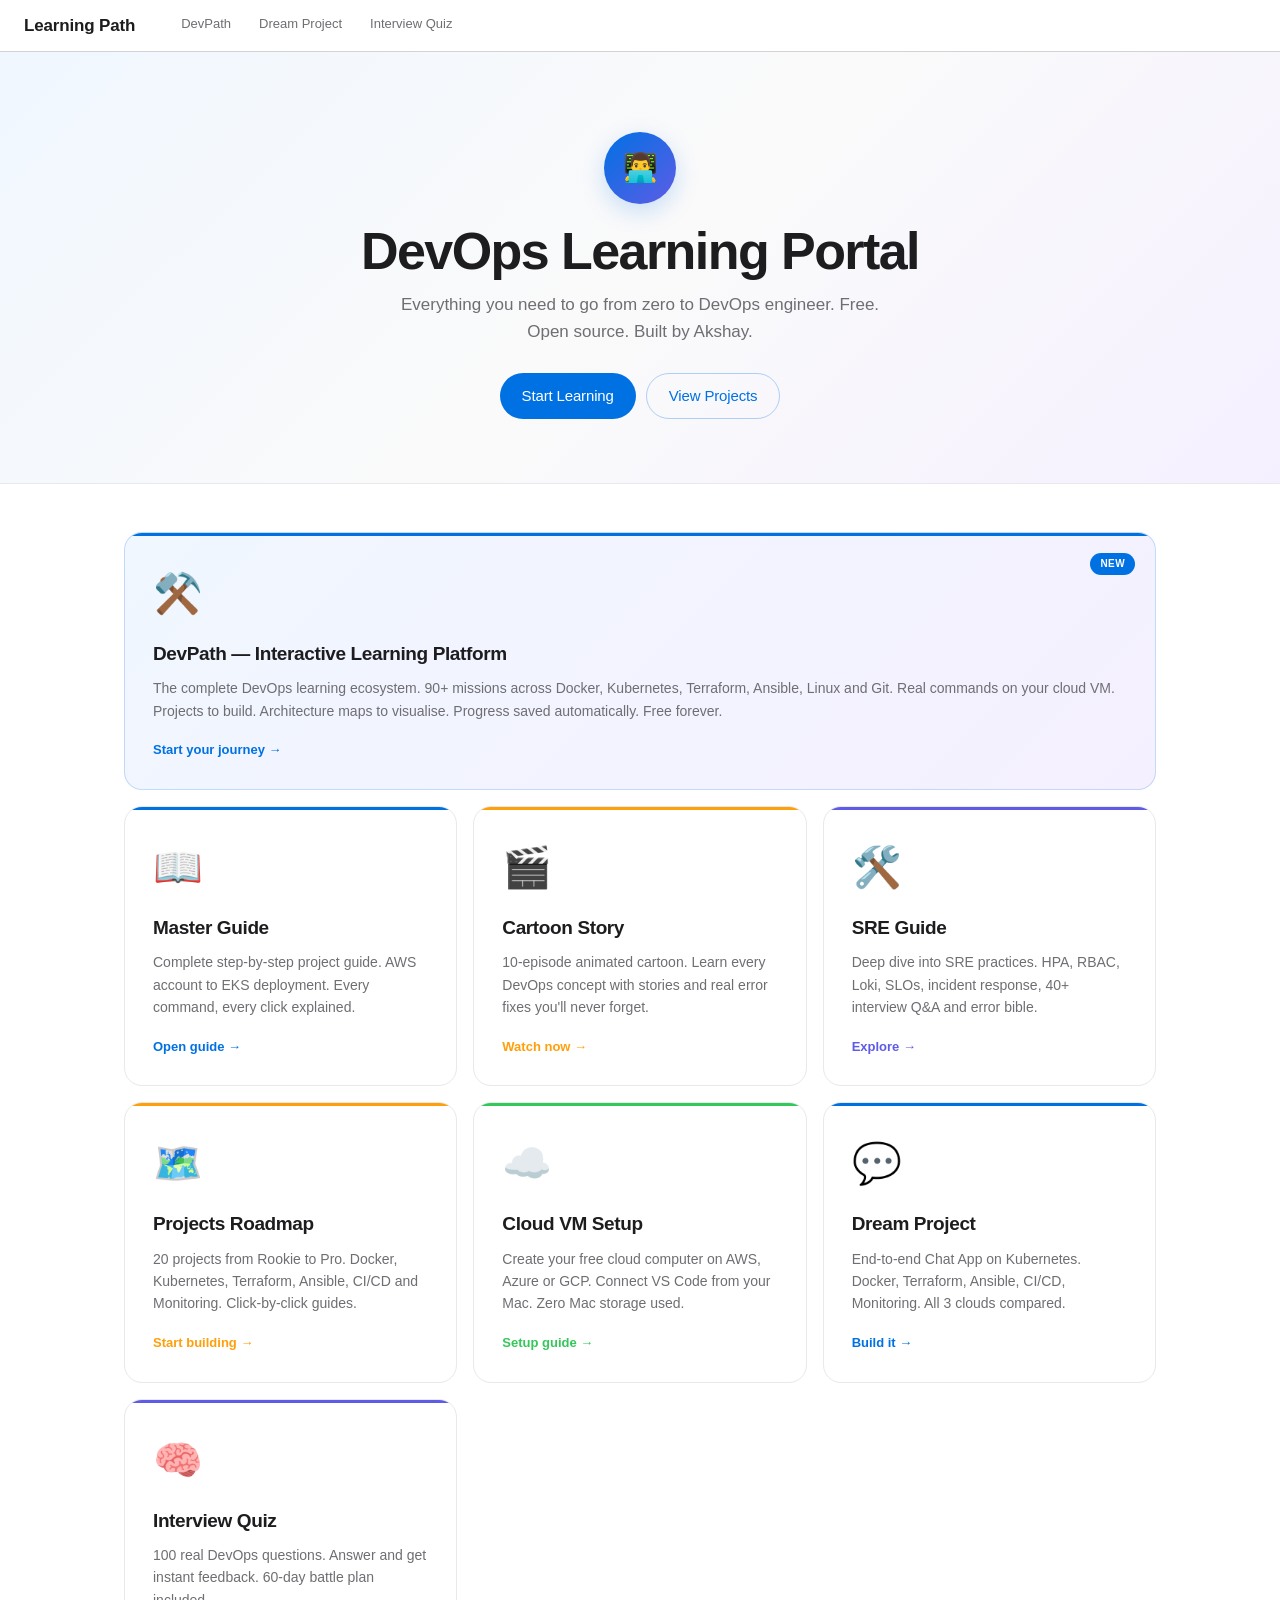
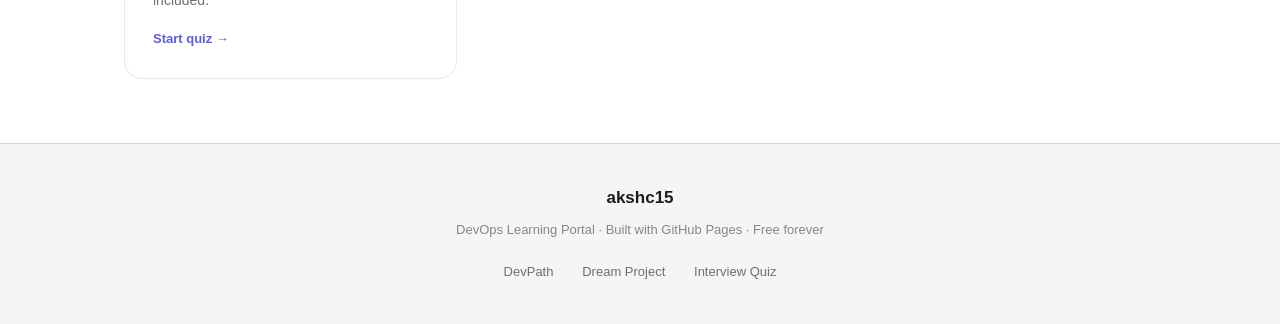
<file: index.html>
<!DOCTYPE html>
<html lang="en">
<head>
<meta charset="UTF-8">
<meta name="viewport" content="width=device-width, initial-scale=1.0">
<title>akshc15 — DevOps Learning Portal</title>
<link rel="stylesheet" href="css/main.css">
<style>
  .hero-gradient {
    background: linear-gradient(135deg, #f0f7ff 0%, #fafafa 50%, #f5f0ff 100%);
    border-bottom: 1px solid #e8e8ed;
    padding: 80px 24px 64px;
    text-align: center;
  }
  .avatar {
    width: 72px; height: 72px;
    border-radius: 50%;
    background: linear-gradient(135deg, #0071e3, #5e5ce6);
    display: flex; align-items: center; justify-content: center;
    font-size: 28px;
    margin: 0 auto 20px;
    box-shadow: 0 8px 24px rgba(0,113,227,0.2);
  }
  .portal-grid {
    display: grid;
    grid-template-columns: repeat(auto-fill, minmax(300px, 1fr));
    gap: 16px;
    max-width: 1080px;
    margin: 48px auto 0;
    padding: 0 24px;
  }
  .portal-card {
    background: white;
    border: 1px solid #e8e8ed;
    border-radius: 18px;
    padding: 28px;
    text-decoration: none;
    display: block;
    transition: all 0.25s;
    position: relative;
    overflow: hidden;
  }
  .portal-card::before {
    content: '';
    position: absolute;
    top: 0; left: 0; right: 0;
    height: 3px;
    background: var(--card-color, #0071e3);
    border-radius: 18px 18px 0 0;
  }
  .portal-card:hover {
    transform: translateY(-4px);
    box-shadow: 0 12px 40px rgba(0,0,0,0.08);
    border-color: rgba(0,113,227,0.2);
  }
  .card-icon {
    font-size: 40px;
    margin-bottom: 14px;
    display: block;
  }
  .card-title {
    font-size: 19px;
    font-weight: 700;
    color: #1d1d1f;
    letter-spacing: -0.02em;
    margin-bottom: 8px;
  }
  .card-desc {
    font-size: 14px;
    color: #6e6e73;
    line-height: 1.6;
    margin-bottom: 18px;
  }
  .card-link {
    font-size: 13px;
    font-weight: 600;
    color: var(--card-color, #0071e3);
    display: flex;
    align-items: center;
    gap: 4px;
  }
  .featured {
    background: linear-gradient(135deg, #f0f7ff, #f5f0ff);
    border-color: rgba(0,113,227,0.2);
  }
  .new-badge {
    position: absolute;
    top: 20px; right: 20px;
    font-size: 10px;
    font-weight: 700;
    color: white;
    background: #0071e3;
    padding: 3px 10px;
    border-radius: 100px;
    letter-spacing: 0.04em;
    text-transform: uppercase;
  }
</style>
</head>
<body>

<!-- NAV -->
<nav class="nav">
  <a href="index.html" class="nav-brand">Learning Path</a>
  <div class="nav-links">
    <a href="devpath.html">DevPath</a>
    <a href="dream-project.html">Dream Project</a>
    <a href="dream-interview.html">Interview Quiz</a>
  </div>
</nav>

<!-- HERO -->
<div class="hero-gradient">
  <div class="avatar">👨‍💻</div>
  <h1 style="font-size:clamp(32px,5vw,52px);letter-spacing:-.03em;margin-bottom:12px;">
    DevOps Learning Portal
  </h1>
  <p style="font-size:17px;color:#6e6e73;max-width:480px;margin:0 auto 28px;line-height:1.6;">
    Everything you need to go from zero to
    DevOps engineer. Free. Open source. Built by Akshay.
  </p>
  <div style="display:flex;gap:10px;justify-content:center;flex-wrap:wrap;">
    <a href="devpath.html" class="btn btn-blue">
      Start Learning
    </a>
    <a href="dream-project.html" class="btn btn-outline">
      View Projects
    </a>
  </div>
</div>

<!-- CARDS GRID -->
<div class="portal-grid">

  <!-- DEVPATH — FEATURED -->
  <a href="devpath.html" class="portal-card featured"
    style="--card-color:#0071e3;grid-column:1/-1;">
    <span class="new-badge">New</span>
    <span class="card-icon">⚒️</span>
    <div class="card-title">DevPath — Interactive Learning Platform</div>
    <p class="card-desc">
      The complete DevOps learning ecosystem.
      90+ missions across Docker, Kubernetes, Terraform,
      Ansible, Linux and Git. Real commands on your cloud VM.
      Projects to build. Architecture maps to visualise.
      Progress saved automatically. Free forever.
    </p>
    <div class="card-link">Start your journey →</div>
  </a>

  <!-- MASTER GUIDE -->
  <a href="devops-mastery-guide.html" class="portal-card"
    style="--card-color:#0071e3;">
    <span class="card-icon">📖</span>
    <div class="card-title">Master Guide</div>
    <p class="card-desc">
      Complete step-by-step project guide.
      AWS account to EKS deployment.
      Every command, every click explained.
    </p>
    <div class="card-link">Open guide →</div>
  </a>

  <!-- CARTOON -->
  <a href="devops-cartoon.html" class="portal-card"
    style="--card-color:#ff9f0a;">
    <span class="card-icon">🎬</span>
    <div class="card-title">Cartoon Story</div>
    <p class="card-desc">
      10-episode animated cartoon.
      Learn every DevOps concept with stories
      and real error fixes you'll never forget.
    </p>
    <div class="card-link" style="color:#ff9f0a;">Watch now →</div>
  </a>

  <!-- SRE -->
  <a href="apple-devops-portal.html" class="portal-card"
    style="--card-color:#5e5ce6;">
    <span class="card-icon">🛠️</span>
    <div class="card-title">SRE Guide</div>
    <p class="card-desc">
      Deep dive into SRE practices.
      HPA, RBAC, Loki, SLOs, incident response,
      40+ interview Q&amp;A and error bible.
    </p>
    <div class="card-link" style="color:#5e5ce6;">Explore →</div>
  </a>

  <!-- PROJECTS ROADMAP -->
  <a href="projects.html" class="portal-card"
    style="--card-color:#ff9f0a;">
    <span class="card-icon">🗺️</span>
    <div class="card-title">Projects Roadmap</div>
    <p class="card-desc">
      20 projects from Rookie to Pro.
      Docker, Kubernetes, Terraform, Ansible,
      CI/CD and Monitoring. Click-by-click guides.
    </p>
    <div class="card-link" style="color:#ff9f0a;">Start building →</div>
  </a>

  <!-- CLOUD VM -->
  <a href="cloud-setup.html" class="portal-card"
    style="--card-color:#34c759;">
    <span class="card-icon">☁️</span>
    <div class="card-title">Cloud VM Setup</div>
    <p class="card-desc">
      Create your free cloud computer on
      AWS, Azure or GCP. Connect VS Code from
      your Mac. Zero Mac storage used.
    </p>
    <div class="card-link" style="color:#34c759;">Setup guide →</div>
  </a>

  <!-- DREAM PROJECT -->
  <a href="dream-project.html" class="portal-card"
    style="--card-color:#0071e3;">
    <span class="card-icon">💬</span>
    <div class="card-title">Dream Project</div>
    <p class="card-desc">
      End-to-end Chat App on Kubernetes.
      Docker, Terraform, Ansible, CI/CD,
      Monitoring. All 3 clouds compared.
    </p>
    <div class="card-link">Build it →</div>
  </a>

  <!-- INTERVIEW QUIZ -->
  <a href="dream-interview.html" class="portal-card"
    style="--card-color:#5e5ce6;">
    <span class="card-icon">🧠</span>
    <div class="card-title">Interview Quiz</div>
    <p class="card-desc">
      100 real DevOps questions.
      Answer and get instant feedback.
      60-day battle plan included.
    </p>
    <div class="card-link" style="color:#5e5ce6;">Start quiz →</div>
  </a>

</div>

<!-- FOOTER -->
<footer style="margin-top:64px;">
  <div class="f-brand">akshc15</div>
  <p>DevOps Learning Portal · Built with GitHub Pages · Free forever</p>
  <div>
    <a href="devpath.html">DevPath</a>
    <a href="dream-project.html">Dream Project</a>
    <a href="dream-interview.html">Interview Quiz</a>
  </div>
</footer>

<script src="js/app.js"></script>
</body>
</html>
</file>
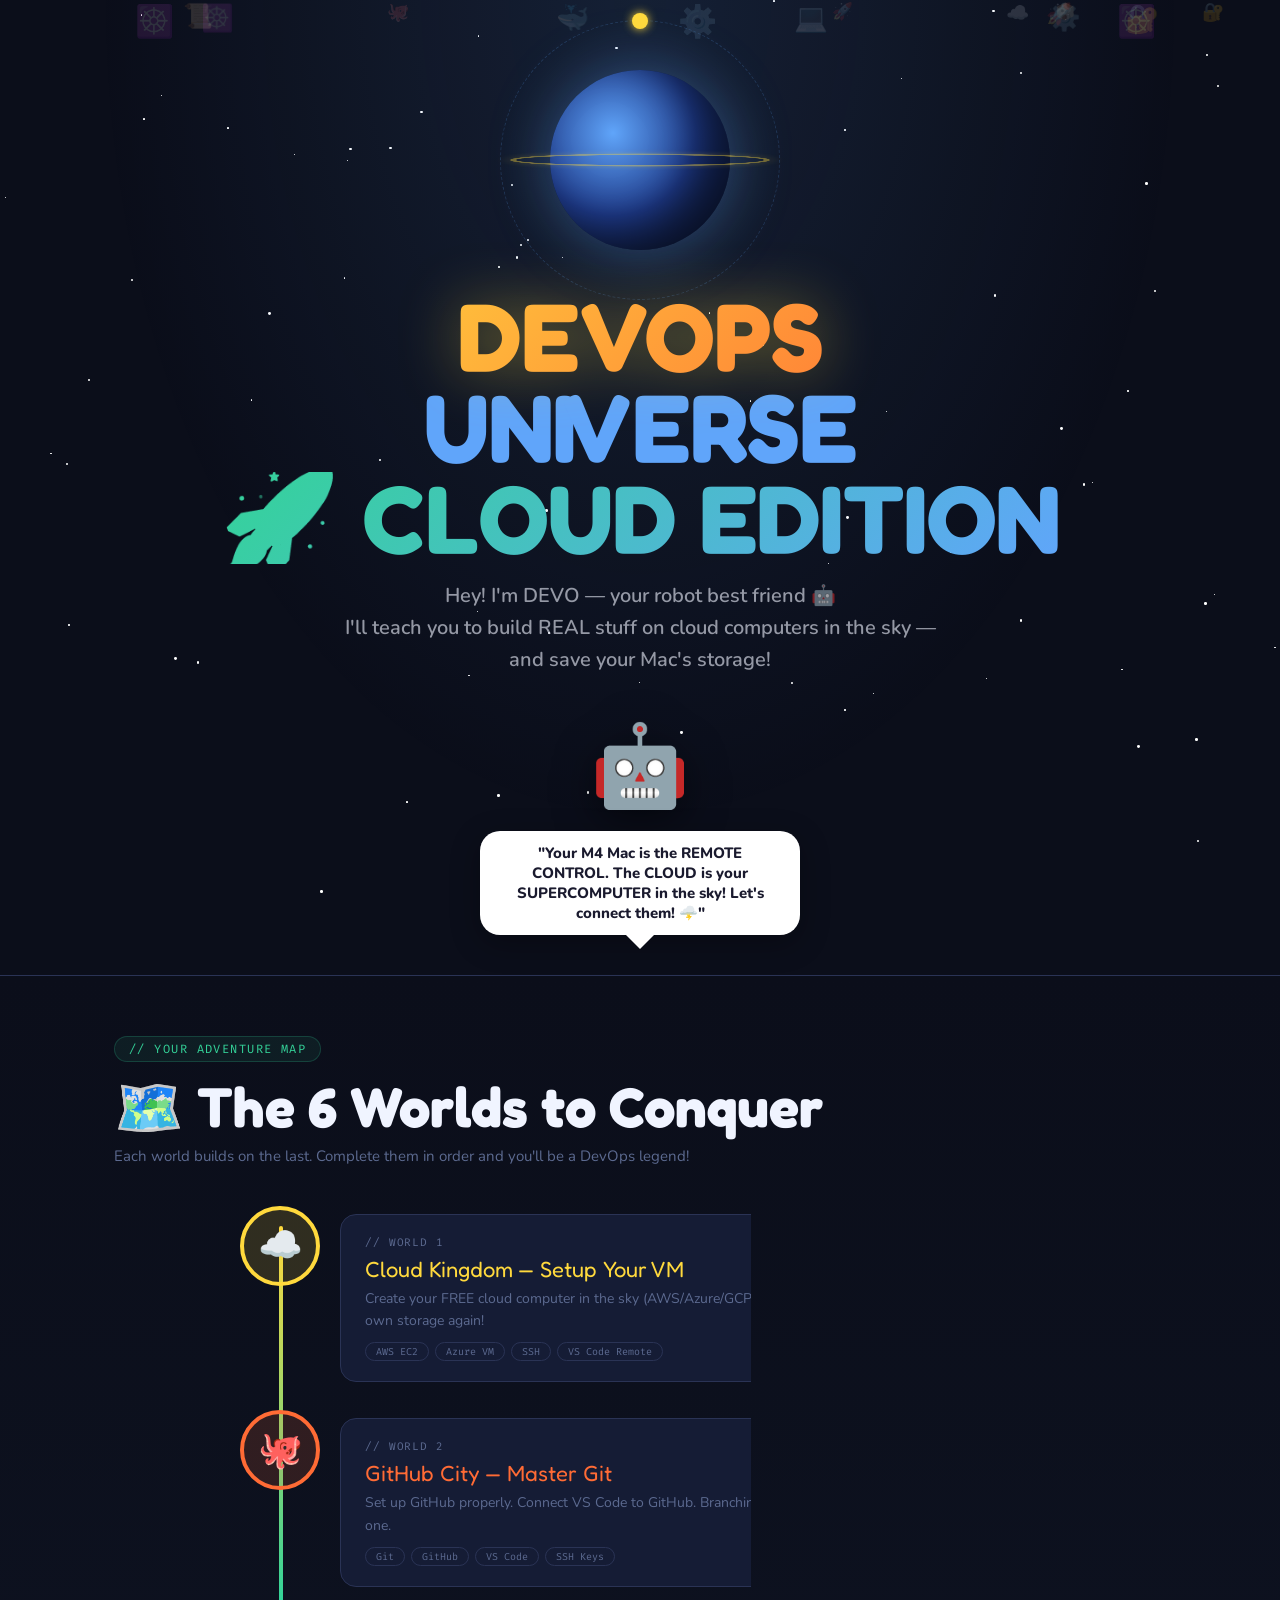
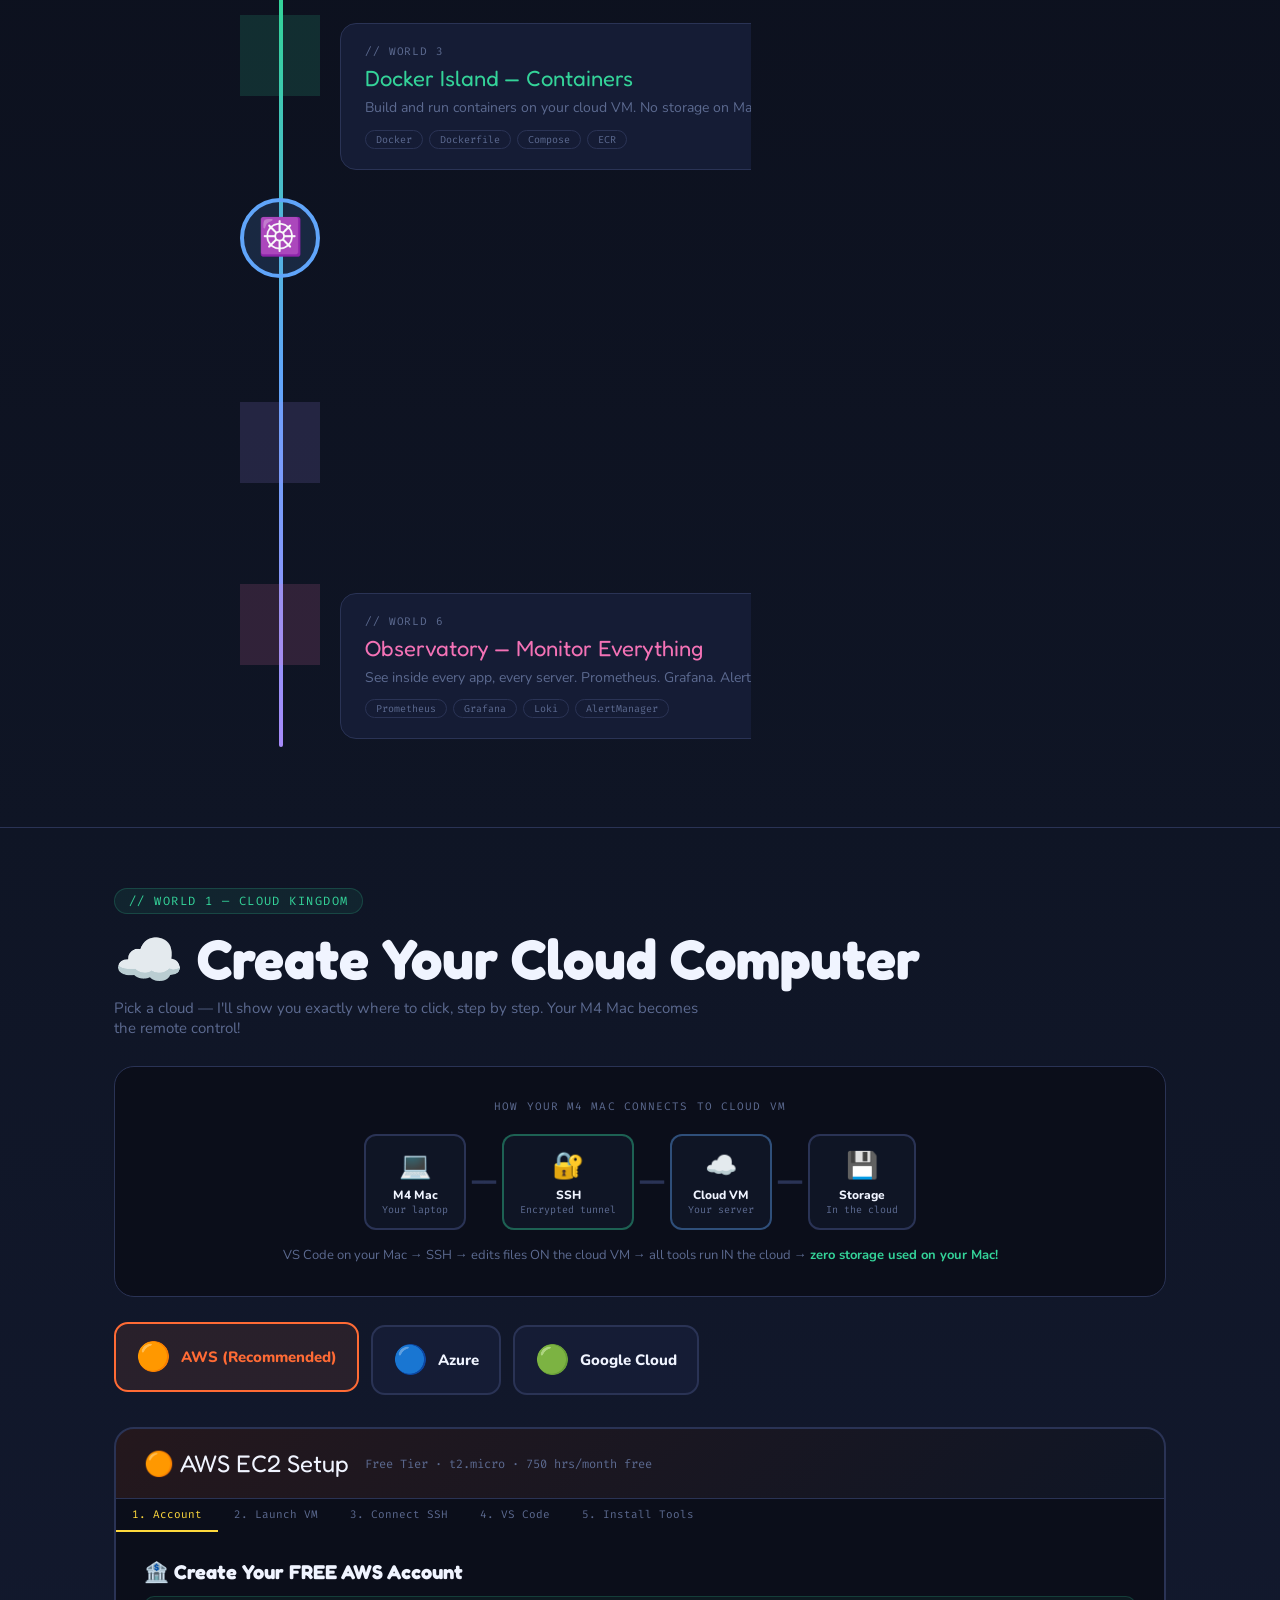
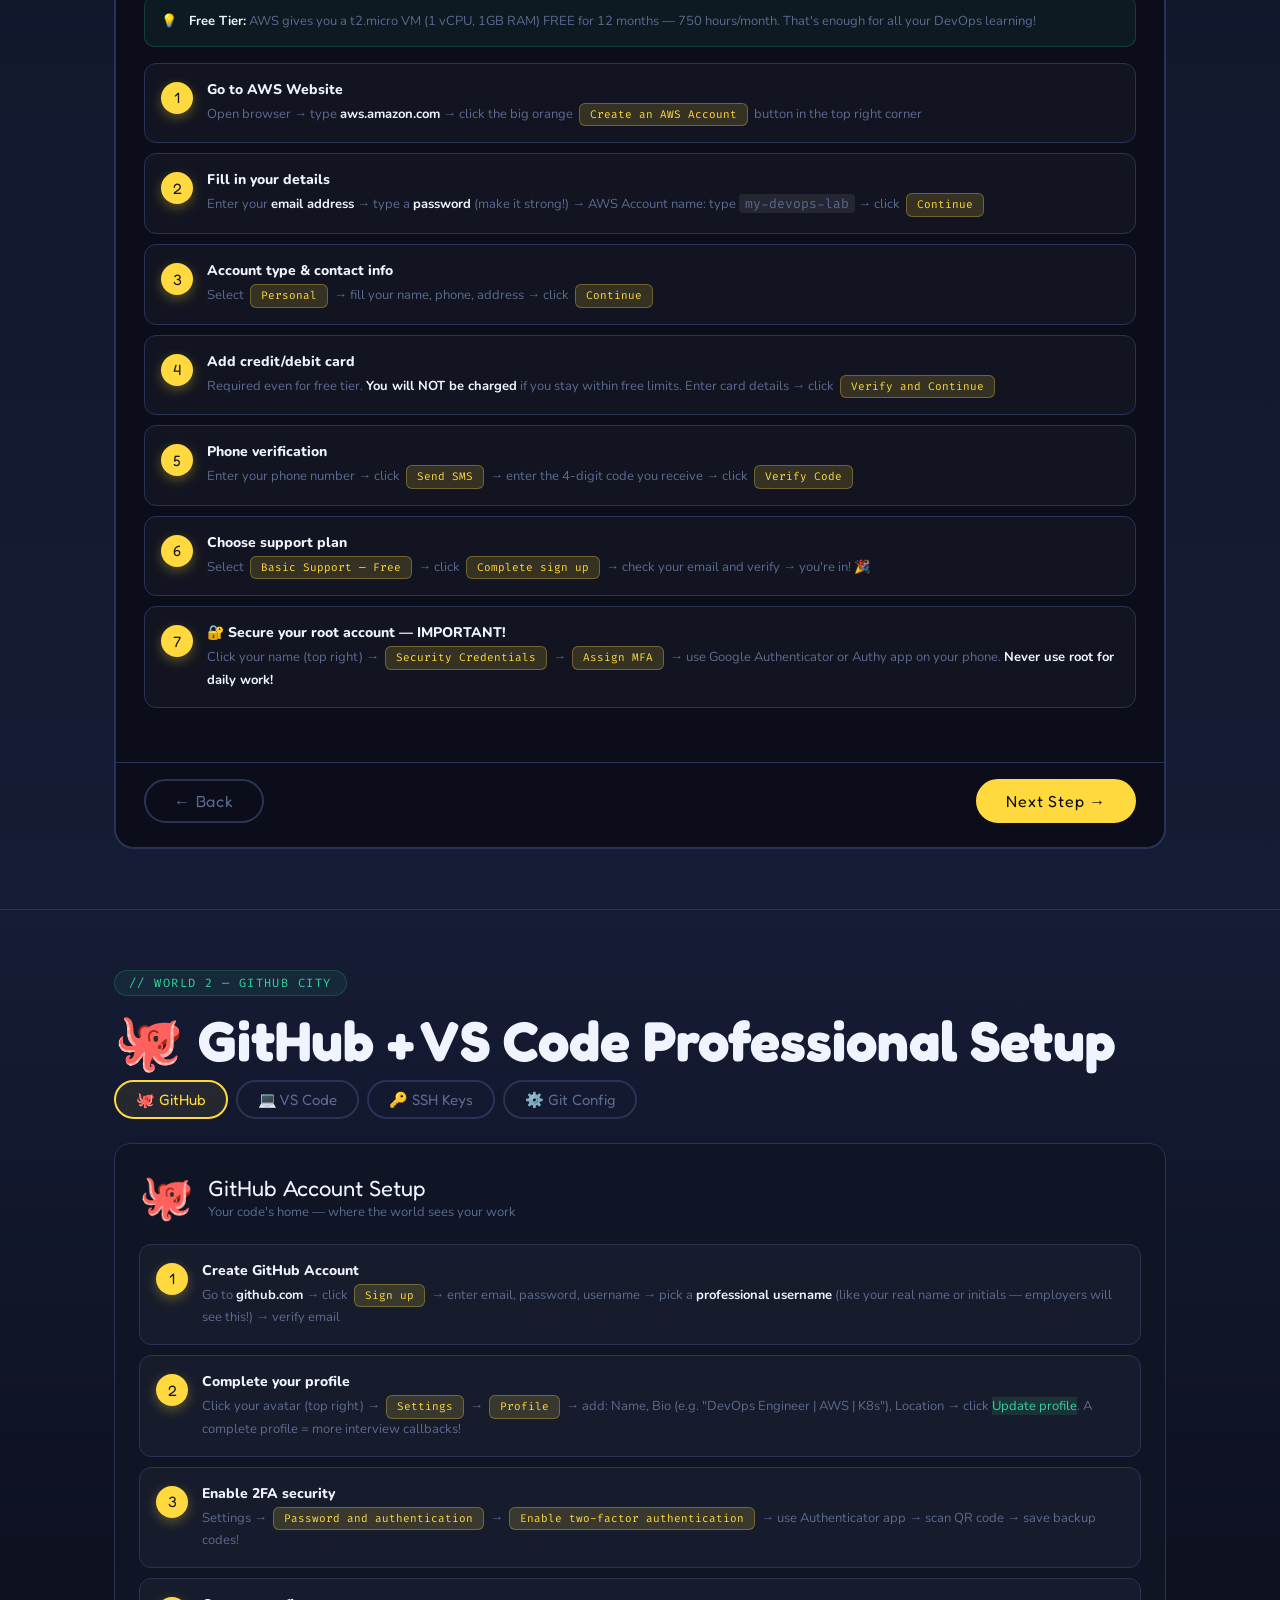
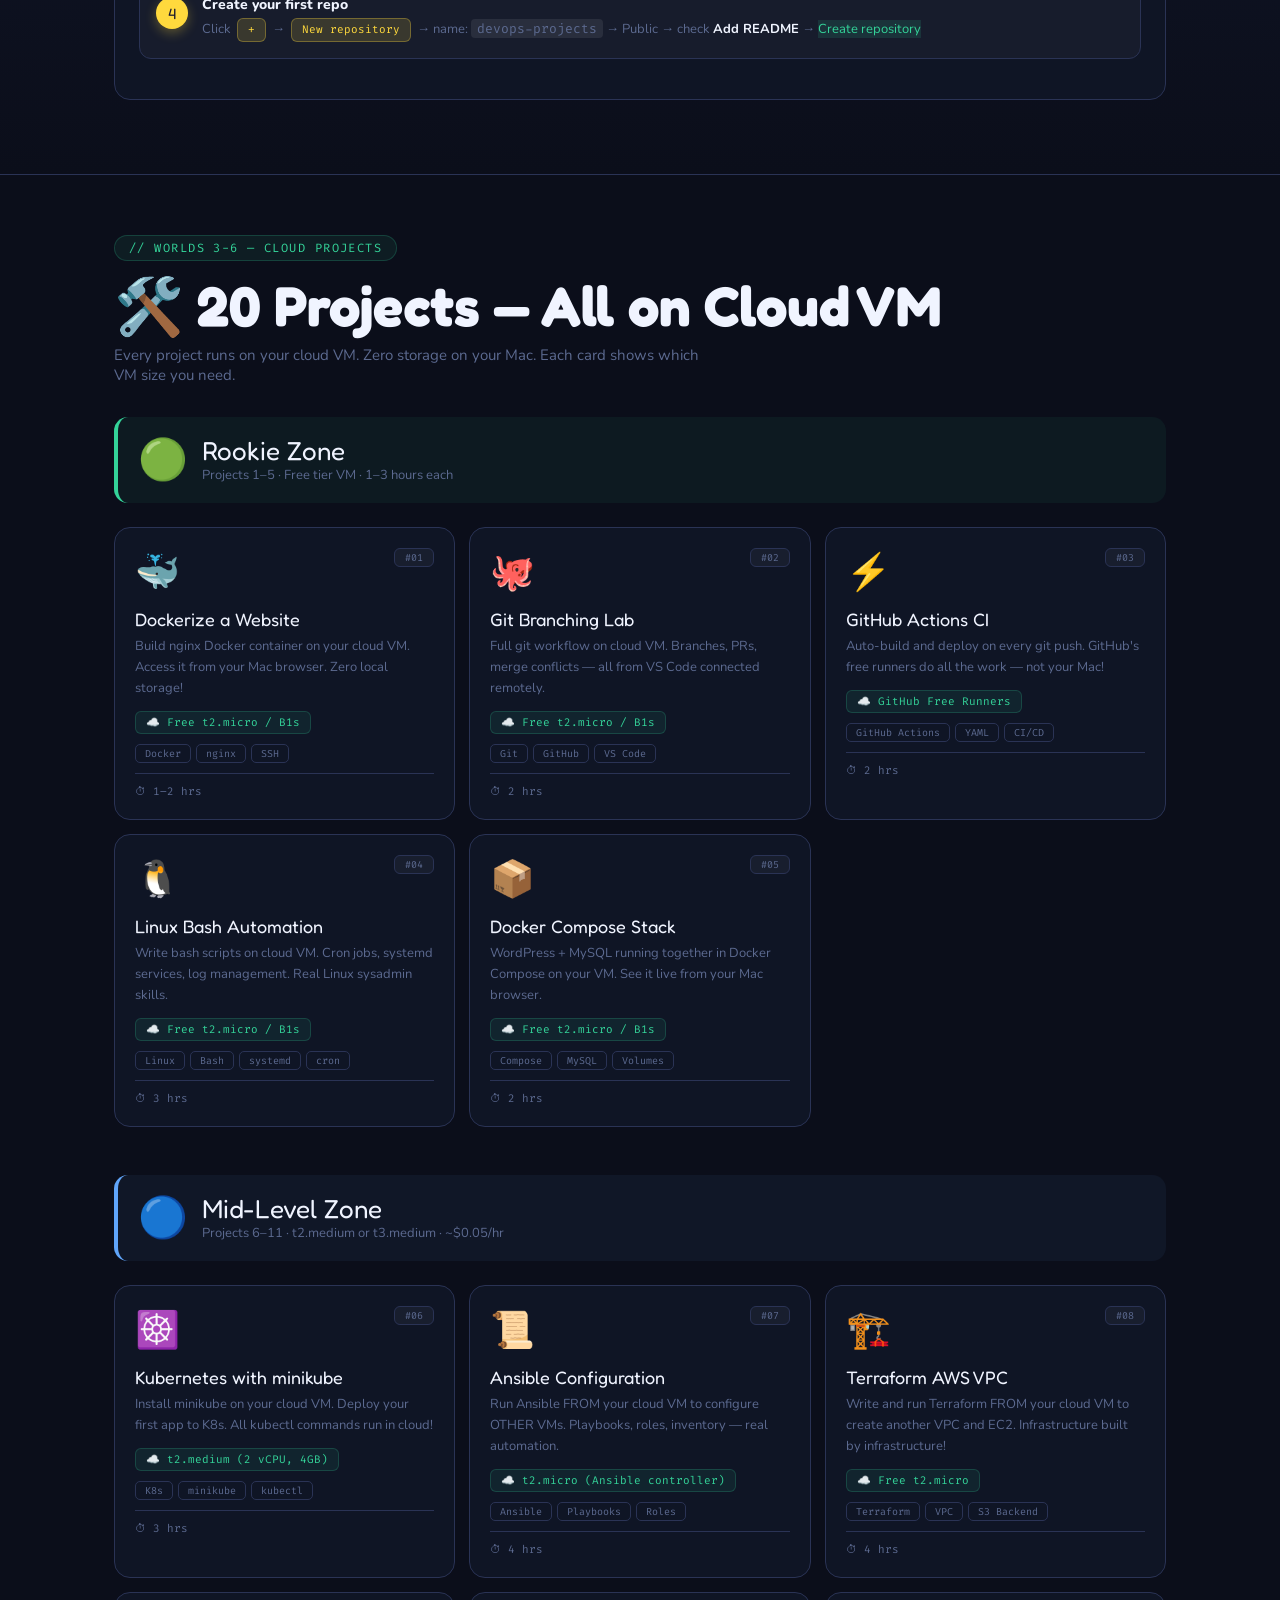
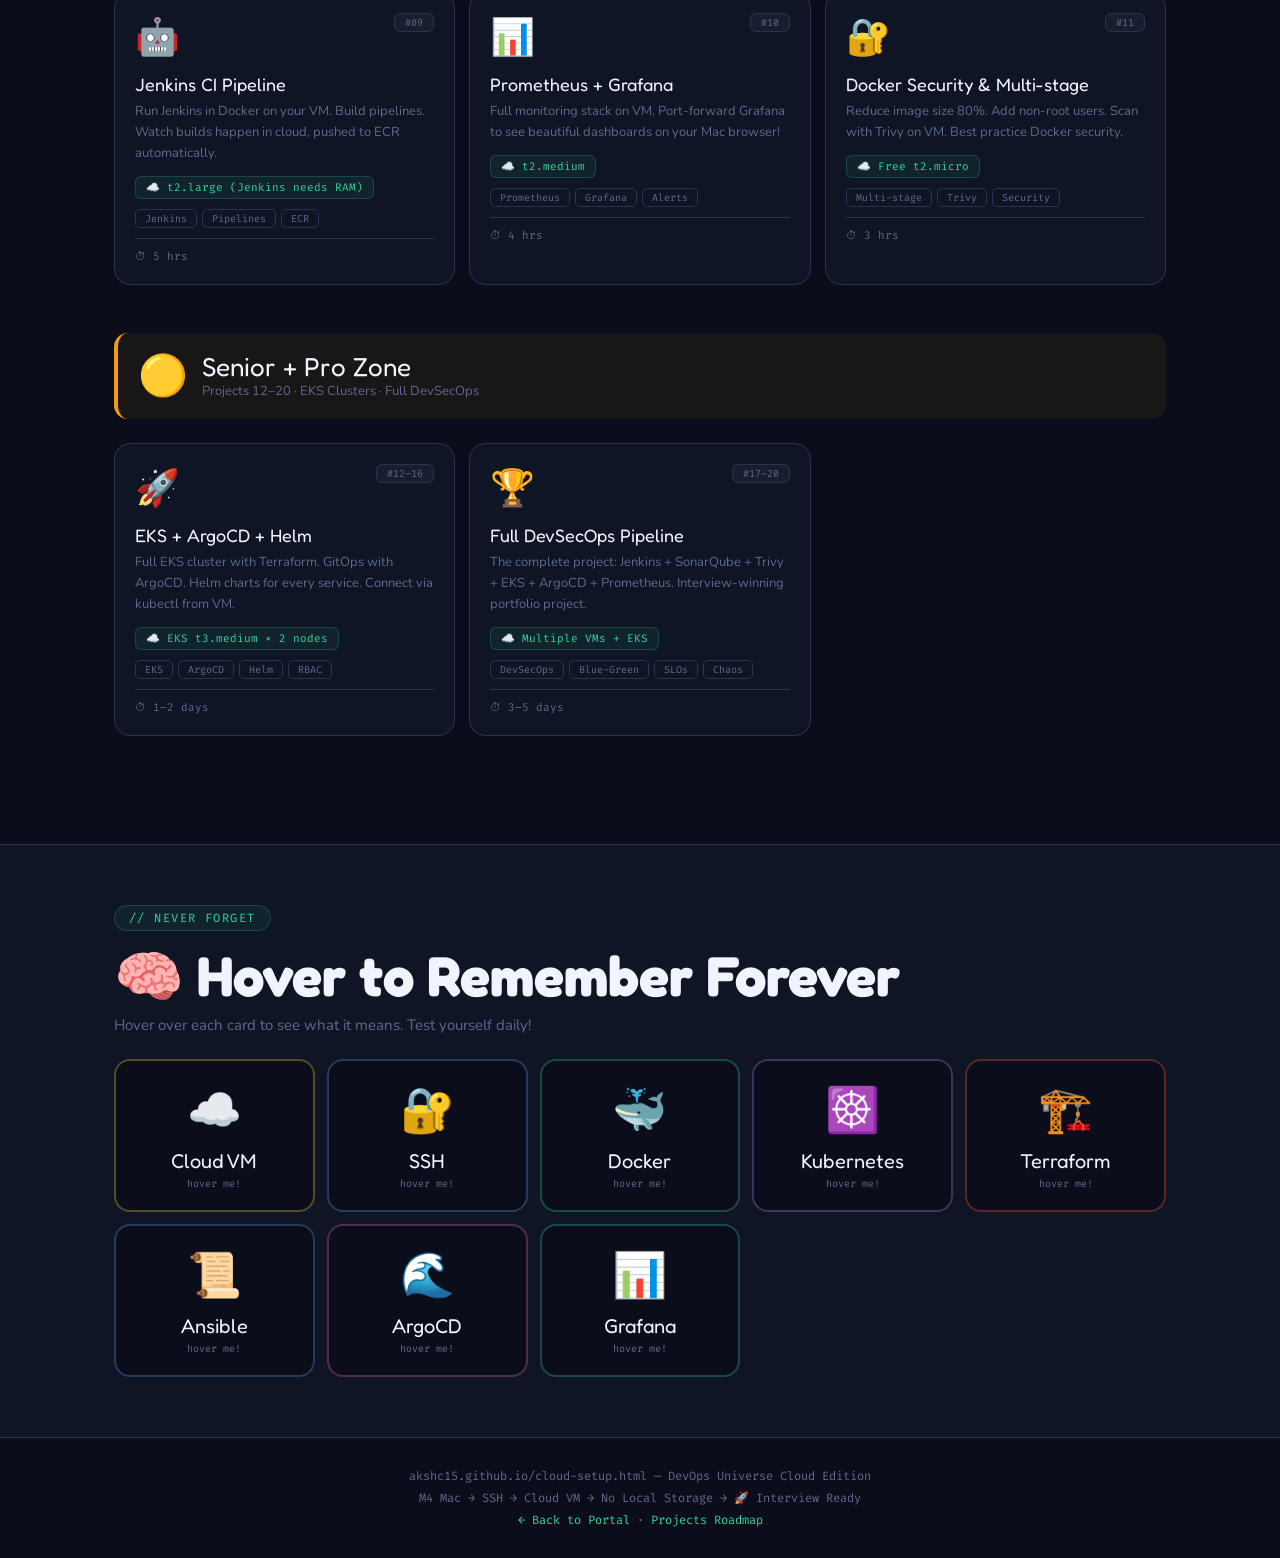
<file: cloud-setup.html>
<!DOCTYPE html>
<html lang="en">
<head>
<meta charset="UTF-8">
<meta name="viewport" content="width=device-width, initial-scale=1.0">
<title>DevOps Universe 🚀 — akshc15</title>
<link href="https://fonts.googleapis.com/css2?family=Fredoka+One&family=Nunito:wght@400;600;700;800;900&family=Fira+Code:wght@400;600&display=swap" rel="stylesheet">
<style>
/* ════════════════════════════════════
   ROOT & RESET
════════════════════════════════════ */
:root {
  --sky:#0b0e1a; --sky2:#0f1525; --sky3:#151c35;
  --sun:#FFD93D; --fire:#FF6B35; --mint:#34d399;
  --sky-blue:#60a5fa; --purple:#a78bfa; --pink:#f472b6;
  --red:#f87171; --white:#f0f4ff; --dim:#2a3355;
  --muted:#5c6a90;
  --fred:'Fredoka One',cursive;
  --nun:'Nunito',sans-serif;
  --code:'Fira Code',monospace;
}
*{margin:0;padding:0;box-sizing:border-box;}
html{scroll-behavior:smooth;}
body{
  background:var(--sky);
  font-family:var(--nun);
  color:var(--white);
  overflow-x:hidden;
  cursor:url("data:image/svg+xml,%3Csvg xmlns='http://www.w3.org/2000/svg' width='32' height='32' viewBox='0 0 32 32'%3E%3Ctext y='24' font-size='24'%3E🚀%3C/text%3E%3C/svg%3E") 0 0, auto;
}

/* ════════════════════════════════════
   FLOATING PARTICLES
════════════════════════════════════ */
#particles{position:fixed;inset:0;pointer-events:none;z-index:0;overflow:hidden;}
.star{
  position:absolute;border-radius:50%;
  background:white;
  animation:starTwinkle var(--d,3s) var(--delay,0s) infinite alternate;
}
@keyframes starTwinkle{from{opacity:.2;transform:scale(1)}to{opacity:1;transform:scale(1.5)}}
.floaty{
  position:absolute;font-size:var(--fs,24px);
  animation:floatUp var(--fd,8s) var(--fdelay,0s) infinite linear;
  opacity:.15;pointer-events:none;
}
@keyframes floatUp{
  0%{transform:translateY(100vh) rotate(0deg);opacity:0}
  10%{opacity:.15}
  90%{opacity:.15}
  100%{transform:translateY(-100px) rotate(360deg);opacity:0}
}

/* ════════════════════════════════════
   HERO — THE UNIVERSE
════════════════════════════════════ */
#universe{
  position:relative;z-index:1;
  min-height:100vh;
  display:flex;flex-direction:column;
  align-items:center;justify-content:center;
  text-align:center;padding:60px 20px 40px;
  background:radial-gradient(ellipse at 50% 0%,rgba(96,165,250,.12) 0%,transparent 60%);
}

/* ANIMATED PLANET */
.planet-wrapper{
  position:relative;width:200px;height:200px;
  margin:0 auto 30px;
}
.planet{
  width:180px;height:180px;border-radius:50%;
  background:radial-gradient(circle at 35% 35%,#60a5fa,#1e3a8a,#0a1128);
  box-shadow:0 0 60px rgba(96,165,250,.4),inset -30px -20px 40px rgba(0,0,0,.5);
  animation:planetSpin 20s linear infinite;
  position:relative;overflow:hidden;margin:10px auto;
}
@keyframes planetSpin{from{filter:hue-rotate(0deg)}to{filter:hue-rotate(15deg)}}
.planet-ring{
  position:absolute;top:50%;left:50%;
  width:260px;height:50px;border-radius:50%;
  border:6px solid rgba(255,217,61,.4);
  transform:translate(-50%,-50%) rotateX(75deg);
  box-shadow:0 0 20px rgba(255,217,61,.2);
  pointer-events:none;
}
.planet-orbit{
  position:absolute;inset:-40px;border-radius:50%;
  border:1px dashed rgba(96,165,250,.2);
  animation:orbitSpin 8s linear infinite;
}
@keyframes orbitSpin{from{transform:rotate(0)}to{transform:rotate(360deg)}}
.orbit-dot{
  position:absolute;top:0;left:50%;
  width:16px;height:16px;border-radius:50%;
  background:var(--sun);
  transform:translate(-50%,-50%);
  box-shadow:0 0 10px var(--sun);
}

.hero-title{
  font-family:var(--fred);
  font-size:clamp(42px,9vw,96px);
  line-height:.95;
  margin-bottom:16px;
  animation:heroIn 1s cubic-bezier(.34,1.56,.64,1) both;
}
@keyframes heroIn{from{transform:scale(.5) rotate(-5deg);opacity:0}to{transform:scale(1) rotate(0);opacity:1}}
.hero-title .t1{
  display:block;
  background:linear-gradient(135deg,var(--sun),var(--fire));
  -webkit-background-clip:text;-webkit-text-fill-color:transparent;
  background-clip:text;
  filter:drop-shadow(0 0 30px rgba(255,217,61,.4));
}
.hero-title .t2{color:var(--sky-blue);display:block;}
.hero-title .t3{
  display:block;
  background:linear-gradient(135deg,var(--mint),var(--sky-blue));
  -webkit-background-clip:text;-webkit-text-fill-color:transparent;
  background-clip:text;
}

.hero-sub{
  font-size:clamp(16px,2.5vw,20px);
  color:rgba(240,244,255,.6);
  max-width:600px;margin:0 auto 36px;
  font-weight:600;line-height:1.6;
  animation:fadeUp .8s .3s both;
}
@keyframes fadeUp{from{opacity:0;transform:translateY(30px)}to{opacity:1;transform:translateY(0)}}

/* MASCOT */
.mascot{
  font-size:80px;display:inline-block;
  animation:mascotBounce 2s ease-in-out infinite;
  filter:drop-shadow(0 10px 20px rgba(0,0,0,.5));
  margin-bottom:10px;
}
@keyframes mascotBounce{0%,100%{transform:translateY(0) rotate(-3deg)}50%{transform:translateY(-20px) rotate(3deg)}}

.speech-bubble{
  background:white;color:#1a1a2e;
  border-radius:20px;padding:12px 20px;
  font-size:15px;font-weight:800;
  box-shadow:0 8px 30px rgba(0,0,0,.3);
  position:relative;display:inline-block;
  max-width:320px;
  animation:fadeUp .8s .5s both;
}
.speech-bubble::before{
  content:'';position:absolute;
  bottom:-14px;left:50%;transform:translateX(-50%);
  border:14px solid transparent;
  border-top:14px solid white;
  border-bottom:none;
}

/* ════════════════════════════════════
   SECTION COMMON
════════════════════════════════════ */
section{
  position:relative;z-index:1;
  padding:60px 0;
}
.container{max-width:1100px;margin:0 auto;padding:0 24px;}

.sec-eyebrow{
  font-family:var(--code);font-size:12px;
  text-transform:uppercase;letter-spacing:.12em;
  color:var(--mint);
  background:rgba(52,211,153,.08);
  border:1px solid rgba(52,211,153,.2);
  padding:4px 14px;border-radius:100px;
  display:inline-block;margin-bottom:16px;
}
.sec-title{
  font-family:var(--fred);
  font-size:clamp(32px,5vw,56px);
  line-height:1;margin-bottom:12px;
}
.sec-desc{color:var(--muted);font-size:15px;max-width:600px;}

/* ════════════════════════════════════
   WORLD MAP — JOURNEY
════════════════════════════════════ */
#journey{background:linear-gradient(180deg,var(--sky) 0%,var(--sky2) 100%);}

.journey-path{
  position:relative;
  display:flex;flex-direction:column;gap:0;
  max-width:800px;margin:40px auto 0;
}
.journey-path::before{
  content:'';
  position:absolute;
  left:39px;top:20px;bottom:20px;width:4px;
  background:linear-gradient(to bottom,var(--sun),var(--mint),var(--sky-blue),var(--purple));
  border-radius:4px;
  z-index:0;
}

.journey-stop{
  display:flex;gap:20px;align-items:flex-start;
  position:relative;z-index:1;margin-bottom:8px;
  animation:stopIn .5s both;
}
@keyframes stopIn{from{opacity:0;transform:translateX(-30px)}to{opacity:1;transform:translateX(0)}}

.stop-icon{
  width:80px;height:80px;border-radius:50%;
  flex-shrink:0;
  display:flex;align-items:center;justify-content:center;
  font-size:36px;
  border:4px solid;
  transition:all .3s;position:relative;z-index:1;
  cursor:pointer;
  animation:iconPulse 3s ease-in-out infinite;
}
@keyframes iconPulse{0%,100%{box-shadow:0 0 0 0 currentColor}50%{box-shadow:0 0 0 8px transparent}}
.stop-icon:hover{transform:scale(1.15) rotate(10deg);}
.si-1{background:rgba(255,217,61,.15);border-color:var(--sun);color:var(--sun);}
.si-2{background:rgba(255,107,53,.15);border-color:var(--fire);color:var(--fire);}
.si-3{background:rgba(52,211,153,.15);border-color:var(--mint);color:var(--mint);}
.si-4{background:rgba(96,165,250,.15);border-color:var(--sky-blue);color:var(--sky-blue);}
.si-5{background:rgba(167,139,250,.15);border-color:var(--purple);color:var(--purple);}
.si-6{background:rgba(244,114,182,.15);border-color:var(--pink);color:var(--pink);}

.stop-content{
  background:var(--sky3);
  border:1px solid var(--dim);
  border-radius:16px;padding:20px 24px;
  flex:1;transition:all .3s;cursor:pointer;margin:8px 0 20px;
}
.stop-content:hover{border-color:var(--sky-blue);transform:translateY(-2px);box-shadow:0 10px 40px rgba(0,0,0,.3);}
.stop-num{
  font-family:var(--code);font-size:11px;
  color:var(--muted);letter-spacing:.08em;margin-bottom:6px;
}
.stop-title{
  font-family:var(--fred);font-size:22px;
  margin-bottom:6px;
}
.stop-desc{color:var(--muted);font-size:14px;line-height:1.6;}
.stop-tags{display:flex;flex-wrap:wrap;gap:6px;margin-top:10px;}
.stag{
  font-family:var(--code);font-size:10px;
  padding:2px 10px;border-radius:100px;
  border:1px solid var(--dim);color:var(--muted);
}

/* ════════════════════════════════════
   CLOUD VM SETUP — BIG INTERACTIVE
════════════════════════════════════ */
#cloud-setup{background:linear-gradient(180deg,var(--sky2) 0%,var(--sky3) 100%);}

/* CLOUD PROVIDER SELECTOR */
.provider-tabs{
  display:flex;gap:12px;flex-wrap:wrap;
  margin-bottom:32px;
}
.ptab{
  display:flex;align-items:center;gap:10px;
  background:var(--sky3);border:2px solid var(--dim);
  border-radius:14px;padding:14px 20px;
  cursor:pointer;transition:all .25s;
  font-weight:800;font-size:15px;
}
.ptab:hover,.ptab.active{transform:translateY(-3px);}
.ptab-aws.active{border-color:var(--fire);background:rgba(255,107,53,.1);color:var(--fire);}
.ptab-azure.active{border-color:var(--sky-blue);background:rgba(96,165,250,.1);color:var(--sky-blue);}
.ptab-gcp.active{border-color:var(--mint);background:rgba(52,211,153,.1);color:var(--mint);}
.ptab-icon{font-size:28px;}

.provider-content{display:none;}
.provider-content.active{display:block;}

/* STEP WIZARD */
.wizard{
  background:var(--sky);
  border:2px solid var(--dim);
  border-radius:20px;overflow:hidden;
}
.wizard-header{
  background:linear-gradient(135deg,rgba(255,107,53,.1),rgba(96,165,250,.05));
  padding:20px 28px;border-bottom:1px solid var(--dim);
  display:flex;align-items:center;gap:16px;flex-wrap:wrap;
}
.wizard-title{font-family:var(--fred);font-size:24px;}
.wizard-steps-nav{
  display:flex;gap:0;overflow-x:auto;
}
.wnav-btn{
  font-family:var(--code);font-size:11px;
  padding:8px 16px;border:none;
  background:transparent;color:var(--muted);
  cursor:pointer;transition:all .2s;
  border-bottom:2px solid transparent;
  white-space:nowrap;
}
.wnav-btn.active{color:var(--sun);border-bottom-color:var(--sun);}
.wnav-btn:hover{color:var(--white);}

.wizard-body{padding:28px;}
.wstep{display:none;}
.wstep.active{display:block;animation:wstepIn .4s both;}
@keyframes wstepIn{from{opacity:0;transform:translateY(16px)}to{opacity:1;transform:translateY(0)}}

/* CLICK GUIDE STEPS */
.click-guide{display:flex;flex-direction:column;gap:10px;margin:16px 0;}
.cg-step{
  display:flex;gap:14px;align-items:flex-start;
  background:rgba(255,255,255,.03);
  border:1px solid var(--dim);
  border-radius:12px;padding:16px;
  transition:all .2s;
}
.cg-step:hover{border-color:var(--sky-blue);background:rgba(96,165,250,.05);}
.cg-num{
  width:32px;height:32px;border-radius:50%;
  background:var(--sun);color:#1a1a2e;
  font-family:var(--fred);font-size:15px;
  display:flex;align-items:center;justify-content:center;
  flex-shrink:0;margin-top:2px;
  box-shadow:0 4px 12px rgba(255,217,61,.3);
}
.cg-content{flex:1;}
.cg-title{font-weight:800;font-size:14px;margin-bottom:4px;}
.cg-desc{color:var(--muted);font-size:13px;line-height:1.6;}
.cg-desc strong{color:var(--white);}
.btn-pill{
  display:inline-flex;align-items:center;gap:4px;
  background:rgba(255,217,61,.15);
  border:1px solid rgba(255,217,61,.3);
  color:var(--sun);
  font-family:var(--code);font-size:11px;
  padding:2px 10px;border-radius:6px;
  margin:0 3px;vertical-align:middle;
}
.btn-pill-blue{background:rgba(96,165,250,.12);border-color:rgba(96,165,250,.3);color:var(--sky-blue);}
.btn-pill-green{background:rgba(52,211,153,.12);border-color:rgba(52,211,153,.3);color:var(--mint);}

/* CODE TERMINAL */
.terminal{
  background:#050810;
  border:1px solid rgba(52,211,153,.3);
  border-radius:12px;overflow:hidden;
  margin:14px 0;
  box-shadow:0 0 30px rgba(52,211,153,.05);
}
.terminal-bar{
  background:#0d1117;
  padding:10px 16px;
  display:flex;align-items:center;gap:8px;
  border-bottom:1px solid rgba(255,255,255,.06);
}
.tb-dot{width:12px;height:12px;border-radius:50%;}
.tb-red{background:#ff5f57;}
.tb-yellow{background:#febc2e;}
.tb-green{background:#28c840;}
.tb-title{font-family:var(--code);font-size:11px;color:var(--muted);margin-left:8px;}
.terminal-body{
  padding:16px 20px;
  font-family:var(--code);font-size:13px;
  line-height:1.9;overflow-x:auto;
}
.tc{color:#374151;}
.tk{color:#818cf8;}
.ts{color:var(--mint);}
.tf{color:var(--sun);}
.tcmd{color:var(--sky-blue);}
.terror{color:var(--red);}
.tfix{color:var(--mint);}
.tpath{color:var(--pink);}

/* WIZARD NAV BUTTONS */
.wizard-nav{
  display:flex;justify-content:space-between;
  padding:16px 28px 24px;
  border-top:1px solid var(--dim);
  margin-top:10px;
}
.wnav-prev,.wnav-next{
  font-family:var(--fred);font-size:16px;
  padding:10px 28px;border-radius:50px;
  border:2px solid;cursor:pointer;
  transition:all .2s;letter-spacing:.05em;
}
.wnav-prev{border-color:var(--dim);color:var(--muted);background:transparent;}
.wnav-prev:hover{border-color:var(--white);color:var(--white);}
.wnav-next{border-color:var(--sun);color:var(--sky);background:var(--sun);}
.wnav-next:hover{transform:translateY(-2px);box-shadow:0 8px 20px rgba(255,217,61,.3);}

/* ════════════════════════════════════
   TOOL CONNECTION DIAGRAM
════════════════════════════════════ */
.connection-map{
  background:var(--sky);border:1px solid var(--dim);
  border-radius:20px;padding:32px;margin:24px 0;
}
.cm-row{
  display:flex;align-items:center;justify-content:center;
  gap:6px;flex-wrap:wrap;margin:8px 0;
}
.cm-box{
  background:var(--sky2);border:2px solid var(--dim);
  border-radius:12px;padding:12px 16px;
  text-align:center;min-width:90px;
  transition:all .3s;cursor:pointer;
}
.cm-box:hover{transform:scale(1.08);border-color:var(--sky-blue);}
.cm-icon{font-size:26px;display:block;margin-bottom:4px;}
.cm-label{font-family:var(--code);font-size:10px;color:var(--muted);}
.cm-name{font-weight:800;font-size:12px;}
.cm-arr{font-size:20px;color:var(--dim);}
.cm-line{
  height:2px;flex:1;min-width:20px;
  background:linear-gradient(to right,var(--dim),var(--sky-blue),var(--dim));
  border-radius:2px;
}

/* ════════════════════════════════════
   PROJECTS GRID — CLOUD VM
════════════════════════════════════ */
#projects{background:var(--sky);}

.level-section{margin-bottom:48px;}
.level-header{
  display:flex;align-items:center;gap:14px;
  margin-bottom:24px;padding:16px 20px;
  border-radius:14px;
  border-left:4px solid;
}
.lh-rookie{background:rgba(52,211,153,.06);border-color:var(--mint);}
.lh-mid{background:rgba(96,165,250,.06);border-color:var(--sky-blue);}
.lh-senior{background:rgba(245,158,11,.06);border-color:#f59e0b;}
.lh-pro{background:rgba(167,139,250,.06);border-color:var(--purple);}

.level-icon{font-size:40px;}
.level-name{font-family:var(--fred);font-size:26px;}
.level-desc{color:var(--muted);font-size:13px;}

.proj-grid{
  display:grid;
  grid-template-columns:repeat(auto-fill,minmax(300px,1fr));
  gap:14px;
}

.pcard{
  background:var(--sky2);
  border:1px solid var(--dim);
  border-radius:16px;padding:20px;
  transition:all .3s;position:relative;
  overflow:hidden;cursor:pointer;
}
.pcard::after{
  content:'';position:absolute;
  inset:0;border-radius:16px;
  background:radial-gradient(circle at var(--mx,50%) var(--my,50%),rgba(96,165,250,.08),transparent 60%);
  opacity:0;transition:opacity .3s;pointer-events:none;
}
.pcard:hover::after{opacity:1;}
.pcard:hover{transform:translateY(-5px);border-color:var(--sky-blue);box-shadow:0 20px 50px rgba(0,0,0,.4);}

.pcard-top{display:flex;justify-content:space-between;align-items:flex-start;margin-bottom:12px;}
.pcard-emoji{font-size:36px;}
.pcard-num{
  font-family:var(--code);font-size:10px;
  color:var(--muted);
  background:rgba(255,255,255,.04);
  border:1px solid var(--dim);
  padding:2px 10px;border-radius:6px;
}
.pcard-title{font-family:var(--fred);font-size:18px;margin-bottom:6px;line-height:1.2;}
.pcard-desc{color:var(--muted);font-size:13px;line-height:1.6;margin-bottom:12px;}
.pcard-vm{
  display:flex;align-items:center;gap:6px;
  font-family:var(--code);font-size:11px;
  color:var(--mint);
  background:rgba(52,211,153,.08);
  border:1px solid rgba(52,211,153,.2);
  padding:3px 10px;border-radius:6px;
  width:fit-content;margin-bottom:10px;
}
.pcard-tags{display:flex;flex-wrap:wrap;gap:5px;}
.ptag{
  font-family:var(--code);font-size:10px;
  padding:2px 9px;border-radius:5px;
  border:1px solid var(--dim);color:var(--muted);
}
.pcard-time{
  font-family:var(--code);font-size:11px;
  color:var(--muted);margin-top:10px;
  padding-top:10px;border-top:1px solid var(--dim);
}

/* ════════════════════════════════════
   TOOL SETUP SECTION
════════════════════════════════════ */
#tools{background:linear-gradient(180deg,var(--sky3) 0%,var(--sky) 100%);}

.tools-tabs{display:flex;gap:8px;flex-wrap:wrap;margin-bottom:24px;}
.ttab{
  font-family:var(--fred);font-size:15px;
  padding:8px 20px;border-radius:50px;
  border:2px solid var(--dim);
  background:transparent;color:var(--muted);
  cursor:pointer;transition:all .2s;
}
.ttab.active,.ttab:hover{border-color:var(--sun);color:var(--sun);background:rgba(255,217,61,.08);}

.tool-content{display:none;}
.tool-content.active{display:block;animation:wstepIn .3s both;}

.tool-card{
  background:var(--sky2);border:1px solid var(--dim);
  border-radius:16px;padding:24px;margin-bottom:14px;
}
.tc-header{
  display:flex;align-items:center;gap:14px;margin-bottom:16px;
}
.tc-icon{font-size:44px;}
.tc-title{font-family:var(--fred);font-size:22px;}
.tc-sub{color:var(--muted);font-size:13px;margin-top:2px;}

/* ════════════════════════════════════
   MEMORY CARDS — NEVER FORGET
════════════════════════════════════ */
#memory{background:var(--sky2);}
.memory-grid{
  display:grid;
  grid-template-columns:repeat(auto-fill,minmax(200px,1fr));
  gap:12px;margin-top:24px;
}
.mem-card{
  background:var(--sky);
  border:2px solid var(--dim);
  border-radius:16px;padding:20px;
  text-align:center;
  transition:all .3s;cursor:pointer;
  position:relative;overflow:hidden;
}
.mem-card:hover{transform:scale(1.05) rotate(-1deg);}
.mem-front,.mem-back{transition:all .3s;}
.mem-card:hover .mem-front{opacity:0;transform:scale(.8);}
.mem-back{
  position:absolute;inset:0;
  display:flex;align-items:center;justify-content:center;
  padding:16px;font-size:13px;font-weight:700;
  background:var(--sky3);border-radius:14px;
  opacity:0;transform:scale(.8);
  transition:all .3s;
  line-height:1.5;
}
.mem-card:hover .mem-back{opacity:1;transform:scale(1);}
.mem-emoji{font-size:44px;margin-bottom:8px;display:block;}
.mem-word{font-family:var(--fred);font-size:20px;}
.mem-hint{font-family:var(--code);font-size:10px;color:var(--muted);margin-top:4px;}

/* ════════════════════════════════════
   FOOTER
════════════════════════════════════ */
footer{
  position:relative;z-index:1;
  background:var(--sky);
  border-top:1px solid var(--dim);
  padding:30px 24px;text-align:center;
  font-family:var(--code);font-size:12px;color:var(--muted);
}
footer a{color:var(--mint);text-decoration:none;}

/* ════════════════════════════════════
   UTILITY
════════════════════════════════════ */
.divider{height:1px;background:linear-gradient(to right,transparent,var(--dim),transparent);margin:24px 0;}
.tip-box{
  display:flex;gap:12px;
  background:rgba(52,211,153,.06);
  border:1px solid rgba(52,211,153,.2);
  border-radius:10px;padding:14px 16px;
  margin:12px 0;font-size:13px;
  line-height:1.6;color:var(--muted);
}
.tip-box strong{color:var(--white);}
.warn-box{
  display:flex;gap:12px;
  background:rgba(248,113,113,.06);
  border:1px solid rgba(248,113,113,.2);
  border-radius:10px;padding:14px 16px;
  margin:12px 0;font-size:13px;color:var(--muted);
}
.warn-box strong{color:var(--white);}
.note-box{
  display:flex;gap:12px;
  background:rgba(96,165,250,.06);
  border:1px solid rgba(96,165,250,.2);
  border-radius:10px;padding:14px 16px;
  margin:12px 0;font-size:13px;color:var(--muted);
}
.note-box strong{color:var(--white);}
h3{font-family:var(--fred);font-size:20px;margin-bottom:10px;}
h4{font-family:var(--code);font-size:12px;text-transform:uppercase;letter-spacing:.08em;color:var(--muted);margin-bottom:8px;}

/* scrollbar */
::-webkit-scrollbar{width:5px;height:5px;}
::-webkit-scrollbar-track{background:var(--sky);}
::-webkit-scrollbar-thumb{background:var(--dim);border-radius:3px;}

/* responsive */
@media(max-width:640px){
  .journey-path::before{left:29px;}
  .stop-icon{width:60px;height:60px;font-size:26px;}
  .wizard-body{padding:16px;}
}
</style>
</head>
<body>

<!-- PARTICLES -->
<div id="particles"></div>

<!-- ══════════════════════════════════════
     HERO — THE UNIVERSE
══════════════════════════════════════ -->
<section id="universe">
  <div class="planet-wrapper">
    <div class="planet"></div>
    <div class="planet-ring"></div>
    <div class="planet-orbit"><div class="orbit-dot"></div></div>
  </div>

  <h1 class="hero-title">
    <span class="t1">DEVOPS</span>
    <span class="t2">UNIVERSE</span>
    <span class="t3">🚀 CLOUD EDITION</span>
  </h1>
  <p class="hero-sub">Hey! I'm DEVO — your robot best friend 🤖<br>I'll teach you to build REAL stuff on cloud computers in the sky — and save your Mac's storage!</p>

  <div class="mascot">🤖</div>
  <div class="speech-bubble">
    "Your M4 Mac is the REMOTE CONTROL. The CLOUD is your SUPERCOMPUTER in the sky! Let's connect them! 🌩️"
  </div>
</section>

<!-- ══════════════════════════════════════
     THE JOURNEY MAP
══════════════════════════════════════ -->
<section id="journey" style="border-top:1px solid var(--dim);">
  <div class="container">
    <div class="sec-eyebrow">// your adventure map</div>
    <h2 class="sec-title">🗺️ The 6 Worlds to Conquer</h2>
    <p class="sec-desc">Each world builds on the last. Complete them in order and you'll be a DevOps legend!</p>

    <div class="journey-path">
      <div class="journey-stop" style="animation-delay:.1s">
        <div class="stop-icon si-1">☁️</div>
        <div class="stop-content" onclick="location='#cloud-setup'">
          <div class="stop-num">// WORLD 1</div>
          <div class="stop-title" style="color:var(--sun)">Cloud Kingdom — Setup Your VM</div>
          <div class="stop-desc">Create your FREE cloud computer in the sky (AWS/Azure/GCP). Connect from M4 Mac. Never use your own storage again!</div>
          <div class="stop-tags">
            <span class="stag">AWS EC2</span><span class="stag">Azure VM</span><span class="stag">SSH</span><span class="stag">VS Code Remote</span>
          </div>
        </div>
      </div>

      <div class="journey-stop" style="animation-delay:.2s">
        <div class="stop-icon si-2">🐙</div>
        <div class="stop-content" onclick="location='#tools'">
          <div class="stop-num">// WORLD 2</div>
          <div class="stop-title" style="color:var(--fire)">GitHub City — Master Git</div>
          <div class="stop-desc">Set up GitHub properly. Connect VS Code to GitHub. Branching, PRs, Actions — the pro way from day one.</div>
          <div class="stop-tags">
            <span class="stag">Git</span><span class="stag">GitHub</span><span class="stag">VS Code</span><span class="stag">SSH Keys</span>
          </div>
        </div>
      </div>

      <div class="journey-stop" style="animation-delay:.3s">
        <div class="stop-icon si-3">🐳</div>
        <div class="stop-content" onclick="location='#projects'">
          <div class="stop-num">// WORLD 3</div>
          <div class="stop-title" style="color:var(--mint)">Docker Island — Containers</div>
          <div class="stop-desc">Build and run containers on your cloud VM. No storage on Mac. Everything runs in the cloud!</div>
          <div class="stop-tags">
            <span class="stag">Docker</span><span class="stag">Dockerfile</span><span class="stag">Compose</span><span class="stag">ECR</span>
          </div>
        </div>
      </div>

      <div class="journey-stop" style="animation-delay:.4s">
        <div class="stop-icon si-4">☸️</div>
        <div class="stop-content" onclick="location='#projects'">
          <div class="stop-num">// WORLD 4</div>
          <div class="stop-title" style="color:var(--sky-blue)">Kubernetes Galaxy — Orchestration</div>
          <div class="stop-desc">Deploy apps to Kubernetes clusters. Scale them. Monitor them. The most in-demand skill in DevOps 2026.</div>
          <div class="stop-tags">
            <span class="stag">K8s</span><span class="stag">EKS</span><span class="stag">Helm</span><span class="stag">ArgoCD</span>
          </div>
        </div>
      </div>

      <div class="journey-stop" style="animation-delay:.5s">
        <div class="stop-icon si-5">🏗️</div>
        <div class="stop-content" onclick="location='#projects'">
          <div class="stop-num">// WORLD 5</div>
          <div class="stop-title" style="color:var(--purple)">Terraform Fortress — IaC</div>
          <div class="stop-desc">Write code that BUILDS cloud infrastructure. No clicking. Repeatable. Versioned. Professional.</div>
          <div class="stop-tags">
            <span class="stag">Terraform</span><span class="stag">Ansible</span><span class="stag">IaC</span><span class="stag">Modules</span>
          </div>
        </div>
      </div>

      <div class="journey-stop" style="animation-delay:.6s">
        <div class="stop-icon si-6">📊</div>
        <div class="stop-content" onclick="location='#projects'">
          <div class="stop-num">// WORLD 6</div>
          <div class="stop-title" style="color:var(--pink)">Observatory — Monitor Everything</div>
          <div class="stop-desc">See inside every app, every server. Prometheus. Grafana. Alerts. SLOs. The eyes of your system.</div>
          <div class="stop-tags">
            <span class="stag">Prometheus</span><span class="stag">Grafana</span><span class="stag">Loki</span><span class="stag">AlertManager</span>
          </div>
        </div>
      </div>
    </div>
  </div>
</section>

<!-- ══════════════════════════════════════
     CLOUD VM SETUP — THE BIG ONE
══════════════════════════════════════ -->
<section id="cloud-setup" style="border-top:1px solid var(--dim);">
  <div class="container">
    <div class="sec-eyebrow">// world 1 — cloud kingdom</div>
    <h2 class="sec-title">☁️ Create Your Cloud Computer</h2>
    <p class="sec-desc">Pick a cloud — I'll show you exactly where to click, step by step. Your M4 Mac becomes the remote control!</p>

    <!-- HOW IT WORKS DIAGRAM -->
    <div class="connection-map" style="margin:28px 0;">
      <div style="font-family:var(--code);font-size:11px;color:var(--muted);text-align:center;margin-bottom:20px;text-transform:uppercase;letter-spacing:.1em">How Your M4 Mac Connects to Cloud VM</div>
      <div class="cm-row">
        <div class="cm-box">
          <span class="cm-icon">💻</span>
          <div class="cm-name">M4 Mac</div>
          <div class="cm-label">Your laptop</div>
        </div>
        <div class="cm-arr">━━</div>
        <div class="cm-box" style="border-color:rgba(52,211,153,.4)">
          <span class="cm-icon">🔐</span>
          <div class="cm-name">SSH</div>
          <div class="cm-label">Encrypted tunnel</div>
        </div>
        <div class="cm-arr">━━</div>
        <div class="cm-box" style="border-color:rgba(96,165,250,.4)">
          <span class="cm-icon">☁️</span>
          <div class="cm-name">Cloud VM</div>
          <div class="cm-label">Your server</div>
        </div>
        <div class="cm-arr">━━</div>
        <div class="cm-box">
          <span class="cm-icon">💾</span>
          <div class="cm-name">Storage</div>
          <div class="cm-label">In the cloud</div>
        </div>
      </div>
      <div style="text-align:center;margin-top:16px;font-size:13px;color:var(--muted);">
        VS Code on your Mac → SSH → edits files ON the cloud VM → all tools run IN the cloud → <strong style="color:var(--mint)">zero storage used on your Mac!</strong>
      </div>
    </div>

    <!-- PROVIDER TABS -->
    <div class="provider-tabs">
      <div class="ptab ptab-aws active" onclick="switchProvider('aws')">
        <span class="ptab-icon">🟠</span> AWS (Recommended)
      </div>
      <div class="ptab ptab-azure" onclick="switchProvider('azure')">
        <span class="ptab-icon">🔵</span> Azure
      </div>
      <div class="ptab ptab-gcp" onclick="switchProvider('gcp')">
        <span class="ptab-icon">🟢</span> Google Cloud
      </div>
    </div>

    <!-- ── AWS ── -->
    <div class="provider-content active" id="prov-aws">
      <div class="wizard">
        <div class="wizard-header">
          <div class="wizard-title">🟠 AWS EC2 Setup</div>
          <div style="font-family:var(--code);font-size:12px;color:var(--muted);">Free Tier · t2.micro · 750 hrs/month free</div>
        </div>
        <div class="wizard-steps-nav">
          <button class="wnav-btn active" onclick="switchWStep('aws',0,this)">1. Account</button>
          <button class="wnav-btn" onclick="switchWStep('aws',1,this)">2. Launch VM</button>
          <button class="wnav-btn" onclick="switchWStep('aws',2,this)">3. Connect SSH</button>
          <button class="wnav-btn" onclick="switchWStep('aws',3,this)">4. VS Code</button>
          <button class="wnav-btn" onclick="switchWStep('aws',4,this)">5. Install Tools</button>
        </div>

        <div class="wizard-body">
          <!-- STEP 0: ACCOUNT -->
          <div class="wstep active" id="aws-step-0">
            <h3>🏦 Create Your FREE AWS Account</h3>
            <div class="tip-box"><span>💡</span><div><strong>Free Tier:</strong> AWS gives you a t2.micro VM (1 vCPU, 1GB RAM) FREE for 12 months — 750 hours/month. That's enough for all your DevOps learning!</div></div>
            <div class="click-guide">
              <div class="cg-step">
                <div class="cg-num">1</div>
                <div class="cg-content">
                  <div class="cg-title">Go to AWS Website</div>
                  <div class="cg-desc">Open browser → type <strong>aws.amazon.com</strong> → click the big orange <span class="btn-pill">Create an AWS Account</span> button in the top right corner</div>
                </div>
              </div>
              <div class="cg-step">
                <div class="cg-num">2</div>
                <div class="cg-content">
                  <div class="cg-title">Fill in your details</div>
                  <div class="cg-desc">Enter your <strong>email address</strong> → type a <strong>password</strong> (make it strong!) → AWS Account name: type <code style="background:rgba(255,255,255,.08);padding:1px 6px;border-radius:4px;font-family:var(--code)">my-devops-lab</code> → click <span class="btn-pill">Continue</span></div>
                </div>
              </div>
              <div class="cg-step">
                <div class="cg-num">3</div>
                <div class="cg-content">
                  <div class="cg-title">Account type & contact info</div>
                  <div class="cg-desc">Select <span class="btn-pill">Personal</span> → fill your name, phone, address → click <span class="btn-pill">Continue</span></div>
                </div>
              </div>
              <div class="cg-step">
                <div class="cg-num">4</div>
                <div class="cg-content">
                  <div class="cg-title">Add credit/debit card</div>
                  <div class="cg-desc">Required even for free tier. <strong>You will NOT be charged</strong> if you stay within free limits. Enter card details → click <span class="btn-pill">Verify and Continue</span></div>
                </div>
              </div>
              <div class="cg-step">
                <div class="cg-num">5</div>
                <div class="cg-content">
                  <div class="cg-title">Phone verification</div>
                  <div class="cg-desc">Enter your phone number → click <span class="btn-pill">Send SMS</span> → enter the 4-digit code you receive → click <span class="btn-pill">Verify Code</span></div>
                </div>
              </div>
              <div class="cg-step">
                <div class="cg-num">6</div>
                <div class="cg-content">
                  <div class="cg-title">Choose support plan</div>
                  <div class="cg-desc">Select <span class="btn-pill">Basic Support — Free</span> → click <span class="btn-pill">Complete sign up</span> → check your email and verify → you're in! 🎉</div>
                </div>
              </div>
              <div class="cg-step">
                <div class="cg-num">7</div>
                <div class="cg-content">
                  <div class="cg-title">🔐 Secure your root account — IMPORTANT!</div>
                  <div class="cg-desc">Click your name (top right) → <span class="btn-pill">Security Credentials</span> → <span class="btn-pill">Assign MFA</span> → use Google Authenticator or Authy app on your phone. <strong>Never use root for daily work!</strong></div>
                </div>
              </div>
            </div>
          </div>

          <!-- STEP 1: LAUNCH VM -->
          <div class="wstep" id="aws-step-1">
            <h3>🚀 Launch Your EC2 Virtual Machine</h3>
            <div class="tip-box"><span>🤖</span><div><strong>What is EC2?</strong> Elastic Compute Cloud = a computer in Amazon's data center that YOU control. Think of it as renting a powerful PC in the sky!</div></div>
            <div class="click-guide">
              <div class="cg-step">
                <div class="cg-num">1</div>
                <div class="cg-content">
                  <div class="cg-title">Go to EC2 Dashboard</div>
                  <div class="cg-desc">In AWS Console (console.aws.amazon.com) → top search bar → type <strong>EC2</strong> → click <strong>EC2</strong> in results → you see the EC2 dashboard</div>
                </div>
              </div>
              <div class="cg-step">
                <div class="cg-num">2</div>
                <div class="cg-content">
                  <div class="cg-title">Launch Instance</div>
                  <div class="cg-desc">Click the big orange <span class="btn-pill">Launch instance</span> button</div>
                </div>
              </div>
              <div class="cg-step">
                <div class="cg-num">3</div>
                <div class="cg-content">
                  <div class="cg-title">Name your VM</div>
                  <div class="cg-desc">In "Name and tags" box → type <code style="background:rgba(255,255,255,.08);padding:1px 6px;border-radius:4px;font-family:var(--code)">devops-lab-vm</code></div>
                </div>
              </div>
              <div class="cg-step">
                <div class="cg-num">4</div>
                <div class="cg-content">
                  <div class="cg-title">Choose Operating System</div>
                  <div class="cg-desc">Under "Application and OS Images" → click <span class="btn-pill">Ubuntu</span> → make sure it says <strong>Ubuntu Server 22.04 LTS</strong> → look for <span class="btn-pill-green">Free tier eligible</span> label</div>
                </div>
              </div>
              <div class="cg-step">
                <div class="cg-num">5</div>
                <div class="cg-content">
                  <div class="cg-title">Choose instance size</div>
                  <div class="cg-desc">Under "Instance type" → select <strong>t2.micro</strong> → you'll see <span class="btn-pill-green">Free tier eligible</span> next to it. This gives you 1 CPU + 1GB RAM free!</div>
                </div>
              </div>
              <div class="cg-step">
                <div class="cg-num">6</div>
                <div class="cg-content">
                  <div class="cg-title">Create SSH Key Pair (your password to login)</div>
                  <div class="cg-desc">Under "Key pair" → click <span class="btn-pill">Create new key pair</span> → Name: <code style="background:rgba(255,255,255,.08);padding:1px 6px;border-radius:4px;font-family:var(--code)">devops-key</code> → Type: RSA → Format: <strong>.pem</strong> → click <span class="btn-pill">Create key pair</span>. A file downloads — <strong>SAVE IT SAFELY</strong>, you can never download it again!</div>
                </div>
              </div>
              <div class="cg-step">
                <div class="cg-num">7</div>
                <div class="cg-content">
                  <div class="cg-title">Network settings (firewall)</div>
                  <div class="cg-desc">Check these 3 boxes: ✅ <strong>Allow SSH traffic from My IP</strong> &nbsp; ✅ <strong>Allow HTTPS traffic</strong> &nbsp; ✅ <strong>Allow HTTP traffic</strong></div>
                </div>
              </div>
              <div class="cg-step">
                <div class="cg-num">8</div>
                <div class="cg-content">
                  <div class="cg-title">Storage — increase it!</div>
                  <div class="cg-desc">Under "Configure storage" → change 8 GB to <strong>20 GB</strong> (still free tier!) → this is where all your code and tools will live in the cloud</div>
                </div>
              </div>
              <div class="cg-step">
                <div class="cg-num">9</div>
                <div class="cg-content">
                  <div class="cg-title">Launch! 🚀</div>
                  <div class="cg-desc">Click <span class="btn-pill">Launch instance</span> → wait 1-2 minutes → click <span class="btn-pill">View all instances</span> → your VM shows "Running" with a green dot ✅ → note down the <strong>Public IPv4 address</strong> (looks like 54.123.45.67)</div>
                </div>
              </div>
            </div>
          </div>

          <!-- STEP 2: CONNECT SSH -->
          <div class="wstep" id="aws-step-2">
            <h3>🔐 Connect to Your VM via SSH from M4 Mac</h3>
            <div class="tip-box"><span>🧠</span><div><strong>SSH = Secure Shell.</strong> It's like a magic tunnel from your Mac to your cloud VM. Once connected, every command you type runs on the cloud computer — not your Mac!</div></div>
            <div class="terminal">
              <div class="terminal-bar">
                <div class="tb-dot tb-red"></div><div class="tb-dot tb-yellow"></div><div class="tb-dot tb-green"></div>
                <div class="tb-title">Terminal — M4 Mac</div>
              </div>
              <div class="terminal-body">
<span class="tc"># Step 1: Move key file to .ssh folder and secure it</span><br>
<span class="tcmd">mv</span> ~/Downloads/devops-key.pem ~/.ssh/<br>
<span class="tcmd">chmod</span> <span class="tf">400</span> ~/.ssh/devops-key.pem<br>
<span class="tc"># chmod 400 = only YOU can read this file (required by SSH)</span><br><br>
<span class="tc"># Step 2: Connect! Replace IP with your EC2 Public IPv4</span><br>
<span class="tcmd">ssh</span> <span class="tf">-i</span> ~/.ssh/devops-key.pem ubuntu@<span class="ts">YOUR-EC2-IP</span><br><br>
<span class="tc"># First time: it asks "Are you sure you want to continue?"</span><br>
<span class="tc"># Type: yes  then press Enter</span><br><br>
<span class="tc"># 🎉 You'll see this — you're now INSIDE your cloud VM!</span><br>
ubuntu@ip-172-31-xx-xx:~$
              </div>
            </div>
            <div class="tip-box"><span>💡</span><div><strong>Make SSH easier — create a shortcut!</strong> Add this to <code style="font-family:var(--code)">~/.ssh/config</code> on your Mac:</div></div>
            <div class="terminal">
              <div class="terminal-bar">
                <div class="tb-dot tb-red"></div><div class="tb-dot tb-yellow"></div><div class="tb-dot tb-green"></div>
                <div class="tb-title">~/.ssh/config</div>
              </div>
              <div class="terminal-body">
<span class="tcmd">nano</span> ~/.ssh/config<br><br>
<span class="tc"># Paste this (replace IP):</span><br>
Host devops-vm<br>
&nbsp;&nbsp;HostName <span class="ts">YOUR-EC2-IP</span><br>
&nbsp;&nbsp;User ubuntu<br>
&nbsp;&nbsp;IdentityFile ~/.ssh/devops-key.pem<br><br>
<span class="tc"># Save: Ctrl+X → Y → Enter</span><br><br>
<span class="tc"># Now connect with just this!</span><br>
<span class="tcmd">ssh</span> devops-vm
              </div>
            </div>
          </div>

          <!-- STEP 3: VS CODE -->
          <div class="wstep" id="aws-step-3">
            <h3>💻 Connect VS Code on Your Mac to the Cloud VM</h3>
            <div class="tip-box"><span>🤖</span><div><strong>This is MAGIC!</strong> VS Code on your Mac will open files that are ACTUALLY stored on your cloud VM. You type code on Mac, it saves in cloud. Zero Mac storage used!</div></div>
            <div class="click-guide">
              <div class="cg-step">
                <div class="cg-num">1</div>
                <div class="cg-content">
                  <div class="cg-title">Install VS Code on your M4 Mac</div>
                  <div class="cg-desc">Go to <strong>code.visualstudio.com</strong> → click <span class="btn-pill">Download for Mac</span> (Apple Silicon) → open the downloaded .zip → drag VS Code to Applications folder</div>
                </div>
              </div>
              <div class="cg-step">
                <div class="cg-num">2</div>
                <div class="cg-content">
                  <div class="cg-title">Install Remote-SSH Extension</div>
                  <div class="cg-desc">Open VS Code → press <strong>Cmd+Shift+X</strong> (Extensions panel) → search <strong>Remote - SSH</strong> → click <span class="btn-pill-green">Install</span> on the one by Microsoft (it has millions of installs)</div>
                </div>
              </div>
              <div class="cg-step">
                <div class="cg-num">3</div>
                <div class="cg-content">
                  <div class="cg-title">Connect to your VM!</div>
                  <div class="cg-desc">Press <strong>Cmd+Shift+P</strong> → type <strong>Remote-SSH: Connect to Host</strong> → click it → select <strong>devops-vm</strong> (from your SSH config) → a new VS Code window opens — this window is running ON your cloud VM! 🎉</div>
                </div>
              </div>
              <div class="cg-step">
                <div class="cg-num">4</div>
                <div class="cg-content">
                  <div class="cg-title">Open a folder on the VM</div>
                  <div class="cg-desc">In the new VS Code window → <strong>File</strong> → <strong>Open Folder</strong> → type <code style="background:rgba(255,255,255,.08);padding:1px 6px;border-radius:4px;font-family:var(--code)">/home/ubuntu</code> → click <span class="btn-pill">OK</span>. You're now browsing the cloud VM's files!</div>
                </div>
              </div>
              <div class="cg-step">
                <div class="cg-num">5</div>
                <div class="cg-content">
                  <div class="cg-title">Open integrated terminal</div>
                  <div class="cg-desc">Press <strong>Ctrl+`</strong> (backtick) → a terminal opens at the bottom → this terminal is running on your CLOUD VM — type <code style="background:rgba(255,255,255,.08);padding:1px 6px;border-radius:4px;font-family:var(--code)">pwd</code> → it shows <strong>/home/ubuntu</strong> — you're in the cloud! ☁️</div>
                </div>
              </div>
            </div>
            <div class="warn-box"><span>⚠️</span><div><strong>VS Code tip:</strong> The bottom-left corner of VS Code shows a green SSH badge like <strong>SSH: devops-vm</strong> — this means you're connected to the cloud. If it shows nothing, you're working locally on your Mac.</div></div>
          </div>

          <!-- STEP 4: INSTALL TOOLS -->
          <div class="wstep" id="aws-step-4">
            <h3>⚙️ Install ALL DevOps Tools on Your Cloud VM</h3>
            <div class="tip-box"><span>🤖</span><div>Run this ONE script and your VM gets: Docker, Git, kubectl, Terraform, Ansible, Helm, AWS CLI, Node.js, Python — everything for your entire DevOps journey!</div></div>
            <div class="terminal">
              <div class="terminal-bar">
                <div class="tb-dot tb-red"></div><div class="tb-dot tb-yellow"></div><div class="tb-dot tb-green"></div>
                <div class="tb-title">Cloud VM Terminal (in VS Code)</div>
              </div>
              <div class="terminal-body">
<span class="tc"># Run this on your Cloud VM terminal in VS Code</span><br>
<span class="tc"># ════ MASTER SETUP SCRIPT ════</span><br><br>

<span class="tc"># 1. Update system</span><br>
<span class="tcmd">sudo apt update -y && sudo apt upgrade -y</span><br><br>

<span class="tc"># 2. Install Docker</span><br>
<span class="tcmd">curl -fsSL https://get.docker.com | sudo sh</span><br>
<span class="tcmd">sudo usermod -aG docker ubuntu</span><br>
<span class="tc"># Log out and back in after this for Docker to work without sudo</span><br><br>

<span class="tc"># 3. Install Git</span><br>
<span class="tcmd">sudo apt install git -y</span><br>
<span class="tcmd">git config --global user.name</span> <span class="ts">"Your Name"</span><br>
<span class="tcmd">git config --global user.email</span> <span class="ts">"your@email.com"</span><br><br>

<span class="tc"># 4. Install kubectl</span><br>
<span class="tcmd">curl -LO "https://dl.k8s.io/release/$(curl -sL https://dl.k8s.io/release/stable.txt)/bin/linux/amd64/kubectl"</span><br>
<span class="tcmd">sudo install -o root -g root -m 0755 kubectl /usr/local/bin/kubectl</span><br><br>

<span class="tc"># 5. Install Terraform</span><br>
<span class="tcmd">sudo snap install terraform --classic</span><br><br>

<span class="tc"># 6. Install Ansible</span><br>
<span class="tcmd">sudo apt install ansible -y</span><br><br>

<span class="tc"># 7. Install Helm</span><br>
<span class="tcmd">curl https://raw.githubusercontent.com/helm/helm/main/scripts/get-helm-3 | bash</span><br><br>

<span class="tc"># 8. Install AWS CLI</span><br>
<span class="tcmd">curl "https://awscli.amazonaws.com/awscli-exe-linux-x86_64.zip" -o "awscliv2.zip"</span><br>
<span class="tcmd">unzip awscliv2.zip && sudo ./aws/install</span><br><br>

<span class="tc"># 9. Install Node.js 20</span><br>
<span class="tcmd">curl -fsSL https://deb.nodesource.com/setup_20.x | sudo -E bash -</span><br>
<span class="tcmd">sudo apt install nodejs -y</span><br><br>

<span class="tc"># ✅ Verify everything</span><br>
<span class="tcmd">docker --version && git --version && kubectl version --client && terraform --version</span>
              </div>
            </div>
            <div class="tip-box"><span>🎉</span><div><strong>All tools are now on your cloud VM!</strong> Your Mac has zero extra software installed (except VS Code and SSH — tiny!). All the heavy stuff lives in the cloud.</div></div>
          </div>
        </div>
        <div class="wizard-nav">
          <button class="wnav-prev" onclick="prevStep('aws')">← Back</button>
          <button class="wnav-next" onclick="nextStep('aws')">Next Step →</button>
        </div>
      </div>
    </div>

    <!-- ── AZURE ── -->
    <div class="provider-content" id="prov-azure">
      <div class="wizard">
        <div class="wizard-header">
          <div class="wizard-title">🔵 Azure VM Setup</div>
          <div style="font-family:var(--code);font-size:12px;color:var(--muted);">Free Tier · B1s · 750 hrs/month free for 12 months</div>
        </div>
        <div class="wizard-steps-nav">
          <button class="wnav-btn active" onclick="switchWStep('azure',0,this)">1. Account</button>
          <button class="wnav-btn" onclick="switchWStep('azure',1,this)">2. Create VM</button>
          <button class="wnav-btn" onclick="switchWStep('azure',2,this)">3. Connect</button>
          <button class="wnav-btn" onclick="switchWStep('azure',3,this)">4. VS Code</button>
        </div>
        <div class="wizard-body">
          <div class="wstep active" id="azure-step-0">
            <h3>🔵 Create Azure Free Account</h3>
            <div class="tip-box"><span>🎁</span><div><strong>Azure free tier:</strong> $200 credit for 30 days + B1s VM (1 vCPU, 1GB RAM) free for 12 months. Also includes free SQL, Blob storage, and more!</div></div>
            <div class="click-guide">
              <div class="cg-step"><div class="cg-num">1</div><div class="cg-content"><div class="cg-title">Go to Azure Free Account page</div><div class="cg-desc">Open <strong>azure.microsoft.com/free</strong> → click <span class="btn-pill-blue">Start free</span></div></div></div>
              <div class="cg-step"><div class="cg-num">2</div><div class="cg-content"><div class="cg-title">Sign in or create Microsoft account</div><div class="cg-desc">Use existing Microsoft/Outlook account OR click <span class="btn-pill">Create one</span> → enter email → create password → verify email</div></div></div>
              <div class="cg-step"><div class="cg-num">3</div><div class="cg-content"><div class="cg-title">Fill profile & add card</div><div class="cg-desc">Enter your details → add credit card (for identity only, <strong>not charged in free tier</strong>) → phone verification → click <span class="btn-pill-blue">Sign up</span></div></div></div>
              <div class="cg-step"><div class="cg-num">4</div><div class="cg-content"><div class="cg-title">Enter Azure Portal</div><div class="cg-desc">You'll land at <strong>portal.azure.com</strong> — this is your Azure control panel. Bookmark it!</div></div></div>
            </div>
          </div>
          <div class="wstep" id="azure-step-1">
            <h3>🖥️ Create Your Azure Virtual Machine</h3>
            <div class="click-guide">
              <div class="cg-step"><div class="cg-num">1</div><div class="cg-content"><div class="cg-title">Find Virtual Machines</div><div class="cg-desc">In Azure Portal → search bar at top → type <strong>Virtual machines</strong> → click it → click <span class="btn-pill-blue">+ Create</span> → <span class="btn-pill-blue">Azure virtual machine</span></div></div></div>
              <div class="cg-step"><div class="cg-num">2</div><div class="cg-content"><div class="cg-title">Basic settings</div><div class="cg-desc">Resource group: click <span class="btn-pill">Create new</span> → name: <code style="font-family:var(--code);background:rgba(255,255,255,.08);padding:1px 6px;border-radius:4px">devops-lab-rg</code> → VM name: <code style="font-family:var(--code);background:rgba(255,255,255,.08);padding:1px 6px;border-radius:4px">devops-lab-vm</code> → Region: choose nearest to you</div></div></div>
              <div class="cg-step"><div class="cg-num">3</div><div class="cg-content"><div class="cg-title">Image & Size</div><div class="cg-desc">Image: <strong>Ubuntu Server 22.04 LTS</strong> → Size: click <span class="btn-pill">See all sizes</span> → search <strong>B1s</strong> → select it (look for free tier label) → click <span class="btn-pill-blue">Select</span></div></div></div>
              <div class="cg-step"><div class="cg-num">4</div><div class="cg-content"><div class="cg-title">SSH Authentication</div><div class="cg-desc">Authentication type: <strong>SSH public key</strong> → Username: <code style="font-family:var(--code);background:rgba(255,255,255,.08);padding:1px 6px;border-radius:4px">azureuser</code> → Key pair name: <code style="font-family:var(--code);background:rgba(255,255,255,.08);padding:1px 6px;border-radius:4px">devops-azure-key</code></div></div></div>
              <div class="cg-step"><div class="cg-num">5</div><div class="cg-content"><div class="cg-title">Review + Create</div><div class="cg-desc">Click <span class="btn-pill-blue">Review + create</span> → wait for validation → click <span class="btn-pill-blue">Create</span> → a popup says "Download private key" → click <span class="btn-pill-blue">Download private key and create resource</span> → SAVE the .pem file!</div></div></div>
            </div>
          </div>
          <div class="wstep" id="azure-step-2">
            <h3>🔐 Connect to Azure VM via SSH</h3>
            <div class="terminal">
              <div class="terminal-bar"><div class="tb-dot tb-red"></div><div class="tb-dot tb-yellow"></div><div class="tb-dot tb-green"></div><div class="tb-title">Terminal — M4 Mac</div></div>
              <div class="terminal-body">
<span class="tc"># Secure the key</span><br>
<span class="tcmd">chmod 400</span> ~/Downloads/devops-azure-key.pem<br>
<span class="tcmd">mv</span> ~/Downloads/devops-azure-key.pem ~/.ssh/<br><br>
<span class="tc"># Get VM IP: Azure Portal → Virtual Machines → your VM → Public IP</span><br>
<span class="tcmd">ssh</span> <span class="tf">-i</span> ~/.ssh/devops-azure-key.pem azureuser@<span class="ts">YOUR-AZURE-VM-IP</span><br><br>
<span class="tc"># Add to SSH config for easy access:</span><br>
Host azure-vm<br>
&nbsp;&nbsp;HostName <span class="ts">YOUR-AZURE-IP</span><br>
&nbsp;&nbsp;User azureuser<br>
&nbsp;&nbsp;IdentityFile ~/.ssh/devops-azure-key.pem
              </div>
            </div>
          </div>
          <div class="wstep" id="azure-step-3">
            <h3>💻 VS Code → Azure VM (same as AWS!)</h3>
            <div class="note-box"><span>💡</span><div>The VS Code Remote-SSH steps are <strong>identical to AWS</strong> — just use <code style="font-family:var(--code)">azure-vm</code> as the host name instead. Install the same tools script. Everything works the same!</div></div>
            <div class="tip-box"><span>🤖</span><div>Once connected in VS Code, run the same Master Setup Script from the AWS Step 4 tab — it works on any Ubuntu VM whether it's AWS, Azure, or GCP!</div></div>
          </div>
        </div>
        <div class="wizard-nav">
          <button class="wnav-prev" onclick="prevStep('azure')">← Back</button>
          <button class="wnav-next" onclick="nextStep('azure')">Next Step →</button>
        </div>
      </div>
    </div>

    <!-- ── GCP ── -->
    <div class="provider-content" id="prov-gcp">
      <div class="wizard">
        <div class="wizard-header">
          <div class="wizard-title">🟢 Google Cloud VM Setup</div>
          <div style="font-family:var(--code);font-size:12px;color:var(--muted);">$300 free credit · 90 days · e2-micro always free</div>
        </div>
        <div class="wizard-steps-nav">
          <button class="wnav-btn active" onclick="switchWStep('gcp',0,this)">1. Account</button>
          <button class="wnav-btn" onclick="switchWStep('gcp',1,this)">2. Create VM</button>
          <button class="wnav-btn" onclick="switchWStep('gcp',2,this)">3. Connect</button>
        </div>
        <div class="wizard-body">
          <div class="wstep active" id="gcp-step-0">
            <h3>🟢 Create Google Cloud Account</h3>
            <div class="tip-box"><span>🎁</span><div><strong>GCP gives $300 free credit for 90 days</strong> AND an e2-micro VM that's free FOREVER (even after trial). Best for long-term free usage!</div></div>
            <div class="click-guide">
              <div class="cg-step"><div class="cg-num">1</div><div class="cg-content"><div class="cg-title">Go to GCP Free Tier</div><div class="cg-desc">Open <strong>cloud.google.com/free</strong> → click <span class="btn-pill-green">Get started for free</span> → sign in with your Google account</div></div></div>
              <div class="cg-step"><div class="cg-num">2</div><div class="cg-content"><div class="cg-title">Fill details</div><div class="cg-desc">Choose Country → agree to terms → add payment method (for verification, <strong>$300 free credit won't be used unless you upgrade</strong>) → click <span class="btn-pill-green">Start my free trial</span></div></div></div>
              <div class="cg-step"><div class="cg-num">3</div><div class="cg-content"><div class="cg-title">Access Cloud Console</div><div class="cg-desc">You land at <strong>console.cloud.google.com</strong> — this is your GCP control panel</div></div></div>
            </div>
          </div>
          <div class="wstep" id="gcp-step-1">
            <h3>🖥️ Create GCP Compute Engine VM</h3>
            <div class="click-guide">
              <div class="cg-step"><div class="cg-num">1</div><div class="cg-content"><div class="cg-title">Go to Compute Engine</div><div class="cg-desc">Search bar → type <strong>Compute Engine</strong> → click it → click <span class="btn-pill-green">CREATE INSTANCE</span></div></div></div>
              <div class="cg-step"><div class="cg-num">2</div><div class="cg-content"><div class="cg-title">Configure VM</div><div class="cg-desc">Name: <code style="font-family:var(--code);background:rgba(255,255,255,.08);padding:1px 6px;border-radius:4px">devops-lab-vm</code> → Region: choose nearest → Machine type: <strong>e2-micro</strong> (free forever!)</div></div></div>
              <div class="cg-step"><div class="cg-num">3</div><div class="cg-content"><div class="cg-title">Boot disk</div><div class="cg-desc">Click <span class="btn-pill">CHANGE</span> → Select <strong>Ubuntu 22.04 LTS</strong> → Size: 20 GB → click <span class="btn-pill-green">SELECT</span></div></div></div>
              <div class="cg-step"><div class="cg-num">4</div><div class="cg-content"><div class="cg-title">Add SSH key</div><div class="cg-desc">On your M4 Mac terminal: <code style="font-family:var(--code);background:rgba(255,255,255,.08);padding:1px 6px;border-radius:4px">ssh-keygen -t rsa -f ~/.ssh/gcp-key -C ubuntu</code> → then copy the public key: <code style="font-family:var(--code);background:rgba(255,255,255,.08);padding:1px 6px;border-radius:4px">cat ~/.ssh/gcp-key.pub</code> → paste it in "Security → SSH Keys → ADD ITEM"</div></div></div>
              <div class="cg-step"><div class="cg-num">5</div><div class="cg-content"><div class="cg-title">Create!</div><div class="cg-desc">Click <span class="btn-pill-green">CREATE</span> → wait 1 min → note the <strong>External IP</strong> shown in the VM list</div></div></div>
            </div>
          </div>
          <div class="wstep" id="gcp-step-2">
            <h3>🔐 Connect to GCP VM</h3>
            <div class="terminal">
              <div class="terminal-bar"><div class="tb-dot tb-red"></div><div class="tb-dot tb-yellow"></div><div class="tb-dot tb-green"></div><div class="tb-title">Terminal — M4 Mac</div></div>
              <div class="terminal-body">
<span class="tcmd">ssh</span> <span class="tf">-i</span> ~/.ssh/gcp-key ubuntu@<span class="ts">YOUR-GCP-IP</span><br><br>
<span class="tc"># SSH config shortcut:</span><br>
Host gcp-vm<br>
&nbsp;&nbsp;HostName <span class="ts">YOUR-GCP-IP</span><br>
&nbsp;&nbsp;User ubuntu<br>
&nbsp;&nbsp;IdentityFile ~/.ssh/gcp-key<br><br>
<span class="tcmd">ssh</span> gcp-vm  <span class="tc"># Now connect with just this!</span>
              </div>
            </div>
            <div class="tip-box"><span>💚</span><div>Same VS Code Remote-SSH setup and same Master Install Script work here too! Once you know the pattern, all 3 clouds feel the same.</div></div>
          </div>
        </div>
        <div class="wizard-nav">
          <button class="wnav-prev" onclick="prevStep('gcp')">← Back</button>
          <button class="wnav-next" onclick="nextStep('gcp')">Next Step →</button>
        </div>
      </div>
    </div>
  </div>
</section>

<!-- ══════════════════════════════════════
     GITHUB + TOOLS SETUP
══════════════════════════════════════ -->
<section id="tools" style="border-top:1px solid var(--dim);">
  <div class="container">
    <div class="sec-eyebrow">// world 2 — github city</div>
    <h2 class="sec-title">🐙 GitHub + VS Code Professional Setup</h2>
    <div class="tools-tabs">
      <button class="ttab active" onclick="switchTool('github')">🐙 GitHub</button>
      <button class="ttab" onclick="switchTool('vscode')">💻 VS Code</button>
      <button class="ttab" onclick="switchTool('sshkeys')">🔑 SSH Keys</button>
      <button class="ttab" onclick="switchTool('gitconfig')">⚙️ Git Config</button>
    </div>

    <div class="tool-content active" id="tool-github">
      <div class="tool-card">
        <div class="tc-header"><div class="tc-icon">🐙</div><div><div class="tc-title">GitHub Account Setup</div><div class="tc-sub">Your code's home — where the world sees your work</div></div></div>
        <div class="click-guide">
          <div class="cg-step"><div class="cg-num">1</div><div class="cg-content"><div class="cg-title">Create GitHub Account</div><div class="cg-desc">Go to <strong>github.com</strong> → click <span class="btn-pill">Sign up</span> → enter email, password, username → pick a <strong>professional username</strong> (like your real name or initials — employers will see this!) → verify email</div></div></div>
          <div class="cg-step"><div class="cg-num">2</div><div class="cg-content"><div class="cg-title">Complete your profile</div><div class="cg-desc">Click your avatar (top right) → <span class="btn-pill">Settings</span> → <span class="btn-pill">Profile</span> → add: Name, Bio (e.g. "DevOps Engineer | AWS | K8s"), Location → click <span class="btn-pill-green">Update profile</span>. A complete profile = more interview callbacks!</div></div></div>
          <div class="cg-step"><div class="cg-num">3</div><div class="cg-content"><div class="cg-title">Enable 2FA security</div><div class="cg-desc">Settings → <span class="btn-pill">Password and authentication</span> → <span class="btn-pill">Enable two-factor authentication</span> → use Authenticator app → scan QR code → save backup codes!</div></div></div>
          <div class="cg-step"><div class="cg-num">4</div><div class="cg-content"><div class="cg-title">Create your first repo</div><div class="cg-desc">Click <span class="btn-pill">+</span> → <span class="btn-pill">New repository</span> → name: <code style="font-family:var(--code);background:rgba(255,255,255,.08);padding:1px 6px;border-radius:4px">devops-projects</code> → Public → check <strong>Add README</strong> → <span class="btn-pill-green">Create repository</span></div></div></div>
        </div>
      </div>
    </div>

    <div class="tool-content" id="tool-vscode">
      <div class="tool-card">
        <div class="tc-header"><div class="tc-icon">💻</div><div><div class="tc-title">VS Code Power User Setup</div><div class="tc-sub">10 extensions that make you 10x faster</div></div></div>
        <div class="note-box"><span>💡</span><div>Install these on your M4 Mac. Press <strong>Cmd+Shift+X</strong> in VS Code to open extensions. Search each name and click Install.</div></div>
        <div class="click-guide">
          <div class="cg-step"><div class="cg-num">🔌</div><div class="cg-content"><div class="cg-title">Remote - SSH</div><div class="cg-desc">By Microsoft. <strong>THE most important one.</strong> Lets VS Code connect to your cloud VM. Everything runs in cloud, not your Mac.</div></div></div>
          <div class="cg-step"><div class="cg-num">🔌</div><div class="cg-content"><div class="cg-title">GitLens</div><div class="cg-desc">Shows WHO wrote every line of code and WHEN. Supercharges Git inside VS Code. Essential for team work.</div></div></div>
          <div class="cg-step"><div class="cg-num">🔌</div><div class="cg-content"><div class="cg-title">Docker</div><div class="cg-desc">By Microsoft. See all containers, images, volumes in a sidebar. Right-click to start/stop/delete. No terminal needed for basic Docker ops.</div></div></div>
          <div class="cg-step"><div class="cg-num">🔌</div><div class="cg-content"><div class="cg-title">Kubernetes</div><div class="cg-desc">By Microsoft. Browse pods, services, deployments. View logs. Port-forward — all from VS Code sidebar.</div></div></div>
          <div class="cg-step"><div class="cg-num">🔌</div><div class="cg-content"><div class="cg-title">HashiCorp Terraform</div><div class="cg-desc">Syntax highlighting, auto-complete, and formatting for .tf files. Makes writing Terraform 3x faster.</div></div></div>
          <div class="cg-step"><div class="cg-num">🔌</div><div class="cg-content"><div class="cg-title">YAML</div><div class="cg-desc">By Red Hat. Validates and highlights all your YAML files (K8s manifests, GitHub Actions, Ansible). Catches indentation errors before they break things!</div></div></div>
          <div class="cg-step"><div class="cg-num">🔌</div><div class="cg-content"><div class="cg-title">GitHub Actions</div><div class="cg-desc">By GitHub. Autocomplete for GitHub Actions YAML syntax. See workflow runs directly in VS Code.</div></div></div>
        </div>
      </div>
    </div>

    <div class="tool-content" id="tool-sshkeys">
      <div class="tool-card">
        <div class="tc-header"><div class="tc-icon">🔑</div><div><div class="tc-title">SSH Keys — Connect Without Password</div><div class="tc-sub">Set this up ONCE — never type passwords again</div></div></div>
        <div class="tip-box"><span>🧠</span><div><strong>SSH key = two files.</strong> Private key (stays on your Mac, NEVER share!) + Public key (goes everywhere — GitHub, cloud VMs, servers). Like a lock and key — public key is the lock, private key opens it.</div></div>
        <div class="terminal">
          <div class="terminal-bar"><div class="tb-dot tb-red"></div><div class="tb-dot tb-yellow"></div><div class="tb-dot tb-green"></div><div class="tb-title">M4 Mac Terminal — One-time Setup</div></div>
          <div class="terminal-body">
<span class="tc"># Generate a strong SSH key pair (Ed25519 is best in 2026)</span><br>
<span class="tcmd">ssh-keygen</span> <span class="tf">-t ed25519</span> <span class="tf">-C</span> <span class="ts">"your@email.com"</span><br>
<span class="tc"># Press Enter 3 times (accept defaults + no passphrase for convenience)</span><br><br>

<span class="tc"># See your public key (this goes to GitHub)</span><br>
<span class="tcmd">cat</span> ~/.ssh/id_ed25519.pub<br>
<span class="tc"># Copy the output — starts with "ssh-ed25519 AAAA..."</span><br><br>

<span class="tc"># Add to GitHub:</span><br>
<span class="tc"># GitHub → Settings → SSH and GPG keys → New SSH key</span><br>
<span class="tc"># Title: "My M4 MacBook"  → paste public key → Add SSH key</span><br><br>

<span class="tc"># Test GitHub connection</span><br>
<span class="tcmd">ssh</span> <span class="tf">-T</span> git@github.com<br>
<span class="tc"># Should say: "Hi akshc15! You've successfully authenticated"</span><br><br>

<span class="tc"># Now clone with SSH (not HTTPS) — no password prompts!</span><br>
<span class="tcmd">git clone</span> git@github.com:akshc15/my-repo.git
          </div>
        </div>
      </div>
    </div>

    <div class="tool-content" id="tool-gitconfig">
      <div class="tool-card">
        <div class="tc-header"><div class="tc-icon">⚙️</div><div><div class="tc-title">Git Config — Professional Settings</div><div class="tc-sub">How senior engineers configure Git from day one</div></div></div>
        <div class="terminal">
          <div class="terminal-bar"><div class="tb-dot tb-red"></div><div class="tb-dot tb-yellow"></div><div class="tb-dot tb-green"></div><div class="tb-title">Run on Cloud VM Terminal</div></div>
          <div class="terminal-body">
<span class="tc"># Identity</span><br>
<span class="tcmd">git config --global</span> user.name <span class="ts">"Aksh C"</span><br>
<span class="tcmd">git config --global</span> user.email <span class="ts">"your@email.com"</span><br><br>

<span class="tc"># Default branch name (industry standard)</span><br>
<span class="tcmd">git config --global</span> init.defaultBranch main<br><br>

<span class="tc"># Better diff tool</span><br>
<span class="tcmd">git config --global</span> core.editor <span class="ts">"code --wait"</span><br><br>

<span class="tc"># Auto-correct typos (git comit → git commit)</span><br>
<span class="tcmd">git config --global</span> help.autocorrect <span class="tf">10</span><br><br>

<span class="tc"># Colorful output</span><br>
<span class="tcmd">git config --global</span> color.ui auto<br><br>

<span class="tc"># Useful aliases</span><br>
<span class="tcmd">git config --global</span> alias.st status<br>
<span class="tcmd">git config --global</span> alias.co checkout<br>
<span class="tcmd">git config --global</span> alias.br branch<br>
<span class="tcmd">git config --global</span> alias.last <span class="ts">"log -1 HEAD"</span><br>
<span class="tcmd">git config --global</span> alias.lg <span class="ts">"log --oneline --graph --all"</span><br><br>

<span class="tc"># See your full config</span><br>
<span class="tcmd">git config --list</span>
          </div>
        </div>
      </div>
    </div>
  </div>
</section>

<!-- ══════════════════════════════════════
     PROJECTS ON CLOUD VM
══════════════════════════════════════ -->
<section id="projects" style="border-top:1px solid var(--dim);">
  <div class="container">
    <div class="sec-eyebrow">// worlds 3-6 — cloud projects</div>
    <h2 class="sec-title">🛠️ 20 Projects — All on Cloud VM</h2>
    <p class="sec-desc" style="margin-bottom:32px">Every project runs on your cloud VM. Zero storage on your Mac. Each card shows which VM size you need.</p>

    <!-- ROOKIE -->
    <div class="level-section">
      <div class="level-header lh-rookie">
        <div class="level-icon">🟢</div>
        <div><div class="level-name">Rookie Zone</div><div class="level-desc">Projects 1–5 · Free tier VM · 1–3 hours each</div></div>
      </div>
      <div class="proj-grid">
        <div class="pcard" onmousemove="cardGlow(event,this)">
          <div class="pcard-top"><div class="pcard-emoji">🐳</div><div class="pcard-num">#01</div></div>
          <div class="pcard-title">Dockerize a Website</div>
          <div class="pcard-desc">Build nginx Docker container on your cloud VM. Access it from your Mac browser. Zero local storage!</div>
          <div class="pcard-vm">☁️ Free t2.micro / B1s</div>
          <div class="pcard-tags"><span class="ptag">Docker</span><span class="ptag">nginx</span><span class="ptag">SSH</span></div>
          <div class="pcard-time">⏱ 1–2 hrs</div>
        </div>
        <div class="pcard" onmousemove="cardGlow(event,this)">
          <div class="pcard-top"><div class="pcard-emoji">🐙</div><div class="pcard-num">#02</div></div>
          <div class="pcard-title">Git Branching Lab</div>
          <div class="pcard-desc">Full git workflow on cloud VM. Branches, PRs, merge conflicts — all from VS Code connected remotely.</div>
          <div class="pcard-vm">☁️ Free t2.micro / B1s</div>
          <div class="pcard-tags"><span class="ptag">Git</span><span class="ptag">GitHub</span><span class="ptag">VS Code</span></div>
          <div class="pcard-time">⏱ 2 hrs</div>
        </div>
        <div class="pcard" onmousemove="cardGlow(event,this)">
          <div class="pcard-top"><div class="pcard-emoji">⚡</div><div class="pcard-num">#03</div></div>
          <div class="pcard-title">GitHub Actions CI</div>
          <div class="pcard-desc">Auto-build and deploy on every git push. GitHub's free runners do all the work — not your Mac!</div>
          <div class="pcard-vm">☁️ GitHub Free Runners</div>
          <div class="pcard-tags"><span class="ptag">GitHub Actions</span><span class="ptag">YAML</span><span class="ptag">CI/CD</span></div>
          <div class="pcard-time">⏱ 2 hrs</div>
        </div>
        <div class="pcard" onmousemove="cardGlow(event,this)">
          <div class="pcard-top"><div class="pcard-emoji">🐧</div><div class="pcard-num">#04</div></div>
          <div class="pcard-title">Linux Bash Automation</div>
          <div class="pcard-desc">Write bash scripts on cloud VM. Cron jobs, systemd services, log management. Real Linux sysadmin skills.</div>
          <div class="pcard-vm">☁️ Free t2.micro / B1s</div>
          <div class="pcard-tags"><span class="ptag">Linux</span><span class="ptag">Bash</span><span class="ptag">systemd</span><span class="ptag">cron</span></div>
          <div class="pcard-time">⏱ 3 hrs</div>
        </div>
        <div class="pcard" onmousemove="cardGlow(event,this)">
          <div class="pcard-top"><div class="pcard-emoji">📦</div><div class="pcard-num">#05</div></div>
          <div class="pcard-title">Docker Compose Stack</div>
          <div class="pcard-desc">WordPress + MySQL running together in Docker Compose on your VM. See it live from your Mac browser.</div>
          <div class="pcard-vm">☁️ Free t2.micro / B1s</div>
          <div class="pcard-tags"><span class="ptag">Compose</span><span class="ptag">MySQL</span><span class="ptag">Volumes</span></div>
          <div class="pcard-time">⏱ 2 hrs</div>
        </div>
      </div>
    </div>

    <!-- MID -->
    <div class="level-section">
      <div class="level-header lh-mid">
        <div class="level-icon">🔵</div>
        <div><div class="level-name">Mid-Level Zone</div><div class="level-desc">Projects 6–11 · t2.medium or t3.medium · ~$0.05/hr</div></div>
      </div>
      <div class="proj-grid">
        <div class="pcard" onmousemove="cardGlow(event,this)">
          <div class="pcard-top"><div class="pcard-emoji">☸️</div><div class="pcard-num">#06</div></div>
          <div class="pcard-title">Kubernetes with minikube</div>
          <div class="pcard-desc">Install minikube on your cloud VM. Deploy your first app to K8s. All kubectl commands run in cloud!</div>
          <div class="pcard-vm">☁️ t2.medium (2 vCPU, 4GB)</div>
          <div class="pcard-tags"><span class="ptag">K8s</span><span class="ptag">minikube</span><span class="ptag">kubectl</span></div>
          <div class="pcard-time">⏱ 3 hrs</div>
        </div>
        <div class="pcard" onmousemove="cardGlow(event,this)">
          <div class="pcard-top"><div class="pcard-emoji">📜</div><div class="pcard-num">#07</div></div>
          <div class="pcard-title">Ansible Configuration</div>
          <div class="pcard-desc">Run Ansible FROM your cloud VM to configure OTHER VMs. Playbooks, roles, inventory — real automation.</div>
          <div class="pcard-vm">☁️ t2.micro (Ansible controller)</div>
          <div class="pcard-tags"><span class="ptag">Ansible</span><span class="ptag">Playbooks</span><span class="ptag">Roles</span></div>
          <div class="pcard-time">⏱ 4 hrs</div>
        </div>
        <div class="pcard" onmousemove="cardGlow(event,this)">
          <div class="pcard-top"><div class="pcard-emoji">🏗️</div><div class="pcard-num">#08</div></div>
          <div class="pcard-title">Terraform AWS VPC</div>
          <div class="pcard-desc">Write and run Terraform FROM your cloud VM to create another VPC and EC2. Infrastructure built by infrastructure!</div>
          <div class="pcard-vm">☁️ Free t2.micro</div>
          <div class="pcard-tags"><span class="ptag">Terraform</span><span class="ptag">VPC</span><span class="ptag">S3 Backend</span></div>
          <div class="pcard-time">⏱ 4 hrs</div>
        </div>
        <div class="pcard" onmousemove="cardGlow(event,this)">
          <div class="pcard-top"><div class="pcard-emoji">🤖</div><div class="pcard-num">#09</div></div>
          <div class="pcard-title">Jenkins CI Pipeline</div>
          <div class="pcard-desc">Run Jenkins in Docker on your VM. Build pipelines. Watch builds happen in cloud, pushed to ECR automatically.</div>
          <div class="pcard-vm">☁️ t2.large (Jenkins needs RAM)</div>
          <div class="pcard-tags"><span class="ptag">Jenkins</span><span class="ptag">Pipelines</span><span class="ptag">ECR</span></div>
          <div class="pcard-time">⏱ 5 hrs</div>
        </div>
        <div class="pcard" onmousemove="cardGlow(event,this)">
          <div class="pcard-top"><div class="pcard-emoji">📊</div><div class="pcard-num">#10</div></div>
          <div class="pcard-title">Prometheus + Grafana</div>
          <div class="pcard-desc">Full monitoring stack on VM. Port-forward Grafana to see beautiful dashboards on your Mac browser!</div>
          <div class="pcard-vm">☁️ t2.medium</div>
          <div class="pcard-tags"><span class="ptag">Prometheus</span><span class="ptag">Grafana</span><span class="ptag">Alerts</span></div>
          <div class="pcard-time">⏱ 4 hrs</div>
        </div>
        <div class="pcard" onmousemove="cardGlow(event,this)">
          <div class="pcard-top"><div class="pcard-emoji">🔐</div><div class="pcard-num">#11</div></div>
          <div class="pcard-title">Docker Security & Multi-stage</div>
          <div class="pcard-desc">Reduce image size 80%. Add non-root users. Scan with Trivy on VM. Best practice Docker security.</div>
          <div class="pcard-vm">☁️ Free t2.micro</div>
          <div class="pcard-tags"><span class="ptag">Multi-stage</span><span class="ptag">Trivy</span><span class="ptag">Security</span></div>
          <div class="pcard-time">⏱ 3 hrs</div>
        </div>
      </div>
    </div>

    <!-- SENIOR + PRO teaser -->
    <div class="level-section">
      <div class="level-header lh-senior">
        <div class="level-icon">🟡</div>
        <div><div class="level-name">Senior + Pro Zone</div><div class="level-desc">Projects 12–20 · EKS Clusters · Full DevSecOps</div></div>
      </div>
      <div class="proj-grid">
        <div class="pcard" onmousemove="cardGlow(event,this)">
          <div class="pcard-top"><div class="pcard-emoji">🚀</div><div class="pcard-num">#12–16</div></div>
          <div class="pcard-title">EKS + ArgoCD + Helm</div>
          <div class="pcard-desc">Full EKS cluster with Terraform. GitOps with ArgoCD. Helm charts for every service. Connect via kubectl from VM.</div>
          <div class="pcard-vm">☁️ EKS t3.medium × 2 nodes</div>
          <div class="pcard-tags"><span class="ptag">EKS</span><span class="ptag">ArgoCD</span><span class="ptag">Helm</span><span class="ptag">RBAC</span></div>
          <div class="pcard-time">⏱ 1–2 days</div>
        </div>
        <div class="pcard" onmousemove="cardGlow(event,this)">
          <div class="pcard-top"><div class="pcard-emoji">🏆</div><div class="pcard-num">#17–20</div></div>
          <div class="pcard-title">Full DevSecOps Pipeline</div>
          <div class="pcard-desc">The complete project: Jenkins + SonarQube + Trivy + EKS + ArgoCD + Prometheus. Interview-winning portfolio project.</div>
          <div class="pcard-vm">☁️ Multiple VMs + EKS</div>
          <div class="pcard-tags"><span class="ptag">DevSecOps</span><span class="ptag">Blue-Green</span><span class="ptag">SLOs</span><span class="ptag">Chaos</span></div>
          <div class="pcard-time">⏱ 3–5 days</div>
        </div>
      </div>
    </div>
  </div>
</section>

<!-- ══════════════════════════════════════
     MEMORY FLIP CARDS
══════════════════════════════════════ -->
<section id="memory" style="border-top:1px solid var(--dim);">
  <div class="container">
    <div class="sec-eyebrow">// never forget</div>
    <h2 class="sec-title">🧠 Hover to Remember Forever</h2>
    <p class="sec-desc">Hover over each card to see what it means. Test yourself daily!</p>
    <div class="memory-grid">
      <div class="mem-card" style="border-color:rgba(255,217,61,.3)">
        <div class="mem-front"><span class="mem-emoji">☁️</span><div class="mem-word">Cloud VM</div><div class="mem-hint">hover me!</div></div>
        <div class="mem-back" style="color:var(--sun)">Computer in the sky! Your Mac is just the remote control. All storage & power is in the cloud.</div>
      </div>
      <div class="mem-card" style="border-color:rgba(96,165,250,.3)">
        <div class="mem-front"><span class="mem-emoji">🔐</span><div class="mem-word">SSH</div><div class="mem-hint">hover me!</div></div>
        <div class="mem-back" style="color:var(--sky-blue)">Secure Shell. A magic encrypted tunnel from your Mac to any server. Private key = your key. Never share it!</div>
      </div>
      <div class="mem-card" style="border-color:rgba(52,211,153,.3)">
        <div class="mem-front"><span class="mem-emoji">🐳</span><div class="mem-word">Docker</div><div class="mem-hint">hover me!</div></div>
        <div class="mem-back" style="color:var(--mint)">Sealed magic box with your app + everything it needs. Runs identically everywhere. Mac, VM, Cloud — same!</div>
      </div>
      <div class="mem-card" style="border-color:rgba(167,139,250,.3)">
        <div class="mem-front"><span class="mem-emoji">☸️</span><div class="mem-word">Kubernetes</div><div class="mem-hint">hover me!</div></div>
        <div class="mem-back" style="color:var(--purple)">Orchestra conductor for containers. Restarts crashed ones. Scales up for traffic. Routes requests. Works 24/7!</div>
      </div>
      <div class="mem-card" style="border-color:rgba(255,107,53,.3)">
        <div class="mem-front"><span class="mem-emoji">🏗️</span><div class="mem-word">Terraform</div><div class="mem-hint">hover me!</div></div>
        <div class="mem-back" style="color:var(--fire)">Write CODE to create cloud infrastructure. No clicking. Run it 100 times = same result. Idempotent magic!</div>
      </div>
      <div class="mem-card" style="border-color:rgba(96,165,250,.3)">
        <div class="mem-front"><span class="mem-emoji">📜</span><div class="mem-word">Ansible</div><div class="mem-hint">hover me!</div></div>
        <div class="mem-back" style="color:var(--sky-blue)">SSH into 100 servers and run tasks automatically. No agent needed. Playbook = list of instructions. YAML!</div>
      </div>
      <div class="mem-card" style="border-color:rgba(244,114,182,.3)">
        <div class="mem-front"><span class="mem-emoji">🌊</span><div class="mem-word">ArgoCD</div><div class="mem-hint">hover me!</div></div>
        <div class="mem-back" style="color:var(--pink)">Temple guardian watching your Git repo. When you commit new K8s YAML, ArgoCD deploys it automatically!</div>
      </div>
      <div class="mem-card" style="border-color:rgba(52,211,153,.3)">
        <div class="mem-front"><span class="mem-emoji">📊</span><div class="mem-word">Grafana</div><div class="mem-hint">hover me!</div></div>
        <div class="mem-back" style="color:var(--mint)">The dashboard artist! Takes Prometheus data and makes beautiful live charts. See CPU, errors, traffic in real-time!</div>
      </div>
    </div>
  </div>
</section>

<footer>
  <div>akshc15.github.io/cloud-setup.html — DevOps Universe Cloud Edition</div>
  <div style="margin-top:6px">M4 Mac → SSH → Cloud VM → No Local Storage → 🚀 Interview Ready</div>
  <div style="margin-top:6px"><a href="index.html">← Back to Portal</a> · <a href="projects.html">Projects Roadmap</a></div>
</footer>

<!-- ══════════════════════════════════════
     JAVASCRIPT
══════════════════════════════════════ -->
<script>
// ── PARTICLES ──
(function(){
  const p=document.getElementById('particles');
  for(let i=0;i<80;i++){
    const s=document.createElement('div');
    s.className='star';
    const size=Math.random()*2+1;
    s.style.cssText=`width:${size}px;height:${size}px;left:${Math.random()*100}%;top:${Math.random()*100}%;--d:${2+Math.random()*4}s;--delay:${Math.random()*4}s;`;
    p.appendChild(s);
  }
  const emojis=['🐳','☁️','⚙️','🔐','📦','☸️','🏗️','📜','🚀','💻','🐙'];
  for(let i=0;i<15;i++){
    const f=document.createElement('div');
    f.className='floaty';
    f.textContent=emojis[Math.floor(Math.random()*emojis.length)];
    f.style.cssText=`left:${Math.random()*100}%;--fd:${8+Math.random()*12}s;--fdelay:${Math.random()*10}s;--fs:${16+Math.random()*16}px;`;
    p.appendChild(f);
  }
})();

// ── PROVIDER TABS ──
function switchProvider(name){
  document.querySelectorAll('.ptab').forEach(t=>t.classList.remove('active'));
  document.querySelectorAll('.provider-content').forEach(c=>c.classList.remove('active'));
  document.querySelector('.ptab-'+name).classList.add('active');
  document.getElementById('prov-'+name).classList.add('active');
}

// ── WIZARD STEPS ──
const wSteps={aws:0,azure:0,gcp:0};
const wMax={aws:4,azure:3,gcp:2};

function switchWStep(prov,idx,btn){
  const steps=document.querySelectorAll(`#prov-${prov} .wstep`);
  steps.forEach(s=>s.classList.remove('active'));
  steps[idx].classList.add('active');
  wSteps[prov]=idx;
  document.querySelectorAll(`#prov-${prov} .wnav-btn`).forEach(b=>b.classList.remove('active'));
  if(btn) btn.classList.add('active');
  else document.querySelectorAll(`#prov-${prov} .wnav-btn`)[idx].classList.add('active');
}
function nextStep(prov){
  const next=Math.min(wSteps[prov]+1,wMax[prov]);
  switchWStep(prov,next,null);
}
function prevStep(prov){
  const prev=Math.max(wSteps[prov]-1,0);
  switchWStep(prov,prev,null);
}

// ── TOOL TABS ──
function switchTool(name){
  document.querySelectorAll('.ttab').forEach(t=>t.classList.remove('active'));
  document.querySelectorAll('.tool-content').forEach(c=>c.classList.remove('active'));
  document.getElementById('tool-'+name).classList.add('active');
  event.target.classList.add('active');
}

// ── CARD GLOW ──
function cardGlow(e,card){
  const r=card.getBoundingClientRect();
  const x=((e.clientX-r.left)/r.width)*100;
  const y=((e.clientY-r.top)/r.height)*100;
  card.style.setProperty('--mx',x+'%');
  card.style.setProperty('--my',y+'%');
}

// ── SCROLL ANIMATIONS ──
const obs=new IntersectionObserver(entries=>{
  entries.forEach((e,i)=>{
    if(e.isIntersecting){
      setTimeout(()=>{
        e.target.style.opacity='1';
        e.target.style.transform='translateY(0) translateX(0)';
      },i*60);
      obs.unobserve(e.target);
    }
  });
},{threshold:.1});

document.querySelectorAll('.pcard,.journey-stop,.mem-card,.tool-card').forEach(el=>{
  el.style.opacity='0';
  el.style.transform='translateY(20px)';
  el.style.transition='opacity .5s ease, transform .5s ease';
  obs.observe(el);
});
</script>
</body>
</html>
</file>
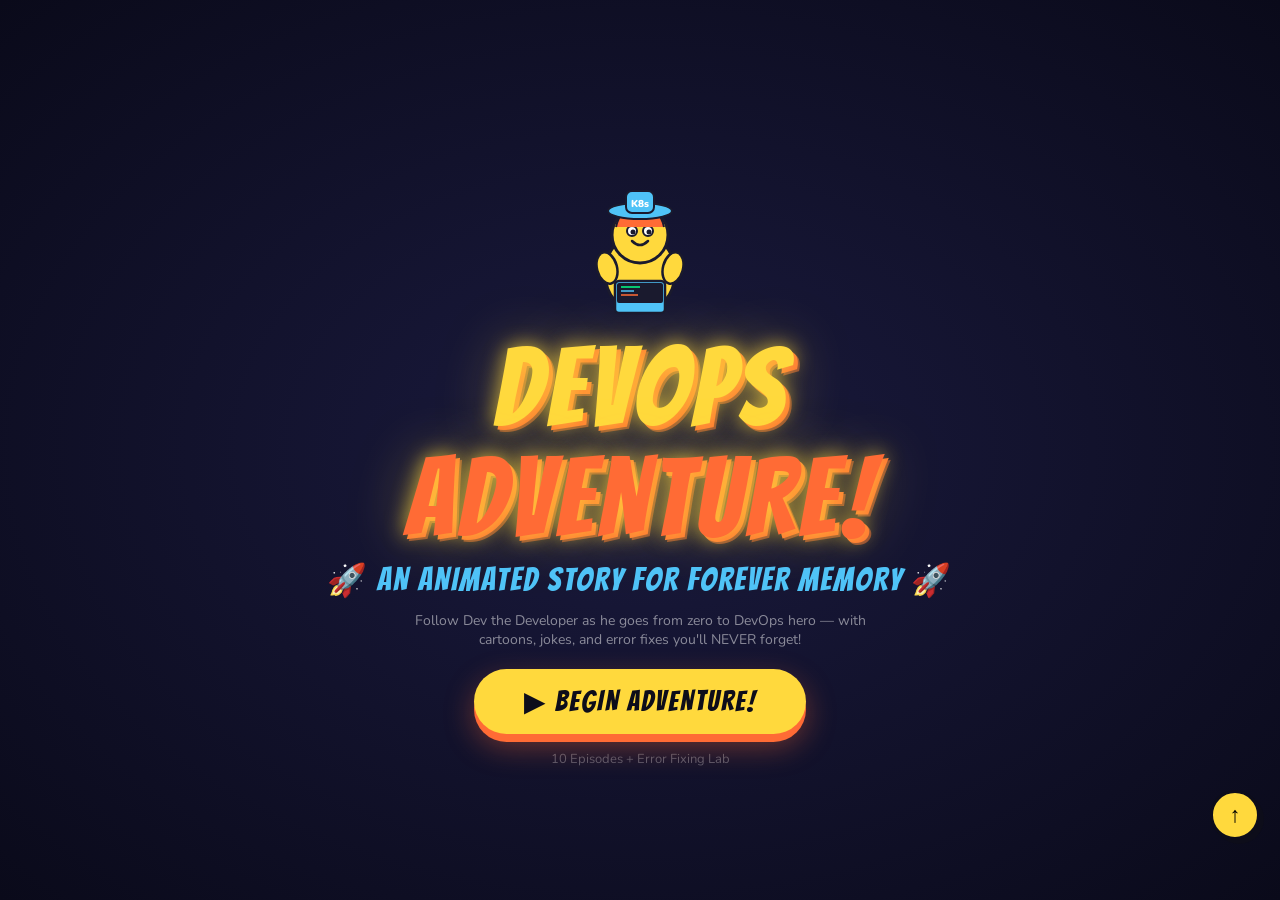
<file: devops-cartoon.html>
<!DOCTYPE html>
<html lang="en">
<head>
<meta charset="UTF-8">
<meta name="viewport" content="width=device-width, initial-scale=1.0">
<title>DevOps Adventure — The Animated Story</title>
<link href="https://fonts.googleapis.com/css2?family=Bangers&family=Comic+Neue:wght@400;700&family=Nunito:wght@400;700;900&display=swap" rel="stylesheet">
<style>
:root {
  --sky: #1a1a2e;
  --sky2: #16213e;
  --yellow: #FFD93D;
  --orange: #FF6B35;
  --green: #6BCB77;
  --blue: #4FC3F7;
  --pink: #FF6B9D;
  --purple: #B57BEE;
  --red: #FF4757;
  --white: #F0F4FF;
  --dark: #0D0D1A;
  --comic: 'Bangers', cursive;
  --body: 'Nunito', sans-serif;
}

* { margin:0; padding:0; box-sizing:border-box; }
html { scroll-behavior: smooth; }

body {
  background: var(--sky);
  font-family: var(--body);
  overflow-x: hidden;
  cursor: default;
}

/* STARS BACKGROUND */
.stars {
  position: fixed; top:0; left:0; width:100%; height:100%;
  pointer-events: none; z-index: 0;
  background:
    radial-gradient(1px 1px at 10% 20%, white, transparent),
    radial-gradient(1px 1px at 30% 50%, white, transparent),
    radial-gradient(1px 1px at 50% 10%, white, transparent),
    radial-gradient(1px 1px at 70% 80%, white, transparent),
    radial-gradient(1px 1px at 90% 30%, white, transparent),
    radial-gradient(1px 1px at 20% 70%, white, transparent),
    radial-gradient(1px 1px at 80% 60%, rgba(255,255,255,0.5), transparent),
    radial-gradient(1px 1px at 45% 90%, rgba(255,255,255,0.5), transparent),
    radial-gradient(2px 2px at 60% 40%, rgba(255,255,255,0.4), transparent),
    radial-gradient(1px 1px at 15% 85%, white, transparent),
    radial-gradient(1px 1px at 55% 55%, rgba(255,255,255,0.3), transparent),
    radial-gradient(1px 1px at 35% 15%, white, transparent);
  animation: twinkle 4s infinite alternate;
}
@keyframes twinkle { from{opacity:0.7} to{opacity:1} }

/* TITLE SCREEN */
#title-screen {
  position: relative; z-index:10;
  min-height: 100vh;
  display: flex; flex-direction: column; align-items: center; justify-content: center;
  padding: 40px 20px;
  text-align: center;
  background: radial-gradient(ellipse at center, #1a1a3e 0%, #0a0a1a 100%);
}

.title-glow {
  font-family: var(--comic);
  font-size: clamp(50px, 10vw, 110px);
  letter-spacing: 4px;
  line-height: 1;
  color: var(--yellow);
  text-shadow:
    0 0 20px rgba(255,217,61,0.8),
    0 0 60px rgba(255,217,61,0.4),
    4px 4px 0 var(--orange),
    6px 6px 0 rgba(255,107,53,0.5);
  animation: titlePulse 2s ease-in-out infinite alternate;
}
@keyframes titlePulse {
  from { text-shadow: 0 0 20px rgba(255,217,61,0.8), 0 0 60px rgba(255,217,61,0.4), 4px 4px 0 var(--orange); }
  to   { text-shadow: 0 0 40px rgba(255,217,61,1), 0 0 100px rgba(255,217,61,0.6), 4px 4px 0 var(--orange), 0 0 120px rgba(255,107,53,0.3); }
}
.title-sub {
  font-family: var(--comic);
  font-size: clamp(18px, 4vw, 32px);
  color: var(--blue);
  letter-spacing: 2px;
  margin-top: 8px;
  animation: fadeInUp 1s 0.5s both;
}
@keyframes fadeInUp { from{opacity:0;transform:translateY(30px)} to{opacity:1;transform:translateY(0)} }

/* HERO CHARACTER */
.hero-char {
  width: 160px; height: 160px;
  margin: 30px auto 10px;
  animation: heroFloat 3s ease-in-out infinite;
  position: relative;
}
@keyframes heroFloat {
  0%,100%{transform:translateY(0)} 50%{transform:translateY(-18px)}
}

/* SVG CHARACTERS inline */
.char-svg { width:100%; height:100%; }

.start-btn {
  margin-top: 20px;
  background: var(--yellow);
  color: var(--dark);
  border: none;
  font-family: var(--comic);
  font-size: 28px;
  letter-spacing: 2px;
  padding: 16px 50px;
  border-radius: 60px;
  cursor: pointer;
  box-shadow: 0 8px 0 var(--orange), 0 12px 30px rgba(255,107,53,0.4);
  transition: all 0.15s;
  animation: fadeInUp 1s 1s both;
}
.start-btn:hover { transform: translateY(-4px); box-shadow: 0 12px 0 var(--orange), 0 18px 40px rgba(255,107,53,0.5); }
.start-btn:active { transform: translateY(4px); box-shadow: 0 4px 0 var(--orange); }

/* SCENE SYSTEM */
.scenes { display: none; position: relative; z-index:10; }
.scenes.active { display: block; }

.scene {
  display: none;
  min-height: 100vh;
  padding: 20px;
  position: relative;
}
.scene.active { display: flex; flex-direction: column; align-items: center; }

/* COMIC PANEL */
.comic-panel {
  background: white;
  border: 4px solid var(--dark);
  border-radius: 16px;
  box-shadow: 8px 8px 0 var(--dark);
  padding: 20px;
  max-width: 900px;
  width: 100%;
  margin-bottom: 20px;
  position: relative;
  animation: popIn 0.4s cubic-bezier(0.34, 1.56, 0.64, 1) both;
}
@keyframes popIn { from{transform:scale(0.5);opacity:0} to{transform:scale(1);opacity:1} }

.panel-title {
  font-family: var(--comic);
  font-size: 36px;
  letter-spacing: 2px;
  text-align: center;
  margin-bottom: 16px;
  position: relative;
}

/* SPEECH BUBBLE */
.bubble {
  background: white;
  border: 3px solid var(--dark);
  border-radius: 20px;
  padding: 12px 18px;
  font-size: 15px;
  font-weight: 700;
  color: var(--dark);
  position: relative;
  box-shadow: 3px 3px 0 var(--dark);
  margin: 8px 0;
  line-height: 1.5;
}
.bubble.yellow { background: var(--yellow); }
.bubble.blue { background: #e0f7ff; }
.bubble.green { background: #e8fce8; }
.bubble.orange { background: #fff0e8; border-color: var(--orange); }
.bubble.red { background: #ffe0e0; border-color: var(--red); }
.bubble.purple { background: #f3e8ff; border-color: var(--purple); }

.bubble::after {
  content: '';
  position: absolute;
  bottom: -12px; left: 20px;
  width: 0; height: 0;
  border-left: 10px solid transparent;
  border-right: 10px solid transparent;
  border-top: 12px solid var(--dark);
}
.bubble.right::after { left:auto; right:20px; }
.bubble.top-arrow::after {
  bottom: auto; top: -12px;
  border-top: none;
  border-bottom: 12px solid var(--dark);
}

/* SCENE LAYOUTS */
.scene-row {
  display: flex; align-items: flex-end; gap: 20px;
  justify-content: center; flex-wrap: wrap;
  margin: 16px 0;
}
.char-box { text-align: center; }
.char-box .name {
  font-family: var(--comic);
  font-size: 18px;
  margin-top: 4px;
}

/* ANIMATED PIPELINE */
.pipeline {
  display: flex; align-items: center; gap: 0;
  overflow-x: auto; padding: 10px 0;
  flex-wrap: wrap; justify-content: center;
  gap: 4px;
}
.pipe-step {
  background: var(--dark);
  color: white;
  border-radius: 10px;
  padding: 10px 14px;
  font-size: 13px;
  font-weight: 700;
  text-align: center;
  min-width: 80px;
  border: 2px solid transparent;
  position: relative;
  animation: pipeIn 0.3s both;
}
.pipe-step.done { background: var(--green); color: var(--dark); border-color: var(--dark); }
.pipe-step.running { background: var(--yellow); color: var(--dark); border-color: var(--dark); animation: pulse 0.8s infinite alternate; }
.pipe-step.fail { background: var(--red); border-color: var(--dark); }
@keyframes pulse { from{transform:scale(1)} to{transform:scale(1.08)} }
@keyframes pipeIn { from{opacity:0;transform:translateY(20px)} to{opacity:1;transform:translateY(0)} }

.pipe-arrow {
  font-size: 22px; color: var(--dark);
  font-weight: 900; padding: 0 2px;
}

/* ERROR BOX */
.error-box {
  background: #1a0000;
  border: 3px solid var(--red);
  border-radius: 10px;
  padding: 14px 18px;
  font-family: monospace;
  font-size: 13px;
  color: #ff8080;
  margin: 12px 0;
  position: relative;
  overflow: hidden;
}
.error-box::before {
  content: '💥 ERROR';
  font-family: var(--comic);
  font-size: 14px;
  color: var(--red);
  display: block;
  margin-bottom: 6px;
}
.error-fix {
  background: #001a00;
  border: 3px solid var(--green);
  border-radius: 10px;
  padding: 14px 18px;
  font-family: monospace;
  font-size: 13px;
  color: #80ff80;
  margin: 12px 0;
}
.error-fix::before {
  content: '✅ FIX';
  font-family: var(--comic);
  font-size: 14px;
  color: var(--green);
  display: block;
  margin-bottom: 6px;
}

/* NEXT BUTTON */
.next-btn {
  background: var(--orange);
  color: white;
  border: 3px solid var(--dark);
  font-family: var(--comic);
  font-size: 24px;
  letter-spacing: 2px;
  padding: 14px 40px;
  border-radius: 50px;
  cursor: pointer;
  box-shadow: 5px 5px 0 var(--dark);
  transition: all 0.15s;
  margin: 20px 0;
}
.next-btn:hover { transform: translate(-2px,-2px); box-shadow: 7px 7px 0 var(--dark); }
.next-btn:active { transform: translate(2px,2px); box-shadow: 3px 3px 0 var(--dark); }

/* PROGRESS BAR */
.progress-bar {
  position: fixed; bottom: 0; left:0; right:0;
  background: rgba(0,0,0,0.8);
  padding: 10px 20px;
  z-index: 1000;
  display: flex; gap: 6px; align-items: center; justify-content: center;
}
.prog-dot {
  width: 12px; height: 12px; border-radius: 50%;
  background: rgba(255,255,255,0.2);
  border: 2px solid rgba(255,255,255,0.3);
  cursor: pointer;
  transition: all 0.3s;
}
.prog-dot.active { background: var(--yellow); border-color: var(--yellow); transform: scale(1.4); }
.prog-dot.done { background: var(--green); border-color: var(--green); }
.prog-label {
  font-family: var(--comic);
  font-size: 14px;
  color: rgba(255,255,255,0.6);
  margin-left: 10px;
}

/* SCENE BG COLORS */
.scene-1 { background: linear-gradient(180deg, #1a1a2e 0%, #0f3460 100%); }
.scene-2 { background: linear-gradient(180deg, #0f3460 0%, #533483 100%); }
.scene-3 { background: linear-gradient(180deg, #1a3a1a 0%, #0d2b0d 100%); }
.scene-4 { background: linear-gradient(180deg, #3a1a00 0%, #1a0d00 100%); }
.scene-5 { background: linear-gradient(180deg, #1a001a 0%, #0d001a 100%); }
.scene-6 { background: linear-gradient(180deg, #001a3a 0%, #000d1a 100%); }
.scene-7 { background: linear-gradient(180deg, #001a0d 0%, #000d06 100%); }
.scene-8 { background: linear-gradient(180deg, #1a1a00 0%, #0d0d00 100%); }
.scene-9 { background: linear-gradient(180deg, #1a0000 0%, #0d0000 100%); }
.scene-10 { background: linear-gradient(180deg, #001a1a 0%, #000d0d 100%); }
.scene-final { background: radial-gradient(ellipse at center, #1a3a0a 0%, #0a1a04 100%); }

/* CLOUD ANIMATION */
.cloud-float {
  animation: cloudFloat 4s ease-in-out infinite;
  display: inline-block;
}
@keyframes cloudFloat { 0%,100%{transform:translateY(0) rotate(-2deg)} 50%{transform:translateY(-10px) rotate(2deg)} }

/* ZAP EFFECT */
.zap { animation: zap 0.5s infinite; display:inline-block; }
@keyframes zap { 0%,100%{transform:scale(1) rotate(0)} 50%{transform:scale(1.3) rotate(5deg)} color:var(--yellow); }

/* TYPING EFFECT */
.typing {
  overflow: hidden;
  white-space: nowrap;
  animation: typing 2s steps(40) both;
  font-family: monospace;
}
@keyframes typing { from{width:0} to{width:100%} }

/* K8S PODS */
.pods-row {
  display: flex; gap: 10px; flex-wrap: wrap; justify-content: center;
  margin: 16px 0;
}
.pod {
  width: 80px; height: 80px;
  border-radius: 12px;
  border: 3px solid var(--dark);
  display: flex; flex-direction:column; align-items:center; justify-content:center;
  font-size: 11px; font-weight:700;
  box-shadow: 3px 3px 0 var(--dark);
  animation: podIn 0.4s cubic-bezier(0.34, 1.56, 0.64, 1) both;
}
.pod.green { background: var(--green); }
.pod.blue { background: var(--blue); }
.pod.yellow { background: var(--yellow); }
.pod.red { background: var(--red); color:white; }
.pod.grey { background: #ccc; }
.pod-icon { font-size: 28px; }
@keyframes podIn { from{transform:scale(0) rotate(-10deg)} to{transform:scale(1) rotate(0)} }

/* INFOBADGE */
.info-badge {
  display: inline-flex; align-items:center; gap:6px;
  background: var(--dark);
  color: var(--yellow);
  font-family: var(--comic);
  font-size: 14px;
  padding: 4px 14px;
  border-radius: 20px;
  margin: 4px;
}

/* TWO COL */
.two-col { display:grid; grid-template-columns:1fr 1fr; gap:16px; }
@media(max-width:600px) { .two-col{grid-template-columns:1fr} }

/* SCENE CHAPTER TITLE */
.chapter {
  font-family: var(--comic);
  font-size: clamp(28px, 6vw, 52px);
  text-align: center;
  margin-bottom: 16px;
  letter-spacing: 3px;
  animation: fadeInUp 0.6s both;
}

/* MEMORY CARD */
.memory {
  background: var(--yellow);
  border: 4px solid var(--dark);
  border-radius: 14px;
  padding: 16px 20px;
  box-shadow: 6px 6px 0 var(--dark);
  font-size: 15px;
  font-weight: 700;
  color: var(--dark);
  margin: 12px 0;
}
.memory::before { content: '🧠 REMEMBER: '; font-family: var(--comic); font-size: 18px; }

/* SCROLL HINT */
.scroll-hint {
  font-family: var(--comic);
  font-size: 16px;
  color: rgba(255,255,255,0.5);
  text-align: center;
  animation: bounce 1.5s infinite;
  margin-top: 10px;
}
@keyframes bounce { 0%,100%{transform:translateY(0)} 50%{transform:translateY(8px)} }

/* SCENE NAVIGATION */
.scene-nav {
  display: flex; gap: 12px; flex-wrap:wrap; justify-content:center;
  margin: 20px 0 80px;
}

/* LARGE EMOJI CHAR */
.big-emoji {
  font-size: clamp(60px, 12vw, 120px);
  display: block;
  text-align: center;
  animation: heroFloat 2.5s ease-in-out infinite;
  filter: drop-shadow(0 10px 20px rgba(0,0,0,0.5));
}

/* THOUGHT BUBBLE */
.thought {
  background: white;
  border: 3px solid var(--dark);
  border-radius: 30px;
  padding: 14px 20px;
  font-weight: 700;
  font-size: 14px;
  color: var(--dark);
  position: relative;
  box-shadow: 3px 3px 0 var(--dark);
  max-width: 300px;
}
.thought::before, .thought::after {
  content: '';
  background: white;
  border: 3px solid var(--dark);
  border-radius: 50%;
  position: absolute;
}
.thought::before { width:14px; height:14px; bottom:-18px; left:20px; }
.thought::after { width:8px; height:8px; bottom:-28px; left:16px; }

/* HIGHLIGHT */
.hl { background: var(--yellow); padding: 0 4px; border-radius: 4px; color:var(--dark); }
.hl-blue { background: var(--blue); padding:0 4px; border-radius:4px; color:var(--dark); }
.hl-green { background: var(--green); padding:0 4px; border-radius:4px; color:var(--dark); }
.hl-red { background: var(--red); padding:0 4px; border-radius:4px; color:white; }
.hl-purple { background: var(--purple); padding:0 4px; border-radius:4px; color:white; }

/* vs box */
.vs-box {
  display:flex; gap:10px; align-items:center; margin:12px 0;
}
.vs-card {
  flex:1; border:3px solid var(--dark); border-radius:10px;
  padding:12px; text-align:center; font-size:13px; font-weight:700;
}
.vs-divider {
  font-family:var(--comic); font-size:28px; color:var(--red);
}

/* FINAL BADGE */
.final-badge {
  background: var(--yellow);
  border: 5px solid var(--dark);
  border-radius: 50%;
  width: 180px; height: 180px;
  display: flex; flex-direction:column;
  align-items:center; justify-content:center;
  font-family: var(--comic);
  font-size: 16px;
  color: var(--dark);
  box-shadow: 8px 8px 0 var(--dark);
  animation: spinIn 1s cubic-bezier(0.34, 1.56, 0.64, 1) both;
  text-align:center;
  line-height:1.3;
}
@keyframes spinIn { from{transform:scale(0) rotate(-180deg)} to{transform:scale(1) rotate(0)} }

/* Scroll to top */
.top-btn {
  position:fixed; bottom:60px; right:20px;
  background:var(--yellow); border:3px solid var(--dark);
  border-radius:50%; width:50px; height:50px;
  font-size:22px; cursor:pointer;
  box-shadow:4px 4px 0 var(--dark);
  display:flex; align-items:center; justify-content:center;
  z-index:999; transition:all 0.2s;
}
.top-btn:hover{transform:scale(1.1);}
</style>
</head>
<body>
<div class="stars"></div>

<!-- ============================================================ -->
<!-- TITLE SCREEN -->
<!-- ============================================================ -->
<div id="title-screen">
  <div class="hero-char">
    <svg viewBox="0 0 160 160" class="char-svg">
      <!-- Body -->
      <ellipse cx="80" cy="110" rx="35" ry="40" fill="#FFD93D" stroke="#1a1a2e" stroke-width="3"/>
      <!-- Laptop -->
      <rect x="55" y="118" width="50" height="32" rx="4" fill="#4FC3F7" stroke="#1a1a2e" stroke-width="2.5"/>
      <rect x="57" y="120" width="46" height="20" rx="2" fill="#1a1a2e"/>
      <!-- Code on screen -->
      <line x1="61" y1="124" x2="80" y2="124" stroke="#00ff88" stroke-width="1.5"/>
      <line x1="61" y1="128" x2="74" y2="128" stroke="#4FC3F7" stroke-width="1.5"/>
      <line x1="61" y1="132" x2="78" y2="132" stroke="#FF6B35" stroke-width="1.5"/>
      <!-- Head -->
      <circle cx="80" cy="72" r="28" fill="#FFD93D" stroke="#1a1a2e" stroke-width="3"/>
      <!-- Eyes -->
      <circle cx="72" cy="68" r="5" fill="white" stroke="#1a1a2e" stroke-width="2"/>
      <circle cx="88" cy="68" r="5" fill="white" stroke="#1a1a2e" stroke-width="2"/>
      <circle cx="73" cy="69" r="2.5" fill="#1a1a2e"/>
      <circle cx="89" cy="69" r="2.5" fill="#1a1a2e"/>
      <!-- Smile -->
      <path d="M72 78 Q80 86 88 78" stroke="#1a1a2e" stroke-width="2.5" fill="none" stroke-linecap="round"/>
      <!-- Hair -->
      <path d="M56 64 Q60 44 80 44 Q100 44 104 64" fill="#FF6B35" stroke="#1a1a2e" stroke-width="2"/>
      <!-- Arms -->
      <ellipse cx="47" cy="105" rx="10" ry="16" fill="#FFD93D" stroke="#1a1a2e" stroke-width="2.5" transform="rotate(-15 47 105)"/>
      <ellipse cx="113" cy="105" rx="10" ry="16" fill="#FFD93D" stroke="#1a1a2e" stroke-width="2.5" transform="rotate(15 113 105)"/>
      <!-- Hat with K8s logo -->
      <ellipse cx="80" cy="48" rx="32" ry="8" fill="#4FC3F7" stroke="#1a1a2e" stroke-width="2"/>
      <rect x="66" y="28" width="28" height="22" rx="6" fill="#4FC3F7" stroke="#1a1a2e" stroke-width="2"/>
      <text x="80" y="44" text-anchor="middle" fill="white" font-size="10" font-weight="900">K8s</text>
    </svg>
  </div>
  <div class="title-glow">DEVOPS</div>
  <div class="title-glow" style="color:var(--orange)">ADVENTURE!</div>
  <div class="title-sub">🚀 AN ANIMATED STORY FOR FOREVER MEMORY 🚀</div>
  <p style="color:rgba(255,255,255,0.5);margin-top:12px;font-size:14px;max-width:500px;text-align:center">
    Follow Dev the Developer as he goes from zero to DevOps hero — with cartoons, jokes, and error fixes you'll NEVER forget!
  </p>
  <button class="start-btn" onclick="startAdventure()">▶ BEGIN ADVENTURE!</button>
  <div style="margin-top:16px;color:rgba(255,255,255,0.3);font-size:13px">10 Episodes + Error Fixing Lab</div>
</div>

<!-- ============================================================ -->
<!-- SCENES WRAPPER -->
<!-- ============================================================ -->
<div class="scenes" id="scenes">

<!-- SCENE 1: WHAT IS DEVOPS -->
<div class="scene scene-1" id="scene-1">
  <div class="chapter" style="color:var(--yellow)">⚡ EPISODE 1: "THE CHAOS"</div>
  <div class="comic-panel">
    <div class="panel-title" style="color:var(--red)">😤 LIFE WITHOUT DEVOPS</div>
    <div class="scene-row">
      <div class="char-box">
        <span style="font-size:70px;display:block;animation:heroFloat 2s infinite">🧑‍💻</span>
        <div class="name" style="color:var(--dark)">DEV TEAM</div>
        <div class="bubble yellow">"Code done! Deploy it!"</div>
      </div>
      <div style="font-size:40px;padding:0 10px">⚔️</div>
      <div class="char-box">
        <span style="font-size:70px;display:block;animation:heroFloat 2.5s infinite">👨‍💼</span>
        <div class="name" style="color:var(--dark)">OPS TEAM</div>
        <div class="bubble red">"IT BROKE PROD!! WHO DID THIS?! 🔥🔥🔥"</div>
      </div>
    </div>
    <div class="memory">DevOps = Breaking the WALL between Dev & Ops. Build fast AND deploy safely. Both teams = ONE team.</div>
  </div>

  <div class="comic-panel">
    <div class="panel-title" style="color:var(--green)">😎 LIFE WITH DEVOPS</div>
    <p style="text-align:center;font-weight:700;margin-bottom:16px">When Dev pushes code, a magic pipeline handles EVERYTHING automatically:</p>
    <div class="pipeline">
      <div class="pipe-step done" style="animation-delay:0s">📝<br>Code Push</div>
      <div class="pipe-arrow">→</div>
      <div class="pipe-step done" style="animation-delay:0.1s">🔍<br>Auto Test</div>
      <div class="pipe-arrow">→</div>
      <div class="pipe-step done" style="animation-delay:0.2s">🛡️<br>Security</div>
      <div class="pipe-arrow">→</div>
      <div class="pipe-step done" style="animation-delay:0.3s">📦<br>Package</div>
      <div class="pipe-arrow">→</div>
      <div class="pipe-step done" style="animation-delay:0.4s">🚀<br>Deploy</div>
      <div class="pipe-arrow">→</div>
      <div class="pipe-step done" style="animation-delay:0.5s">📊<br>Monitor</div>
    </div>
    <div class="bubble green" style="text-align:center;margin-top:10px">Everyone goes home at 5pm. No fires. No yelling. ✨</div>
  </div>
  <button class="next-btn" onclick="goScene(2)">NEXT EPISODE →</button>
</div>

<!-- SCENE 2: DOCKER -->
<div class="scene scene-2" id="scene-2">
  <div class="chapter" style="color:var(--blue)">🐳 EPISODE 2: "THE MAGIC BOX"<br><small style="font-size:50%">(Docker)</small></div>

  <div class="comic-panel">
    <div class="panel-title" style="color:var(--red)">😱 THE PROBLEM</div>
    <div class="scene-row">
      <div class="char-box">
        <span style="font-size:80px;display:block">🧑‍💻</span>
        <div class="bubble yellow">"It works on MY machine! Node 18, npm 9.2..."</div>
      </div>
      <div class="char-box">
        <span style="font-size:80px;display:block">😡</span>
        <div class="bubble red">"It CRASHES on the server! Node 14, npm 6!"</div>
      </div>
    </div>
    <div style="text-align:center;font-size:50px;margin:10px">💥</div>
    <p style="text-align:center;font-weight:700">Different environments = different results. This kills teams.</p>
  </div>

  <div class="comic-panel">
    <div class="panel-title" style="color:var(--blue)">🐳 DOCKER TO THE RESCUE!</div>
    <div style="text-align:center">
      <span style="font-size:100px;display:inline-block;animation:heroFloat 2s infinite">🐳</span>
      <div class="thought" style="margin:0 auto;display:inline-block">
        I'll put EVERYTHING needed — Node, npm, code, libraries — into a sealed container! It runs identically EVERYWHERE!
      </div>
    </div>
  </div>

  <div class="comic-panel">
    <div class="panel-title">🍕 THE PIZZA ANALOGY</div>
    <div class="two-col">
      <div>
        <div style="text-align:center;font-size:60px">📋</div>
        <div class="bubble yellow"><strong>Dockerfile</strong> = The RECIPE<br>"Take Ubuntu, add Node 18, copy my code, run npm install"</div>
      </div>
      <div>
        <div style="text-align:center;font-size:60px">🍕</div>
        <div class="bubble blue"><strong>Docker Image</strong> = The FROZEN PIZZA<br>Built from recipe. Can be stored, shared, shipped anywhere.</div>
      </div>
    </div>
    <div style="text-align:center;font-size:60px;margin:10px">🔥</div>
    <div class="bubble green" style="text-align:center"><strong>Container</strong> = PIZZA IN THE OVEN (running). You can run 10 pizzas from 1 frozen pizza!</div>
    <div class="memory">Dockerfile → docker build → Image → docker run → Container. Image is FROZEN. Container is RUNNING.</div>
  </div>

  <div class="comic-panel">
    <div class="panel-title" style="color:var(--red)">🚨 REAL ERRORS YOU'LL HIT + FIXES</div>
    <div class="error-box">COPY failed: file not found in build context or excluded by .dockerignore: stat package.json</div>
    <div class="error-fix">You're running `docker build` from wrong directory! Run it from folder that contains Dockerfile:<br><code>cd my-app && docker build -t myapp .</code><br>The DOT (.) at end = "use current folder as context"</div>

    <div class="error-box">Error response from daemon: driver failed programming external connectivity: port is already allocated</div>
    <div class="error-fix">Another process is using that port. Find and kill it:<br><code>lsof -i :8080</code> → shows what's using port 8080<br><code>kill -9 [PID]</code> → kill it<br>OR use a different port: <code>docker run -p 8081:8080 myapp</code></div>

    <div class="error-box">OCI runtime exec failed: exec: "sh": executable file not found in $PATH</div>
    <div class="error-fix">You used Alpine Linux image which uses `ash` not `sh`. Use: <code>docker exec -it container_id /bin/ash</code><br>OR switch FROM alpine to FROM ubuntu in Dockerfile</div>
  </div>
  <button class="next-btn" onclick="goScene(3)">NEXT EPISODE →</button>
</div>

<!-- SCENE 3: KUBERNETES -->
<div class="scene scene-3" id="scene-3">
  <div class="chapter" style="color:var(--green)">⚙️ EPISODE 3: "THE ORCHESTRA"<br><small style="font-size:50%">(Kubernetes)</small></div>

  <div class="comic-panel">
    <div class="panel-title" style="color:var(--orange)">😰 THE NEW PROBLEM</div>
    <div class="scene-row">
      <div style="text-align:center">
        <span style="font-size:55px">😰</span>
        <div class="bubble orange">"I have 50 containers running on 5 servers. One crashed at 3am. Users are complaining. I can't manually restart and manage all of this!"</div>
      </div>
    </div>
  </div>

  <div class="comic-panel">
    <div class="panel-title">☸️ KUBERNETES = THE CONDUCTOR</div>
    <div style="text-align:center;margin-bottom:12px">
      <span style="font-size:90px;display:inline-block;animation:heroFloat 2s infinite">🎼</span>
    </div>
    <div class="bubble purple" style="text-align:center">
      Think of Kubernetes as a brilliant orchestra conductor. Each musician (container) plays their part. Conductor ensures:<br>
      🎵 Right number of musicians always playing<br>
      🎵 If one musician faints → instantly replace them<br>
      🎵 Audience (traffic) routed to correct section<br>
      🎵 Scale up for concert night, scale down after
    </div>
  </div>

  <div class="comic-panel">
    <div class="panel-title">🏗️ K8s KEY OBJECTS — EXPLAINED WITH EMOJIS</div>
    <div style="display:grid;grid-template-columns:repeat(auto-fit,minmax(200px,1fr));gap:12px">
      <div class="bubble yellow">
        🫙 <strong>Pod</strong><br>
        1 or more containers sharing a house. Smallest unit. Ephemeral (can die anytime).
        <br><small>Analogy: A hotel room with roommates</small>
      </div>
      <div class="bubble blue">
        🏭 <strong>Deployment</strong><br>
        Manages Pods. "I want 3 replicas ALWAYS running. If one dies, make another."
        <br><small>Analogy: Hotel manager who fills empty rooms</small>
      </div>
      <div class="bubble green">
        📮 <strong>Service</strong><br>
        Stable address for pods. Pods have changing IPs — Service gives permanent DNS name.
        <br><small>Analogy: Hotel reception desk (always same address)</small>
      </div>
      <div class="bubble orange">
        ⚖️ <strong>Ingress</strong><br>
        Routes external HTTP traffic to correct services. Like a traffic cop at hotel entrance.
        <br><small>Analogy: Hotel doorman directing guests</small>
      </div>
      <div class="bubble purple">
        🗂️ <strong>ConfigMap</strong><br>
        Stores config (non-secret). Inject env vars without hardcoding in image.
        <br><small>Analogy: Hotel welcome booklet</small>
      </div>
      <div class="bubble red">
        🔐 <strong>Secret</strong><br>
        Like ConfigMap but encrypted. Passwords, API keys, tokens.
        <br><small>Analogy: Hotel room safe</small>
      </div>
    </div>

    <div class="pods-row" style="margin-top:16px">
      <div class="pod green"><div class="pod-icon">⚛️</div>Frontend<br>Pod 1</div>
      <div class="pod green"><div class="pod-icon">⚛️</div>Frontend<br>Pod 2</div>
      <div class="pod red"><div class="pod-icon">💀</div>Frontend<br>Pod 3 ☠️</div>
      <div style="display:flex;align-items:center;font-size:30px">→</div>
      <div class="pod yellow"><div class="pod-icon">🔄</div>K8s<br>RESTARTS!</div>
      <div style="display:flex;align-items:center;font-size:30px">→</div>
      <div class="pod green"><div class="pod-icon">⚛️</div>Frontend<br>Pod 3 ✅</div>
    </div>
    <div class="memory">kubectl get pods = check what's running. kubectl describe pod NAME = debug a specific pod. kubectl logs NAME = see what a pod printed.</div>
  </div>

  <div class="comic-panel">
    <div class="panel-title" style="color:var(--red)">🚨 REAL K8s ERRORS + FIXES</div>

    <div class="error-box">NAME: frontend-pod-xxx    STATUS: CrashLoopBackOff    RESTARTS: 6</div>
    <div class="error-fix">
      Container keeps crashing and K8s keeps restarting it.<br>
      <strong>Step 1:</strong> <code>kubectl logs frontend-pod-xxx</code> → Read the actual error message<br>
      <strong>Step 2:</strong> <code>kubectl describe pod frontend-pod-xxx</code> → Look at "Events" section at bottom<br>
      Common causes: App has a bug, wrong ENV vars, can't connect to DB, wrong image tag
    </div>

    <div class="error-box">0/2 nodes are available: 2 Insufficient memory. preemption: 0/2 nodes are available</div>
    <div class="error-fix">
      Your pod wants more memory than nodes have free!<br>
      <strong>Fix 1:</strong> Lower memory request in deployment.yaml: <code>resources.requests.memory: "128Mi"</code><br>
      <strong>Fix 2:</strong> Add more nodes to your EKS cluster with eksctl<br>
      <code>eksctl scale nodegroup --cluster=NAME --nodes=3 -n nodegroup-name</code>
    </div>

    <div class="error-box">ImagePullBackOff — Failed to pull image "123456.dkr.ecr.us-east-1.amazonaws.com/frontend:latest"</div>
    <div class="error-fix">
      K8s can't pull your image from ECR. 3 possible causes:<br>
      1. <strong>Wrong image name</strong> — typo in deployment.yaml image field<br>
      2. <strong>No ECR secret</strong> — create <code>kubectl create secret docker-registry ecr-secret ...</code><br>
      3. <strong>Node IAM role missing ECR permission</strong> — add AmazonEC2ContainerRegistryReadOnly policy to EKS node role in AWS Console
    </div>
  </div>
  <button class="next-btn" onclick="goScene(4)">NEXT EPISODE →</button>
</div>

<!-- SCENE 4: TERRAFORM -->
<div class="scene scene-4" id="scene-4">
  <div class="chapter" style="color:var(--orange)">🏗️ EPISODE 4: "THE ARCHITECT"<br><small style="font-size:50%">(Terraform)</small></div>

  <div class="comic-panel">
    <div class="panel-title">🖱️ BEFORE TERRAFORM: CLICK HELL</div>
    <div style="text-align:center">
      <span style="font-size:80px;display:inline-block">😵‍💫</span>
      <div class="bubble orange">
        "I clicked through 47 AWS Console screens to set up 1 environment.<br>
        Now I need to recreate it for staging. I don't remember what I clicked.<br>
        There's no documentation. I'm the only one who knows how it works.<br>
        I'm going on vacation. I'm scared. 😰"
      </div>
    </div>
  </div>

  <div class="comic-panel">
    <div class="panel-title" style="color:var(--green)">✍️ WITH TERRAFORM: CODE = INFRA</div>
    <div class="two-col">
      <div>
        <div class="bubble yellow">
          <strong>You write .tf files:</strong><br><br>
          <code>resource "aws_instance" "jenkins" {</code><br>
          <code>&nbsp; ami = "ami-0abcdef"</code><br>
          <code>&nbsp; instance_type = "t2.large"</code><br>
          <code>}</code>
        </div>
      </div>
      <div>
        <div class="bubble green">
          <strong>Terraform does the work:</strong><br>
          🔍 <strong>init</strong> — download AWS plugin<br>
          👀 <strong>plan</strong> — preview changes<br>
          ✅ <strong>apply</strong> — create resources<br>
          💥 <strong>destroy</strong> — delete everything
        </div>
      </div>
    </div>
    <div class="memory">Terraform is IDEMPOTENT — run apply 100 times, same result. It only changes what's different between your code and reality.</div>
  </div>

  <div class="comic-panel">
    <div class="panel-title">🌍 THE TERRAFORM STATE STORY</div>
    <div style="text-align:center;font-size:70px;margin:10px">📸</div>
    <div class="bubble blue">
      Terraform's <strong>state file (terraform.tfstate)</strong> is like a PHOTO of everything it created.<br><br>
      Without it: "Did I already create that VPC? Where's my EC2? How many subnets do I have?" — CHAOS!<br><br>
      With it: Terraform knows exactly what exists and what needs to change.<br><br>
      <strong>In our project</strong> → State stored in S3 bucket. Why? Team members can share it. It has version history. No accidental duplicate creates.
    </div>

    <div class="error-box">Error: Error acquiring the state lock. Lock Info: ID: xxx Path: s3://bucket/terraform.tfstate</div>
    <div class="error-fix">
      Someone else (or a crashed previous run) left a lock on the state. 
      <strong>Only do this if you're SURE no one else is running Terraform!</strong><br>
      <code>terraform force-unlock LOCK_ID</code><br>
      Get LOCK_ID from the error message above.
    </div>

    <div class="error-box">Error: Provider "registry.terraform.io/hashicorp/aws" was not found. Run terraform init</div>
    <div class="error-fix">
      You forgot to run <code>terraform init</code> first! Or you're in the wrong directory.<br>
      <code>cd Jenkins-Server-TF/</code><br>
      <code>terraform init</code><br>
      This downloads the AWS provider plugin into .terraform/ folder.
    </div>
  </div>
  <button class="next-btn" onclick="goScene(5)">NEXT EPISODE →</button>
</div>

<!-- SCENE 5: JENKINS CI/CD -->
<div class="scene scene-5" id="scene-5">
  <div class="chapter" style="color:var(--purple)">⚙️ EPISODE 5: "THE FACTORY"<br><small style="font-size:50%">(Jenkins CI/CD)</small></div>

  <div class="comic-panel">
    <div class="panel-title">🏭 JENKINS IS A ROBOT FACTORY WORKER</div>
    <div style="text-align:center">
      <span style="font-size:90px;display:inline-block;animation:heroFloat 2s infinite">🤖</span>
      <div class="thought" style="display:inline-block;vertical-align:top;margin:20px 0 0 10px;max-width:280px">
        Every time a developer pushes code, I wake up automatically and run all these tasks so humans don't have to!
      </div>
    </div>
    <div class="pipeline" style="margin-top:16px">
      <div class="pipe-step done" style="background:#e8fce8;color:#1a3a1a;animation-delay:0s">📥<br>Pull Code</div>
      <div class="pipe-arrow">→</div>
      <div class="pipe-step done" style="background:#fff0e8;color:#3a1a00;animation-delay:0.1s">🔍<br>SonarQube</div>
      <div class="pipe-arrow">→</div>
      <div class="pipe-step done" style="background:#f3e8ff;color:#1a0030;animation-delay:0.2s">🛡️<br>OWASP</div>
      <div class="pipe-arrow">→</div>
      <div class="pipe-step done" style="background:#e0f7ff;color:#003a50;animation-delay:0.3s">🐳<br>Docker Build</div>
      <div class="pipe-arrow">→</div>
      <div class="pipe-step done" style="background:#ffe0e0;color:#3a0000;animation-delay:0.4s">🔎<br>Trivy Scan</div>
      <div class="pipe-arrow">→</div>
      <div class="pipe-step done" style="background:#e8fce8;color:#1a3a1a;animation-delay:0.5s">📤<br>Push ECR</div>
      <div class="pipe-arrow">→</div>
      <div class="pipe-step done" style="background:#fffce8;color:#3a3000;animation-delay:0.6s">✏️<br>Update K8s</div>
    </div>
  </div>

  <div class="comic-panel">
    <div class="panel-title">🔐 THE 3 SECURITY GUARDS</div>
    <div style="display:grid;grid-template-columns:repeat(auto-fit,minmax(220px,1fr));gap:14px">
      <div style="text-align:center">
        <div style="font-size:60px">🔍</div>
        <div class="bubble yellow">
          <strong>SonarQube (SAST)</strong><br>
          Reads your SOURCE CODE like a smart reviewer.<br>
          "You have SQL injection risk on line 47!"<br>
          "This function is too complex!"<br>
          "You have hardcoded password!"
        </div>
      </div>
      <div style="text-align:center">
        <div style="font-size:60px">🛡️</div>
        <div class="bubble blue">
          <strong>OWASP Dep-Check</strong><br>
          Checks your package.json like a safety inspector.<br>
          "You use lodash 4.17.15 which has CVE-2021-23337 — it can be exploited to run arbitrary commands!"
        </div>
      </div>
      <div style="text-align:center">
        <div style="font-size:60px">🔎</div>
        <div class="bubble green">
          <strong>Trivy (Container Scan)</strong><br>
          Scans the BUILT DOCKER IMAGE.<br>
          "Your Ubuntu base image has 12 CRITICAL OS vulnerabilities. Update: FROM ubuntu:22.04"
        </div>
      </div>
    </div>
    <div class="memory">SAST = Static (source code scan). SCA = Dependencies (OWASP). CSPM = Container (Trivy). These 3 cover your entire attack surface.</div>
  </div>

  <div class="comic-panel">
    <div class="panel-title" style="color:var(--red)">🚨 JENKINS ERRORS + FIXES</div>

    <div class="error-box">ERROR: No such DSL method 'withAWS' found among steps</div>
    <div class="error-fix">
      You're missing the "Pipeline: AWS Steps" Jenkins plugin!<br>
      Jenkins → Manage Jenkins → Plugins → Available → search "Pipeline AWS" → Install<br>
      Then restart Jenkins: <code>sudo systemctl restart jenkins</code>
    </div>

    <div class="error-box">hudson.plugins.git.GitException: Command "git fetch ..." returned status code 128: stderr: Permission denied (publickey)</div>
    <div class="error-fix">
      Jenkins can't authenticate with your GitHub repo.<br>
      Fix: In Jenkins → Credentials → Add your GitHub Personal Access Token (NOT password!)<br>
      Generate token: GitHub → Settings → Developer Settings → Personal Access Tokens → check 'repo' scope<br>
      Then update your pipeline to use this credential ID.
    </div>

    <div class="error-box">Error response from daemon: denied: Your authorization token has expired. Reauthenticate and try again.</div>
    <div class="error-fix">
      ECR login tokens expire every 12 hours. Your pipeline must re-login on every run:<br>
      Add this to your Jenkinsfile before docker push:<br>
      <code>sh 'aws ecr get-login-password --region us-east-1 | docker login --username AWS --password-stdin $ECR_URL'</code>
    </div>

    <div class="error-box">SonarQube: QUALITY GATE FAILED — Reliability Rating is D (expected A)</div>
    <div class="error-fix">
      Not really an error — SonarQube found real bugs! Options:<br>
      1. <strong>Fix the bugs</strong> it found (correct approach)<br>
      2. In SonarQube dashboard → your project → Quality Gate → customize thresholds for learning<br>
      3. In Jenkinsfile add <code>waitForQualityGate abortPipeline: false</code> to continue even if gate fails (while learning)
    </div>
  </div>
  <button class="next-btn" onclick="goScene(6)">NEXT EPISODE →</button>
</div>

<!-- SCENE 6: ECR + EKS -->
<div class="scene scene-6" id="scene-6">
  <div class="chapter" style="color:var(--blue)">📦 EPISODE 6: "THE WAREHOUSE & STADIUM"<br><small style="font-size:50%">(ECR + EKS)</small></div>

  <div class="comic-panel">
    <div class="panel-title">📦 AWS ECR = YOUR PRIVATE DOCKER WAREHOUSE</div>
    <div class="scene-row">
      <div style="text-align:center">
        <span style="font-size:80px;display:block">🏭</span>
        <div class="bubble yellow">Jenkins builds Docker image here</div>
      </div>
      <div style="font-size:30px;padding:20px">→</div>
      <div style="text-align:center">
        <span style="font-size:80px;display:block">📦</span>
        <strong>ECR<br>(Warehouse)</strong>
        <div class="bubble blue">Stores: frontend:v1, frontend:v2, backend:v3... All private, safe, versioned.</div>
      </div>
      <div style="font-size:30px;padding:20px">→</div>
      <div style="text-align:center">
        <span style="font-size:80px;display:block">☸️</span>
        <div class="bubble green">EKS pulls image and runs it as pods</div>
      </div>
    </div>
    <div class="memory">Never use :latest tag in production! Use specific version tags like :v1.2.3 or :git-commit-hash. latest makes rollbacks impossible.</div>
  </div>

  <div class="comic-panel">
    <div class="panel-title">☸️ EKS = THE FOOTBALL STADIUM</div>
    <div style="text-align:center;margin:10px">
      <span style="font-size:80px">🏟️</span>
    </div>
    <div class="bubble blue">
      EKS = Elastic Kubernetes Service. AWS manages the <strong>control plane</strong> (referee + scoreboard) for you. You only manage the <strong>worker nodes</strong> (players/EC2 instances).<br><br>
      <strong>Control Plane</strong> (AWS manages, you don't touch): API Server, etcd (database), Scheduler, Controller Manager<br><br>
      <strong>Worker Nodes</strong> (your EC2s): Where your pods actually run. We use t3.medium × 2 nodes.
    </div>

    <div style="display:grid;grid-template-columns:repeat(3,1fr);gap:10px;margin-top:16px">
      <div class="pod blue" style="height:auto;padding:12px">
        <div class="pod-icon">📋</div>
        <strong>API Server</strong>
        <div style="font-size:11px">You talk to this with kubectl</div>
      </div>
      <div class="pod yellow" style="height:auto;padding:12px">
        <div class="pod-icon">🗄️</div>
        <strong>etcd</strong>
        <div style="font-size:11px">K8s database — stores all cluster state</div>
      </div>
      <div class="pod green" style="height:auto;padding:12px">
        <div class="pod-icon">📅</div>
        <strong>Scheduler</strong>
        <div style="font-size:11px">Decides which node gets each pod</div>
      </div>
    </div>
  </div>

  <div class="comic-panel">
    <div class="panel-title" style="color:var(--red)">🚨 EKS ERRORS + FIXES</div>

    <div class="error-box">error: You must be logged in to the server (Unauthorized) — kubectl get nodes</div>
    <div class="error-fix">
      Your kubeconfig is outdated or wrong user.<br>
      <code>aws eks update-kubeconfig --region us-east-1 --name three-tier-cluster</code><br>
      Also check: <code>aws sts get-caller-identity</code> — are you logged in as the RIGHT IAM user that created the cluster?<br>
      If cluster was created by a different role, you need to add your user to the aws-auth ConfigMap.
    </div>

    <div class="error-box">Error: The connection to the server localhost:8080 was refused</div>
    <div class="error-fix">
      kubectl doesn't know which cluster to talk to. Your kubeconfig is empty or missing.<br>
      <code>export KUBECONFIG=~/.kube/config</code><br>
      <code>aws eks update-kubeconfig --region us-east-1 --name three-tier-cluster</code><br>
      <code>kubectl cluster-info</code>  ← verify connection
    </div>

    <div class="error-box">EKS cluster creation failed: Cannot create cluster — VPC limit exceeded</div>
    <div class="error-fix">
      AWS default limit is 5 VPCs per region. You may have hit it from previous experiments.<br>
      Go to AWS Console → VPC → delete old/unused VPCs<br>
      OR request a limit increase at AWS Service Quotas.
    </div>
  </div>
  <button class="next-btn" onclick="goScene(7)">NEXT EPISODE →</button>
</div>

<!-- SCENE 7: ARGOCD GITOPS -->
<div class="scene scene-7" id="scene-7">
  <div class="chapter" style="color:var(--green)">🌊 EPISODE 7: "THE GUARDIAN"<br><small style="font-size:50%">(ArgoCD + GitOps)</small></div>

  <div class="comic-panel">
    <div class="panel-title">🌊 ARGOCD IS A TEMPLE GUARDIAN</div>
    <div style="text-align:center">
      <span style="font-size:90px;display:inline-block;animation:heroFloat 2s infinite">🗿</span>
    </div>
    <div class="bubble green">
      ArgoCD sits inside your Kubernetes cluster, staring at your Git repo 24/7.<br><br>
      The moment you change a Kubernetes YAML file in GitHub, ArgoCD sees it and says:<br>
      <strong>"Cluster state doesn't match Git state. SYNCING NOW."</strong><br><br>
      It automatically applies the changes. No human needed. This is GitOps.
    </div>
    <div class="memory">Git = Single source of truth. NEVER run kubectl apply manually in GitOps. Always commit to Git and let ArgoCD apply it. This gives you full audit trail and easy rollback.</div>
  </div>

  <div class="comic-panel">
    <div class="panel-title">🔄 THE FULL GITOPS LOOP</div>
    <div style="text-align:center">
      <div style="display:inline-flex;flex-direction:column;gap:8px;max-width:600px;width:100%">
        <div class="pipe-step done" style="font-size:14px;padding:12px">
          1️⃣ Dev pushes code to GitHub → Jenkins runs CI pipeline
        </div>
        <div class="pipe-arrow" style="text-align:center">⬇</div>
        <div class="pipe-step done" style="font-size:14px;padding:12px">
          2️⃣ Jenkins builds Docker image → pushes to ECR → tags it :v1.5
        </div>
        <div class="pipe-arrow" style="text-align:center">⬇</div>
        <div class="pipe-step done" style="font-size:14px;padding:12px">
          3️⃣ Jenkins updates deployment.yaml in GitHub: image: .../frontend:v1.5
        </div>
        <div class="pipe-arrow" style="text-align:center">⬇</div>
        <div class="pipe-step done" style="font-size:14px;padding:12px">
          4️⃣ ArgoCD detects change in Git repo within 3 minutes
        </div>
        <div class="pipe-arrow" style="text-align:center">⬇</div>
        <div class="pipe-step done" style="font-size:14px;padding:12px">
          5️⃣ ArgoCD applies new deployment.yaml → K8s does rolling update → New pods running!
        </div>
      </div>
    </div>
  </div>

  <div class="comic-panel">
    <div class="panel-title" style="color:var(--red)">🚨 ARGOCD ERRORS + FIXES</div>

    <div class="error-box">App Status: OutOfSync — ComparisonError: failed to get git client: unknown key type: "ecdsa-sha2-nistp256"</div>
    <div class="error-fix">
      ArgoCD can't authenticate with GitHub. Use HTTPS with token instead of SSH:<br>
      In ArgoCD UI → Settings → Repositories → + Connect Repo → HTTPS<br>
      URL: https://github.com/youruser/yourrepo<br>
      Username: your github username<br>
      Password: your GitHub PAT (Personal Access Token with repo scope)
    </div>

    <div class="error-box">App Status: Degraded — Replica Set not available: Minimum availability not yet met</div>
    <div class="error-fix">
      Your pods are failing to start. Debug with:<br>
      <code>kubectl get pods -n three-tier</code>  ← find failing pods<br>
      <code>kubectl describe pod PODNAME -n three-tier</code> ← see Events section<br>
      <code>kubectl logs PODNAME -n three-tier</code> ← see app logs<br>
      Usually: wrong image tag, missing secret, wrong env var
    </div>

    <div class="error-box">ArgoCD App Health: Progressing (stuck for 10+ minutes)</div>
    <div class="error-fix">
      Deployment is stuck — new pods not becoming Ready.<br>
      <code>kubectl get pods -n three-tier -w</code>  ← watch in real-time<br>
      Look for: Pending (no resources), ErrImagePull (bad image), CrashLoopBackOff (app crashes)<br>
      Fix the underlying pod issue → ArgoCD will automatically show Healthy once pods are running
    </div>
  </div>
  <button class="next-btn" onclick="goScene(8)">NEXT EPISODE →</button>
</div>

<!-- SCENE 8: HELM -->
<div class="scene scene-8" id="scene-8">
  <div class="chapter" style="color:var(--yellow)">⚓ EPISODE 8: "THE PACKAGE MASTER"<br><small style="font-size:50%">(Helm Charts)</small></div>

  <div class="comic-panel">
    <div class="panel-title">😤 WITHOUT HELM</div>
    <div style="text-align:center">
      <span style="font-size:70px">😩</span>
    </div>
    <div class="bubble orange">
      "To install Prometheus I need to write:<br>
      deployment.yaml, service.yaml, serviceaccount.yaml, clusterrole.yaml, clusterrolebinding.yaml, configmap.yaml, servicemonitor.yaml...<br>
      That's 15 YAML files! And I have to configure them all correctly!"
    </div>
  </div>

  <div class="comic-panel">
    <div class="panel-title" style="color:var(--green)">😎 WITH HELM</div>
    <div style="text-align:center">
      <span style="font-size:80px;display:inline-block;animation:heroFloat 2s infinite">⚓</span>
    </div>
    <div class="bubble green">
      <strong>Helm = apt-get / brew for Kubernetes</strong><br><br>
      Instead of 15 YAML files, just:<br><br>
      <code>helm repo add prometheus-community https://...</code><br>
      <code>helm install prometheus prometheus-community/kube-prometheus-stack</code><br><br>
      Done! Prometheus + Grafana + AlertManager all running. 30 seconds. Zero manual YAML.
    </div>
    <div class="bubble blue" style="margin-top:12px">
      <strong>Helm Chart</strong> = A package of K8s YAML templates with configurable values<br>
      <strong>helm install</strong> = install a chart<br>
      <strong>helm upgrade</strong> = update it<br>
      <strong>helm rollback</strong> = go back to previous version<br>
      <strong>helm uninstall</strong> = remove everything cleanly
    </div>
    <div class="memory">Chart.yaml = package metadata. values.yaml = default config. templates/ = the actual YAML files with {{ .Values.xxx }} placeholders.</div>
  </div>

  <div class="comic-panel">
    <div class="panel-title" style="color:var(--red)">🚨 HELM ERRORS + FIXES</div>

    <div class="error-box">Error: INSTALLATION FAILED: cannot re-use a name that is still in use: "prometheus"</div>
    <div class="error-fix">
      You already installed a release with this name. Options:<br>
      <code>helm list -n monitoring</code>  ← see existing releases<br>
      <code>helm upgrade prometheus prometheus-community/kube-prometheus-stack -n monitoring</code>  ← upgrade instead<br>
      OR: <code>helm uninstall prometheus -n monitoring</code>  then install again
    </div>

    <div class="error-box">Error: failed to download "prometheus-community/kube-prometheus-stack" — repo not found</div>
    <div class="error-fix">
      You haven't added the Helm repo yet:<br>
      <code>helm repo add prometheus-community https://prometheus-community.github.io/helm-charts</code><br>
      <code>helm repo update</code><br>
      <code>helm search repo prometheus-community</code>  ← verify it's added
    </div>
  </div>
  <button class="next-btn" onclick="goScene(9)">NEXT EPISODE →</button>
</div>

<!-- SCENE 9: MONITORING -->
<div class="scene scene-9" id="scene-9">
  <div class="chapter" style="color:var(--pink)">📊 EPISODE 9: "THE WATCHTOWER"<br><small style="font-size:50%">(Prometheus + Grafana)</small></div>

  <div class="comic-panel">
    <div class="panel-title">👁️ THE WATCHTOWER STORY</div>
    <div class="scene-row">
      <div style="text-align:center">
        <span style="font-size:70px;display:block;animation:heroFloat 2.5s infinite">🔭</span>
        <strong>Prometheus</strong>
        <div class="bubble blue">
          I'm the DATA COLLECTOR.<br>
          Every 15 seconds I ask your app and cluster:<br>
          "What's your CPU?"<br>
          "How many HTTP requests?"<br>
          "Any errors?"<br>
          I store all this as time-series data.
        </div>
      </div>
      <div style="font-size:30px;padding:20px;align-self:center">→</div>
      <div style="text-align:center">
        <span style="font-size:70px;display:block;animation:heroFloat 2s infinite">📊</span>
        <strong>Grafana</strong>
        <div class="bubble yellow">
          I'm the DASHBOARD ARTIST!<br>
          I take Prometheus data and make beautiful graphs.<br>
          CPU over time? Line chart!<br>
          Error rate? Alert in red!<br>
          Pod count? Stat panel!
        </div>
      </div>
    </div>
  </div>

  <div class="comic-panel">
    <div class="panel-title">🔍 WHAT TO WATCH — THE GOLDEN SIGNALS</div>
    <div style="display:grid;grid-template-columns:repeat(auto-fit,minmax(180px,1fr));gap:12px">
      <div style="text-align:center">
        <div style="font-size:50px">⚡</div>
        <div class="bubble yellow"><strong>Latency</strong><br>How long do requests take? p99 > 2s = something is wrong</div>
      </div>
      <div style="text-align:center">
        <div style="font-size:50px">🚦</div>
        <div class="bubble red"><strong>Error Rate</strong><br>% of 5xx responses. > 1% = your app is broken for users</div>
      </div>
      <div style="text-align:center">
        <div style="font-size:50px">📈</div>
        <div class="bubble blue"><strong>Traffic</strong><br>Requests per second. Sudden drop = outage. Spike = viral</div>
      </div>
      <div style="text-align:center">
        <div style="font-size:50px">💻</div>
        <div class="bubble green"><strong>Saturation</strong><br>CPU/Memory usage. > 80% = scale up or you'll crash</div>
      </div>
    </div>
    <div class="memory">The 4 Golden Signals (Google SRE): Latency, Traffic, Errors, Saturation. Memorize these — you'll be asked in interviews!</div>
  </div>

  <div class="comic-panel">
    <div class="panel-title" style="color:var(--red)">🚨 PROMETHEUS + GRAFANA ERRORS + FIXES</div>

    <div class="error-box">Grafana: "No data" — Data source connected but dashboards show empty panels</div>
    <div class="error-fix">
      Prometheus isn't scraping your targets. Check:<br>
      Port-forward Prometheus: <code>kubectl port-forward svc/prometheus-kube-prometheus-prometheus 9090:9090 -n monitoring</code><br>
      Open http://localhost:9090 → Status → Targets<br>
      All targets should say "UP". If DOWN → your app's metrics endpoint isn't accessible.
    </div>

    <div class="error-box">kubectl port-forward: Unable to forward port because pod is not running</div>
    <div class="error-fix">
      The Grafana/Prometheus pod crashed or is still starting.<br>
      <code>kubectl get pods -n monitoring</code>  ← find the actual running pod name<br>
      <code>kubectl logs PODNAME -n monitoring</code>  ← why it crashed<br>
      Common: Not enough memory on nodes. Add node or reduce resource requests.
    </div>
  </div>
  <button class="next-btn" onclick="goScene(10)">NEXT EPISODE →</button>
</div>

<!-- SCENE 10: THE BIG PICTURE -->
<div class="scene scene-10" id="scene-10">
  <div class="chapter" style="color:var(--blue)">🗺️ EPISODE 10: "THE FULL STORY"<br><small style="font-size:50%">(Everything Together)</small></div>

  <div class="comic-panel">
    <div class="panel-title">🎬 THE COMPLETE MOVIE: ONE COMMIT TO PRODUCTION</div>
    <div style="display:flex;flex-direction:column;gap:8px">
      <div style="display:flex;align-items:center;gap:12px">
        <span style="font-size:30px;min-width:40px">1️⃣</span>
        <div class="bubble yellow" style="flex:1">Dev on M4 Mac: <code>git push origin main</code> → GitHub receives code change</div>
      </div>
      <div style="display:flex;align-items:center;gap:12px">
        <span style="font-size:30px;min-width:40px">2️⃣</span>
        <div class="bubble blue" style="flex:1">GitHub Webhook fires → wakes up Jenkins on EC2 (provisioned by Terraform)</div>
      </div>
      <div style="display:flex;align-items:center;gap:12px">
        <span style="font-size:30px;min-width:40px">3️⃣</span>
        <div class="bubble green" style="flex:1">Jenkins Jenkinsfile runs: SonarQube code scan → OWASP dep check → passes all gates ✅</div>
      </div>
      <div style="display:flex;align-items:center;gap:12px">
        <span style="font-size:30px;min-width:40px">4️⃣</span>
        <div class="bubble orange" style="flex:1">Jenkins: docker build → Trivy image scan → docker push to private ECR repository</div>
      </div>
      <div style="display:flex;align-items:center;gap:12px">
        <span style="font-size:30px;min-width:40px">5️⃣</span>
        <div class="bubble purple" style="flex:1">Jenkins updates Kubernetes deployment.yaml in Git with new image tag :v1.5</div>
      </div>
      <div style="display:flex;align-items:center;gap:12px">
        <span style="font-size:30px;min-width:40px">6️⃣</span>
        <div class="bubble blue" style="flex:1">ArgoCD watching Git detects change → auto-syncs → tells EKS to do rolling update</div>
      </div>
      <div style="display:flex;align-items:center;gap:12px">
        <span style="font-size:30px;min-width:40px">7️⃣</span>
        <div class="bubble green" style="flex:1">EKS: new pods start (pulling image from ECR), old pods gracefully terminate. Zero downtime!</div>
      </div>
      <div style="display:flex;align-items:center;gap:12px">
        <span style="font-size:30px;min-width:40px">8️⃣</span>
        <div class="bubble yellow" style="flex:1">Prometheus scrapes new pods, Grafana dashboards update. AWS LB routes users to healthy pods.</div>
      </div>
    </div>
    <div class="memory">This entire flow happens in ~5-10 minutes automatically. Zero human intervention from git push to production. THIS is why DevOps engineers are paid well.</div>
  </div>

  <div class="comic-panel">
    <div class="panel-title">🎯 THE ULTIMATE ERROR DEBUGGING FLOWCHART</div>
    <div style="display:flex;flex-direction:column;gap:8px;font-weight:700">
      <div class="bubble yellow">❓ App not working?</div>
      <div style="padding-left:20px;display:flex;flex-direction:column;gap:6px">
        <div class="bubble blue">→ <code>kubectl get pods -n three-tier</code> — what's the STATUS?</div>
        <div style="padding-left:20px;display:flex;flex-direction:column;gap:6px">
          <div class="bubble green">STATUS = Running but still broken → <code>kubectl logs POD_NAME</code> → app-level error → fix your code</div>
          <div class="bubble orange">STATUS = CrashLoopBackOff → <code>kubectl logs POD_NAME --previous</code> → app crashed → fix code/config</div>
          <div class="bubble red">STATUS = Pending → <code>kubectl describe pod POD_NAME</code> → Events section → no resources / scheduling issue</div>
          <div class="bubble purple">STATUS = ErrImagePull → wrong image tag or ECR auth failed → check deployment.yaml image name + ECR secret</div>
          <div class="bubble blue">STATUS = OOMKilled → out of memory → increase resources.limits.memory in deployment.yaml</div>
        </div>
      </div>
    </div>
  </div>

  <button class="next-btn" onclick="goScene('final')">🏆 CLAIM YOUR BADGE →</button>
</div>

<!-- SCENE FINAL: COMPLETION -->
<div class="scene scene-final" id="scene-final">
  <div class="chapter" style="color:var(--yellow)">🏆 YOU'RE A DEVOPS HERO!</div>

  <div class="comic-panel">
    <div style="text-align:center;padding:20px">
      <div class="final-badge" style="margin:0 auto 20px">
        <div style="font-size:40px">🏆</div>
        <div>DEVOPS<br>HERO</div>
        <div style="font-size:11px;color:var(--orange)">CERTIFIED</div>
      </div>
      <div class="scene-row" style="justify-content:center">
        <span style="font-size:60px;animation:heroFloat 2s infinite">🧑‍💻</span>
        <div class="bubble yellow" style="max-width:350px">
          You now understand the COMPLETE flow:<br>
          M4 Mac → Git → Jenkins → Docker → ECR → EKS → ArgoCD → Prometheus/Grafana<br><br>
          Most DevOps engineers took YEARS to understand this. You got it in one cartoon session. 🚀
        </div>
      </div>
    </div>
  </div>

  <div class="comic-panel">
    <div class="panel-title" style="color:var(--green)">🧠 MEMORY PALACE — NEVER FORGET</div>
    <div style="display:grid;grid-template-columns:repeat(auto-fit,minmax(200px,1fr));gap:10px">
      <div class="bubble yellow">🐳 <strong>Docker</strong> = Magic sealed box. Same everywhere.</div>
      <div class="bubble blue">☸️ <strong>K8s</strong> = Orchestra conductor for containers.</div>
      <div class="bubble orange">🏗️ <strong>Terraform</strong> = Infra from code. Not clicks.</div>
      <div class="bubble purple">🤖 <strong>Jenkins</strong> = Robot factory. Build on every push.</div>
      <div class="bubble green">📦 <strong>ECR</strong> = Private image warehouse on AWS.</div>
      <div class="bubble blue">🌊 <strong>ArgoCD</strong> = Temple guardian. Git = source of truth.</div>
      <div class="bubble yellow">⚓ <strong>Helm</strong> = apt-get for Kubernetes.</div>
      <div class="bubble green">📊 <strong>Grafana</strong> = The dashboard. 4 golden signals.</div>
      <div class="bubble orange">🔍 <strong>SonarQube</strong> = Code police. SAST scanner.</div>
      <div class="bubble red">🛡️ <strong>Trivy/OWASP</strong> = Security guards for image + deps.</div>
    </div>
  </div>

  <div class="comic-panel">
    <div class="panel-title" style="color:var(--orange)">💼 ONE SENTENCE INTERVIEW ANSWER</div>
    <div class="bubble yellow" style="font-size:16px;line-height:1.7">
      "In my project, I built a full DevSecOps pipeline where a developer's git push triggers Jenkins CI — which runs SonarQube static analysis, OWASP dependency check, builds a Docker image, scans it with Trivy, and pushes it to AWS ECR. The Jenkins pipeline then updates the Kubernetes deployment manifest in GitHub, which ArgoCD — running inside EKS — detects and automatically syncs to the cluster. MongoDB data persists via EBS PersistentVolumes. The entire cluster and Jenkins server were provisioned via Terraform as IaC. Prometheus and Grafana installed via Helm provide full observability on the 4 golden signals."
    </div>
    <div class="memory">Practice saying this out loud 5 times. Interviewers will be impressed. This answer covers IaC, CI, security, CD, GitOps, K8s, monitoring — every major DevOps domain in 3 sentences.</div>
  </div>

  <div class="scene-nav">
    <button class="next-btn" style="background:var(--blue)" onclick="goScene(1)">↩ RESTART</button>
    <button class="next-btn" onclick="window.scrollTo(0,0)">⬆ TOP</button>
  </div>
</div>

</div><!-- end scenes -->

<!-- PROGRESS BAR -->
<div class="progress-bar" id="progress-bar" style="display:none">
  <div class="prog-dot" id="dot-1" onclick="goScene(1)" title="Ep1: DevOps"></div>
  <div class="prog-dot" id="dot-2" onclick="goScene(2)" title="Ep2: Docker"></div>
  <div class="prog-dot" id="dot-3" onclick="goScene(3)" title="Ep3: K8s"></div>
  <div class="prog-dot" id="dot-4" onclick="goScene(4)" title="Ep4: Terraform"></div>
  <div class="prog-dot" id="dot-5" onclick="goScene(5)" title="Ep5: Jenkins"></div>
  <div class="prog-dot" id="dot-6" onclick="goScene(6)" title="Ep6: ECR+EKS"></div>
  <div class="prog-dot" id="dot-7" onclick="goScene(7)" title="Ep7: ArgoCD"></div>
  <div class="prog-dot" id="dot-8" onclick="goScene(8)" title="Ep8: Helm"></div>
  <div class="prog-dot" id="dot-9" onclick="goScene(9)" title="Ep9: Monitoring"></div>
  <div class="prog-dot" id="dot-10" onclick="goScene(10)" title="Ep10: Full Picture"></div>
  <div class="prog-dot" id="dot-final" onclick="goScene('final')" title="🏆 Badge"></div>
  <span class="prog-label" id="prog-label">Ep 1/10</span>
</div>

<button class="top-btn" onclick="window.scrollTo({top:0,behavior:'smooth'})" title="Back to top">↑</button>

<script>
let currentScene = null;
const sceneOrder = [1,2,3,4,5,6,7,8,9,10,'final'];

function startAdventure() {
  document.getElementById('title-screen').style.display = 'none';
  document.getElementById('scenes').classList.add('active');
  document.getElementById('progress-bar').style.display = 'flex';
  goScene(1);
}

function goScene(n) {
  // Hide all scenes
  document.querySelectorAll('.scene').forEach(s => s.classList.remove('active'));
  // Show requested
  const target = document.getElementById('scene-' + n);
  if (target) {
    target.classList.add('active');
    currentScene = n;
    updateProgress(n);
    window.scrollTo({top:0, behavior:'smooth'});
  }
}

function updateProgress(n) {
  document.querySelectorAll('.prog-dot').forEach(d => {
    d.classList.remove('active','done');
  });
  const idx = sceneOrder.indexOf(n);
  for (let i = 0; i < idx; i++) {
    const dot = document.getElementById('dot-' + sceneOrder[i]);
    if (dot) dot.classList.add('done');
  }
  const activeDot = document.getElementById('dot-' + n);
  if (activeDot) activeDot.classList.add('active');

  const label = document.getElementById('prog-label');
  if (n === 'final') {
    label.textContent = '🏆 COMPLETE!';
  } else {
    label.textContent = 'Ep ' + n + '/10';
  }
}

// Add staggered animation delays to pipeline steps
document.querySelectorAll('.pipe-step').forEach((el, i) => {
  el.style.animationDelay = (i * 0.08) + 's';
});
document.querySelectorAll('.pod').forEach((el, i) => {
  el.style.animationDelay = (i * 0.1) + 's';
});
</script>
</body>
</html>
</file>
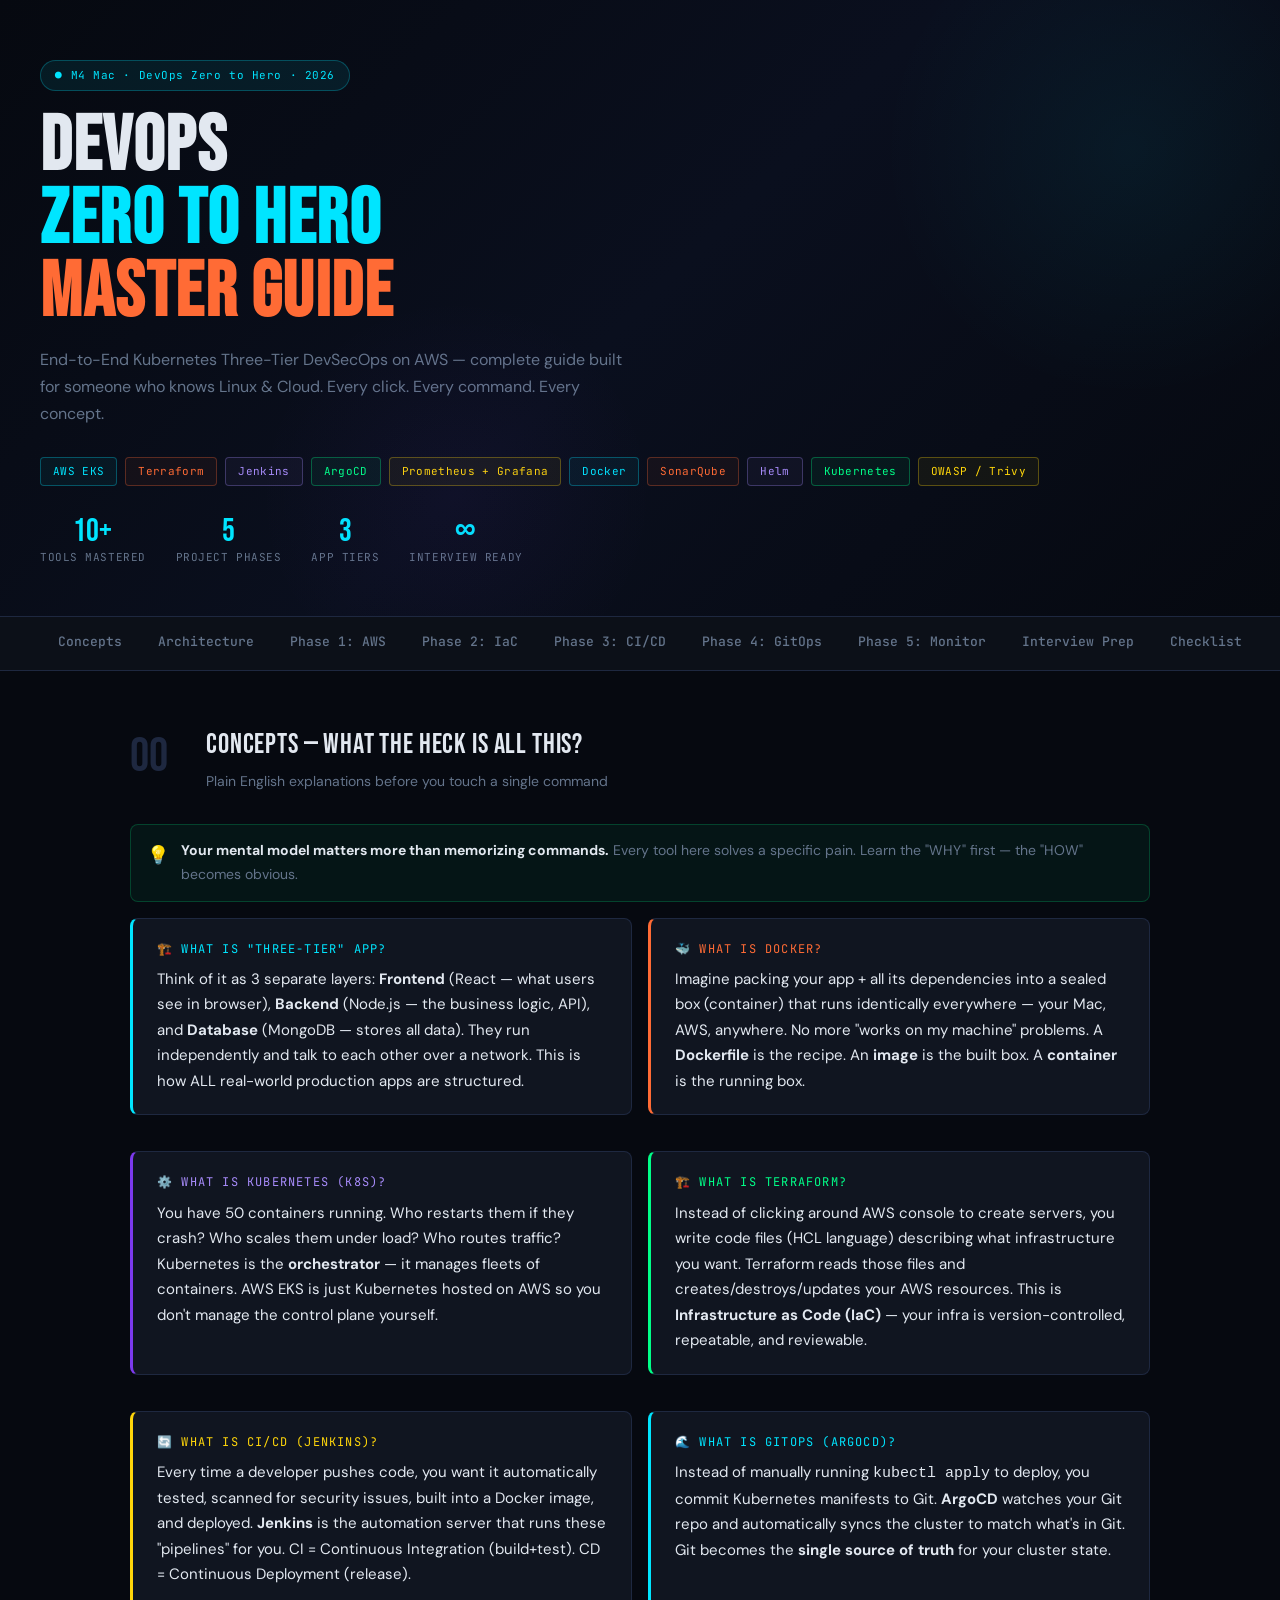
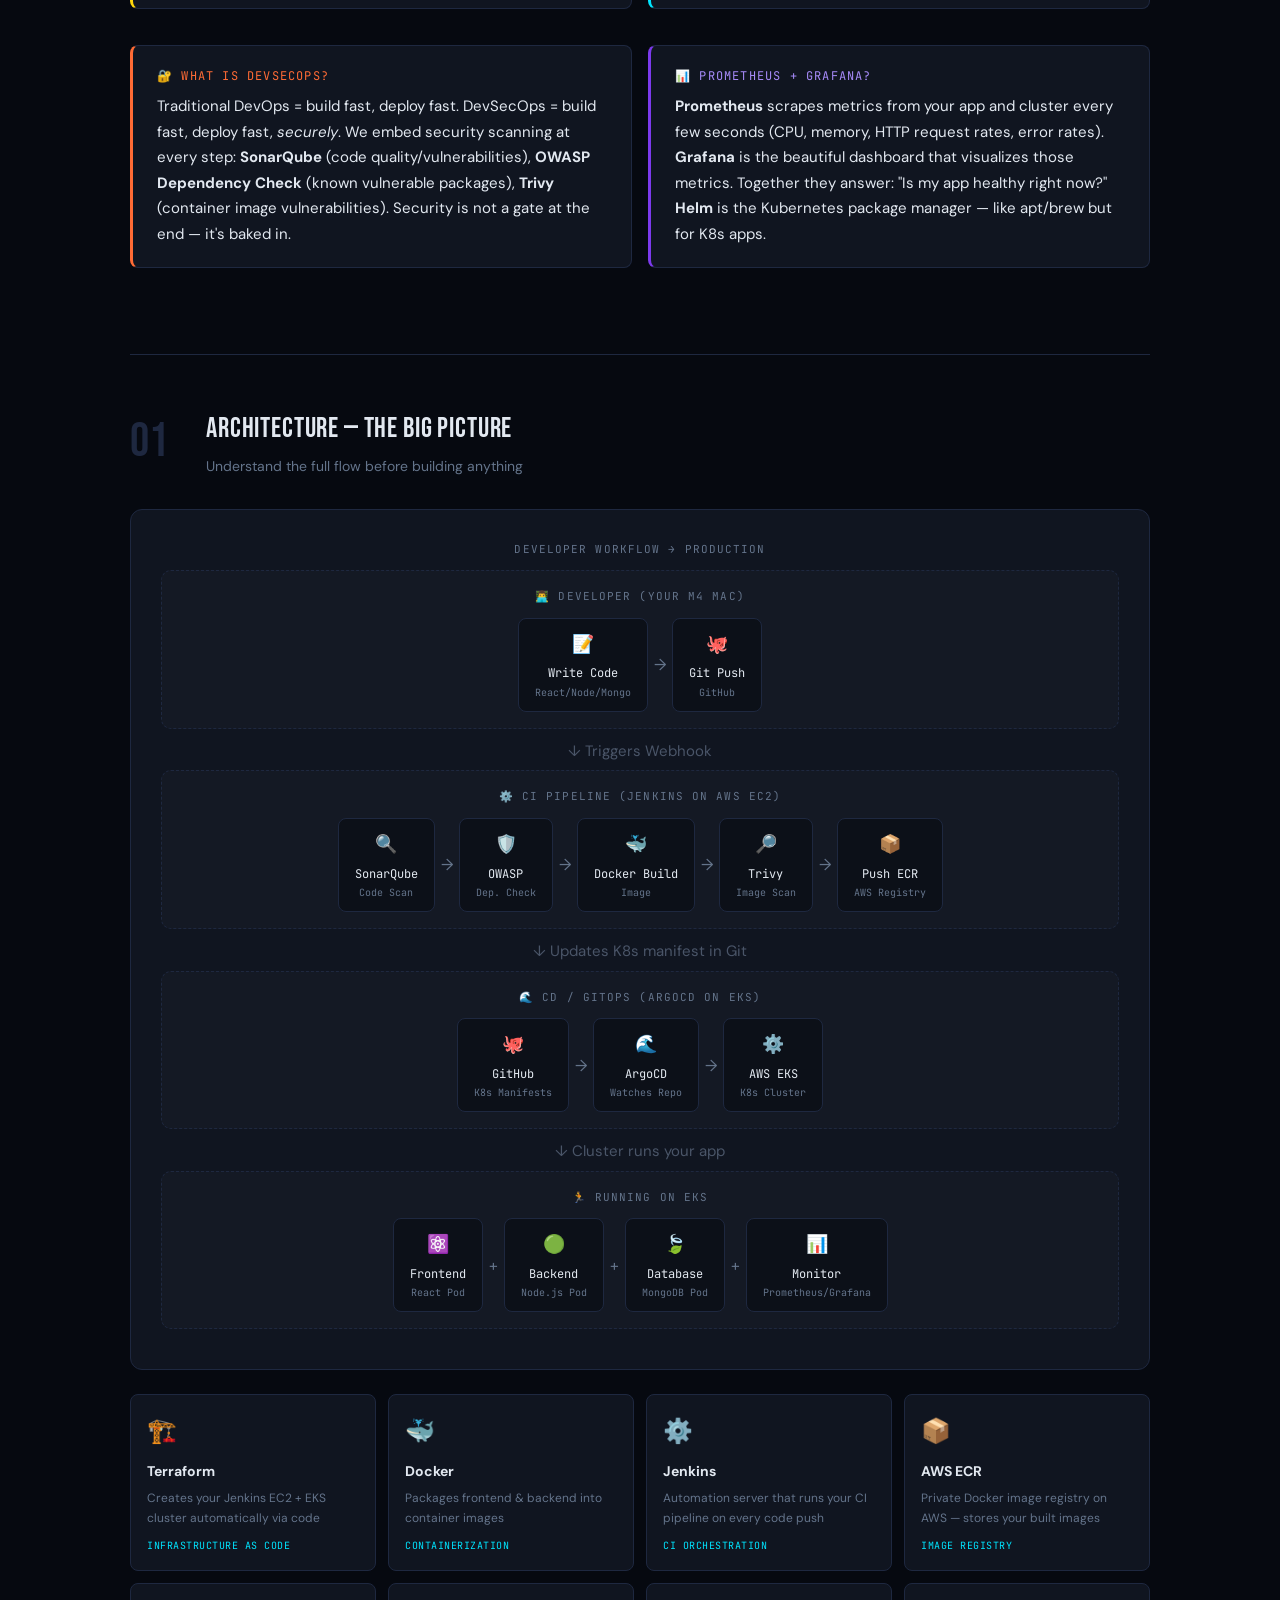
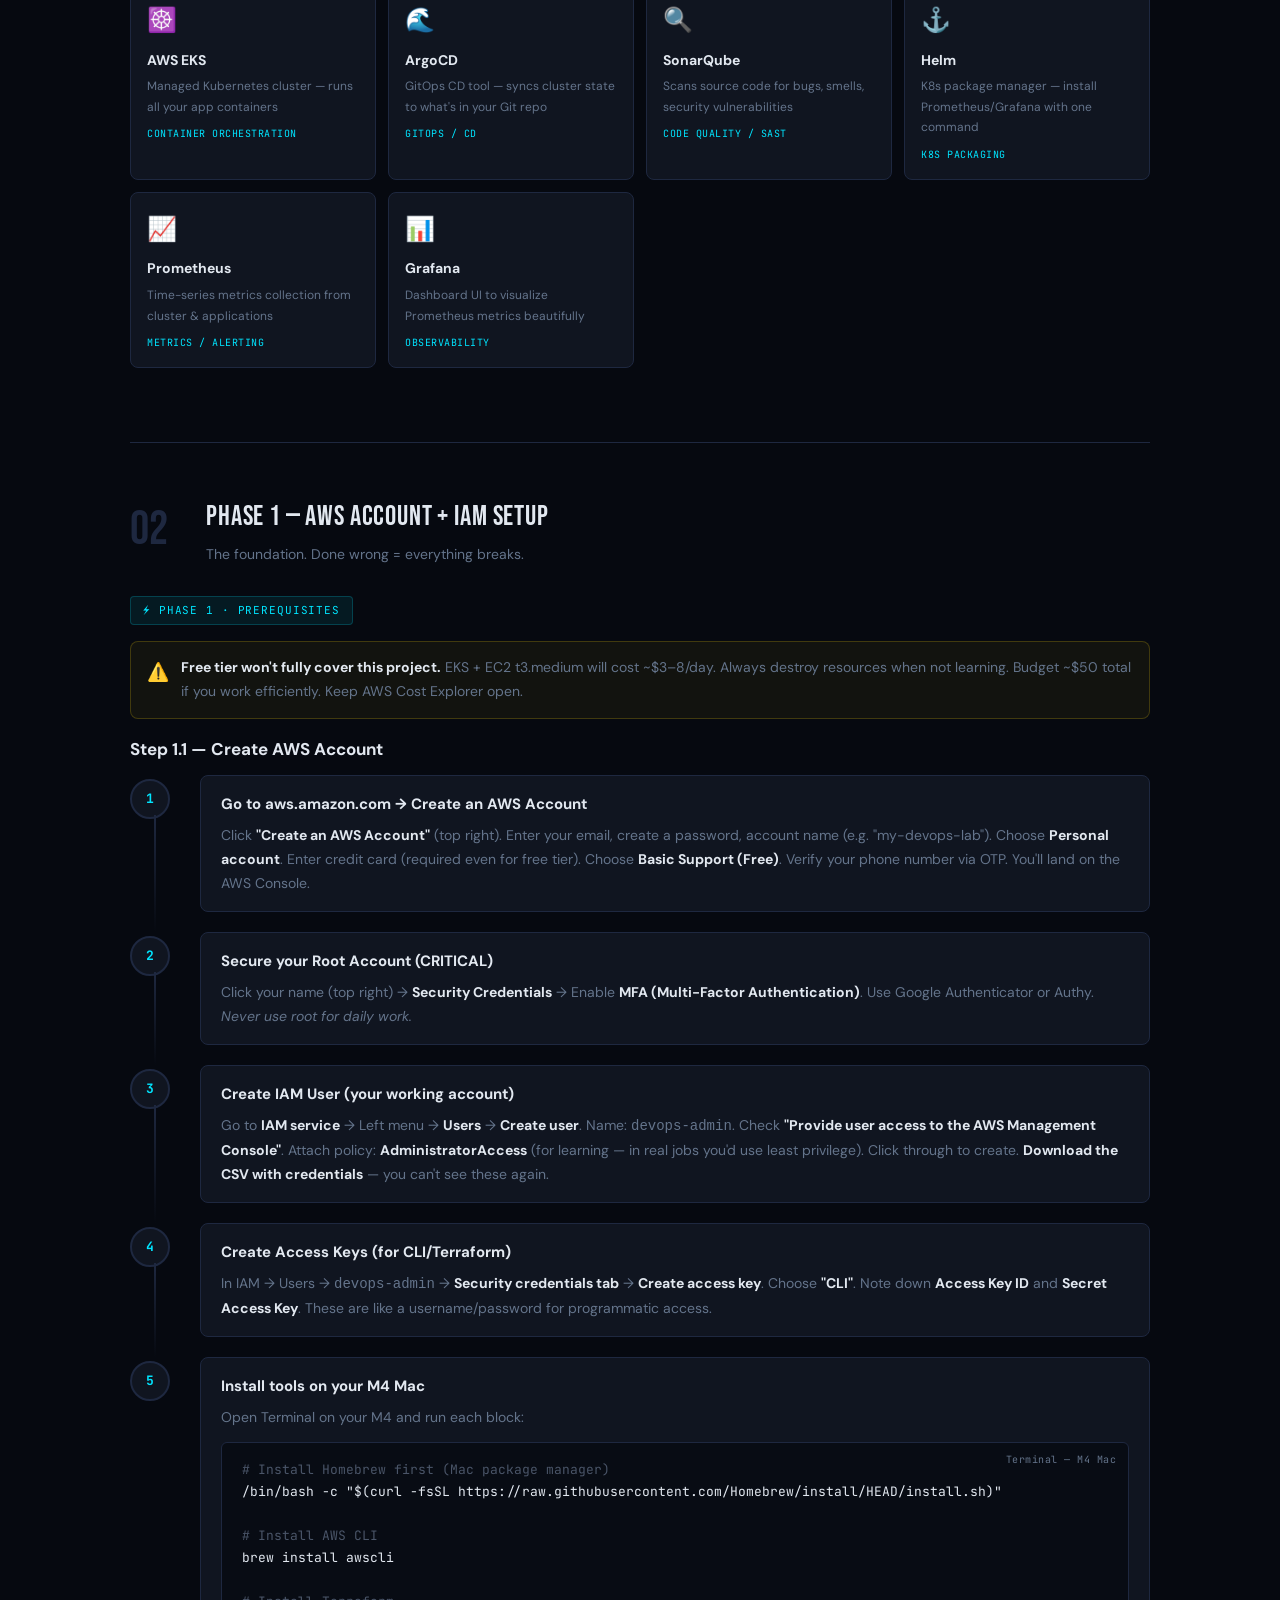
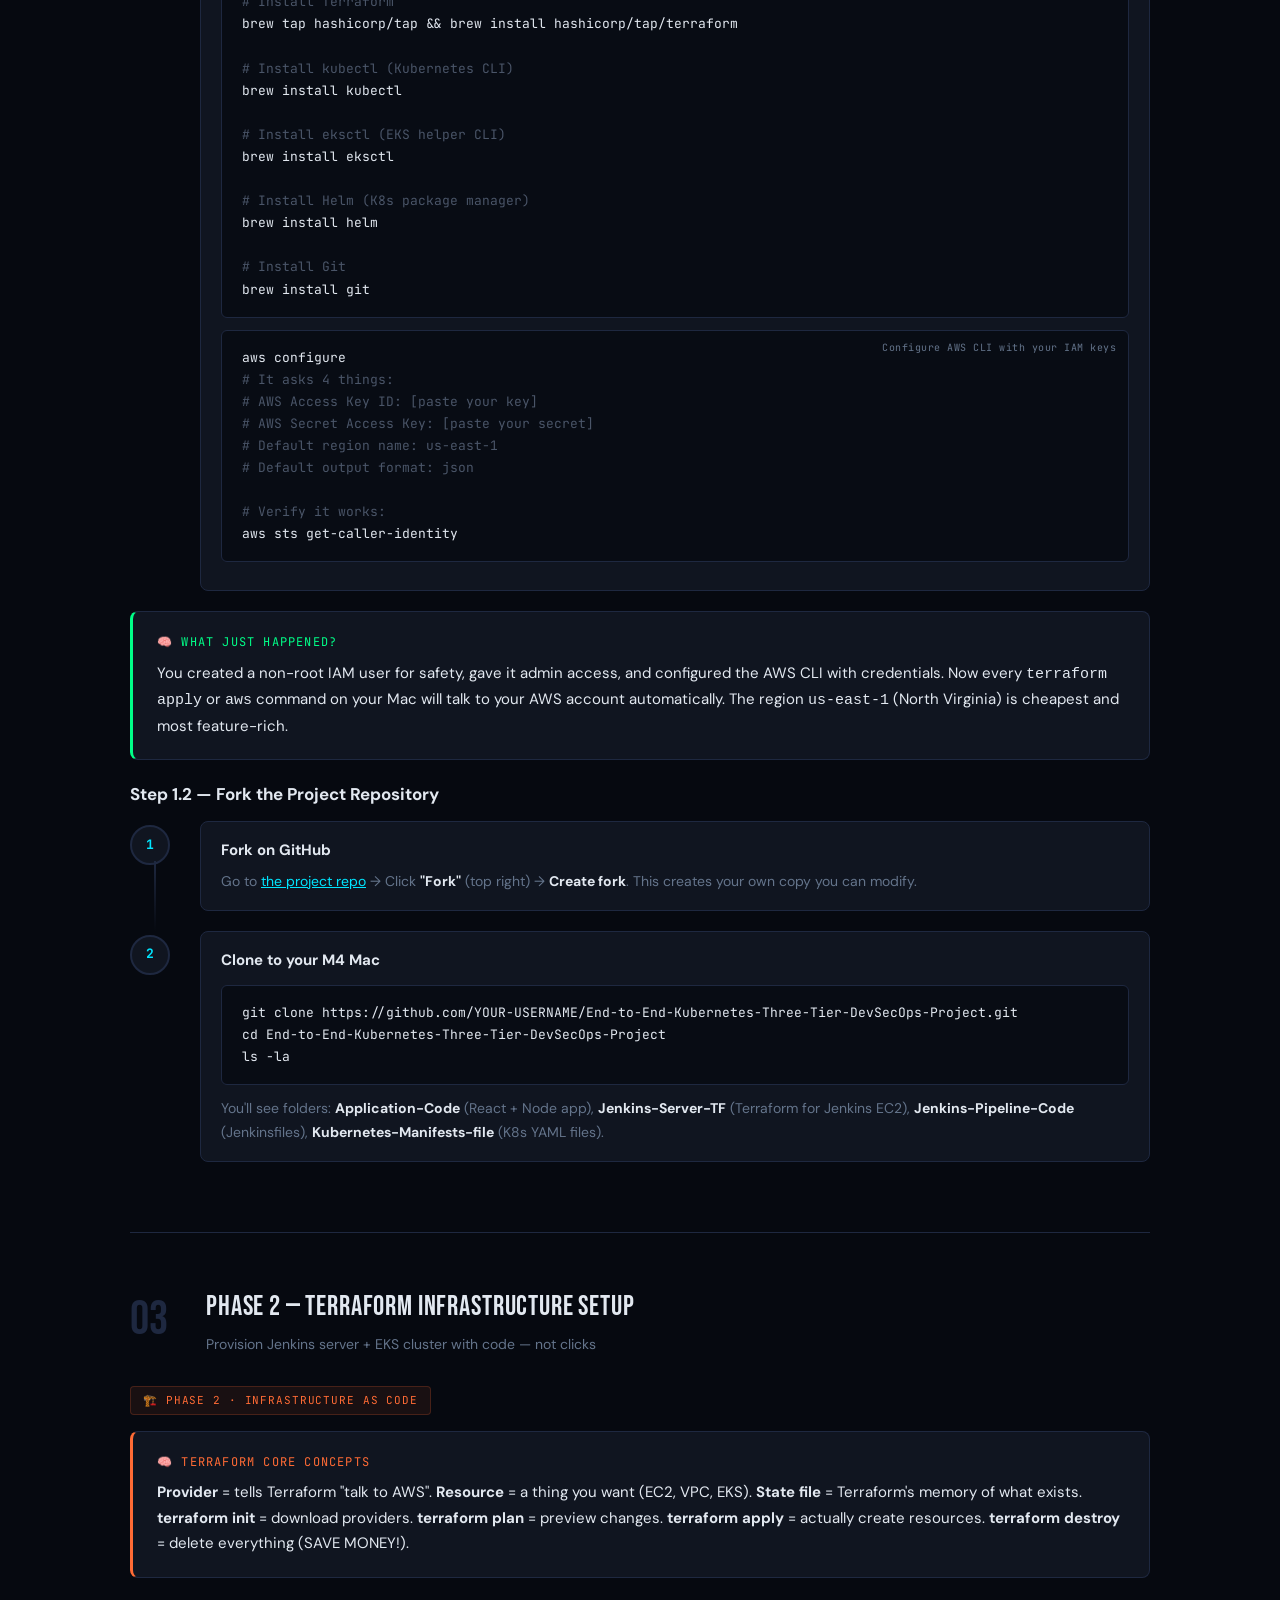
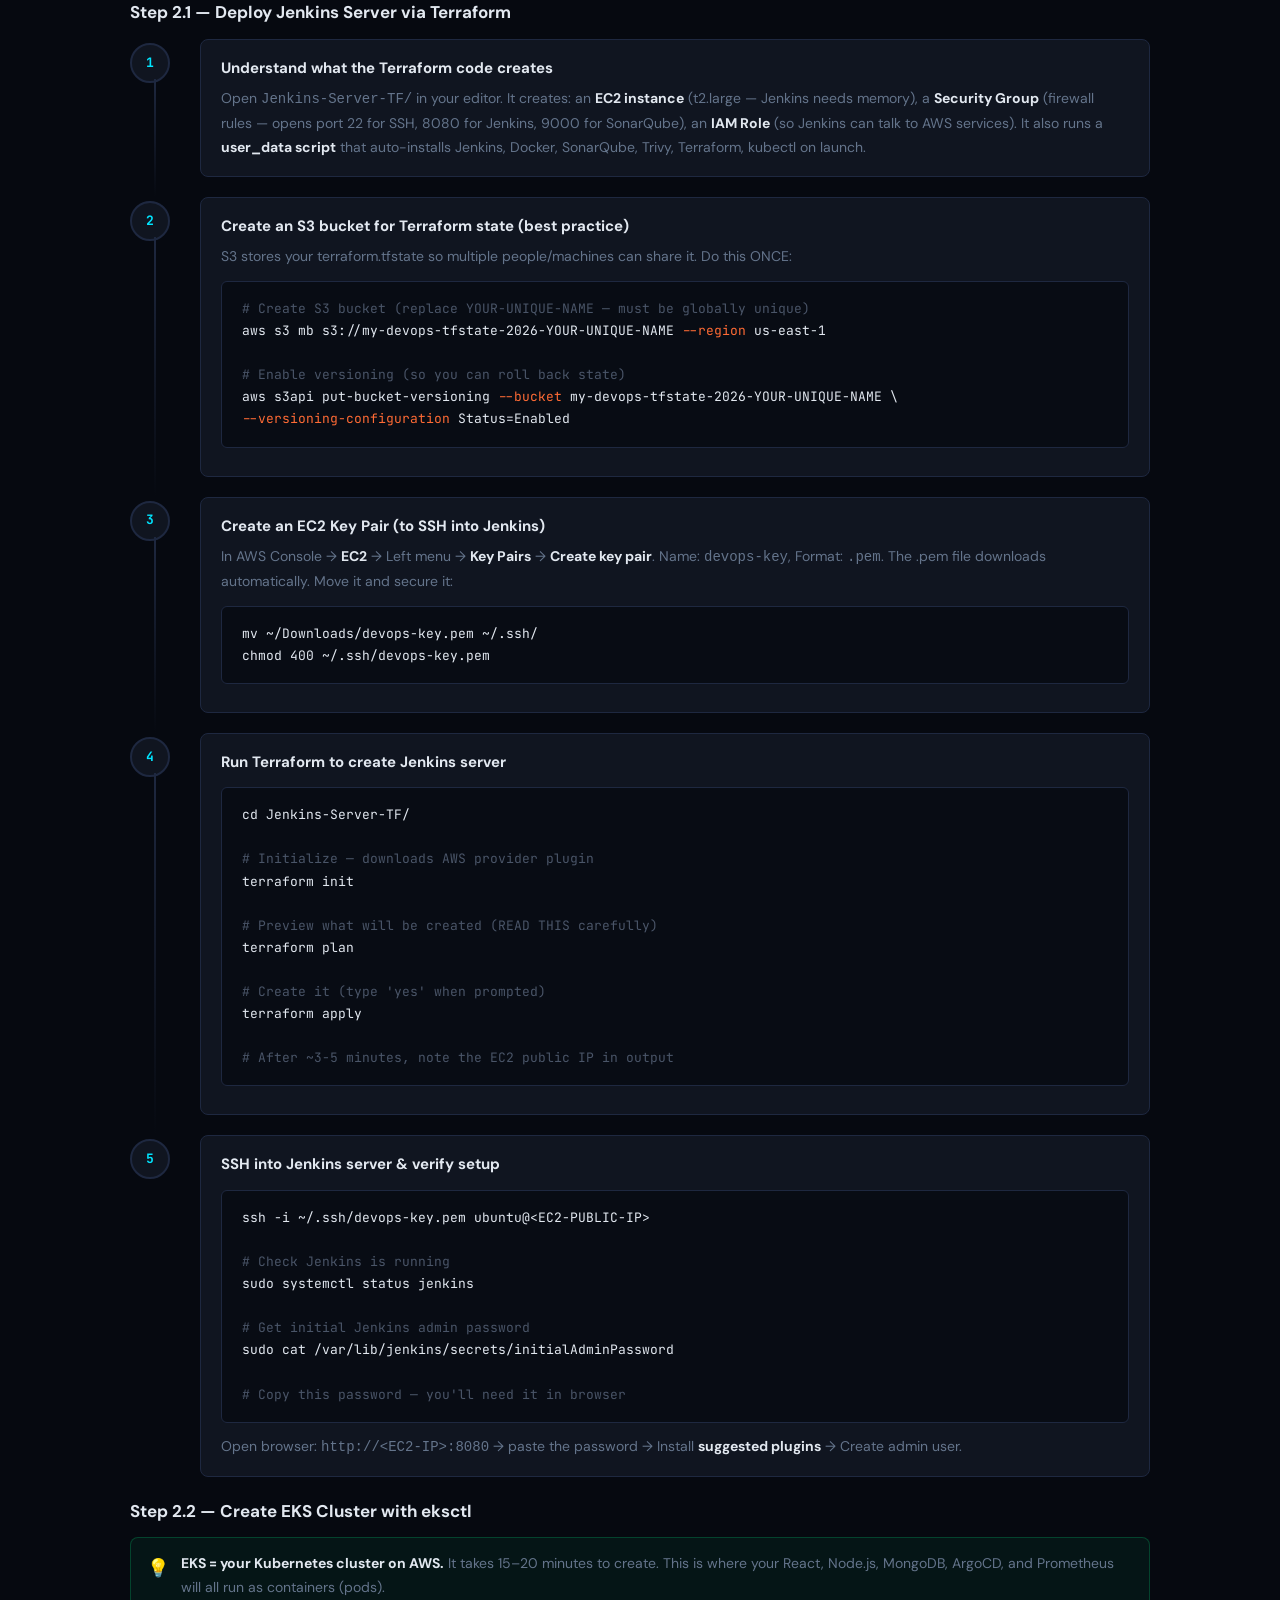
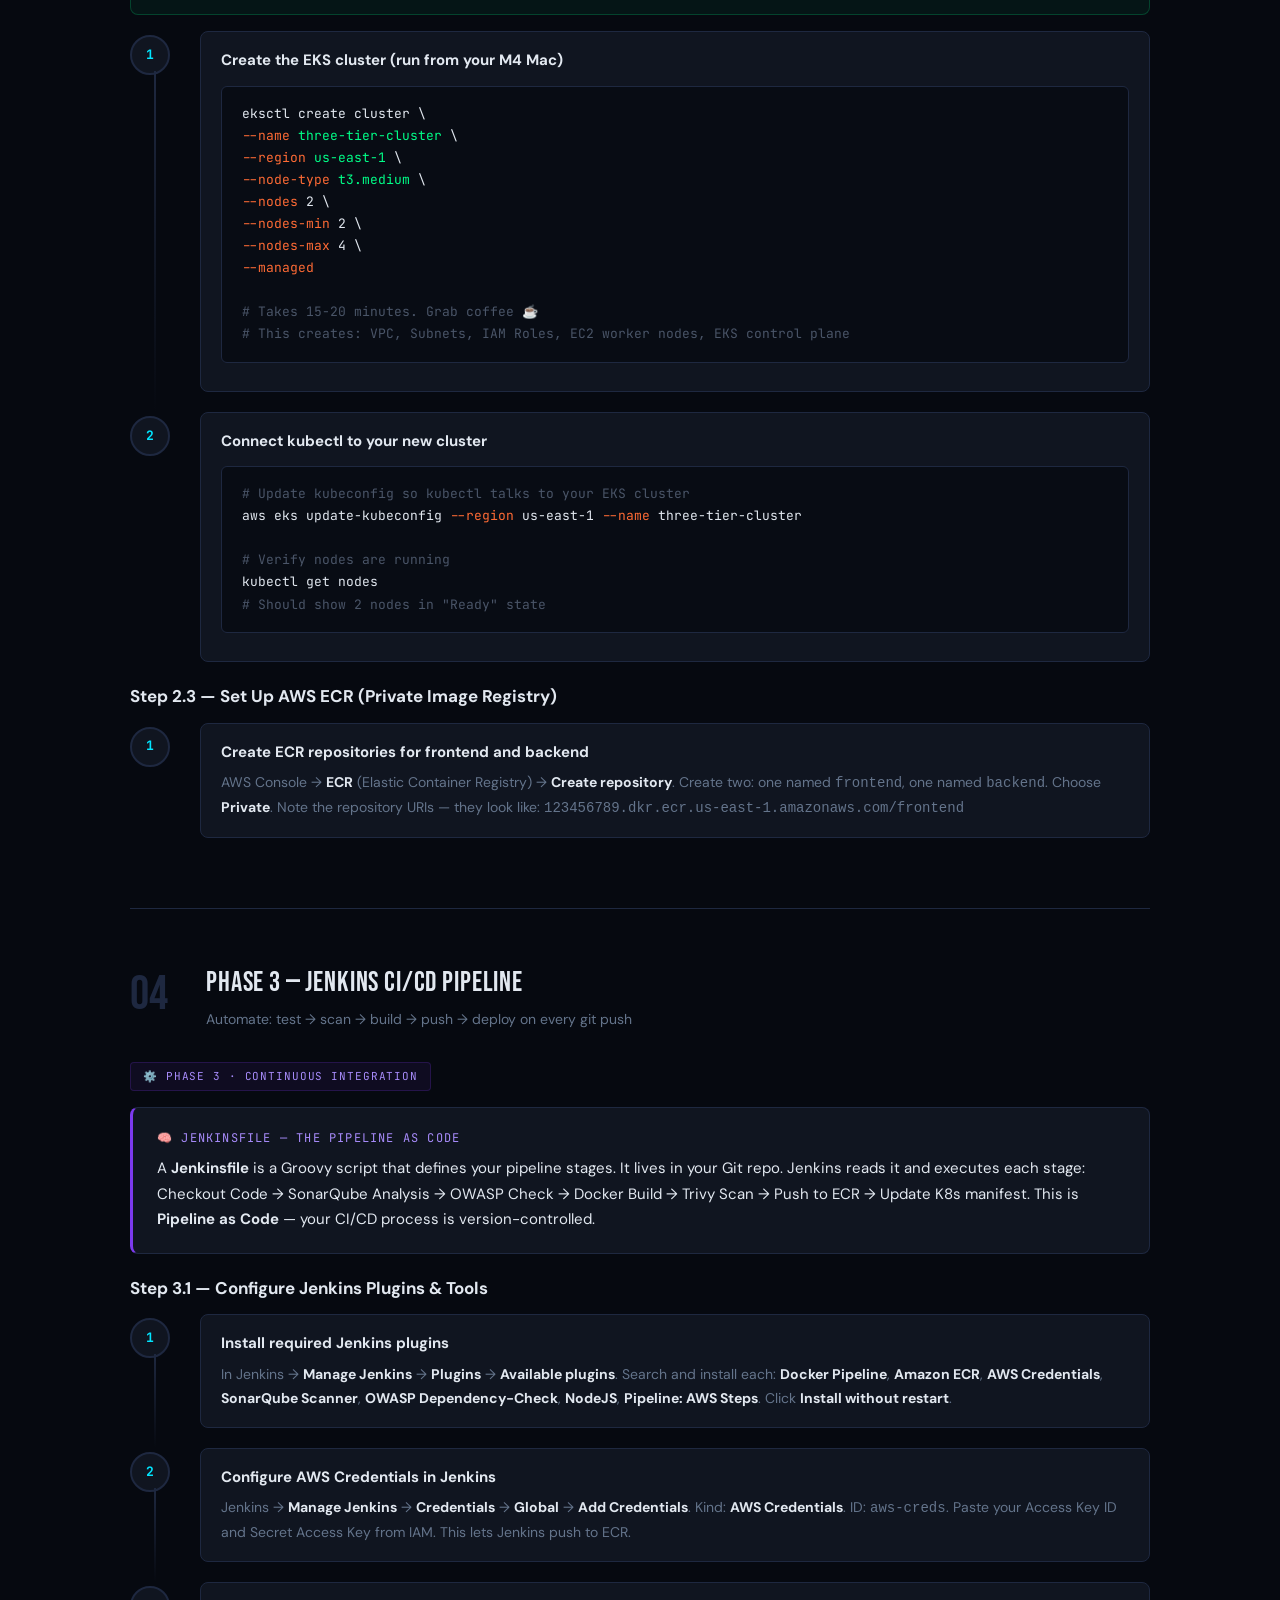
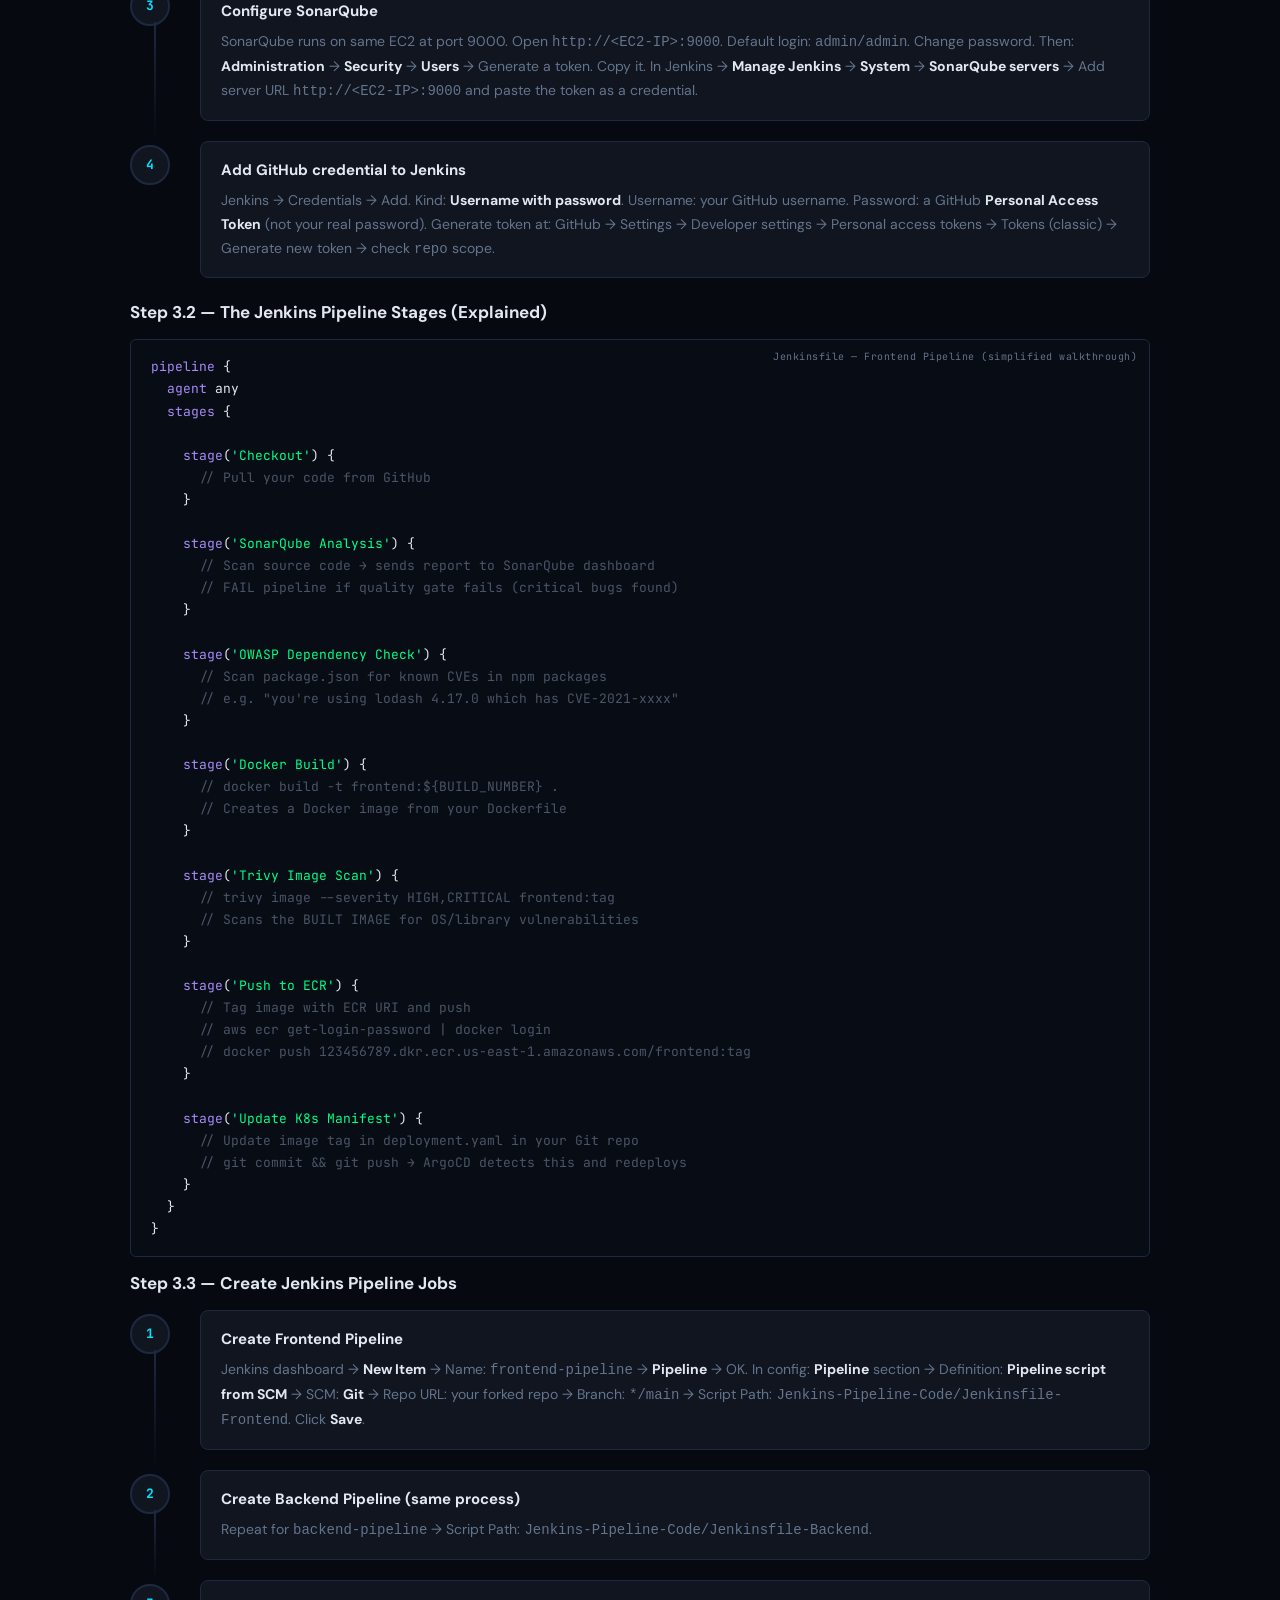
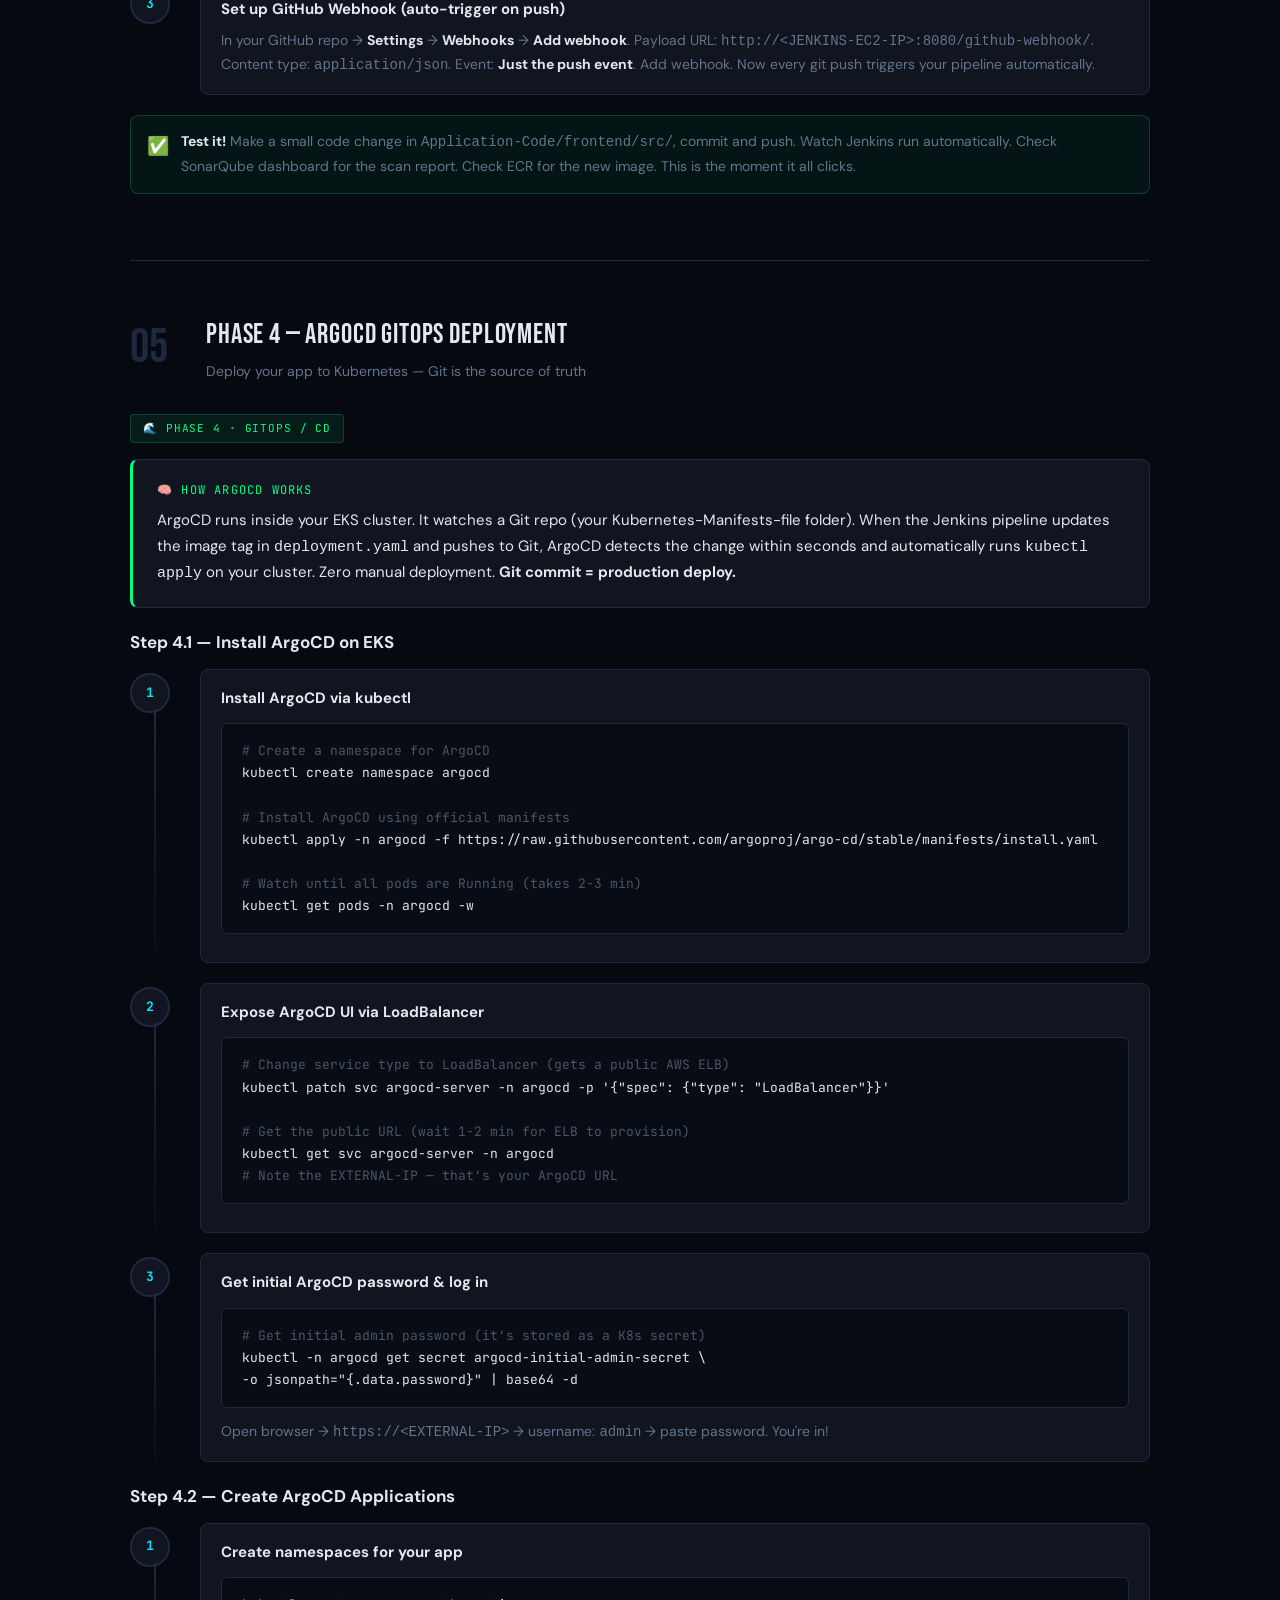
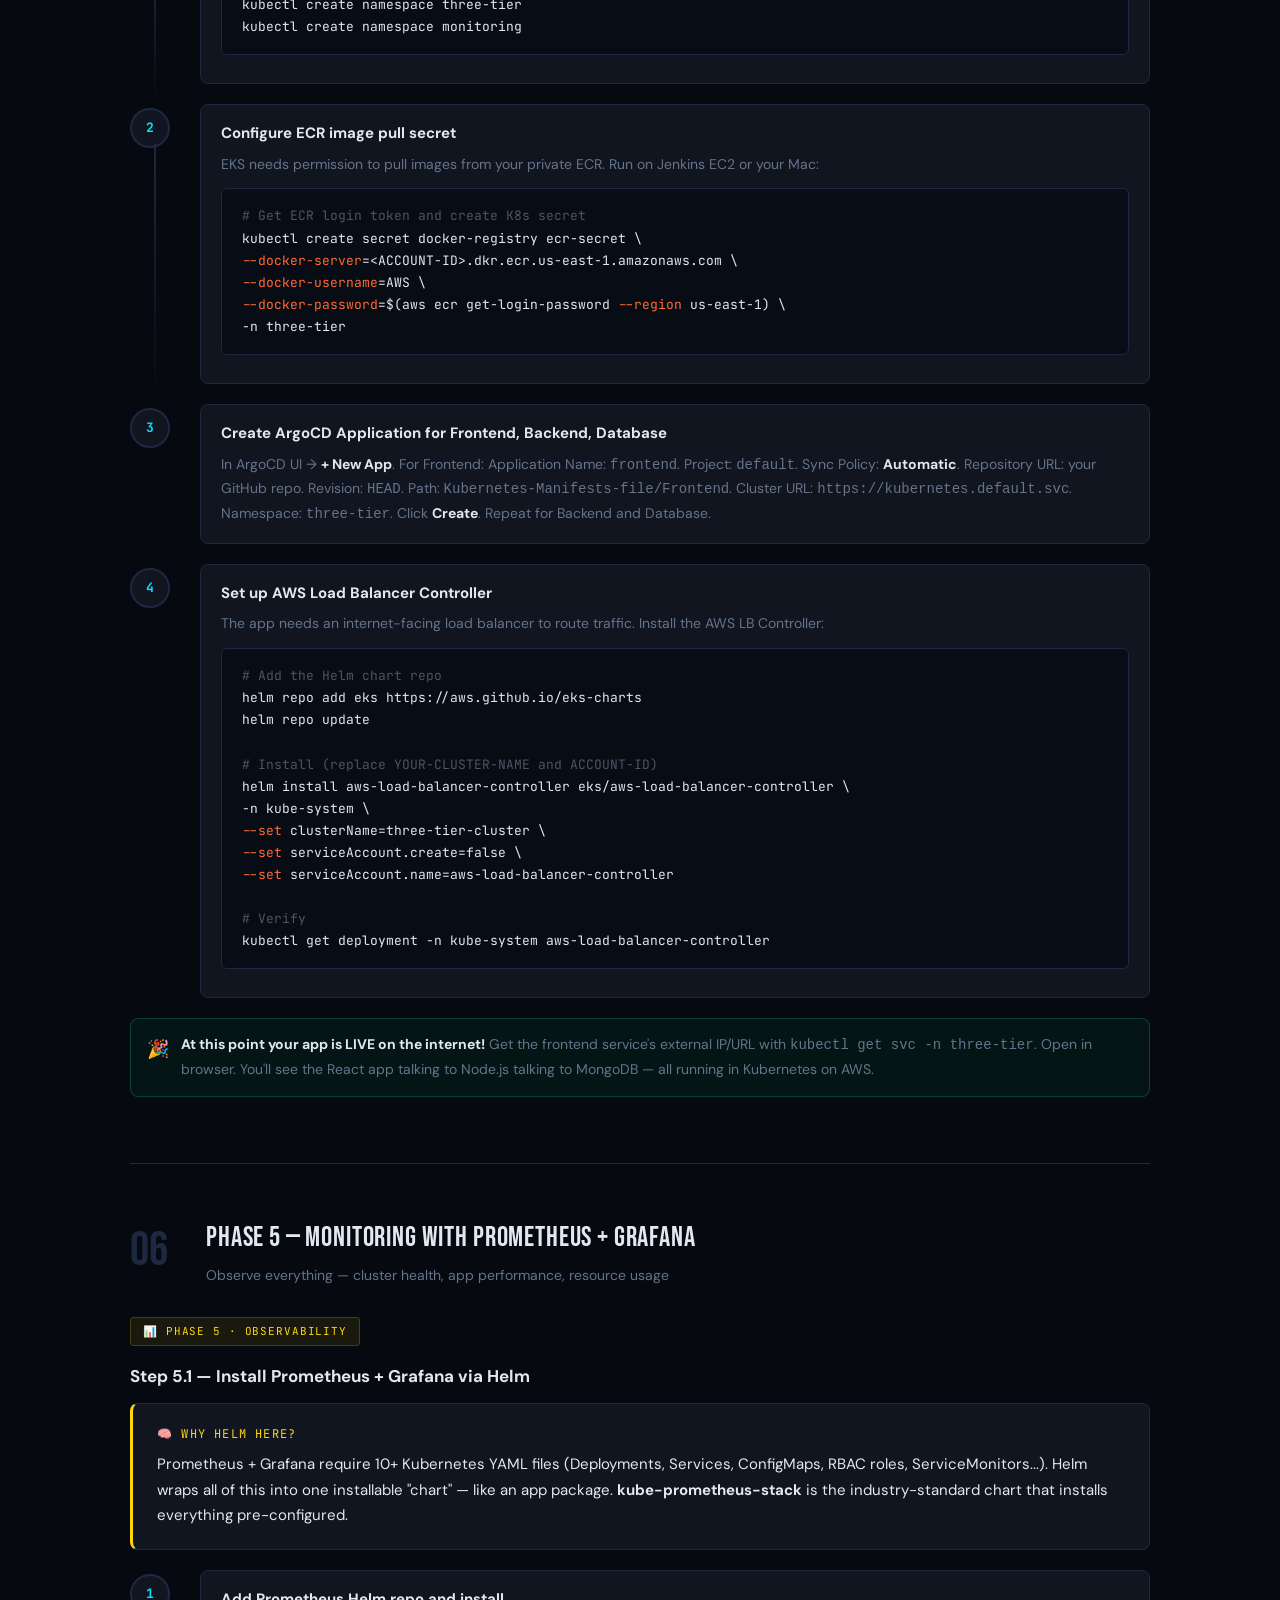
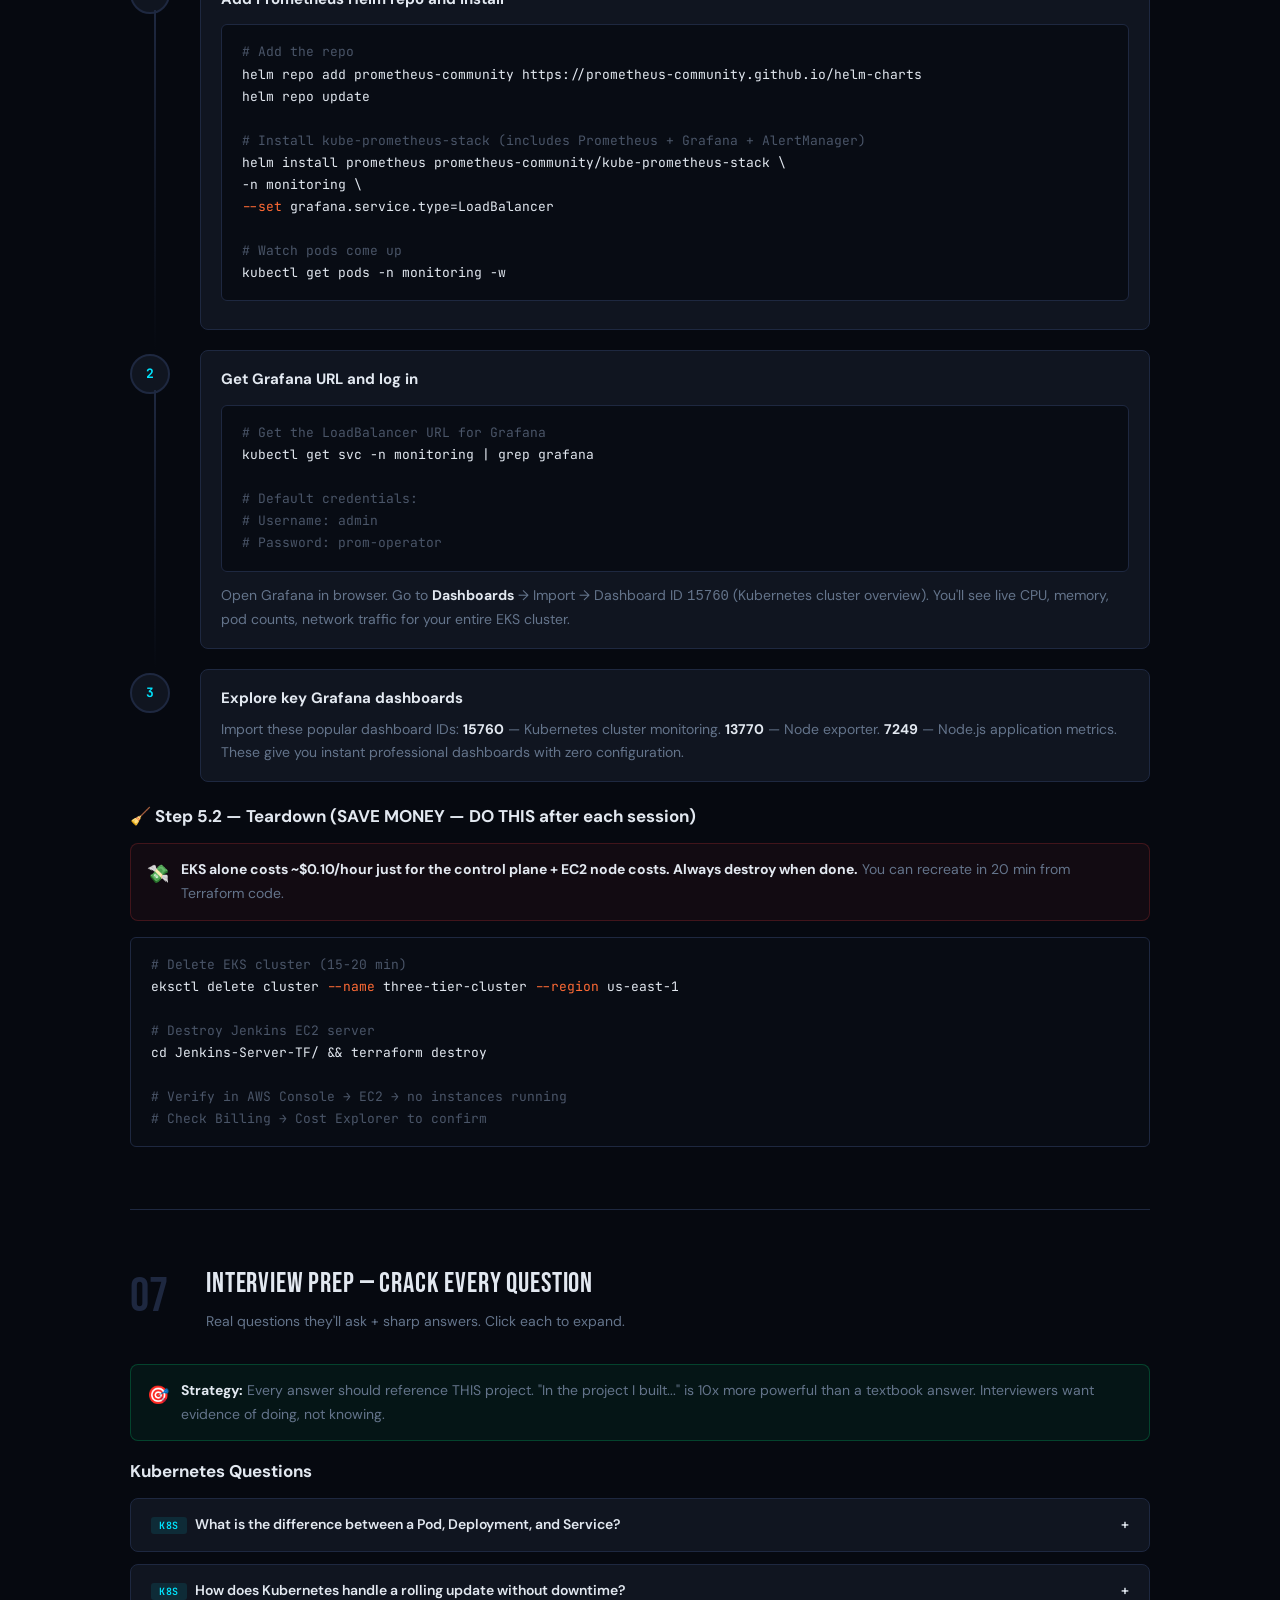
<file: devops-mastery-guide.html>
<!DOCTYPE html>
<html lang="en">
<head>
<meta charset="UTF-8">
<meta name="viewport" content="width=device-width, initial-scale=1.0">
<title>DevOps Zero to Hero — M4 Master Guide</title>
<link href="https://fonts.googleapis.com/css2?family=JetBrains+Mono:wght@300;400;700&family=Bebas+Neue&family=DM+Sans:wght@300;400;500;700&display=swap" rel="stylesheet">
<style>
  :root {
    --bg: #060910;
    --bg2: #0c1018;
    --panel: #101520;
    --border: #1e2840;
    --accent: #00e5ff;
    --accent2: #ff6b35;
    --accent3: #7c3aed;
    --green: #00ff88;
    --yellow: #ffd60a;
    --red: #ff4444;
    --text: #e2e8f0;
    --muted: #64748b;
    --mono: 'JetBrains Mono', monospace;
    --display: 'Bebas Neue', sans-serif;
    --body: 'DM Sans', sans-serif;
  }

  * { margin: 0; padding: 0; box-sizing: border-box; }

  body {
    background: var(--bg);
    color: var(--text);
    font-family: var(--body);
    font-size: 15px;
    line-height: 1.7;
  }

  /* HERO */
  .hero {
    background: linear-gradient(135deg, #060910 0%, #0a0f1e 50%, #060910 100%);
    border-bottom: 1px solid var(--border);
    padding: 60px 40px 50px;
    position: relative;
    overflow: hidden;
  }
  .hero::before {
    content: '';
    position: absolute;
    top: -100px; right: -100px;
    width: 500px; height: 500px;
    background: radial-gradient(circle, rgba(0,229,255,0.06) 0%, transparent 70%);
    pointer-events: none;
  }
  .hero::after {
    content: '';
    position: absolute;
    bottom: -80px; left: 20%;
    width: 400px; height: 400px;
    background: radial-gradient(circle, rgba(124,58,237,0.05) 0%, transparent 70%);
    pointer-events: none;
  }
  .hero-badge {
    display: inline-flex; align-items: center; gap: 8px;
    background: rgba(0,229,255,0.08);
    border: 1px solid rgba(0,229,255,0.25);
    color: var(--accent);
    font-family: var(--mono);
    font-size: 11px;
    padding: 5px 14px; border-radius: 20px;
    margin-bottom: 20px;
    letter-spacing: 0.05em;
  }
  .hero-badge::before { content: '●'; animation: blink 1.5s infinite; }
  @keyframes blink { 0%,100%{opacity:1} 50%{opacity:0.3} }

  .hero h1 {
    font-family: var(--display);
    font-size: clamp(42px, 6vw, 80px);
    line-height: 0.95;
    letter-spacing: 0.02em;
    margin-bottom: 16px;
  }
  .hero h1 .line1 { color: var(--text); display: block; }
  .hero h1 .line2 { color: var(--accent); display: block; }
  .hero h1 .line3 { color: var(--accent2); display: block; }

  .hero-sub {
    color: var(--muted);
    font-size: 16px;
    max-width: 600px;
    margin-bottom: 30px;
  }

  .tech-pills {
    display: flex; flex-wrap: wrap; gap: 8px;
    margin-bottom: 30px;
  }
  .pill {
    font-family: var(--mono);
    font-size: 11px;
    padding: 4px 12px;
    border-radius: 4px;
    border: 1px solid;
    letter-spacing: 0.03em;
  }
  .pill-blue { color: var(--accent); border-color: rgba(0,229,255,0.3); background: rgba(0,229,255,0.05); }
  .pill-orange { color: var(--accent2); border-color: rgba(255,107,53,0.3); background: rgba(255,107,53,0.05); }
  .pill-purple { color: #a78bfa; border-color: rgba(167,139,250,0.3); background: rgba(167,139,250,0.05); }
  .pill-green { color: var(--green); border-color: rgba(0,255,136,0.3); background: rgba(0,255,136,0.05); }
  .pill-yellow { color: var(--yellow); border-color: rgba(255,214,10,0.3); background: rgba(255,214,10,0.05); }

  .stats-row {
    display: flex; gap: 30px; flex-wrap: wrap;
  }
  .stat { text-align: center; }
  .stat-num {
    font-family: var(--display);
    font-size: 32px;
    color: var(--accent);
    line-height: 1;
  }
  .stat-label {
    font-size: 11px;
    color: var(--muted);
    font-family: var(--mono);
    text-transform: uppercase;
    letter-spacing: 0.05em;
  }

  /* NAV */
  .nav {
    background: var(--bg2);
    border-bottom: 1px solid var(--border);
    padding: 0 40px;
    display: flex; gap: 0;
    overflow-x: auto;
    position: sticky; top: 0; z-index: 100;
  }
  .nav a {
    color: var(--muted);
    text-decoration: none;
    font-size: 13px;
    font-weight: 500;
    padding: 14px 18px;
    border-bottom: 2px solid transparent;
    transition: all 0.2s;
    white-space: nowrap;
    font-family: var(--mono);
  }
  .nav a:hover { color: var(--accent); border-bottom-color: var(--accent); }

  /* MAIN */
  .container { max-width: 1100px; margin: 0 auto; padding: 0 40px; }
  .section { padding: 50px 0; border-bottom: 1px solid var(--border); }
  .section:last-child { border-bottom: none; }

  .section-header {
    display: flex; align-items: center; gap: 16px;
    margin-bottom: 30px;
  }
  .section-num {
    font-family: var(--display);
    font-size: 48px;
    color: var(--border);
    line-height: 1;
    min-width: 60px;
  }
  .section-title {
    font-family: var(--display);
    font-size: 28px;
    letter-spacing: 0.03em;
    color: var(--text);
  }
  .section-subtitle { color: var(--muted); font-size: 14px; margin-top: 2px; }

  /* CONCEPT BOX */
  .concept-box {
    background: var(--panel);
    border: 1px solid var(--border);
    border-left: 3px solid var(--accent);
    border-radius: 8px;
    padding: 20px 24px;
    margin-bottom: 20px;
  }
  .concept-box.orange { border-left-color: var(--accent2); }
  .concept-box.purple { border-left-color: #7c3aed; }
  .concept-box.green { border-left-color: var(--green); }
  .concept-box.yellow { border-left-color: var(--yellow); }

  .concept-title {
    font-family: var(--mono);
    font-size: 12px;
    text-transform: uppercase;
    letter-spacing: 0.1em;
    color: var(--accent);
    margin-bottom: 8px;
  }
  .concept-box.orange .concept-title { color: var(--accent2); }
  .concept-box.purple .concept-title { color: #a78bfa; }
  .concept-box.green .concept-title { color: var(--green); }
  .concept-box.yellow .concept-title { color: var(--yellow); }

  /* STEPS */
  .step {
    display: grid;
    grid-template-columns: 50px 1fr;
    gap: 0 20px;
    margin-bottom: 10px;
    position: relative;
  }
  .step:not(:last-child) .step-line {
    position: absolute;
    left: 24px; top: 40px; bottom: -10px;
    width: 2px;
    background: linear-gradient(to bottom, var(--border), transparent);
  }
  .step-num {
    width: 40px; height: 40px;
    border-radius: 50%;
    background: var(--panel);
    border: 2px solid var(--border);
    display: flex; align-items: center; justify-content: center;
    font-family: var(--mono);
    font-size: 13px;
    font-weight: 700;
    color: var(--accent);
    flex-shrink: 0;
    margin-top: 4px;
  }
  .step-body {
    background: var(--panel);
    border: 1px solid var(--border);
    border-radius: 8px;
    padding: 16px 20px;
    margin-bottom: 10px;
  }
  .step-title {
    font-weight: 700;
    font-size: 15px;
    margin-bottom: 6px;
    color: var(--text);
  }
  .step-desc { color: var(--muted); font-size: 14px; }
  .step-desc strong { color: var(--text); }

  /* CODE BLOCK */
  .code-block {
    background: #080c14;
    border: 1px solid var(--border);
    border-radius: 6px;
    padding: 16px 20px;
    font-family: var(--mono);
    font-size: 13px;
    overflow-x: auto;
    margin: 12px 0;
    position: relative;
  }
  .code-block .cb-label {
    position: absolute;
    top: 8px; right: 12px;
    font-size: 10px;
    color: var(--muted);
    letter-spacing: 0.05em;
  }
  .code-block .comment { color: #4a5568; }
  .code-block .cmd { color: var(--accent); }
  .code-block .flag { color: var(--accent2); }
  .code-block .string { color: var(--green); }
  .code-block .keyword { color: #a78bfa; }

  /* ARCH DIAGRAM */
  .arch-diagram {
    background: var(--panel);
    border: 1px solid var(--border);
    border-radius: 12px;
    padding: 30px;
    margin-bottom: 24px;
    text-align: center;
  }
  .arch-row {
    display: flex; align-items: center; justify-content: center;
    gap: 0; margin-bottom: 0;
    flex-wrap: wrap;
  }
  .arch-box {
    background: var(--bg2);
    border: 1px solid var(--border);
    border-radius: 8px;
    padding: 10px 16px;
    font-family: var(--mono);
    font-size: 12px;
    text-align: center;
    min-width: 90px;
  }
  .arch-box .icon { font-size: 18px; display: block; margin-bottom: 4px; }
  .arch-box .label { color: var(--muted); font-size: 10px; display: block; }
  .arch-arrow {
    color: var(--muted);
    font-size: 16px;
    padding: 0 6px;
    flex-shrink: 0;
  }
  .arch-section-title {
    font-family: var(--mono);
    font-size: 11px;
    text-transform: uppercase;
    letter-spacing: 0.1em;
    color: var(--muted);
    margin-bottom: 12px;
  }
  .arch-layer {
    background: rgba(255,255,255,0.02);
    border: 1px dashed var(--border);
    border-radius: 10px;
    padding: 16px;
    margin-bottom: 10px;
  }

  /* TOOL CARDS */
  .tools-grid {
    display: grid;
    grid-template-columns: repeat(auto-fill, minmax(200px, 1fr));
    gap: 12px;
    margin-bottom: 24px;
  }
  .tool-card {
    background: var(--panel);
    border: 1px solid var(--border);
    border-radius: 8px;
    padding: 16px;
    transition: border-color 0.2s;
  }
  .tool-card:hover { border-color: var(--accent); }
  .tool-icon { font-size: 24px; margin-bottom: 8px; }
  .tool-name { font-weight: 700; font-size: 14px; margin-bottom: 4px; }
  .tool-desc { color: var(--muted); font-size: 12px; }
  .tool-role {
    margin-top: 8px;
    font-family: var(--mono);
    font-size: 10px;
    color: var(--accent);
    text-transform: uppercase;
    letter-spacing: 0.05em;
  }

  /* INTERVIEW Q */
  .interview-card {
    background: var(--panel);
    border: 1px solid var(--border);
    border-radius: 8px;
    margin-bottom: 12px;
    overflow: hidden;
  }
  .interview-q {
    padding: 14px 20px;
    font-weight: 600;
    font-size: 14px;
    cursor: pointer;
    display: flex; justify-content: space-between; align-items: center;
    user-select: none;
  }
  .interview-q:hover { background: rgba(0,229,255,0.04); }
  .interview-q .tag {
    font-family: var(--mono);
    font-size: 10px;
    padding: 2px 8px;
    border-radius: 3px;
    background: rgba(0,229,255,0.1);
    color: var(--accent);
    text-transform: uppercase;
    letter-spacing: 0.05em;
    margin-right: 8px;
    flex-shrink: 0;
  }
  .interview-a {
    padding: 0 20px 14px;
    color: var(--muted);
    font-size: 14px;
    border-top: 1px solid var(--border);
    display: none;
  }
  .interview-a.open { display: block; padding-top: 14px; }
  .interview-a code {
    font-family: var(--mono);
    font-size: 12px;
    background: rgba(0,229,255,0.08);
    color: var(--accent);
    padding: 1px 6px;
    border-radius: 3px;
  }

  /* WARNING / TIP */
  .tip {
    display: flex; gap: 12px; align-items: flex-start;
    background: rgba(0,255,136,0.05);
    border: 1px solid rgba(0,255,136,0.2);
    border-radius: 8px;
    padding: 14px 16px;
    margin-bottom: 16px;
    font-size: 14px;
  }
  .tip.warn {
    background: rgba(255,214,10,0.05);
    border-color: rgba(255,214,10,0.2);
  }
  .tip.danger {
    background: rgba(255,68,68,0.05);
    border-color: rgba(255,68,68,0.2);
  }
  .tip-icon { font-size: 18px; flex-shrink: 0; margin-top: 1px; }
  .tip-text { color: var(--muted); }
  .tip-text strong { color: var(--text); }

  /* PHASE BADGE */
  .phase-badge {
    display: inline-flex; align-items: center; gap: 8px;
    font-family: var(--mono);
    font-size: 11px;
    text-transform: uppercase;
    letter-spacing: 0.08em;
    padding: 4px 12px;
    border-radius: 4px;
    margin-bottom: 16px;
  }
  .phase-1 { background: rgba(0,229,255,0.08); color: var(--accent); border: 1px solid rgba(0,229,255,0.2); }
  .phase-2 { background: rgba(255,107,53,0.08); color: var(--accent2); border: 1px solid rgba(255,107,53,0.2); }
  .phase-3 { background: rgba(124,58,237,0.08); color: #a78bfa; border: 1px solid rgba(124,58,237,0.2); }
  .phase-4 { background: rgba(0,255,136,0.08); color: var(--green); border: 1px solid rgba(0,255,136,0.2); }
  .phase-5 { background: rgba(255,214,10,0.08); color: var(--yellow); border: 1px solid rgba(255,214,10,0.2); }

  h3 { font-size: 17px; font-weight: 700; margin-bottom: 12px; color: var(--text); }
  h4 { font-size: 14px; font-weight: 700; color: var(--muted); margin-bottom: 8px; font-family: var(--mono); text-transform: uppercase; letter-spacing: 0.05em; }
  p { color: var(--muted); margin-bottom: 12px; }
  ul { color: var(--muted); padding-left: 20px; margin-bottom: 12px; }
  ul li { margin-bottom: 4px; font-size: 14px; }
  ul li strong { color: var(--text); }

  .two-col {
    display: grid; grid-template-columns: 1fr 1fr; gap: 16px;
    margin-bottom: 16px;
  }
  @media(max-width:700px) { .two-col { grid-template-columns:1fr; } }

  .divider {
    height: 1px;
    background: linear-gradient(to right, transparent, var(--border), transparent);
    margin: 24px 0;
  }

  /* CHECKLIST */
  .checklist { list-style: none; padding: 0; }
  .checklist li {
    display: flex; align-items: flex-start; gap: 10px;
    padding: 8px 0;
    border-bottom: 1px solid rgba(30,40,64,0.5);
    font-size: 14px;
    color: var(--muted);
  }
  .checklist li::before {
    content: '○';
    color: var(--border);
    font-size: 12px;
    margin-top: 3px;
    flex-shrink: 0;
  }
  .checklist li strong { color: var(--text); }

  .footer {
    background: var(--bg2);
    border-top: 1px solid var(--border);
    padding: 30px 40px;
    text-align: center;
    color: var(--muted);
    font-size: 13px;
    font-family: var(--mono);
  }

  /* Scrollbar */
  ::-webkit-scrollbar { width: 6px; height: 6px; }
  ::-webkit-scrollbar-track { background: var(--bg); }
  ::-webkit-scrollbar-thumb { background: var(--border); border-radius: 3px; }
</style>
</head>
<body>

<!-- HERO -->
<div class="hero">
  <div class="hero-badge">M4 Mac · DevOps Zero to Hero · 2026</div>
  <h1>
    <span class="line1">DEVOPS</span>
    <span class="line2">ZERO TO HERO</span>
    <span class="line3">MASTER GUIDE</span>
  </h1>
  <p class="hero-sub">End-to-End Kubernetes Three-Tier DevSecOps on AWS — complete guide built for someone who knows Linux & Cloud. Every click. Every command. Every concept.</p>
  <div class="tech-pills">
    <span class="pill pill-blue">AWS EKS</span>
    <span class="pill pill-orange">Terraform</span>
    <span class="pill pill-purple">Jenkins</span>
    <span class="pill pill-green">ArgoCD</span>
    <span class="pill pill-yellow">Prometheus + Grafana</span>
    <span class="pill pill-blue">Docker</span>
    <span class="pill pill-orange">SonarQube</span>
    <span class="pill pill-purple">Helm</span>
    <span class="pill pill-green">Kubernetes</span>
    <span class="pill pill-yellow">OWASP / Trivy</span>
  </div>
  <div class="stats-row">
    <div class="stat"><div class="stat-num">10+</div><div class="stat-label">Tools Mastered</div></div>
    <div class="stat"><div class="stat-num">5</div><div class="stat-label">Project Phases</div></div>
    <div class="stat"><div class="stat-num">3</div><div class="stat-label">App Tiers</div></div>
    <div class="stat"><div class="stat-num">∞</div><div class="stat-label">Interview Ready</div></div>
  </div>
</div>

<!-- NAV -->
<nav class="nav">
  <a href="#concepts">Concepts</a>
  <a href="#architecture">Architecture</a>
  <a href="#phase1">Phase 1: AWS</a>
  <a href="#phase2">Phase 2: IaC</a>
  <a href="#phase3">Phase 3: CI/CD</a>
  <a href="#phase4">Phase 4: GitOps</a>
  <a href="#phase5">Phase 5: Monitor</a>
  <a href="#interview">Interview Prep</a>
  <a href="#checklist">Checklist</a>
</nav>

<div class="container">

<!-- ==================== SECTION 0: CONCEPTS ==================== -->
<div class="section" id="concepts">
  <div class="section-header">
    <div class="section-num">00</div>
    <div>
      <div class="section-title">CONCEPTS — What the Heck is All This?</div>
      <div class="section-subtitle">Plain English explanations before you touch a single command</div>
    </div>
  </div>

  <div class="tip">
    <span class="tip-icon">💡</span>
    <div class="tip-text"><strong>Your mental model matters more than memorizing commands.</strong> Every tool here solves a specific pain. Learn the "WHY" first — the "HOW" becomes obvious.</div>
  </div>

  <div class="two-col">
    <div class="concept-box">
      <div class="concept-title">🏗️ What is "Three-Tier" App?</div>
      Think of it as 3 separate layers: <strong>Frontend</strong> (React — what users see in browser), <strong>Backend</strong> (Node.js — the business logic, API), and <strong>Database</strong> (MongoDB — stores all data). They run independently and talk to each other over a network. This is how ALL real-world production apps are structured.
    </div>
    <div class="concept-box orange">
      <div class="concept-title">🐳 What is Docker?</div>
      Imagine packing your app + all its dependencies into a sealed box (container) that runs identically everywhere — your Mac, AWS, anywhere. No more "works on my machine" problems. A <strong>Dockerfile</strong> is the recipe. An <strong>image</strong> is the built box. A <strong>container</strong> is the running box.
    </div>
  </div>

  <div class="two-col">
    <div class="concept-box purple">
      <div class="concept-title">⚙️ What is Kubernetes (K8s)?</div>
      You have 50 containers running. Who restarts them if they crash? Who scales them under load? Who routes traffic? Kubernetes is the <strong>orchestrator</strong> — it manages fleets of containers. AWS EKS is just Kubernetes hosted on AWS so you don't manage the control plane yourself.
    </div>
    <div class="concept-box green">
      <div class="concept-title">🏗️ What is Terraform?</div>
      Instead of clicking around AWS console to create servers, you write code files (HCL language) describing what infrastructure you want. Terraform reads those files and creates/destroys/updates your AWS resources. This is <strong>Infrastructure as Code (IaC)</strong> — your infra is version-controlled, repeatable, and reviewable.
    </div>
  </div>

  <div class="two-col">
    <div class="concept-box yellow">
      <div class="concept-title">🔄 What is CI/CD (Jenkins)?</div>
      Every time a developer pushes code, you want it automatically tested, scanned for security issues, built into a Docker image, and deployed. <strong>Jenkins</strong> is the automation server that runs these "pipelines" for you. CI = Continuous Integration (build+test). CD = Continuous Deployment (release).
    </div>
    <div class="concept-box">
      <div class="concept-title">🌊 What is GitOps (ArgoCD)?</div>
      Instead of manually running <code>kubectl apply</code> to deploy, you commit Kubernetes manifests to Git. <strong>ArgoCD</strong> watches your Git repo and automatically syncs the cluster to match what's in Git. Git becomes the <strong>single source of truth</strong> for your cluster state.
    </div>
  </div>

  <div class="two-col">
    <div class="concept-box orange">
      <div class="concept-title">🔐 What is DevSecOps?</div>
      Traditional DevOps = build fast, deploy fast. DevSecOps = build fast, deploy fast, <em>securely</em>. We embed security scanning at every step: <strong>SonarQube</strong> (code quality/vulnerabilities), <strong>OWASP Dependency Check</strong> (known vulnerable packages), <strong>Trivy</strong> (container image vulnerabilities). Security is not a gate at the end — it's baked in.
    </div>
    <div class="concept-box purple">
      <div class="concept-title">📊 Prometheus + Grafana?</div>
      <strong>Prometheus</strong> scrapes metrics from your app and cluster every few seconds (CPU, memory, HTTP request rates, error rates). <strong>Grafana</strong> is the beautiful dashboard that visualizes those metrics. Together they answer: "Is my app healthy right now?" <strong>Helm</strong> is the Kubernetes package manager — like apt/brew but for K8s apps.
    </div>
  </div>
</div>

<!-- ==================== SECTION 1: ARCHITECTURE ==================== -->
<div class="section" id="architecture">
  <div class="section-header">
    <div class="section-num">01</div>
    <div>
      <div class="section-title">ARCHITECTURE — The Big Picture</div>
      <div class="section-subtitle">Understand the full flow before building anything</div>
    </div>
  </div>

  <div class="arch-diagram">
    <div class="arch-section-title">Developer Workflow → Production</div>
    <div class="arch-layer">
      <div class="arch-section-title">👨‍💻 Developer (Your M4 Mac)</div>
      <div class="arch-row">
        <div class="arch-box"><span class="icon">📝</span>Write Code<span class="label">React/Node/Mongo</span></div>
        <span class="arch-arrow">→</span>
        <div class="arch-box"><span class="icon">🐙</span>Git Push<span class="label">GitHub</span></div>
      </div>
    </div>
    <div style="text-align:center;color:#4a5568;margin:6px 0;">↓ Triggers Webhook</div>
    <div class="arch-layer">
      <div class="arch-section-title">⚙️ CI Pipeline (Jenkins on AWS EC2)</div>
      <div class="arch-row">
        <div class="arch-box"><span class="icon">🔍</span>SonarQube<span class="label">Code Scan</span></div>
        <span class="arch-arrow">→</span>
        <div class="arch-box"><span class="icon">🛡️</span>OWASP<span class="label">Dep. Check</span></div>
        <span class="arch-arrow">→</span>
        <div class="arch-box"><span class="icon">🐳</span>Docker Build<span class="label">Image</span></div>
        <span class="arch-arrow">→</span>
        <div class="arch-box"><span class="icon">🔎</span>Trivy<span class="label">Image Scan</span></div>
        <span class="arch-arrow">→</span>
        <div class="arch-box"><span class="icon">📦</span>Push ECR<span class="label">AWS Registry</span></div>
      </div>
    </div>
    <div style="text-align:center;color:#4a5568;margin:6px 0;">↓ Updates K8s manifest in Git</div>
    <div class="arch-layer">
      <div class="arch-section-title">🌊 CD / GitOps (ArgoCD on EKS)</div>
      <div class="arch-row">
        <div class="arch-box"><span class="icon">🐙</span>GitHub<span class="label">K8s Manifests</span></div>
        <span class="arch-arrow">→</span>
        <div class="arch-box"><span class="icon">🌊</span>ArgoCD<span class="label">Watches Repo</span></div>
        <span class="arch-arrow">→</span>
        <div class="arch-box"><span class="icon">⚙️</span>AWS EKS<span class="label">K8s Cluster</span></div>
      </div>
    </div>
    <div style="text-align:center;color:#4a5568;margin:6px 0;">↓ Cluster runs your app</div>
    <div class="arch-layer">
      <div class="arch-section-title">🏃 Running on EKS</div>
      <div class="arch-row">
        <div class="arch-box"><span class="icon">⚛️</span>Frontend<span class="label">React Pod</span></div>
        <span class="arch-arrow">+</span>
        <div class="arch-box"><span class="icon">🟢</span>Backend<span class="label">Node.js Pod</span></div>
        <span class="arch-arrow">+</span>
        <div class="arch-box"><span class="icon">🍃</span>Database<span class="label">MongoDB Pod</span></div>
        <span class="arch-arrow">+</span>
        <div class="arch-box"><span class="icon">📊</span>Monitor<span class="label">Prometheus/Grafana</span></div>
      </div>
    </div>
  </div>

  <div class="tools-grid">
    <div class="tool-card">
      <div class="tool-icon">🏗️</div>
      <div class="tool-name">Terraform</div>
      <div class="tool-desc">Creates your Jenkins EC2 + EKS cluster automatically via code</div>
      <div class="tool-role">Infrastructure as Code</div>
    </div>
    <div class="tool-card">
      <div class="tool-icon">🐳</div>
      <div class="tool-name">Docker</div>
      <div class="tool-desc">Packages frontend & backend into container images</div>
      <div class="tool-role">Containerization</div>
    </div>
    <div class="tool-card">
      <div class="tool-icon">⚙️</div>
      <div class="tool-name">Jenkins</div>
      <div class="tool-desc">Automation server that runs your CI pipeline on every code push</div>
      <div class="tool-role">CI Orchestration</div>
    </div>
    <div class="tool-card">
      <div class="tool-icon">📦</div>
      <div class="tool-name">AWS ECR</div>
      <div class="tool-desc">Private Docker image registry on AWS — stores your built images</div>
      <div class="tool-role">Image Registry</div>
    </div>
    <div class="tool-card">
      <div class="tool-icon">☸️</div>
      <div class="tool-name">AWS EKS</div>
      <div class="tool-desc">Managed Kubernetes cluster — runs all your app containers</div>
      <div class="tool-role">Container Orchestration</div>
    </div>
    <div class="tool-card">
      <div class="tool-icon">🌊</div>
      <div class="tool-name">ArgoCD</div>
      <div class="tool-desc">GitOps CD tool — syncs cluster state to what's in your Git repo</div>
      <div class="tool-role">GitOps / CD</div>
    </div>
    <div class="tool-card">
      <div class="tool-icon">🔍</div>
      <div class="tool-name">SonarQube</div>
      <div class="tool-desc">Scans source code for bugs, smells, security vulnerabilities</div>
      <div class="tool-role">Code Quality / SAST</div>
    </div>
    <div class="tool-card">
      <div class="tool-icon">⚓</div>
      <div class="tool-name">Helm</div>
      <div class="tool-desc">K8s package manager — install Prometheus/Grafana with one command</div>
      <div class="tool-role">K8s Packaging</div>
    </div>
    <div class="tool-card">
      <div class="tool-icon">📈</div>
      <div class="tool-name">Prometheus</div>
      <div class="tool-desc">Time-series metrics collection from cluster & applications</div>
      <div class="tool-role">Metrics / Alerting</div>
    </div>
    <div class="tool-card">
      <div class="tool-icon">📊</div>
      <div class="tool-name">Grafana</div>
      <div class="tool-desc">Dashboard UI to visualize Prometheus metrics beautifully</div>
      <div class="tool-role">Observability</div>
    </div>
  </div>
</div>

<!-- ==================== PHASE 1: AWS SETUP ==================== -->
<div class="section" id="phase1">
  <div class="section-header">
    <div class="section-num">02</div>
    <div>
      <div class="section-title">PHASE 1 — AWS Account + IAM Setup</div>
      <div class="section-subtitle">The foundation. Done wrong = everything breaks.</div>
    </div>
  </div>
  <div class="phase-badge phase-1">⚡ Phase 1 · Prerequisites</div>

  <div class="tip warn">
    <span class="tip-icon">⚠️</span>
    <div class="tip-text"><strong>Free tier won't fully cover this project.</strong> EKS + EC2 t3.medium will cost ~$3–8/day. Always destroy resources when not learning. Budget ~$50 total if you work efficiently. Keep AWS Cost Explorer open.</div>
  </div>

  <h3>Step 1.1 — Create AWS Account</h3>
  <div class="step">
    <div><div class="step-num">1</div><div class="step-line"></div></div>
    <div class="step-body">
      <div class="step-title">Go to aws.amazon.com → Create an AWS Account</div>
      <div class="step-desc">Click <strong>"Create an AWS Account"</strong> (top right). Enter your email, create a password, account name (e.g. "my-devops-lab"). Choose <strong>Personal account</strong>. Enter credit card (required even for free tier). Choose <strong>Basic Support (Free)</strong>. Verify your phone number via OTP. You'll land on the AWS Console.</div>
    </div>
  </div>
  <div class="step">
    <div><div class="step-num">2</div><div class="step-line"></div></div>
    <div class="step-body">
      <div class="step-title">Secure your Root Account (CRITICAL)</div>
      <div class="step-desc">Click your name (top right) → <strong>Security Credentials</strong> → Enable <strong>MFA (Multi-Factor Authentication)</strong>. Use Google Authenticator or Authy. <em>Never use root for daily work.</em></div>
    </div>
  </div>
  <div class="step">
    <div><div class="step-num">3</div><div class="step-line"></div></div>
    <div class="step-body">
      <div class="step-title">Create IAM User (your working account)</div>
      <div class="step-desc">Go to <strong>IAM service</strong> → Left menu → <strong>Users</strong> → <strong>Create user</strong>. Name: <code>devops-admin</code>. Check <strong>"Provide user access to the AWS Management Console"</strong>. Attach policy: <strong>AdministratorAccess</strong> (for learning — in real jobs you'd use least privilege). Click through to create. <strong>Download the CSV with credentials</strong> — you can't see these again.</div>
    </div>
  </div>
  <div class="step">
    <div><div class="step-num">4</div><div class="step-line"></div></div>
    <div class="step-body">
      <div class="step-title">Create Access Keys (for CLI/Terraform)</div>
      <div class="step-desc">In IAM → Users → <code>devops-admin</code> → <strong>Security credentials tab</strong> → <strong>Create access key</strong>. Choose <strong>"CLI"</strong>. Note down <strong>Access Key ID</strong> and <strong>Secret Access Key</strong>. These are like a username/password for programmatic access.</div>
    </div>
  </div>
  <div class="step">
    <div><div class="step-num">5</div></div>
    <div class="step-body">
      <div class="step-title">Install tools on your M4 Mac</div>
      <div class="step-desc">Open Terminal on your M4 and run each block:</div>
      <div class="code-block">
        <span class="cb-label">Terminal — M4 Mac</span>
        <span class="comment"># Install Homebrew first (Mac package manager)</span><br>
        /bin/bash -c "$(curl -fsSL https://raw.githubusercontent.com/Homebrew/install/HEAD/install.sh)"<br><br>
        <span class="comment"># Install AWS CLI</span><br>
        brew install awscli<br><br>
        <span class="comment"># Install Terraform</span><br>
        brew tap hashicorp/tap && brew install hashicorp/tap/terraform<br><br>
        <span class="comment"># Install kubectl (Kubernetes CLI)</span><br>
        brew install kubectl<br><br>
        <span class="comment"># Install eksctl (EKS helper CLI)</span><br>
        brew install eksctl<br><br>
        <span class="comment"># Install Helm (K8s package manager)</span><br>
        brew install helm<br><br>
        <span class="comment"># Install Git</span><br>
        brew install git
      </div>
      <div class="code-block">
        <span class="cb-label">Configure AWS CLI with your IAM keys</span>
        aws configure<br>
        <span class="comment"># It asks 4 things:</span><br>
        <span class="comment"># AWS Access Key ID: [paste your key]</span><br>
        <span class="comment"># AWS Secret Access Key: [paste your secret]</span><br>
        <span class="comment"># Default region name: us-east-1</span><br>
        <span class="comment"># Default output format: json</span><br><br>
        <span class="comment"># Verify it works:</span><br>
        aws sts get-caller-identity
      </div>
    </div>
  </div>

  <div class="concept-box green">
    <div class="concept-title">🧠 What Just Happened?</div>
    You created a non-root IAM user for safety, gave it admin access, and configured the AWS CLI with credentials. Now every <code>terraform apply</code> or <code>aws</code> command on your Mac will talk to your AWS account automatically. The region <code>us-east-1</code> (North Virginia) is cheapest and most feature-rich.
  </div>

  <h3>Step 1.2 — Fork the Project Repository</h3>
  <div class="step">
    <div><div class="step-num">1</div><div class="step-line"></div></div>
    <div class="step-body">
      <div class="step-title">Fork on GitHub</div>
      <div class="step-desc">Go to <a href="https://github.com/AmanPathak-DevOps/End-to-End-Kubernetes-Three-Tier-DevSecOps-Project" style="color:var(--accent)">the project repo</a> → Click <strong>"Fork"</strong> (top right) → <strong>Create fork</strong>. This creates your own copy you can modify.</div>
    </div>
  </div>
  <div class="step">
    <div><div class="step-num">2</div></div>
    <div class="step-body">
      <div class="step-title">Clone to your M4 Mac</div>
      <div class="code-block">
        git clone https://github.com/YOUR-USERNAME/End-to-End-Kubernetes-Three-Tier-DevSecOps-Project.git<br>
        cd End-to-End-Kubernetes-Three-Tier-DevSecOps-Project<br>
        ls -la
      </div>
      <div class="step-desc">You'll see folders: <strong>Application-Code</strong> (React + Node app), <strong>Jenkins-Server-TF</strong> (Terraform for Jenkins EC2), <strong>Jenkins-Pipeline-Code</strong> (Jenkinsfiles), <strong>Kubernetes-Manifests-file</strong> (K8s YAML files).</div>
    </div>
  </div>
</div>

<!-- ==================== PHASE 2: TERRAFORM / IaC ==================== -->
<div class="section" id="phase2">
  <div class="section-header">
    <div class="section-num">03</div>
    <div>
      <div class="section-title">PHASE 2 — Terraform Infrastructure Setup</div>
      <div class="section-subtitle">Provision Jenkins server + EKS cluster with code — not clicks</div>
    </div>
  </div>
  <div class="phase-badge phase-2">🏗️ Phase 2 · Infrastructure as Code</div>

  <div class="concept-box orange">
    <div class="concept-title">🧠 Terraform Core Concepts</div>
    <strong>Provider</strong> = tells Terraform "talk to AWS". <strong>Resource</strong> = a thing you want (EC2, VPC, EKS). <strong>State file</strong> = Terraform's memory of what exists. <strong>terraform init</strong> = download providers. <strong>terraform plan</strong> = preview changes. <strong>terraform apply</strong> = actually create resources. <strong>terraform destroy</strong> = delete everything (SAVE MONEY!).
  </div>

  <h3>Step 2.1 — Deploy Jenkins Server via Terraform</h3>
  <div class="step">
    <div><div class="step-num">1</div><div class="step-line"></div></div>
    <div class="step-body">
      <div class="step-title">Understand what the Terraform code creates</div>
      <div class="step-desc">Open <code>Jenkins-Server-TF/</code> in your editor. It creates: an <strong>EC2 instance</strong> (t2.large — Jenkins needs memory), a <strong>Security Group</strong> (firewall rules — opens port 22 for SSH, 8080 for Jenkins, 9000 for SonarQube), an <strong>IAM Role</strong> (so Jenkins can talk to AWS services). It also runs a <strong>user_data script</strong> that auto-installs Jenkins, Docker, SonarQube, Trivy, Terraform, kubectl on launch.</div>
    </div>
  </div>
  <div class="step">
    <div><div class="step-num">2</div><div class="step-line"></div></div>
    <div class="step-body">
      <div class="step-title">Create an S3 bucket for Terraform state (best practice)</div>
      <div class="step-desc">S3 stores your terraform.tfstate so multiple people/machines can share it. Do this ONCE:</div>
      <div class="code-block">
        <span class="comment"># Create S3 bucket (replace YOUR-UNIQUE-NAME — must be globally unique)</span><br>
        aws s3 mb s3://my-devops-tfstate-2026-YOUR-UNIQUE-NAME <span class="flag">--region</span> us-east-1<br><br>
        <span class="comment"># Enable versioning (so you can roll back state)</span><br>
        aws s3api put-bucket-versioning <span class="flag">--bucket</span> my-devops-tfstate-2026-YOUR-UNIQUE-NAME \<br>
          <span class="flag">--versioning-configuration</span> Status=Enabled
      </div>
    </div>
  </div>
  <div class="step">
    <div><div class="step-num">3</div><div class="step-line"></div></div>
    <div class="step-body">
      <div class="step-title">Create an EC2 Key Pair (to SSH into Jenkins)</div>
      <div class="step-desc">In AWS Console → <strong>EC2</strong> → Left menu → <strong>Key Pairs</strong> → <strong>Create key pair</strong>. Name: <code>devops-key</code>, Format: <code>.pem</code>. The .pem file downloads automatically. Move it and secure it:</div>
      <div class="code-block">
        mv ~/Downloads/devops-key.pem ~/.ssh/<br>
        chmod 400 ~/.ssh/devops-key.pem
      </div>
    </div>
  </div>
  <div class="step">
    <div><div class="step-num">4</div><div class="step-line"></div></div>
    <div class="step-body">
      <div class="step-title">Run Terraform to create Jenkins server</div>
      <div class="code-block">
        cd Jenkins-Server-TF/<br><br>
        <span class="comment"># Initialize — downloads AWS provider plugin</span><br>
        terraform init<br><br>
        <span class="comment"># Preview what will be created (READ THIS carefully)</span><br>
        terraform plan<br><br>
        <span class="comment"># Create it (type 'yes' when prompted)</span><br>
        terraform apply<br><br>
        <span class="comment"># After ~3-5 minutes, note the EC2 public IP in output</span>
      </div>
    </div>
  </div>
  <div class="step">
    <div><div class="step-num">5</div></div>
    <div class="step-body">
      <div class="step-title">SSH into Jenkins server & verify setup</div>
      <div class="code-block">
        ssh -i ~/.ssh/devops-key.pem ubuntu@&lt;EC2-PUBLIC-IP&gt;<br><br>
        <span class="comment"># Check Jenkins is running</span><br>
        sudo systemctl status jenkins<br><br>
        <span class="comment"># Get initial Jenkins admin password</span><br>
        sudo cat /var/lib/jenkins/secrets/initialAdminPassword<br><br>
        <span class="comment"># Copy this password — you'll need it in browser</span>
      </div>
      <div class="step-desc">Open browser: <code>http://&lt;EC2-IP&gt;:8080</code> → paste the password → Install <strong>suggested plugins</strong> → Create admin user.</div>
    </div>
  </div>

  <h3>Step 2.2 — Create EKS Cluster with eksctl</h3>
  <div class="tip">
    <span class="tip-icon">💡</span>
    <div class="tip-text"><strong>EKS = your Kubernetes cluster on AWS.</strong> It takes 15–20 minutes to create. This is where your React, Node.js, MongoDB, ArgoCD, and Prometheus will all run as containers (pods).</div>
  </div>
  <div class="step">
    <div><div class="step-num">1</div><div class="step-line"></div></div>
    <div class="step-body">
      <div class="step-title">Create the EKS cluster (run from your M4 Mac)</div>
      <div class="code-block">
        eksctl create cluster \<br>
          <span class="flag">--name</span> <span class="string">three-tier-cluster</span> \<br>
          <span class="flag">--region</span> <span class="string">us-east-1</span> \<br>
          <span class="flag">--node-type</span> <span class="string">t3.medium</span> \<br>
          <span class="flag">--nodes</span> 2 \<br>
          <span class="flag">--nodes-min</span> 2 \<br>
          <span class="flag">--nodes-max</span> 4 \<br>
          <span class="flag">--managed</span><br><br>
        <span class="comment"># Takes 15-20 minutes. Grab coffee ☕</span><br>
        <span class="comment"># This creates: VPC, Subnets, IAM Roles, EC2 worker nodes, EKS control plane</span>
      </div>
    </div>
  </div>
  <div class="step">
    <div><div class="step-num">2</div></div>
    <div class="step-body">
      <div class="step-title">Connect kubectl to your new cluster</div>
      <div class="code-block">
        <span class="comment"># Update kubeconfig so kubectl talks to your EKS cluster</span><br>
        aws eks update-kubeconfig <span class="flag">--region</span> us-east-1 <span class="flag">--name</span> three-tier-cluster<br><br>
        <span class="comment"># Verify nodes are running</span><br>
        kubectl get nodes<br>
        <span class="comment"># Should show 2 nodes in "Ready" state</span>
      </div>
    </div>
  </div>

  <h3>Step 2.3 — Set Up AWS ECR (Private Image Registry)</h3>
  <div class="step">
    <div><div class="step-num">1</div></div>
    <div class="step-body">
      <div class="step-title">Create ECR repositories for frontend and backend</div>
      <div class="step-desc">AWS Console → <strong>ECR</strong> (Elastic Container Registry) → <strong>Create repository</strong>. Create two: one named <code>frontend</code>, one named <code>backend</code>. Choose <strong>Private</strong>. Note the repository URIs — they look like: <code>123456789.dkr.ecr.us-east-1.amazonaws.com/frontend</code></div>
    </div>
  </div>
</div>

<!-- ==================== PHASE 3: CI/CD ==================== -->
<div class="section" id="phase3">
  <div class="section-header">
    <div class="section-num">04</div>
    <div>
      <div class="section-title">PHASE 3 — Jenkins CI/CD Pipeline</div>
      <div class="section-subtitle">Automate: test → scan → build → push → deploy on every git push</div>
    </div>
  </div>
  <div class="phase-badge phase-3">⚙️ Phase 3 · Continuous Integration</div>

  <div class="concept-box purple">
    <div class="concept-title">🧠 Jenkinsfile — The Pipeline as Code</div>
    A <strong>Jenkinsfile</strong> is a Groovy script that defines your pipeline stages. It lives in your Git repo. Jenkins reads it and executes each stage: Checkout Code → SonarQube Analysis → OWASP Check → Docker Build → Trivy Scan → Push to ECR → Update K8s manifest. This is <strong>Pipeline as Code</strong> — your CI/CD process is version-controlled.
  </div>

  <h3>Step 3.1 — Configure Jenkins Plugins & Tools</h3>
  <div class="step">
    <div><div class="step-num">1</div><div class="step-line"></div></div>
    <div class="step-body">
      <div class="step-title">Install required Jenkins plugins</div>
      <div class="step-desc">In Jenkins → <strong>Manage Jenkins</strong> → <strong>Plugins</strong> → <strong>Available plugins</strong>. Search and install each: <strong>Docker Pipeline</strong>, <strong>Amazon ECR</strong>, <strong>AWS Credentials</strong>, <strong>SonarQube Scanner</strong>, <strong>OWASP Dependency-Check</strong>, <strong>NodeJS</strong>, <strong>Pipeline: AWS Steps</strong>. Click <strong>Install without restart</strong>.</div>
    </div>
  </div>
  <div class="step">
    <div><div class="step-num">2</div><div class="step-line"></div></div>
    <div class="step-body">
      <div class="step-title">Configure AWS Credentials in Jenkins</div>
      <div class="step-desc">Jenkins → <strong>Manage Jenkins</strong> → <strong>Credentials</strong> → <strong>Global</strong> → <strong>Add Credentials</strong>. Kind: <strong>AWS Credentials</strong>. ID: <code>aws-creds</code>. Paste your Access Key ID and Secret Access Key from IAM. This lets Jenkins push to ECR.</div>
    </div>
  </div>
  <div class="step">
    <div><div class="step-num">3</div><div class="step-line"></div></div>
    <div class="step-body">
      <div class="step-title">Configure SonarQube</div>
      <div class="step-desc">SonarQube runs on same EC2 at port 9000. Open <code>http://&lt;EC2-IP&gt;:9000</code>. Default login: <code>admin/admin</code>. Change password. Then: <strong>Administration</strong> → <strong>Security</strong> → <strong>Users</strong> → Generate a token. Copy it. In Jenkins → <strong>Manage Jenkins</strong> → <strong>System</strong> → <strong>SonarQube servers</strong> → Add server URL <code>http://&lt;EC2-IP&gt;:9000</code> and paste the token as a credential.</div>
    </div>
  </div>
  <div class="step">
    <div><div class="step-num">4</div></div>
    <div class="step-body">
      <div class="step-title">Add GitHub credential to Jenkins</div>
      <div class="step-desc">Jenkins → Credentials → Add. Kind: <strong>Username with password</strong>. Username: your GitHub username. Password: a GitHub <strong>Personal Access Token</strong> (not your real password). Generate token at: GitHub → Settings → Developer settings → Personal access tokens → Tokens (classic) → Generate new token → check <code>repo</code> scope.</div>
    </div>
  </div>

  <h3>Step 3.2 — The Jenkins Pipeline Stages (Explained)</h3>
  <div class="code-block">
    <span class="cb-label">Jenkinsfile — Frontend Pipeline (simplified walkthrough)</span>
    <span class="keyword">pipeline</span> {<br>
    &nbsp;&nbsp;<span class="keyword">agent</span> any<br>
    &nbsp;&nbsp;<span class="keyword">stages</span> {<br><br>
    &nbsp;&nbsp;&nbsp;&nbsp;<span class="keyword">stage</span>(<span class="string">'Checkout'</span>) {<br>
    &nbsp;&nbsp;&nbsp;&nbsp;&nbsp;&nbsp;<span class="comment">// Pull your code from GitHub</span><br>
    &nbsp;&nbsp;&nbsp;&nbsp;}<br><br>
    &nbsp;&nbsp;&nbsp;&nbsp;<span class="keyword">stage</span>(<span class="string">'SonarQube Analysis'</span>) {<br>
    &nbsp;&nbsp;&nbsp;&nbsp;&nbsp;&nbsp;<span class="comment">// Scan source code → sends report to SonarQube dashboard</span><br>
    &nbsp;&nbsp;&nbsp;&nbsp;&nbsp;&nbsp;<span class="comment">// FAIL pipeline if quality gate fails (critical bugs found)</span><br>
    &nbsp;&nbsp;&nbsp;&nbsp;}<br><br>
    &nbsp;&nbsp;&nbsp;&nbsp;<span class="keyword">stage</span>(<span class="string">'OWASP Dependency Check'</span>) {<br>
    &nbsp;&nbsp;&nbsp;&nbsp;&nbsp;&nbsp;<span class="comment">// Scan package.json for known CVEs in npm packages</span><br>
    &nbsp;&nbsp;&nbsp;&nbsp;&nbsp;&nbsp;<span class="comment">// e.g. "you're using lodash 4.17.0 which has CVE-2021-xxxx"</span><br>
    &nbsp;&nbsp;&nbsp;&nbsp;}<br><br>
    &nbsp;&nbsp;&nbsp;&nbsp;<span class="keyword">stage</span>(<span class="string">'Docker Build'</span>) {<br>
    &nbsp;&nbsp;&nbsp;&nbsp;&nbsp;&nbsp;<span class="comment">// docker build -t frontend:${BUILD_NUMBER} .</span><br>
    &nbsp;&nbsp;&nbsp;&nbsp;&nbsp;&nbsp;<span class="comment">// Creates a Docker image from your Dockerfile</span><br>
    &nbsp;&nbsp;&nbsp;&nbsp;}<br><br>
    &nbsp;&nbsp;&nbsp;&nbsp;<span class="keyword">stage</span>(<span class="string">'Trivy Image Scan'</span>) {<br>
    &nbsp;&nbsp;&nbsp;&nbsp;&nbsp;&nbsp;<span class="comment">// trivy image --severity HIGH,CRITICAL frontend:tag</span><br>
    &nbsp;&nbsp;&nbsp;&nbsp;&nbsp;&nbsp;<span class="comment">// Scans the BUILT IMAGE for OS/library vulnerabilities</span><br>
    &nbsp;&nbsp;&nbsp;&nbsp;}<br><br>
    &nbsp;&nbsp;&nbsp;&nbsp;<span class="keyword">stage</span>(<span class="string">'Push to ECR'</span>) {<br>
    &nbsp;&nbsp;&nbsp;&nbsp;&nbsp;&nbsp;<span class="comment">// Tag image with ECR URI and push</span><br>
    &nbsp;&nbsp;&nbsp;&nbsp;&nbsp;&nbsp;<span class="comment">// aws ecr get-login-password | docker login</span><br>
    &nbsp;&nbsp;&nbsp;&nbsp;&nbsp;&nbsp;<span class="comment">// docker push 123456789.dkr.ecr.us-east-1.amazonaws.com/frontend:tag</span><br>
    &nbsp;&nbsp;&nbsp;&nbsp;}<br><br>
    &nbsp;&nbsp;&nbsp;&nbsp;<span class="keyword">stage</span>(<span class="string">'Update K8s Manifest'</span>) {<br>
    &nbsp;&nbsp;&nbsp;&nbsp;&nbsp;&nbsp;<span class="comment">// Update image tag in deployment.yaml in your Git repo</span><br>
    &nbsp;&nbsp;&nbsp;&nbsp;&nbsp;&nbsp;<span class="comment">// git commit && git push → ArgoCD detects this and redeploys</span><br>
    &nbsp;&nbsp;&nbsp;&nbsp;}<br>
    &nbsp;&nbsp;}<br>
    }
  </div>

  <h3>Step 3.3 — Create Jenkins Pipeline Jobs</h3>
  <div class="step">
    <div><div class="step-num">1</div><div class="step-line"></div></div>
    <div class="step-body">
      <div class="step-title">Create Frontend Pipeline</div>
      <div class="step-desc">Jenkins dashboard → <strong>New Item</strong> → Name: <code>frontend-pipeline</code> → <strong>Pipeline</strong> → OK. In config: <strong>Pipeline</strong> section → Definition: <strong>Pipeline script from SCM</strong> → SCM: <strong>Git</strong> → Repo URL: your forked repo → Branch: <code>*/main</code> → Script Path: <code>Jenkins-Pipeline-Code/Jenkinsfile-Frontend</code>. Click <strong>Save</strong>.</div>
    </div>
  </div>
  <div class="step">
    <div><div class="step-num">2</div><div class="step-line"></div></div>
    <div class="step-body">
      <div class="step-title">Create Backend Pipeline (same process)</div>
      <div class="step-desc">Repeat for <code>backend-pipeline</code> → Script Path: <code>Jenkins-Pipeline-Code/Jenkinsfile-Backend</code>.</div>
    </div>
  </div>
  <div class="step">
    <div><div class="step-num">3</div></div>
    <div class="step-body">
      <div class="step-title">Set up GitHub Webhook (auto-trigger on push)</div>
      <div class="step-desc">In your GitHub repo → <strong>Settings</strong> → <strong>Webhooks</strong> → <strong>Add webhook</strong>. Payload URL: <code>http://&lt;JENKINS-EC2-IP&gt;:8080/github-webhook/</code>. Content type: <code>application/json</code>. Event: <strong>Just the push event</strong>. Add webhook. Now every git push triggers your pipeline automatically.</div>
    </div>
  </div>

  <div class="tip">
    <span class="tip-icon">✅</span>
    <div class="tip-text"><strong>Test it!</strong> Make a small code change in <code>Application-Code/frontend/src/</code>, commit and push. Watch Jenkins run automatically. Check SonarQube dashboard for the scan report. Check ECR for the new image. This is the moment it all clicks.</div>
  </div>
</div>

<!-- ==================== PHASE 4: GITOPS / ARGOCD ==================== -->
<div class="section" id="phase4">
  <div class="section-header">
    <div class="section-num">05</div>
    <div>
      <div class="section-title">PHASE 4 — ArgoCD GitOps Deployment</div>
      <div class="section-subtitle">Deploy your app to Kubernetes — Git is the source of truth</div>
    </div>
  </div>
  <div class="phase-badge phase-4">🌊 Phase 4 · GitOps / CD</div>

  <div class="concept-box green">
    <div class="concept-title">🧠 How ArgoCD Works</div>
    ArgoCD runs inside your EKS cluster. It watches a Git repo (your Kubernetes-Manifests-file folder). When the Jenkins pipeline updates the image tag in <code>deployment.yaml</code> and pushes to Git, ArgoCD detects the change within seconds and automatically runs <code>kubectl apply</code> on your cluster. Zero manual deployment. <strong>Git commit = production deploy.</strong>
  </div>

  <h3>Step 4.1 — Install ArgoCD on EKS</h3>
  <div class="step">
    <div><div class="step-num">1</div><div class="step-line"></div></div>
    <div class="step-body">
      <div class="step-title">Install ArgoCD via kubectl</div>
      <div class="code-block">
        <span class="comment"># Create a namespace for ArgoCD</span><br>
        kubectl create namespace argocd<br><br>
        <span class="comment"># Install ArgoCD using official manifests</span><br>
        kubectl apply -n argocd -f https://raw.githubusercontent.com/argoproj/argo-cd/stable/manifests/install.yaml<br><br>
        <span class="comment"># Watch until all pods are Running (takes 2-3 min)</span><br>
        kubectl get pods -n argocd -w
      </div>
    </div>
  </div>
  <div class="step">
    <div><div class="step-num">2</div><div class="step-line"></div></div>
    <div class="step-body">
      <div class="step-title">Expose ArgoCD UI via LoadBalancer</div>
      <div class="code-block">
        <span class="comment"># Change service type to LoadBalancer (gets a public AWS ELB)</span><br>
        kubectl patch svc argocd-server -n argocd -p '{"spec": {"type": "LoadBalancer"}}'<br><br>
        <span class="comment"># Get the public URL (wait 1-2 min for ELB to provision)</span><br>
        kubectl get svc argocd-server -n argocd<br>
        <span class="comment"># Note the EXTERNAL-IP — that's your ArgoCD URL</span>
      </div>
    </div>
  </div>
  <div class="step">
    <div><div class="step-num">3</div><div class="step-line"></div></div>
    <div class="step-body">
      <div class="step-title">Get initial ArgoCD password & log in</div>
      <div class="code-block">
        <span class="comment"># Get initial admin password (it's stored as a K8s secret)</span><br>
        kubectl -n argocd get secret argocd-initial-admin-secret \<br>
          -o jsonpath="{.data.password}" | base64 -d
      </div>
      <div class="step-desc">Open browser → <code>https://&lt;EXTERNAL-IP&gt;</code> → username: <code>admin</code> → paste password. You're in!</div>
    </div>
  </div>

  <h3>Step 4.2 — Create ArgoCD Applications</h3>
  <div class="step">
    <div><div class="step-num">1</div><div class="step-line"></div></div>
    <div class="step-body">
      <div class="step-title">Create namespaces for your app</div>
      <div class="code-block">
        kubectl create namespace three-tier<br>
        kubectl create namespace monitoring
      </div>
    </div>
  </div>
  <div class="step">
    <div><div class="step-num">2</div><div class="step-line"></div></div>
    <div class="step-body">
      <div class="step-title">Configure ECR image pull secret</div>
      <div class="step-desc">EKS needs permission to pull images from your private ECR. Run on Jenkins EC2 or your Mac:</div>
      <div class="code-block">
        <span class="comment"># Get ECR login token and create K8s secret</span><br>
        kubectl create secret docker-registry ecr-secret \<br>
          <span class="flag">--docker-server</span>=&lt;ACCOUNT-ID&gt;.dkr.ecr.us-east-1.amazonaws.com \<br>
          <span class="flag">--docker-username</span>=AWS \<br>
          <span class="flag">--docker-password</span>=$(aws ecr get-login-password <span class="flag">--region</span> us-east-1) \<br>
          -n three-tier
      </div>
    </div>
  </div>
  <div class="step">
    <div><div class="step-num">3</div></div>
    <div class="step-body">
      <div class="step-title">Create ArgoCD Application for Frontend, Backend, Database</div>
      <div class="step-desc">In ArgoCD UI → <strong>+ New App</strong>. For Frontend: Application Name: <code>frontend</code>. Project: <code>default</code>. Sync Policy: <strong>Automatic</strong>. Repository URL: your GitHub repo. Revision: <code>HEAD</code>. Path: <code>Kubernetes-Manifests-file/Frontend</code>. Cluster URL: <code>https://kubernetes.default.svc</code>. Namespace: <code>three-tier</code>. Click <strong>Create</strong>. Repeat for Backend and Database.</div>
    </div>
  </div>
  <div class="step">
    <div><div class="step-num">4</div></div>
    <div class="step-body">
      <div class="step-title">Set up AWS Load Balancer Controller</div>
      <div class="step-desc">The app needs an internet-facing load balancer to route traffic. Install the AWS LB Controller:</div>
      <div class="code-block">
        <span class="comment"># Add the Helm chart repo</span><br>
        helm repo add eks https://aws.github.io/eks-charts<br>
        helm repo update<br><br>
        <span class="comment"># Install (replace YOUR-CLUSTER-NAME and ACCOUNT-ID)</span><br>
        helm install aws-load-balancer-controller eks/aws-load-balancer-controller \<br>
          -n kube-system \<br>
          <span class="flag">--set</span> clusterName=three-tier-cluster \<br>
          <span class="flag">--set</span> serviceAccount.create=false \<br>
          <span class="flag">--set</span> serviceAccount.name=aws-load-balancer-controller<br><br>
        <span class="comment"># Verify</span><br>
        kubectl get deployment -n kube-system aws-load-balancer-controller
      </div>
    </div>
  </div>

  <div class="tip">
    <span class="tip-icon">🎉</span>
    <div class="tip-text"><strong>At this point your app is LIVE on the internet!</strong> Get the frontend service's external IP/URL with <code>kubectl get svc -n three-tier</code>. Open in browser. You'll see the React app talking to Node.js talking to MongoDB — all running in Kubernetes on AWS.</div>
  </div>
</div>

<!-- ==================== PHASE 5: MONITORING ==================== -->
<div class="section" id="phase5">
  <div class="section-header">
    <div class="section-num">06</div>
    <div>
      <div class="section-title">PHASE 5 — Monitoring with Prometheus + Grafana</div>
      <div class="section-subtitle">Observe everything — cluster health, app performance, resource usage</div>
    </div>
  </div>
  <div class="phase-badge phase-5">📊 Phase 5 · Observability</div>

  <h3>Step 5.1 — Install Prometheus + Grafana via Helm</h3>
  <div class="concept-box yellow">
    <div class="concept-title">🧠 Why Helm here?</div>
    Prometheus + Grafana require 10+ Kubernetes YAML files (Deployments, Services, ConfigMaps, RBAC roles, ServiceMonitors...). Helm wraps all of this into one installable "chart" — like an app package. <strong>kube-prometheus-stack</strong> is the industry-standard chart that installs everything pre-configured.
  </div>
  <div class="step">
    <div><div class="step-num">1</div><div class="step-line"></div></div>
    <div class="step-body">
      <div class="step-title">Add Prometheus Helm repo and install</div>
      <div class="code-block">
        <span class="comment"># Add the repo</span><br>
        helm repo add prometheus-community https://prometheus-community.github.io/helm-charts<br>
        helm repo update<br><br>
        <span class="comment"># Install kube-prometheus-stack (includes Prometheus + Grafana + AlertManager)</span><br>
        helm install prometheus prometheus-community/kube-prometheus-stack \<br>
          -n monitoring \<br>
          <span class="flag">--set</span> grafana.service.type=LoadBalancer<br><br>
        <span class="comment"># Watch pods come up</span><br>
        kubectl get pods -n monitoring -w
      </div>
    </div>
  </div>
  <div class="step">
    <div><div class="step-num">2</div><div class="step-line"></div></div>
    <div class="step-body">
      <div class="step-title">Get Grafana URL and log in</div>
      <div class="code-block">
        <span class="comment"># Get the LoadBalancer URL for Grafana</span><br>
        kubectl get svc -n monitoring | grep grafana<br><br>
        <span class="comment"># Default credentials:</span><br>
        <span class="comment"># Username: admin</span><br>
        <span class="comment"># Password: prom-operator</span>
      </div>
      <div class="step-desc">Open Grafana in browser. Go to <strong>Dashboards</strong> → Import → Dashboard ID <code>15760</code> (Kubernetes cluster overview). You'll see live CPU, memory, pod counts, network traffic for your entire EKS cluster.</div>
    </div>
  </div>
  <div class="step">
    <div><div class="step-num">3</div></div>
    <div class="step-body">
      <div class="step-title">Explore key Grafana dashboards</div>
      <div class="step-desc">Import these popular dashboard IDs: <strong>15760</strong> — Kubernetes cluster monitoring. <strong>13770</strong> — Node exporter. <strong>7249</strong> — Node.js application metrics. These give you instant professional dashboards with zero configuration.</div>
    </div>
  </div>

  <h3>🧹 Step 5.2 — Teardown (SAVE MONEY — DO THIS after each session)</h3>
  <div class="tip danger">
    <span class="tip-icon">💸</span>
    <div class="tip-text"><strong>EKS alone costs ~$0.10/hour just for the control plane + EC2 node costs. Always destroy when done.</strong> You can recreate in 20 min from Terraform code.</div>
  </div>
  <div class="code-block">
    <span class="comment"># Delete EKS cluster (15-20 min)</span><br>
    eksctl delete cluster <span class="flag">--name</span> three-tier-cluster <span class="flag">--region</span> us-east-1<br><br>
    <span class="comment"># Destroy Jenkins EC2 server</span><br>
    cd Jenkins-Server-TF/ && terraform destroy<br><br>
    <span class="comment"># Verify in AWS Console → EC2 → no instances running</span><br>
    <span class="comment"># Check Billing → Cost Explorer to confirm</span>
  </div>
</div>

<!-- ==================== INTERVIEW PREP ==================== -->
<div class="section" id="interview">
  <div class="section-header">
    <div class="section-num">07</div>
    <div>
      <div class="section-title">INTERVIEW PREP — Crack Every Question</div>
      <div class="section-subtitle">Real questions they'll ask + sharp answers. Click each to expand.</div>
    </div>
  </div>

  <div class="tip">
    <span class="tip-icon">🎯</span>
    <div class="tip-text"><strong>Strategy:</strong> Every answer should reference THIS project. "In the project I built..." is 10x more powerful than a textbook answer. Interviewers want evidence of doing, not knowing.</div>
  </div>

  <h3>Kubernetes Questions</h3>

  <div class="interview-card">
    <div class="interview-q" onclick="toggle(this)">
      <span><span class="tag">K8s</span>What is the difference between a Pod, Deployment, and Service?</span>
      <span>+</span>
    </div>
    <div class="interview-a">
      A <code>Pod</code> is the smallest unit in K8s — one or more containers sharing network and storage. It's ephemeral (can die anytime). A <code>Deployment</code> manages Pods — it ensures the desired number are running, handles rolling updates, and recreates pods if they crash. A <code>Service</code> is a stable network endpoint that load balances traffic to pods (which have changing IPs). In my project, the frontend ran as a Deployment of 2 replicas behind a LoadBalancer Service to expose it to the internet.
    </div>
  </div>

  <div class="interview-card">
    <div class="interview-q" onclick="toggle(this)">
      <span><span class="tag">K8s</span>How does Kubernetes handle a rolling update without downtime?</span>
      <span>+</span>
    </div>
    <div class="interview-a">
      When you update the image in a Deployment, K8s uses a RollingUpdate strategy: it starts a new pod with the new image, waits for it to become Ready (passes readiness probe), then terminates one old pod. It repeats this until all pods are updated. <code>maxSurge: 1</code> and <code>maxUnavailable: 0</code> means at any point, you have full capacity. In my project, ArgoCD triggered this automatically when Jenkins updated the image tag in the manifest file.
    </div>
  </div>

  <div class="interview-card">
    <div class="interview-q" onclick="toggle(this)">
      <span><span class="tag">K8s</span>What is a ConfigMap vs Secret? How did you use them?</span>
      <span>+</span>
    </div>
    <div class="interview-a">
      A <code>ConfigMap</code> stores non-sensitive config (env vars, config files) as plaintext. A <code>Secret</code> stores sensitive data (passwords, API keys) as base64-encoded values. In production you'd also encrypt secrets at rest. In my project, MongoDB connection strings were stored as K8s Secrets, injected into the Node.js backend pod as environment variables. This avoids hardcoding credentials in code.
    </div>
  </div>

  <div class="interview-card">
    <div class="interview-q" onclick="toggle(this)">
      <span><span class="tag">K8s</span>What is a PersistentVolume? Why does MongoDB need it?</span>
      <span>+</span>
    </div>
    <div class="interview-a">
      Container storage is ephemeral — when a pod dies, its data is gone. A <code>PersistentVolume (PV)</code> is a piece of storage (like an AWS EBS volume) provisioned independently. A <code>PersistentVolumeClaim (PVC)</code> is a request for storage by a pod. MongoDB absolutely needs a PVC because if the pod restarts without persistent storage, all your database data is lost. AWS EKS uses the EBS CSI driver to automatically provision EBS volumes when a PVC is created.
    </div>
  </div>

  <div class="divider"></div>
  <h3>CI/CD & Jenkins Questions</h3>

  <div class="interview-card">
    <div class="interview-q" onclick="toggle(this)">
      <span><span class="tag">CI/CD</span>What's the difference between CI and CD?</span>
      <span>+</span>
    </div>
    <div class="interview-a">
      <code>CI (Continuous Integration)</code> is the practice of automatically building, testing, and scanning code on every commit. The goal is to catch bugs fast. <code>CD (Continuous Delivery)</code> means the software is always in a deployable state. <code>Continuous Deployment</code> takes it further — every passing build is automatically deployed to production with no human approval. In my project, Jenkins handled CI (build+scan) and ArgoCD handled CD (auto-sync to cluster).
    </div>
  </div>

  <div class="interview-card">
    <div class="interview-q" onclick="toggle(this)">
      <span><span class="tag">CI/CD</span>How does your Jenkins pipeline ensure security?</span>
      <span>+</span>
    </div>
    <div class="interview-a">
      Three layers: (1) <code>SonarQube SAST</code> — static analysis of source code for vulnerabilities and code smells. Pipeline fails if quality gate doesn't pass. (2) <code>OWASP Dependency Check</code> — scans npm/package.json for known CVEs in third-party libraries. (3) <code>Trivy image scan</code> — scans the built Docker image for OS-level and package-level vulnerabilities. If CRITICAL vulnerabilities are found, the pipeline can be configured to fail, blocking deployment of vulnerable images.
    </div>
  </div>

  <div class="divider"></div>
  <h3>Terraform / IaC Questions</h3>

  <div class="interview-card">
    <div class="interview-q" onclick="toggle(this)">
      <span><span class="tag">IaC</span>What is Terraform state? Why store it in S3?</span>
      <span>+</span>
    </div>
    <div class="interview-a">
      Terraform state (<code>terraform.tfstate</code>) is a JSON file that maps your Terraform config to real AWS resources. Without it, Terraform doesn't know what it already created. Storing state locally is fine for personal use but in teams, storing it in S3 with DynamoDB locking enables: (1) shared access by multiple engineers, (2) state versioning/history, (3) locking to prevent two people running <code>terraform apply</code> simultaneously which could corrupt state.
    </div>
  </div>

  <div class="interview-card">
    <div class="interview-q" onclick="toggle(this)">
      <span><span class="tag">IaC</span>What happens if you run terraform apply twice?</span>
      <span>+</span>
    </div>
    <div class="interview-a">
      Terraform is <strong>idempotent</strong> — it compares the desired state (your .tf files) with the current state (tfstate) and only makes changes if there's a diff. If nothing changed in your code, running apply again does nothing. This is a key benefit — you can safely re-run apply to ensure your infrastructure matches your code at any time.
    </div>
  </div>

  <div class="divider"></div>
  <h3>DevSecOps / Monitoring Questions</h3>

  <div class="interview-card">
    <div class="interview-q" onclick="toggle(this)">
      <span><span class="tag">GitOps</span>What is GitOps? Why is it better than imperative deployments?</span>
      <span>+</span>
    </div>
    <div class="interview-a">
      GitOps means Git is the single source of truth for both application code AND infrastructure state. ArgoCD watches the Git repo — if the cluster drifts from what Git says (e.g. someone manually ran kubectl), ArgoCD detects and corrects it. Benefits over imperative: (1) Full audit trail — every deployment is a Git commit with author/timestamp. (2) Easy rollback — just revert the commit. (3) No SSH/kubectl access needed for developers. (4) Separation of CI (Jenkins) and CD (ArgoCD).
    </div>
  </div>

  <div class="interview-card">
    <div class="interview-q" onclick="toggle(this)">
      <span><span class="tag">Monitor</span>What metrics would you alert on for a production app?</span>
      <span>+</span>
    </div>
    <div class="interview-a">
      In Prometheus/Grafana I'd alert on: (1) <code>Pod crash-looping</code> — container restart count > 5 in 10 min. (2) <code>High CPU/Memory</code> — node CPU > 80% for 5 min. (3) <code>HTTP error rate</code> — 5xx responses > 1% of total requests. (4) <code>High latency</code> — p99 response time > 2 seconds. (5) <code>PVC usage</code> — MongoDB disk > 80%. AlertManager (part of kube-prometheus-stack) can send these to Slack, PagerDuty, or email.
    </div>
  </div>

  <div class="interview-card">
    <div class="interview-q" onclick="toggle(this)">
      <span><span class="tag">Docker</span>What's the difference between COPY and ADD in Dockerfile? ENTRYPOINT vs CMD?</span>
      <span>+</span>
    </div>
    <div class="interview-a">
      <code>COPY</code> simply copies files from host to container — use this always unless you need ADD's extra features. <code>ADD</code> can additionally unpack tar archives and fetch URLs — but this makes Dockerfiles unpredictable. <code>CMD</code> provides the default command that can be overridden at runtime (<code>docker run myimage bash</code>). <code>ENTRYPOINT</code> sets the fixed executable — CMD then provides default arguments to it. Use ENTRYPOINT when the container IS a specific command (e.g. a Node.js server) and CMD for its default flags.
    </div>
  </div>
</div>

<!-- ==================== FINAL CHECKLIST ==================== -->
<div class="section" id="checklist">
  <div class="section-header">
    <div class="section-num">08</div>
    <div>
      <div class="section-title">PROJECT CHECKLIST — Tick Every Box</div>
      <div class="section-subtitle">Use this to track progress. Each item = interview talking point.</div>
    </div>
  </div>

  <div class="two-col">
    <div>
      <h4>📋 Setup & Prerequisites</h4>
      <ul class="checklist">
        <li><strong>AWS account created, root MFA enabled</strong></li>
        <li><strong>IAM user with AdministratorAccess created</strong></li>
        <li><strong>AWS CLI configured on M4 Mac</strong></li>
        <li><strong>Terraform, kubectl, eksctl, helm installed</strong></li>
        <li><strong>Project repo forked and cloned</strong></li>
        <li><strong>GitHub PAT created for Jenkins</strong></li>
        <li><strong>EC2 Key Pair created and secured</strong></li>
      </ul>

      <h4>🏗️ Infrastructure</h4>
      <ul class="checklist">
        <li><strong>Terraform deployed Jenkins EC2 successfully</strong></li>
        <li><strong>Jenkins accessible at EC2-IP:8080</strong></li>
        <li><strong>SonarQube accessible at EC2-IP:9000</strong></li>
        <li><strong>EKS cluster created (2 nodes Ready)</strong></li>
        <li><strong>kubectl connected to EKS</strong></li>
        <li><strong>ECR repos created for frontend/backend</strong></li>
      </ul>
    </div>
    <div>
      <h4>⚙️ CI/CD Pipeline</h4>
      <ul class="checklist">
        <li><strong>Jenkins plugins installed</strong></li>
        <li><strong>AWS credentials in Jenkins</strong></li>
        <li><strong>SonarQube token configured in Jenkins</strong></li>
        <li><strong>GitHub webhook set up</strong></li>
        <li><strong>Frontend pipeline runs on code push</strong></li>
        <li><strong>Backend pipeline runs on code push</strong></li>
        <li><strong>Image pushed to ECR successfully</strong></li>
        <li><strong>Trivy + OWASP scan reports visible</strong></li>
      </ul>

      <h4>🚀 Deployment & Monitoring</h4>
      <ul class="checklist">
        <li><strong>ArgoCD installed and accessible</strong></li>
        <li><strong>ArgoCD apps created for all 3 tiers</strong></li>
        <li><strong>App running and accessible in browser</strong></li>
        <li><strong>MongoDB data persists across pod restarts</strong></li>
        <li><strong>Prometheus stack installed via Helm</strong></li>
        <li><strong>Grafana dashboards showing cluster metrics</strong></li>
        <li><strong>End-to-end: code push → auto deploy confirmed</strong></li>
        <li><strong>All resources destroyed to save cost</strong></li>
      </ul>
    </div>
  </div>

  <div class="concept-box green">
    <div class="concept-title">🏆 You're Interview Ready When You Can Answer These Out Loud:</div>
    "Walk me through what happens from a developer pushing code to it being live in production in your project." — You should be able to narrate the entire flow: Git push → Webhook → Jenkins → SonarQube/OWASP/Trivy → Docker Build → ECR → Manifest update → ArgoCD detects → K8s rolling deploy → Prometheus starts scraping → visible in Grafana. This one narrative covers 80% of what DevOps interviews test.
  </div>
</div>

</div><!-- end container -->

<div class="footer">
  <div>Built for M4 Mac · AWS EKS · DevSecOps Zero to Hero · 2026</div>
  <div style="margin-top:8px;color:#2d3a52">Always destroy your AWS resources after each session → <code style="color:#4a5568">terraform destroy</code> + <code style="color:#4a5568">eksctl delete cluster</code></div>
</div>

<script>
function toggle(el) {
  const answer = el.nextElementSibling;
  const icon = el.querySelector('span:last-child');
  if (answer.classList.contains('open')) {
    answer.classList.remove('open');
    icon.textContent = '+';
  } else {
    answer.classList.add('open');
    icon.textContent = '−';
  }
}
</script>
</body>
</html>
</file>
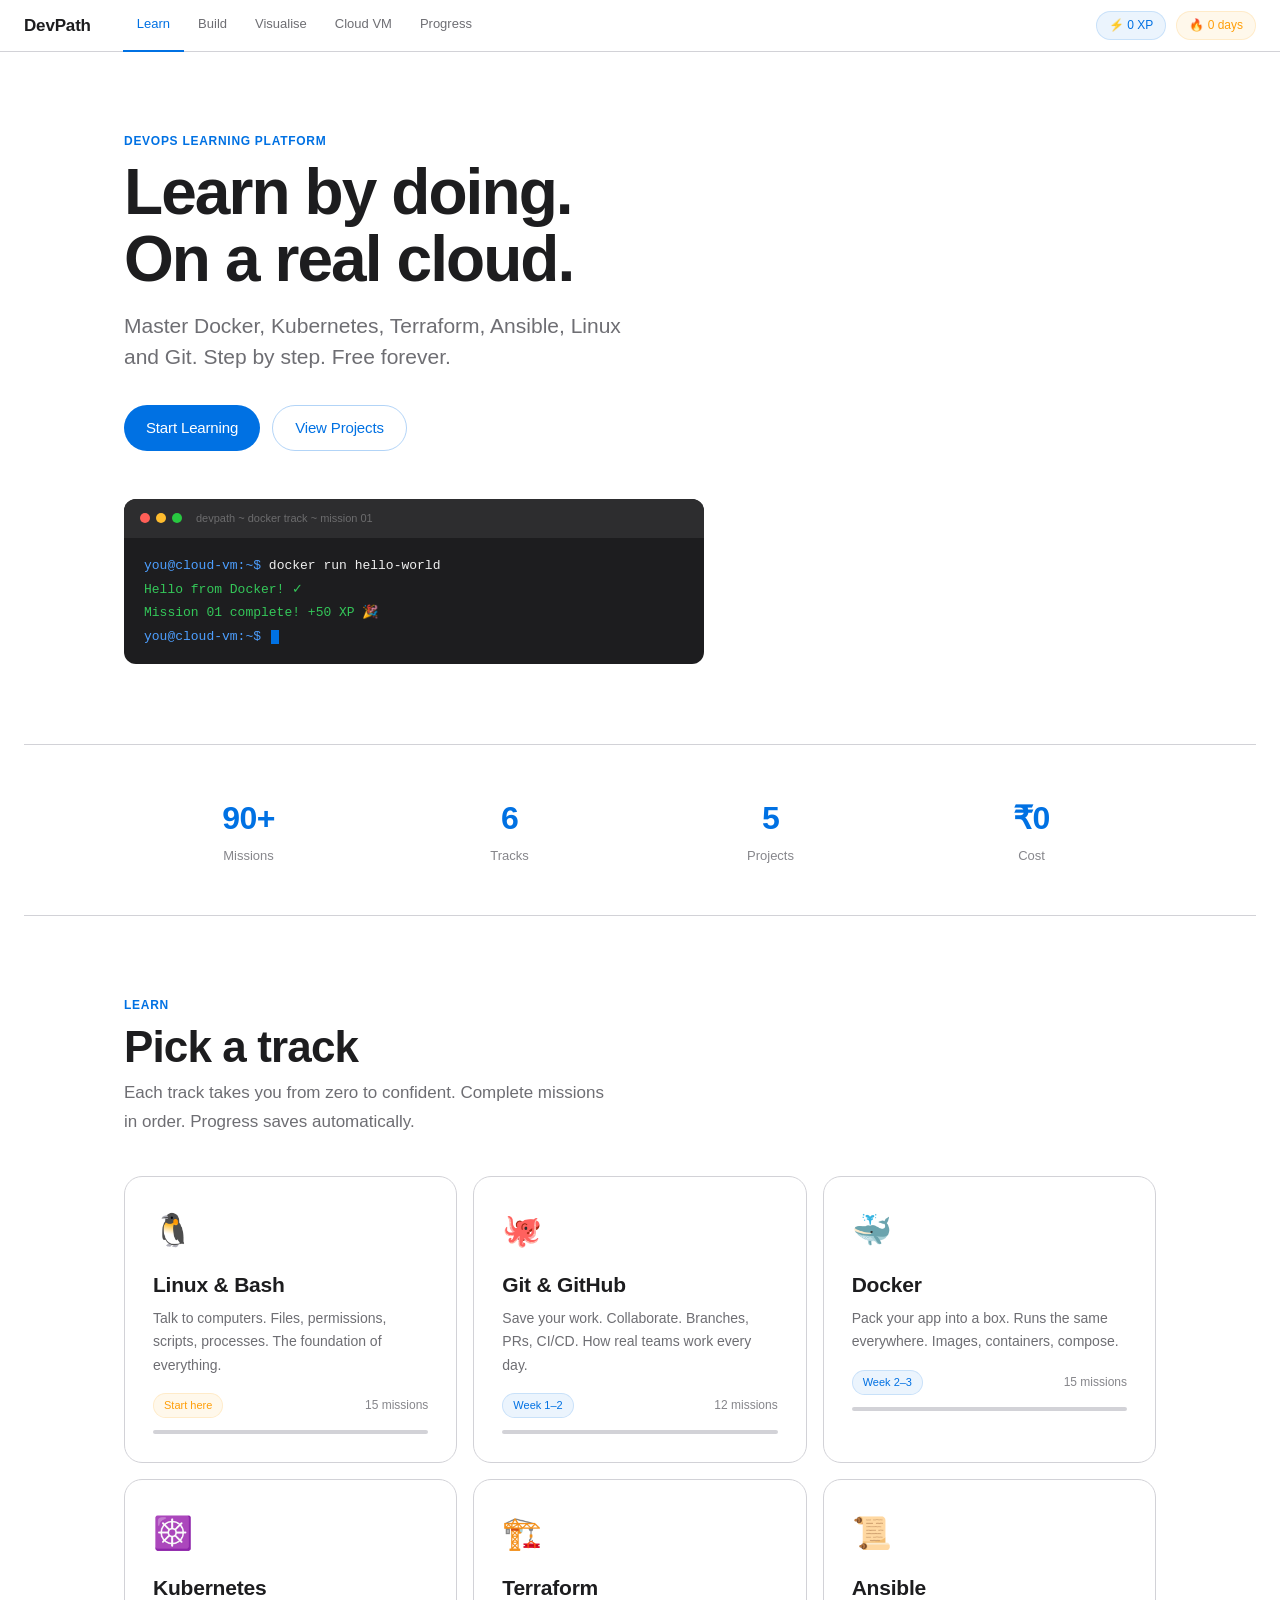
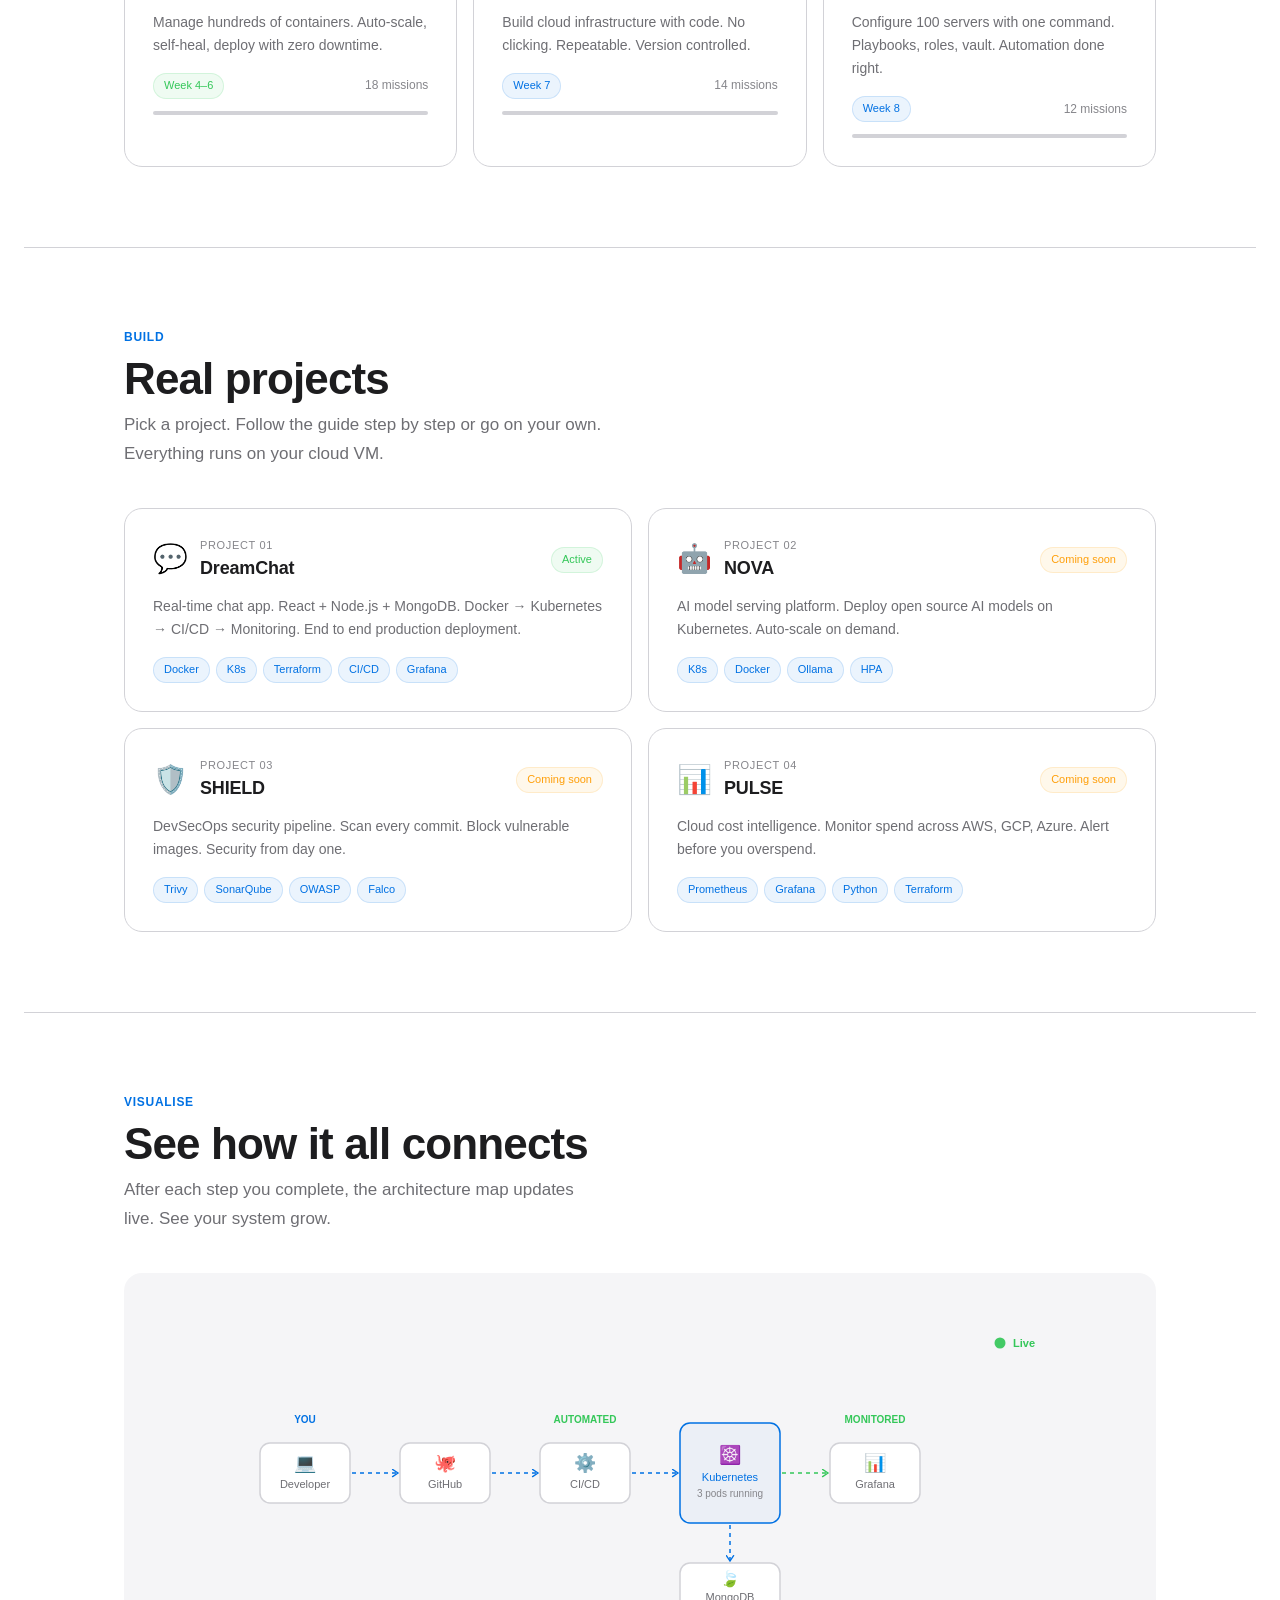
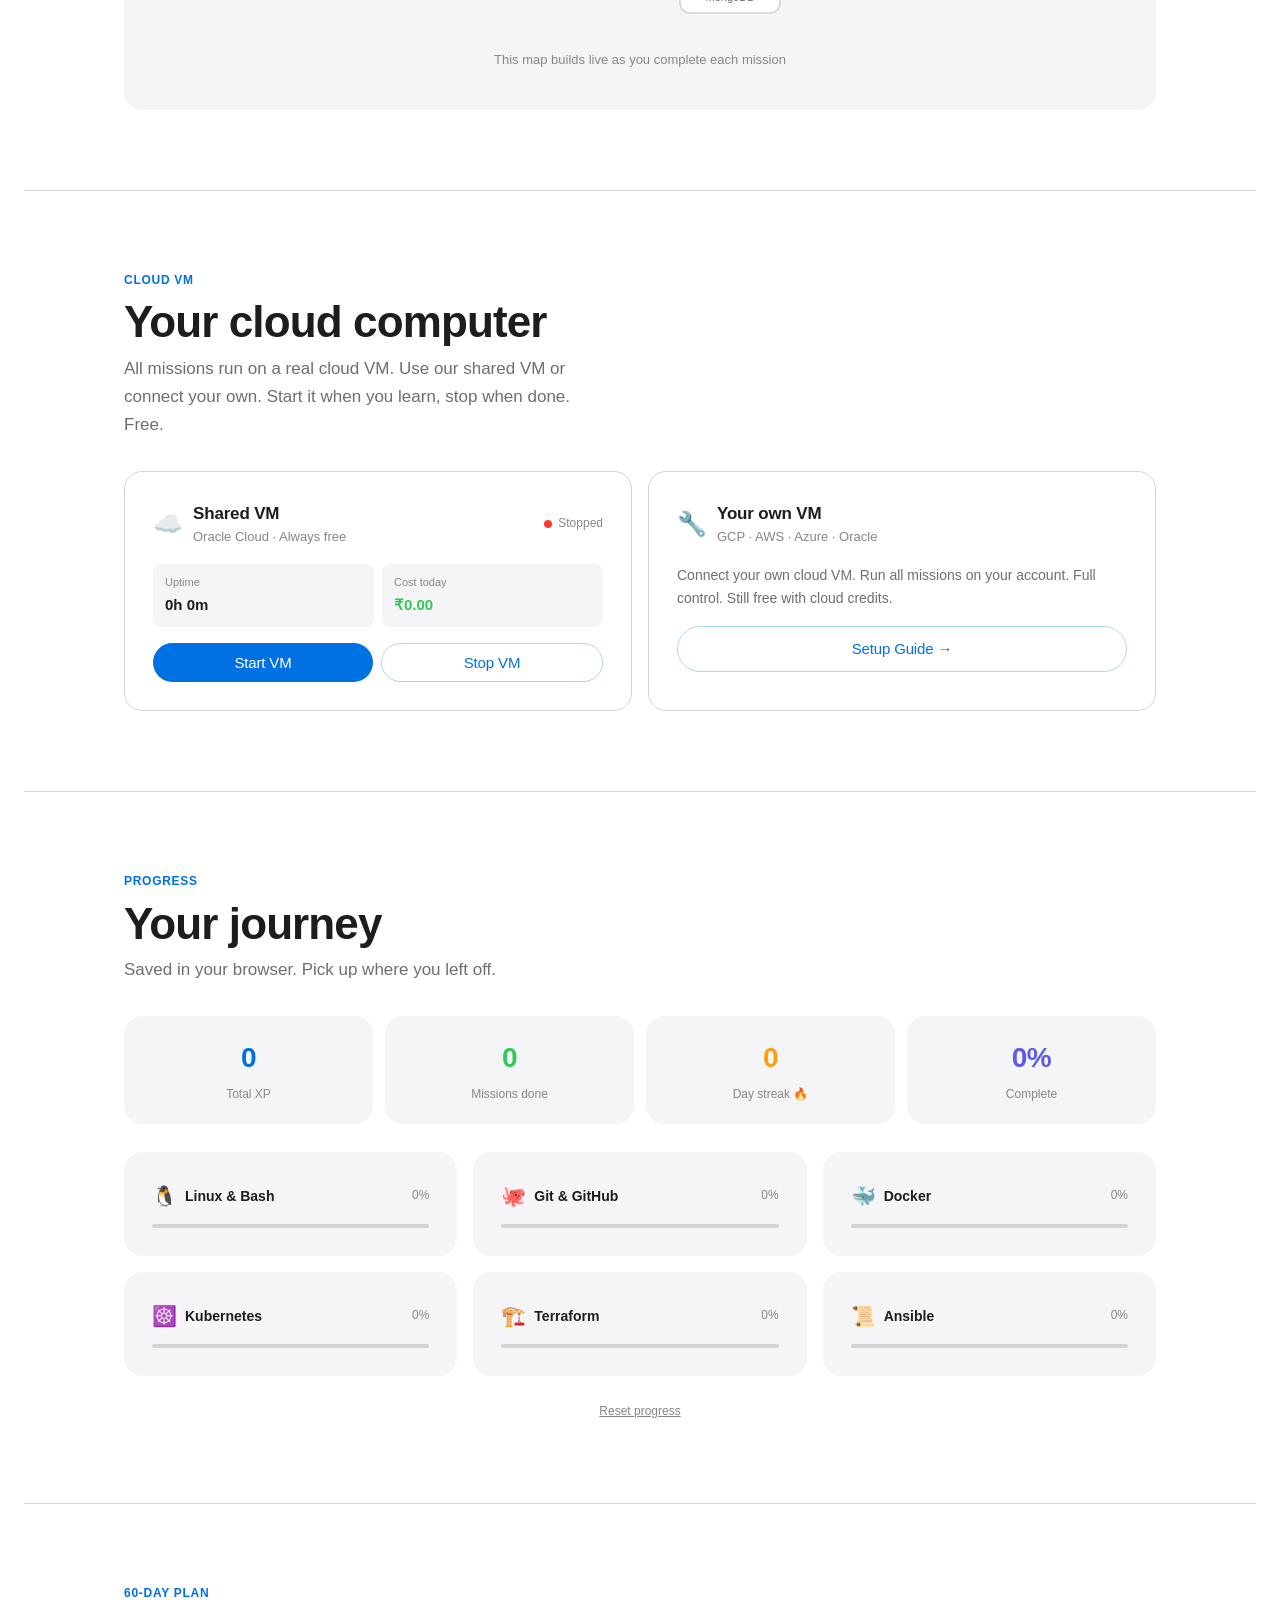
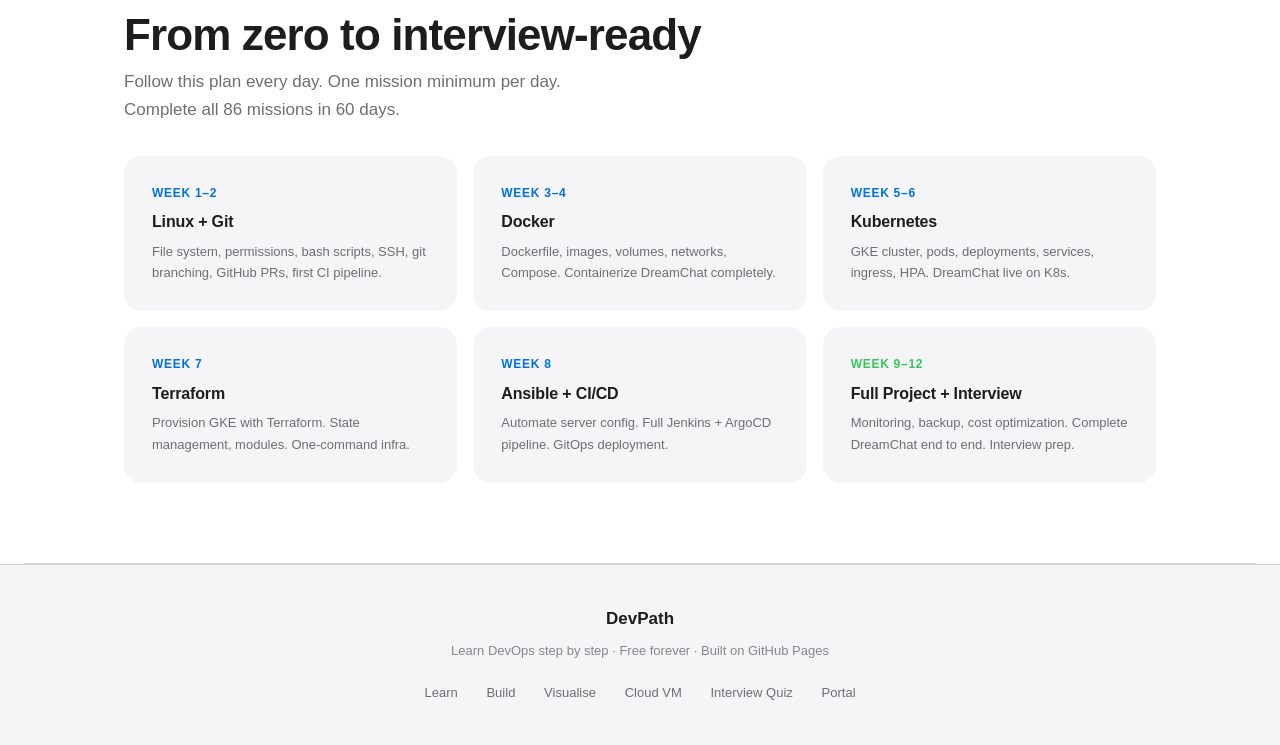
<file: devpath.html>
<!DOCTYPE html>
<html lang="en">
<head>
<meta charset="UTF-8">
<meta name="viewport" content="width=device-width, initial-scale=1.0">
<title>DevPath — Learn DevOps</title>
<link rel="stylesheet" href="css/main.css">
</head>
<body>

<!-- NAV -->
<nav class="nav">
  <a href="devpath.html" class="nav-brand">DevPath</a>
  <div class="nav-links">
    <a href="#learn" class="active">Learn</a>
    <a href="#build">Build</a>
    <a href="#visualise">Visualise</a>
    <a href="#vm">Cloud VM</a>
    <a href="#progress">Progress</a>
  </div>
  <div class="nav-right">
    <div class="xp-pill">⚡ <span id="nav-xp">0</span> XP</div>
    <div class="streak-pill">🔥 <span id="nav-streak">0</span> days</div>
  </div>
</nav>

<!-- HERO -->
<section class="section anim-1">
  <span class="label">DevOps Learning Platform</span>
  <h1 style="max-width:640px;margin-bottom:16px;">
    Learn by doing.<br>On a real cloud.
  </h1>
  <p class="large" style="max-width:520px;margin-bottom:32px;">
    Master Docker, Kubernetes, Terraform, Ansible,
    Linux and Git. Step by step. Free forever.
  </p>
  <div style="display:flex;gap:12px;flex-wrap:wrap;">
    <a href="#learn" class="btn btn-blue">Start Learning</a>
    <a href="#build" class="btn btn-outline">View Projects</a>
  </div>

  <!-- TERMINAL HERO -->
  <div class="terminal anim-3" style="margin-top:48px;max-width:580px;">
    <div class="terminal-bar">
      <div class="t-dot t-red"></div>
      <div class="t-dot t-yellow"></div>
      <div class="t-dot t-green"></div>
      <span class="t-label">devpath ~ docker track ~ mission 01</span>
    </div>
    <div class="terminal-body">
      <div style="animation:fadeUp .4s .6s both;opacity:0">
        <span class="t-prompt">you@cloud-vm:~$</span>
        <span class="t-cmd"> docker run hello-world</span>
      </div>
      <div style="animation:fadeUp .4s 1.2s both;opacity:0">
        <span class="t-out">Hello from Docker! ✓</span>
      </div>
      <div style="animation:fadeUp .4s 1.8s both;opacity:0">
        <span class="t-out">Mission 01 complete! +50 XP 🎉</span>
      </div>
      <div style="animation:fadeUp .4s 2.4s both;opacity:0">
        <span class="t-prompt">you@cloud-vm:~$</span>
        <span style="display:inline-block;width:8px;height:14px;background:#0071e3;margin-left:2px;vertical-align:text-bottom;animation:blink .8s infinite;"></span>
      </div>
    </div>
  </div>
</section>

<div class="divider"></div>

<!-- STATS -->
<section class="section-sm anim-2">
  <div class="grid-4">
    <div style="text-align:center;">
      <div style="font-size:32px;font-weight:700;color:#0071e3;letter-spacing:-.02em;">90+</div>
      <div style="font-size:13px;color:#86868b;margin-top:2px;">Missions</div>
    </div>
    <div style="text-align:center;">
      <div style="font-size:32px;font-weight:700;color:#0071e3;letter-spacing:-.02em;">6</div>
      <div style="font-size:13px;color:#86868b;margin-top:2px;">Tracks</div>
    </div>
    <div style="text-align:center;">
      <div style="font-size:32px;font-weight:700;color:#0071e3;letter-spacing:-.02em;">5</div>
      <div style="font-size:13px;color:#86868b;margin-top:2px;">Projects</div>
    </div>
    <div style="text-align:center;">
      <div style="font-size:32px;font-weight:700;color:#0071e3;letter-spacing:-.02em;">₹0</div>
      <div style="font-size:13px;color:#86868b;margin-top:2px;">Cost</div>
    </div>
  </div>
</section>

<div class="divider"></div>

<!-- LEARN TRACKS -->
<section class="section" id="learn">
  <span class="label">Learn</span>
  <h2 style="margin-bottom:8px;">Pick a track</h2>
  <p style="margin-bottom:40px;max-width:480px;">
    Each track takes you from zero to confident.
    Complete missions in order. Progress saves automatically.
  </p>

  <div class="grid-3">

    <!-- LINUX -->
    <a href="pages/learn/linux.html" class="card" style="text-decoration:none;">
      <div style="font-size:32px;margin-bottom:12px;">🐧</div>
      <h3 style="margin-bottom:6px;">Linux & Bash</h3>
      <p style="font-size:14px;margin-bottom:16px;">
        Talk to computers. Files, permissions, scripts,
        processes. The foundation of everything.
      </p>
      <div style="display:flex;align-items:center;justify-content:space-between;margin-bottom:8px;">
        <span class="badge badge-amber">Start here</span>
        <span style="font-size:12px;color:#86868b;">15 missions</span>
      </div>
      <div class="progress-bar">
        <div class="progress-fill" id="pb-linux" style="width:0%;background:#ff9f0a;"></div>
      </div>
    </a>

    <!-- GIT -->
    <a href="pages/learn/git.html" class="card" style="text-decoration:none;">
      <div style="font-size:32px;margin-bottom:12px;">🐙</div>
      <h3 style="margin-bottom:6px;">Git & GitHub</h3>
      <p style="font-size:14px;margin-bottom:16px;">
        Save your work. Collaborate. Branches, PRs,
        CI/CD. How real teams work every day.
      </p>
      <div style="display:flex;align-items:center;justify-content:space-between;margin-bottom:8px;">
        <span class="badge badge-blue">Week 1–2</span>
        <span style="font-size:12px;color:#86868b;">12 missions</span>
      </div>
      <div class="progress-bar">
        <div class="progress-fill" id="pb-git" style="width:0%;background:#e91e8c;"></div>
      </div>
    </a>

    <!-- DOCKER -->
    <a href="pages/learn/docker.html" class="card" style="text-decoration:none;">
      <div style="font-size:32px;margin-bottom:12px;">🐳</div>
      <h3 style="margin-bottom:6px;">Docker</h3>
      <p style="font-size:14px;margin-bottom:16px;">
        Pack your app into a box. Runs the same
        everywhere. Images, containers, compose.
      </p>
      <div style="display:flex;align-items:center;justify-content:space-between;margin-bottom:8px;">
        <span class="badge badge-blue">Week 2–3</span>
        <span style="font-size:12px;color:#86868b;">15 missions</span>
      </div>
      <div class="progress-bar">
        <div class="progress-fill" id="pb-docker" style="width:0%;"></div>
      </div>
    </a>

    <!-- KUBERNETES -->
    <a href="pages/learn/kubernetes.html" class="card" style="text-decoration:none;">
      <div style="font-size:32px;margin-bottom:12px;">☸️</div>
      <h3 style="margin-bottom:6px;">Kubernetes</h3>
      <p style="font-size:14px;margin-bottom:16px;">
        Manage hundreds of containers. Auto-scale,
        self-heal, deploy with zero downtime.
      </p>
      <div style="display:flex;align-items:center;justify-content:space-between;margin-bottom:8px;">
        <span class="badge badge-green">Week 4–6</span>
        <span style="font-size:12px;color:#86868b;">18 missions</span>
      </div>
      <div class="progress-bar">
        <div class="progress-fill" id="pb-kubernetes" style="width:0%;background:#34c759;"></div>
      </div>
    </a>

    <!-- TERRAFORM -->
    <a href="pages/learn/terraform.html" class="card" style="text-decoration:none;">
      <div style="font-size:32px;margin-bottom:12px;">🏗️</div>
      <h3 style="margin-bottom:6px;">Terraform</h3>
      <p style="font-size:14px;margin-bottom:16px;">
        Build cloud infrastructure with code.
        No clicking. Repeatable. Version controlled.
      </p>
      <div style="display:flex;align-items:center;justify-content:space-between;margin-bottom:8px;">
        <span class="badge badge-blue">Week 7</span>
        <span style="font-size:12px;color:#86868b;">14 missions</span>
      </div>
      <div class="progress-bar">
        <div class="progress-fill" id="pb-terraform" style="width:0%;background:#5e5ce6;"></div>
      </div>
    </a>

    <!-- ANSIBLE -->
    <a href="pages/learn/ansible.html" class="card" style="text-decoration:none;">
      <div style="font-size:32px;margin-bottom:12px;">📜</div>
      <h3 style="margin-bottom:6px;">Ansible</h3>
      <p style="font-size:14px;margin-bottom:16px;">
        Configure 100 servers with one command.
        Playbooks, roles, vault. Automation done right.
      </p>
      <div style="display:flex;align-items:center;justify-content:space-between;margin-bottom:8px;">
        <span class="badge badge-blue">Week 8</span>
        <span style="font-size:12px;color:#86868b;">12 missions</span>
      </div>
      <div class="progress-bar">
        <div class="progress-fill" id="pb-ansible" style="width:0%;background:#ff3b30;"></div>
      </div>
    </a>

  </div>
</section>

<div class="divider"></div>

<!-- BUILD PROJECTS -->
<section class="section" id="build">
  <span class="label">Build</span>
  <h2 style="margin-bottom:8px;">Real projects</h2>
  <p style="margin-bottom:40px;max-width:480px;">
    Pick a project. Follow the guide step by step
    or go on your own. Everything runs on your cloud VM.
  </p>

  <div class="grid-2">

    <a href="pages/projects/dreamchat.html" class="card" style="text-decoration:none;">
      <div style="display:flex;align-items:center;gap:12px;margin-bottom:12px;">
        <div style="font-size:28px;">💬</div>
        <div>
          <div style="font-size:11px;color:#86868b;font-weight:500;text-transform:uppercase;letter-spacing:.06em;">Project 01</div>
          <h3 style="font-size:18px;">DreamChat</h3>
        </div>
        <span class="badge badge-green" style="margin-left:auto;">Active</span>
      </div>
      <p style="font-size:14px;margin-bottom:16px;">
        Real-time chat app. React + Node.js + MongoDB.
        Docker → Kubernetes → CI/CD → Monitoring.
        End to end production deployment.
      </p>
      <div style="display:flex;gap:6px;flex-wrap:wrap;">
        <span class="badge badge-blue">Docker</span>
        <span class="badge badge-blue">K8s</span>
        <span class="badge badge-blue">Terraform</span>
        <span class="badge badge-blue">CI/CD</span>
        <span class="badge badge-blue">Grafana</span>
      </div>
    </a>

    <a href="pages/projects/nova.html" class="card" style="text-decoration:none;">
      <div style="display:flex;align-items:center;gap:12px;margin-bottom:12px;">
        <div style="font-size:28px;">🤖</div>
        <div>
          <div style="font-size:11px;color:#86868b;font-weight:500;text-transform:uppercase;letter-spacing:.06em;">Project 02</div>
          <h3 style="font-size:18px;">NOVA</h3>
        </div>
        <span class="badge badge-amber" style="margin-left:auto;">Coming soon</span>
      </div>
      <p style="font-size:14px;margin-bottom:16px;">
        AI model serving platform. Deploy open source
        AI models on Kubernetes. Auto-scale on demand.
      </p>
      <div style="display:flex;gap:6px;flex-wrap:wrap;">
        <span class="badge badge-blue">K8s</span>
        <span class="badge badge-blue">Docker</span>
        <span class="badge badge-blue">Ollama</span>
        <span class="badge badge-blue">HPA</span>
      </div>
    </a>

    <a href="pages/projects/shield.html" class="card" style="text-decoration:none;">
      <div style="display:flex;align-items:center;gap:12px;margin-bottom:12px;">
        <div style="font-size:28px;">🛡️</div>
        <div>
          <div style="font-size:11px;color:#86868b;font-weight:500;text-transform:uppercase;letter-spacing:.06em;">Project 03</div>
          <h3 style="font-size:18px;">SHIELD</h3>
        </div>
        <span class="badge badge-amber" style="margin-left:auto;">Coming soon</span>
      </div>
      <p style="font-size:14px;margin-bottom:16px;">
        DevSecOps security pipeline. Scan every commit.
        Block vulnerable images. Security from day one.
      </p>
      <div style="display:flex;gap:6px;flex-wrap:wrap;">
        <span class="badge badge-blue">Trivy</span>
        <span class="badge badge-blue">SonarQube</span>
        <span class="badge badge-blue">OWASP</span>
        <span class="badge badge-blue">Falco</span>
      </div>
    </a>

    <a href="pages/projects/pulse.html" class="card" style="text-decoration:none;">
      <div style="display:flex;align-items:center;gap:12px;margin-bottom:12px;">
        <div style="font-size:28px;">📊</div>
        <div>
          <div style="font-size:11px;color:#86868b;font-weight:500;text-transform:uppercase;letter-spacing:.06em;">Project 04</div>
          <h3 style="font-size:18px;">PULSE</h3>
        </div>
        <span class="badge badge-amber" style="margin-left:auto;">Coming soon</span>
      </div>
      <p style="font-size:14px;margin-bottom:16px;">
        Cloud cost intelligence. Monitor spend across
        AWS, GCP, Azure. Alert before you overspend.
      </p>
      <div style="display:flex;gap:6px;flex-wrap:wrap;">
        <span class="badge badge-blue">Prometheus</span>
        <span class="badge badge-blue">Grafana</span>
        <span class="badge badge-blue">Python</span>
        <span class="badge badge-blue">Terraform</span>
      </div>
    </a>

  </div>
</section>

<div class="divider"></div>

<!-- VISUALISE -->
<section class="section" id="visualise">
  <span class="label">Visualise</span>
  <h2 style="margin-bottom:8px;">See how it all connects</h2>
  <p style="margin-bottom:40px;max-width:480px;">
    After each step you complete, the architecture
    map updates live. See your system grow.
  </p>

  <!-- ARCHITECTURE MAP PREVIEW -->
  <div class="card-bg" style="padding:40px;overflow:hidden;">
    <svg viewBox="0 0 800 320" width="100%" style="max-width:800px;display:block;margin:0 auto;">
      <defs>
        <marker id="arr" viewBox="0 0 10 10" refX="8" refY="5"
          markerWidth="6" markerHeight="6" orient="auto">
          <path d="M2 1L8 5L2 9" fill="none"
            stroke="#0071e3" stroke-width="1.5"
            stroke-linecap="round"/>
        </marker>
        <marker id="arr-green" viewBox="0 0 10 10" refX="8" refY="5"
          markerWidth="6" markerHeight="6" orient="auto">
          <path d="M2 1L8 5L2 9" fill="none"
            stroke="#34c759" stroke-width="1.5"
            stroke-linecap="round"/>
        </marker>
      </defs>

      <!-- Developer -->
      <g>
        <rect x="20" y="130" width="90" height="60"
          rx="10" fill="white" stroke="#d2d2d7" stroke-width="1.5"/>
        <text x="65" y="156" text-anchor="middle"
          font-family="-apple-system,sans-serif"
          font-size="18">💻</text>
        <text x="65" y="175" text-anchor="middle"
          font-family="-apple-system,sans-serif"
          font-size="11" fill="#6e6e73">Developer</text>
      </g>

      <!-- Arrow: Dev → GitHub -->
      <line x1="112" y1="160" x2="158" y2="160"
        stroke="#0071e3" stroke-width="1.5"
        marker-end="url(#arr)"
        stroke-dasharray="4"
        style="animation:dash 2s linear infinite"/>

      <!-- GitHub -->
      <g>
        <rect x="160" y="130" width="90" height="60"
          rx="10" fill="white" stroke="#d2d2d7" stroke-width="1.5"/>
        <text x="205" y="156" text-anchor="middle"
          font-family="-apple-system,sans-serif"
          font-size="18">🐙</text>
        <text x="205" y="175" text-anchor="middle"
          font-family="-apple-system,sans-serif"
          font-size="11" fill="#6e6e73">GitHub</text>
      </g>

      <!-- Arrow: GitHub → CI/CD -->
      <line x1="252" y1="160" x2="298" y2="160"
        stroke="#0071e3" stroke-width="1.5"
        marker-end="url(#arr)"
        stroke-dasharray="4"/>

      <!-- CI/CD -->
      <g>
        <rect x="300" y="130" width="90" height="60"
          rx="10" fill="white" stroke="#d2d2d7" stroke-width="1.5"/>
        <text x="345" y="156" text-anchor="middle"
          font-family="-apple-system,sans-serif"
          font-size="18">⚙️</text>
        <text x="345" y="175" text-anchor="middle"
          font-family="-apple-system,sans-serif"
          font-size="11" fill="#6e6e73">CI/CD</text>
      </g>

      <!-- Arrow: CI/CD → K8s -->
      <line x1="392" y1="160" x2="438" y2="160"
        stroke="#0071e3" stroke-width="1.5"
        marker-end="url(#arr)"
        stroke-dasharray="4"/>

      <!-- Kubernetes -->
      <g>
        <rect x="440" y="110" width="100" height="100"
          rx="10" fill="rgba(0,113,227,0.04)"
          stroke="#0071e3" stroke-width="1.5"/>
        <text x="490" y="148" text-anchor="middle"
          font-family="-apple-system,sans-serif"
          font-size="18">☸️</text>
        <text x="490" y="168" text-anchor="middle"
          font-family="-apple-system,sans-serif"
          font-size="11" fill="#0071e3">Kubernetes</text>
        <text x="490" y="184" text-anchor="middle"
          font-family="-apple-system,sans-serif"
          font-size="10" fill="#86868b">3 pods running</text>
      </g>

      <!-- Arrow: K8s → Monitor -->
      <line x1="542" y1="160" x2="588" y2="160"
        stroke="#34c759" stroke-width="1.5"
        marker-end="url(#arr-green)"
        stroke-dasharray="4"/>

      <!-- Monitor -->
      <g>
        <rect x="590" y="130" width="90" height="60"
          rx="10" fill="white" stroke="#d2d2d7" stroke-width="1.5"/>
        <text x="635" y="156" text-anchor="middle"
          font-family="-apple-system,sans-serif"
          font-size="18">📊</text>
        <text x="635" y="175" text-anchor="middle"
          font-family="-apple-system,sans-serif"
          font-size="11" fill="#6e6e73">Grafana</text>
      </g>

      <!-- Arrow: K8s → DB (down) -->
      <line x1="490" y1="212" x2="490" y2="248"
        stroke="#0071e3" stroke-width="1.5"
        marker-end="url(#arr)"
        stroke-dasharray="4"/>

      <!-- Database -->
      <g>
        <rect x="440" y="250" width="100" height="50"
          rx="10" fill="white" stroke="#d2d2d7" stroke-width="1.5"/>
        <text x="490" y="271" text-anchor="middle"
          font-family="-apple-system,sans-serif"
          font-size="16">🍃</text>
        <text x="490" y="288" text-anchor="middle"
          font-family="-apple-system,sans-serif"
          font-size="11" fill="#6e6e73">MongoDB</text>
      </g>

      <!-- Labels top -->
      <text x="65" y="110" text-anchor="middle"
        font-family="-apple-system,sans-serif"
        font-size="10" fill="#0071e3"
        font-weight="600">YOU</text>
      <text x="345" y="110" text-anchor="middle"
        font-family="-apple-system,sans-serif"
        font-size="10" fill="#34c759"
        font-weight="600">AUTOMATED</text>
      <text x="635" y="110" text-anchor="middle"
        font-family="-apple-system,sans-serif"
        font-size="10" fill="#34c759"
        font-weight="600">MONITORED</text>

      <!-- Live indicator -->
      <circle cx="760" cy="30" r="5" fill="#34c759">
        <animate attributeName="r" values="5;8;5"
          dur="2s" repeatCount="indefinite"/>
        <animate attributeName="opacity" values="1;0.5;1"
          dur="2s" repeatCount="indefinite"/>
      </circle>
      <text x="773" y="34" font-family="-apple-system,sans-serif"
        font-size="11" fill="#34c759" font-weight="600">Live</text>

    </svg>

    <p style="text-align:center;font-size:13px;color:#86868b;margin-top:16px;">
      This map builds live as you complete each mission
    </p>
  </div>
</section>

<div class="divider"></div>

<!-- CLOUD VM -->
<section class="section" id="vm">
  <span class="label">Cloud VM</span>
  <h2 style="margin-bottom:8px;">Your cloud computer</h2>
  <p style="margin-bottom:32px;max-width:480px;">
    All missions run on a real cloud VM.
    Use our shared VM or connect your own.
    Start it when you learn, stop when done. Free.
  </p>

  <div class="grid-2">

    <!-- SHARED VM -->
    <div class="card">
      <div style="display:flex;align-items:center;gap:10px;margin-bottom:16px;">
        <div style="font-size:24px;">☁️</div>
        <div>
          <h3 style="font-size:17px;">Shared VM</h3>
          <div style="font-size:13px;color:#86868b;">Oracle Cloud · Always free</div>
        </div>
        <div style="margin-left:auto;display:flex;align-items:center;gap:6px;">
          <div id="vm-dot" style="width:8px;height:8px;border-radius:50%;background:#ff3b30;"></div>
          <span id="vm-status" style="font-size:12px;color:#86868b;">Stopped</span>
        </div>
      </div>
      <div class="grid-2" style="gap:8px;margin-bottom:16px;">
        <div style="background:#f5f5f7;border-radius:8px;padding:10px 12px;">
          <div style="font-size:11px;color:#86868b;margin-bottom:2px;">Uptime</div>
          <div style="font-size:15px;font-weight:600;" id="vm-uptime">0h 0m</div>
        </div>
        <div style="background:#f5f5f7;border-radius:8px;padding:10px 12px;">
          <div style="font-size:11px;color:#86868b;margin-bottom:2px;">Cost today</div>
          <div style="font-size:15px;font-weight:600;color:#34c759;">₹0.00</div>
        </div>
      </div>
      <div style="display:flex;gap:8px;">
        <button onclick="VM.start()" class="btn btn-blue" style="flex:1;justify-content:center;">
          Start VM
        </button>
        <button onclick="VM.stop()" class="btn btn-outline" style="flex:1;justify-content:center;">
          Stop VM
        </button>
      </div>
    </div>

    <!-- OWN VM -->
    <div class="card">
      <div style="display:flex;align-items:center;gap:10px;margin-bottom:16px;">
        <div style="font-size:24px;">🔧</div>
        <div>
          <h3 style="font-size:17px;">Your own VM</h3>
          <div style="font-size:13px;color:#86868b;">GCP · AWS · Azure · Oracle</div>
        </div>
      </div>
      <p style="font-size:14px;margin-bottom:16px;">
        Connect your own cloud VM.
        Run all missions on your account.
        Full control. Still free with cloud credits.
      </p>
      <a href="pages/vm-setup.html" class="btn btn-outline" style="width:100%;justify-content:center;">
        Setup Guide →
      </a>
    </div>

  </div>
</section>

<div class="divider"></div>

<!-- PROGRESS -->
<section class="section" id="progress">
  <span class="label">Progress</span>
  <h2 style="margin-bottom:8px;">Your journey</h2>
  <p style="margin-bottom:32px;">Saved in your browser. Pick up where you left off.</p>

  <!-- XP + STREAK -->
  <div class="grid-4" style="margin-bottom:28px;">
    <div class="card-bg" style="text-align:center;padding:20px;">
      <div style="font-size:28px;font-weight:700;color:#0071e3;letter-spacing:-.02em;" id="total-xp">0</div>
      <div style="font-size:12px;color:#86868b;margin-top:4px;">Total XP</div>
    </div>
    <div class="card-bg" style="text-align:center;padding:20px;">
      <div style="font-size:28px;font-weight:700;color:#34c759;letter-spacing:-.02em;" id="total-done">0</div>
      <div style="font-size:12px;color:#86868b;margin-top:4px;">Missions done</div>
    </div>
    <div class="card-bg" style="text-align:center;padding:20px;">
      <div style="font-size:28px;font-weight:700;color:#ff9f0a;letter-spacing:-.02em;" id="total-streak">0</div>
      <div style="font-size:12px;color:#86868b;margin-top:4px;">Day streak 🔥</div>
    </div>
    <div class="card-bg" style="text-align:center;padding:20px;">
      <div style="font-size:28px;font-weight:700;color:#5e5ce6;letter-spacing:-.02em;" id="total-pct">0%</div>
      <div style="font-size:12px;color:#86868b;margin-top:4px;">Complete</div>
    </div>
  </div>

  <!-- TRACK PROGRESS -->
  <div class="grid-3">
    <div class="card-bg">
      <div style="display:flex;align-items:center;gap:8px;margin-bottom:10px;">
        <span style="font-size:20px;">🐧</span>
        <span style="font-weight:600;font-size:14px;">Linux & Bash</span>
        <span style="margin-left:auto;font-size:12px;color:#86868b;" id="pct-linux">0%</span>
      </div>
      <div class="progress-bar">
        <div class="progress-fill" id="pb-linux-2" style="width:0%;background:#ff9f0a;"></div>
      </div>
    </div>
    <div class="card-bg">
      <div style="display:flex;align-items:center;gap:8px;margin-bottom:10px;">
        <span style="font-size:20px;">🐙</span>
        <span style="font-weight:600;font-size:14px;">Git & GitHub</span>
        <span style="margin-left:auto;font-size:12px;color:#86868b;" id="pct-git">0%</span>
      </div>
      <div class="progress-bar">
        <div class="progress-fill" id="pb-git-2" style="width:0%;background:#e91e8c;"></div>
      </div>
    </div>
    <div class="card-bg">
      <div style="display:flex;align-items:center;gap:8px;margin-bottom:10px;">
        <span style="font-size:20px;">🐳</span>
        <span style="font-weight:600;font-size:14px;">Docker</span>
        <span style="margin-left:auto;font-size:12px;color:#86868b;" id="pct-docker">0%</span>
      </div>
      <div class="progress-bar">
        <div class="progress-fill" id="pb-docker-2" style="width:0%;"></div>
      </div>
    </div>
    <div class="card-bg">
      <div style="display:flex;align-items:center;gap:8px;margin-bottom:10px;">
        <span style="font-size:20px;">☸️</span>
        <span style="font-weight:600;font-size:14px;">Kubernetes</span>
        <span style="margin-left:auto;font-size:12px;color:#86868b;" id="pct-kubernetes">0%</span>
      </div>
      <div class="progress-bar">
        <div class="progress-fill" id="pb-kubernetes-2" style="width:0%;background:#34c759;"></div>
      </div>
    </div>
    <div class="card-bg">
      <div style="display:flex;align-items:center;gap:8px;margin-bottom:10px;">
        <span style="font-size:20px;">🏗️</span>
        <span style="font-weight:600;font-size:14px;">Terraform</span>
        <span style="margin-left:auto;font-size:12px;color:#86868b;" id="pct-terraform">0%</span>
      </div>
      <div class="progress-bar">
        <div class="progress-fill" id="pb-terraform-2" style="width:0%;background:#5e5ce6;"></div>
      </div>
    </div>
    <div class="card-bg">
      <div style="display:flex;align-items:center;gap:8px;margin-bottom:10px;">
        <span style="font-size:20px;">📜</span>
        <span style="font-weight:600;font-size:14px;">Ansible</span>
        <span style="margin-left:auto;font-size:12px;color:#86868b;" id="pct-ansible">0%</span>
      </div>
      <div class="progress-bar">
        <div class="progress-fill" id="pb-ansible-2" style="width:0%;background:#ff3b30;"></div>
      </div>
    </div>
  </div>

  <div style="text-align:center;margin-top:20px;">
    <button onclick="Progress.reset()"
      style="font-size:12px;color:#86868b;background:none;border:none;cursor:pointer;text-decoration:underline;">
      Reset progress
    </button>
  </div>
</section>

<div class="divider"></div>

<!-- 60 DAY PLAN -->
<section class="section">
  <span class="label">60-Day Plan</span>
  <h2 style="margin-bottom:8px;">From zero to interview-ready</h2>
  <p style="margin-bottom:32px;max-width:480px;">
    Follow this plan every day.
    One mission minimum per day.
    Complete all 86 missions in 60 days.
  </p>

  <div class="grid-3">
    <div class="card-bg">
      <div style="font-size:12px;font-weight:600;color:#0071e3;text-transform:uppercase;letter-spacing:.06em;margin-bottom:6px;">Week 1–2</div>
      <h3 style="font-size:16px;margin-bottom:6px;">Linux + Git</h3>
      <p style="font-size:13px;">File system, permissions, bash scripts, SSH, git branching, GitHub PRs, first CI pipeline.</p>
    </div>
    <div class="card-bg">
      <div style="font-size:12px;font-weight:600;color:#0071e3;text-transform:uppercase;letter-spacing:.06em;margin-bottom:6px;">Week 3–4</div>
      <h3 style="font-size:16px;margin-bottom:6px;">Docker</h3>
      <p style="font-size:13px;">Dockerfile, images, volumes, networks, Compose. Containerize DreamChat completely.</p>
    </div>
    <div class="card-bg">
      <div style="font-size:12px;font-weight:600;color:#0071e3;text-transform:uppercase;letter-spacing:.06em;margin-bottom:6px;">Week 5–6</div>
      <h3 style="font-size:16px;margin-bottom:6px;">Kubernetes</h3>
      <p style="font-size:13px;">GKE cluster, pods, deployments, services, ingress, HPA. DreamChat live on K8s.</p>
    </div>
    <div class="card-bg">
      <div style="font-size:12px;font-weight:600;color:#0071e3;text-transform:uppercase;letter-spacing:.06em;margin-bottom:6px;">Week 7</div>
      <h3 style="font-size:16px;margin-bottom:6px;">Terraform</h3>
      <p style="font-size:13px;">Provision GKE with Terraform. State management, modules. One-command infra.</p>
    </div>
    <div class="card-bg">
      <div style="font-size:12px;font-weight:600;color:#0071e3;text-transform:uppercase;letter-spacing:.06em;margin-bottom:6px;">Week 8</div>
      <h3 style="font-size:16px;margin-bottom:6px;">Ansible + CI/CD</h3>
      <p style="font-size:13px;">Automate server config. Full Jenkins + ArgoCD pipeline. GitOps deployment.</p>
    </div>
    <div class="card-bg">
      <div style="font-size:12px;font-weight:600;color:#34c759;text-transform:uppercase;letter-spacing:.06em;margin-bottom:6px;">Week 9–12</div>
      <h3 style="font-size:16px;margin-bottom:6px;">Full Project + Interview</h3>
      <p style="font-size:13px;">Monitoring, backup, cost optimization. Complete DreamChat end to end. Interview prep.</p>
    </div>
  </div>
</section>

<div class="divider"></div>

<footer>
  <div class="f-brand">DevPath</div>
  <p>Learn DevOps step by step · Free forever · Built on GitHub Pages</p>
  <div>
    <a href="#learn">Learn</a>
    <a href="#build">Build</a>
    <a href="#visualise">Visualise</a>
    <a href="#vm">Cloud VM</a>
    <a href="dream-interview.html">Interview Quiz</a>
    <a href="index.html">Portal</a>
  </div>
</footer>

<style>
@keyframes blink { 0%,49%{opacity:1} 50%,100%{opacity:0} }
@keyframes dash { to { stroke-dashoffset: -20; } }
</style>

<script src="js/app.js"></script>
<script>
  // Update total XP and done count
  document.addEventListener('DOMContentLoaded', () => {
    const data = Progress.get();
    const xp = data.xp || 0;
    const done = Object.values(data.done || {})
      .reduce((a, b) => a + b.length, 0);
    const pct = Math.round((done / 86) * 100);
    const el = id => document.getElementById(id);
    if(el('total-xp')) el('total-xp').textContent = xp;
    if(el('total-done')) el('total-done').textContent = done;
    if(el('total-streak')) el('total-streak').textContent = data.streak || 0;
    if(el('total-pct')) el('total-pct').textContent = pct + '%';
  });
</script>
</body>
</html>
</file>
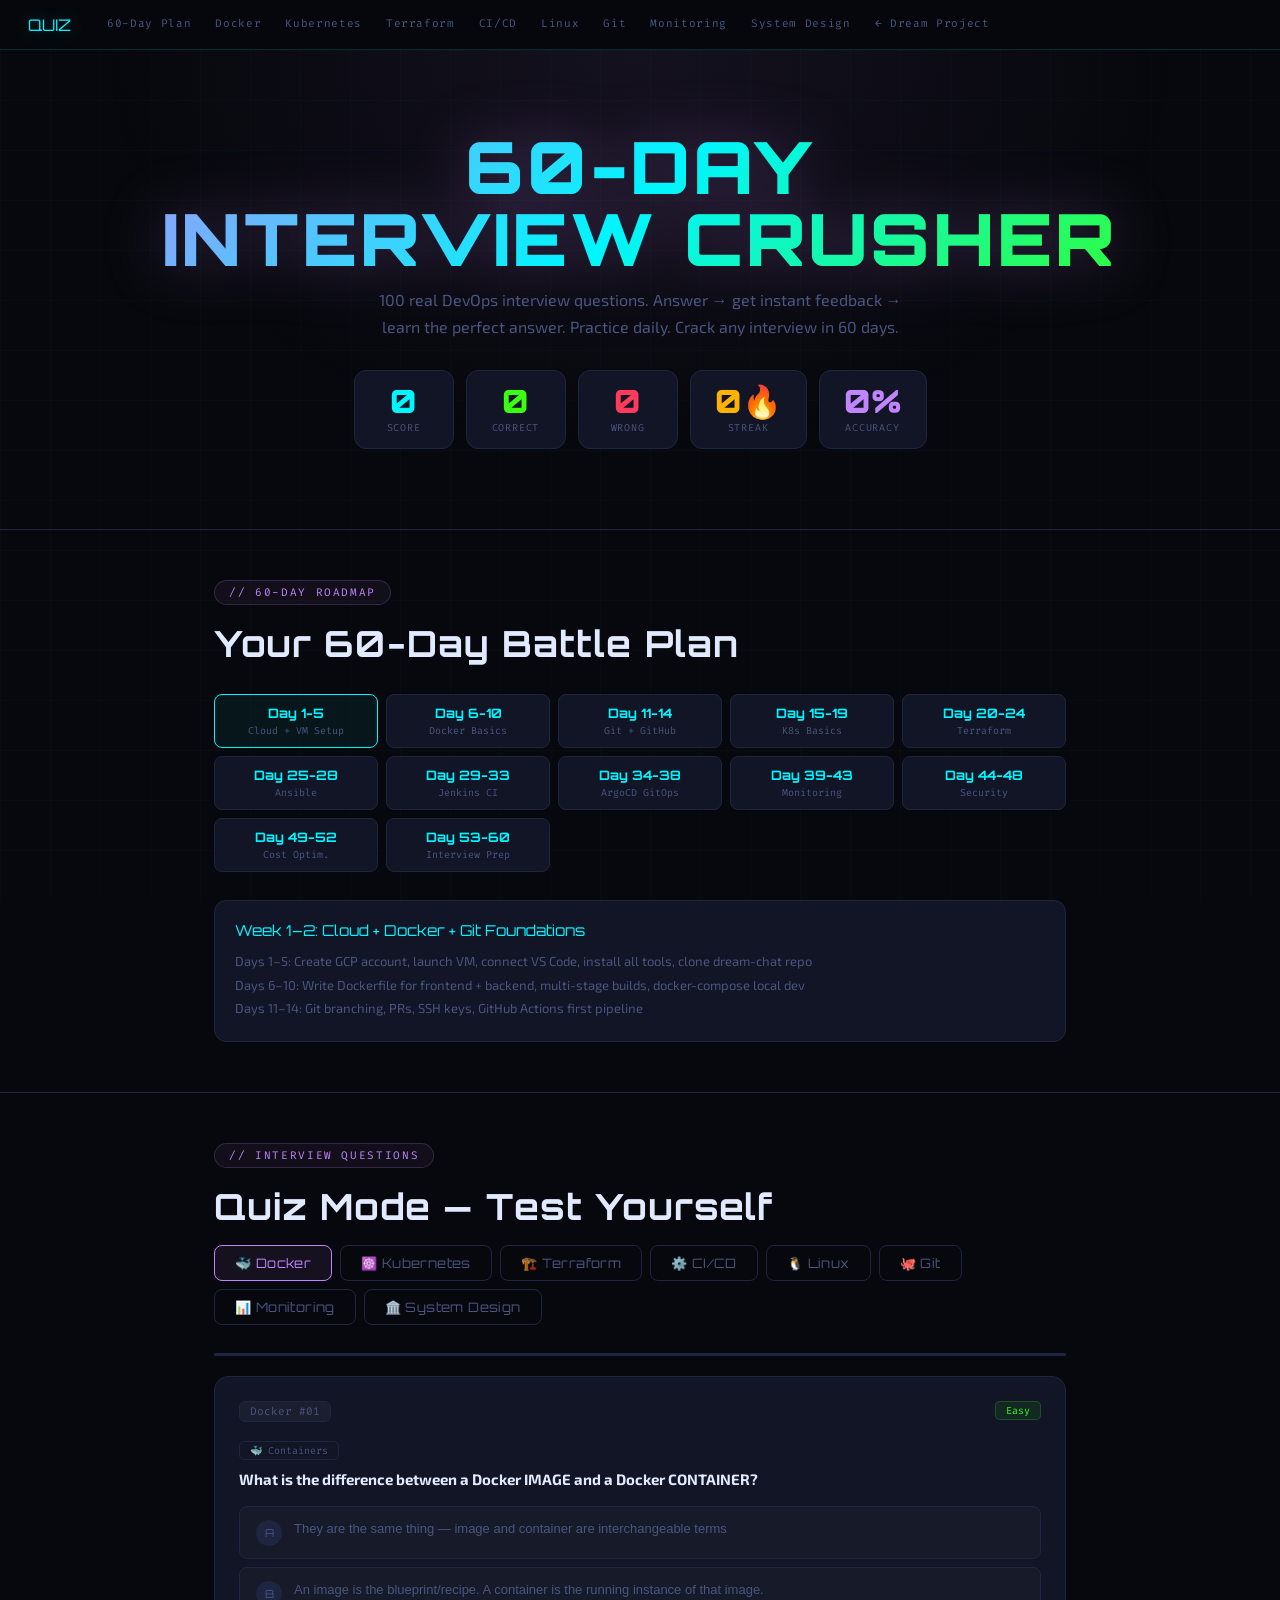
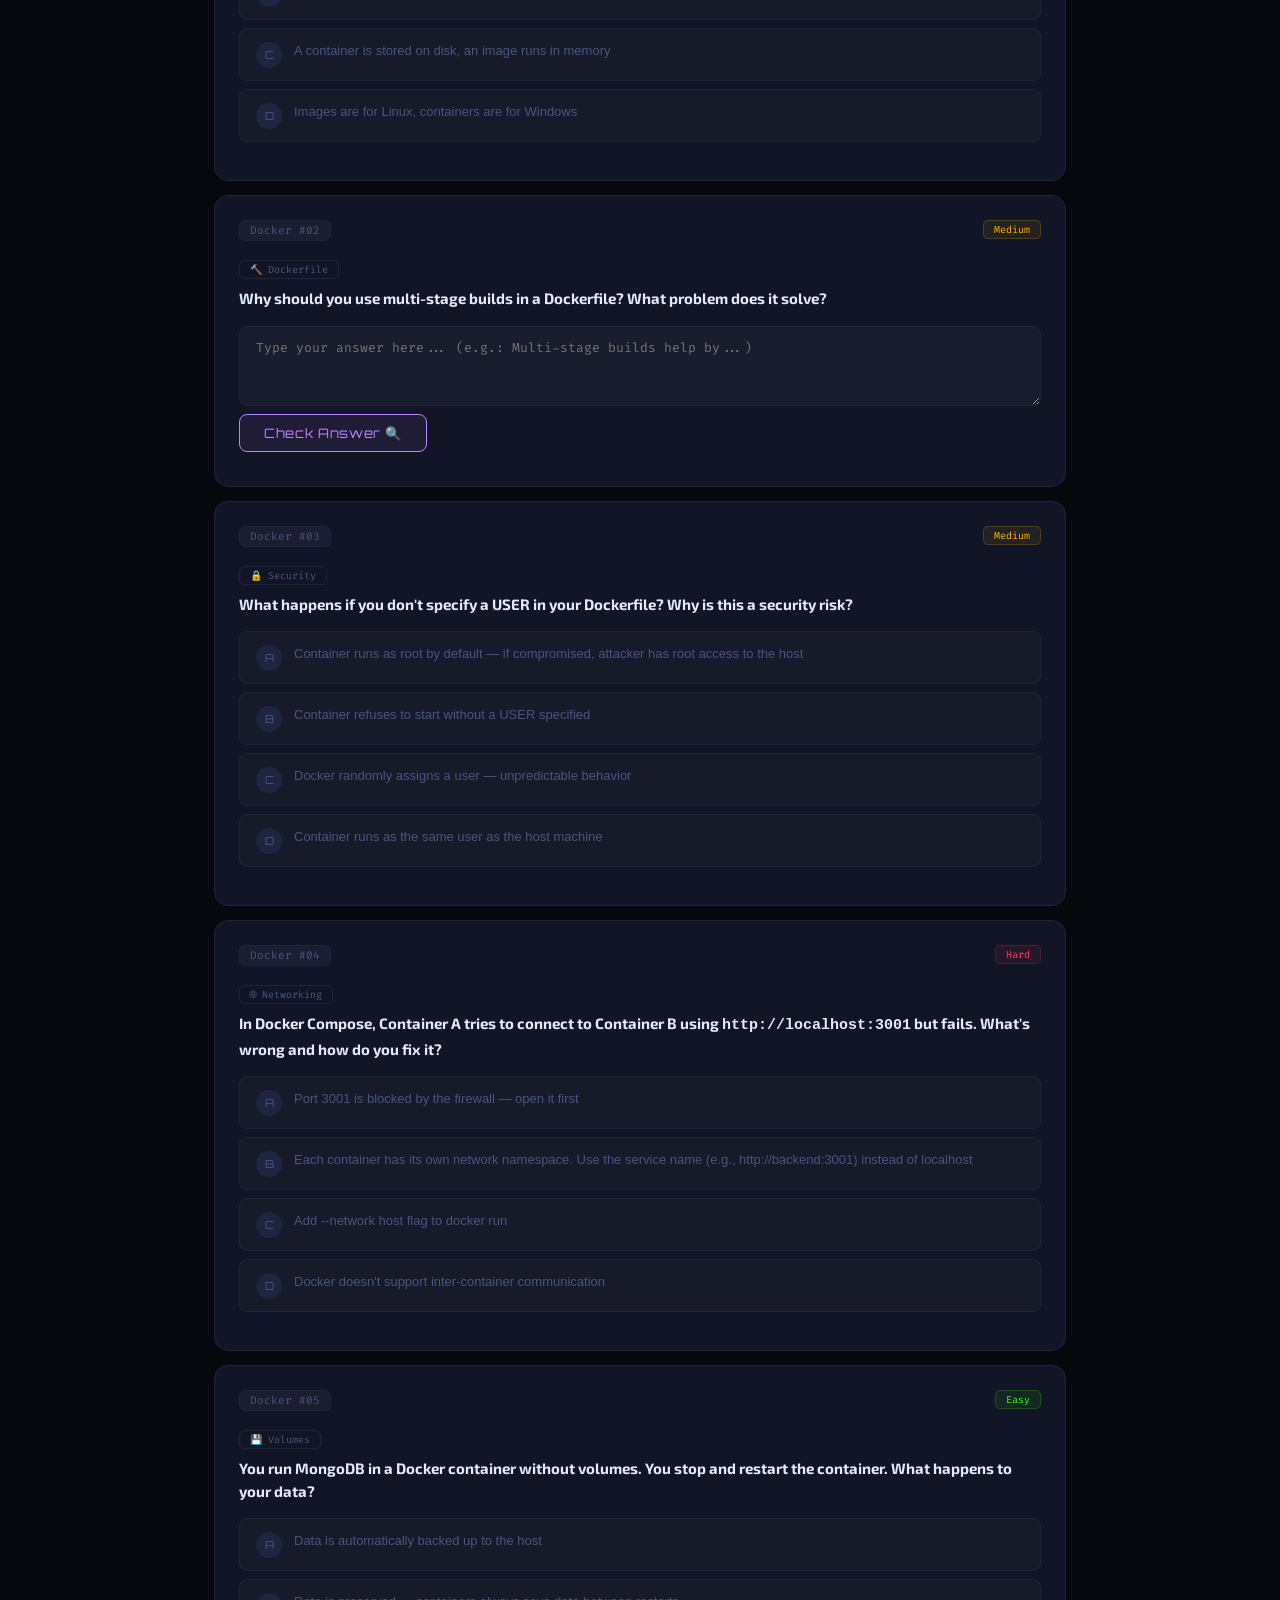
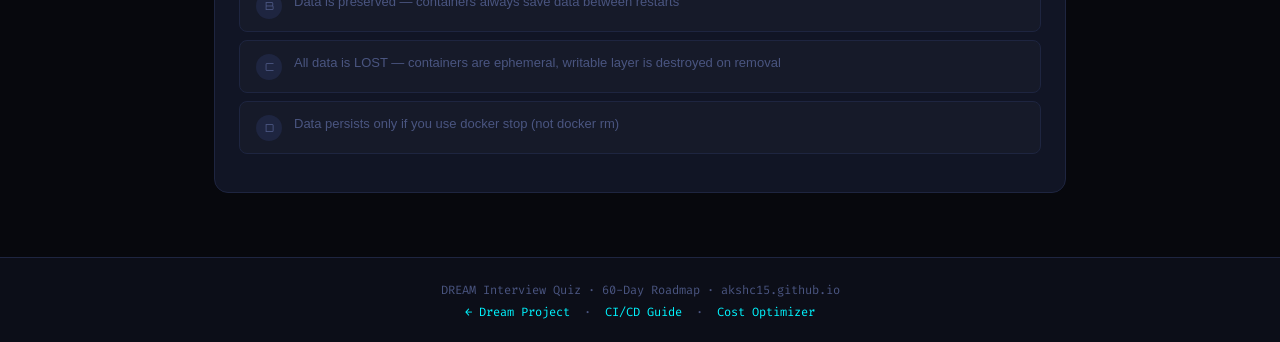
<file: dream-interview.html>
<!DOCTYPE html>
<html lang="en">
<head>
<meta charset="UTF-8">
<meta name="viewport" content="width=device-width, initial-scale=1.0">
<title>DREAM Interview Quiz — 60 Days to Hero</title>
<link href="https://fonts.googleapis.com/css2?family=Orbitron:wght@700;900&family=Exo+2:wght@300;400;600;700;800&family=Fira+Code:wght@400;600&display=swap" rel="stylesheet">
<style>
:root{
  --bg:#07080d;--bg2:#0c0e18;--bg3:#111525;
  --cyan:#00f5ff;--lime:#39ff14;--amber:#ffb300;
  --red:#ff3b5c;--purple:#c084fc;--pink:#f472b6;
  --text:#e2eaff;--muted:#4a5580;--dim:#1e2540;
  --orb:'Orbitron',sans-serif;
  --exo:'Exo 2',sans-serif;
  --code:'Fira Code',monospace;
}
*{margin:0;padding:0;box-sizing:border-box;}
html{scroll-behavior:smooth;}
body{background:var(--bg);color:var(--text);font-family:var(--exo);overflow-x:hidden;}
body::before{content:'';position:fixed;inset:0;background-image:linear-gradient(rgba(0,245,255,0.025) 1px,transparent 1px),linear-gradient(90deg,rgba(0,245,255,0.025) 1px,transparent 1px);background-size:50px 50px;pointer-events:none;z-index:0;}

/* NAV */
.nav{position:sticky;top:0;z-index:200;background:rgba(7,8,13,0.95);backdrop-filter:blur(20px);border-bottom:1px solid rgba(0,245,255,0.15);padding:0 28px;display:flex;align-items:center;gap:0;overflow-x:auto;}
.nav-brand{font-family:var(--orb);font-size:16px;color:var(--cyan);margin-right:24px;white-space:nowrap;padding:14px 0;flex-shrink:0;text-shadow:0 0 20px rgba(0,245,255,0.4);}
.nav a{font-family:var(--code);font-size:11px;letter-spacing:.06em;color:var(--muted);text-decoration:none;padding:16px 12px;border-bottom:2px solid transparent;transition:all .2s;white-space:nowrap;}
.nav a:hover{color:var(--cyan);border-bottom-color:var(--cyan);}

/* HERO */
.hero{position:relative;z-index:1;padding:80px 24px 50px;text-align:center;background:radial-gradient(ellipse at 50% 0%,rgba(192,132,252,0.08) 0%,transparent 60%);}
.hero-title{font-family:var(--orb);font-size:clamp(36px,7vw,72px);font-weight:900;letter-spacing:.04em;line-height:1;margin-bottom:12px;background:linear-gradient(135deg,var(--purple),var(--cyan),var(--lime));-webkit-background-clip:text;-webkit-text-fill-color:transparent;background-clip:text;filter:drop-shadow(0 0 30px rgba(192,132,252,0.3));}
.hero-sub{font-family:var(--exo);font-size:16px;color:var(--muted);max-width:560px;margin:0 auto 30px;line-height:1.7;}

/* SCORE BOARD */
.scoreboard{
  display:flex;gap:12px;justify-content:center;flex-wrap:wrap;margin-bottom:30px;
}
.score-card{
  background:var(--bg3);border:1px solid var(--dim);border-radius:12px;
  padding:14px 24px;text-align:center;min-width:100px;
}
.score-num{font-family:var(--orb);font-size:32px;font-weight:900;line-height:1;}
.score-label{font-family:var(--code);font-size:10px;text-transform:uppercase;letter-spacing:.08em;color:var(--muted);margin-top:4px;}

/* 60-DAY PLAN */
.plan-grid{
  display:grid;grid-template-columns:repeat(auto-fill,minmax(140px,1fr));
  gap:8px;margin:28px 0;max-width:900px;margin-left:auto;margin-right:auto;
}
.day-chip{
  background:var(--bg3);border:1px solid var(--dim);
  border-radius:8px;padding:10px 8px;text-align:center;
  font-size:11px;cursor:pointer;transition:all .2s;
}
.day-chip:hover{border-color:var(--purple);transform:scale(1.04);}
.day-chip.active{border-color:var(--cyan);background:rgba(0,245,255,0.06);}
.day-chip.complete{border-color:var(--lime);background:rgba(57,255,20,0.05);}
.day-chip.complete::after{content:'✓';display:block;color:var(--lime);font-size:14px;margin-top:2px;}
.day-num{font-family:var(--orb);font-size:13px;font-weight:700;color:var(--cyan);}
.day-topic{color:var(--muted);font-size:10px;margin-top:3px;font-family:var(--code);}

/* SECTION */
section{position:relative;z-index:1;padding:50px 0;border-top:1px solid var(--dim);}
.container{max-width:900px;margin:0 auto;padding:0 24px;}
.sec-label{font-family:var(--code);font-size:11px;letter-spacing:.15em;text-transform:uppercase;color:var(--purple);background:rgba(192,132,252,0.06);border:1px solid rgba(192,132,252,0.2);padding:4px 14px;border-radius:100px;display:inline-block;margin-bottom:16px;}
.sec-title{font-family:var(--orb);font-size:clamp(22px,4vw,36px);font-weight:700;letter-spacing:.03em;margin-bottom:16px;}

/* QUIZ TABS */
.quiz-tabs{display:flex;gap:8px;flex-wrap:wrap;margin-bottom:28px;}
.qtab{font-family:var(--orb);font-size:13px;padding:9px 20px;border-radius:8px;border:1px solid var(--dim);background:transparent;color:var(--muted);cursor:pointer;transition:all .2s;letter-spacing:.03em;}
.qtab.active{border-color:var(--purple);color:var(--purple);background:rgba(192,132,252,0.08);}
.qtab:hover:not(.active){border-color:var(--cyan);color:var(--cyan);}

.quiz-panel{display:none;}
.quiz-panel.active{display:block;}

/* QUESTION CARD */
.q-card{
  background:var(--bg3);border:1px solid var(--dim);
  border-radius:14px;padding:24px;margin-bottom:14px;
  transition:all .25s;
}
.q-card:hover{border-color:rgba(192,132,252,0.3);}
.q-header{display:flex;align-items:flex-start;justify-content:space-between;gap:12px;margin-bottom:16px;}
.q-num{font-family:var(--code);font-size:11px;color:var(--muted);background:rgba(255,255,255,0.04);border:1px solid var(--dim);padding:2px 10px;border-radius:6px;flex-shrink:0;}
.q-difficulty{font-family:var(--code);font-size:10px;padding:2px 10px;border-radius:5px;}
.qd-easy{color:var(--lime);background:rgba(57,255,20,0.08);border:1px solid rgba(57,255,20,0.2);}
.qd-med{color:var(--amber);background:rgba(255,179,0,0.08);border:1px solid rgba(255,179,0,0.2);}
.qd-hard{color:var(--red);background:rgba(255,59,92,0.08);border:1px solid rgba(255,59,92,0.2);}
.q-text{font-size:15px;font-weight:700;line-height:1.5;margin-bottom:16px;color:var(--text);}

/* OPTIONS */
.options{display:flex;flex-direction:column;gap:8px;margin-bottom:14px;}
.opt{
  display:flex;align-items:flex-start;gap:12px;
  background:rgba(255,255,255,0.02);
  border:1px solid var(--dim);border-radius:8px;
  padding:12px 16px;cursor:pointer;transition:all .2s;
  font-size:13px;color:var(--muted);
  text-align:left;width:100%;
}
.opt:hover{border-color:var(--purple);color:var(--text);background:rgba(192,132,252,0.04);}
.opt.correct{border-color:var(--lime)!important;background:rgba(57,255,20,0.08)!important;color:var(--lime)!important;}
.opt.wrong{border-color:var(--red)!important;background:rgba(255,59,92,0.08)!important;color:var(--red)!important;}
.opt.reveal{border-color:var(--lime);background:rgba(57,255,20,0.04);color:var(--lime);}
.opt-letter{
  width:26px;height:26px;border-radius:50%;
  background:var(--dim);flex-shrink:0;
  display:flex;align-items:center;justify-content:center;
  font-family:var(--orb);font-size:11px;color:var(--muted);
  margin-top:1px;transition:all .2s;
}
.opt:hover .opt-letter{background:var(--purple);color:var(--bg);}
.opt.correct .opt-letter{background:var(--lime);color:var(--bg);}
.opt.wrong .opt-letter{background:var(--red);color:white;}
.opt.reveal .opt-letter{background:var(--lime);color:var(--bg);}
.opt-text{flex:1;line-height:1.5;}

/* ANSWER REVEAL */
.answer-reveal{
  background:rgba(0,245,255,0.04);border:1px solid rgba(0,245,255,0.2);
  border-radius:8px;padding:14px 16px;
  font-size:13px;line-height:1.7;color:var(--muted);
  display:none;margin-top:4px;
}
.answer-reveal.show{display:block;}
.answer-reveal strong{color:var(--text);}
.answer-reveal code{font-family:var(--code);font-size:11px;background:rgba(0,245,255,0.08);color:var(--cyan);padding:1px 6px;border-radius:3px;}
.reveal-title{font-family:var(--code);font-size:11px;text-transform:uppercase;letter-spacing:.08em;color:var(--cyan);margin-bottom:6px;}

/* RESULT BANNER */
.result-banner{
  padding:10px 16px;border-radius:8px;
  font-weight:700;font-size:14px;margin-bottom:8px;display:none;
}
.rb-correct{background:rgba(57,255,20,0.1);border:1px solid rgba(57,255,20,0.3);color:var(--lime);}
.rb-wrong{background:rgba(255,59,92,0.1);border:1px solid rgba(255,59,92,0.3);color:var(--red);}

/* TYPE ANSWER */
.type-area{
  display:flex;flex-direction:column;gap:8px;margin-bottom:10px;
}
.type-input{
  background:rgba(255,255,255,0.03);
  border:1px solid var(--dim);border-radius:8px;
  padding:12px 16px;font-family:var(--code);font-size:13px;
  color:var(--text);resize:vertical;min-height:80px;
  outline:none;transition:all .2s;
}
.type-input:focus{border-color:var(--purple);}
.type-btn{
  font-family:var(--orb);font-size:13px;letter-spacing:.05em;
  padding:10px 24px;border-radius:8px;cursor:pointer;transition:all .2s;
  border:1px solid var(--purple);color:var(--purple);background:rgba(192,132,252,0.08);
  align-self:flex-start;
}
.type-btn:hover{background:var(--purple);color:var(--bg);}

/* PROGRESS */
.q-progress{
  height:3px;background:var(--dim);border-radius:3px;margin-bottom:20px;overflow:hidden;
}
.q-progress-fill{height:100%;background:linear-gradient(to right,var(--purple),var(--cyan));border-radius:3px;transition:width .4s ease;}

/* TOPIC BADGE */
.topic-tag{display:inline-flex;align-items:center;gap:4px;font-family:var(--code);font-size:10px;padding:2px 10px;border-radius:5px;margin-bottom:8px;border:1px solid var(--dim);color:var(--muted);}

/* NEXT BTN */
.next-q-btn{
  font-family:var(--orb);font-size:14px;letter-spacing:.05em;
  padding:10px 28px;border-radius:50px;cursor:pointer;
  border:1px solid var(--cyan);color:var(--cyan);
  background:rgba(0,245,255,0.06);
  transition:all .2s;margin-top:8px;
}
.next-q-btn:hover{background:var(--cyan);color:var(--bg);}

/* STREAK */
.streak{
  display:inline-flex;align-items:center;gap:8px;
  background:var(--bg3);border:1px solid rgba(255,179,0,0.3);
  border-radius:10px;padding:8px 16px;
  font-family:var(--orb);font-size:14px;color:var(--amber);
  margin-bottom:20px;
}

/* CODE SNIPPET in question */
.q-code{background:#03040a;border:1px solid var(--dim);border-radius:8px;padding:12px 16px;font-family:var(--code);font-size:12px;color:rgba(226,234,255,0.7);margin:10px 0;line-height:1.8;}
.qk{color:var(--purple);}.qs{color:var(--lime);}.qc{color:#1e2540;}

footer{position:relative;z-index:1;background:var(--bg2);border-top:1px solid var(--dim);padding:24px;text-align:center;font-family:var(--code);font-size:12px;color:var(--muted);}
footer a{color:var(--cyan);text-decoration:none;}
</style>
</head>
<body>

<nav class="nav">
  <div class="nav-brand">QUIZ</div>
  <a href="#plan">60-Day Plan</a>
  <a href="#docker">Docker</a>
  <a href="#kubernetes">Kubernetes</a>
  <a href="#terraform">Terraform</a>
  <a href="#cicd">CI/CD</a>
  <a href="#linux">Linux</a>
  <a href="#git">Git</a>
  <a href="#monitoring">Monitoring</a>
  <a href="#system">System Design</a>
  <a href="dream-project.html">← Dream Project</a>
</nav>

<div class="hero">
  <h1 class="hero-title">60-DAY<br>INTERVIEW CRUSHER</h1>
  <p class="hero-sub">100 real DevOps interview questions. Answer → get instant feedback → learn the perfect answer. Practice daily. Crack any interview in 60 days.</p>

  <div class="scoreboard">
    <div class="score-card"><div class="score-num" id="total-score" style="color:var(--cyan)">0</div><div class="score-label">Score</div></div>
    <div class="score-card"><div class="score-num" id="correct-count" style="color:var(--lime)">0</div><div class="score-label">Correct</div></div>
    <div class="score-card"><div class="score-num" id="wrong-count" style="color:var(--red)">0</div><div class="score-label">Wrong</div></div>
    <div class="score-card"><div class="score-num" id="streak-count" style="color:var(--amber)">0🔥</div><div class="score-label">Streak</div></div>
    <div class="score-card"><div class="score-num" id="pct-count" style="color:var(--purple)">0%</div><div class="score-label">Accuracy</div></div>
  </div>
</div>

<!-- ══════════ 60-DAY PLAN ══════════ -->
<section id="plan">
  <div class="container">
    <div class="sec-label">// 60-day roadmap</div>
    <h2 class="sec-title">Your 60-Day Battle Plan</h2>
    <div class="plan-grid" id="day-grid"></div>

    <div style="background:var(--bg3);border:1px solid var(--dim);border-radius:12px;padding:20px;margin-top:16px;">
      <div style="font-family:var(--orb);font-size:15px;margin-bottom:10px;color:var(--cyan)" id="plan-week-title">Week 1–2: Cloud + Docker + Git Foundations</div>
      <div style="color:var(--muted);font-size:13px;line-height:1.8" id="plan-week-desc">
        Days 1–5: Create GCP account, launch VM, connect VS Code, install all tools, clone dream-chat repo<br>
        Days 6–10: Write Dockerfile for frontend + backend, multi-stage builds, docker-compose local dev<br>
        Days 11–14: Git branching, PRs, SSH keys, GitHub Actions first pipeline
      </div>
    </div>
  </div>
</section>

<!-- ══════════ QUIZ SECTIONS ══════════ -->
<section id="quiz-section">
  <div class="container">
    <div class="sec-label">// interview questions</div>
    <h2 class="sec-title">Quiz Mode — Test Yourself</h2>

    <div id="streak-display" class="streak" style="display:none">🔥 <span id="streak-text">0 in a row!</span></div>

    <div class="quiz-tabs">
      <button class="qtab active" onclick="switchQuiz('docker')">🐳 Docker</button>
      <button class="qtab" onclick="switchQuiz('kubernetes')">☸️ Kubernetes</button>
      <button class="qtab" onclick="switchQuiz('terraform')">🏗️ Terraform</button>
      <button class="qtab" onclick="switchQuiz('cicd')">⚙️ CI/CD</button>
      <button class="qtab" onclick="switchQuiz('linux')">🐧 Linux</button>
      <button class="qtab" onclick="switchQuiz('git')">🐙 Git</button>
      <button class="qtab" onclick="switchQuiz('monitoring')">📊 Monitoring</button>
      <button class="qtab" onclick="switchQuiz('system')">🏛️ System Design</button>
    </div>

    <!-- DOCKER QUIZ -->
    <div class="quiz-panel active" id="quiz-docker">
      <div class="q-progress"><div class="q-progress-fill" id="prog-docker" style="width:0%"></div></div>

      <!-- Q1 -->
      <div class="q-card" id="docker-q1">
        <div class="q-header"><div class="q-num">Docker #01</div><span class="q-difficulty qd-easy">Easy</span></div>
        <div class="topic-tag">🐳 Containers</div>
        <div class="q-text">What is the difference between a Docker IMAGE and a Docker CONTAINER?</div>
        <div class="options" id="opts-docker-1">
          <button class="opt" onclick="answer('docker','1','A','D')"><div class="opt-letter">A</div><div class="opt-text">They are the same thing — image and container are interchangeable terms</div></button>
          <button class="opt" onclick="answer('docker','1','B','D')"><div class="opt-letter">B</div><div class="opt-text">An image is the blueprint/recipe. A container is the running instance of that image.</div></button>
          <button class="opt" onclick="answer('docker','1','C','D')"><div class="opt-letter">C</div><div class="opt-text">A container is stored on disk, an image runs in memory</div></button>
          <button class="opt" onclick="answer('docker','1','D','D')"><div class="opt-letter">D</div><div class="opt-text">Images are for Linux, containers are for Windows</div></button>
        </div>
        <div class="result-banner rb-correct" id="res-docker-1-correct">✅ Correct! +10 points!</div>
        <div class="result-banner rb-wrong" id="res-docker-1-wrong">❌ Not quite. The correct answer is B.</div>
        <div class="answer-reveal" id="ans-docker-1">
          <div class="reveal-title">💡 Perfect Answer for Interview</div>
          <strong>Image = frozen snapshot</strong> of your app + everything it needs (OS, runtime, code, dependencies). It's built once with <code>docker build</code> and stored. It's read-only.<br><br>
          <strong>Container = running image.</strong> When you run <code>docker run</code>, Docker takes the image and adds a writable layer on top — that's the container. You can run 10 containers from 1 image simultaneously, each isolated.<br><br>
          Analogy: Image = class definition in code. Container = instance of that class.
        </div>
      </div>

      <!-- Q2 -->
      <div class="q-card" id="docker-q2">
        <div class="q-header"><div class="q-num">Docker #02</div><span class="q-difficulty qd-med">Medium</span></div>
        <div class="topic-tag">🔨 Dockerfile</div>
        <div class="q-text">Why should you use multi-stage builds in a Dockerfile? What problem does it solve?</div>
        <div class="type-area">
          <textarea class="type-input" id="type-docker-2" placeholder="Type your answer here... (e.g.: Multi-stage builds help by...)"></textarea>
          <button class="type-btn" onclick="revealAnswer('docker','2')">Check Answer 🔍</button>
        </div>
        <div class="answer-reveal" id="ans-docker-2">
          <div class="reveal-title">✅ Model Answer</div>
          <strong>Problem:</strong> Build tools (compilers, npm, maven) are huge but NOT needed at runtime. Without multi-stage, your final image contains all build tools = bloated image with more attack surface.<br><br>
          <strong>Solution — Multi-stage:</strong> Stage 1 (builder) installs everything and builds. Stage 2 (runtime) copies ONLY the built artifact — no build tools. Result: <strong>image 5–10× smaller</strong>, faster to pull, fewer CVEs.<br><br>
          <strong>Real numbers from DreamChat:</strong> Backend without multi-stage: 890MB. With multi-stage: 85MB. That's 10× smaller!
          <div style="margin-top:8px;background:#03040a;border-radius:6px;padding:10px 14px;font-family:var(--code);font-size:11px;line-height:1.8;">
            <span class="qk">FROM</span> node:20 <span class="qk">AS</span> builder → npm install + build<br>
            <span class="qk">FROM</span> node:20-alpine → <span class="qk">COPY</span> --from=builder /app/dist . → only the output!
          </div>
        </div>
      </div>

      <!-- Q3 -->
      <div class="q-card" id="docker-q3">
        <div class="q-header"><div class="q-num">Docker #03</div><span class="q-difficulty qd-med">Medium</span></div>
        <div class="topic-tag">🔒 Security</div>
        <div class="q-text">What happens if you don't specify a USER in your Dockerfile? Why is this a security risk?</div>
        <div class="options" id="opts-docker-3">
          <button class="opt" onclick="answer('docker','3','A','A')"><div class="opt-letter">A</div><div class="opt-text">Container runs as root by default — if compromised, attacker has root access to the host</div></button>
          <button class="opt" onclick="answer('docker','3','B','A')"><div class="opt-letter">B</div><div class="opt-text">Container refuses to start without a USER specified</div></button>
          <button class="opt" onclick="answer('docker','3','C','A')"><div class="opt-letter">C</div><div class="opt-text">Docker randomly assigns a user — unpredictable behavior</div></button>
          <button class="opt" onclick="answer('docker','3','D','A')"><div class="opt-letter">D</div><div class="opt-text">Container runs as the same user as the host machine</div></button>
        </div>
        <div class="result-banner rb-correct" id="res-docker-3-correct">✅ Exactly right! Security is critical in interviews!</div>
        <div class="result-banner rb-wrong" id="res-docker-3-wrong">❌ Correct answer is A.</div>
        <div class="answer-reveal" id="ans-docker-3">
          <div class="reveal-title">💡 Key Security Point</div>
          Default Docker containers run as <strong>root (UID 0)</strong>. If an attacker exploits your app, they get root inside the container. With container escape vulnerabilities, this can lead to <strong>root on the HOST system</strong> — catastrophic.<br><br>
          <strong>Fix:</strong> Always add to Dockerfile:<br>
          <code>RUN addgroup -S appgroup && adduser -S appuser -G appgroup</code><br>
          <code>USER appuser</code>
        </div>
      </div>

      <!-- Q4 -->
      <div class="q-card" id="docker-q4">
        <div class="q-header"><div class="q-num">Docker #04</div><span class="q-difficulty qd-hard">Hard</span></div>
        <div class="topic-tag">🌐 Networking</div>
        <div class="q-text">In Docker Compose, Container A tries to connect to Container B using <code>http://localhost:3001</code> but fails. What's wrong and how do you fix it?</div>
        <div class="options" id="opts-docker-4">
          <button class="opt" onclick="answer('docker','4','A','B')"><div class="opt-letter">A</div><div class="opt-text">Port 3001 is blocked by the firewall — open it first</div></button>
          <button class="opt" onclick="answer('docker','4','B','B')"><div class="opt-letter">B</div><div class="opt-text">Each container has its own network namespace. Use the service name (e.g., http://backend:3001) instead of localhost</div></button>
          <button class="opt" onclick="answer('docker','4','C','B')"><div class="opt-letter">C</div><div class="opt-text">Add --network host flag to docker run</div></button>
          <button class="opt" onclick="answer('docker','4','D','B')"><div class="opt-letter">D</div><div class="opt-text">Docker doesn't support inter-container communication</div></button>
        </div>
        <div class="result-banner rb-correct" id="res-docker-4-correct">✅ Classic interview trap — you nailed it!</div>
        <div class="result-banner rb-wrong" id="res-docker-4-wrong">❌ Answer is B — very common interview question!</div>
        <div class="answer-reveal" id="ans-docker-4">
          <div class="reveal-title">💡 Container Networking Concept</div>
          <strong>Each container has its own loopback interface.</strong> <code>localhost</code> inside Container A points to Container A itself — not to Container B.<br><br>
          Docker Compose creates a shared network. Containers can reach each other by <strong>service name</strong>. If your backend service is named <code>backend</code> in docker-compose.yml, use <code>http://backend:3001</code> from frontend.<br><br>
          This is why in DreamChat we set: <code>REACT_APP_BACKEND_URL=http://backend:3001</code> in docker-compose, but use the external K8s Service URL in production.
        </div>
      </div>

      <!-- Q5 -->
      <div class="q-card" id="docker-q5">
        <div class="q-header"><div class="q-num">Docker #05</div><span class="q-difficulty qd-easy">Easy</span></div>
        <div class="topic-tag">💾 Volumes</div>
        <div class="q-text">You run MongoDB in a Docker container without volumes. You stop and restart the container. What happens to your data?</div>
        <div class="options" id="opts-docker-5">
          <button class="opt" onclick="answer('docker','5','A','C')"><div class="opt-letter">A</div><div class="opt-text">Data is automatically backed up to the host</div></button>
          <button class="opt" onclick="answer('docker','5','B','C')"><div class="opt-letter">B</div><div class="opt-text">Data is preserved — containers always save data between restarts</div></button>
          <button class="opt" onclick="answer('docker','5','C','C')"><div class="opt-letter">C</div><div class="opt-text">All data is LOST — containers are ephemeral, writable layer is destroyed on removal</div></button>
          <button class="opt" onclick="answer('docker','5','D','C')"><div class="opt-letter">D</div><div class="opt-text">Data persists only if you use docker stop (not docker rm)</div></button>
        </div>
        <div class="result-banner rb-correct" id="res-docker-5-correct">✅ Right! Volumes are essential for stateful apps!</div>
        <div class="result-banner rb-wrong" id="res-docker-5-wrong">❌ Answer is C — data is lost without volumes!</div>
        <div class="answer-reveal" id="ans-docker-5">
          <div class="reveal-title">💡 Volumes Are Critical</div>
          Containers are <strong>ephemeral by default</strong>. The writable layer is destroyed when the container is removed (<code>docker rm</code>). Data written inside the container disappears.<br><br>
          <strong>Fix — use a named volume:</strong><br>
          <code>volumes: - mongo_data:/data/db</code> in docker-compose<br><br>
          Named volumes are stored on the HOST filesystem, outside the container lifecycle. This is how MongoDB, PostgreSQL, Redis survive container restarts/updates.
        </div>
      </div>
    </div>

    <!-- KUBERNETES QUIZ -->
    <div class="quiz-panel" id="quiz-kubernetes">
      <div class="q-progress"><div class="q-progress-fill" id="prog-kubernetes" style="width:0%"></div></div>

      <div class="q-card" id="k8s-q1">
        <div class="q-header"><div class="q-num">K8s #01</div><span class="q-difficulty qd-easy">Easy</span></div>
        <div class="topic-tag">☸️ Core Concepts</div>
        <div class="q-text">Your backend pod has CrashLoopBackOff status. What are the first 2 commands you run to debug it?</div>
        <div class="options" id="opts-k8s-1">
          <button class="opt" onclick="answer('k8s','1','A','B')"><div class="opt-letter">A</div><div class="opt-text">Restart the cluster and redeploy everything</div></button>
          <button class="opt" onclick="answer('k8s','1','B','B')"><div class="opt-letter">B</div><div class="opt-text">kubectl logs POD_NAME and kubectl describe pod POD_NAME</div></button>
          <button class="opt" onclick="answer('k8s','1','C','B')"><div class="opt-letter">C</div><div class="opt-text">kubectl delete pod and let K8s recreate it</div></button>
          <button class="opt" onclick="answer('k8s','1','D','B')"><div class="opt-letter">D</div><div class="opt-text">Check the Docker Hub for image updates</div></button>
        </div>
        <div class="result-banner rb-correct" id="res-k8s-1-correct">✅ Perfect debugging flow!</div>
        <div class="result-banner rb-wrong" id="res-k8s-1-wrong">❌ Answer is B — always check logs first!</div>
        <div class="answer-reveal" id="ans-k8s-1">
          <div class="reveal-title">💡 K8s Debug Flow</div>
          <strong>Step 1:</strong> <code>kubectl logs POD_NAME -n NAMESPACE</code> — see what the app printed before crashing. 90% of issues are here.<br><br>
          <strong>Step 2:</strong> <code>kubectl describe pod POD_NAME -n NAMESPACE</code> — scroll to <strong>Events</strong> section at the bottom. Shows: image pull failures, OOMKilled, scheduling issues.<br><br>
          <strong>Step 3 (if app still running):</strong> <code>kubectl exec -it POD_NAME -- sh</code> — shell inside the container for live debugging.<br><br>
          For CrashLoopBackOff specifically: <code>kubectl logs POD_NAME --previous</code> gets logs from the PREVIOUS crashed instance.
        </div>
      </div>

      <div class="q-card" id="k8s-q2">
        <div class="q-header"><div class="q-num">K8s #02</div><span class="q-difficulty qd-med">Medium</span></div>
        <div class="topic-tag">⚖️ Services</div>
        <div class="q-text">What is the difference between ClusterIP, NodePort, and LoadBalancer service types in Kubernetes?</div>
        <div class="type-area">
          <textarea class="type-input" id="type-k8s-2" placeholder="Describe all three service types and when you'd use each..."></textarea>
          <button class="type-btn" onclick="revealAnswer('k8s','2')">Check Answer 🔍</button>
        </div>
        <div class="answer-reveal" id="ans-k8s-2">
          <div class="reveal-title">✅ Complete Answer</div>
          <strong>ClusterIP (default):</strong> Internal only. Only pods inside the cluster can reach this service. Use for: backend service that frontend pods call. NOT exposed to internet.<br><br>
          <strong>NodePort:</strong> Opens a port (30000–32767) on every node. External traffic can hit ANY_NODE_IP:NodePort. Use for: dev/testing. Not production — exposes raw ports.<br><br>
          <strong>LoadBalancer:</strong> Provisions a cloud load balancer (AWS ALB, GCP GLB). Gets a real public IP. Routes external traffic to your pods. Use for: production internet-facing services.<br><br>
          <strong>In DreamChat:</strong> backend-svc = ClusterIP (only frontend pods call it). frontend-svc = LoadBalancer (users hit this from internet).
        </div>
      </div>

      <div class="q-card" id="k8s-q3">
        <div class="q-header"><div class="q-num">K8s #03</div><span class="q-difficulty qd-hard">Hard</span></div>
        <div class="topic-tag">🔌 WebSockets</div>
        <div class="q-text">In DreamChat, WebSocket connections drop every 60 seconds in K8s. No such issue on local Docker. What's the likely cause?</div>
        <div class="options" id="opts-k8s-3">
          <button class="opt" onclick="answer('k8s','3','A','A')"><div class="opt-letter">A</div><div class="opt-text">K8s LoadBalancer has a default idle timeout (often 60s) that kills long-lived connections. Need to increase timeout AND enable sticky sessions (session affinity) for WebSockets.</div></button>
          <button class="opt" onclick="answer('k8s','3','B','A')"><div class="opt-letter">B</div><div class="opt-text">WebSocket protocol is not supported in Kubernetes</div></button>
          <button class="opt" onclick="answer('k8s','3','C','A')"><div class="opt-letter">C</div><div class="opt-text">The issue is a bug in Socket.io — upgrade to latest version</div></button>
          <button class="opt" onclick="answer('k8s','3','D','A')"><div class="opt-letter">D</div><div class="opt-text">Pods are being restarted by the liveness probe every 60 seconds</div></button>
        </div>
        <div class="result-banner rb-correct" id="res-k8s-3-correct">✅ Senior-level answer! WebSocket in K8s is a real interview topic!</div>
        <div class="result-banner rb-wrong" id="res-k8s-3-wrong">❌ Answer is A — this is a very common real-world issue!</div>
        <div class="answer-reveal" id="ans-k8s-3">
          <div class="reveal-title">💡 WebSocket + K8s — Real Production Issue</div>
          <strong>Two problems with WebSockets in K8s:</strong><br><br>
          1. <strong>Load Balancer Timeout:</strong> AWS ALB default = 60s idle timeout. WebSocket connections look "idle" between messages. Fix: <code>service.beta.kubernetes.io/aws-load-balancer-connection-idle-timeout: "3600"</code><br><br>
          2. <strong>Session Affinity:</strong> Multiple backend pods each maintain their own socket list. If user connects to Pod A but next request goes to Pod B (no such connection) → message lost. Fix: <code>sessionAffinity: ClientIP</code> in Service OR use Redis Pub/Sub to share socket state across pods (production solution).
        </div>
      </div>

      <div class="q-card" id="k8s-q4">
        <div class="q-header"><div class="q-num">K8s #04</div><span class="q-difficulty qd-med">Medium</span></div>
        <div class="topic-tag">📈 Scaling</div>
        <div class="q-text">What is HPA (Horizontal Pod Autoscaler)? How does it decide when to scale up?</div>
        <div class="options" id="opts-k8s-4">
          <button class="opt" onclick="answer('k8s','4','A','C')"><div class="opt-letter">A</div><div class="opt-text">HPA scales nodes (EC2 machines), not pods. It adds more VMs when needed.</div></button>
          <button class="opt" onclick="answer('k8s','4','B','C')"><div class="opt-letter">B</div><div class="opt-text">HPA monitors memory only and scales when a pod uses more than 1GB</div></button>
          <button class="opt" onclick="answer('k8s','4','C','C')"><div class="opt-letter">C</div><div class="opt-text">HPA monitors metrics (CPU, memory, custom). When actual > target threshold, it increases replica count. Formula: desired = ceil(current × actual/target)</div></button>
          <button class="opt" onclick="answer('k8s','4','D','C')"><div class="opt-letter">D</div><div class="opt-text">HPA only scales down, never up — you must scale up manually</div></button>
        </div>
        <div class="result-banner rb-correct" id="res-k8s-4-correct">✅ Excellent! The formula impresses interviewers!</div>
        <div class="result-banner rb-wrong" id="res-k8s-4-wrong">❌ Answer is C — HPA scales PODS not nodes!</div>
        <div class="answer-reveal" id="ans-k8s-4">
          <div class="reveal-title">💡 HPA Deep Dive</div>
          HPA watches metrics every 15 seconds. Uses: <code>desiredReplicas = ceil(currentReplicas × (actualMetric / targetMetric))</code><br><br>
          Example: 2 pods, CPU at 90%, target 70%: <code>ceil(2 × 90/70) = ceil(2.57) = 3</code> → scales to 3 pods.<br><br>
          <strong>Important distinctions:</strong> HPA = pod scaler. <strong>Cluster Autoscaler</strong> = node scaler (adds EC2s). <strong>KEDA</strong> = scales on any metric including queue depth, HTTP requests, custom — used in DreamChat project for scaling on active WebSocket connections.
        </div>
      </div>

      <div class="q-card" id="k8s-q5">
        <div class="q-header"><div class="q-num">K8s #05</div><span class="q-difficulty qd-easy">Easy</span></div>
        <div class="topic-tag">🔐 Secrets</div>
        <div class="q-text">You need to store the MongoDB connection string in Kubernetes. Should you put it in a ConfigMap or a Secret? Why?</div>
        <div class="options" id="opts-k8s-5">
          <button class="opt" onclick="answer('k8s','5','A','B')"><div class="opt-letter">A</div><div class="opt-text">ConfigMap — it's easier and the data is the same anyway</div></button>
          <button class="opt" onclick="answer('k8s','5','B','B')"><div class="opt-letter">B</div><div class="opt-text">Secret — it contains credentials (password). Secrets are base64-encoded and can be encrypted at rest. ConfigMaps are plaintext.</div></button>
          <button class="opt" onclick="answer('k8s','5','C','B')"><div class="opt-letter">C</div><div class="opt-text">Neither — use environment variables directly in the Deployment YAML</div></button>
          <button class="opt" onclick="answer('k8s','5','D','B')"><div class="opt-letter">D</div><div class="opt-text">Use a file mounted to /etc/config — Kubernetes doesn't handle passwords</div></button>
        </div>
        <div class="result-banner rb-correct" id="res-k8s-5-correct">✅ Security best practice — correct!</div>
        <div class="result-banner rb-wrong" id="res-k8s-5-wrong">❌ Answer is B — always use Secrets for credentials!</div>
        <div class="answer-reveal" id="ans-k8s-5">
          <div class="reveal-title">💡 ConfigMap vs Secret</div>
          <strong>ConfigMap:</strong> Non-sensitive config. App port, feature flags, log level. Stored as plaintext — anyone with kubectl access can read it.<br><br>
          <strong>Secret:</strong> Sensitive data. Passwords, API keys, certs. Base64-encoded (note: NOT encrypted by default!). Can enable <strong>encryption at rest</strong> in K8s config. RBAC can restrict who can read Secrets.<br><br>
          <strong>Production best practice:</strong> Use <strong>HashiCorp Vault</strong> or <strong>AWS Secrets Manager</strong> instead of K8s Secrets. K8s Secrets are only base64, not truly secure. Vault provides real encryption + audit logs.
        </div>
      </div>
    </div>

    <!-- TERRAFORM QUIZ -->
    <div class="quiz-panel" id="quiz-terraform">
      <div class="q-progress"><div class="q-progress-fill" id="prog-terraform" style="width:0%"></div></div>

      <div class="q-card">
        <div class="q-header"><div class="q-num">TF #01</div><span class="q-difficulty qd-easy">Easy</span></div>
        <div class="topic-tag">🏗️ State</div>
        <div class="q-text">What is Terraform state and why is it dangerous to delete the state file?</div>
        <div class="type-area">
          <textarea class="type-input" id="type-tf-1" placeholder="Explain Terraform state and what happens if you delete it..."></textarea>
          <button class="type-btn" onclick="revealAnswer('tf','1')">Check Answer 🔍</button>
        </div>
        <div class="answer-reveal" id="ans-tf-1">
          <div class="reveal-title">✅ Model Answer</div>
          <strong>Terraform state</strong> is a JSON file (terraform.tfstate) that maps your .tf code to REAL cloud resources. It remembers: "this aws_instance.jenkins in my code = EC2 i-0abc123 in AWS".<br><br>
          <strong>If you delete it:</strong> Terraform has no idea what exists. If you run <code>terraform apply</code> again, it thinks nothing exists → creates DUPLICATE resources → you get double EC2s, double costs, potential conflicts.<br><br>
          <strong>Best practice:</strong> Store in remote backend (S3 + DynamoDB or GCS). Never commit to Git. Enable versioning on the S3 bucket so you can recover old state.
        </div>
      </div>

      <div class="q-card">
        <div class="q-header"><div class="q-num">TF #02</div><span class="q-difficulty qd-med">Medium</span></div>
        <div class="topic-tag">🔄 Commands</div>
        <div class="q-text">What is the correct order of Terraform commands to deploy infrastructure from scratch?</div>
        <div class="options" id="opts-tf-2">
          <button class="opt" onclick="answer('tf','2','A','C')"><div class="opt-letter">A</div><div class="opt-text">terraform apply → terraform plan → terraform init</div></button>
          <button class="opt" onclick="answer('tf','2','B','C')"><div class="opt-letter">B</div><div class="opt-text">terraform plan → terraform init → terraform apply</div></button>
          <button class="opt" onclick="answer('tf','2','C','C')"><div class="opt-letter">C</div><div class="opt-text">terraform init → terraform plan → terraform apply</div></button>
          <button class="opt" onclick="answer('tf','2','D','C')"><div class="opt-letter">D</div><div class="opt-text">terraform validate → terraform apply (plan is optional)</div></button>
        </div>
        <div class="result-banner rb-correct" id="res-tf-2-correct">✅ Init → Plan → Apply — always!</div>
        <div class="result-banner rb-wrong" id="res-tf-2-wrong">❌ Answer is C — Init downloads providers first!</div>
        <div class="answer-reveal" id="ans-tf-2">
          <div class="reveal-title">💡 Terraform Workflow</div>
          <strong>1. terraform init</strong> — downloads providers (AWS, GCP plugin), initializes backend. Run ONCE per project.<br>
          <strong>2. terraform validate</strong> — checks syntax errors (optional but good habit).<br>
          <strong>3. terraform plan</strong> — shows what WILL happen. Read this carefully before applying! Shows +created, ~modified, -destroyed.<br>
          <strong>4. terraform apply</strong> — actually creates/modifies/destroys. Type 'yes' to confirm.<br>
          <strong>5. terraform destroy</strong> — removes everything. Critical for cost saving!
        </div>
      </div>

      <div class="q-card">
        <div class="q-header"><div class="q-num">TF #03</div><span class="q-difficulty qd-hard">Hard</span></div>
        <div class="topic-tag">🔧 Modules</div>
        <div class="q-text">What is a Terraform module and why would you use one instead of writing all resources in main.tf?</div>
        <div class="type-area">
          <textarea class="type-input" id="type-tf-3" placeholder="Explain Terraform modules and their benefits..."></textarea>
          <button class="type-btn" onclick="revealAnswer('tf','3')">Check Answer 🔍</button>
        </div>
        <div class="answer-reveal" id="ans-tf-3">
          <div class="reveal-title">✅ Model Answer</div>
          A <strong>Terraform module</strong> is a reusable package of related resources grouped together. It's a folder with .tf files that you call like a function.<br><br>
          <strong>Why use modules:</strong><br>
          1. <strong>Reusability</strong> — Create VPC once, reuse for dev/staging/prod with different variables<br>
          2. <strong>Abstraction</strong> — Team uses <code>module "vpc" {...}</code> without knowing the 20+ resources inside<br>
          3. <strong>Consistency</strong> — Same module = same configuration everywhere. No accidental differences between environments<br><br>
          <strong>Example:</strong> In DreamChat, we have a <code>modules/gke-cluster</code> module. We call it 3 times with different vars for dev/staging/prod — same K8s config, zero code duplication.
        </div>
      </div>
    </div>

    <!-- CI/CD QUIZ -->
    <div class="quiz-panel" id="quiz-cicd">
      <div class="q-progress"><div class="q-progress-fill" id="prog-cicd" style="width:0%"></div></div>

      <div class="q-card">
        <div class="q-header"><div class="q-num">CI/CD #01</div><span class="q-difficulty qd-easy">Easy</span></div>
        <div class="topic-tag">⚙️ Concepts</div>
        <div class="q-text">A developer pushes code. In a CI/CD pipeline, what is the difference between what happens in CI vs CD?</div>
        <div class="options" id="opts-cicd-1">
          <button class="opt" onclick="answer('cicd','1','A','B')"><div class="opt-letter">A</div><div class="opt-text">CI is for frontend code, CD is for backend code</div></button>
          <button class="opt" onclick="answer('cicd','1','B','B')"><div class="opt-letter">B</div><div class="opt-text">CI = automatically build, test, and scan the code on every push. CD = automatically deploy the passing build to an environment (staging/prod).</div></button>
          <button class="opt" onclick="answer('cicd','1','C','B')"><div class="opt-letter">C</div><div class="opt-text">CI runs on the developer's laptop, CD runs on the server</div></button>
          <button class="opt" onclick="answer('cicd','1','D','B')"><div class="opt-letter">D</div><div class="opt-text">CD stands for Code Delivery, CI stands for Code Integration — they are the same thing</div></button>
        </div>
        <div class="result-banner rb-correct" id="res-cicd-1-correct">✅ Textbook answer!</div>
        <div class="result-banner rb-wrong" id="res-cicd-1-wrong">❌ Answer is B — classic definition question!</div>
        <div class="answer-reveal" id="ans-cicd-1">
          <div class="reveal-title">💡 CI vs CD Explained</div>
          <strong>CI (Continuous Integration):</strong> Every code push → auto: checkout code, install deps, run tests, run security scan (Trivy/OWASP), build Docker image. Goal: catch bugs FAST before they reach production.<br><br>
          <strong>CD (Continuous Delivery):</strong> Passing CI build → auto: push image to registry, update K8s manifest, ArgoCD deploys to staging. May require manual approval for production.<br><br>
          <strong>Continuous Deployment</strong> = CD without manual approval — every passing build goes to production automatically. Requires very high test confidence.
        </div>
      </div>

      <div class="q-card">
        <div class="q-header"><div class="q-num">CI/CD #02</div><span class="q-difficulty qd-med">Medium</span></div>
        <div class="topic-tag">🌿 Git Strategy</div>
        <div class="q-text">Your team pushes directly to main branch. Production breaks every Friday. What process change do you recommend?</div>
        <div class="type-area">
          <textarea class="type-input" id="type-cicd-2" placeholder="What process and Git strategy would you implement?"></textarea>
          <button class="type-btn" onclick="revealAnswer('cicd','2')">Check Answer 🔍</button>
        </div>
        <div class="answer-reveal" id="ans-cicd-2">
          <div class="reveal-title">✅ Senior-Level Answer</div>
          <strong>Implement Branch Protection + Git Flow:</strong><br><br>
          1. <strong>Protect main branch</strong> — GitHub: Settings → Branches → Add rule → require PR reviews + CI to pass before merge<br>
          2. <strong>Feature branches</strong> — <code>feat/feature-name</code> for all work<br>
          3. <strong>Required CI checks</strong> — Tests + security scan must pass on every PR<br>
          4. <strong>Required reviewer</strong> — at least 1 teammate must approve<br>
          5. <strong>Staging environment</strong> — deploy to staging first, verify, then PR to main<br><br>
          Result: Nothing reaches main without passing tests + review. Friday deploys become boring non-events instead of fire drills.
        </div>
      </div>
    </div>

    <!-- LINUX QUIZ -->
    <div class="quiz-panel" id="quiz-linux">
      <div class="q-progress"><div class="q-progress-fill" id="prog-linux" style="width:0%"></div></div>

      <div class="q-card">
        <div class="q-header"><div class="q-num">Linux #01</div><span class="q-difficulty qd-easy">Easy</span></div>
        <div class="topic-tag">🔐 Permissions</div>
        <div class="q-text">What does <code>chmod 400 mykey.pem</code> do and why is it needed for SSH?</div>
        <div class="options" id="opts-linux-1">
          <button class="opt" onclick="answer('linux','1','A','B')"><div class="opt-letter">A</div><div class="opt-text">Deletes the file — 400 is the delete command</div></button>
          <button class="opt" onclick="answer('linux','1','B','B')"><div class="opt-letter">B</div><div class="opt-text">Sets permissions to read-only for owner only (r--------). SSH refuses to use keys that others can read — it's a security requirement.</div></button>
          <button class="opt" onclick="answer('linux','1','C','B')"><div class="opt-letter">C</div><div class="opt-text">Gives everyone read permission on the file</div></button>
          <button class="opt" onclick="answer('linux','1','D','B')"><div class="opt-letter">D</div><div class="opt-text">Encrypts the file with 400-bit encryption</div></button>
        </div>
        <div class="result-banner rb-correct" id="res-linux-1-correct">✅ File permissions mastery!</div>
        <div class="result-banner rb-wrong" id="res-linux-1-wrong">❌ Answer is B — permissions are critical for SSH!</div>
        <div class="answer-reveal" id="ans-linux-1">
          <div class="reveal-title">💡 Linux Permissions Decoded</div>
          <strong>chmod 400</strong> = <code>r--------</code> = owner can READ only, group has nothing, others have nothing.<br><br>
          Permission breakdown: 4=read, 2=write, 1=execute. <code>chmod XYZ</code> where X=owner, Y=group, Z=others.<br><br>
          SSH checks key file permissions before using it. If group/others can read it → SSH says: <strong>"UNPROTECTED PRIVATE KEY FILE!"</strong> and refuses to connect. This is a security feature — private keys shouldn't be readable by others on shared systems.
        </div>
      </div>

      <div class="q-card">
        <div class="q-header"><div class="q-num">Linux #02</div><span class="q-difficulty qd-med">Medium</span></div>
        <div class="topic-tag">🔍 Process Debug</div>
        <div class="q-text">Your Node.js app is running but not responding on port 3001. What Linux commands do you run to investigate?</div>
        <div class="type-area">
          <textarea class="type-input" id="type-linux-2" placeholder="List the commands you'd run and what each one shows..."></textarea>
          <button class="type-btn" onclick="revealAnswer('linux','2')">Check Answer 🔍</button>
        </div>
        <div class="answer-reveal" id="ans-linux-2">
          <div class="reveal-title">✅ Debug Flow</div>
          <code>ss -tlnp | grep 3001</code> — is anything actually listening on 3001? (ss is modern netstat)<br>
          <code>ps aux | grep node</code> — is the Node process running?<br>
          <code>lsof -i :3001</code> — what process owns port 3001?<br>
          <code>journalctl -u your-service -f</code> — view systemd service logs<br>
          <code>curl -v http://localhost:3001/health</code> — test health endpoint directly<br>
          <code>ufw status</code> — is firewall blocking the port?<br><br>
          Most common cause: app crashed silently, port is not actually open. <code>ss -tlnp</code> confirms this instantly.
        </div>
      </div>

      <div class="q-card">
        <div class="q-header"><div class="q-num">Linux #03</div><span class="q-difficulty qd-hard">Hard</span></div>
        <div class="topic-tag">⚡ Performance</div>
        <div class="q-text">Your VM suddenly becomes slow. CPU is at 100%. How do you find which process is causing it?</div>
        <div class="options" id="opts-linux-3">
          <button class="opt" onclick="answer('linux','3','A','A')"><div class="opt-letter">A</div><div class="opt-text">Run `top` or `htop` to see CPU per process in real-time, sort by CPU. Then investigate the top process with its PID.</div></button>
          <button class="opt" onclick="answer('linux','3','B','A')"><div class="opt-letter">B</div><div class="opt-text">Reboot the server — it's the fastest fix</div></button>
          <button class="opt" onclick="answer('linux','3','C','A')"><div class="opt-letter">C</div><div class="opt-text">Run `df -h` to check disk usage</div></button>
          <button class="opt" onclick="answer('linux','3','D','A')"><div class="opt-letter">D</div><div class="opt-text">Check /var/log/syslog for CPU errors</div></button>
        </div>
        <div class="result-banner rb-correct" id="res-linux-3-correct">✅ Perfect! htop is your best friend!</div>
        <div class="result-banner rb-wrong" id="res-linux-3-wrong">❌ Answer is A — top/htop for CPU, df for disk!</div>
        <div class="answer-reveal" id="ans-linux-3">
          <div class="reveal-title">💡 Performance Toolkit</div>
          <code>htop</code> — interactive, sort by CPU (click %CPU header). F9 to kill a process.<br>
          <code>ps aux --sort=-%cpu | head -10</code> — top 10 CPU consumers snapshot<br>
          <code>pidstat 1</code> — per-process CPU every 1 second<br>
          <code>strace -p PID</code> — what system calls is the process making? (advanced)<br><br>
          Common culprits: runaway build process, crypto miner (if VM was compromised!), Node.js infinite loop, log rotation gone wrong.
        </div>
      </div>
    </div>

    <!-- GIT QUIZ -->
    <div class="quiz-panel" id="quiz-git">
      <div class="q-progress"><div class="q-progress-fill" id="prog-git" style="width:0%"></div></div>

      <div class="q-card">
        <div class="q-header"><div class="q-num">Git #01</div><span class="q-difficulty qd-med">Medium</span></div>
        <div class="topic-tag">🌿 Branching</div>
        <div class="q-text">What is the difference between `git merge` and `git rebase`? When would you use each in a real team?</div>
        <div class="type-area">
          <textarea class="type-input" id="type-git-1" placeholder="Explain merge vs rebase with their pros/cons and when to use each..."></textarea>
          <button class="type-btn" onclick="revealAnswer('git','1')">Check Answer 🔍</button>
        </div>
        <div class="answer-reveal" id="ans-git-1">
          <div class="reveal-title">✅ Model Answer</div>
          <strong>git merge</strong> — creates a merge commit, preserves full history of when branches diverged. Non-destructive. Safe for shared/public branches.<br>
          Use when: merging feature branch to main (via PR). Never loses history.<br><br>
          <strong>git rebase</strong> — moves your commits on top of the target branch. Creates linear, clean history. Rewrites commit hashes.<br>
          Use when: updating your PRIVATE feature branch with latest main (<code>git rebase main</code>). Makes your changes appear to be written AFTER the latest main commits = cleaner PR diff.<br><br>
          <strong>Golden Rule: NEVER rebase public/shared branches.</strong> Rewriting hashes confuses everyone else who has the old commits.<br><br>
          <strong>Real team workflow:</strong> <code>git rebase main</code> to update your feature branch → push → PR → maintainer merges with <code>--squash</code> for one clean commit on main.
        </div>
      </div>

      <div class="q-card">
        <div class="q-header"><div class="q-num">Git #02</div><span class="q-difficulty qd-hard">Hard</span></div>
        <div class="topic-tag">🏢 Real Company</div>
        <div class="q-text">You accidentally committed your AWS secret key to GitHub. It's been there for 2 minutes. What do you do IMMEDIATELY?</div>
        <div class="options" id="opts-git-2">
          <button class="opt" onclick="answer('git','2','A','A')"><div class="opt-letter">A</div><div class="opt-text">Immediately revoke the AWS key in IAM console, then clean git history with git filter-branch or BFG Repo Cleaner, force push, and audit AWS CloudTrail for unauthorized access.</div></button>
          <button class="opt" onclick="answer('git','2','B','A')"><div class="opt-letter">B</div><div class="opt-text">Delete the file, commit again — this overwrites the secret</div></button>
          <button class="opt" onclick="answer('git','2','C','A')"><div class="opt-letter">C</div><div class="opt-text">Make the GitHub repo private immediately</div></button>
          <button class="opt" onclick="answer('git','2','D','A')"><div class="opt-letter">D</div><div class="opt-text">git revert the commit to remove the secret</div></button>
        </div>
        <div class="result-banner rb-correct" id="res-git-2-correct">✅ Critical incident response knowledge!</div>
        <div class="result-banner rb-wrong" id="res-git-2-wrong">❌ Answer is A — REVOKE the key FIRST, always!</div>
        <div class="answer-reveal" id="ans-git-2">
          <div class="reveal-title">💡 Security Incident Response</div>
          <strong>Priority 1 (DO FIRST):</strong> AWS Console → IAM → Users → your user → Security credentials → Deactivate the leaked key. Even if it's only been seconds — bots scan GitHub in real-time.<br><br>
          <strong>Priority 2:</strong> Check AWS CloudTrail for any calls made with that key in the last 2 minutes.<br><br>
          <strong>Priority 3:</strong> Clean git history: <code>git filter-branch --force --index-filter "git rm --cached --ignore-unmatch .env" HEAD</code> OR use BFG Repo Cleaner (faster). Force push: <code>git push --force</code><br><br>
          <strong>Note:</strong> Making repo private (Option C) helps but GitHub caches are searchable and bots may have already scraped it. Always treat a leaked key as COMPROMISED, not just hidden.
        </div>
      </div>
    </div>

    <!-- MONITORING QUIZ -->
    <div class="quiz-panel" id="quiz-monitoring">
      <div class="q-progress"><div class="q-progress-fill" id="prog-monitoring" style="width:0%"></div></div>

      <div class="q-card">
        <div class="q-header"><div class="q-num">Monitor #01</div><span class="q-difficulty qd-easy">Easy</span></div>
        <div class="topic-tag">📊 Golden Signals</div>
        <div class="q-text">Name the 4 Golden Signals of monitoring (from Google SRE Book) and briefly explain each.</div>
        <div class="type-area">
          <textarea class="type-input" id="type-mon-1" placeholder="List all 4 golden signals with brief explanations..."></textarea>
          <button class="type-btn" onclick="revealAnswer('mon','1')">Check Answer 🔍</button>
        </div>
        <div class="answer-reveal" id="ans-mon-1">
          <div class="reveal-title">✅ Perfect Answer — Memorize This!</div>
          <strong>1. Latency</strong> — How long requests take. Track p50, p95, p99 (not just average!). Alert if p99 > 2 seconds.<br><br>
          <strong>2. Traffic</strong> — How much demand on the system. Requests/second, WebSocket connections, messages/minute. Sudden drop = outage. Spike = viral event.<br><br>
          <strong>3. Errors</strong> — Rate of failed requests. HTTP 5xx rate. Alert if error rate > 0.1% for 5 minutes.<br><br>
          <strong>4. Saturation</strong> — How "full" the service is. CPU%, memory%, disk%, network bandwidth. At 100% = service degraded or down.<br><br>
          <strong>In DreamChat Grafana:</strong> 4 panels on the main dashboard showing all 4 signals. One glance = know if app is healthy.
        </div>
      </div>

      <div class="q-card">
        <div class="q-header"><div class="q-num">Monitor #02</div><span class="q-difficulty qd-med">Medium</span></div>
        <div class="topic-tag">🔍 Prometheus</div>
        <div class="q-text">What is the difference between a Prometheus Counter and a Gauge? Give a real example of each.</div>
        <div class="options" id="opts-mon-2">
          <button class="opt" onclick="answer('mon','2','A','C')"><div class="opt-letter">A</div><div class="opt-text">Counter and Gauge are the same — just different names in different versions</div></button>
          <button class="opt" onclick="answer('mon','2','B','C')"><div class="opt-letter">B</div><div class="opt-text">Counter is for strings, Gauge is for numbers</div></button>
          <button class="opt" onclick="answer('mon','2','C','C')"><div class="opt-letter">C</div><div class="opt-text">Counter only goes UP (total HTTP requests). Gauge can go up AND down (current memory usage, active WebSocket connections).</div></button>
          <button class="opt" onclick="answer('mon','2','D','C')"><div class="opt-letter">D</div><div class="opt-text">Gauge is more accurate than Counter — always use Gauge</div></button>
        </div>
        <div class="result-banner rb-correct" id="res-mon-2-correct">✅ Metrics types mastered!</div>
        <div class="result-banner rb-wrong" id="res-mon-2-wrong">❌ Answer is C — Counter only goes up, Gauge can go both ways!</div>
        <div class="answer-reveal" id="ans-mon-2">
          <div class="reveal-title">💡 Prometheus Metric Types</div>
          <strong>Counter</strong> — monotonically increasing. Never decreases (only resets to 0 on restart). Use for: total requests, total errors, total bytes sent. Query with <code>rate()</code> to get per-second rate.<br><br>
          <strong>Gauge</strong> — can go up or down. Snapshot of current state. Use for: active connections (goes up when user joins, down when they leave), memory usage, CPU%, queue depth.<br><br>
          <strong>DreamChat examples:</strong><br>
          Counter: <code>dreamchat_messages_total</code> (total messages sent since start)<br>
          Gauge: <code>dreamchat_active_connections</code> (current WebSocket connections)
        </div>
      </div>
    </div>

    <!-- SYSTEM DESIGN QUIZ -->
    <div class="quiz-panel" id="quiz-system">
      <div class="q-progress"><div class="q-progress-fill" id="prog-system" style="width:0%"></div></div>

      <div class="q-card">
        <div class="q-header"><div class="q-num">Design #01</div><span class="q-difficulty qd-hard">Hard</span></div>
        <div class="topic-tag">🏛️ System Design</div>
        <div class="q-text">"Design a CI/CD pipeline for a team of 10 developers deploying a Node.js app to Kubernetes 5 times a day." Walk through your design.</div>
        <div class="type-area" style="margin-bottom:0">
          <textarea class="type-input" id="type-sys-1" placeholder="Design the full CI/CD pipeline — mention: branching strategy, CI steps, security scanning, CD, rollback..." style="min-height:120px"></textarea>
          <button class="type-btn" onclick="revealAnswer('sys','1')">Check Answer 🔍</button>
        </div>
        <div class="answer-reveal" id="ans-sys-1">
          <div class="reveal-title">✅ Senior-Level System Design Answer</div>
          <strong>Git Strategy:</strong> Feature branches → develop → main. Protected main with required PR reviews + CI pass.<br><br>
          <strong>CI Pipeline (GitHub Actions, triggers on every PR + push to main):</strong><br>
          1. Run unit + integration tests<br>
          2. Static code analysis (SonarQube)<br>
          3. Dependency vulnerability scan (OWASP)<br>
          4. Docker build (multi-stage)<br>
          5. Container scan (Trivy) — block CRITICAL CVEs<br>
          6. Push to registry tagged with git SHA<br><br>
          <strong>CD Pipeline (ArgoCD GitOps):</strong><br>
          CI updates deployment.yaml with new image tag → commits to Git → ArgoCD detects → deploys to staging auto → manual approval gate → deploy to prod<br><br>
          <strong>Rollback:</strong> Git revert → CI rebuilds → ArgoCD deploys previous image. Or: <code>kubectl rollout undo deployment/app</code> for instant pod-level rollback.<br><br>
          <strong>Monitoring:</strong> Prometheus alerts on error rate spike post-deploy → automatic rollback trigger via webhook.
        </div>
      </div>
    </div>

  </div>
</section>

<footer>
  <div>DREAM Interview Quiz · 60-Day Roadmap · akshc15.github.io</div>
  <div style="margin-top:6px">
    <a href="dream-project.html">← Dream Project</a> &nbsp;·&nbsp;
    <a href="dream-cicd.html">CI/CD Guide</a> &nbsp;·&nbsp;
    <a href="dream-cost.html">Cost Optimizer</a>
  </div>
</footer>

<script>
// ── STATE ──
let score=0,correct=0,wrong=0,streak=0,maxStreak=0,answered={};

const PLAN=[
  {d:'1-5',t:'Cloud + VM Setup'},
  {d:'6-10',t:'Docker Basics'},
  {d:'11-14',t:'Git + GitHub'},
  {d:'15-19',t:'K8s Basics'},
  {d:'20-24',t:'Terraform'},
  {d:'25-28',t:'Ansible'},
  {d:'29-33',t:'Jenkins CI'},
  {d:'34-38',t:'ArgoCD GitOps'},
  {d:'39-43',t:'Monitoring'},
  {d:'44-48',t:'Security'},
  {d:'49-52',t:'Cost Optim.'},
  {d:'53-60',t:'Interview Prep'},
];

// ── BUILD 60-DAY GRID ──
(function(){
  const g=document.getElementById('day-grid');
  PLAN.forEach((p,i)=>{
    const d=document.createElement('div');
    d.className='day-chip';
    d.innerHTML=`<div class="day-num">Day ${p.d}</div><div class="day-topic">${p.t}</div>`;
    d.onclick=()=>{
      document.querySelectorAll('.day-chip').forEach(x=>x.classList.remove('active'));
      d.classList.add('active');
    };
    g.appendChild(d);
  });
  if(g.firstChild) g.firstChild.classList.add('active');
})();

// ── QUIZ SWITCHING ──
function switchQuiz(name){
  document.querySelectorAll('.quiz-panel').forEach(p=>p.classList.remove('active'));
  document.querySelectorAll('.qtab').forEach(t=>t.classList.remove('active'));
  document.getElementById('quiz-'+name).classList.add('active');
  event.target.classList.add('active');
}

// ── ANSWER MCQ ──
function answer(quiz,qNum,chosen,correct_ans){
  const key=quiz+'-'+qNum;
  if(answered[key]) return;
  answered[key]=true;

  const opts=document.querySelectorAll('#opts-'+quiz+'-'+qNum+' .opt');
  const letters=['A','B','C','D'];
  opts.forEach((opt,i)=>{
    opt.style.cursor='default';
    if(letters[i]===correct_ans) opt.classList.add('correct');
    else if(letters[i]===chosen && chosen!==correct_ans) opt.classList.add('wrong');
    opt.querySelector('.opt-letter').style.background=
      letters[i]===correct_ans?'var(--lime)':
      (letters[i]===chosen && chosen!==correct_ans)?'var(--red)':'var(--dim)';
    opt.querySelector('.opt-letter').style.color=
      letters[i]===correct_ans?'var(--bg)':
      (letters[i]===chosen && chosen!==correct_ans)?'white':'var(--muted)';
  });

  const isCorrect=(chosen===correct_ans);
  const resC=document.getElementById('res-'+quiz+'-'+qNum+'-correct');
  const resW=document.getElementById('res-'+quiz+'-'+qNum+'-wrong');
  const ansDiv=document.getElementById('ans-'+quiz+'-'+qNum);

  if(isCorrect){
    if(resC){resC.style.display='block';}
    score+=10;correct++;streak++;
    if(streak>maxStreak)maxStreak=streak;
  } else {
    if(resW){resW.style.display='block';}
    wrong++;streak=0;
  }
  if(ansDiv)ansDiv.classList.add('show');
  updateScores();
}

// ── REVEAL TYPE ANSWER ──
function revealAnswer(quiz,qNum){
  const ansDiv=document.getElementById('ans-'+quiz+'-'+qNum);
  if(ansDiv){
    ansDiv.classList.add('show');
    const key=quiz+'-type-'+qNum;
    if(!answered[key]){
      answered[key]=true;
      score+=5;correct++;
      updateScores();
    }
  }
}

// ── UPDATE SCORES ──
function updateScores(){
  document.getElementById('total-score').textContent=score;
  document.getElementById('correct-count').textContent=correct;
  document.getElementById('wrong-count').textContent=wrong;
  document.getElementById('streak-count').textContent=streak+'🔥';
  const total=correct+wrong;
  document.getElementById('pct-count').textContent=total>0?Math.round(correct/total*100)+'%':'0%';
  const sd=document.getElementById('streak-display');
  const st=document.getElementById('streak-text');
  if(streak>=2){sd.style.display='inline-flex';st.textContent=streak+' correct in a row!';}
  else{sd.style.display='none';}
}
</script>
</body>
</html>
</file>
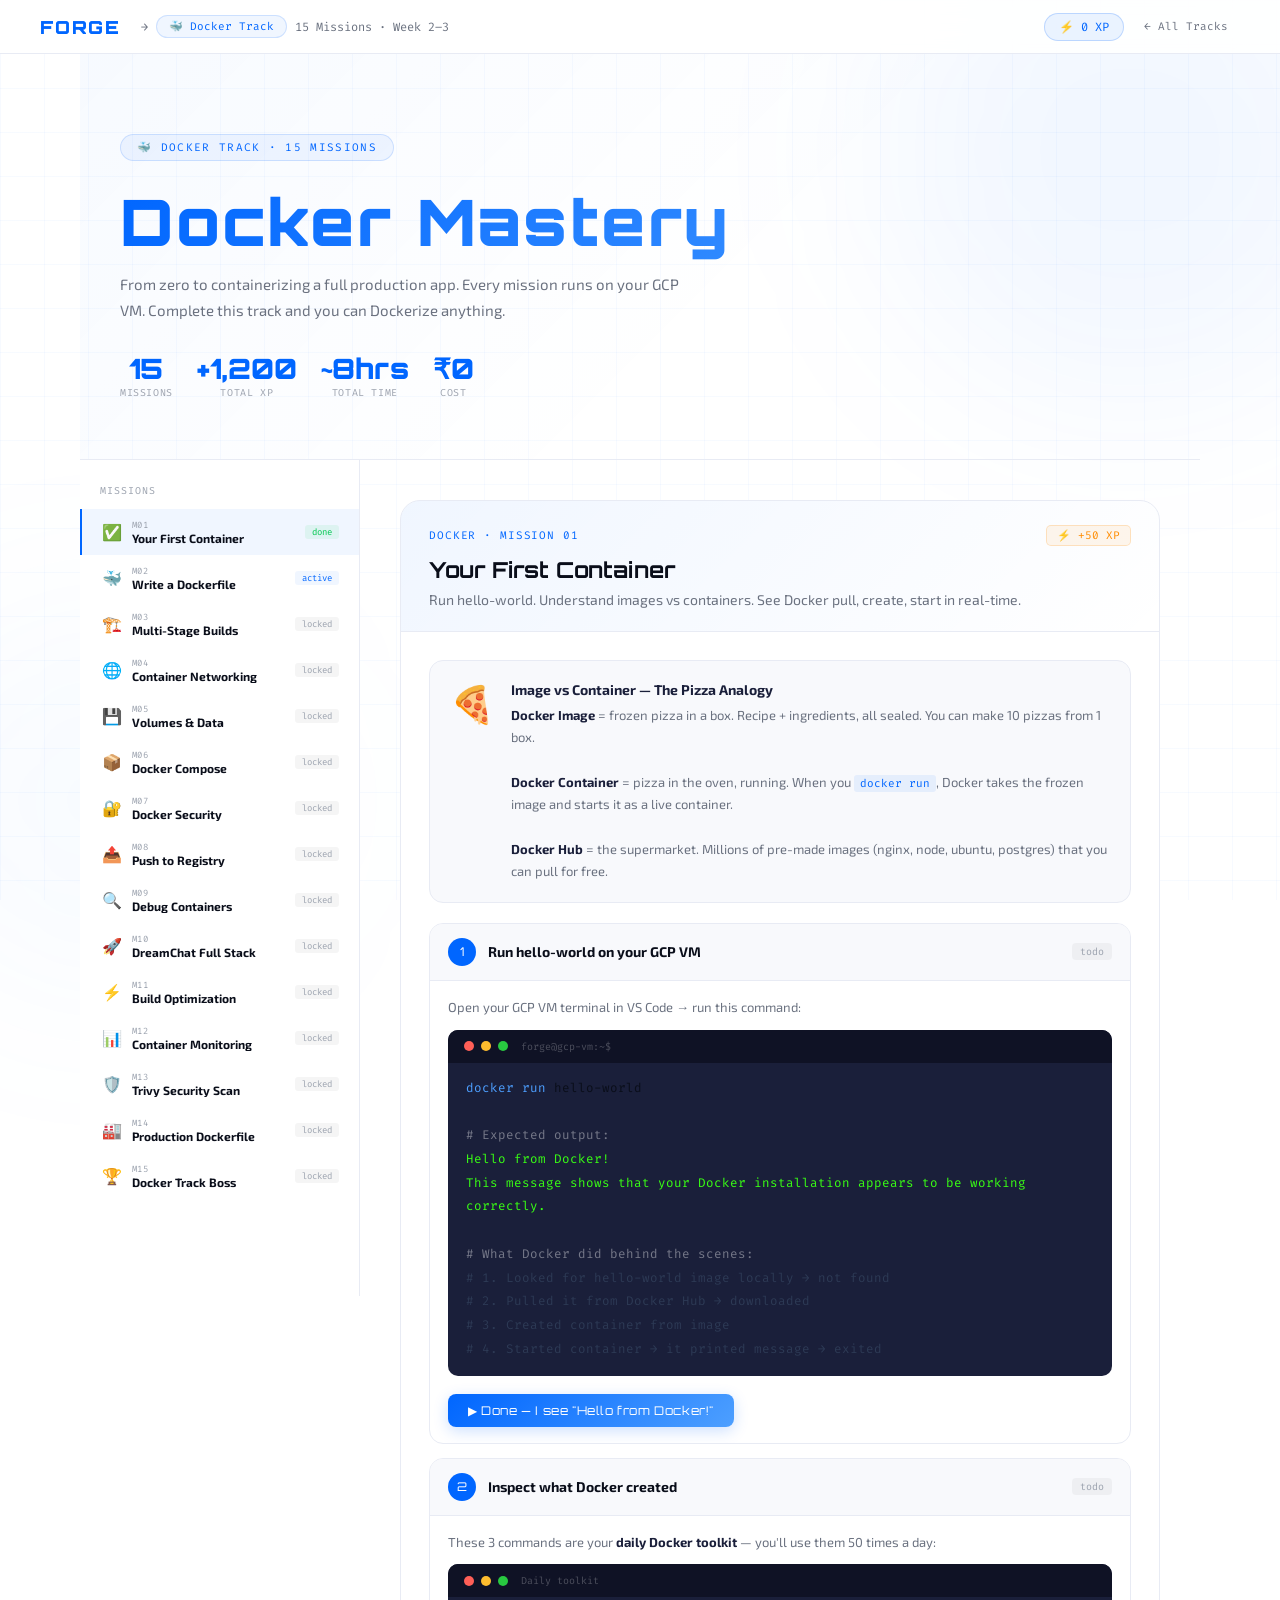
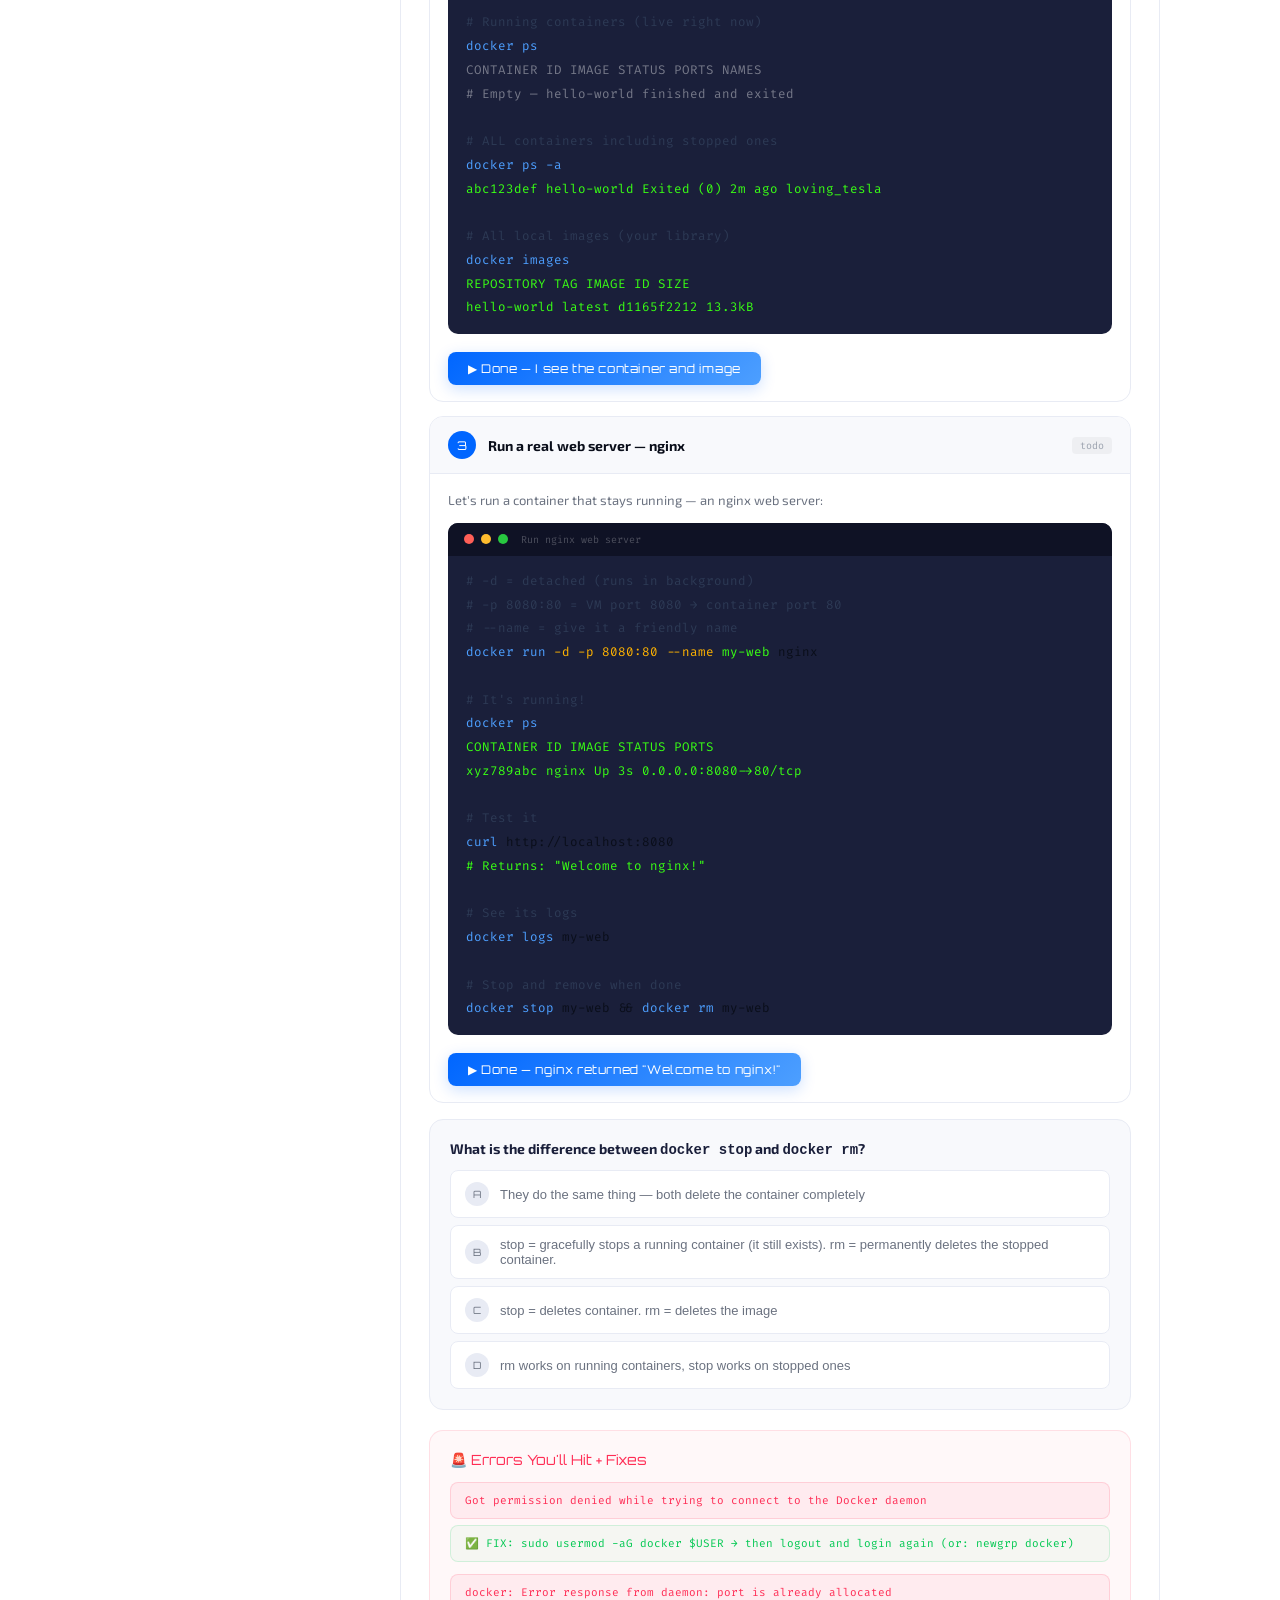
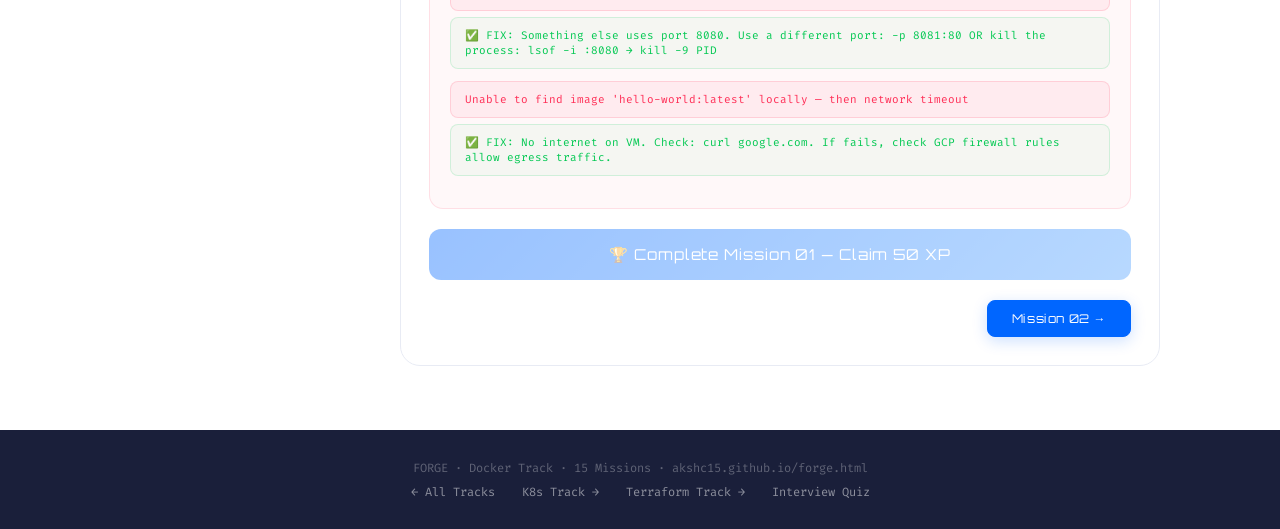
<file: forge-docker.html>
<!DOCTYPE html>
<html lang="en">
<head>
<meta charset="UTF-8">
<meta name="viewport" content="width=device-width, initial-scale=1.0">
<title>FORGE · Docker Track — 15 Missions</title>
<link href="https://fonts.googleapis.com/css2?family=Orbitron:wght@400;700;900&family=Exo+2:wght@300;400;600;700;800&family=Fira+Code:wght@300;400;600&display=swap" rel="stylesheet">
<style>
:root{
  --void:#ffffff;--space:#f8f9fc;--panel:#ffffff;
  --border:#e8ebf4;--border2:#d4d9ee;
  --track:#0066ff;--track2:#4d9fff;
  --track-bg:rgba(0,102,255,0.06);
  --track-border:rgba(0,102,255,0.15);
  --lime:#00c851;--amber:#ff8c00;--red:#ff2d55;
  --text:#0a0e1a;--text2:#1a1f3a;
  --muted:#6b7280;--muted2:#9ca3af;
  --orb:'Orbitron',sans-serif;
  --exo:'Exo 2',sans-serif;
  --code:'Fira Code',monospace;
}
*{margin:0;padding:0;box-sizing:border-box;}
html{scroll-behavior:smooth;}
body{background:var(--void);color:var(--text);font-family:var(--exo);overflow-x:hidden;}
body::before{content:'';position:fixed;inset:0;background-image:linear-gradient(rgba(0,102,255,0.03) 1px,transparent 1px),linear-gradient(90deg,rgba(0,102,255,0.03) 1px,transparent 1px);background-size:44px 44px;pointer-events:none;z-index:0;}
.orb{position:fixed;border-radius:50%;filter:blur(90px);pointer-events:none;z-index:0;}
.orb1{width:500px;height:500px;background:rgba(0,102,255,0.05);top:-100px;right:-100px;animation:o1 20s ease-in-out infinite alternate;}
.orb2{width:400px;height:400px;background:rgba(77,159,255,0.04);bottom:-100px;left:-100px;animation:o1 25s ease-in-out infinite alternate-reverse;}
@keyframes o1{from{transform:translate(0,0)}to{transform:translate(30px,-30px)}}

/* NAV */
.nav{position:sticky;top:0;z-index:500;background:rgba(255,255,255,0.88);backdrop-filter:blur(20px);border-bottom:1px solid var(--border);padding:0 40px;display:flex;align-items:center;gap:0;}
.nav-brand{font-family:var(--orb);font-size:18px;font-weight:900;color:var(--track);letter-spacing:.1em;margin-right:20px;padding:15px 0;flex-shrink:0;}
.nav-track{display:flex;align-items:center;gap:8px;font-family:var(--code);font-size:12px;color:var(--muted);padding:15px 0;flex:1;}
.track-pill{background:var(--track-bg);border:1px solid var(--track-border);color:var(--track);padding:3px 12px;border-radius:100px;font-family:var(--code);font-size:11px;}
.nav-xp{display:flex;align-items:center;gap:8px;font-family:var(--code);font-size:12px;}
.nav-xp-badge{background:rgba(0,102,255,0.08);border:1px solid rgba(0,102,255,0.2);border-radius:50px;padding:5px 14px;color:var(--track);}

/* TRACK HERO */
.track-hero{
  position:relative;z-index:1;
  padding:80px 40px 60px;
  background:linear-gradient(135deg,rgba(0,102,255,0.03) 0%,transparent 60%);
  border-bottom:1px solid var(--border);
  max-width:1120px;margin:0 auto;
}
.th-badge{display:inline-flex;align-items:center;gap:8px;font-family:var(--code);font-size:11px;letter-spacing:.12em;text-transform:uppercase;color:var(--track);background:var(--track-bg);border:1px solid var(--track-border);padding:5px 16px;border-radius:100px;margin-bottom:20px;}
.th-title{font-family:var(--orb);font-size:clamp(36px,6vw,64px);font-weight:900;letter-spacing:.04em;margin-bottom:10px;background:linear-gradient(135deg,var(--track),var(--track2));-webkit-background-clip:text;-webkit-text-fill-color:transparent;background-clip:text;}
.th-desc{color:var(--muted);font-size:15px;max-width:560px;line-height:1.7;margin-bottom:28px;}
.th-stats{display:flex;gap:24px;flex-wrap:wrap;}
.th-stat{text-align:center;}
.th-stat-n{font-family:var(--orb);font-size:28px;font-weight:900;color:var(--track);}
.th-stat-l{font-family:var(--code);font-size:10px;text-transform:uppercase;letter-spacing:.06em;color:var(--muted2);}

/* MAIN LAYOUT */
.main-layout{
  max-width:1120px;margin:0 auto;
  display:grid;grid-template-columns:280px 1fr;
  gap:0;min-height:calc(100vh - 64px);
}
@media(max-width:768px){.main-layout{grid-template-columns:1fr;}}

/* SIDEBAR */
.sidebar{
  border-right:1px solid var(--border);
  padding:24px 0;
  position:sticky;top:64px;
  height:calc(100vh - 64px);
  overflow-y:auto;background:var(--void);
}
.sidebar-title{font-family:var(--code);font-size:10px;text-transform:uppercase;letter-spacing:.1em;color:var(--muted2);padding:0 20px 12px;}
.sidebar-mission{
  display:flex;align-items:center;gap:10px;
  padding:10px 20px;cursor:pointer;
  transition:all .2s;border-left:2px solid transparent;
  text-decoration:none;
}
.sidebar-mission:hover{background:var(--space);border-left-color:var(--track);}
.sidebar-mission.active{background:var(--track-bg);border-left-color:var(--track);}
.sidebar-mission.done{border-left-color:var(--lime);}
.sm-icon{font-size:16px;flex-shrink:0;}
.sm-body{flex:1;min-width:0;}
.sm-num{font-family:var(--code);font-size:9px;color:var(--muted2);letter-spacing:.05em;}
.sm-title{font-size:12px;font-weight:700;color:var(--text);white-space:nowrap;overflow:hidden;text-overflow:ellipsis;}
.sm-badge{font-family:var(--code);font-size:9px;padding:1px 7px;border-radius:3px;flex-shrink:0;}
.smb-done{color:var(--lime);background:rgba(0,200,81,0.08);}
.smb-active{color:var(--track);background:var(--track-bg);}
.smb-locked{color:var(--muted2);background:rgba(0,0,0,0.04);}

/* CONTENT AREA */
.content{
  padding:40px;
  position:relative;z-index:1;
}

/* MISSION CARD */
.mission-card{
  background:var(--panel);
  border:1.5px solid var(--border);
  border-radius:20px;
  overflow:hidden;
  margin-bottom:24px;
  display:none;
}
.mission-card.active{display:block;animation:slideIn .3s both;}
@keyframes slideIn{from{opacity:0;transform:translateY(16px)}to{opacity:1;transform:translateY(0)}}

.mc-header{
  padding:24px 28px 20px;
  border-bottom:1px solid var(--border);
  background:linear-gradient(135deg,var(--track-bg),transparent);
}
.mc-top{display:flex;align-items:center;justify-content:space-between;gap:12px;margin-bottom:10px;}
.mc-num{font-family:var(--code);font-size:11px;color:var(--track);letter-spacing:.08em;}
.mc-xp{font-family:var(--code);font-size:11px;color:var(--amber);background:rgba(255,140,0,0.08);border:1px solid rgba(255,140,0,0.2);padding:2px 10px;border-radius:5px;}
.mc-title{font-family:var(--orb);font-size:22px;font-weight:700;color:var(--text);margin-bottom:6px;}
.mc-desc{color:var(--muted);font-size:14px;line-height:1.6;}

.mc-body{padding:28px;}

/* CONCEPT BLOCK */
.concept{
  display:flex;gap:16px;align-items:flex-start;
  background:var(--space);border:1.5px solid var(--border);
  border-radius:14px;padding:20px;margin-bottom:20px;
}
.concept-icon{font-size:36px;flex-shrink:0;}
.concept-title{font-weight:700;font-size:14px;margin-bottom:6px;color:var(--text2);}
.concept-desc{font-size:13px;color:var(--muted);line-height:1.7;}
.concept-desc strong{color:var(--text2);}
.concept-desc code{font-family:var(--code);font-size:11px;background:rgba(0,102,255,0.08);color:var(--track);padding:1px 6px;border-radius:3px;}

/* STEP BLOCK */
.step-block{
  border:1.5px solid var(--border);
  border-radius:14px;overflow:hidden;margin-bottom:14px;
}
.step-block.done-block{border-color:rgba(0,200,81,0.25);}
.step-block-header{
  display:flex;align-items:center;gap:12px;
  padding:14px 18px;
  background:var(--space);
  border-bottom:1px solid var(--border);
}
.step-n{
  width:28px;height:28px;border-radius:50%;
  background:var(--track);color:white;
  font-family:var(--orb);font-size:12px;
  display:flex;align-items:center;justify-content:center;flex-shrink:0;
}
.done-block .step-n{background:var(--lime);}
.step-h-title{font-weight:700;font-size:14px;flex:1;}
.step-h-status{font-family:var(--code);font-size:10px;padding:2px 8px;border-radius:4px;}
.shs-done{color:var(--lime);background:rgba(0,200,81,0.08);}
.shs-todo{color:var(--muted2);background:rgba(0,0,0,0.04);}
.step-block-body{padding:16px 18px;}
.step-body-desc{font-size:13px;color:var(--muted);line-height:1.6;margin-bottom:12px;}
.step-body-desc strong{color:var(--text2);}

/* TERMINAL */
.term{background:var(--text2);border-radius:10px;overflow:hidden;margin:10px 0;}
.term-bar{background:#0f1225;padding:10px 16px;display:flex;align-items:center;gap:7px;}
.td{width:10px;height:10px;border-radius:50%;}
.td-r{background:#ff5f57;}.td-y{background:#febc2e;}.td-g{background:#28c840;}
.t-ttl{font-family:var(--code);font-size:10px;color:rgba(255,255,255,0.25);margin-left:6px;}
.term-body{padding:14px 18px;font-family:var(--code);font-size:12.5px;line-height:1.9;overflow-x:auto;}
.tc{color:#2d3a55;}.tk{color:#b06fff;}.ts{color:#39ff14;}.tf{color:#ffb300;}.tcmd{color:#4d9fff;}.tout{color:rgba(255,255,255,0.4);}

/* RUN BTN */
.run-btn{display:inline-flex;align-items:center;gap:8px;background:linear-gradient(135deg,var(--track),var(--track2));color:white;font-family:var(--orb);font-size:12px;letter-spacing:.05em;padding:9px 20px;border-radius:8px;border:none;cursor:pointer;transition:all .25s;margin-top:8px;box-shadow:0 4px 15px rgba(0,102,255,0.2);}
.run-btn:hover{transform:translateY(-2px);box-shadow:0 8px 25px rgba(0,102,255,0.3);}
.run-btn:disabled{opacity:.5;cursor:default;transform:none;}

/* VERIFY */
.verify{background:rgba(0,200,81,0.04);border:1.5px solid rgba(0,200,81,0.2);border-radius:10px;padding:14px 16px;margin-top:10px;display:none;}
.verify.show{display:block;}
.verify-ttl{font-family:var(--code);font-size:10px;letter-spacing:.08em;text-transform:uppercase;color:var(--lime);margin-bottom:5px;}
.verify-body{font-size:13px;color:var(--muted);line-height:1.6;}
.verify-body strong{color:var(--text2);}
.verify-body code{font-family:var(--code);font-size:11px;background:rgba(0,200,81,0.08);color:var(--lime);padding:1px 5px;border-radius:3px;}

/* ERROR SECTION */
.errors-section{background:rgba(255,45,85,0.03);border:1.5px solid rgba(255,45,85,0.12);border-radius:14px;padding:20px;margin-top:20px;}
.err-ttl{font-family:var(--orb);font-size:14px;color:var(--red);margin-bottom:14px;}
.err-item{margin-bottom:12px;}
.err-msg{background:rgba(255,45,85,0.06);border:1px solid rgba(255,45,85,0.15);border-radius:8px;padding:10px 14px;font-family:var(--code);font-size:11px;color:var(--red);margin-bottom:6px;}
.err-fix{background:rgba(0,200,81,0.04);border:1px solid rgba(0,200,81,0.15);border-radius:8px;padding:10px 14px;font-family:var(--code);font-size:11px;color:var(--lime);}

/* QUIZ */
.quiz-block{background:var(--space);border:1.5px solid var(--border);border-radius:14px;padding:20px;margin-top:16px;}
.quiz-q{font-weight:700;font-size:14px;margin-bottom:12px;color:var(--text2);}
.quiz-opts{display:flex;flex-direction:column;gap:7px;}
.qopt{display:flex;align-items:center;gap:11px;background:white;border:1.5px solid var(--border);border-radius:8px;padding:11px 14px;cursor:pointer;font-size:13px;color:var(--muted);transition:all .2s;text-align:left;width:100%;}
.qopt:hover{border-color:var(--track);color:var(--text);}
.qopt.correct{border-color:var(--lime)!important;background:rgba(0,200,81,0.05)!important;color:var(--lime)!important;}
.qopt.wrong{border-color:var(--red)!important;background:rgba(255,45,85,0.05)!important;color:var(--red)!important;}
.ql{width:24px;height:24px;border-radius:50%;background:var(--border);flex-shrink:0;display:flex;align-items:center;justify-content:center;font-family:var(--orb);font-size:10px;color:var(--muted);transition:all .2s;}
.qopt:hover .ql{background:var(--track);color:white;}
.qopt.correct .ql{background:var(--lime);color:white;}
.qopt.wrong .ql{background:var(--red);color:white;}

/* COMPLETE BTN */
.complete-btn{
  width:100%;padding:16px;
  background:linear-gradient(135deg,var(--track),var(--track2));
  color:white;font-family:var(--orb);font-size:15px;
  letter-spacing:.06em;border:none;border-radius:12px;
  cursor:pointer;transition:all .25s;margin-top:20px;
  box-shadow:0 8px 30px rgba(0,102,255,0.2);
  display:flex;align-items:center;justify-content:center;gap:10px;
}
.complete-btn:hover{transform:translateY(-2px);box-shadow:0 16px 40px rgba(0,102,255,0.3);}
.complete-btn:disabled{opacity:.4;cursor:default;transform:none;box-shadow:none;}

/* NAV ARROWS */
.mission-nav{display:flex;gap:10px;justify-content:space-between;margin-top:20px;}
.mnav-btn{font-family:var(--orb);font-size:12px;letter-spacing:.05em;padding:10px 24px;border-radius:8px;cursor:pointer;transition:all .2s;border:1.5px solid;text-decoration:none;display:inline-flex;align-items:center;gap:6px;}
.mnav-prev{border-color:var(--border2);color:var(--muted);background:transparent;}
.mnav-prev:hover{border-color:var(--text);color:var(--text);}
.mnav-next{border-color:var(--track);color:white;background:var(--track);box-shadow:0 4px 15px rgba(0,102,255,0.2);}
.mnav-next:hover{transform:translateY(-1px);box-shadow:0 8px 25px rgba(0,102,255,0.3);}

/* INFO BOXES */
.info{display:flex;gap:10px;border-radius:10px;padding:12px 14px;margin:10px 0;font-size:13px;line-height:1.6;}
.ib-blue{background:rgba(0,102,255,0.04);border:1px solid rgba(0,102,255,0.12);}
.ib-green{background:rgba(0,200,81,0.04);border:1px solid rgba(0,200,81,0.12);}
.ib-amber{background:rgba(255,140,0,0.04);border:1px solid rgba(255,140,0,0.12);}
.ii{font-size:16px;flex-shrink:0;margin-top:1px;}
.it{color:var(--muted);}
.it strong{color:var(--text2);}

/* TAG */
.tag{display:inline-block;font-family:var(--code);font-size:10px;padding:2px 8px;border-radius:4px;background:var(--track-bg);border:1px solid var(--track-border);color:var(--track);margin:2px;}

footer{background:var(--text2);padding:30px 40px;text-align:center;font-family:var(--code);font-size:12px;color:rgba(255,255,255,0.3);}
footer a{color:rgba(255,255,255,0.5);text-decoration:none;margin:0 10px;}
footer a:hover{color:#4d9fff;}
::-webkit-scrollbar{width:4px;height:4px;}::-webkit-scrollbar-track{background:var(--space);}::-webkit-scrollbar-thumb{background:var(--border2);border-radius:3px;}
</style>
</head>
<body>
<div class="orb orb1"></div>
<div class="orb orb2"></div>

<nav class="nav">
  <div class="nav-brand">FORGE</div>
  <div class="nav-track">
    <span>→</span>
    <span class="track-pill">🐳 Docker Track</span>
    <span>15 Missions · Week 2–3</span>
  </div>
  <div class="nav-xp">
    <span class="nav-xp-badge">⚡ <span id="nav-xp">0</span> XP</span>
    <a href="forge.html" style="font-family:var(--code);font-size:11px;color:var(--muted);text-decoration:none;padding:0 12px;">← All Tracks</a>
  </div>
</nav>

<div class="track-hero">
  <div class="th-badge">🐳 Docker Track · 15 Missions</div>
  <h1 class="th-title">Docker Mastery</h1>
  <p class="th-desc">From zero to containerizing a full production app. Every mission runs on your GCP VM. Complete this track and you can Dockerize anything.</p>
  <div class="th-stats">
    <div class="th-stat"><div class="th-stat-n">15</div><div class="th-stat-l">Missions</div></div>
    <div class="th-stat"><div class="th-stat-n">+1,200</div><div class="th-stat-l">Total XP</div></div>
    <div class="th-stat"><div class="th-stat-n">~8hrs</div><div class="th-stat-l">Total Time</div></div>
    <div class="th-stat"><div class="th-stat-n">₹0</div><div class="th-stat-l">Cost</div></div>
  </div>
</div>

<div class="main-layout">

  <!-- SIDEBAR -->
  <aside class="sidebar">
    <div class="sidebar-title">Missions</div>
    <div class="sidebar-mission active" onclick="showMission(1)" id="sm-1">
      <span class="sm-icon">✅</span>
      <div class="sm-body"><div class="sm-num">M01</div><div class="sm-title">Your First Container</div></div>
      <span class="sm-badge smb-done">done</span>
    </div>
    <div class="sidebar-mission" onclick="showMission(2)" id="sm-2">
      <span class="sm-icon">🐳</span>
      <div class="sm-body"><div class="sm-num">M02</div><div class="sm-title">Write a Dockerfile</div></div>
      <span class="sm-badge smb-active">active</span>
    </div>
    <div class="sidebar-mission" onclick="showMission(3)" id="sm-3">
      <span class="sm-icon">🏗️</span>
      <div class="sm-body"><div class="sm-num">M03</div><div class="sm-title">Multi-Stage Builds</div></div>
      <span class="sm-badge smb-locked">locked</span>
    </div>
    <div class="sidebar-mission" onclick="showMission(4)" id="sm-4">
      <span class="sm-icon">🌐</span>
      <div class="sm-body"><div class="sm-num">M04</div><div class="sm-title">Container Networking</div></div>
      <span class="sm-badge smb-locked">locked</span>
    </div>
    <div class="sidebar-mission" onclick="showMission(5)" id="sm-5">
      <span class="sm-icon">💾</span>
      <div class="sm-body"><div class="sm-num">M05</div><div class="sm-title">Volumes & Data</div></div>
      <span class="sm-badge smb-locked">locked</span>
    </div>
    <div class="sidebar-mission" onclick="showMission(6)" id="sm-6">
      <span class="sm-icon">📦</span>
      <div class="sm-body"><div class="sm-num">M06</div><div class="sm-title">Docker Compose</div></div>
      <span class="sm-badge smb-locked">locked</span>
    </div>
    <div class="sidebar-mission" onclick="showMission(7)" id="sm-7">
      <span class="sm-icon">🔐</span>
      <div class="sm-body"><div class="sm-num">M07</div><div class="sm-title">Docker Security</div></div>
      <span class="sm-badge smb-locked">locked</span>
    </div>
    <div class="sidebar-mission" onclick="showMission(8)" id="sm-8">
      <span class="sm-icon">📤</span>
      <div class="sm-body"><div class="sm-num">M08</div><div class="sm-title">Push to Registry</div></div>
      <span class="sm-badge smb-locked">locked</span>
    </div>
    <div class="sidebar-mission" onclick="showMission(9)" id="sm-9">
      <span class="sm-icon">🔍</span>
      <div class="sm-body"><div class="sm-num">M09</div><div class="sm-title">Debug Containers</div></div>
      <span class="sm-badge smb-locked">locked</span>
    </div>
    <div class="sidebar-mission" onclick="showMission(10)" id="sm-10">
      <span class="sm-icon">🚀</span>
      <div class="sm-body"><div class="sm-num">M10</div><div class="sm-title">DreamChat Full Stack</div></div>
      <span class="sm-badge smb-locked">locked</span>
    </div>
    <div class="sidebar-mission" onclick="showMission(11)" id="sm-11">
      <span class="sm-icon">⚡</span>
      <div class="sm-body"><div class="sm-num">M11</div><div class="sm-title">Build Optimization</div></div>
      <span class="sm-badge smb-locked">locked</span>
    </div>
    <div class="sidebar-mission" onclick="showMission(12)" id="sm-12">
      <span class="sm-icon">📊</span>
      <div class="sm-body"><div class="sm-num">M12</div><div class="sm-title">Container Monitoring</div></div>
      <span class="sm-badge smb-locked">locked</span>
    </div>
    <div class="sidebar-mission" onclick="showMission(13)" id="sm-13">
      <span class="sm-icon">🛡️</span>
      <div class="sm-body"><div class="sm-num">M13</div><div class="sm-title">Trivy Security Scan</div></div>
      <span class="sm-badge smb-locked">locked</span>
    </div>
    <div class="sidebar-mission" onclick="showMission(14)" id="sm-14">
      <span class="sm-icon">🏭</span>
      <div class="sm-body"><div class="sm-num">M14</div><div class="sm-title">Production Dockerfile</div></div>
      <span class="sm-badge smb-locked">locked</span>
    </div>
    <div class="sidebar-mission" onclick="showMission(15)" id="sm-15">
      <span class="sm-icon">🏆</span>
      <div class="sm-body"><div class="sm-num">M15</div><div class="sm-title">Docker Track Boss</div></div>
      <span class="sm-badge smb-locked">locked</span>
    </div>
  </aside>

  <!-- CONTENT -->
  <main class="content">

    <!-- MISSION 1 -->
    <div class="mission-card active" id="mc-1">
      <div class="mc-header">
        <div class="mc-top">
          <span class="mc-num">DOCKER · MISSION 01</span>
          <span class="mc-xp">⚡ +50 XP</span>
        </div>
        <div class="mc-title">Your First Container</div>
        <div class="mc-desc">Run hello-world. Understand images vs containers. See Docker pull, create, start in real-time.</div>
      </div>
      <div class="mc-body">
        <div class="concept">
          <div class="concept-icon">🍕</div>
          <div>
            <div class="concept-title">Image vs Container — The Pizza Analogy</div>
            <div class="concept-desc">
              <strong>Docker Image</strong> = frozen pizza in a box. Recipe + ingredients, all sealed. You can make 10 pizzas from 1 box.<br><br>
              <strong>Docker Container</strong> = pizza in the oven, running. When you <code>docker run</code>, Docker takes the frozen image and starts it as a live container.<br><br>
              <strong>Docker Hub</strong> = the supermarket. Millions of pre-made images (nginx, node, ubuntu, postgres) that you can pull for free.
            </div>
          </div>
        </div>

        <div class="step-block" id="sb-1-1">
          <div class="step-block-header">
            <div class="step-n">1</div>
            <div class="step-h-title">Run hello-world on your GCP VM</div>
            <span class="step-h-status shs-todo" id="shs-1-1">todo</span>
          </div>
          <div class="step-block-body">
            <div class="step-body-desc">Open your GCP VM terminal in VS Code → run this command:</div>
            <div class="term">
              <div class="term-bar"><div class="td td-r"></div><div class="td td-y"></div><div class="td td-g"></div><div class="t-ttl">forge@gcp-vm:~$</div></div>
              <div class="term-body">
<span class="tcmd">docker run</span> hello-world<br><br>
<span class="tout"># Expected output:</span><br>
<span class="ts">Hello from Docker!</span><br>
<span class="ts">This message shows that your Docker installation appears to be working correctly.</span><br><br>
<span class="tout"># What Docker did behind the scenes:</span><br>
<span class="tc"># 1. Looked for hello-world image locally → not found</span><br>
<span class="tc"># 2. Pulled it from Docker Hub → downloaded</span><br>
<span class="tc"># 3. Created container from image</span><br>
<span class="tc"># 4. Started container → it printed message → exited</span>
              </div>
            </div>
            <button class="run-btn" onclick="doneStep('1-1',this)">▶ Done — I see "Hello from Docker!"</button>
            <div class="verify" id="v-1-1">
              <div class="verify-ttl">✅ Perfect!</div>
              <div class="verify-body">Docker is working on your VM. The image was automatically pulled from Docker Hub. Notice how small it is — <strong>hello-world is only 13KB!</strong></div>
            </div>
          </div>
        </div>

        <div class="step-block" id="sb-1-2">
          <div class="step-block-header">
            <div class="step-n">2</div>
            <div class="step-h-title">Inspect what Docker created</div>
            <span class="step-h-status shs-todo" id="shs-1-2">todo</span>
          </div>
          <div class="step-block-body">
            <div class="step-body-desc">These 3 commands are your <strong>daily Docker toolkit</strong> — you'll use them 50 times a day:</div>
            <div class="term">
              <div class="term-bar"><div class="td td-r"></div><div class="td td-y"></div><div class="td td-g"></div><div class="t-ttl">Daily toolkit</div></div>
              <div class="term-body">
<span class="tc"># Running containers (live right now)</span><br>
<span class="tcmd">docker ps</span><br>
<span class="tout">CONTAINER ID  IMAGE  STATUS  PORTS  NAMES</span><br>
<span class="tout"># Empty — hello-world finished and exited</span><br><br>
<span class="tc"># ALL containers including stopped ones</span><br>
<span class="tcmd">docker ps -a</span><br>
<span class="ts">abc123def  hello-world  Exited (0) 2m ago  loving_tesla</span><br><br>
<span class="tc"># All local images (your library)</span><br>
<span class="tcmd">docker images</span><br>
<span class="ts">REPOSITORY   TAG     IMAGE ID    SIZE</span><br>
<span class="ts">hello-world  latest  d1165f2212  13.3kB</span>
              </div>
            </div>
            <button class="run-btn" onclick="doneStep('1-2',this)">▶ Done — I see the container and image</button>
            <div class="verify" id="v-1-2">
              <div class="verify-ttl">✅ Understanding the output</div>
              <div class="verify-body"><strong>Exited (0)</strong> = finished successfully (exit code 0 = success in Linux, non-zero = error). <strong>loving_tesla</strong> = Docker auto-generates fun names if you don't set <code>--name</code>. <strong>IMAGE ID</strong> = unique fingerprint of the image.</div>
            </div>
          </div>
        </div>

        <div class="step-block" id="sb-1-3">
          <div class="step-block-header">
            <div class="step-n">3</div>
            <div class="step-h-title">Run a real web server — nginx</div>
            <span class="step-h-status shs-todo" id="shs-1-3">todo</span>
          </div>
          <div class="step-block-body">
            <div class="step-body-desc">Let's run a container that stays running — an nginx web server:</div>
            <div class="term">
              <div class="term-bar"><div class="td td-r"></div><div class="td td-y"></div><div class="td td-g"></div><div class="t-ttl">Run nginx web server</div></div>
              <div class="term-body">
<span class="tc"># -d = detached (runs in background)</span><br>
<span class="tc"># -p 8080:80 = VM port 8080 → container port 80</span><br>
<span class="tc"># --name = give it a friendly name</span><br>
<span class="tcmd">docker run</span> <span class="tf">-d -p 8080:80 --name</span> <span class="ts">my-web</span> nginx<br><br>
<span class="tc"># It's running!</span><br>
<span class="tcmd">docker ps</span><br>
<span class="ts">CONTAINER ID  IMAGE  STATUS      PORTS</span><br>
<span class="ts">xyz789abc     nginx  Up 3s   0.0.0.0:8080->80/tcp</span><br><br>
<span class="tc"># Test it</span><br>
<span class="tcmd">curl</span> http://localhost:8080<br>
<span class="ts"># Returns: "Welcome to nginx!"</span><br><br>
<span class="tc"># See its logs</span><br>
<span class="tcmd">docker logs</span> my-web<br><br>
<span class="tc"># Stop and remove when done</span><br>
<span class="tcmd">docker stop</span> my-web && <span class="tcmd">docker rm</span> my-web
              </div>
            </div>
            <button class="run-btn" onclick="doneStep('1-3',this)">▶ Done — nginx returned "Welcome to nginx!"</button>
            <div class="verify" id="v-1-3">
              <div class="verify-ttl">🎉 You ran your first real service in Docker!</div>
              <div class="verify-body">nginx is a production web server used by Netflix, GitHub, Cloudflare. You just ran it in 1 command with zero installation. That's the power of containers.</div>
            </div>
          </div>
        </div>

        <div class="quiz-block">
          <div class="quiz-q">What is the difference between <code>docker stop</code> and <code>docker rm</code>?</div>
          <div class="quiz-opts" id="q-m1">
            <button class="qopt" onclick="qa(this,'A','B','q-m1')"><div class="ql">A</div> They do the same thing — both delete the container completely</button>
            <button class="qopt" onclick="qa(this,'B','B','q-m1')"><div class="ql">B</div> stop = gracefully stops a running container (it still exists). rm = permanently deletes the stopped container.</button>
            <button class="qopt" onclick="qa(this,'C','B','q-m1')"><div class="ql">C</div> stop = deletes container. rm = deletes the image</button>
            <button class="qopt" onclick="qa(this,'D','B','q-m1')"><div class="ql">D</div> rm works on running containers, stop works on stopped ones</button>
          </div>
        </div>

        <div class="errors-section">
          <div class="err-ttl">🚨 Errors You'll Hit + Fixes</div>
          <div class="err-item">
            <div class="err-msg">Got permission denied while trying to connect to the Docker daemon</div>
            <div class="err-fix">✅ FIX: sudo usermod -aG docker $USER → then logout and login again (or: newgrp docker)</div>
          </div>
          <div class="err-item">
            <div class="err-msg">docker: Error response from daemon: port is already allocated</div>
            <div class="err-fix">✅ FIX: Something else uses port 8080. Use a different port: -p 8081:80 OR kill the process: lsof -i :8080 → kill -9 PID</div>
          </div>
          <div class="err-item">
            <div class="err-msg">Unable to find image 'hello-world:latest' locally — then network timeout</div>
            <div class="err-fix">✅ FIX: No internet on VM. Check: curl google.com. If fails, check GCP firewall rules allow egress traffic.</div>
          </div>
        </div>

        <button class="complete-btn" id="cb-1" onclick="completeMission(1,50)" disabled>
          🏆 Complete Mission 01 — Claim 50 XP
        </button>

        <div class="mission-nav">
          <span></span>
          <button class="mnav-btn mnav-next" onclick="showMission(2)">Mission 02 →</button>
        </div>
      </div>
    </div>

    <!-- MISSION 2 -->
    <div class="mission-card" id="mc-2">
      <div class="mc-header">
        <div class="mc-top">
          <span class="mc-num">DOCKER · MISSION 02</span>
          <span class="mc-xp">⚡ +80 XP</span>
        </div>
        <div class="mc-title">Write Your First Dockerfile</div>
        <div class="mc-desc">Package DreamChat backend into a Docker image. Multi-stage build. Security best practices from day one.</div>
      </div>
      <div class="mc-body">
        <div class="concept">
          <div class="concept-icon">📋</div>
          <div>
            <div class="concept-title">Dockerfile = Recipe for your Image</div>
            <div class="concept-desc">
              Each line in a Dockerfile creates a <strong>layer</strong>. Layers are <strong>cached</strong> — if you only change your code (not package.json), Docker reuses the npm install layer. This makes rebuilds 10× faster.<br><br>
              <strong>Order matters!</strong> Put things that change least at top (FROM, npm install), things that change most at bottom (COPY . .). This maximizes cache hits.
            </div>
          </div>
        </div>

        <div class="step-block" id="sb-2-1">
          <div class="step-block-header">
            <div class="step-n">1</div>
            <div class="step-h-title">Create the DreamChat backend</div>
            <span class="step-h-status shs-todo" id="shs-2-1">todo</span>
          </div>
          <div class="step-block-body">
            <div class="term">
              <div class="term-bar"><div class="td td-r"></div><div class="td td-y"></div><div class="td td-g"></div><div class="t-ttl">Create project</div></div>
              <div class="term-body">
<span class="tcmd">mkdir</span> <span class="ts">-p ~/dream-chat/backend</span> && <span class="tcmd">cd</span> ~/dream-chat/backend<br><br>
<span class="tc"># Create simple server</span><br>
<span class="tcmd">cat</span> > server.js << 'EOF'<br>
<span class="tk">const</span> http = require(<span class="ts">'http'</span>);<br>
<span class="tk">const</span> server = http.createServer((req, res) => {<br>
&nbsp;&nbsp;<span class="tk">if</span> (req.url === <span class="ts">'/health'</span>) {<br>
&nbsp;&nbsp;&nbsp;&nbsp;res.writeHead(<span class="tf">200</span>);<br>
&nbsp;&nbsp;&nbsp;&nbsp;res.end(JSON.stringify({status:<span class="ts">'ok'</span>,uptime:process.uptime()}));<br>
&nbsp;&nbsp;} <span class="tk">else</span> {<br>
&nbsp;&nbsp;&nbsp;&nbsp;res.end(<span class="ts">'DreamChat Backend 🚀'</span>);<br>
&nbsp;&nbsp;}<br>
});<br>
server.listen(<span class="tf">3001</span>, () => console.log(<span class="ts">'Running on 3001'</span>));<br>
EOF<br><br>
<span class="tcmd">npm init -y</span>
              </div>
            </div>
            <button class="run-btn" onclick="doneStep('2-1',this)">▶ Created server.js</button>
            <div class="verify" id="v-2-1">
              <div class="verify-ttl">✅ Good</div>
              <div class="verify-body">You have <strong>server.js</strong> and <strong>package.json</strong>. Notice we added a <code>/health</code> endpoint — Kubernetes will use this to check if your app is alive!</div>
            </div>
          </div>
        </div>

        <div class="step-block" id="sb-2-2">
          <div class="step-block-header">
            <div class="step-n">2</div>
            <div class="step-h-title">Write the production-grade Dockerfile</div>
            <span class="step-h-status shs-todo" id="shs-2-2">todo</span>
          </div>
          <div class="step-block-body">
            <div class="term">
              <div class="term-bar"><div class="td td-r"></div><div class="td td-y"></div><div class="td td-g"></div><div class="t-ttl">backend/Dockerfile</div></div>
              <div class="term-body">
<span class="tcmd">nano</span> Dockerfile<br><br>
<span class="tc"># ═══ Paste this exactly ═══</span><br><br>
<span class="tc"># Stage 1: Install dependencies (build stage)</span><br>
<span class="tk">FROM</span> node:20-alpine <span class="tk">AS</span> builder<br>
<span class="tk">WORKDIR</span> /app<br>
<span class="tc"># Copy package files FIRST (cache optimization!)</span><br>
<span class="tk">COPY</span> package*.json ./<br>
<span class="tk">RUN</span> npm ci --only=production<br><br>
<span class="tc"># Stage 2: Runtime (final tiny image)</span><br>
<span class="tk">FROM</span> node:20-alpine<br>
<span class="tc"># Security: never run as root</span><br>
<span class="tk">RUN</span> addgroup -S appgrp && adduser -S appuser -G appgrp<br>
<span class="tk">WORKDIR</span> /app<br>
<span class="tc"># Copy only what we need from builder</span><br>
<span class="tk">COPY</span> --from=builder /app/node_modules ./node_modules<br>
<span class="tk">COPY</span> . .<br>
<span class="tc"># Switch to non-root user</span><br>
<span class="tk">USER</span> appuser<br>
<span class="tk">EXPOSE</span> 3001<br>
<span class="tc"># Health check — K8s uses this!</span><br>
<span class="tk">HEALTHCHECK</span> --interval=30s --timeout=3s \<br>
&nbsp;&nbsp;<span class="tk">CMD</span> wget -q http://localhost:3001/health || exit 1<br>
<span class="tk">CMD</span> ["node", "server.js"]
              </div>
            </div>
            <button class="run-btn" onclick="doneStep('2-2',this)">▶ Dockerfile created</button>
            <div class="verify" id="v-2-2">
              <div class="verify-ttl">✅ Why each line is important</div>
              <div class="verify-body">
                <strong>node:20-alpine</strong> = 5MB base (vs 900MB ubuntu). <strong>npm ci</strong> = reproducible installs (locks versions). <strong>--only=production</strong> = skip devDependencies. <strong>Multi-stage</strong> = build tools not in final image. <strong>USER appuser</strong> = security. <strong>HEALTHCHECK</strong> = K8s restarts unhealthy pods.
              </div>
            </div>
          </div>
        </div>

        <div class="step-block" id="sb-2-3">
          <div class="step-block-header">
            <div class="step-n">3</div>
            <div class="step-h-title">Build, run, and verify</div>
            <span class="step-h-status shs-todo" id="shs-2-3">todo</span>
          </div>
          <div class="step-block-body">
            <div class="term">
              <div class="term-bar"><div class="td td-r"></div><div class="td td-y"></div><div class="td td-g"></div><div class="t-ttl">Build + run your image</div></div>
              <div class="term-body">
<span class="tc"># Build the image (. = current directory)</span><br>
<span class="tcmd">docker build</span> <span class="tf">-t</span> dream-backend:v1 .<br>
<span class="ts">Step 1/10 : FROM node:20-alpine AS builder</span><br>
<span class="ts">Successfully built a1b2c3d4e5f6</span><br>
<span class="ts">Successfully tagged dream-backend:v1</span><br><br>
<span class="tc"># Check image size</span><br>
<span class="tcmd">docker images</span> dream-backend<br>
<span class="ts">dream-backend  v1  abc123  ~85MB  ← tiny!</span><br><br>
<span class="tc"># Run it</span><br>
<span class="tcmd">docker run</span> <span class="tf">-d -p 3001:3001 --name</span> backend dream-backend:v1<br><br>
<span class="tc"># Test health endpoint</span><br>
<span class="tcmd">curl</span> http://localhost:3001/health<br>
<span class="ts">{"status":"ok","uptime":2.34}</span>  ← 
              </div>
            </div>
            <button class="run-btn" onclick="doneStep('2-3',this)">▶ Health endpoint returns JSON!</button>
            <div class="verify" id="v-2-3">
              <div class="verify-ttl">🎉 You built a production-grade Docker image!</div>
              <div class="verify-body">~85MB image. Non-root user. Health check. Multi-stage build. This is better than 80% of Dockerfiles in the wild. You just went from code to containerized app in minutes.</div>
            </div>
          </div>
        </div>

        <div class="info ib-amber">
          <span class="ii">💡</span>
          <div class="it"><strong>Interview tip:</strong> When asked "how do you optimize a Dockerfile?" say: multi-stage builds, alpine base image, order layers by change frequency (least-changed first), combine RUN commands with &&, use .dockerignore to exclude node_modules and .git from build context.</div>
        </div>

        <div class="errors-section">
          <div class="err-ttl">🚨 Common Dockerfile Errors + Fixes</div>
          <div class="err-item">
            <div class="err-msg">COPY failed: file not found in build context: stat package.json</div>
            <div class="err-fix">✅ FIX: You're running docker build from wrong directory. Must be in the folder with Dockerfile: cd ~/dream-chat/backend && docker build -t dream-backend:v1 .</div>
          </div>
          <div class="err-item">
            <div class="err-msg">RUN npm ci → sh: npm: not found</div>
            <div class="err-fix">✅ FIX: Alpine images use minimal shell. The issue is the WORKDIR might not exist. Add: RUN mkdir -p /app before WORKDIR /app</div>
          </div>
          <div class="err-item">
            <div class="err-msg">container exited immediately with code 1</div>
            <div class="err-fix">✅ FIX: Check logs: docker logs backend. 99% of the time it's an app error — missing env var, can't connect to DB, syntax error in code.</div>
          </div>
        </div>

        <button class="complete-btn" id="cb-2" onclick="completeMission(2,80)" disabled>
          🏆 Complete Mission 02 — Claim 80 XP
        </button>

        <div class="mission-nav">
          <button class="mnav-btn mnav-prev" onclick="showMission(1)">← Mission 01</button>
          <button class="mnav-btn mnav-next" onclick="showMission(3)">Mission 03 →</button>
        </div>
      </div>
    </div>

    <!-- MISSIONS 3-15 PLACEHOLDER -->
    <div class="mission-card" id="mc-3">
      <div class="mc-header">
        <div class="mc-top"><span class="mc-num">DOCKER · MISSION 03</span><span class="mc-xp">⚡ +90 XP</span></div>
        <div class="mc-title">Multi-Stage Builds Deep Dive</div>
        <div class="mc-desc">Reduce image from 900MB to 85MB. Understand build stages. Copy only what you need.</div>
      </div>
      <div class="mc-body">
        <div class="info ib-blue"><span class="ii">🔓</span><div class="it"><strong>Complete Mission 02 to unlock this mission.</strong> Progress saves automatically — come back anytime!</div></div>
        <div class="mission-nav">
          <button class="mnav-btn mnav-prev" onclick="showMission(2)">← Mission 02</button>
          <button class="mnav-btn mnav-next" onclick="showMission(4)">Mission 04 →</button>
        </div>
      </div>
    </div>

    <div class="mission-card" id="mc-4">
      <div class="mc-header">
        <div class="mc-top"><span class="mc-num">DOCKER · MISSION 04</span><span class="mc-xp">⚡ +80 XP</span></div>
        <div class="mc-title">Container Networking</div>
        <div class="mc-desc">Why localhost doesn't work between containers. Bridge, host, custom networks. Connect DreamChat services.</div>
      </div>
      <div class="mc-body">
        <div class="info ib-blue"><span class="ii">🔓</span><div class="it"><strong>Complete Mission 03 to unlock.</strong></div></div>
        <div class="mission-nav"><button class="mnav-btn mnav-prev" onclick="showMission(3)">← M03</button><button class="mnav-btn mnav-next" onclick="showMission(5)">M05 →</button></div>
      </div>
    </div>

    <div class="mission-card" id="mc-5">
      <div class="mc-header">
        <div class="mc-top"><span class="mc-num">DOCKER · MISSION 05</span><span class="mc-xp">⚡ +80 XP</span></div>
        <div class="mc-title">Volumes — Persistent Data</div>
        <div class="mc-desc">Kill MongoDB container, all data gone. Fix it with volumes. Never lose data again.</div>
      </div>
      <div class="mc-body">
        <div class="info ib-blue"><span class="ii">🔓</span><div class="it"><strong>Complete Mission 04 to unlock.</strong></div></div>
        <div class="mission-nav"><button class="mnav-btn mnav-prev" onclick="showMission(4)">← M04</button><button class="mnav-btn mnav-next" onclick="showMission(6)">M06 →</button></div>
      </div>
    </div>

    <div class="mission-card" id="mc-6">
      <div class="mc-header">
        <div class="mc-top"><span class="mc-num">DOCKER · MISSION 06</span><span class="mc-xp">⚡ +120 XP</span></div>
        <div class="mc-title">Docker Compose — Full Stack</div>
        <div class="mc-desc">Deploy frontend + backend + MongoDB with single docker-compose.yml. One command = entire app.</div>
      </div>
      <div class="mc-body">
        <div class="info ib-blue"><span class="ii">🔓</span><div class="it"><strong>Complete Mission 05 to unlock.</strong></div></div>
        <div class="mission-nav"><button class="mnav-btn mnav-prev" onclick="showMission(5)">← M05</button><button class="mnav-btn mnav-next" onclick="showMission(7)">M07 →</button></div>
      </div>
    </div>

    <!-- Missions 7-15 similar structure -->
    <div class="mission-card" id="mc-7"><div class="mc-header"><div class="mc-top"><span class="mc-num">DOCKER · MISSION 07</span><span class="mc-xp">⚡ +100 XP</span></div><div class="mc-title">Docker Security Hardening</div><div class="mc-desc">Non-root users, read-only filesystem, secret management, .dockerignore. Security from day one.</div></div><div class="mc-body"><div class="info ib-blue"><span class="ii">🔓</span><div class="it"><strong>Complete Mission 06 to unlock.</strong></div></div><div class="mission-nav"><button class="mnav-btn mnav-prev" onclick="showMission(6)">← M06</button><button class="mnav-btn mnav-next" onclick="showMission(8)">M08 →</button></div></div></div>

    <div class="mission-card" id="mc-8"><div class="mc-header"><div class="mc-top"><span class="mc-num">DOCKER · MISSION 08</span><span class="mc-xp">⚡ +90 XP</span></div><div class="mc-title">Push to GCR Registry</div><div class="mc-desc">Tag your image with GCR URI. Authenticate Docker to GCP. Push. Pull from Kubernetes.</div></div><div class="mc-body"><div class="info ib-blue"><span class="ii">🔓</span><div class="it"><strong>Complete Mission 07 to unlock.</strong></div></div><div class="mission-nav"><button class="mnav-btn mnav-prev" onclick="showMission(7)">← M07</button><button class="mnav-btn mnav-next" onclick="showMission(9)">M09 →</button></div></div></div>

    <div class="mission-card" id="mc-9"><div class="mc-header"><div class="mc-top"><span class="mc-num">DOCKER · MISSION 09</span><span class="mc-xp">⚡ +80 XP</span></div><div class="mc-title">Debug Like a Pro</div><div class="mc-desc">exec into containers, inspect, stats, events. Find and fix 5 common container problems.</div></div><div class="mc-body"><div class="info ib-blue"><span class="ii">🔓</span><div class="it"><strong>Complete Mission 08 to unlock.</strong></div></div><div class="mission-nav"><button class="mnav-btn mnav-prev" onclick="showMission(8)">← M08</button><button class="mnav-btn mnav-next" onclick="showMission(10)">M10 →</button></div></div></div>

    <div class="mission-card" id="mc-10"><div class="mc-header"><div class="mc-top"><span class="mc-num">DOCKER · MISSION 10</span><span class="mc-xp">⚡ +150 XP</span></div><div class="mc-title">DreamChat Full Stack Deploy</div><div class="mc-desc">Containerize ALL DreamChat services. Frontend + Backend + MongoDB running together. Access from your Mac browser.</div></div><div class="mc-body"><div class="info ib-blue"><span class="ii">🔓</span><div class="it"><strong>Complete Mission 09 to unlock.</strong></div></div><div class="mission-nav"><button class="mnav-btn mnav-prev" onclick="showMission(9)">← M09</button><button class="mnav-btn mnav-next" onclick="showMission(11)">M11 →</button></div></div></div>

    <div class="mission-card" id="mc-11"><div class="mc-header"><div class="mc-top"><span class="mc-num">DOCKER · MISSION 11</span><span class="mc-xp">⚡ +90 XP</span></div><div class="mc-title">Build Optimization</div><div class="mc-desc">.dockerignore, BuildKit, layer caching strategy. Go from 45s builds to 8s builds.</div></div><div class="mc-body"><div class="info ib-blue"><span class="ii">🔓</span><div class="it"><strong>Complete Mission 10 to unlock.</strong></div></div><div class="mission-nav"><button class="mnav-btn mnav-prev" onclick="showMission(10)">← M10</button><button class="mnav-btn mnav-next" onclick="showMission(12)">M12 →</button></div></div></div>

    <div class="mission-card" id="mc-12"><div class="mc-header"><div class="mc-top"><span class="mc-num">DOCKER · MISSION 12</span><span class="mc-xp">⚡ +80 XP</span></div><div class="mc-title">Container Monitoring</div><div class="mc-desc">docker stats, cAdvisor, resource limits. Know how much CPU/memory your containers use.</div></div><div class="mc-body"><div class="info ib-blue"><span class="ii">🔓</span><div class="it"><strong>Complete Mission 11 to unlock.</strong></div></div><div class="mission-nav"><button class="mnav-btn mnav-prev" onclick="showMission(11)">← M11</button><button class="mnav-btn mnav-next" onclick="showMission(13)">M13 →</button></div></div></div>

    <div class="mission-card" id="mc-13"><div class="mc-header"><div class="mc-top"><span class="mc-num">DOCKER · MISSION 13</span><span class="mc-xp">⚡ +100 XP</span></div><div class="mc-title">Trivy Security Scan</div><div class="mc-desc">Scan your Docker images for CVEs. Fix HIGH and CRITICAL vulnerabilities. Build a secure image.</div></div><div class="mc-body"><div class="info ib-blue"><span class="ii">🔓</span><div class="it"><strong>Complete Mission 12 to unlock.</strong></div></div><div class="mission-nav"><button class="mnav-btn mnav-prev" onclick="showMission(12)">← M12</button><button class="mnav-btn mnav-next" onclick="showMission(14)">M14 →</button></div></div></div>

    <div class="mission-card" id="mc-14"><div class="mc-header"><div class="mc-top"><span class="mc-num">DOCKER · MISSION 14</span><span class="mc-xp">⚡ +100 XP</span></div><div class="mc-title">Production Dockerfile Patterns</div><div class="mc-desc">distroless images, scratch base, OCI labels, SBOM. Enterprise-grade containerization.</div></div><div class="mc-body"><div class="info ib-blue"><span class="ii">🔓</span><div class="it"><strong>Complete Mission 13 to unlock.</strong></div></div><div class="mission-nav"><button class="mnav-btn mnav-prev" onclick="showMission(13)">← M13</button><button class="mnav-btn mnav-next" onclick="showMission(15)">M15 →</button></div></div></div>

    <div class="mission-card" id="mc-15">
      <div class="mc-header">
        <div class="mc-top"><span class="mc-num">DOCKER · MISSION 15</span><span class="mc-xp">⚡ +200 XP</span></div>
        <div class="mc-title">🏆 Docker Track Boss Challenge</div>
        <div class="mc-desc">Build and deploy a complete secure Docker setup from memory. Time limit: 45 minutes. No hints.</div>
      </div>
      <div class="mc-body">
        <div class="info ib-blue"><span class="ii">🔓</span><div class="it"><strong>Complete all 14 missions to unlock the Boss Challenge.</strong></div></div>
        <div class="mission-nav"><button class="mnav-btn mnav-prev" onclick="showMission(14)">← M14</button><a href="forge-kubernetes.html" class="mnav-btn mnav-next">Start K8s Track →</a></div>
      </div>
    </div>

  </main>
</div>

<footer>
  <div>FORGE · Docker Track · 15 Missions · akshc15.github.io/forge.html</div>
  <div style="margin-top:8px">
    <a href="forge.html">← All Tracks</a>
    <a href="forge-kubernetes.html">K8s Track →</a>
    <a href="forge-terraform.html">Terraform Track →</a>
    <a href="dream-interview.html">Interview Quiz</a>
  </div>
</footer>

<script>
// ── STATE ──
let state=JSON.parse(localStorage.getItem('forge-state')||'{}');
if(!state.done) state={xp:0,streak:0,done:{linux:[],git:[],docker:[],k8s:[],terraform:[],ansible:[]}};

function saveState(){localStorage.setItem('forge-state',JSON.stringify(state));}

// ── NAV XP ──
document.getElementById('nav-xp').textContent=state.xp||0;

// ── SHOW MISSION ──
let stepsPerMission={};
function showMission(n){
  document.querySelectorAll('.mission-card').forEach(c=>c.classList.remove('active'));
  document.querySelectorAll('.sidebar-mission').forEach(s=>s.classList.remove('active'));
  const mc=document.getElementById('mc-'+n);
  const sm=document.getElementById('sm-'+n);
  if(mc) mc.classList.add('active');
  if(sm) sm.classList.add('active');
  window.scrollTo({top:0,behavior:'smooth'});
  // Restore step states for this mission
  restoreSteps(n);
}

// ── DONE STEP ──
function doneStep(id,btn){
  btn.style.display='none';
  btn.closest('.step-block').classList.add('done-block');
  const status=document.getElementById('shs-'+id);
  if(status){status.textContent='done';status.className='step-h-status shs-done';}
  const vbox=document.getElementById('v-'+id);
  if(vbox) vbox.classList.add('show');

  // Track steps for this mission
  const mNum=id.split('-')[0];
  if(!stepsPerMission[mNum]) stepsPerMission[mNum]=new Set();
  stepsPerMission[mNum].add(id);

  // Save to localStorage
  const key='forge-steps-'+mNum;
  const existing=JSON.parse(localStorage.getItem(key)||'[]');
  if(!existing.includes(id)){existing.push(id);localStorage.setItem(key,JSON.stringify(existing));}

  // Enable complete btn if enough steps done
  const cb=document.getElementById('cb-'+mNum);
  if(cb && stepsPerMission[mNum].size>=2) cb.disabled=false;
}

// ── RESTORE STEPS ──
function restoreSteps(mNum){
  const key='forge-steps-'+mNum;
  const saved=JSON.parse(localStorage.getItem(key)||'[]');
  if(!stepsPerMission[mNum]) stepsPerMission[mNum]=new Set();
  saved.forEach(id=>{
    stepsPerMission[mNum].add(id);
    const status=document.getElementById('shs-'+id);
    if(status){status.textContent='done';status.className='step-h-status shs-done';}
    const sb=document.getElementById('sb-'+id);
    if(sb) sb.classList.add('done-block');
    const vbox=document.getElementById('v-'+id);
    if(vbox) vbox.classList.add('show');
    const btn=sb?sb.querySelector('.run-btn'):null;
    if(btn) btn.style.display='none';
  });
  const cb=document.getElementById('cb-'+mNum);
  if(cb && stepsPerMission[mNum].size>=2) cb.disabled=false;
}

// ── COMPLETE MISSION ──
function completeMission(n,xp){
  if(!state.done.docker) state.done.docker=[];
  const id='m'+n;
  if(!state.done.docker.includes(id)){
    state.done.docker.push(id);
    state.xp=(state.xp||0)+xp;
    saveState();
  }
  document.getElementById('nav-xp').textContent=state.xp;

  // Update sidebar badge
  const sm=document.getElementById('sm-'+n);
  if(sm){
    sm.querySelector('.sm-badge').textContent='done';
    sm.querySelector('.sm-badge').className='sm-badge smb-done';
    sm.querySelector('.sm-icon').textContent='✅';
    sm.classList.add('done');
  }

  const cb=document.getElementById('cb-'+n);
  if(cb){
    cb.textContent='✅ Mission '+String(n).padStart(2,'0')+' Complete! +'+xp+' XP Earned!';
    cb.style.background='linear-gradient(135deg,var(--lime),#00e05e)';
    cb.style.boxShadow='0 8px 30px rgba(0,200,81,0.3)';
  }
  showToast('🏆 Mission '+String(n).padStart(2,'0')+' Complete! +'+xp+' XP!');

  // Auto advance after 1.5s
  setTimeout(()=>showMission(n+1),1500);
}

// ── QUIZ ──
function qa(btn,chosen,correct,qId){
  const opts=document.querySelectorAll('#'+qId+' .qopt');
  const ls=['A','B','C','D'];
  opts.forEach((o,i)=>{
    o.style.pointerEvents='none';
    if(ls[i]===correct) o.classList.add('correct');
    else if(ls[i]===chosen&&chosen!==correct) o.classList.add('wrong');
    const l=o.querySelector('.ql');
    if(ls[i]===correct){l.style.background='var(--lime)';l.style.color='white';}
    else if(ls[i]===chosen&&chosen!==correct){l.style.background='var(--red)';l.style.color='white';}
  });
}

// ── TOAST ──
function showToast(msg){
  const t=document.createElement('div');
  t.style.cssText='position:fixed;bottom:24px;left:50%;transform:translateX(-50%);background:#1a1f3a;color:white;font-family:var(--code);font-size:13px;padding:12px 24px;border-radius:10px;box-shadow:0 8px 30px rgba(0,0,0,0.2);z-index:9999;border:1px solid rgba(255,255,255,0.1);';
  t.textContent=msg;
  document.body.appendChild(t);
  setTimeout(()=>t.remove(),3000);
}

// ── INIT ──
restoreSteps(1);
// Mark done missions in sidebar
if(state.done&&state.done.docker){
  state.done.docker.forEach(id=>{
    const n=parseInt(id.replace('m',''));
    const sm=document.getElementById('sm-'+n);
    if(sm){
      sm.querySelector('.sm-badge').textContent='done';
      sm.querySelector('.sm-badge').className='sm-badge smb-done';
      sm.querySelector('.sm-icon').textContent='✅';
      sm.classList.add('done');
    }
  });
}
</script>
</body>
</html>
</file>
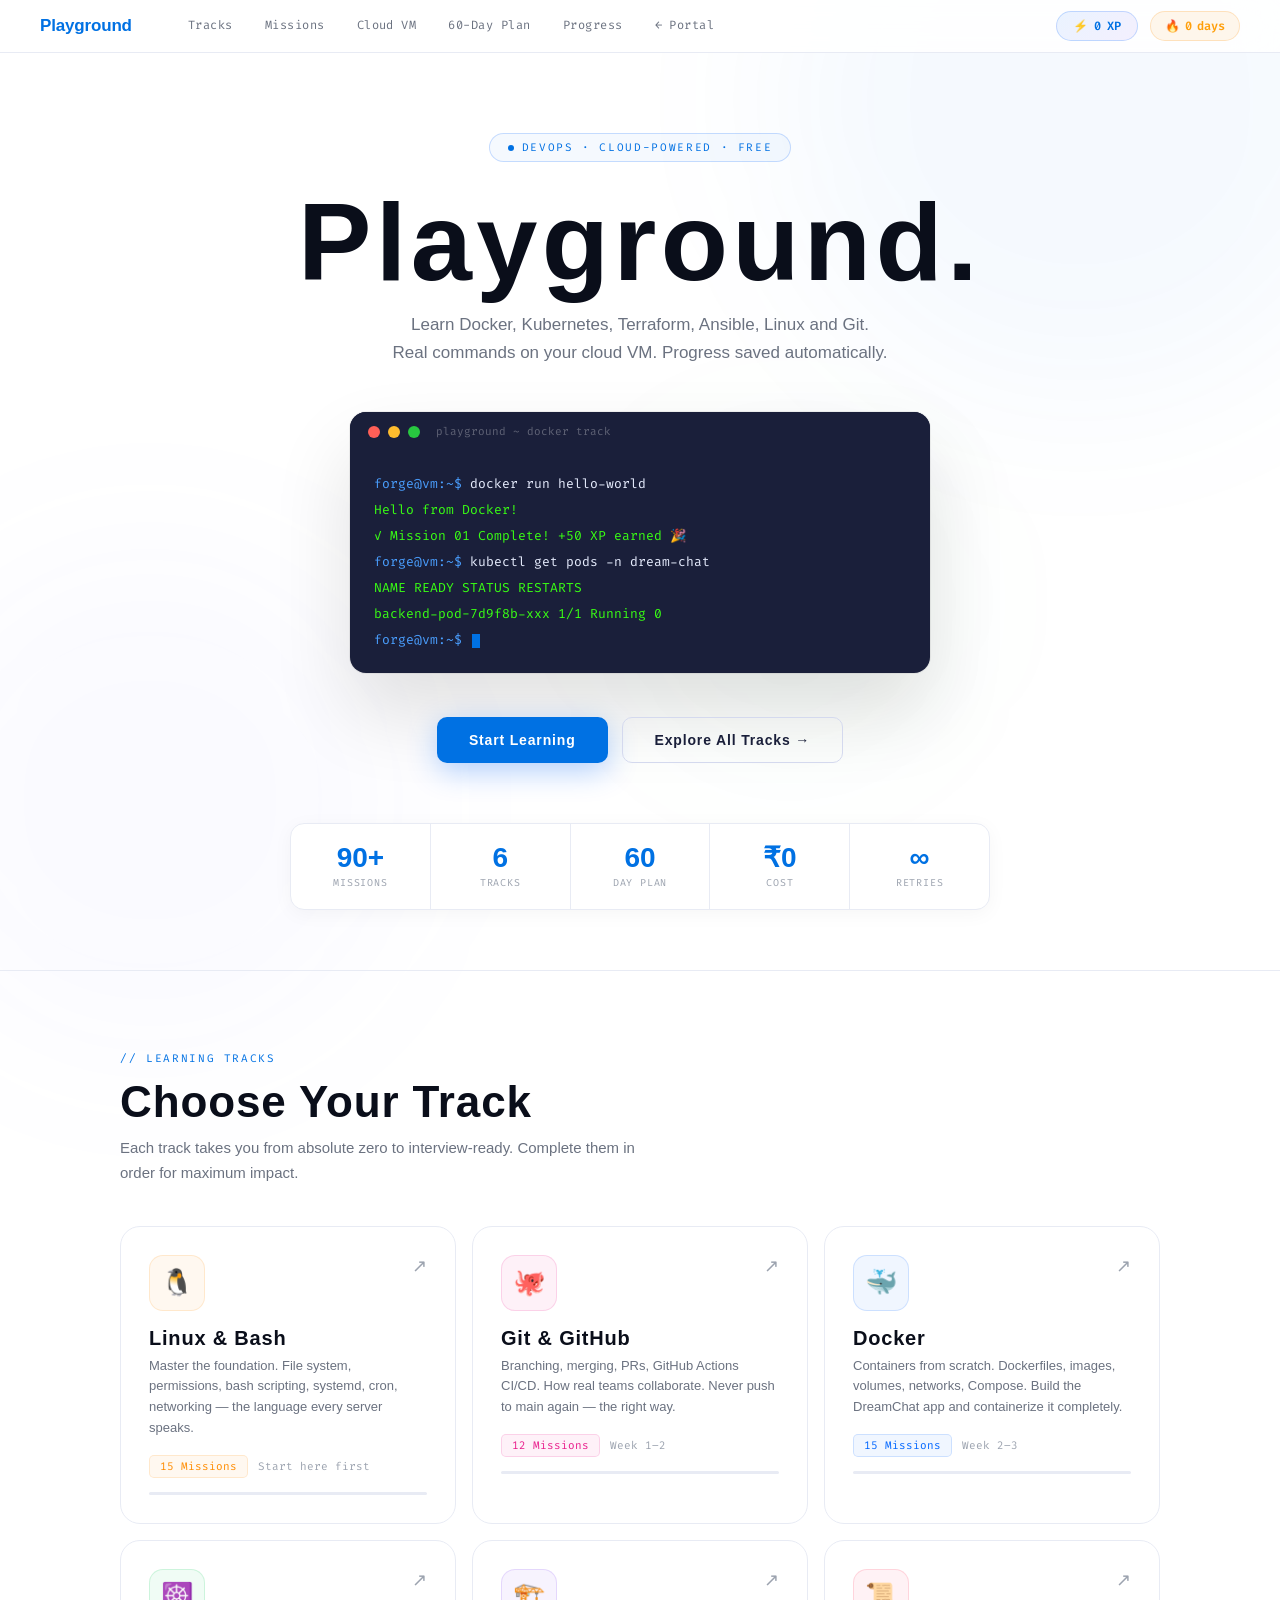
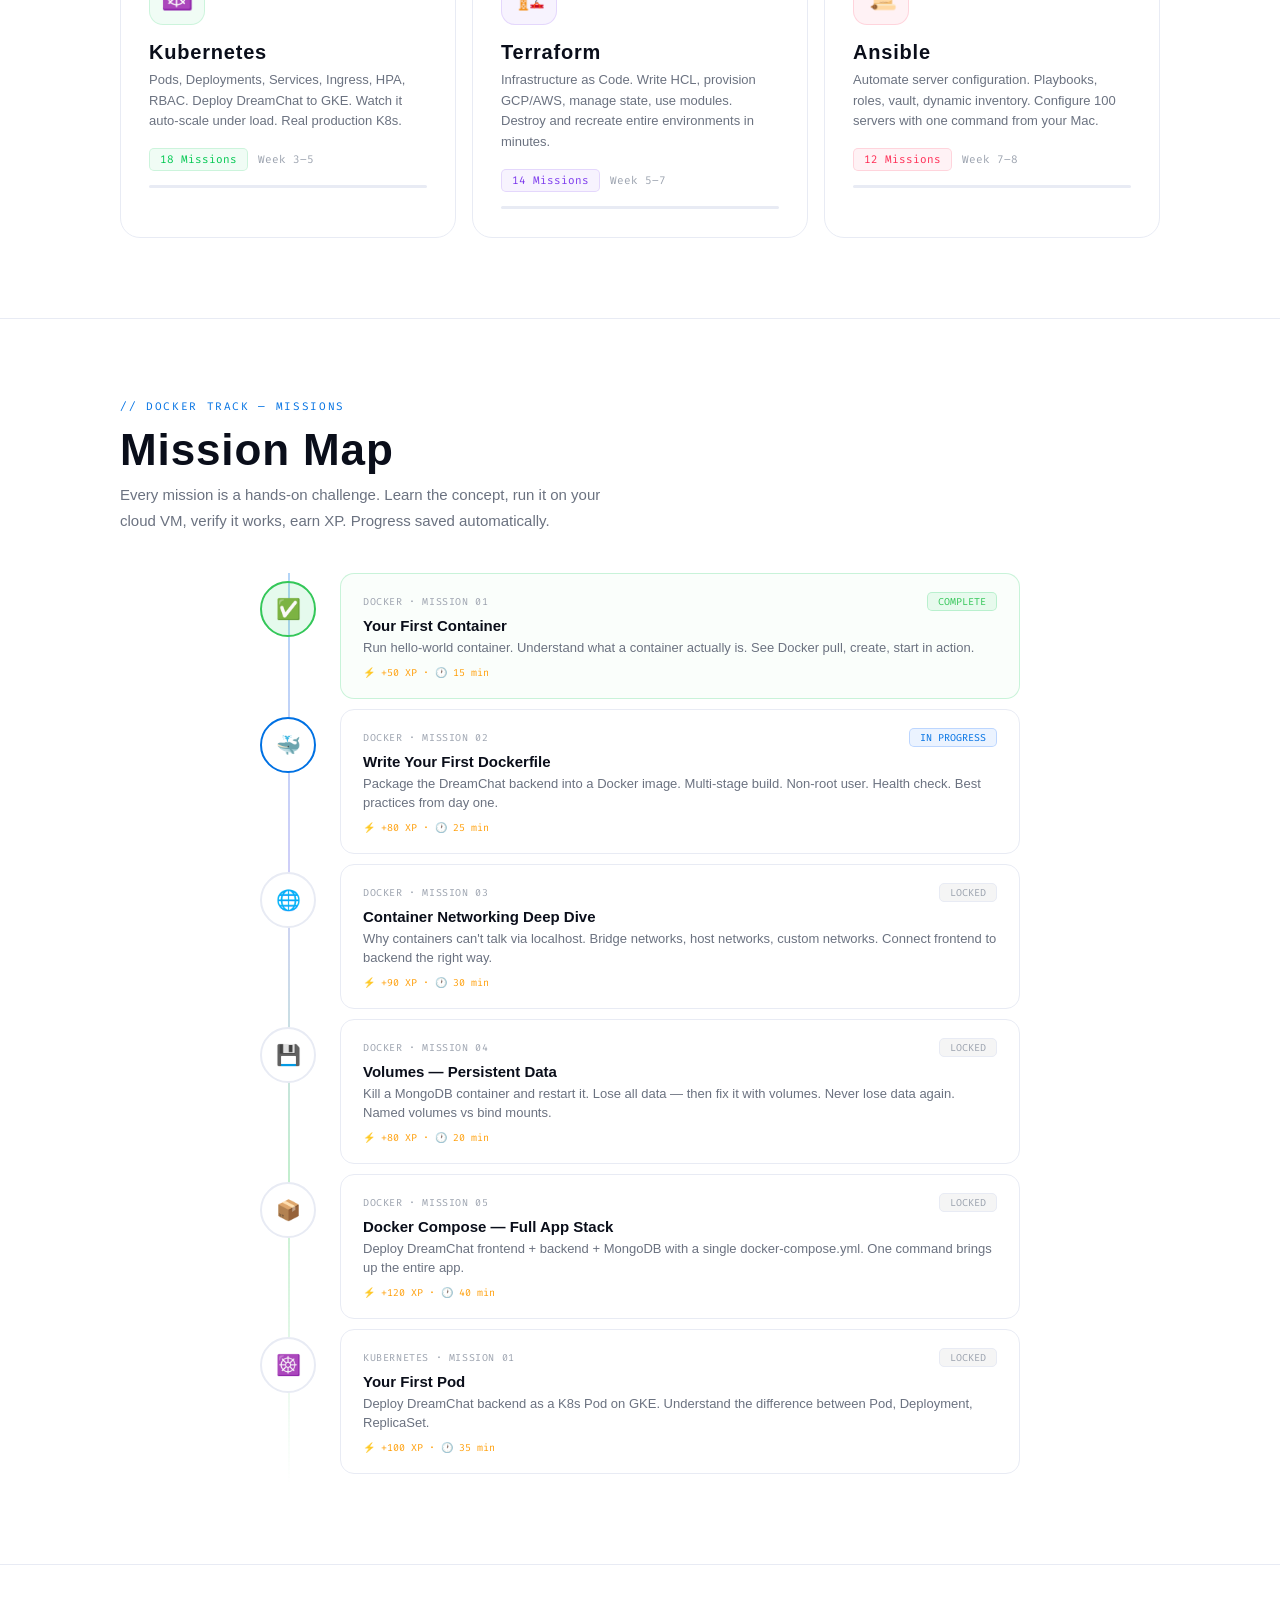
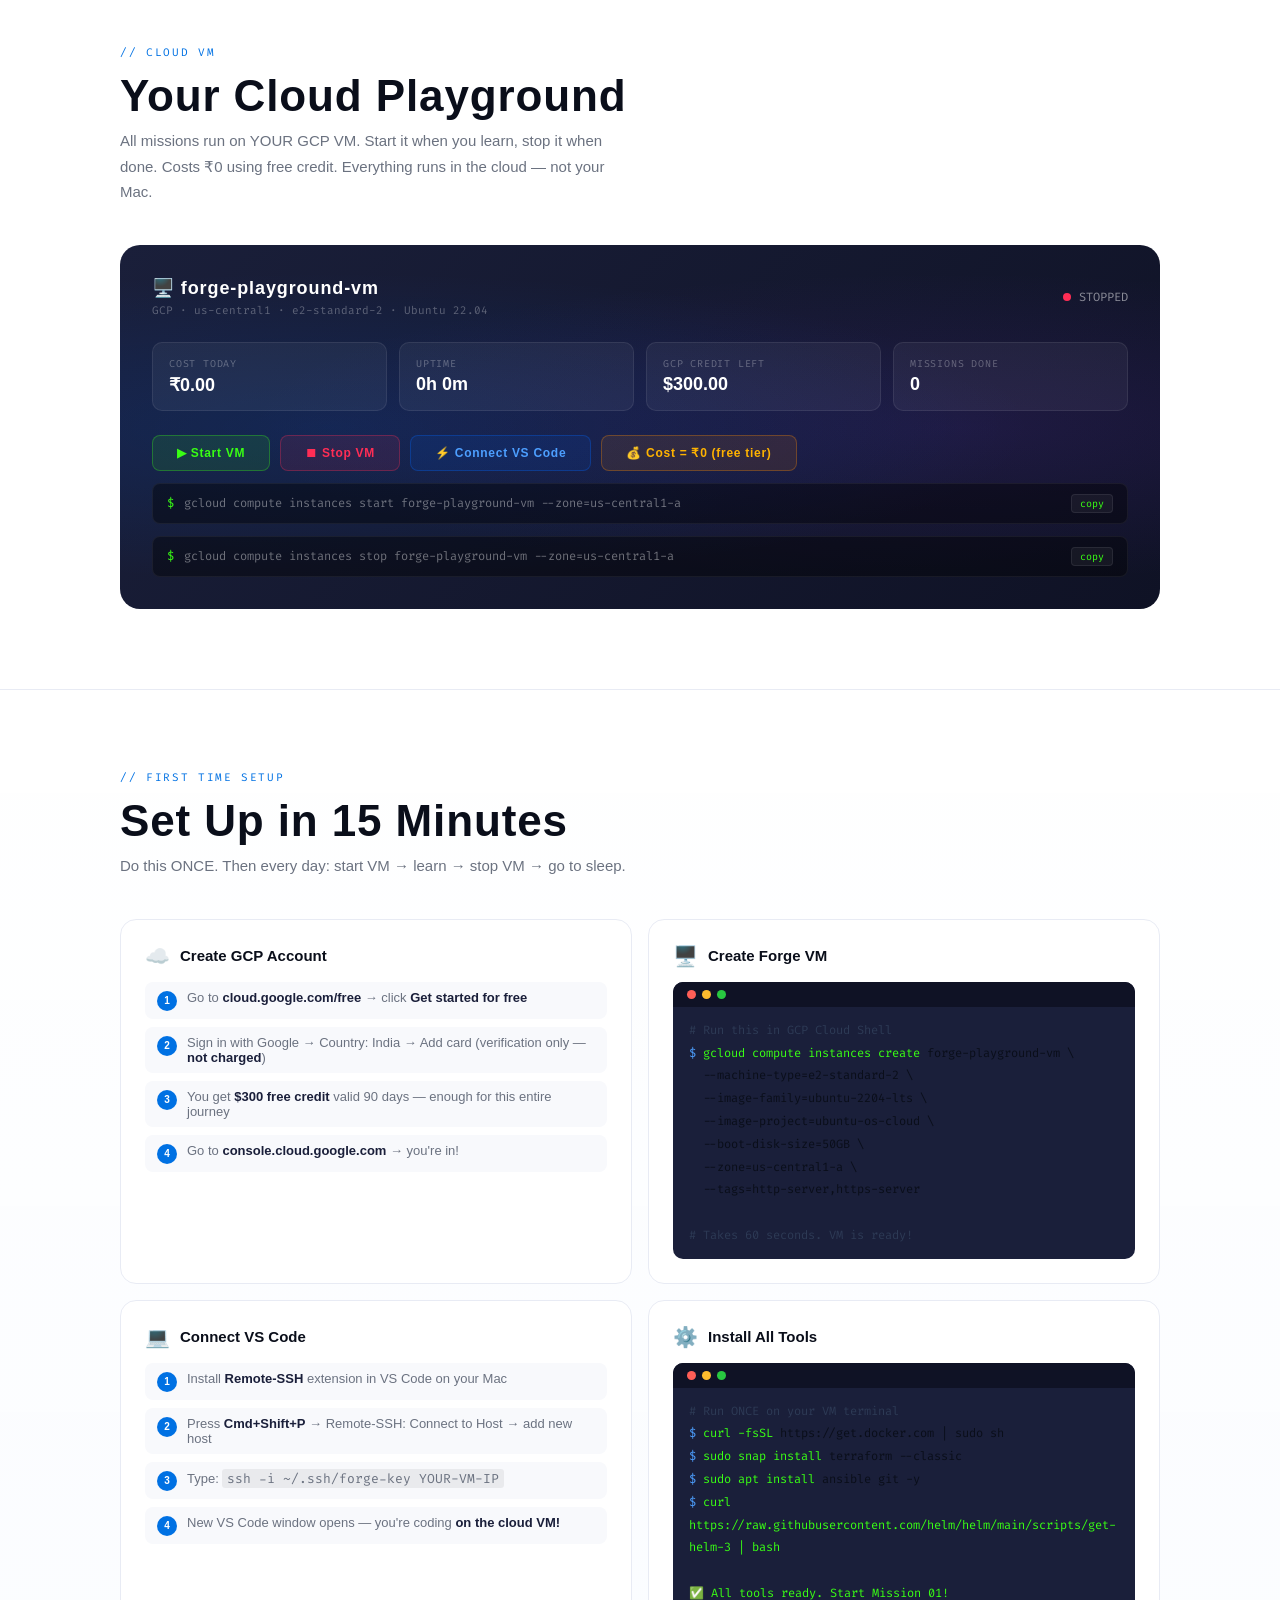
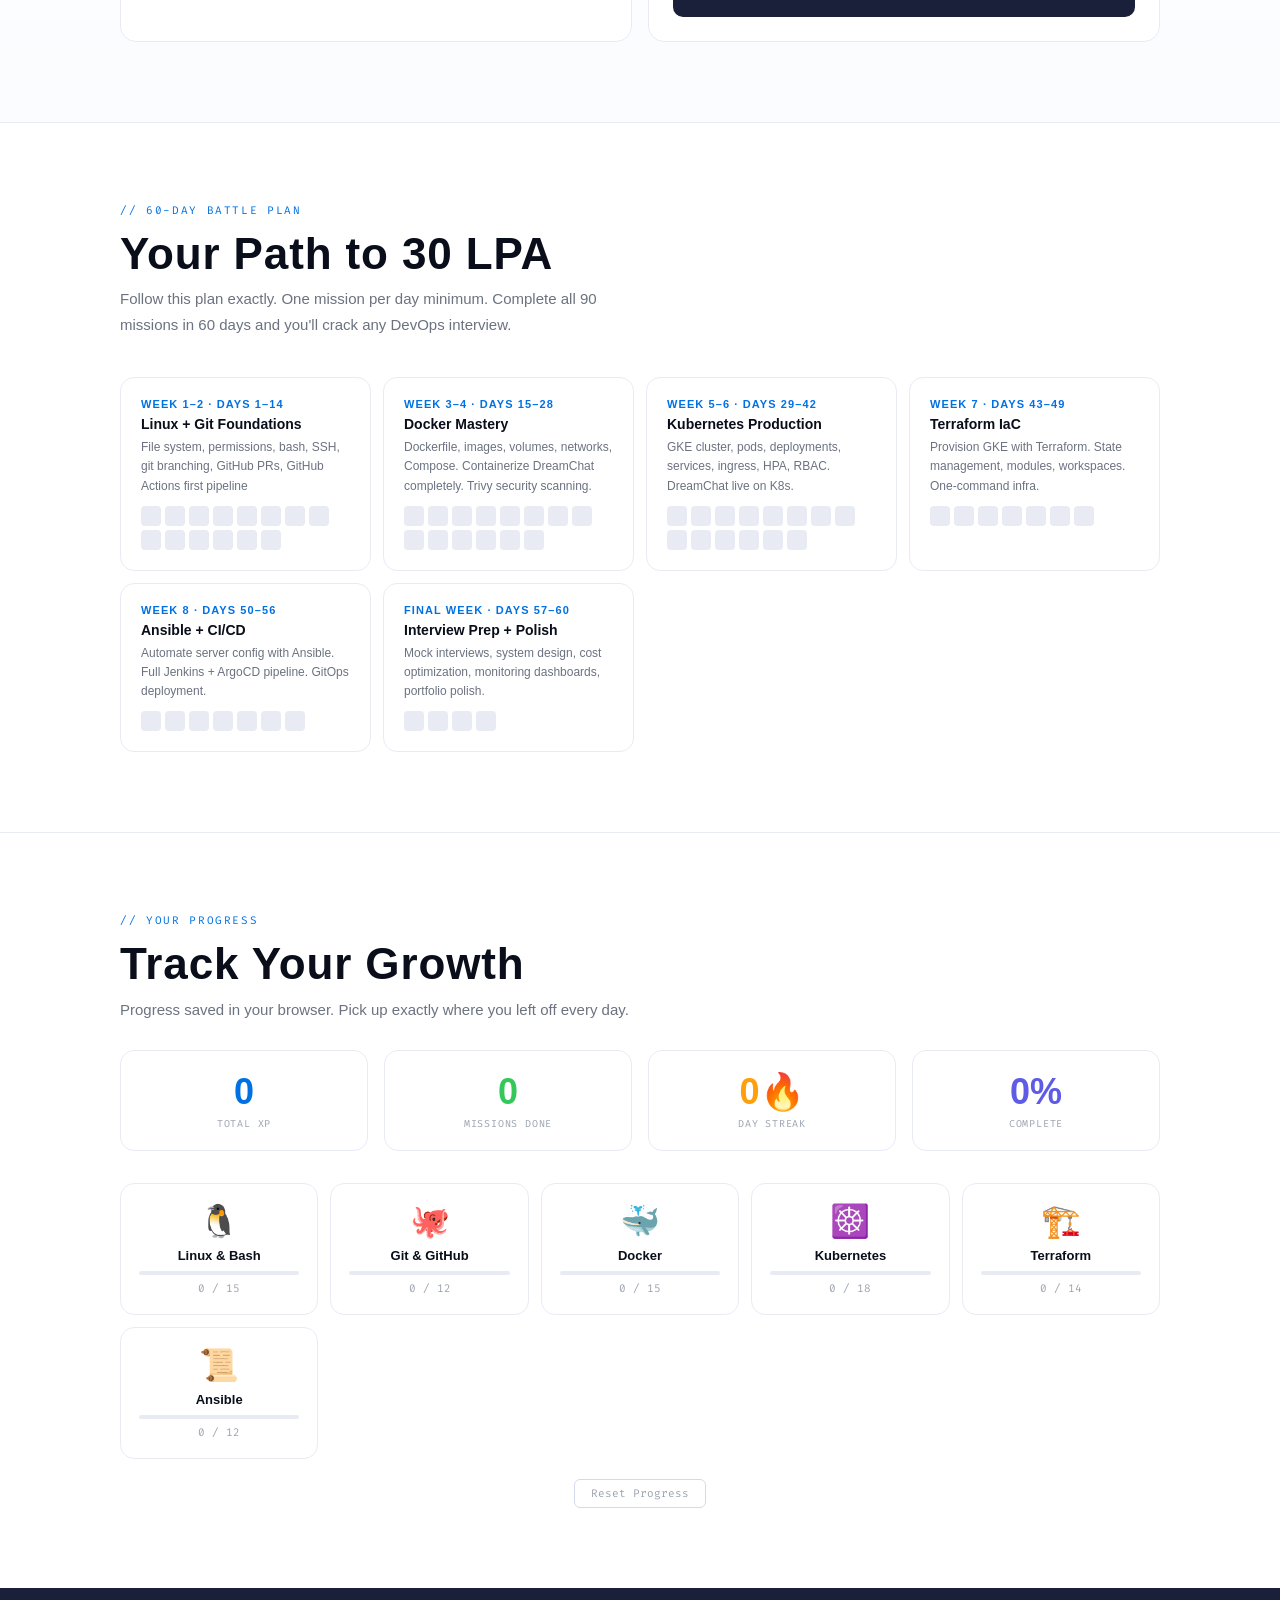
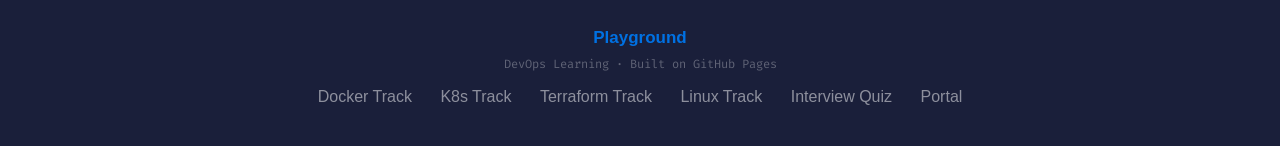
<file: forge.html>
<!DOCTYPE html>
<html lang="en">
<head>
<meta charset="UTF-8">
<meta name="viewport" content="width=device-width, initial-scale=1.0">
<title>Playground — DevOps Learning</title>
<link href="https://fonts.googleapis.com/css2?family=Fira+Code:wght@300;400;600&display=swap" rel="stylesheet">
<style>
:root{
  --void:#ffffff;
  --space:#f8f9fc;
  --deep:#f0f2f8;
  --panel:#ffffff;
  --card:#f8f9fc;
  --border:#e8ebf4;
  --border2:#d4d9ee;
  --cyan:#0071e3;
  --cyan-glow:rgba(0,102,255,0.12);
  --lime:#34c759;
  --amber:#ff9f0a;
  --purple:#5e5ce6;
  
  --red:#ff3b30;
  --neon:#00d4ff;
  --text:#0a0e1a;
  --text2:#1a1f3a;
  --muted:#6b7280;
  --muted2:#9ca3af;
  --sys:-apple-system,BlinkMacSystemFont,'SF Pro Display','Helvetica Neue',Arial,sans-serif;
  --code:'Fira Code',monospace;
}
*{margin:0;padding:0;box-sizing:border-box;}
html{scroll-behavior:smooth;}
body{
  background:var(--void);
  color:var(--text);
  font-family:var(--sys);
  overflow-x:hidden;
}



/* ── FLOATING ORBS ── */
.orb{
  position:fixed;border-radius:50%;
  filter:blur(80px);pointer-events:none;z-index:0;
  animation:orbFloat var(--d,20s) ease-in-out infinite alternate;
}
@keyframes orbFloat{
  from{transform:translate(0,0) scale(1);}
  to{transform:translate(var(--tx,30px),var(--ty,-30px)) scale(1.1);}
}
.orb1{width:600px;height:600px;background:rgba(0,113,227,0.04);top:-200px;right:-100px;--d:25s;--tx:-40px;--ty:40px;}
.orb2{width:500px;height:500px;background:rgba(94,92,230,0.03);bottom:-150px;left:-100px;--d:30s;--tx:50px;--ty:-30px;}
.orb3{width:300px;height:300px;background:rgba(52,199,89,0.03);top:50%;left:50%;--d:20s;--tx:-20px;--ty:20px;}

/* ── NAV ── */
.nav{
  position:sticky;top:0;z-index:500;
  background:rgba(255,255,255,0.85);
  backdrop-filter:blur(20px);
  border-bottom:1px solid var(--border);
  padding:0 40px;
  display:flex;align-items:center;gap:0;
}
.nav-brand{
  font-family:var(--sys);font-weight:600;font-size:20px;font-weight:900;
  color:var(--cyan);letter-spacing:.12em;
  margin-right:40px;padding:16px 0;flex-shrink:0;
  position:relative;
}

.nav-links{display:flex;flex:1;overflow-x:auto;}
.nav a{
  font-family:var(--code);font-size:12px;
  letter-spacing:.04em;color:var(--muted);
  text-decoration:none;padding:16px 16px;
  border-bottom:2px solid transparent;
  transition:all .2s;white-space:nowrap;
}
.nav a:hover{color:var(--cyan);border-bottom-color:var(--cyan);}
.nav-right{
  display:flex;align-items:center;gap:12px;
  padding:0 0 0 20px;flex-shrink:0;
}
.xp-badge{
  display:flex;align-items:center;gap:6px;
  background:linear-gradient(135deg,rgba(0,102,255,0.08),rgba(124,58,237,0.08));
  border:1px solid rgba(0,102,255,0.2);
  border-radius:50px;padding:6px 16px;
  font-family:var(--code);font-size:12px;
  color:var(--cyan);font-weight:600;
}
.streak-badge{
  display:flex;align-items:center;gap:5px;
  background:rgba(255,140,0,0.08);
  border:1px solid rgba(255,140,0,0.2);
  border-radius:50px;padding:6px 14px;
  font-family:var(--code);font-size:12px;
  color:var(--amber);font-weight:600;
}

/* ── HERO ── */
.hero{
  position:relative;z-index:1;
  min-height:100vh;
  display:flex;flex-direction:column;
  align-items:center;justify-content:center;
  text-align:center;padding:80px 24px 60px;
}

.hero-eyebrow{
  display:inline-flex;align-items:center;gap:8px;
  font-family:var(--code);font-size:11px;
  letter-spacing:.15em;text-transform:uppercase;
  color:var(--cyan);
  background:rgba(0,113,227,0.04);
  border:1px solid rgba(0,102,255,0.2);
  padding:6px 18px;border-radius:100px;
  margin-bottom:28px;
  animation:fadeUp .6s both;
}
.hero-eyebrow::before{
  content:'';width:6px;height:6px;border-radius:50%;
  background:var(--cyan);animation:blink 1.5s infinite;
}
@keyframes blink{0%,100%{opacity:1}50%{opacity:.2}}

.hero-title{
  font-family:var(--sys);font-weight:600;
  font-size:clamp(52px,10vw,110px);
  font-weight:900;
  line-height:.95;
  letter-spacing:.04em;
  margin-bottom:16px;
  animation:fadeUp .6s .1s both;
}
.hero-title .t-forge{
  display:block;
  color:var(--text);
}


.hero-desc{
  font-size:17px;color:var(--muted);
  max-width:560px;margin:0 auto 44px;
  line-height:1.7;font-weight:400;
  animation:fadeUp .6s .2s both;
}
.hero-desc strong{color:var(--text2);font-weight:700;}

/* ANIMATED TERMINAL */
.hero-terminal{
  background:var(--text2);
  border-radius:16px;
  overflow:hidden;
  max-width:580px;width:100%;
  margin:0 auto 44px;
  box-shadow:0 40px 80px rgba(0,0,0,0.12),0 0 0 1px rgba(0,0,0,0.06);
  animation:fadeUp .6s .3s both;
}
.ht-bar{
  background:#1a1f3a;
  padding:12px 18px;
  display:flex;align-items:center;gap:8px;
}
.ht-dot{width:12px;height:12px;border-radius:50%;}
.ht-r{background:#ff5f57;}.ht-y{background:#febc2e;}.ht-g{background:#28c840;}
.ht-title{
  font-family:var(--code);font-size:11px;
  color:rgba(255,255,255,0.3);margin-left:8px;
}
.ht-body{
  padding:20px 24px;
  font-family:var(--code);font-size:13px;
  line-height:2;text-align:left;
  min-height:160px;
}
.ht-line{opacity:0;display:block;animation:lineIn .3s both;}
@keyframes lineIn{from{opacity:0;transform:translateX(-8px)}to{opacity:1;transform:translateX(0)}}
.ht-prompt{color:#4a9fff;}
.ht-cmd{color:#e8eeff;}
.ht-out{color:#39ff14;}
.ht-comment{color:#2d3a55;}
.ht-cursor{
  display:inline-block;width:8px;height:14px;
  background:var(--cyan);margin-left:2px;
  animation:cursorBlink .8s infinite;vertical-align:text-bottom;
}
@keyframes cursorBlink{0%,49%{opacity:1}50%,100%{opacity:0}}

/* CTA BUTTONS */
.hero-cta{
  display:flex;gap:14px;flex-wrap:wrap;justify-content:center;
  animation:fadeUp .6s .4s both;
  margin-bottom:60px;
}
.btn-primary{
  display:inline-flex;align-items:center;gap:10px;
  background:var(--cyan);color:white;
  font-family:var(--sys);font-weight:600;font-size:14px;
  letter-spacing:.06em;
  padding:14px 32px;border-radius:10px;
  text-decoration:none;
  box-shadow:0 8px 30px rgba(0,102,255,0.3);
  transition:all .25s;border:none;cursor:pointer;
}
.btn-primary:hover{
  transform:translateY(-3px);
  box-shadow:0 16px 40px rgba(0,102,255,0.4);
}
.btn-secondary{
  display:inline-flex;align-items:center;gap:10px;
  background:transparent;color:var(--text2);
  font-family:var(--sys);font-weight:600;font-size:14px;
  letter-spacing:.06em;
  padding:14px 32px;border-radius:10px;
  text-decoration:none;
  border:1.5px solid var(--border2);
  transition:all .25s;cursor:pointer;
}
.btn-secondary:hover{border-color:var(--cyan);color:var(--cyan);}

/* STATS ROW */
.stats-row{
  display:flex;gap:0;
  border:1px solid var(--border);
  border-radius:14px;
  overflow:hidden;
  max-width:700px;width:100%;
  background:var(--panel);
  box-shadow:0 4px 20px rgba(0,0,0,0.04);
  animation:fadeUp .6s .5s both;
}
.stat-item{
  flex:1;padding:20px 16px;text-align:center;
  border-right:1px solid var(--border);
}
.stat-item:last-child{border-right:none;}
.stat-num{
  font-family:var(--sys);font-weight:600;font-size:28px;font-weight:900;
  color:var(--cyan);line-height:1;margin-bottom:4px;
}
.stat-label{
  font-family:var(--code);font-size:10px;
  text-transform:uppercase;letter-spacing:.08em;
  color:var(--muted2);
}

@keyframes fadeUp{from{opacity:0;transform:translateY(20px)}to{opacity:1;transform:translateY(0)}}

/* ══════════════════════════════
   TRACKS SECTION
══════════════════════════════ */
.section{
  position:relative;z-index:1;
  padding:80px 0;
  border-top:1px solid var(--border);
}
.container{max-width:1120px;margin:0 auto;padding:0 40px;}

.sec-eyebrow{
  font-family:var(--code);font-size:11px;
  letter-spacing:.15em;text-transform:uppercase;
  color:var(--cyan);margin-bottom:12px;display:block;
}
.sec-title{
  font-family:var(--sys);font-weight:600;
  font-size:clamp(28px,4vw,44px);
  font-weight:700;letter-spacing:.02em;
  color:var(--text);margin-bottom:8px;line-height:1.1;
}
.sec-desc{color:var(--muted);font-size:15px;max-width:520px;line-height:1.7;}

/* TRACK CARDS */
.tracks-grid{
  display:grid;
  grid-template-columns:repeat(auto-fill,minmax(320px,1fr));
  gap:16px;
  margin-top:40px;
}
.track-card{
  background:var(--panel);
  border:1.5px solid var(--border);
  border-radius:20px;
  padding:28px;
  text-decoration:none;
  transition:all .3s cubic-bezier(.34,1.56,.64,1);
  position:relative;overflow:hidden;
  display:block;
}
.track-card::before{
  content:'';position:absolute;inset:0;
  background:var(--track-glow,transparent);
  opacity:0;transition:opacity .3s;border-radius:18px;
}
.track-card:hover{
  transform:translateY(-6px);
  border-color:var(--track-color,var(--cyan));
  box-shadow:0 20px 60px var(--track-shadow,rgba(0,102,255,0.12));
}
.track-card:hover::before{opacity:1;}

.track-icon-wrap{
  width:56px;height:56px;border-radius:14px;
  display:flex;align-items:center;justify-content:center;
  font-size:26px;margin-bottom:16px;
  background:var(--track-bg,rgba(0,102,255,0.08));
  border:1px solid var(--track-border,rgba(0,102,255,0.15));
}
.track-name{
  font-family:var(--sys);font-weight:600;font-size:20px;
  font-weight:700;letter-spacing:.04em;
  color:var(--text);margin-bottom:6px;
}
.track-desc{
  color:var(--muted);font-size:13px;
  line-height:1.6;margin-bottom:16px;
}
.track-meta{
  display:flex;align-items:center;gap:10px;flex-wrap:wrap;
}
.track-missions{
  font-family:var(--code);font-size:11px;
  color:var(--track-color,var(--cyan));
  background:var(--track-bg,rgba(0,102,255,0.08));
  border:1px solid var(--track-border,rgba(0,102,255,0.15));
  padding:3px 10px;border-radius:5px;
}
.track-level{
  font-family:var(--code);font-size:11px;
  color:var(--muted2);
}
.track-progress-bar{
  margin-top:14px;height:3px;
  background:var(--border);border-radius:3px;
  overflow:hidden;
}
.track-progress-fill{
  height:100%;border-radius:3px;
  background:linear-gradient(to right,var(--track-color,var(--cyan)),var(--track-color2,var(--purple)));
  transition:width .8s ease;
}
.track-arrow{
  position:absolute;top:28px;right:28px;
  font-size:18px;color:var(--muted2);
  transition:all .3s;
}
.track-card:hover .track-arrow{
  color:var(--track-color,var(--cyan));
  transform:translate(3px,-3px);
}

/* VM CONTROL PANEL */
.vm-panel{
  background:linear-gradient(135deg,var(--text2) 0%,#0f1225 100%);
  border-radius:20px;
  padding:32px;
  margin-top:40px;
  position:relative;overflow:hidden;
}
.vm-panel::before{
  content:'';position:absolute;inset:0;
  background:
    radial-gradient(ellipse at 20% 50%,rgba(0,102,255,0.15) 0%,transparent 60%),
    radial-gradient(ellipse at 80% 50%,rgba(124,58,237,0.12) 0%,transparent 60%);
  pointer-events:none;
}
.vm-header{
  display:flex;align-items:center;justify-content:space-between;
  flex-wrap:wrap;gap:16px;margin-bottom:24px;position:relative;z-index:1;
}
.vm-title{
  font-family:var(--sys);font-weight:600;font-size:18px;
  color:white;letter-spacing:.05em;
}
.vm-status{
  display:flex;align-items:center;gap:8px;
  font-family:var(--code);font-size:12px;
}
.vm-dot{
  width:8px;height:8px;border-radius:50%;
  animation:vmPulse 2s infinite;
}
.vm-dot.off{background:#ff2d55;animation:none;}
.vm-dot.on{background:#39ff14;}
.vm-dot.starting{background:#ffb300;}
@keyframes vmPulse{0%,100%{opacity:1;box-shadow:0 0 0 0 rgba(57,255,20,0.4)}50%{opacity:.8;box-shadow:0 0 0 6px transparent}}

.vm-grid{
  display:grid;grid-template-columns:repeat(auto-fill,minmax(200px,1fr));
  gap:12px;margin-bottom:24px;position:relative;z-index:1;
}
.vm-stat{
  background:rgba(255,255,255,0.05);
  border:1px solid rgba(255,255,255,0.08);
  border-radius:10px;padding:14px 16px;
}
.vm-stat-label{
  font-family:var(--code);font-size:10px;
  text-transform:uppercase;letter-spacing:.08em;
  color:rgba(255,255,255,0.3);margin-bottom:4px;
}
.vm-stat-val{
  font-family:var(--sys);font-weight:600;font-size:18px;
  color:white;font-weight:700;
}

.vm-controls{
  display:flex;gap:10px;flex-wrap:wrap;
  position:relative;z-index:1;
}
.vm-btn{
  font-family:var(--sys);font-weight:600;font-size:12px;
  letter-spacing:.06em;padding:10px 24px;
  border-radius:8px;cursor:pointer;
  transition:all .2s;border:1.5px solid;
}
.vm-btn-start{
  background:rgba(57,255,20,0.1);
  border-color:rgba(57,255,20,0.3);
  color:#39ff14;
}
.vm-btn-start:hover{background:rgba(57,255,20,0.2);}
.vm-btn-stop{
  background:rgba(255,45,85,0.1);
  border-color:rgba(255,45,85,0.3);
  color:#ff2d55;
}
.vm-btn-stop:hover{background:rgba(255,45,85,0.2);}
.vm-btn-connect{
  background:rgba(0,102,255,0.1);
  border-color:rgba(0,102,255,0.3);
  color:#4d9fff;
}
.vm-btn-connect:hover{background:rgba(0,102,255,0.2);}
.vm-btn-cost{
  background:rgba(255,140,0,0.1);
  border-color:rgba(255,140,0,0.3);
  color:#ffb300;
}

.vm-cmd{
  background:rgba(0,0,0,0.4);
  border:1px solid rgba(255,255,255,0.06);
  border-radius:8px;padding:10px 14px;
  font-family:var(--code);font-size:12px;
  color:rgba(255,255,255,0.5);margin-top:12px;
  position:relative;z-index:1;
  display:flex;align-items:center;gap:10px;
}
.vm-cmd span{color:#39ff14;}
.copy-btn{
  margin-left:auto;font-family:var(--code);font-size:10px;
  color:rgba(255,255,255,0.3);cursor:pointer;
  background:rgba(255,255,255,0.05);
  border:1px solid rgba(255,255,255,0.08);
  border-radius:4px;padding:2px 8px;
  transition:all .2s;
}
.copy-btn:hover{color:white;background:rgba(255,255,255,0.1);}

/* ══════════════════════════════
   LEARNING PATH — MISSIONS
══════════════════════════════ */
.path-section{
  position:relative;z-index:1;
  padding:80px 0;border-top:1px solid var(--border);
}

.missions-list{
  display:flex;flex-direction:column;gap:0;
  max-width:760px;margin:40px auto 0;
  position:relative;
}
.missions-list::before{
  content:'';position:absolute;
  left:28px;top:0;bottom:0;width:2px;
  background:linear-gradient(to bottom,var(--cyan),var(--purple),var(--lime),transparent);
  opacity:.3;
}

.mission{
  display:grid;grid-template-columns:60px 1fr;
  gap:0 20px;position:relative;
  animation:fadeUp .4s both;
}
.mission-icon{
  width:56px;height:56px;border-radius:50%;
  background:var(--panel);
  border:2px solid var(--border);
  display:flex;align-items:center;justify-content:center;
  font-size:20px;flex-shrink:0;
  position:relative;z-index:1;
  margin-top:8px;
  transition:all .3s;
}
.mission:hover .mission-icon{
  border-color:var(--cyan);
  box-shadow:0 0 20px rgba(0,102,255,0.2);
}
.mission-icon.done{
  background:rgba(0,200,81,0.1);
  border-color:var(--lime);
}
.mission-icon.locked{opacity:.4;}

.mission-body{
  background:var(--panel);
  border:1.5px solid var(--border);
  border-radius:14px;padding:18px 22px;
  margin-bottom:10px;
  transition:all .25s;cursor:pointer;
}
.mission-body:hover{
  border-color:rgba(0,102,255,0.3);
  box-shadow:0 4px 20px rgba(0,102,255,0.06);
}
.mission-body.done{
  border-color:rgba(0,200,81,0.2);
  background:rgba(0,200,81,0.02);
}
.mission-body.locked{opacity:.5;cursor:default;}

.mission-top{
  display:flex;align-items:center;
  justify-content:space-between;gap:12px;
  margin-bottom:6px;
}
.mission-num{
  font-family:var(--code);font-size:10px;
  color:var(--muted2);letter-spacing:.06em;
}
.mission-status{
  font-family:var(--code);font-size:10px;
  padding:2px 10px;border-radius:5px;
}
.ms-done{color:var(--lime);background:rgba(0,200,81,0.08);border:1px solid rgba(0,200,81,0.2);}
.ms-active{color:var(--cyan);background:rgba(0,102,255,0.08);border:1px solid rgba(0,102,255,0.2);}
.ms-locked{color:var(--muted2);background:rgba(0,0,0,0.04);border:1px solid var(--border);}

.mission-title{
  font-family:var(--exo);font-size:15px;
  font-weight:700;color:var(--text);
  margin-bottom:4px;
}
.mission-desc{
  font-size:13px;color:var(--muted);line-height:1.5;
}
.mission-xp{
  display:inline-flex;align-items:center;gap:4px;
  font-family:var(--code);font-size:10px;
  color:var(--amber);margin-top:8px;
}

/* ══════════════════════════════
   INTERACTIVE MISSION MODAL
══════════════════════════════ */
.modal-overlay{
  position:fixed;inset:0;z-index:2000;
  background:rgba(0,0,0,0.5);
  backdrop-filter:blur(8px);
  display:flex;align-items:center;justify-content:center;
  padding:20px;
  opacity:0;pointer-events:none;
  transition:opacity .3s;
}
.modal-overlay.open{opacity:1;pointer-events:all;}

.modal{
  background:white;
  border:1.5px solid var(--border);
  border-radius:24px;
  max-width:860px;width:100%;
  max-height:90vh;overflow:hidden;
  display:flex;flex-direction:column;
  box-shadow:0 40px 100px rgba(0,0,0,0.2);
  transform:scale(.95) translateY(20px);
  transition:all .3s cubic-bezier(.34,1.56,.64,1);
}
.modal-overlay.open .modal{transform:scale(1) translateY(0);}

.modal-header{
  padding:24px 28px 20px;
  border-bottom:1px solid var(--border);
  display:flex;align-items:flex-start;gap:16px;
  flex-shrink:0;
}
.modal-close{
  margin-left:auto;width:32px;height:32px;
  border-radius:8px;border:1.5px solid var(--border);
  background:transparent;cursor:pointer;
  display:flex;align-items:center;justify-content:center;
  font-size:16px;color:var(--muted);flex-shrink:0;
  transition:all .2s;
}
.modal-close:hover{border-color:var(--red);color:var(--red);}

.modal-body{
  overflow-y:auto;flex:1;
  padding:28px;
}
.modal-title{
  font-family:var(--sys);font-weight:600;font-size:20px;
  font-weight:700;color:var(--text);
}
.modal-track{
  font-family:var(--code);font-size:11px;
  color:var(--cyan);letter-spacing:.06em;
  margin-top:4px;
}

/* MISSION STEPS */
.m-steps{display:flex;flex-direction:column;gap:16px;}
.m-step{
  background:var(--space);
  border:1.5px solid var(--border);
  border-radius:14px;padding:20px;
}
.m-step.active-step{
  border-color:rgba(0,102,255,0.3);
  background:rgba(0,102,255,0.02);
}
.m-step.done-step{
  border-color:rgba(0,200,81,0.2);
  background:rgba(0,200,81,0.02);
}
.m-step-num{
  display:flex;align-items:center;gap:10px;
  margin-bottom:10px;
}
.m-step-dot{
  width:24px;height:24px;border-radius:50%;
  background:var(--cyan);color:white;
  font-family:var(--sys);font-weight:600;font-size:11px;
  display:flex;align-items:center;justify-content:center;
  flex-shrink:0;
}
.done-step .m-step-dot{background:var(--lime);}
.m-step-title{font-weight:700;font-size:14px;}
.m-step-desc{color:var(--muted);font-size:13px;line-height:1.6;margin-bottom:12px;}
.m-step-desc strong{color:var(--text2);}

/* CODE BLOCK IN MISSION */
.m-code{
  background:var(--text2);
  border-radius:10px;overflow:hidden;
  margin:10px 0;
}
.m-code-bar{
  background:#0f1225;
  padding:10px 16px;
  display:flex;align-items:center;gap:8px;
}
.m-code-dot{width:10px;height:10px;border-radius:50%;}
.m-code-body{
  padding:14px 18px;
  font-family:var(--code);font-size:12.5px;
  line-height:1.8;overflow-x:auto;
}
.mc{color:#2d3a55;}.mk{color:#b06fff;}
.ms{color:#39ff14;}.mf{color:#ffb300;}
.mcmd{color:#4d9fff;}.mout{color:rgba(255,255,255,0.4);}

/* RUN BUTTON */
.run-btn{
  display:inline-flex;align-items:center;gap:8px;
  background:linear-gradient(135deg,var(--cyan),var(--purple));
  color:white;font-family:var(--sys);font-weight:600;font-size:12px;
  letter-spacing:.05em;padding:10px 22px;
  border-radius:8px;border:none;cursor:pointer;
  transition:all .25s;margin-top:8px;
  box-shadow:0 4px 15px rgba(0,102,255,0.25);
}
.run-btn:hover{transform:translateY(-2px);box-shadow:0 8px 25px rgba(0,102,255,0.35);}

/* VERIFY */
.verify-box{
  background:rgba(52,199,89,0.03);
  border:1.5px solid rgba(0,200,81,0.2);
  border-radius:10px;padding:14px 16px;
  margin-top:10px;display:none;
}
.verify-box.show{display:block;}
.verify-title{
  font-family:var(--code);font-size:11px;
  letter-spacing:.08em;text-transform:uppercase;
  color:var(--lime);margin-bottom:6px;
}
.verify-desc{font-size:13px;color:var(--muted);line-height:1.6;}
.verify-desc strong{color:var(--text2);}

/* QUIZ IN MISSION */
.m-quiz{margin-top:14px;}
.m-quiz-q{font-weight:700;font-size:14px;margin-bottom:10px;}
.m-opts{display:flex;flex-direction:column;gap:7px;}
.m-opt{
  display:flex;align-items:center;gap:12px;
  background:var(--space);border:1.5px solid var(--border);
  border-radius:8px;padding:11px 15px;cursor:pointer;
  font-size:13px;color:var(--muted);transition:all .2s;
  text-align:left;width:100%;
}
.m-opt:hover{border-color:var(--cyan);color:var(--text);}
.m-opt.correct{border-color:var(--lime)!important;background:rgba(0,200,81,0.06)!important;color:var(--lime)!important;}
.m-opt.wrong{border-color:var(--red)!important;background:rgba(255,45,85,0.06)!important;color:var(--red)!important;}
.m-opt-l{
  width:24px;height:24px;border-radius:50%;
  background:var(--border);flex-shrink:0;
  display:flex;align-items:center;justify-content:center;
  font-family:var(--sys);font-weight:600;font-size:10px;color:var(--muted);
  transition:all .2s;
}
.m-opt:hover .m-opt-l{background:var(--cyan);color:white;}
.m-opt.correct .m-opt-l{background:var(--lime);color:white;}
.m-opt.wrong .m-opt-l{background:var(--red);color:white;}

/* MODAL FOOTER */
.modal-footer{
  padding:20px 28px;
  border-top:1px solid var(--border);
  display:flex;align-items:center;justify-content:space-between;
  flex-shrink:0;gap:12px;flex-wrap:wrap;
}
.modal-xp{
  font-family:var(--code);font-size:12px;
  color:var(--amber);
}
.modal-nav{display:flex;gap:10px;}
.modal-btn{
  font-family:var(--sys);font-weight:600;font-size:12px;
  letter-spacing:.04em;padding:9px 22px;
  border-radius:8px;cursor:pointer;transition:all .2s;
  border:1.5px solid;
}
.mb-prev{border-color:var(--border2);color:var(--muted);background:transparent;}
.mb-prev:hover{border-color:var(--text);color:var(--text);}
.mb-next{
  border-color:var(--cyan);color:white;
  background:var(--cyan);
  box-shadow:0 4px 15px rgba(0,102,255,0.25);
}
.mb-next:hover{transform:translateY(-1px);box-shadow:0 8px 25px rgba(0,102,255,0.35);}
.mb-next:disabled{opacity:.4;cursor:default;transform:none;box-shadow:none;}

/* ══════════════════════════════
   60-DAY PLAN
══════════════════════════════ */
.plan-section{
  position:relative;z-index:1;
  padding:80px 0;border-top:1px solid var(--border);
}
.weeks-grid{
  display:grid;
  grid-template-columns:repeat(auto-fill,minmax(240px,1fr));
  gap:12px;margin-top:40px;
}
.week-card{
  background:var(--panel);
  border:1.5px solid var(--border);
  border-radius:14px;padding:20px;
  transition:all .25s;
}
.week-card:hover{
  border-color:rgba(0,102,255,0.25);
  transform:translateY(-2px);
}
.week-num{
  font-family:var(--sys);font-weight:600;font-size:11px;
  letter-spacing:.1em;color:var(--cyan);
  text-transform:uppercase;margin-bottom:6px;
}
.week-title{font-weight:700;font-size:14px;margin-bottom:6px;}
.week-desc{color:var(--muted);font-size:12px;line-height:1.6;}
.week-days{
  display:flex;gap:4px;margin-top:10px;flex-wrap:wrap;
}
.week-day{
  width:20px;height:20px;border-radius:4px;
  background:var(--border);
  transition:all .2s;cursor:default;
}
.week-day.done{background:var(--lime);}
.week-day.today{background:var(--cyan);}

/* ══════════════════════════════
   VM SETUP GUIDE
══════════════════════════════ */
.setup-section{
  position:relative;z-index:1;
  padding:80px 0;border-top:1px solid var(--border);
  background:linear-gradient(180deg,transparent,rgba(0,102,255,0.02));
}
.setup-cards{
  display:grid;grid-template-columns:1fr 1fr;
  gap:16px;margin-top:40px;
}
@media(max-width:640px){.setup-cards{grid-template-columns:1fr;}}

.setup-card{
  background:var(--panel);
  border:1.5px solid var(--border);
  border-radius:16px;padding:24px;
}
.setup-card-title{
  font-family:var(--sys);font-weight:600;font-size:15px;
  font-weight:700;margin-bottom:14px;
  display:flex;align-items:center;gap:10px;
}
.sc-icon{font-size:20px;}

.setup-steps{display:flex;flex-direction:column;gap:8px;}
.ss{
  display:flex;gap:10px;align-items:flex-start;
  font-size:13px;color:var(--muted);
  padding:8px 12px;
  background:var(--space);border-radius:8px;
}
.ss-n{
  width:20px;height:20px;border-radius:50%;
  background:var(--cyan);color:white;
  font-family:var(--sys);font-weight:600;font-size:10px;
  display:flex;align-items:center;justify-content:center;
  flex-shrink:0;margin-top:1px;
}
.ss strong{color:var(--text2);}

/* TERMINAL SNIPPET */
.t-snip{
  background:var(--text2);
  border-radius:10px;overflow:hidden;
  margin-top:10px;
}
.ts-bar{
  background:#0f1225;padding:8px 14px;
  display:flex;align-items:center;gap:6px;
}
.ts-dot{width:9px;height:9px;border-radius:50%;}
.ts-body{
  padding:12px 16px;
  font-family:var(--code);font-size:12px;
  line-height:1.9;
}
.tsp{color:#4d9fff;}.tsc{color:#2d3a55;}.tsg{color:#39ff14;}

/* ══════════════════════════════
   PROGRESS DASHBOARD
══════════════════════════════ */
.progress-section{
  position:relative;z-index:1;
  padding:80px 0;border-top:1px solid var(--border);
}
.progress-grid{
  display:grid;
  grid-template-columns:repeat(auto-fill,minmax(180px,1fr));
  gap:12px;margin-top:32px;
}
.prog-card{
  background:var(--panel);
  border:1.5px solid var(--border);
  border-radius:14px;padding:18px;
  text-align:center;transition:all .25s;
}
.prog-card:hover{transform:translateY(-2px);}
.prog-icon{font-size:32px;margin-bottom:8px;display:block;}
.prog-name{font-weight:700;font-size:13px;margin-bottom:8px;}
.prog-bar-wrap{
  height:4px;background:var(--border);
  border-radius:4px;overflow:hidden;margin-bottom:6px;
}
.prog-bar-fill{height:100%;border-radius:4px;}
.prog-pct{
  font-family:var(--code);font-size:11px;
  color:var(--muted2);
}

/* ══════════════════════════════
   FOOTER
══════════════════════════════ */
footer{
  position:relative;z-index:1;
  background:var(--text2);
  padding:40px;text-align:center;
}
footer .f-logo{
  font-family:var(--sys);font-weight:600;font-size:24px;
  font-weight:900;letter-spacing:.12em;
  color:var(--cyan);margin-bottom:8px;
}
footer p{
  font-family:var(--code);font-size:12px;
  color:rgba(255,255,255,0.3);margin-bottom:16px;
}
footer a{color:rgba(255,255,255,0.5);text-decoration:none;margin:0 12px;}
footer a:hover{color:var(--cyan);}

/* ══════════════════════════════
   INFO + UTIL
══════════════════════════════ */
.info{
  display:flex;gap:10px;border-radius:10px;
  padding:14px 16px;margin:12px 0;
  font-size:13px;line-height:1.6;
}
.info.cyan{background:rgba(0,102,255,0.05);border:1px solid rgba(0,102,255,0.15);}
.info.lime{background:rgba(0,200,81,0.05);border:1px solid rgba(0,200,81,0.15);}
.info.amber{background:rgba(255,140,0,0.05);border:1px solid rgba(255,140,0,0.15);}
.info-icon{font-size:16px;flex-shrink:0;margin-top:1px;}
.info-text{color:var(--muted);}
.info-text strong{color:var(--text2);}
.tag{
  display:inline-block;font-family:var(--code);font-size:10px;
  padding:2px 8px;border-radius:4px;
  background:rgba(0,102,255,0.08);
  border:1px solid rgba(0,102,255,0.15);
  color:var(--cyan);margin:2px;
}

::-webkit-scrollbar{width:5px;height:5px;}
::-webkit-scrollbar-track{background:var(--space);}
::-webkit-scrollbar-thumb{background:var(--border2);border-radius:3px;}
</style>
</head>
<body>

<div class="orb orb1"></div>
<div class="orb orb2"></div>
<div class="orb orb3"></div>

<!-- ══════════ NAV ══════════ -->
<nav class="nav">
  <div class="nav-brand" style="font-size:17px;font-weight:700;letter-spacing:-.01em;">Playground</div>
  <div class="nav-links">
    <a href="#tracks">Tracks</a>
    <a href="#missions">Missions</a>
    <a href="#vm-setup">Cloud VM</a>
    <a href="#plan">60-Day Plan</a>
    <a href="#progress">Progress</a>
    <a href="index.html">← Portal</a>
  </div>
  <div class="nav-right">
    <div class="xp-badge">⚡ <span id="nav-xp">0</span> XP</div>
    <div class="streak-badge">🔥 <span id="nav-streak">0</span> days</div>
  </div>
</nav>

<!-- ══════════ HERO ══════════ -->
<section class="hero">
  <div class="hero-eyebrow">DevOps · Cloud-Powered · Free</div>

  <h1 class="hero-title">
    <span class="t-forge">Playground.</span>
  </h1>

  <p class="hero-desc">
    Learn Docker, Kubernetes, Terraform, Ansible, Linux and Git.<br>
    Real commands on your cloud VM. Progress saved automatically.
  </p>

  <!-- ANIMATED TERMINAL -->
  <div class="hero-terminal">
    <div class="ht-bar">
      <div class="ht-dot ht-r"></div>
      <div class="ht-dot ht-y"></div>
      <div class="ht-dot ht-g"></div>
      <span class="ht-title">playground ~ docker track</span>
    </div>
    <div class="ht-body" id="terminal-demo">
      <span class="ht-line" style="animation-delay:.5s">
        <span class="ht-prompt">forge@vm:~$</span>
        <span class="ht-cmd"> docker run hello-world</span>
      </span>
      <span class="ht-line" style="animation-delay:1.2s">
        <span class="ht-out">Hello from Docker!</span>
      </span>
      <span class="ht-line" style="animation-delay:1.8s">
        <span class="ht-out">✓ Mission 01 Complete! +50 XP earned 🎉</span>
      </span>
      <span class="ht-line" style="animation-delay:2.4s">
        <span class="ht-prompt">forge@vm:~$</span>
        <span class="ht-cmd"> kubectl get pods -n dream-chat</span>
      </span>
      <span class="ht-line" style="animation-delay:3.0s">
        <span class="ht-out">NAME                    READY   STATUS    RESTARTS</span>
      </span>
      <span class="ht-line" style="animation-delay:3.5s">
        <span class="ht-out">backend-pod-7d9f8b-xxx  1/1     Running   0</span>
      </span>
      <span class="ht-line" style="animation-delay:4.0s">
        <span class="ht-prompt">forge@vm:~$</span>
        <span class="ht-cursor"></span>
      </span>
    </div>
  </div>

  <div class="hero-cta">
    <button class="btn-primary" onclick="openMission('docker','m1')">
      Start Learning
    </button>
    <a href="#tracks" class="btn-secondary">
      Explore All Tracks →
    </a>
  </div>

  <div class="stats-row">
    <div class="stat-item">
      <div class="stat-num">90+</div>
      <div class="stat-label">Missions</div>
    </div>
    <div class="stat-item">
      <div class="stat-num">6</div>
      <div class="stat-label">Tracks</div>
    </div>
    <div class="stat-item">
      <div class="stat-num">60</div>
      <div class="stat-label">Day Plan</div>
    </div>
    <div class="stat-item">
      <div class="stat-num">₹0</div>
      <div class="stat-label">Cost</div>
    </div>
    <div class="stat-item">
      <div class="stat-num">∞</div>
      <div class="stat-label">Retries</div>
    </div>
  </div>
</section>

<!-- ══════════ TRACKS ══════════ -->
<section class="section" id="tracks">
  <div class="container">
    <span class="sec-eyebrow">// learning tracks</span>
    <h2 class="sec-title">Choose Your Track</h2>
    <p class="sec-desc">Each track takes you from absolute zero to interview-ready. Complete them in order for maximum impact.</p>

    <div class="tracks-grid">
      <!-- LINUX -->
      <a href="forge-linux.html" class="track-card"
        style="--track-color:#ff8c00;--track-glow:radial-gradient(ellipse at 0% 0%,rgba(255,140,0,0.08),transparent 60%);--track-shadow:rgba(255,140,0,0.1);--track-bg:rgba(255,140,0,0.06);--track-border:rgba(255,140,0,0.15);--track-color2:#ffb300;">
        <span class="track-arrow">↗</span>
        <div class="track-icon-wrap">🐧</div>
        <div class="track-name">Linux & Bash</div>
        <div class="track-desc">Master the foundation. File system, permissions, bash scripting, systemd, cron, networking — the language every server speaks.</div>
        <div class="track-meta">
          <span class="track-missions">15 Missions</span>
          <span class="track-level">Start here first</span>
        </div>
        <div class="track-progress-bar">
          <div class="track-progress-fill" id="prog-linux" style="width:0%"></div>
        </div>
      </a>

      <!-- GIT -->
      <a href="forge-linux.html#git" class="track-card"
        style="--track-color:#e91e8c;--track-glow:radial-gradient(ellipse at 0% 0%,rgba(233,30,140,0.08),transparent 60%);--track-shadow:rgba(233,30,140,0.1);--track-bg:rgba(233,30,140,0.06);--track-border:rgba(233,30,140,0.15);--track-color2:#ff49a8;">
        <span class="track-arrow">↗</span>
        <div class="track-icon-wrap">🐙</div>
        <div class="track-name">Git & GitHub</div>
        <div class="track-desc">Branching, merging, PRs, GitHub Actions CI/CD. How real teams collaborate. Never push to main again — the right way.</div>
        <div class="track-meta">
          <span class="track-missions" style="color:#e91e8c;background:rgba(233,30,140,0.06);border-color:rgba(233,30,140,0.15);">12 Missions</span>
          <span class="track-level">Week 1–2</span>
        </div>
        <div class="track-progress-bar">
          <div class="track-progress-fill" id="prog-git" style="width:0%;background:linear-gradient(to right,#e91e8c,#ff49a8)"></div>
        </div>
      </a>

      <!-- DOCKER -->
      <a href="forge-docker.html" class="track-card"
        style="--track-color:#0066ff;--track-glow:radial-gradient(ellipse at 0% 0%,rgba(0,102,255,0.08),transparent 60%);--track-shadow:rgba(0,102,255,0.1);--track-bg:rgba(0,102,255,0.06);--track-border:rgba(0,102,255,0.15);--track-color2:#4d9fff;">
        <span class="track-arrow">↗</span>
        <div class="track-icon-wrap">🐳</div>
        <div class="track-name">Docker</div>
        <div class="track-desc">Containers from scratch. Dockerfiles, images, volumes, networks, Compose. Build the DreamChat app and containerize it completely.</div>
        <div class="track-meta">
          <span class="track-missions">15 Missions</span>
          <span class="track-level">Week 2–3</span>
        </div>
        <div class="track-progress-bar">
          <div class="track-progress-fill" id="prog-docker" style="width:0%"></div>
        </div>
      </a>

      <!-- KUBERNETES -->
      <a href="forge-kubernetes.html" class="track-card"
        style="--track-color:#00c851;--track-glow:radial-gradient(ellipse at 0% 0%,rgba(0,200,81,0.08),transparent 60%);--track-shadow:rgba(0,200,81,0.1);--track-bg:rgba(0,200,81,0.06);--track-border:rgba(0,200,81,0.15);--track-color2:#39ff14;">
        <span class="track-arrow">↗</span>
        <div class="track-icon-wrap">☸️</div>
        <div class="track-name">Kubernetes</div>
        <div class="track-desc">Pods, Deployments, Services, Ingress, HPA, RBAC. Deploy DreamChat to GKE. Watch it auto-scale under load. Real production K8s.</div>
        <div class="track-meta">
          <span class="track-missions" style="color:#00c851;background:rgba(0,200,81,0.06);border-color:rgba(0,200,81,0.15);">18 Missions</span>
          <span class="track-level">Week 3–5</span>
        </div>
        <div class="track-progress-bar">
          <div class="track-progress-fill" id="prog-k8s" style="width:0%;background:linear-gradient(to right,#00c851,#39ff14)"></div>
        </div>
      </a>

      <!-- TERRAFORM -->
      <a href="forge-terraform.html" class="track-card"
        style="--track-color:#7c3aed;--track-glow:radial-gradient(ellipse at 0% 0%,rgba(124,58,237,0.08),transparent 60%);--track-shadow:rgba(124,58,237,0.1);--track-bg:rgba(124,58,237,0.06);--track-border:rgba(124,58,237,0.15);--track-color2:#b06fff;">
        <span class="track-arrow">↗</span>
        <div class="track-icon-wrap">🏗️</div>
        <div class="track-name">Terraform</div>
        <div class="track-desc">Infrastructure as Code. Write HCL, provision GCP/AWS, manage state, use modules. Destroy and recreate entire environments in minutes.</div>
        <div class="track-meta">
          <span class="track-missions" style="color:#7c3aed;background:rgba(124,58,237,0.06);border-color:rgba(124,58,237,0.15);">14 Missions</span>
          <span class="track-level">Week 5–7</span>
        </div>
        <div class="track-progress-bar">
          <div class="track-progress-fill" id="prog-tf" style="width:0%;background:linear-gradient(to right,#7c3aed,#b06fff)"></div>
        </div>
      </a>

      <!-- ANSIBLE -->
      <a href="forge-terraform.html#ansible" class="track-card"
        style="--track-color:#ff2d55;--track-glow:radial-gradient(ellipse at 0% 0%,rgba(255,45,85,0.08),transparent 60%);--track-shadow:rgba(255,45,85,0.1);--track-bg:rgba(255,45,85,0.06);--track-border:rgba(255,45,85,0.15);--track-color2:#ff6b8a;">
        <span class="track-arrow">↗</span>
        <div class="track-icon-wrap">📜</div>
        <div class="track-name">Ansible</div>
        <div class="track-desc">Automate server configuration. Playbooks, roles, vault, dynamic inventory. Configure 100 servers with one command from your Mac.</div>
        <div class="track-meta">
          <span class="track-missions" style="color:#ff2d55;background:rgba(255,45,85,0.06);border-color:rgba(255,45,85,0.15);">12 Missions</span>
          <span class="track-level">Week 7–8</span>
        </div>
        <div class="track-progress-bar">
          <div class="track-progress-fill" id="prog-ansible" style="width:0%;background:linear-gradient(to right,#ff2d55,#ff6b8a)"></div>
        </div>
      </a>
    </div>
  </div>
</section>

<!-- ══════════ MISSIONS PREVIEW ══════════ -->
<section class="path-section" id="missions">
  <div class="container">
    <span class="sec-eyebrow">// docker track — missions</span>
    <h2 class="sec-title">Mission Map</h2>
    <p class="sec-desc">Every mission is a hands-on challenge. Learn the concept, run it on your cloud VM, verify it works, earn XP. Progress saved automatically.</p>

    <div class="missions-list">

      <div class="mission" style="animation-delay:.05s">
        <div><div class="mission-icon done">✅</div></div>
        <div class="mission-body done" onclick="openMission('docker','m1')">
          <div class="mission-top">
            <span class="mission-num">DOCKER · MISSION 01</span>
            <span class="mission-status ms-done">COMPLETE</span>
          </div>
          <div class="mission-title">Your First Container</div>
          <div class="mission-desc">Run hello-world container. Understand what a container actually is. See Docker pull, create, start in action.</div>
          <div class="mission-xp">⚡ +50 XP · 🕐 15 min</div>
        </div>
      </div>

      <div class="mission" style="animation-delay:.1s">
        <div><div class="mission-icon" style="border-color:var(--cyan)">🐳</div></div>
        <div class="mission-body active-step" onclick="openMission('docker','m2')">
          <div class="mission-top">
            <span class="mission-num">DOCKER · MISSION 02</span>
            <span class="mission-status ms-active">IN PROGRESS</span>
          </div>
          <div class="mission-title">Write Your First Dockerfile</div>
          <div class="mission-desc">Package the DreamChat backend into a Docker image. Multi-stage build. Non-root user. Health check. Best practices from day one.</div>
          <div class="mission-xp">⚡ +80 XP · 🕐 25 min</div>
        </div>
      </div>

      <div class="mission" style="animation-delay:.15s">
        <div><div class="mission-icon">🌐</div></div>
        <div class="mission-body" onclick="openMission('docker','m3')">
          <div class="mission-top">
            <span class="mission-num">DOCKER · MISSION 03</span>
            <span class="mission-status ms-locked">LOCKED</span>
          </div>
          <div class="mission-title">Container Networking Deep Dive</div>
          <div class="mission-desc">Why containers can't talk via localhost. Bridge networks, host networks, custom networks. Connect frontend to backend the right way.</div>
          <div class="mission-xp">⚡ +90 XP · 🕐 30 min</div>
        </div>
      </div>

      <div class="mission" style="animation-delay:.2s">
        <div><div class="mission-icon">💾</div></div>
        <div class="mission-body" onclick="openMission('docker','m4')">
          <div class="mission-top">
            <span class="mission-num">DOCKER · MISSION 04</span>
            <span class="mission-status ms-locked">LOCKED</span>
          </div>
          <div class="mission-title">Volumes — Persistent Data</div>
          <div class="mission-desc">Kill a MongoDB container and restart it. Lose all data — then fix it with volumes. Never lose data again. Named volumes vs bind mounts.</div>
          <div class="mission-xp">⚡ +80 XP · 🕐 20 min</div>
        </div>
      </div>

      <div class="mission" style="animation-delay:.25s">
        <div><div class="mission-icon">📦</div></div>
        <div class="mission-body" onclick="openMission('docker','m5')">
          <div class="mission-top">
            <span class="mission-num">DOCKER · MISSION 05</span>
            <span class="mission-status ms-locked">LOCKED</span>
          </div>
          <div class="mission-title">Docker Compose — Full App Stack</div>
          <div class="mission-desc">Deploy DreamChat frontend + backend + MongoDB with a single docker-compose.yml. One command brings up the entire app.</div>
          <div class="mission-xp">⚡ +120 XP · 🕐 40 min</div>
        </div>
      </div>

      <div class="mission" style="animation-delay:.3s">
        <div><div class="mission-icon">☸️</div></div>
        <div class="mission-body" onclick="openMission('k8s','m1')">
          <div class="mission-top">
            <span class="mission-num">KUBERNETES · MISSION 01</span>
            <span class="mission-status ms-locked">LOCKED</span>
          </div>
          <div class="mission-title">Your First Pod</div>
          <div class="mission-desc">Deploy DreamChat backend as a K8s Pod on GKE. Understand the difference between Pod, Deployment, ReplicaSet.</div>
          <div class="mission-xp">⚡ +100 XP · 🕐 35 min</div>
        </div>
      </div>

    </div>
  </div>
</section>

<!-- ══════════ CLOUD VM CONTROL ══════════ -->
<section class="section" id="vm-setup">
  <div class="container">
    <span class="sec-eyebrow">// cloud vm</span>
    <h2 class="sec-title">Your Cloud Playground</h2>
    <p class="sec-desc">All missions run on YOUR GCP VM. Start it when you learn, stop it when done. Costs ₹0 using free credit. Everything runs in the cloud — not your Mac.</p>

    <div class="vm-panel">
      <div class="vm-header">
        <div>
          <div class="vm-title">🖥️ forge-playground-vm</div>
          <div style="font-family:var(--code);font-size:11px;color:rgba(255,255,255,0.3);margin-top:4px;">GCP · us-central1 · e2-standard-2 · Ubuntu 22.04</div>
        </div>
        <div class="vm-status">
          <div class="vm-dot off" id="vm-dot"></div>
          <span style="color:rgba(255,255,255,0.5);font-family:var(--code);font-size:12px;" id="vm-status-text">STOPPED</span>
        </div>
      </div>

      <div class="vm-grid">
        <div class="vm-stat">
          <div class="vm-stat-label">Cost Today</div>
          <div class="vm-stat-val" id="vm-cost">₹0.00</div>
        </div>
        <div class="vm-stat">
          <div class="vm-stat-label">Uptime</div>
          <div class="vm-stat-val" id="vm-uptime">0h 0m</div>
        </div>
        <div class="vm-stat">
          <div class="vm-stat-label">GCP Credit Left</div>
          <div class="vm-stat-val" id="vm-credit">$300.00</div>
        </div>
        <div class="vm-stat">
          <div class="vm-stat-label">Missions Done</div>
          <div class="vm-stat-val" id="vm-missions">0</div>
        </div>
      </div>

      <div class="vm-controls">
        <button class="vm-btn vm-btn-start" onclick="vmAction('start')">▶ Start VM</button>
        <button class="vm-btn vm-btn-stop" onclick="vmAction('stop')">⏹ Stop VM</button>
        <button class="vm-btn vm-btn-connect" onclick="vmAction('connect')">⚡ Connect VS Code</button>
        <button class="vm-btn vm-btn-cost">💰 Cost = ₹0 (free tier)</button>
      </div>

      <div class="vm-cmd">
        <span class="tsp">$</span>
        <span style="color:rgba(255,255,255,0.4)">gcloud compute instances start forge-playground-vm --zone=us-central1-a</span>
        <span class="copy-btn" onclick="copyCmd(this,'gcloud compute instances start forge-playground-vm --zone=us-central1-a')">copy</span>
      </div>
      <div class="vm-cmd">
        <span class="tsp">$</span>
        <span style="color:rgba(255,255,255,0.4)">gcloud compute instances stop forge-playground-vm --zone=us-central1-a</span>
        <span class="copy-btn" onclick="copyCmd(this,'gcloud compute instances stop forge-playground-vm --zone=us-central1-a')">copy</span>
      </div>
    </div>
  </div>
</section>

<!-- ══════════ VM SETUP GUIDE ══════════ -->
<section class="setup-section">
  <div class="container">
    <span class="sec-eyebrow">// first time setup</span>
    <h2 class="sec-title">Set Up in 15 Minutes</h2>
    <p class="sec-desc">Do this ONCE. Then every day: start VM → learn → stop VM → go to sleep.</p>

    <div class="setup-cards">
      <div class="setup-card">
        <div class="setup-card-title"><span class="sc-icon">☁️</span> Create GCP Account</div>
        <div class="setup-steps">
          <div class="ss"><div class="ss-n">1</div><div>Go to <strong>cloud.google.com/free</strong> → click <strong>Get started for free</strong></div></div>
          <div class="ss"><div class="ss-n">2</div><div>Sign in with Google → Country: India → Add card (verification only — <strong>not charged</strong>)</div></div>
          <div class="ss"><div class="ss-n">3</div><div>You get <strong>$300 free credit</strong> valid 90 days — enough for this entire journey</div></div>
          <div class="ss"><div class="ss-n">4</div><div>Go to <strong>console.cloud.google.com</strong> → you're in!</div></div>
        </div>
      </div>

      <div class="setup-card">
        <div class="setup-card-title"><span class="sc-icon">🖥️</span> Create Forge VM</div>
        <div class="t-snip">
          <div class="ts-bar">
            <div class="ts-dot" style="background:#ff5f57"></div>
            <div class="ts-dot" style="background:#febc2e"></div>
            <div class="ts-dot" style="background:#28c840"></div>
          </div>
          <div class="ts-body">
<span class="tsc"># Run this in GCP Cloud Shell</span><br>
<span class="tsp">$</span> <span class="tsg">gcloud compute instances create</span> forge-playground-vm \<br>
&nbsp;&nbsp;--machine-type=e2-standard-2 \<br>
&nbsp;&nbsp;--image-family=ubuntu-2204-lts \<br>
&nbsp;&nbsp;--image-project=ubuntu-os-cloud \<br>
&nbsp;&nbsp;--boot-disk-size=50GB \<br>
&nbsp;&nbsp;--zone=us-central1-a \<br>
&nbsp;&nbsp;--tags=http-server,https-server<br><br>
<span class="tsc"># Takes 60 seconds. VM is ready!</span>
          </div>
        </div>
      </div>

      <div class="setup-card">
        <div class="setup-card-title"><span class="sc-icon">💻</span> Connect VS Code</div>
        <div class="setup-steps">
          <div class="ss"><div class="ss-n">1</div><div>Install <strong>Remote-SSH</strong> extension in VS Code on your Mac</div></div>
          <div class="ss"><div class="ss-n">2</div><div>Press <strong>Cmd+Shift+P</strong> → Remote-SSH: Connect to Host → add new host</div></div>
          <div class="ss"><div class="ss-n">3</div><div>Type: <code style="background:rgba(0,0,0,0.06);padding:1px 5px;border-radius:3px;font-family:var(--code)">ssh -i ~/.ssh/forge-key YOUR-VM-IP</code></div></div>
          <div class="ss"><div class="ss-n">4</div><div>New VS Code window opens — you're coding <strong>on the cloud VM!</strong></div></div>
        </div>
      </div>

      <div class="setup-card">
        <div class="setup-card-title"><span class="sc-icon">⚙️</span> Install All Tools</div>
        <div class="t-snip">
          <div class="ts-bar">
            <div class="ts-dot" style="background:#ff5f57"></div>
            <div class="ts-dot" style="background:#febc2e"></div>
            <div class="ts-dot" style="background:#28c840"></div>
          </div>
          <div class="ts-body">
<span class="tsc"># Run ONCE on your VM terminal</span><br>
<span class="tsp">$</span> <span class="tsg">curl -fsSL</span> https://get.docker.com | sudo sh<br>
<span class="tsp">$</span> <span class="tsg">sudo snap install</span> terraform --classic<br>
<span class="tsp">$</span> <span class="tsg">sudo apt install</span> ansible git -y<br>
<span class="tsp">$</span> <span class="tsg">curl https://raw.githubusercontent.com/helm/helm/main/scripts/get-helm-3 | bash</span><br>
<span class="tsg"><br>✅ All tools ready. Start Mission 01!</span>
          </div>
        </div>
      </div>
    </div>
  </div>
</section>

<!-- ══════════ 60-DAY PLAN ══════════ -->
<section class="plan-section" id="plan">
  <div class="container">
    <span class="sec-eyebrow">// 60-day battle plan</span>
    <h2 class="sec-title">Your Path to 30 LPA</h2>
    <p class="sec-desc">Follow this plan exactly. One mission per day minimum. Complete all 90 missions in 60 days and you'll crack any DevOps interview.</p>

    <div class="weeks-grid">
      <div class="week-card">
        <div class="week-num">Week 1–2 · Days 1–14</div>
        <div class="week-title">Linux + Git Foundations</div>
        <div class="week-desc">File system, permissions, bash, SSH, git branching, GitHub PRs, GitHub Actions first pipeline</div>
        <div class="week-days" id="days-1-14"></div>
      </div>
      <div class="week-card">
        <div class="week-num">Week 3–4 · Days 15–28</div>
        <div class="week-title">Docker Mastery</div>
        <div class="week-desc">Dockerfile, images, volumes, networks, Compose. Containerize DreamChat completely. Trivy security scanning.</div>
        <div class="week-days" id="days-15-28"></div>
      </div>
      <div class="week-card">
        <div class="week-num">Week 5–6 · Days 29–42</div>
        <div class="week-title">Kubernetes Production</div>
        <div class="week-desc">GKE cluster, pods, deployments, services, ingress, HPA, RBAC. DreamChat live on K8s.</div>
        <div class="week-days" id="days-29-42"></div>
      </div>
      <div class="week-card">
        <div class="week-num">Week 7 · Days 43–49</div>
        <div class="week-title">Terraform IaC</div>
        <div class="week-desc">Provision GKE with Terraform. State management, modules, workspaces. One-command infra.</div>
        <div class="week-days" id="days-43-49"></div>
      </div>
      <div class="week-card">
        <div class="week-num">Week 8 · Days 50–56</div>
        <div class="week-title">Ansible + CI/CD</div>
        <div class="week-desc">Automate server config with Ansible. Full Jenkins + ArgoCD pipeline. GitOps deployment.</div>
        <div class="week-days" id="days-50-56"></div>
      </div>
      <div class="week-card">
        <div class="week-num">Final Week · Days 57–60</div>
        <div class="week-title">Interview Prep + Polish</div>
        <div class="week-desc">Mock interviews, system design, cost optimization, monitoring dashboards, portfolio polish.</div>
        <div class="week-days" id="days-57-60"></div>
      </div>
    </div>
  </div>
</section>

<!-- ══════════ PROGRESS ══════════ -->
<section class="progress-section" id="progress">
  <div class="container">
    <span class="sec-eyebrow">// your progress</span>
    <h2 class="sec-title">Track Your Growth</h2>
    <p class="sec-desc">Progress saved in your browser. Pick up exactly where you left off every day.</p>

    <div style="display:flex;gap:16px;flex-wrap:wrap;margin-top:28px;margin-bottom:28px;">
      <div style="background:var(--panel);border:1.5px solid var(--border);border-radius:14px;padding:20px 28px;text-align:center;flex:1;min-width:120px;">
        <div style="font-family:var(--sys);font-weight:600;font-size:36px;color:var(--cyan);font-weight:900;" id="total-xp">0</div>
        <div style="font-family:var(--code);font-size:10px;text-transform:uppercase;letter-spacing:.08em;color:var(--muted2);margin-top:4px;">Total XP</div>
      </div>
      <div style="background:var(--panel);border:1.5px solid var(--border);border-radius:14px;padding:20px 28px;text-align:center;flex:1;min-width:120px;">
        <div style="font-family:var(--sys);font-weight:600;font-size:36px;color:var(--lime);font-weight:900;" id="total-done">0</div>
        <div style="font-family:var(--code);font-size:10px;text-transform:uppercase;letter-spacing:.08em;color:var(--muted2);margin-top:4px;">Missions Done</div>
      </div>
      <div style="background:var(--panel);border:1.5px solid var(--border);border-radius:14px;padding:20px 28px;text-align:center;flex:1;min-width:120px;">
        <div style="font-family:var(--sys);font-weight:600;font-size:36px;color:var(--amber);font-weight:900;" id="total-streak">0🔥</div>
        <div style="font-family:var(--code);font-size:10px;text-transform:uppercase;letter-spacing:.08em;color:var(--muted2);margin-top:4px;">Day Streak</div>
      </div>
      <div style="background:var(--panel);border:1.5px solid var(--border);border-radius:14px;padding:20px 28px;text-align:center;flex:1;min-width:120px;">
        <div style="font-family:var(--sys);font-weight:600;font-size:36px;color:var(--purple);font-weight:900;" id="total-pct">0%</div>
        <div style="font-family:var(--code);font-size:10px;text-transform:uppercase;letter-spacing:.08em;color:var(--muted2);margin-top:4px;">Complete</div>
      </div>
    </div>

    <div class="progress-grid">
      <div class="prog-card">
        <span class="prog-icon">🐧</span>
        <div class="prog-name">Linux & Bash</div>
        <div class="prog-bar-wrap"><div class="prog-bar-fill" id="pb-linux" style="width:0%;background:linear-gradient(to right,#ff8c00,#ffb300)"></div></div>
        <div class="prog-pct" id="pt-linux">0 / 15</div>
      </div>
      <div class="prog-card">
        <span class="prog-icon">🐙</span>
        <div class="prog-name">Git & GitHub</div>
        <div class="prog-bar-wrap"><div class="prog-bar-fill" id="pb-git" style="width:0%;background:linear-gradient(to right,#e91e8c,#ff49a8)"></div></div>
        <div class="prog-pct" id="pt-git">0 / 12</div>
      </div>
      <div class="prog-card">
        <span class="prog-icon">🐳</span>
        <div class="prog-name">Docker</div>
        <div class="prog-bar-wrap"><div class="prog-bar-fill" id="pb-docker" style="width:0%;background:linear-gradient(to right,#0066ff,#4d9fff)"></div></div>
        <div class="prog-pct" id="pt-docker">0 / 15</div>
      </div>
      <div class="prog-card">
        <span class="prog-icon">☸️</span>
        <div class="prog-name">Kubernetes</div>
        <div class="prog-bar-wrap"><div class="prog-bar-fill" id="pb-k8s" style="width:0%;background:linear-gradient(to right,#00c851,#39ff14)"></div></div>
        <div class="prog-pct" id="pt-k8s">0 / 18</div>
      </div>
      <div class="prog-card">
        <span class="prog-icon">🏗️</span>
        <div class="prog-name">Terraform</div>
        <div class="prog-bar-wrap"><div class="prog-bar-fill" id="pb-tf" style="width:0%;background:linear-gradient(to right,#7c3aed,#b06fff)"></div></div>
        <div class="prog-pct" id="pt-tf">0 / 14</div>
      </div>
      <div class="prog-card">
        <span class="prog-icon">📜</span>
        <div class="prog-name">Ansible</div>
        <div class="prog-bar-wrap"><div class="prog-bar-fill" id="pb-ansible" style="width:0%;background:linear-gradient(to right,#ff2d55,#ff6b8a)"></div></div>
        <div class="prog-pct" id="pt-ansible">0 / 12</div>
      </div>
    </div>

    <div style="margin-top:20px;text-align:center;">
      <button onclick="resetProgress()" style="font-family:var(--code);font-size:11px;color:var(--muted2);background:transparent;border:1px solid var(--border2);padding:6px 16px;border-radius:6px;cursor:pointer;">Reset Progress</button>
    </div>
  </div>
</section>

<!-- ══════════ MISSION MODAL ══════════ -->
<div class="modal-overlay" id="modal" onclick="closeModalOutside(event)">
  <div class="modal">
    <div class="modal-header">
      <div>
        <div class="modal-title" id="modal-title">Mission 01: Your First Container</div>
        <div class="modal-track" id="modal-track">DOCKER · BEGINNER · +50 XP</div>
      </div>
      <button class="modal-close" onclick="closeModal()">✕</button>
    </div>

    <div class="modal-body" id="modal-body">
      <!-- Content injected by JS -->
    </div>

    <div class="modal-footer">
      <div class="modal-xp" id="modal-xp-display">⚡ Complete all steps to earn XP</div>
      <div class="modal-nav">
        <button class="modal-btn mb-prev" onclick="closeModal()">✕ Close</button>
        <button class="modal-btn mb-next" id="modal-complete-btn" onclick="completeMission()" disabled>
          Complete Mission →
        </button>
      </div>
    </div>
  </div>
</div>

<footer>
  <div class="f-logo" style="font-size:17px;font-weight:700;letter-spacing:0;">Playground</div>
  <p>DevOps Learning · Built on GitHub Pages</p>
  <div>
    <a href="forge-docker.html">Docker Track</a>
    <a href="forge-kubernetes.html">K8s Track</a>
    <a href="forge-terraform.html">Terraform Track</a>
    <a href="forge-linux.html">Linux Track</a>
    <a href="dream-interview.html">Interview Quiz</a>
    <a href="index.html">Portal</a>
  </div>
</footer>

<script>
// ══════════════════════════════════════
// FORGE — STATE & PERSISTENCE
// ══════════════════════════════════════
const TRACKS={linux:15,git:12,docker:15,k8s:18,terraform:14,ansible:12};
const TOTAL_MISSIONS=Object.values(TRACKS).reduce((a,b)=>a+b,0);

let state=JSON.parse(localStorage.getItem('forge-state')||'{}');
if(!state.xp) state={
  xp:0,streak:0,lastDate:null,
  done:{linux:[],git:[],docker:[],k8s:[],terraform:[],ansible:[]},
  vmStartTime:null,vmTotalMins:0
};

function saveState(){localStorage.setItem('forge-state',JSON.stringify(state));}

// ── UPDATE ALL UI ──
function updateUI(){
  const done=Object.values(state.done).reduce((a,b)=>a+b.length,0);
  const pct=Math.round(done/TOTAL_MISSIONS*100);

  document.getElementById('nav-xp').textContent=state.xp.toLocaleString();
  document.getElementById('nav-streak').textContent=state.streak;
  document.getElementById('total-xp').textContent=state.xp.toLocaleString();
  document.getElementById('total-done').textContent=done;
  document.getElementById('total-streak').textContent=state.streak+'🔥';
  document.getElementById('total-pct').textContent=pct+'%';
  document.getElementById('vm-missions').textContent=done;

  // Track progress bars
  Object.keys(TRACKS).forEach(t=>{
    const d=state.done[t]?state.done[t].length:0;
    const total=TRACKS[t];
    const p=Math.round(d/total*100);
    const bar=document.getElementById('pb-'+t)||document.getElementById('prog-'+t==='k8s'?'k8s':t);
    if(document.getElementById('pb-'+t)) document.getElementById('pb-'+t).style.width=p+'%';
    if(document.getElementById('pt-'+t)) document.getElementById('pt-'+t).textContent=d+' / '+total;
  });

  // Check streak
  const today=new Date().toDateString();
  if(state.lastDate!==today && done>0){
    const yesterday=new Date(Date.now()-86400000).toDateString();
    if(state.lastDate===yesterday) state.streak++;
    else if(state.lastDate!==today) state.streak=1;
    state.lastDate=today;
    saveState();
  }
}

// ── BUILD DAY DOTS ──
function buildDayDots(){
  const ranges={
    'days-1-14':[1,14],'days-15-28':[15,28],
    'days-29-42':[29,42],'days-43-49':[43,49],
    'days-50-56':[50,56],'days-57-60':[57,60]
  };
  const today=new Date().getDay();
  Object.entries(ranges).forEach(([id,[start,end]])=>{
    const el=document.getElementById(id);
    if(!el)return;
    for(let i=start;i<=end;i++){
      const d=document.createElement('div');
      d.className='week-day';
      const done=Object.values(state.done).reduce((a,b)=>a+b.length,0);
      if(i<=(done)) d.classList.add('done');
      el.appendChild(d);
    }
  });
}

// ══════════════════════════════════════
// MISSION CONTENT
// ══════════════════════════════════════
const MISSIONS={
  docker:{
    m1:{
      title:'Mission 01: Your First Container',
      track:'DOCKER · BEGINNER · +50 XP',
      xp:50,
      content:`
        <div class="m-steps">
          <div class="m-step active-step">
            <div class="m-step-num"><div class="m-step-dot">1</div><div class="m-step-title">What is a Container?</div></div>
            <div class="m-step-desc">
              <strong>Imagine a container is a sealed lunchbox.</strong> Inside: your app + Node.js + npm + every library it needs. Sealed shut. Runs identically on your Mac, your VM, AWS, Google Cloud — everywhere. No more "works on my machine" problems.<br><br>
              Docker Image = the recipe + ingredients (frozen pizza). Container = the running pizza (in the oven). One image can run as 100 containers simultaneously.
            </div>
            <div class="m-code">
              <div class="m-code-bar"><div class="m-code-dot" style="background:#ff5f57"></div><div class="m-code-dot" style="background:#febc2e"></div><div class="m-code-dot" style="background:#28c840"></div></div>
              <div class="m-code-body">
<span class="mc"># On your GCP VM terminal (VS Code integrated terminal)</span><br>
<span class="mc"># Pull and run the hello-world image</span><br>
<span class="mcmd">docker run</span> hello-world<br><br>
<span class="mout"># You'll see:</span><br>
<span class="ms">Hello from Docker!</span><br>
<span class="ms">This message shows Docker is working correctly.</span>
              </div>
            </div>
            <button class="run-btn" onclick="markStep(this,1)">▶ I ran this command</button>
            <div class="verify-box" id="vbox-1">
              <div class="verify-title">✅ What to look for</div>
              <div class="verify-desc">You should see <strong>"Hello from Docker!"</strong> in your terminal. If you see it, Docker is installed and working. The image was pulled from Docker Hub (the public image warehouse) automatically!</div>
            </div>
          </div>

          <div class="m-step">
            <div class="m-step-num"><div class="m-step-dot">2</div><div class="m-step-title">See What Docker Did</div></div>
            <div class="m-step-desc">Let's inspect what happened — Docker pulled the image, created a container, ran it, then stopped it.</div>
            <div class="m-code">
              <div class="m-code-bar"><div class="m-code-dot" style="background:#ff5f57"></div><div class="m-code-dot" style="background:#febc2e"></div><div class="m-code-dot" style="background:#28c840"></div></div>
              <div class="m-code-body">
<span class="mc"># See running containers</span><br>
<span class="mcmd">docker ps</span><br>
<span class="mout"># Empty — hello-world exited after printing</span><br><br>
<span class="mc"># See ALL containers (including stopped)</span><br>
<span class="mcmd">docker ps -a</span><br>
<span class="mout">CONTAINER ID  IMAGE        STATUS</span><br>
<span class="ms">abc123def456  hello-world  Exited (0)</span><br><br>
<span class="mc"># See all downloaded images</span><br>
<span class="mcmd">docker images</span><br>
<span class="ms">REPOSITORY    TAG    SIZE</span><br>
<span class="ms">hello-world   latest  13.3kB</span>
              </div>
            </div>
            <button class="run-btn" onclick="markStep(this,2)">▶ I ran these commands</button>
            <div class="verify-box" id="vbox-2">
              <div class="verify-title">✅ Understanding the output</div>
              <div class="verify-desc"><strong>docker ps</strong> = live containers. <strong>docker ps -a</strong> = all containers ever created. <strong>Exited (0)</strong> = finished successfully (exit code 0 = success in Linux). <strong>docker images</strong> = your local image cache.</div>
            </div>
          </div>

          <div class="m-step">
            <div class="m-step-num"><div class="m-step-dot">3</div><div class="m-step-title">Run nginx — A Real Web Server</div></div>
            <div class="m-step-desc">Now run a real web server inside a container. nginx serves web pages. We'll map port 8080 on our VM to port 80 inside the container.</div>
            <div class="m-code">
              <div class="m-code-bar"><div class="m-code-dot" style="background:#ff5f57"></div><div class="m-code-dot" style="background:#febc2e"></div><div class="m-code-dot" style="background:#28c840"></div></div>
              <div class="m-code-body">
<span class="mc"># Run nginx in background (-d = detached)</span><br>
<span class="mc"># Map VM port 8080 → container port 80</span><br>
<span class="mcmd">docker run</span> <span class="mf">-d</span> <span class="mf">-p</span> <span class="ms">8080:80</span> <span class="mf">--name</span> my-nginx nginx<br><br>
<span class="mc"># Check it's running</span><br>
<span class="mcmd">docker ps</span><br>
<span class="ms">CONTAINER ID  IMAGE  STATUS    PORTS</span><br>
<span class="ms">xyz789abc123  nginx  Up 5s     0.0.0.0:8080->80/tcp</span><br><br>
<span class="mc"># Test it from the VM</span><br>
<span class="mcmd">curl</span> http://localhost:8080<br>
<span class="ms"># Returns: Welcome to nginx!</span><br><br>
<span class="mc"># Clean up when done</span><br>
<span class="mcmd">docker stop</span> my-nginx && <span class="mcmd">docker rm</span> my-nginx
              </div>
            </div>
            <button class="run-btn" onclick="markStep(this,3)">▶ I ran nginx!</button>
            <div class="verify-box" id="vbox-3">
              <div class="verify-title">✅ Mission Complete Check</div>
              <div class="verify-desc">Did <code>curl http://localhost:8080</code> return HTML with "Welcome to nginx!"? That's a web server running inside a container on your cloud VM! Open your VM's external IP:8080 in your Mac browser to see it live!</div>
            </div>
          </div>

          <div class="m-step">
            <div class="m-step-num"><div class="m-step-dot">💡</div><div class="m-step-title">Quick Quiz — Lock in the knowledge</div></div>
            <div class="m-quiz">
              <div class="m-quiz-q">A container is running nginx. You run <code>docker stop container_id</code>. What happens to nginx?</div>
              <div class="m-opts" id="q1-opts">
                <button class="m-opt" onclick="quizAnswer(this,'A','B','q1')"><div class="m-opt-l">A</div> nginx keeps running — stop only pauses the container</button>
                <button class="m-opt" onclick="quizAnswer(this,'B','B','q1')"><div class="m-opt-l">B</div> nginx stops — the container and everything inside it stops</button>
                <button class="m-opt" onclick="quizAnswer(this,'C','B','q1')"><div class="m-opt-l">C</div> nginx moves to another container automatically</button>
                <button class="m-opt" onclick="quizAnswer(this,'D','B','q1')"><div class="m-opt-l">D</div> nginx continues running in the background on the VM</button>
              </div>
            </div>
          </div>
        </div>
      `
    },
    m2:{
      title:'Mission 02: Write Your First Dockerfile',
      track:'DOCKER · BEGINNER · +80 XP',
      xp:80,
      content:`
        <div class="m-steps">
          <div class="m-step active-step">
            <div class="m-step-num"><div class="m-step-dot">1</div><div class="m-step-title">Create the DreamChat Backend Dockerfile</div></div>
            <div class="m-step-desc">
              A <strong>Dockerfile</strong> is a recipe with instructions to build your image. Each line creates a new layer. Layers are cached — so if you only change your code, Docker reuses the npm install layer from before. <strong>This makes builds 10x faster!</strong>
            </div>
            <div class="m-code">
              <div class="m-code-bar"><div class="m-code-dot" style="background:#ff5f57"></div><div class="m-code-dot" style="background:#febc2e"></div><div class="m-code-dot" style="background:#28c840"></div></div>
              <div class="m-code-body">
<span class="mc"># Create project folder</span><br>
<span class="mcmd">mkdir</span> dream-chat && <span class="mcmd">cd</span> dream-chat<br>
<span class="mcmd">mkdir</span> backend && <span class="mcmd">cd</span> backend<br><br>
<span class="mc"># Create a simple Node.js server</span><br>
<span class="mcmd">cat</span> > server.js << 'EOF'<br>
<span class="mk">const</span> http = require(<span class="ms">'http'</span>);<br>
<span class="mk">const</span> server = http.createServer((req, res) => {<br>
&nbsp;&nbsp;res.end(<span class="ms">'Hello from DreamChat! 🚀'</span>);<br>
});<br>
server.listen(<span class="mf">3001</span>, () => console.log(<span class="ms">'Running!'</span>));<br>
EOF<br><br>
<span class="mc"># Create package.json</span><br>
<span class="mcmd">npm init -y</span>
              </div>
            </div>
            <button class="run-btn" onclick="markStep(this,1)">▶ Created the files</button>
            <div class="verify-box" id="vbox-1">
              <div class="verify-title">✅ Good</div>
              <div class="verify-desc">You should have <strong>server.js</strong> and <strong>package.json</strong> in the backend folder.</div>
            </div>
          </div>

          <div class="m-step">
            <div class="m-step-num"><div class="m-step-dot">2</div><div class="m-step-title">Write the Dockerfile</div></div>
            <div class="m-step-desc">Now create the Dockerfile. Notice we use <strong>multi-stage build</strong> and <strong>non-root user</strong> — best practices from day one!</div>
            <div class="m-code">
              <div class="m-code-bar"><div class="m-code-dot" style="background:#ff5f57"></div><div class="m-code-dot" style="background:#febc2e"></div><div class="m-code-dot" style="background:#28c840"></div></div>
              <div class="m-code-body">
<span class="mcmd">nano</span> Dockerfile<br><br>
<span class="mc"># Paste this:</span><br>
<span class="mc"># ── Stage 1: Install dependencies ──</span><br>
<span class="mk">FROM</span> node:20-alpine <span class="mk">AS</span> builder<br>
<span class="mk">WORKDIR</span> /app<br>
<span class="mk">COPY</span> package*.json ./<br>
<span class="mk">RUN</span> npm ci --only=production<br><br>
<span class="mc"># ── Stage 2: Runtime image ──</span><br>
<span class="mk">FROM</span> node:20-alpine<br>
<span class="mc"># Security: non-root user</span><br>
<span class="mk">RUN</span> addgroup -S app && adduser -S app -G app<br>
<span class="mk">WORKDIR</span> /app<br>
<span class="mk">COPY</span> --from=builder /app/node_modules ./node_modules<br>
<span class="mk">COPY</span> . .<br>
<span class="mk">USER</span> app<br>
<span class="mk">EXPOSE</span> 3001<br>
<span class="mk">CMD</span> ["node", "server.js"]
              </div>
            </div>
            <button class="run-btn" onclick="markStep(this,2)">▶ Dockerfile created</button>
            <div class="verify-box" id="vbox-2">
              <div class="verify-title">✅ Why Each Line Matters</div>
              <div class="verify-desc"><strong>FROM node:20-alpine</strong> = tiny 5MB base image (not 900MB Ubuntu!). <strong>WORKDIR</strong> = all commands run here. <strong>COPY package*.json first</strong> = layer cache trick (npm install only reruns if package.json changed). <strong>USER app</strong> = never run as root in prod.</div>
            </div>
          </div>

          <div class="m-step">
            <div class="m-step-num"><div class="m-step-dot">3</div><div class="m-step-title">Build + Run Your Image</div></div>
            <div class="m-code">
              <div class="m-code-bar"><div class="m-code-dot" style="background:#ff5f57"></div><div class="m-code-dot" style="background:#febc2e"></div><div class="m-code-dot" style="background:#28c840"></div></div>
              <div class="m-code-body">
<span class="mc"># Build the image</span><br>
<span class="mcmd">docker build</span> <span class="mf">-t</span> dream-backend:v1 .<br>
<span class="mout">Successfully built abc123  ← you'll see this</span><br><br>
<span class="mc"># Check image size</span><br>
<span class="mcmd">docker images</span> dream-backend<br>
<span class="ms">dream-backend  v1  ~85MB  ← tiny!</span><br><br>
<span class="mc"># Run it</span><br>
<span class="mcmd">docker run</span> <span class="mf">-d -p</span> <span class="ms">3001:3001</span> <span class="mf">--name</span> backend dream-backend:v1<br><br>
<span class="mc"># Test it</span><br>
<span class="mcmd">curl</span> http://localhost:3001<br>
<span class="ms">Hello from DreamChat! 🚀</span>
              </div>
            </div>
            <button class="run-btn" onclick="markStep(this,3)">▶ App is running in Docker! 🎉</button>
            <div class="verify-box" id="vbox-3">
              <div class="verify-title">🎉 You just Dockerized an app!</div>
              <div class="verify-desc">Your Node.js app is now running inside a Docker container on your cloud VM. The image is only ~85MB. It's secure (non-root user). It will run the same on any machine or cloud platform.</div>
            </div>
          </div>
        </div>
      `
    }
  }
};

let currentMission={track:null,id:null};
let stepsCompleted=new Set();
let quizAnswered=false;

// ── OPEN MISSION MODAL ──
function openMission(track,id){
  const m=MISSIONS[track]?.[id];
  if(!m)return;
  currentMission={track,id};
  stepsCompleted=new Set();
  quizAnswered=false;

  document.getElementById('modal-title').textContent=m.title;
  document.getElementById('modal-track').textContent=m.track;
  document.getElementById('modal-xp-display').textContent='⚡ +'+m.xp+' XP on completion';
  document.getElementById('modal-body').innerHTML=m.content;
  document.getElementById('modal-complete-btn').disabled=true;
  document.getElementById('modal').classList.add('open');
  document.body.style.overflow='hidden';
}

function closeModal(){
  document.getElementById('modal').classList.remove('open');
  document.body.style.overflow='';
}
function closeModalOutside(e){
  if(e.target.id==='modal') closeModal();
}

// ── MARK STEP DONE ──
function markStep(btn,stepNum){
  stepsCompleted.add(stepNum);
  btn.style.display='none';
  const vbox=document.getElementById('vbox-'+stepNum);
  if(vbox) vbox.classList.add('show');
  btn.closest('.m-step').classList.add('done-step');
  btn.closest('.m-step').classList.remove('active-step');
  checkMissionComplete();
}

// ── QUIZ ANSWER ──
function quizAnswer(btn,chosen,correct,qId){
  const opts=document.querySelectorAll('#'+qId+'-opts .m-opt');
  const letters=['A','B','C','D'];
  opts.forEach((o,i)=>{
    o.style.pointerEvents='none';
    if(letters[i]===correct) o.classList.add('correct');
    else if(letters[i]===chosen && chosen!==correct) o.classList.add('wrong');
    o.querySelector('.m-opt-l').style.background=
      letters[i]===correct?'var(--lime)':
      (letters[i]===chosen&&chosen!==correct)?'var(--red)':'var(--border)';
    o.querySelector('.m-opt-l').style.color=
      letters[i]===correct?'white':
      (letters[i]===chosen&&chosen!==correct)?'white':'var(--muted)';
  });
  quizAnswered=true;
  checkMissionComplete();
}

function checkMissionComplete(){
  const m=MISSIONS[currentMission.track]?.[currentMission.id];
  if(!m) return;
  const totalSteps=3;
  if(stepsCompleted.size>=2){
    document.getElementById('modal-complete-btn').disabled=false;
    document.getElementById('modal-xp-display').textContent='⚡ Ready to claim +'+m.xp+' XP!';
  }
}

// ── COMPLETE MISSION ──
function completeMission(){
  const m=MISSIONS[currentMission.track]?.[currentMission.id];
  if(!m) return;
  const {track,id}=currentMission;

  if(!state.done[track]) state.done[track]=[];
  if(!state.done[track].includes(id)){
    state.done[track].push(id);
    state.xp+=m.xp;
    state.lastDate=new Date().toDateString();
    saveState();
    updateUI();

    document.getElementById('modal-complete-btn').textContent='✅ Mission Complete! +'+m.xp+' XP!';
    document.getElementById('modal-complete-btn').style.background='var(--lime)';
    document.getElementById('modal-complete-btn').style.borderColor='var(--lime)';
    document.getElementById('modal-complete-btn').style.color='var(--text2)';

    setTimeout(closeModal,1500);
  } else {
    closeModal();
  }
}

// ── VM SIMULATION ──
let vmRunning=false;
let vmInterval=null;
let vmMins=0;

function vmAction(action){
  if(action==='start'){
    vmRunning=true;
    document.getElementById('vm-dot').className='vm-dot on';
    document.getElementById('vm-status-text').textContent='RUNNING';
    vmInterval=setInterval(()=>{
      vmMins++;
      const h=Math.floor(vmMins/60);
      const m=vmMins%60;
      document.getElementById('vm-uptime').textContent=h+'h '+m+'m';
      const cost=(vmMins*0.00056).toFixed(2);
      document.getElementById('vm-cost').textContent='₹'+cost;
    },1000);
    showToast('✅ VM Starting... (~60 seconds)');
  } else if(action==='stop'){
    vmRunning=false;
    clearInterval(vmInterval);
    document.getElementById('vm-dot').className='vm-dot off';
    document.getElementById('vm-status-text').textContent='STOPPED';
    showToast('⏹ VM Stopped. Cost saved!');
  } else if(action==='connect'){
    showToast('💻 Open VS Code → Cmd+Shift+P → Remote-SSH: Connect to Host → forge-vm');
  }
}

// ── COPY COMMAND ──
function copyCmd(btn,text){
  navigator.clipboard.writeText(text).then(()=>{
    btn.textContent='copied!';
    btn.style.color='var(--lime)';
    setTimeout(()=>{btn.textContent='copy';btn.style.color='';},1500);
  });
}

// ── TOAST ──
function showToast(msg){
  const t=document.createElement('div');
  t.style.cssText=`
    position:fixed;bottom:24px;left:50%;transform:translateX(-50%);
    background:var(--text2);color:white;
    font-family:var(--code);font-size:13px;
    padding:12px 24px;border-radius:10px;
    box-shadow:0 8px 30px rgba(0,0,0,0.2);
    z-index:9999;animation:fadeUp .3s both;
    border:1px solid rgba(255,255,255,0.1);
  `;
  t.textContent=msg;
  document.body.appendChild(t);
  setTimeout(()=>t.remove(),3000);
}

// ── RESET ──
function resetProgress(){
  if(confirm('Reset all progress? This cannot be undone.')){
    localStorage.removeItem('forge-state');
    location.reload();
  }
}

// ── INIT ──
updateUI();
buildDayDots();
</script>
</body>
</html>
</file>
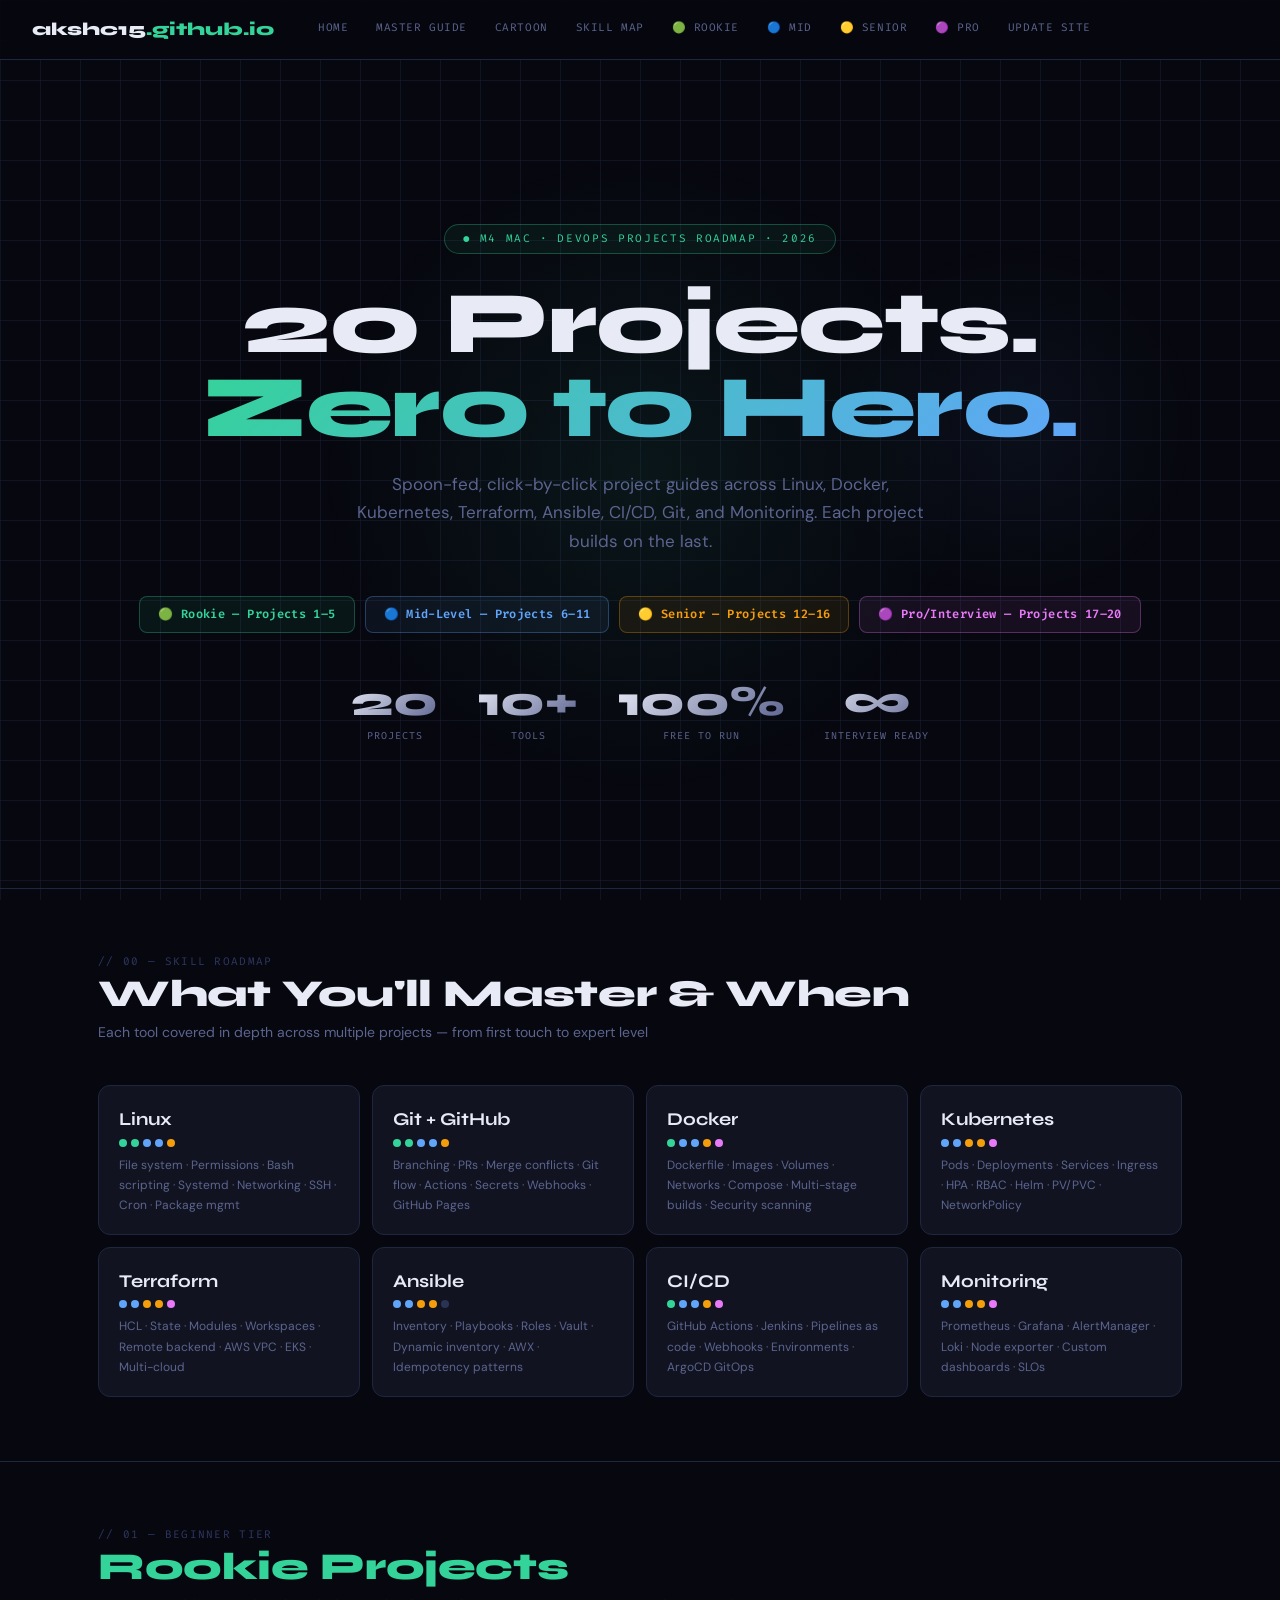
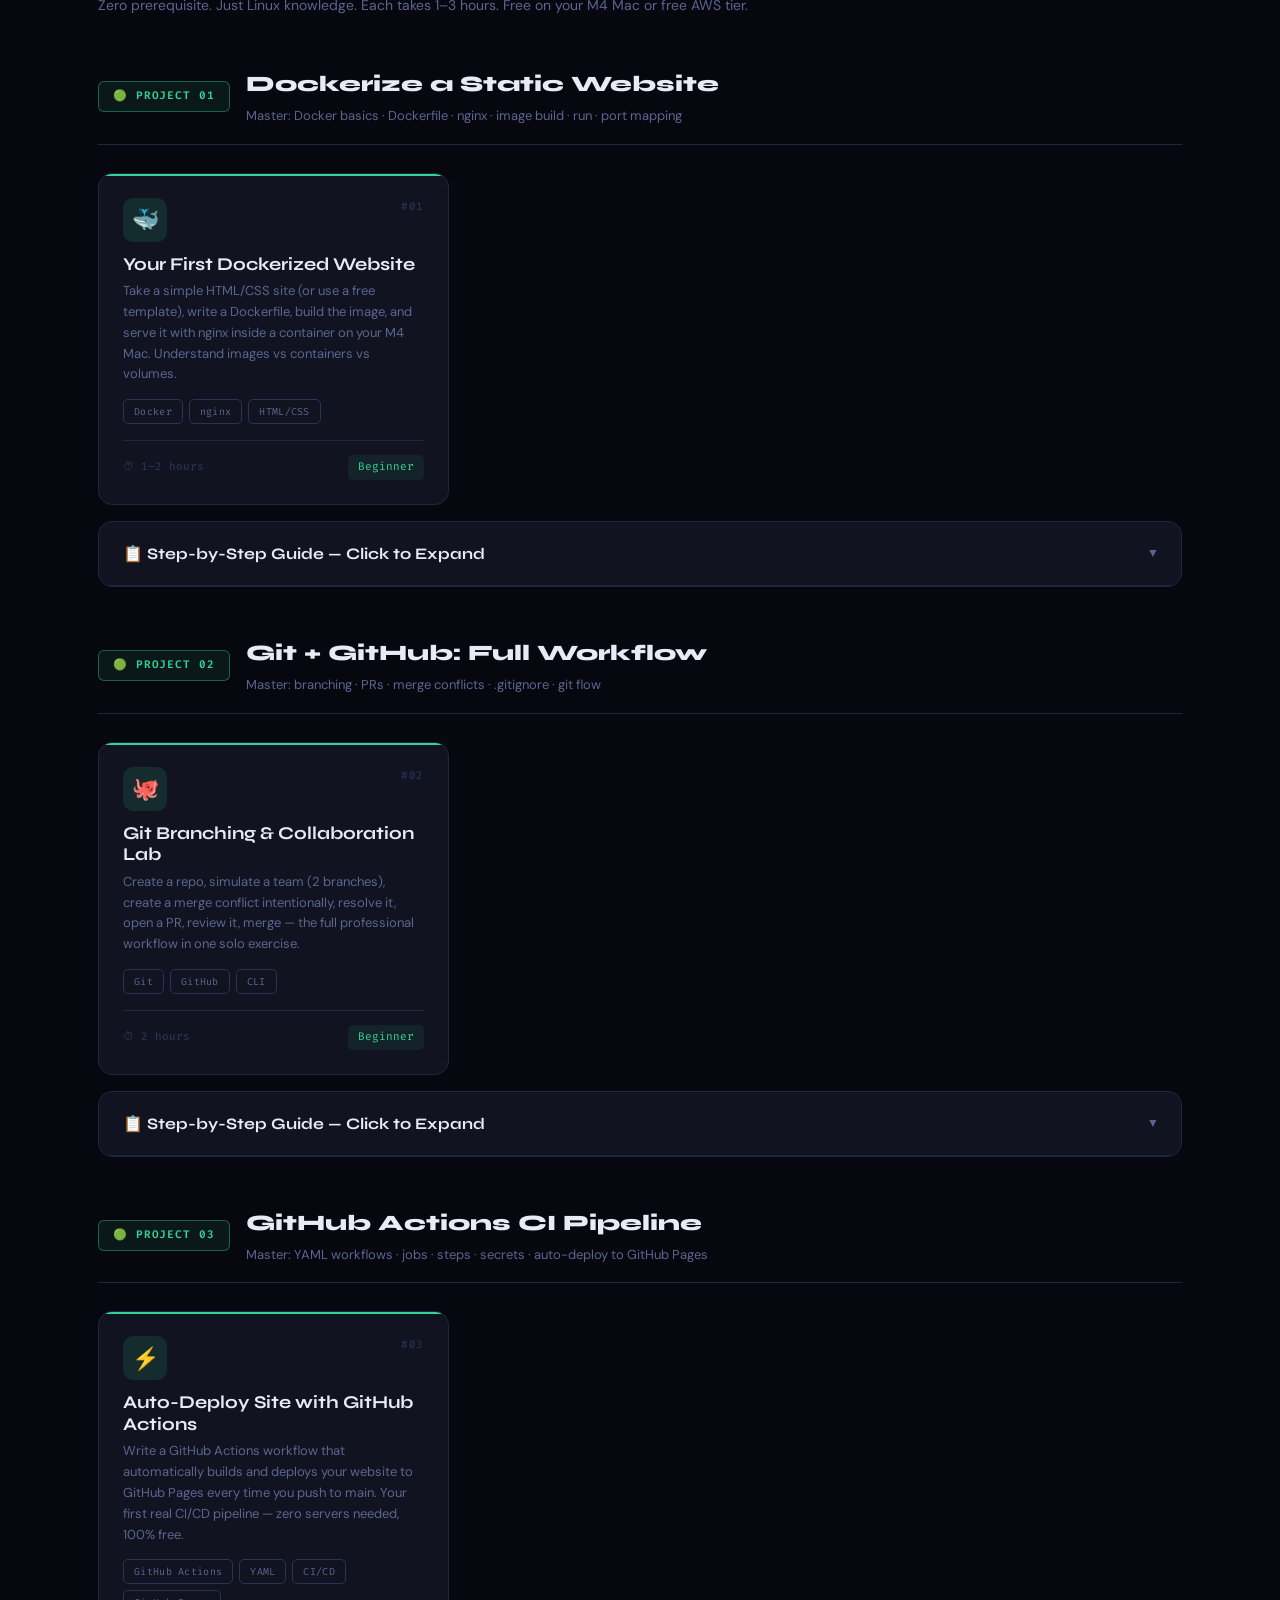
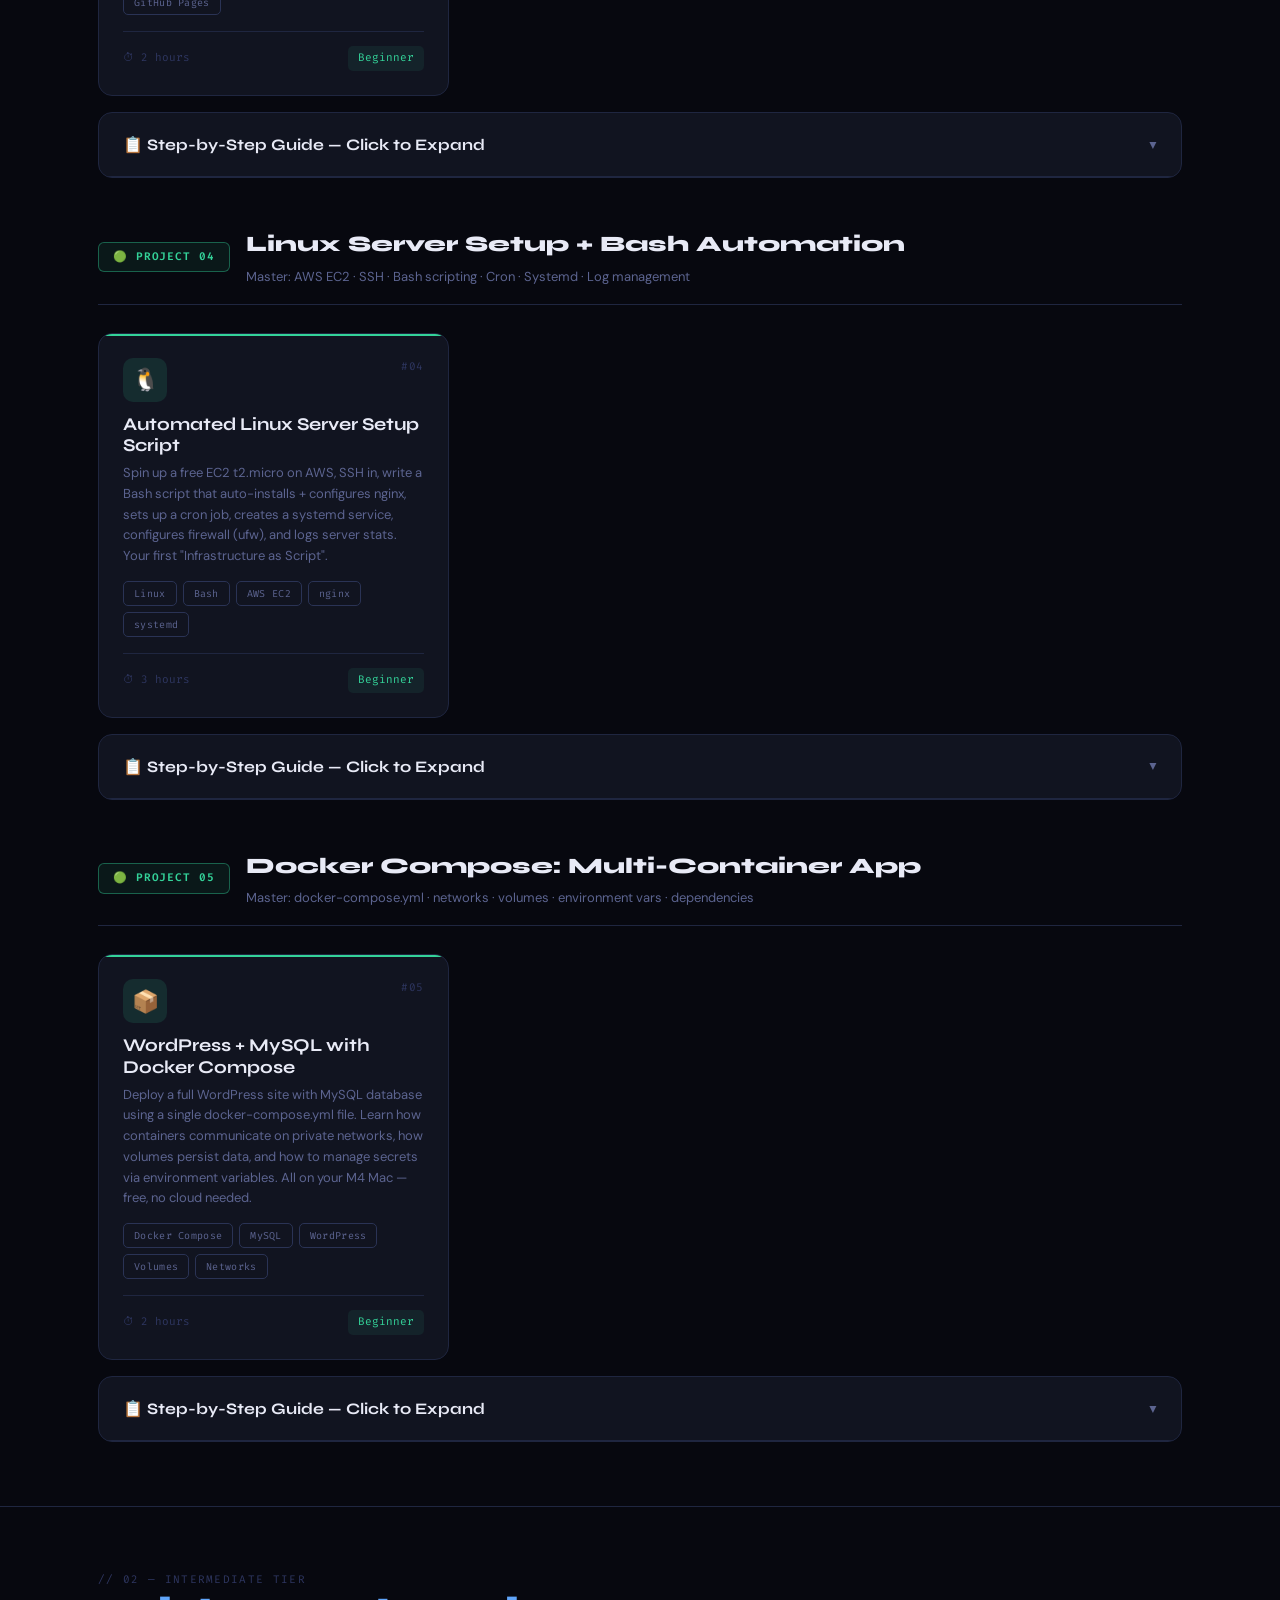
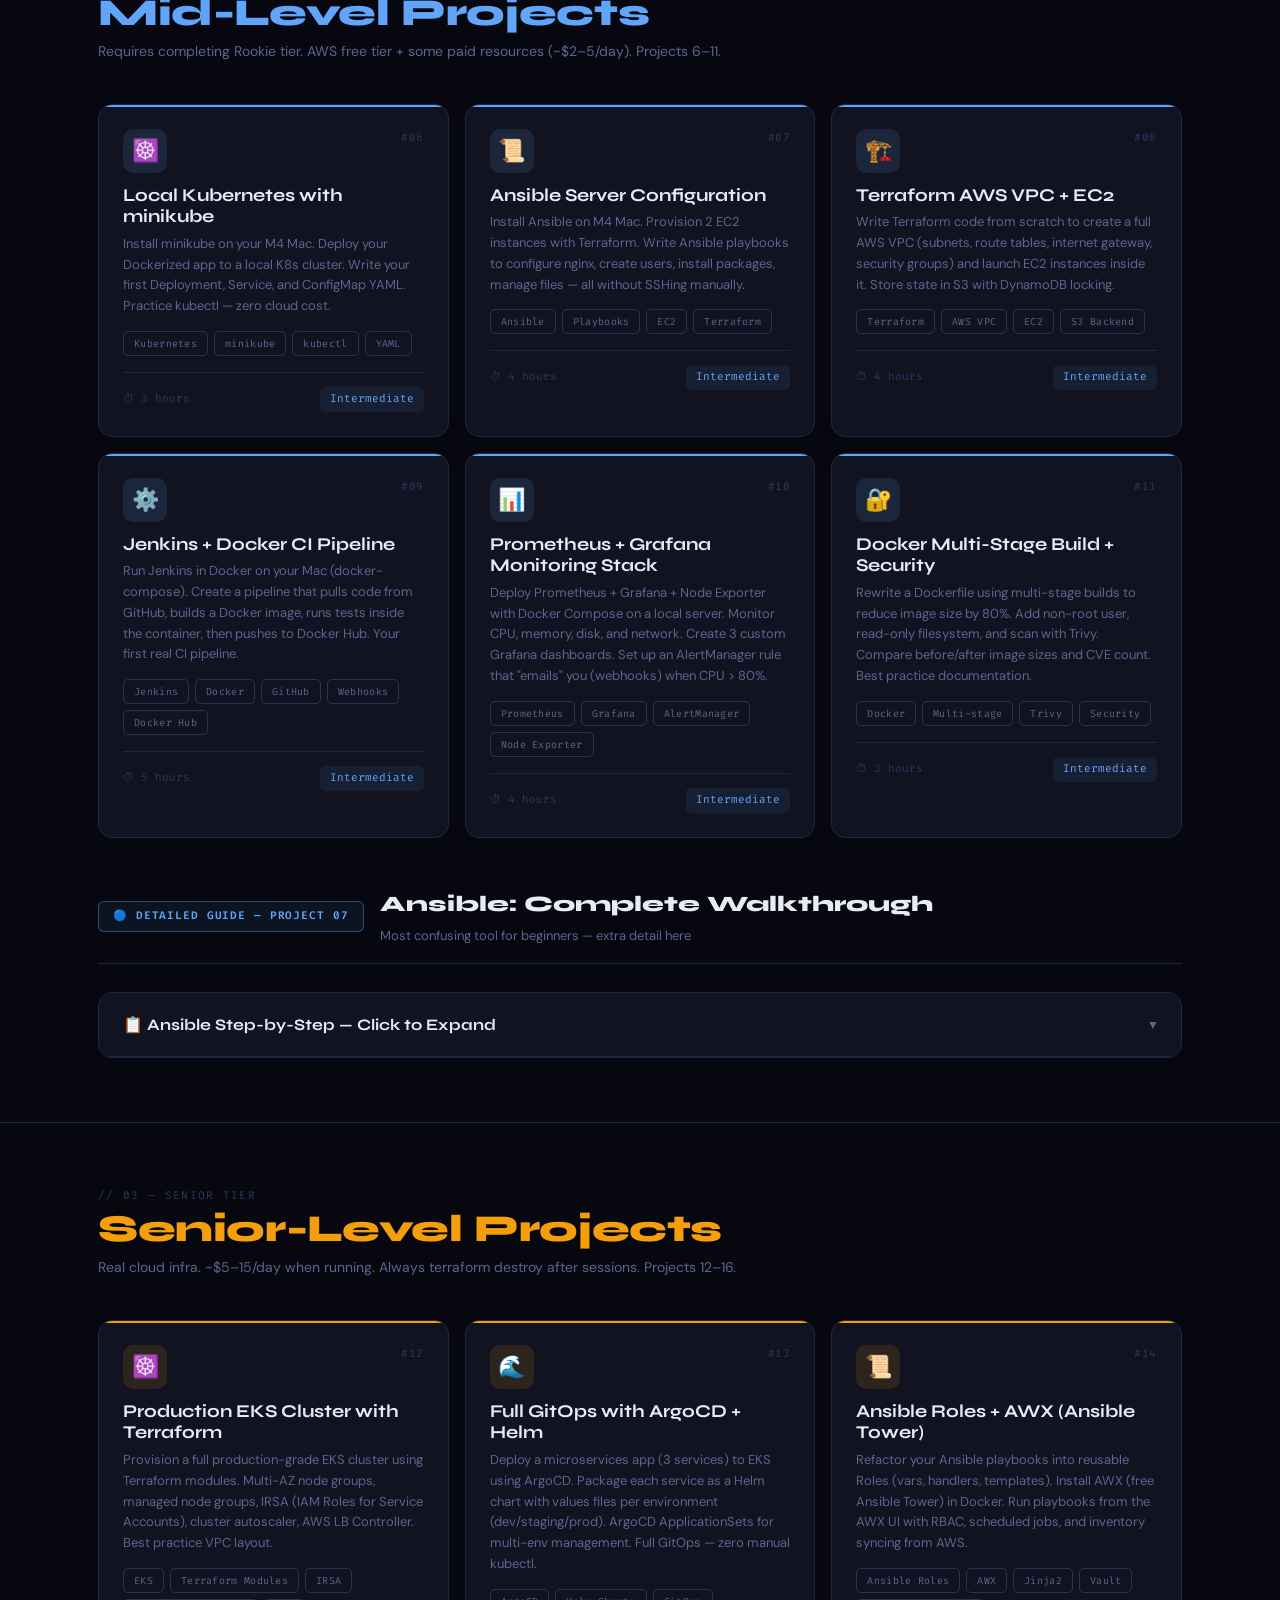
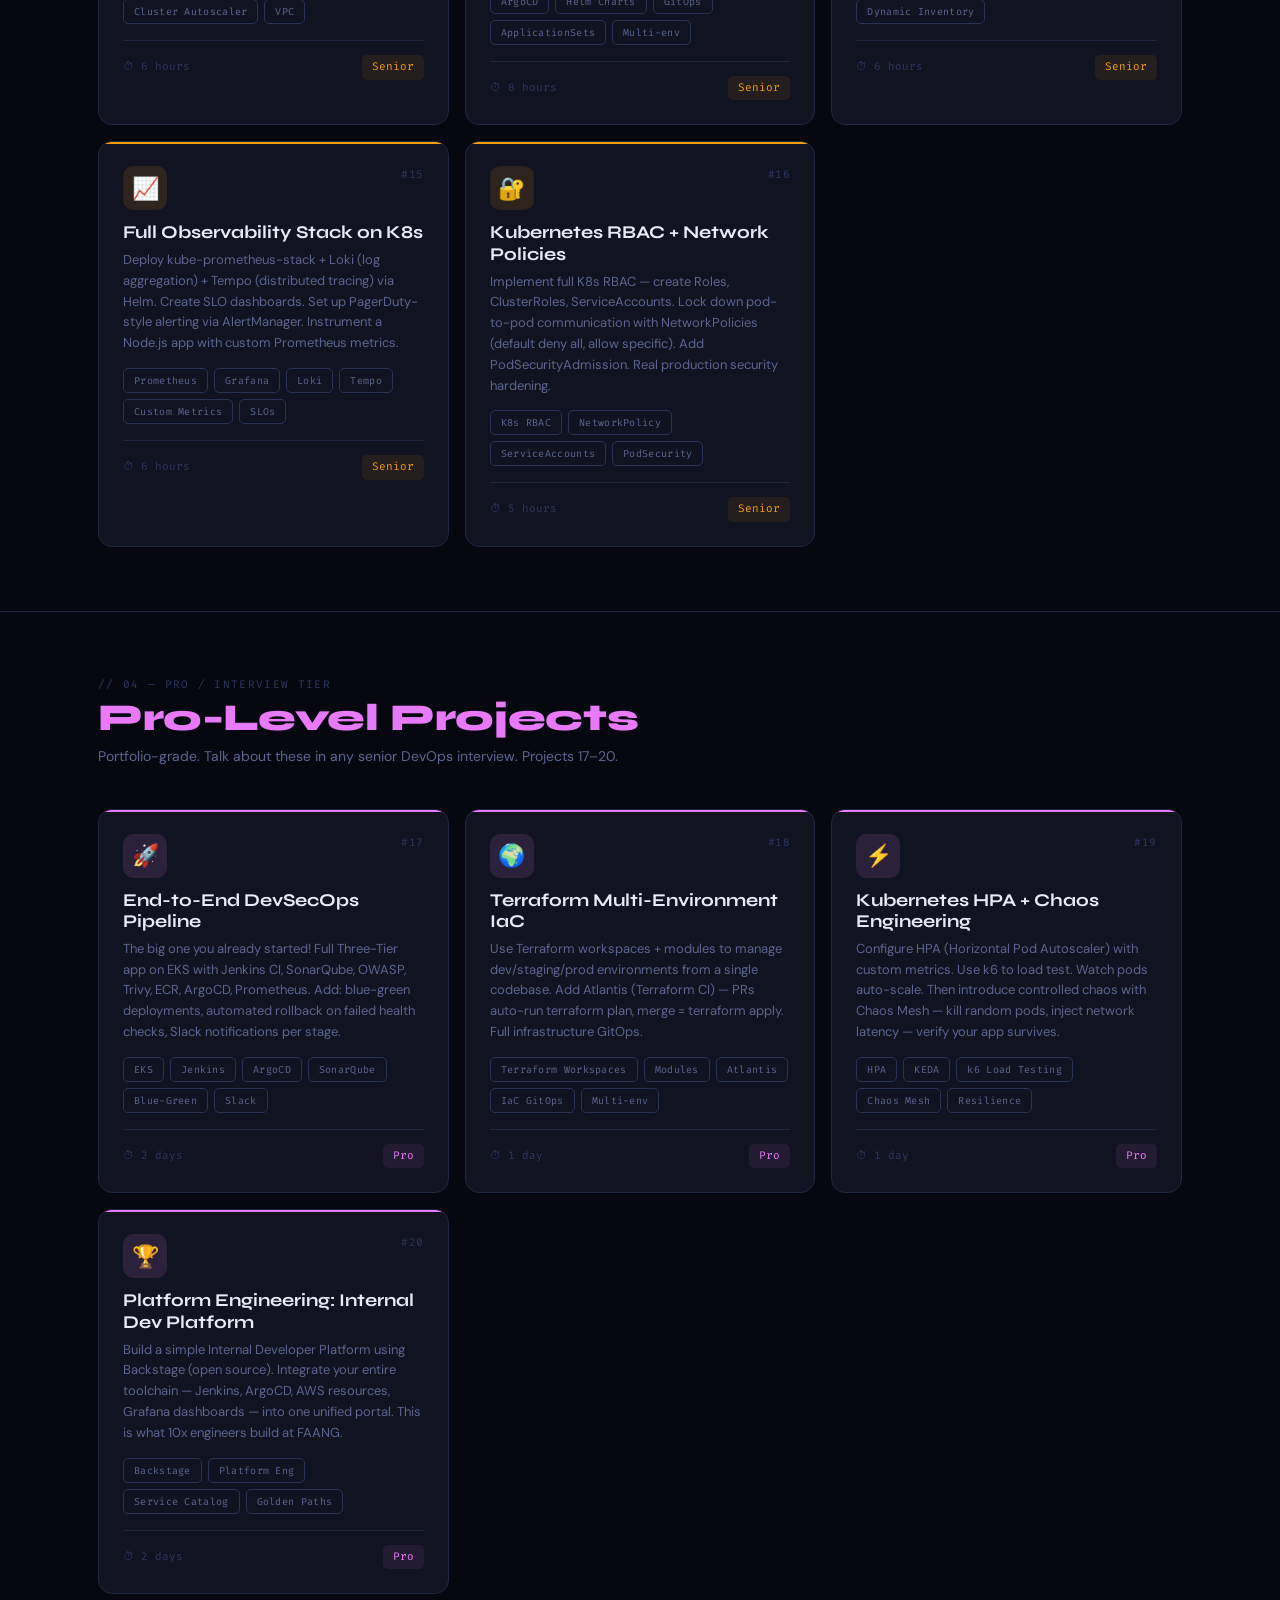
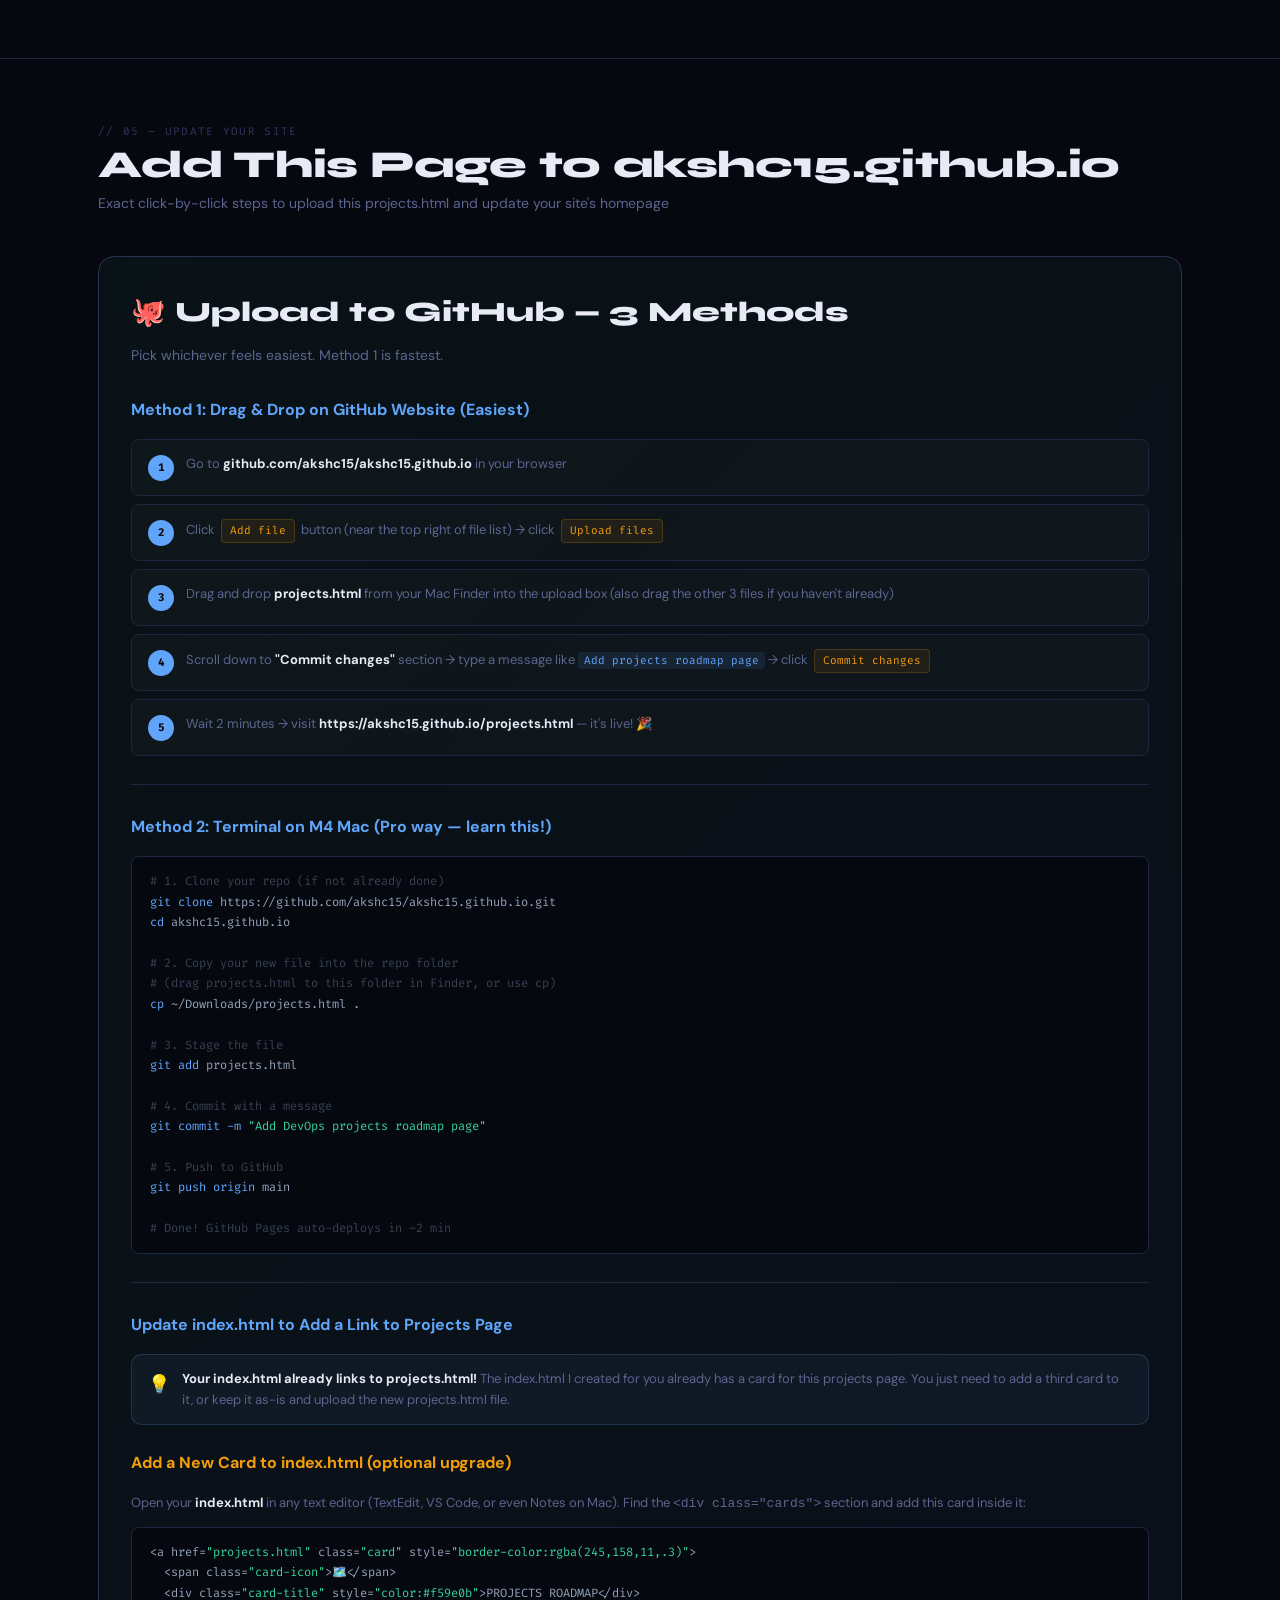
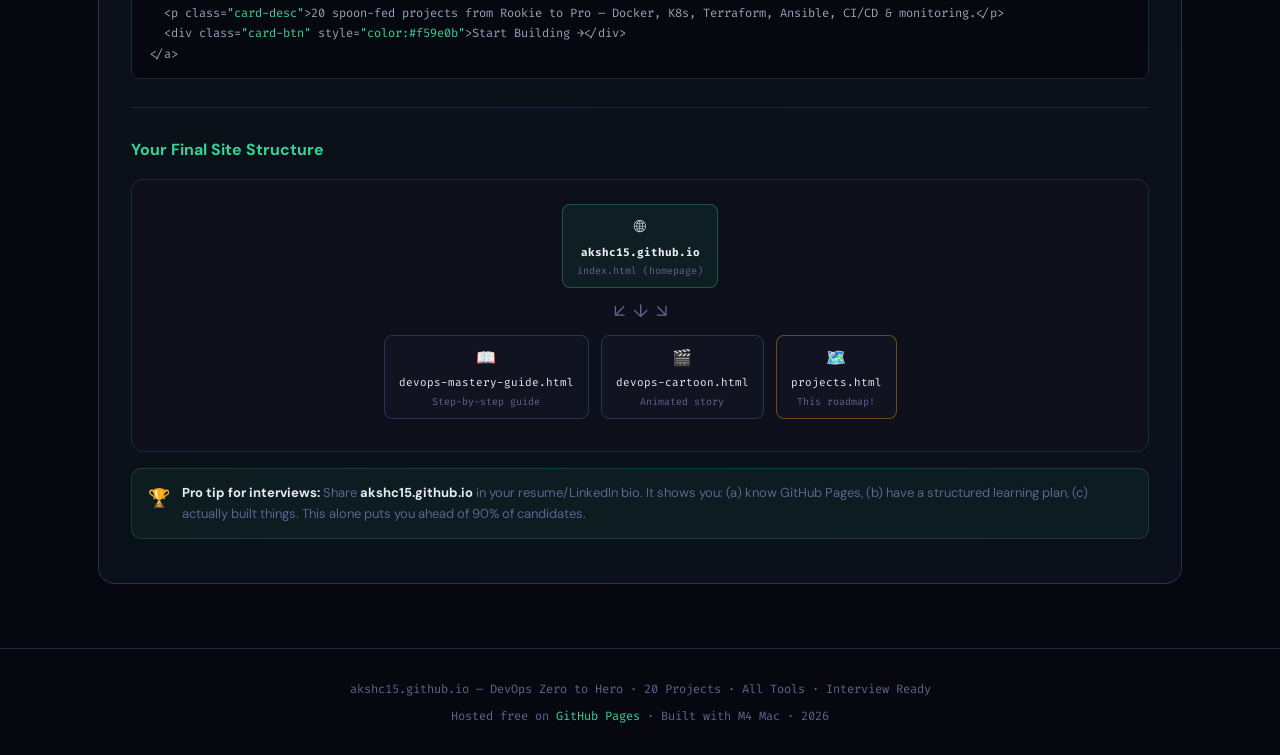
<file: projects.html>
<!DOCTYPE html>
<html lang="en">
<head>
<meta charset="UTF-8">
<meta name="viewport" content="width=device-width, initial-scale=1.0">
<title>DevOps Projects Roadmap — akshc15</title>
<link href="https://fonts.googleapis.com/css2?family=Syne:wght@400;700;800&family=Fira+Code:wght@400;600&family=DM+Sans:wght@300;400;500;700&display=swap" rel="stylesheet">
<style>
:root {
  --bg:       #07080f;
  --bg2:      #0d0f1a;
  --panel:    #111420;
  --border:   #1f2640;
  --border2:  #2a3355;
  --text:     #e8eaf6;
  --muted:    #5c6490;
  --dim:      #2e3660;

  /* tier colors */
  --rookie:   #34d399;
  --rookie-d: #065f46;
  --mid:      #60a5fa;
  --mid-d:    #1e3a8a;
  --senior:   #f59e0b;
  --senior-d: #78350f;
  --pro:      #e879f9;
  --pro-d:    #6b21a8;

  --display: 'Syne', sans-serif;
  --mono:    'Fira Code', monospace;
  --body:    'DM Sans', sans-serif;
}

*{margin:0;padding:0;box-sizing:border-box;}
html{scroll-behavior:smooth;}

body{
  background:var(--bg);
  color:var(--text);
  font-family:var(--body);
  font-size:15px;
  line-height:1.7;
  overflow-x:hidden;
}

/* ─── GRID BG ─── */
body::before{
  content:'';
  position:fixed;inset:0;
  background-image:
    linear-gradient(rgba(31,38,64,0.4) 1px,transparent 1px),
    linear-gradient(90deg,rgba(31,38,64,0.4) 1px,transparent 1px);
  background-size:40px 40px;
  pointer-events:none;z-index:0;
}

/* ─── NAV ─── */
nav{
  position:sticky;top:0;z-index:200;
  background:rgba(7,8,15,0.92);
  backdrop-filter:blur(16px);
  border-bottom:1px solid var(--border);
  padding:0 32px;
  display:flex;align-items:center;gap:0;
  overflow-x:auto;
}
nav .logo{
  font-family:var(--display);
  font-weight:800;font-size:18px;
  color:var(--text);
  margin-right:30px;
  white-space:nowrap;
  padding:14px 0;
  flex-shrink:0;
}
nav .logo span{color:var(--rookie);}
nav a{
  font-family:var(--mono);
  font-size:11px;
  letter-spacing:.05em;
  text-transform:uppercase;
  color:var(--muted);
  text-decoration:none;
  padding:16px 14px;
  border-bottom:2px solid transparent;
  transition:all .2s;
  white-space:nowrap;
}
nav a:hover{color:var(--text);border-bottom-color:var(--rookie);}

/* ─── HERO ─── */
.hero{
  position:relative;z-index:1;
  min-height:92vh;
  display:flex;flex-direction:column;
  align-items:center;justify-content:center;
  text-align:center;
  padding:60px 24px 40px;
  overflow:hidden;
}
.hero-glow{
  position:absolute;
  top:50%;left:50%;
  transform:translate(-50%,-50%);
  width:700px;height:700px;
  background:radial-gradient(circle,rgba(52,211,153,.07) 0%,transparent 65%);
  pointer-events:none;
}
.hero-glow2{
  position:absolute;
  top:20%;right:5%;
  width:400px;height:400px;
  background:radial-gradient(circle,rgba(96,165,250,.05) 0%,transparent 65%);
  pointer-events:none;
}

.eyebrow{
  font-family:var(--mono);
  font-size:11px;
  letter-spacing:.15em;
  text-transform:uppercase;
  color:var(--rookie);
  border:1px solid rgba(52,211,153,.3);
  background:rgba(52,211,153,.06);
  padding:5px 18px;
  border-radius:100px;
  margin-bottom:28px;
  display:inline-flex;align-items:center;gap:8px;
  animation:fadeUp .6s both;
}
.eyebrow::before{content:'●';animation:blink 1.4s infinite;}
@keyframes blink{0%,100%{opacity:1}50%{opacity:.2}}

.hero h1{
  font-family:var(--display);
  font-weight:800;
  font-size:clamp(44px,8vw,88px);
  line-height:.95;
  letter-spacing:-.02em;
  margin-bottom:20px;
  animation:fadeUp .6s .1s both;
}
.hero h1 em{
  font-style:normal;
  background:linear-gradient(135deg,var(--rookie),var(--mid));
  -webkit-background-clip:text;
  -webkit-text-fill-color:transparent;
  background-clip:text;
}
.hero-sub{
  color:var(--muted);
  font-size:17px;
  max-width:580px;
  margin-bottom:40px;
  animation:fadeUp .6s .2s both;
}

.tier-pills{
  display:flex;gap:10px;flex-wrap:wrap;justify-content:center;
  margin-bottom:48px;
  animation:fadeUp .6s .3s both;
}
.tier-pill{
  display:flex;align-items:center;gap:6px;
  font-family:var(--mono);font-size:12px;
  padding:7px 18px;border-radius:8px;
  border:1px solid;font-weight:600;
  letter-spacing:.03em;
}
.tp-rookie{color:var(--rookie);border-color:rgba(52,211,153,.3);background:rgba(52,211,153,.07);}
.tp-mid{color:var(--mid);border-color:rgba(96,165,250,.3);background:rgba(96,165,250,.07);}
.tp-senior{color:var(--senior);border-color:rgba(245,158,11,.3);background:rgba(245,158,11,.07);}
.tp-pro{color:var(--pro);border-color:rgba(232,121,249,.3);background:rgba(232,121,249,.07);}

.stat-strip{
  display:flex;gap:40px;flex-wrap:wrap;justify-content:center;
  animation:fadeUp .6s .4s both;
}
.stat-item{text-align:center;}
.stat-n{
  font-family:var(--display);
  font-size:42px;font-weight:800;
  background:linear-gradient(135deg,var(--text),var(--muted));
  -webkit-background-clip:text;-webkit-text-fill-color:transparent;
  background-clip:text;
  line-height:1;
}
.stat-l{
  font-family:var(--mono);font-size:10px;
  text-transform:uppercase;letter-spacing:.1em;
  color:var(--muted);margin-top:4px;
}

@keyframes fadeUp{from{opacity:0;transform:translateY(24px)}to{opacity:1;transform:translateY(0)}}

/* ─── SECTION ─── */
.section{
  position:relative;z-index:1;
  padding:64px 0;
  border-top:1px solid var(--border);
}
.container{max-width:1140px;margin:0 auto;padding:0 28px;}

.sec-header{
  display:flex;align-items:flex-end;gap:20px;
  margin-bottom:40px;
}
.sec-num{
  font-family:var(--mono);
  font-size:11px;letter-spacing:.12em;
  text-transform:uppercase;
  color:var(--dim);
  padding-bottom:4px;
}
.sec-title{
  font-family:var(--display);
  font-size:clamp(24px,4vw,38px);
  font-weight:800;letter-spacing:-.01em;
  line-height:1;
}
.sec-desc{color:var(--muted);margin-top:8px;font-size:14px;}

/* ─── TIER HEADER ─── */
.tier-header{
  display:flex;align-items:center;gap:16px;
  margin-bottom:28px;margin-top:48px;
  padding-bottom:16px;
  border-bottom:1px solid var(--border);
}
.tier-badge{
  font-family:var(--mono);font-size:11px;
  letter-spacing:.08em;text-transform:uppercase;
  padding:5px 14px;border-radius:6px;
  font-weight:600;border:1px solid;
  flex-shrink:0;
}
.tb-rookie{color:var(--rookie);border-color:rgba(52,211,153,.4);background:rgba(52,211,153,.08);}
.tb-mid{color:var(--mid);border-color:rgba(96,165,250,.4);background:rgba(96,165,250,.08);}
.tb-senior{color:var(--senior);border-color:rgba(245,158,11,.4);background:rgba(245,158,11,.08);}
.tb-pro{color:var(--pro);border-color:rgba(232,121,249,.4);background:rgba(232,121,249,.08);}

.tier-title{
  font-family:var(--display);
  font-size:22px;font-weight:800;
}
.tier-sub{color:var(--muted);font-size:13px;margin-top:2px;}

/* ─── PROJECT CARD ─── */
.projects-grid{
  display:grid;
  grid-template-columns:repeat(auto-fill,minmax(320px,1fr));
  gap:16px;
}

.proj-card{
  background:var(--panel);
  border:1px solid var(--border);
  border-radius:14px;
  padding:24px;
  position:relative;
  overflow:hidden;
  transition:all .25s;
  cursor:default;
}
.proj-card::before{
  content:'';
  position:absolute;top:0;left:0;right:0;height:2px;
  border-radius:14px 14px 0 0;
}
.proj-card.rookie::before{background:var(--rookie);}
.proj-card.mid::before{background:var(--mid);}
.proj-card.senior::before{background:var(--senior);}
.proj-card.pro::before{background:var(--pro);}
.proj-card:hover{
  transform:translateY(-4px);
  border-color:var(--border2);
  box-shadow:0 20px 60px rgba(0,0,0,.4);
}

.proj-header{
  display:flex;align-items:flex-start;
  justify-content:space-between;gap:12px;
  margin-bottom:12px;
}
.proj-icon{
  width:44px;height:44px;border-radius:10px;
  display:flex;align-items:center;justify-content:center;
  font-size:22px;flex-shrink:0;
}
.pi-rookie{background:rgba(52,211,153,.12);}
.pi-mid{background:rgba(96,165,250,.12);}
.pi-senior{background:rgba(245,158,11,.12);}
.pi-pro{background:rgba(232,121,249,.12);}

.proj-num{
  font-family:var(--mono);font-size:11px;
  color:var(--dim);letter-spacing:.05em;
}

.proj-title{
  font-family:var(--display);
  font-size:18px;font-weight:700;
  margin-bottom:6px;line-height:1.2;
}
.proj-desc{
  color:var(--muted);font-size:13px;
  line-height:1.6;margin-bottom:14px;
}

.tech-tags{
  display:flex;flex-wrap:wrap;gap:6px;
  margin-bottom:16px;
}
.tag{
  font-family:var(--mono);font-size:10px;
  padding:3px 10px;border-radius:5px;
  border:1px solid var(--border2);
  color:var(--muted);
  letter-spacing:.03em;
}

.proj-meta{
  display:flex;align-items:center;
  justify-content:space-between;
  padding-top:14px;
  border-top:1px solid var(--border);
}
.meta-time{
  font-family:var(--mono);font-size:11px;
  color:var(--dim);
  display:flex;align-items:center;gap:5px;
}
.meta-diff{
  font-family:var(--mono);font-size:11px;
  padding:3px 10px;border-radius:5px;
}
.md-rookie{color:var(--rookie);background:rgba(52,211,153,.08);}
.md-mid{color:var(--mid);background:rgba(96,165,250,.08);}
.md-senior{color:var(--senior);background:rgba(245,158,11,.08);}
.md-pro{color:var(--pro);background:rgba(232,121,249,.08);}

/* ─── STEP GUIDE ─── */
.step-guide{
  background:var(--panel);
  border:1px solid var(--border);
  border-radius:14px;
  overflow:hidden;
  margin-top:16px;
}
.step-guide-header{
  padding:18px 24px;
  border-bottom:1px solid var(--border);
  display:flex;align-items:center;gap:12px;
  cursor:pointer;
  user-select:none;
  transition:background .2s;
}
.step-guide-header:hover{background:rgba(255,255,255,.02);}
.sgh-title{
  font-family:var(--display);
  font-size:16px;font-weight:700;flex:1;
}
.sgh-toggle{
  font-family:var(--mono);font-size:13px;
  color:var(--muted);transition:transform .3s;
}
.step-guide-body{
  display:none;
  padding:24px;
}
.step-guide-body.open{display:block;}

.steps-list{
  display:flex;flex-direction:column;gap:0;
}
.step-item{
  display:grid;
  grid-template-columns:32px 1fr;
  gap:0 16px;
  position:relative;
}
.step-item:not(:last-child) .step-line{
  position:absolute;
  left:15px;top:36px;bottom:0;
  width:2px;
  background:linear-gradient(to bottom,var(--border2),transparent);
}
.step-dot{
  width:32px;height:32px;
  border-radius:50%;
  background:var(--bg2);
  border:2px solid var(--border2);
  display:flex;align-items:center;justify-content:center;
  font-family:var(--mono);font-size:11px;
  font-weight:700;
  color:var(--rookie);
  flex-shrink:0;margin-top:2px;
}
.step-body{
  padding-bottom:24px;
}
.step-title{
  font-weight:700;font-size:14px;
  margin-bottom:4px;
}
.step-desc{
  color:var(--muted);font-size:13px;
  line-height:1.65;
}
.step-desc strong{color:var(--text);}

/* ─── CODE ─── */
.code{
  background:#060810;
  border:1px solid var(--border);
  border-radius:8px;
  padding:14px 18px;
  font-family:var(--mono);
  font-size:12px;
  color:#94a3b8;
  margin:10px 0;
  overflow-x:auto;
  line-height:1.7;
}
.code .c{color:#374151;}
.code .k{color:#818cf8;}
.code .s{color:var(--rookie);}
.code .f{color:var(--senior);}
.code .cmd{color:var(--mid);}

/* ─── CLICK GUIDE ─── */
.click-step{
  display:flex;align-items:flex-start;gap:12px;
  background:rgba(255,255,255,.02);
  border:1px solid var(--border);
  border-radius:8px;
  padding:14px 16px;
  margin:8px 0;
}
.click-num{
  width:26px;height:26px;border-radius:50%;
  background:var(--mid);
  display:flex;align-items:center;justify-content:center;
  font-family:var(--mono);font-size:11px;
  font-weight:700;color:var(--bg);
  flex-shrink:0;margin-top:1px;
}
.click-text{
  font-size:13px;color:var(--muted);
  line-height:1.6;
}
.click-text strong{color:var(--text);}
.click-text code{
  font-family:var(--mono);font-size:11px;
  background:rgba(96,165,250,.1);
  color:var(--mid);
  padding:1px 6px;border-radius:4px;
}
.click-arrow{
  display:inline-flex;align-items:center;gap:4px;
  font-family:var(--mono);font-size:11px;
  color:var(--senior);
  background:rgba(245,158,11,.08);
  border:1px solid rgba(245,158,11,.2);
  padding:2px 8px;border-radius:4px;
  margin:0 3px;
}

/* ─── DIAGRAM ─── */
.diagram{
  background:var(--bg2);
  border:1px solid var(--border);
  border-radius:12px;
  padding:24px;
  margin:16px 0;
  overflow-x:auto;
}
.dia-row{
  display:flex;align-items:center;
  justify-content:center;
  gap:4px;flex-wrap:wrap;
  margin-bottom:8px;
}
.dia-box{
  background:var(--panel);
  border:1px solid var(--border2);
  border-radius:8px;
  padding:8px 14px;
  font-family:var(--mono);font-size:11px;
  text-align:center;
  min-width:80px;
}
.dia-box .di{font-size:16px;display:block;margin-bottom:3px;}
.dia-box .dl{color:var(--muted);font-size:10px;}
.dia-arr{color:var(--muted);font-size:18px;padding:0 2px;}

/* ─── INFO BOX ─── */
.info{
  display:flex;gap:12px;
  border-radius:10px;
  padding:14px 16px;
  margin:12px 0;
  font-size:13px;
  line-height:1.6;
}
.info.tip{background:rgba(52,211,153,.06);border:1px solid rgba(52,211,153,.2);}
.info.warn{background:rgba(245,158,11,.06);border:1px solid rgba(245,158,11,.2);}
.info.note{background:rgba(96,165,250,.06);border:1px solid rgba(96,165,250,.2);}
.info-icon{font-size:18px;flex-shrink:0;margin-top:1px;}
.info-text{color:var(--muted);}
.info-text strong{color:var(--text);}

/* ─── GITHUB UPDATE SECTION ─── */
.github-guide{
  background:linear-gradient(135deg,rgba(52,211,153,.05),rgba(96,165,250,.05));
  border:1px solid var(--border2);
  border-radius:16px;
  padding:32px;
  margin-top:32px;
}
.gh-title{
  font-family:var(--display);
  font-size:28px;font-weight:800;
  margin-bottom:8px;
}
.gh-sub{color:var(--muted);margin-bottom:28px;font-size:14px;}

/* ─── SKILL ROADMAP ─── */
.roadmap-track{
  display:grid;
  grid-template-columns:repeat(auto-fill,minmax(240px,1fr));
  gap:12px;
  margin-top:20px;
}
.road-item{
  background:var(--panel);
  border:1px solid var(--border);
  border-radius:12px;
  padding:18px 20px;
}
.road-tool{
  font-family:var(--display);
  font-size:18px;font-weight:700;
  margin-bottom:4px;
}
.road-level{
  display:flex;gap:4px;margin-bottom:8px;
}
.road-dot{
  width:8px;height:8px;border-radius:50%;
  background:var(--border2);
}
.road-dot.fill-rookie{background:var(--rookie);}
.road-dot.fill-mid{background:var(--mid);}
.road-dot.fill-senior{background:var(--senior);}
.road-dot.fill-pro{background:var(--pro);}
.road-topics{
  font-size:12px;color:var(--muted);
  line-height:1.7;
}

/* ─── SCROLLBAR ─── */
::-webkit-scrollbar{width:5px;height:5px;}
::-webkit-scrollbar-track{background:var(--bg);}
::-webkit-scrollbar-thumb{background:var(--border2);border-radius:3px;}

/* ─── FOOTER ─── */
footer{
  position:relative;z-index:1;
  border-top:1px solid var(--border);
  padding:30px 28px;
  text-align:center;
  font-family:var(--mono);font-size:12px;
  color:var(--muted);
}
footer a{color:var(--rookie);text-decoration:none;}

h3{font-size:16px;font-weight:700;margin-bottom:10px;}
h4{font-family:var(--mono);font-size:12px;text-transform:uppercase;letter-spacing:.08em;color:var(--muted);margin-bottom:8px;}
p{color:var(--muted);margin-bottom:10px;font-size:14px;}
ul{color:var(--muted);padding-left:18px;margin-bottom:10px;}
ul li{margin-bottom:3px;font-size:13px;}
ul li strong{color:var(--text);}
</style>
</head>
<body>

<!-- NAV -->
<nav>
  <div class="logo">akshc15<span>.github.io</span></div>
  <a href="index.html">Home</a>
  <a href="devops-mastery-guide.html">Master Guide</a>
  <a href="devops-cartoon.html">Cartoon</a>
  <a href="#roadmap">Skill Map</a>
  <a href="#rookie">🟢 Rookie</a>
  <a href="#mid">🔵 Mid</a>
  <a href="#senior">🟡 Senior</a>
  <a href="#pro">🟣 Pro</a>
  <a href="#github-update">Update Site</a>
</nav>

<!-- HERO -->
<section class="hero">
  <div class="hero-glow"></div>
  <div class="hero-glow2"></div>
  <div class="eyebrow">M4 Mac · DevOps Projects Roadmap · 2026</div>
  <h1>20 Projects.<br><em>Zero to Hero.</em></h1>
  <p class="hero-sub">Spoon-fed, click-by-click project guides across Linux, Docker, Kubernetes, Terraform, Ansible, CI/CD, Git, and Monitoring. Each project builds on the last.</p>
  <div class="tier-pills">
    <div class="tier-pill tp-rookie">🟢 Rookie — Projects 1–5</div>
    <div class="tier-pill tp-mid">🔵 Mid-Level — Projects 6–11</div>
    <div class="tier-pill tp-senior">🟡 Senior — Projects 12–16</div>
    <div class="tier-pill tp-pro">🟣 Pro/Interview — Projects 17–20</div>
  </div>
  <div class="stat-strip">
    <div class="stat-item"><div class="stat-n">20</div><div class="stat-l">Projects</div></div>
    <div class="stat-item"><div class="stat-n">10+</div><div class="stat-l">Tools</div></div>
    <div class="stat-item"><div class="stat-n">100%</div><div class="stat-l">Free to Run</div></div>
    <div class="stat-item"><div class="stat-n">∞</div><div class="stat-l">Interview Ready</div></div>
  </div>
</section>

<!-- ═══════════════════════════════════════════════ -->
<!-- SKILL ROADMAP -->
<!-- ═══════════════════════════════════════════════ -->
<section class="section" id="roadmap">
  <div class="container">
    <div class="sec-header">
      <div>
        <div class="sec-num">// 00 — skill roadmap</div>
        <div class="sec-title">What You'll Master & When</div>
        <div class="sec-desc">Each tool covered in depth across multiple projects — from first touch to expert level</div>
      </div>
    </div>
    <div class="roadmap-track">
      <div class="road-item">
        <div class="road-tool">Linux</div>
        <div class="road-level">
          <div class="road-dot fill-rookie"></div><div class="road-dot fill-rookie"></div>
          <div class="road-dot fill-mid"></div><div class="road-dot fill-mid"></div>
          <div class="road-dot fill-senior"></div>
        </div>
        <div class="road-topics">File system · Permissions · Bash scripting · Systemd · Networking · SSH · Cron · Package mgmt</div>
      </div>
      <div class="road-item">
        <div class="road-tool">Git + GitHub</div>
        <div class="road-level">
          <div class="road-dot fill-rookie"></div><div class="road-dot fill-rookie"></div>
          <div class="road-dot fill-mid"></div><div class="road-dot fill-mid"></div>
          <div class="road-dot fill-senior"></div>
        </div>
        <div class="road-topics">Branching · PRs · Merge conflicts · Git flow · Actions · Secrets · Webhooks · GitHub Pages</div>
      </div>
      <div class="road-item">
        <div class="road-tool">Docker</div>
        <div class="road-level">
          <div class="road-dot fill-rookie"></div><div class="road-dot fill-mid"></div>
          <div class="road-dot fill-mid"></div><div class="road-dot fill-senior"></div>
          <div class="road-dot fill-pro"></div>
        </div>
        <div class="road-topics">Dockerfile · Images · Volumes · Networks · Compose · Multi-stage builds · Security scanning</div>
      </div>
      <div class="road-item">
        <div class="road-tool">Kubernetes</div>
        <div class="road-level">
          <div class="road-dot fill-mid"></div><div class="road-dot fill-mid"></div>
          <div class="road-dot fill-senior"></div><div class="road-dot fill-senior"></div>
          <div class="road-dot fill-pro"></div>
        </div>
        <div class="road-topics">Pods · Deployments · Services · Ingress · HPA · RBAC · Helm · PV/PVC · NetworkPolicy</div>
      </div>
      <div class="road-item">
        <div class="road-tool">Terraform</div>
        <div class="road-level">
          <div class="road-dot fill-mid"></div><div class="road-dot fill-mid"></div>
          <div class="road-dot fill-senior"></div><div class="road-dot fill-senior"></div>
          <div class="road-dot fill-pro"></div>
        </div>
        <div class="road-topics">HCL · State · Modules · Workspaces · Remote backend · AWS VPC · EKS · Multi-cloud</div>
      </div>
      <div class="road-item">
        <div class="road-tool">Ansible</div>
        <div class="road-level">
          <div class="road-dot fill-mid"></div><div class="road-dot fill-mid"></div>
          <div class="road-dot fill-senior"></div><div class="road-dot fill-senior"></div>
          <div class="road-dot"></div>
        </div>
        <div class="road-topics">Inventory · Playbooks · Roles · Vault · Dynamic inventory · AWX · Idempotency patterns</div>
      </div>
      <div class="road-item">
        <div class="road-tool">CI/CD</div>
        <div class="road-level">
          <div class="road-dot fill-rookie"></div><div class="road-dot fill-mid"></div>
          <div class="road-dot fill-mid"></div><div class="road-dot fill-senior"></div>
          <div class="road-dot fill-pro"></div>
        </div>
        <div class="road-topics">GitHub Actions · Jenkins · Pipelines as code · Webhooks · Environments · ArgoCD GitOps</div>
      </div>
      <div class="road-item">
        <div class="road-tool">Monitoring</div>
        <div class="road-level">
          <div class="road-dot fill-mid"></div><div class="road-dot fill-mid"></div>
          <div class="road-dot fill-senior"></div><div class="road-dot fill-senior"></div>
          <div class="road-dot fill-pro"></div>
        </div>
        <div class="road-topics">Prometheus · Grafana · AlertManager · Loki · Node exporter · Custom dashboards · SLOs</div>
      </div>
    </div>
  </div>
</section>

<!-- ═══════════════════════════════════════════════ -->
<!-- ROOKIE TIER -->
<!-- ═══════════════════════════════════════════════ -->
<section class="section" id="rookie">
  <div class="container">
    <div class="sec-header">
      <div>
        <div class="sec-num">// 01 — beginner tier</div>
        <div class="sec-title" style="color:var(--rookie)">Rookie Projects</div>
        <div class="sec-desc">Zero prerequisite. Just Linux knowledge. Each takes 1–3 hours. Free on your M4 Mac or free AWS tier.</div>
      </div>
    </div>

    <!-- PROJECT 1 -->
    <div class="tier-header">
      <div class="tier-badge tb-rookie">🟢 Project 01</div>
      <div>
        <div class="tier-title">Dockerize a Static Website</div>
        <div class="tier-sub">Master: Docker basics · Dockerfile · nginx · image build · run · port mapping</div>
      </div>
    </div>

    <div class="projects-grid">
      <div class="proj-card rookie">
        <div class="proj-header">
          <div class="proj-icon pi-rookie">🐳</div>
          <div class="proj-num">#01</div>
        </div>
        <div class="proj-title">Your First Dockerized Website</div>
        <div class="proj-desc">Take a simple HTML/CSS site (or use a free template), write a Dockerfile, build the image, and serve it with nginx inside a container on your M4 Mac. Understand images vs containers vs volumes.</div>
        <div class="tech-tags">
          <span class="tag">Docker</span><span class="tag">nginx</span><span class="tag">HTML/CSS</span>
        </div>
        <div class="proj-meta">
          <div class="meta-time">⏱ 1–2 hours</div>
          <div class="meta-diff md-rookie">Beginner</div>
        </div>
      </div>
    </div>

    <div class="step-guide">
      <div class="step-guide-header" onclick="toggleGuide(this)">
        <div class="sgh-title">📋 Step-by-Step Guide — Click to Expand</div>
        <div class="sgh-toggle">▼</div>
      </div>
      <div class="step-guide-body">
        <div class="info note"><span class="info-icon">💡</span><div class="info-text"><strong>What you need:</strong> Docker Desktop installed on M4 Mac. If not: go to <strong>docker.com/products/docker-desktop</strong> → Download for Mac (Apple Silicon) → install → open it.</div></div>

        <div class="steps-list">
          <div class="step-item">
            <div><div class="step-dot">1</div><div class="step-line"></div></div>
            <div class="step-body">
              <div class="step-title">Create your project folder</div>
              <div class="step-desc">Open Terminal on your M4 Mac and run:</div>
              <div class="code"><span class="cmd">mkdir</span> my-docker-site && <span class="cmd">cd</span> my-docker-site<br><span class="cmd">mkdir</span> html<br><span class="cmd">nano</span> html/index.html</div>
              <div class="step-desc">In nano, type a simple HTML page, then press <strong>Ctrl+X → Y → Enter</strong> to save.</div>
            </div>
          </div>
          <div class="step-item">
            <div><div class="step-dot">2</div><div class="step-line"></div></div>
            <div class="step-body">
              <div class="step-title">Write the Dockerfile</div>
              <div class="step-desc">In the <code>my-docker-site</code> folder, create a file called <strong>Dockerfile</strong> (no extension):</div>
              <div class="code"><span class="c"># Base image — nginx web server on Alpine Linux (tiny, 5MB)</span><br><span class="k">FROM</span> <span class="s">nginx:alpine</span><br><br><span class="c"># Copy our HTML files into nginx's web root</span><br><span class="k">COPY</span> html/ /usr/share/nginx/html/<br><br><span class="c"># Expose port 80 (nginx default)</span><br><span class="k">EXPOSE</span> 80</div>
            </div>
          </div>
          <div class="step-item">
            <div><div class="step-dot">3</div><div class="step-line"></div></div>
            <div class="step-body">
              <div class="step-title">Build the Docker image</div>
              <div class="code"><span class="c"># Build image, tag it "mysite:v1"</span><br><span class="cmd">docker build</span> <span class="f">-t</span> mysite:v1 .<br><br><span class="c"># Verify image was created</span><br><span class="cmd">docker images</span></div>
              <div class="step-desc">You should see <strong>mysite</strong> in the list with tag <strong>v1</strong>.</div>
            </div>
          </div>
          <div class="step-item">
            <div><div class="step-dot">4</div><div class="step-line"></div></div>
            <div class="step-body">
              <div class="step-title">Run the container</div>
              <div class="code"><span class="cmd">docker run</span> <span class="f">-d</span> <span class="f">-p</span> <span class="s">8080:80</span> <span class="f">--name</span> my-website mysite:v1<br><br><span class="c"># -d = run in background (detached)</span><br><span class="c"># -p 8080:80 = map Mac port 8080 → container port 80</span><br><span class="c"># --name = give it a friendly name</span></div>
              <div class="step-desc">Open browser → <strong>http://localhost:8080</strong> → you see your site! 🎉</div>
            </div>
          </div>
          <div class="step-item">
            <div><div class="step-dot">5</div></div>
            <div class="step-body">
              <div class="step-title">Explore & learn essential Docker commands</div>
              <div class="code"><span class="cmd">docker ps</span>              <span class="c"># list running containers</span><br><span class="cmd">docker ps -a</span>           <span class="c"># all containers (including stopped)</span><br><span class="cmd">docker logs</span> my-website  <span class="c"># see nginx access logs</span><br><span class="cmd">docker exec -it</span> my-website sh  <span class="c"># get a shell INSIDE the container</span><br><span class="cmd">docker stop</span> my-website   <span class="c"># stop it</span><br><span class="cmd">docker rm</span> my-website     <span class="c"># delete container</span><br><span class="cmd">docker rmi</span> mysite:v1     <span class="c"># delete image</span></div>
              <div class="info tip"><span class="info-icon">🏆</span><div class="info-text"><strong>Interview win:</strong> "I Dockerized a static site using nginx:alpine — kept image size under 10MB using multi-stage build best practices. Container ran with non-root user for security."</div></div>
            </div>
          </div>
        </div>
      </div>
    </div>

    <!-- PROJECT 2 -->
    <div class="tier-header">
      <div class="tier-badge tb-rookie">🟢 Project 02</div>
      <div>
        <div class="tier-title">Git + GitHub: Full Workflow</div>
        <div class="tier-sub">Master: branching · PRs · merge conflicts · .gitignore · git flow</div>
      </div>
    </div>
    <div class="projects-grid">
      <div class="proj-card rookie">
        <div class="proj-header"><div class="proj-icon pi-rookie">🐙</div><div class="proj-num">#02</div></div>
        <div class="proj-title">Git Branching & Collaboration Lab</div>
        <div class="proj-desc">Create a repo, simulate a team (2 branches), create a merge conflict intentionally, resolve it, open a PR, review it, merge — the full professional workflow in one solo exercise.</div>
        <div class="tech-tags"><span class="tag">Git</span><span class="tag">GitHub</span><span class="tag">CLI</span></div>
        <div class="proj-meta"><div class="meta-time">⏱ 2 hours</div><div class="meta-diff md-rookie">Beginner</div></div>
      </div>
    </div>
    <div class="step-guide">
      <div class="step-guide-header" onclick="toggleGuide(this)">
        <div class="sgh-title">📋 Step-by-Step Guide — Click to Expand</div>
        <div class="sgh-toggle">▼</div>
      </div>
      <div class="step-guide-body">
        <div class="steps-list">
          <div class="step-item">
            <div><div class="step-dot">1</div><div class="step-line"></div></div>
            <div class="step-body">
              <div class="step-title">Create repo on GitHub</div>
              <div class="step-desc">Go to <strong>github.com</strong> → top right <span class="click-arrow">+</span> → <span class="click-arrow">New repository</span> → name: <code>git-lab</code> → check <strong>Add README</strong> → <span class="click-arrow">Create repository</span>. Then clone it:</div>
              <div class="code"><span class="cmd">git clone</span> https://github.com/akshc15/git-lab.git<br><span class="cmd">cd</span> git-lab</div>
            </div>
          </div>
          <div class="step-item">
            <div><div class="step-dot">2</div><div class="step-line"></div></div>
            <div class="step-body">
              <div class="step-title">Create two feature branches</div>
              <div class="code"><span class="c"># Branch 1 — feature A</span><br><span class="cmd">git checkout -b</span> feature/add-login<br><span class="cmd">echo</span> <span class="s">"Login page here"</span> > login.txt<br><span class="cmd">git add</span> . && <span class="cmd">git commit -m</span> <span class="s">"Add login page"</span><br><span class="cmd">git push origin</span> feature/add-login<br><br><span class="c"># Branch 2 — feature B (from main)</span><br><span class="cmd">git checkout</span> main<br><span class="cmd">git checkout -b</span> feature/add-dashboard<br><span class="cmd">echo</span> <span class="s">"Dashboard here"</span> > dashboard.txt<br><span class="cmd">git add</span> . && <span class="cmd">git commit -m</span> <span class="s">"Add dashboard"</span><br><span class="cmd">git push origin</span> feature/add-dashboard</div>
            </div>
          </div>
          <div class="step-item">
            <div><div class="step-dot">3</div><div class="step-line"></div></div>
            <div class="step-body">
              <div class="step-title">Create a Pull Request on GitHub</div>
              <div class="step-desc">Go to <strong>github.com/akshc15/git-lab</strong> → you'll see a yellow banner <strong>"Compare & pull request"</strong> → click it → add a description → click <span class="click-arrow">Create pull request</span> → then click <span class="click-arrow">Merge pull request</span> → <span class="click-arrow">Confirm merge</span>. Do this for both branches.</div>
            </div>
          </div>
          <div class="step-item">
            <div><div class="step-dot">4</div></div>
            <div class="step-body">
              <div class="step-title">Create & resolve a merge conflict (on purpose!)</div>
              <div class="code"><span class="c"># Both branches edit the SAME line in README — conflict!</span><br><span class="cmd">git checkout -b</span> conflict-branch-a<br><span class="cmd">echo</span> <span class="s">"Version A"</span> > README.md && <span class="cmd">git commit -am</span> <span class="s">"A's version"</span><br><span class="cmd">git push origin</span> conflict-branch-a<br><br><span class="cmd">git checkout</span> main<br><span class="cmd">git checkout -b</span> conflict-branch-b<br><span class="cmd">echo</span> <span class="s">"Version B"</span> > README.md && <span class="cmd">git commit -am</span> <span class="s">"B's version"</span><br><span class="cmd">git merge</span> conflict-branch-a<br><span class="c"># Now you'll see the conflict markers in README.md</span><br><span class="c"># Edit the file, remove markers, keep what you want</span><br><span class="cmd">git add</span> README.md && <span class="cmd">git commit -m</span> <span class="s">"Resolved conflict"</span></div>
              <div class="info tip"><span class="info-icon">🏆</span><div class="info-text"><strong>Interview win:</strong> "I'm comfortable with git rebase, cherry-pick, and resolving 3-way merge conflicts. I've worked with git-flow branching strategy — feature branches, hotfixes, and release branches."</div></div>
            </div>
          </div>
        </div>
      </div>
    </div>

    <!-- PROJECT 3 -->
    <div class="tier-header">
      <div class="tier-badge tb-rookie">🟢 Project 03</div>
      <div>
        <div class="tier-title">GitHub Actions CI Pipeline</div>
        <div class="tier-sub">Master: YAML workflows · jobs · steps · secrets · auto-deploy to GitHub Pages</div>
      </div>
    </div>
    <div class="projects-grid">
      <div class="proj-card rookie">
        <div class="proj-header"><div class="proj-icon pi-rookie">⚡</div><div class="proj-num">#03</div></div>
        <div class="proj-title">Auto-Deploy Site with GitHub Actions</div>
        <div class="proj-desc">Write a GitHub Actions workflow that automatically builds and deploys your website to GitHub Pages every time you push to main. Your first real CI/CD pipeline — zero servers needed, 100% free.</div>
        <div class="tech-tags"><span class="tag">GitHub Actions</span><span class="tag">YAML</span><span class="tag">CI/CD</span><span class="tag">GitHub Pages</span></div>
        <div class="proj-meta"><div class="meta-time">⏱ 2 hours</div><div class="meta-diff md-rookie">Beginner</div></div>
      </div>
    </div>
    <div class="step-guide">
      <div class="step-guide-header" onclick="toggleGuide(this)">
        <div class="sgh-title">📋 Step-by-Step Guide — Click to Expand</div>
        <div class="sgh-toggle">▼</div>
      </div>
      <div class="step-guide-body">
        <div class="steps-list">
          <div class="step-item">
            <div><div class="step-dot">1</div><div class="step-line"></div></div>
            <div class="step-body">
              <div class="step-title">Create the workflow file</div>
              <div class="step-desc">In your repo, create this path: <code>.github/workflows/deploy.yml</code></div>
              <div class="code"><span class="c"># Every push to main triggers this workflow</span><br>on:<br>&nbsp;&nbsp;push:<br>&nbsp;&nbsp;&nbsp;&nbsp;branches: [main]<br><br>jobs:<br>&nbsp;&nbsp;deploy:<br>&nbsp;&nbsp;&nbsp;&nbsp;runs-on: ubuntu-latest   <span class="c"># free GitHub runner</span><br>&nbsp;&nbsp;&nbsp;&nbsp;steps:<br>&nbsp;&nbsp;&nbsp;&nbsp;&nbsp;&nbsp;- <span class="k">uses</span>: actions/checkout@v4<br><br>&nbsp;&nbsp;&nbsp;&nbsp;&nbsp;&nbsp;- <span class="k">name</span>: Deploy to GitHub Pages<br>&nbsp;&nbsp;&nbsp;&nbsp;&nbsp;&nbsp;&nbsp;&nbsp;<span class="k">uses</span>: peaceiris/actions-gh-pages@v3<br>&nbsp;&nbsp;&nbsp;&nbsp;&nbsp;&nbsp;&nbsp;&nbsp;<span class="k">with</span>:<br>&nbsp;&nbsp;&nbsp;&nbsp;&nbsp;&nbsp;&nbsp;&nbsp;&nbsp;&nbsp;github_token: ${{ secrets.GITHUB_TOKEN }}<br>&nbsp;&nbsp;&nbsp;&nbsp;&nbsp;&nbsp;&nbsp;&nbsp;&nbsp;&nbsp;publish_dir: ./  <span class="c"># deploy from root</span></div>
            </div>
          </div>
          <div class="step-item">
            <div><div class="step-dot">2</div><div class="step-line"></div></div>
            <div class="step-body">
              <div class="step-title">Watch it run on GitHub</div>
              <div class="step-desc">Push your workflow file → go to your repo → click <span class="click-arrow">Actions</span> tab → you'll see your workflow running in real-time. Green checkmark = success. Click on the job to see each step's output. This is your pipeline dashboard.</div>
            </div>
          </div>
          <div class="step-item">
            <div><div class="step-dot">3</div></div>
            <div class="step-body">
              <div class="step-title">Add a build step (level up)</div>
              <div class="step-desc">Extend the workflow to also lint your HTML before deploying — this is the "CI" part (catch errors before deploy):</div>
              <div class="code">- <span class="k">name</span>: Lint HTML<br>&nbsp;&nbsp;<span class="k">run</span>: |<br>&nbsp;&nbsp;&nbsp;&nbsp;npx htmlhint *.html || true<br>&nbsp;&nbsp;&nbsp;&nbsp;<span class="c"># "|| true" so pipeline doesn't fail on warnings</span></div>
              <div class="info tip"><span class="info-icon">🏆</span><div class="info-text"><strong>Interview win:</strong> "I built CI/CD with GitHub Actions — triggered on push, runs linting and tests, then deploys automatically. I understand jobs, steps, runners, secrets, and workflow artifacts."</div></div>
            </div>
          </div>
        </div>
      </div>
    </div>

    <!-- PROJECT 4 -->
    <div class="tier-header">
      <div class="tier-badge tb-rookie">🟢 Project 04</div>
      <div>
        <div class="tier-title">Linux Server Setup + Bash Automation</div>
        <div class="tier-sub">Master: AWS EC2 · SSH · Bash scripting · Cron · Systemd · Log management</div>
      </div>
    </div>
    <div class="projects-grid">
      <div class="proj-card rookie">
        <div class="proj-header"><div class="proj-icon pi-rookie">🐧</div><div class="proj-num">#04</div></div>
        <div class="proj-title">Automated Linux Server Setup Script</div>
        <div class="proj-desc">Spin up a free EC2 t2.micro on AWS, SSH in, write a Bash script that auto-installs + configures nginx, sets up a cron job, creates a systemd service, configures firewall (ufw), and logs server stats. Your first "Infrastructure as Script".</div>
        <div class="tech-tags"><span class="tag">Linux</span><span class="tag">Bash</span><span class="tag">AWS EC2</span><span class="tag">nginx</span><span class="tag">systemd</span></div>
        <div class="proj-meta"><div class="meta-time">⏱ 3 hours</div><div class="meta-diff md-rookie">Beginner</div></div>
      </div>
    </div>
    <div class="step-guide">
      <div class="step-guide-header" onclick="toggleGuide(this)">
        <div class="sgh-title">📋 Step-by-Step Guide — Click to Expand</div>
        <div class="sgh-toggle">▼</div>
      </div>
      <div class="step-guide-body">
        <div class="steps-list">
          <div class="step-item">
            <div><div class="step-dot">1</div><div class="step-line"></div></div>
            <div class="step-body">
              <div class="step-title">Launch a free EC2 instance on AWS</div>
              <div class="step-desc">Login to <strong>AWS Console</strong> → search <strong>EC2</strong> → click <span class="click-arrow">Launch Instance</span>:</div>
              <div class="click-step"><div class="click-num">1</div><div class="click-text">Name: <code>linux-lab-server</code></div></div>
              <div class="click-step"><div class="click-num">2</div><div class="click-text">AMI: <strong>Ubuntu Server 22.04 LTS</strong> — click <span class="click-arrow">Select</span></div></div>
              <div class="click-step"><div class="click-num">3</div><div class="click-text">Instance type: <strong>t2.micro</strong> (free tier eligible — look for the green "Free tier" label)</div></div>
              <div class="click-step"><div class="click-num">4</div><div class="click-text">Key pair: click <span class="click-arrow">Create new key pair</span> → name: <code>linux-lab-key</code> → RSA → .pem → <span class="click-arrow">Create</span>. File downloads automatically.</div></div>
              <div class="click-step"><div class="click-num">5</div><div class="click-text">Network settings: check <strong>Allow SSH from My IP</strong> and <strong>Allow HTTP traffic</strong></div></div>
              <div class="click-step"><div class="click-num">6</div><div class="click-text">Click <span class="click-arrow">Launch instance</span> → wait 1 min → click <span class="click-arrow">View all instances</span> → note the <strong>Public IPv4 address</strong></div></div>
            </div>
          </div>
          <div class="step-item">
            <div><div class="step-dot">2</div><div class="step-line"></div></div>
            <div class="step-body">
              <div class="step-title">SSH into your server from M4 Mac</div>
              <div class="code"><span class="c"># Secure the key file first</span><br><span class="cmd">chmod</span> 400 ~/Downloads/linux-lab-key.pem<br><br><span class="c"># SSH in (replace IP with your EC2 public IP)</span><br><span class="cmd">ssh</span> <span class="f">-i</span> ~/Downloads/linux-lab-key.pem ubuntu@<span class="s">YOUR-EC2-IP</span><br><br><span class="c"># You're now inside your Linux server! Prompt changes to:</span><br><span class="c"># ubuntu@ip-172-xx-xx-xx:~$</span></div>
            </div>
          </div>
          <div class="step-item">
            <div><div class="step-dot">3</div><div class="step-line"></div></div>
            <div class="step-body">
              <div class="step-title">Write the setup bash script</div>
              <div class="code"><span class="cmd">nano</span> setup.sh</div>
              <div class="step-desc">Paste this script:</div>
              <div class="code">#!/bin/bash<br><span class="c"># === SERVER SETUP AUTOMATION SCRIPT ===</span><br>set -e  <span class="c"># Exit on any error</span><br><br><span class="cmd">echo</span> <span class="s">"[1/5] Updating system..."</span><br>sudo apt update -y && sudo apt upgrade -y<br><br><span class="cmd">echo</span> <span class="s">"[2/5] Installing nginx..."</span><br>sudo apt install nginx -y<br>sudo systemctl enable nginx<br>sudo systemctl start nginx<br><br><span class="cmd">echo</span> <span class="s">"[3/5] Configuring firewall..."</span><br>sudo ufw allow OpenSSH<br>sudo ufw allow 'Nginx HTTP'<br>sudo ufw --force enable<br><br><span class="cmd">echo</span> <span class="s">"[4/5] Creating server stats script..."</span><br>cat > /home/ubuntu/stats.sh << 'EOF'<br>#!/bin/bash<br>echo "=== Server Stats $(date) ===" >> /home/ubuntu/stats.log<br>echo "CPU: $(top -bn1 | grep 'Cpu(s)' | awk '{print $2}')%" >> /home/ubuntu/stats.log<br>echo "Memory: $(free -h | grep Mem | awk '{print $3"/"$2}')" >> /home/ubuntu/stats.log<br>echo "Disk: $(df -h / | tail -1 | awk '{print $5}')" >> /home/ubuntu/stats.log<br>EOF<br>chmod +x /home/ubuntu/stats.sh<br><br><span class="cmd">echo</span> <span class="s">"[5/5] Adding cron job (runs every 5 min)..."</span><br>(crontab -l 2>/dev/null; echo "*/5 * * * * /home/ubuntu/stats.sh") | crontab -<br><br><span class="cmd">echo</span> <span class="s">"✅ Setup complete! Visit: http://$(curl -s ifconfig.me)"</span></div>
              <div class="code"><span class="cmd">chmod</span> +x setup.sh && <span class="cmd">./</span>setup.sh</div>
            </div>
          </div>
          <div class="step-item">
            <div><div class="step-dot">4</div></div>
            <div class="step-body">
              <div class="step-title">Verify everything works</div>
              <div class="code"><span class="c"># Check nginx status</span><br><span class="cmd">systemctl status</span> nginx<br><br><span class="c"># View server in browser</span><br><span class="c"># Open: http://YOUR-EC2-IP  → nginx default page</span><br><br><span class="c"># Check cron is running</span><br><span class="cmd">crontab -l</span><br><br><span class="c"># After 5+ min, check stats log</span><br><span class="cmd">cat</span> ~/stats.log</div>
              <div class="info warn"><span class="info-icon">💸</span><div class="info-text"><strong>Save cost:</strong> When done practicing, stop (don't terminate) the instance: AWS Console → EC2 → select instance → <span class="click-arrow">Instance state</span> → <span class="click-arrow">Stop instance</span>. t2.micro stopped = free.</div></div>
            </div>
          </div>
        </div>
      </div>
    </div>

    <!-- PROJECT 5 -->
    <div class="tier-header">
      <div class="tier-badge tb-rookie">🟢 Project 05</div>
      <div>
        <div class="tier-title">Docker Compose: Multi-Container App</div>
        <div class="tier-sub">Master: docker-compose.yml · networks · volumes · environment vars · dependencies</div>
      </div>
    </div>
    <div class="projects-grid">
      <div class="proj-card rookie">
        <div class="proj-header"><div class="proj-icon pi-rookie">📦</div><div class="proj-num">#05</div></div>
        <div class="proj-title">WordPress + MySQL with Docker Compose</div>
        <div class="proj-desc">Deploy a full WordPress site with MySQL database using a single docker-compose.yml file. Learn how containers communicate on private networks, how volumes persist data, and how to manage secrets via environment variables. All on your M4 Mac — free, no cloud needed.</div>
        <div class="tech-tags"><span class="tag">Docker Compose</span><span class="tag">MySQL</span><span class="tag">WordPress</span><span class="tag">Volumes</span><span class="tag">Networks</span></div>
        <div class="proj-meta"><div class="meta-time">⏱ 2 hours</div><div class="meta-diff md-rookie">Beginner</div></div>
      </div>
    </div>
    <div class="step-guide">
      <div class="step-guide-header" onclick="toggleGuide(this)">
        <div class="sgh-title">📋 Step-by-Step Guide — Click to Expand</div>
        <div class="sgh-toggle">▼</div>
      </div>
      <div class="step-guide-body">
        <div class="code"><span class="c"># Create project folder</span><br><span class="cmd">mkdir</span> wp-compose && <span class="cmd">cd</span> wp-compose<br><span class="cmd">nano</span> docker-compose.yml</div>
        <div class="code">version: '3.8'<br><br>services:<br>&nbsp;&nbsp;<span class="k">db</span>:<br>&nbsp;&nbsp;&nbsp;&nbsp;image: mysql:8.0<br>&nbsp;&nbsp;&nbsp;&nbsp;restart: always<br>&nbsp;&nbsp;&nbsp;&nbsp;environment:<br>&nbsp;&nbsp;&nbsp;&nbsp;&nbsp;&nbsp;MYSQL_DATABASE: wordpress<br>&nbsp;&nbsp;&nbsp;&nbsp;&nbsp;&nbsp;MYSQL_USER: wpuser<br>&nbsp;&nbsp;&nbsp;&nbsp;&nbsp;&nbsp;MYSQL_PASSWORD: <span class="s">strongpassword123</span><br>&nbsp;&nbsp;&nbsp;&nbsp;&nbsp;&nbsp;MYSQL_ROOT_PASSWORD: <span class="s">rootpassword123</span><br>&nbsp;&nbsp;&nbsp;&nbsp;volumes:<br>&nbsp;&nbsp;&nbsp;&nbsp;&nbsp;&nbsp;- db_data:/var/lib/mysql  <span class="c"># persistent data!</span><br>&nbsp;&nbsp;&nbsp;&nbsp;networks:<br>&nbsp;&nbsp;&nbsp;&nbsp;&nbsp;&nbsp;- wp-network<br><br>&nbsp;&nbsp;<span class="k">wordpress</span>:<br>&nbsp;&nbsp;&nbsp;&nbsp;image: wordpress:latest<br>&nbsp;&nbsp;&nbsp;&nbsp;depends_on: [db]   <span class="c"># start after db</span><br>&nbsp;&nbsp;&nbsp;&nbsp;ports:<br>&nbsp;&nbsp;&nbsp;&nbsp;&nbsp;&nbsp;- "8080:80"<br>&nbsp;&nbsp;&nbsp;&nbsp;environment:<br>&nbsp;&nbsp;&nbsp;&nbsp;&nbsp;&nbsp;WORDPRESS_DB_HOST: db:3306<br>&nbsp;&nbsp;&nbsp;&nbsp;&nbsp;&nbsp;WORDPRESS_DB_USER: wpuser<br>&nbsp;&nbsp;&nbsp;&nbsp;&nbsp;&nbsp;WORDPRESS_DB_PASSWORD: <span class="s">strongpassword123</span><br>&nbsp;&nbsp;&nbsp;&nbsp;&nbsp;&nbsp;WORDPRESS_DB_NAME: wordpress<br>&nbsp;&nbsp;&nbsp;&nbsp;networks:<br>&nbsp;&nbsp;&nbsp;&nbsp;&nbsp;&nbsp;- wp-network<br><br>volumes:<br>&nbsp;&nbsp;db_data:  <span class="c"># named volume — persists between restarts</span><br><br>networks:<br>&nbsp;&nbsp;wp-network:  <span class="c"># private network — only these 2 containers talk</span></div>
        <div class="code"><span class="cmd">docker compose up -d</span>     <span class="c"># start everything</span><br><span class="cmd">docker compose ps</span>         <span class="c"># see running services</span><br><span class="cmd">docker compose logs -f</span>    <span class="c"># follow logs from all containers</span><br><span class="c"># Open browser: http://localhost:8080  → WordPress setup!</span><br><br><span class="cmd">docker compose down</span>       <span class="c"># stop and remove containers</span><br><span class="cmd">docker compose down -v</span>    <span class="c"># also remove volumes (delete data)</span></div>
      </div>
    </div>

  </div><!-- /container -->
</section>

<!-- ═══════════════════════════════════════════════ -->
<!-- MID TIER -->
<!-- ═══════════════════════════════════════════════ -->
<section class="section" id="mid">
  <div class="container">
    <div class="sec-header">
      <div>
        <div class="sec-num">// 02 — intermediate tier</div>
        <div class="sec-title" style="color:var(--mid)">Mid-Level Projects</div>
        <div class="sec-desc">Requires completing Rookie tier. AWS free tier + some paid resources (~$2–5/day). Projects 6–11.</div>
      </div>
    </div>

    <div class="projects-grid">
      <div class="proj-card mid">
        <div class="proj-header"><div class="proj-icon pi-mid">☸️</div><div class="proj-num">#06</div></div>
        <div class="proj-title">Local Kubernetes with minikube</div>
        <div class="proj-desc">Install minikube on your M4 Mac. Deploy your Dockerized app to a local K8s cluster. Write your first Deployment, Service, and ConfigMap YAML. Practice kubectl — zero cloud cost.</div>
        <div class="tech-tags"><span class="tag">Kubernetes</span><span class="tag">minikube</span><span class="tag">kubectl</span><span class="tag">YAML</span></div>
        <div class="proj-meta"><div class="meta-time">⏱ 3 hours</div><div class="meta-diff md-mid">Intermediate</div></div>
      </div>
      <div class="proj-card mid">
        <div class="proj-header"><div class="proj-icon pi-mid">📜</div><div class="proj-num">#07</div></div>
        <div class="proj-title">Ansible Server Configuration</div>
        <div class="proj-desc">Install Ansible on M4 Mac. Provision 2 EC2 instances with Terraform. Write Ansible playbooks to configure nginx, create users, install packages, manage files — all without SSHing manually.</div>
        <div class="tech-tags"><span class="tag">Ansible</span><span class="tag">Playbooks</span><span class="tag">EC2</span><span class="tag">Terraform</span></div>
        <div class="proj-meta"><div class="meta-time">⏱ 4 hours</div><div class="meta-diff md-mid">Intermediate</div></div>
      </div>
      <div class="proj-card mid">
        <div class="proj-header"><div class="proj-icon pi-mid">🏗️</div><div class="proj-num">#08</div></div>
        <div class="proj-title">Terraform AWS VPC + EC2</div>
        <div class="proj-desc">Write Terraform code from scratch to create a full AWS VPC (subnets, route tables, internet gateway, security groups) and launch EC2 instances inside it. Store state in S3 with DynamoDB locking.</div>
        <div class="tech-tags"><span class="tag">Terraform</span><span class="tag">AWS VPC</span><span class="tag">EC2</span><span class="tag">S3 Backend</span></div>
        <div class="proj-meta"><div class="meta-time">⏱ 4 hours</div><div class="meta-diff md-mid">Intermediate</div></div>
      </div>
      <div class="proj-card mid">
        <div class="proj-header"><div class="proj-icon pi-mid">⚙️</div><div class="proj-num">#09</div></div>
        <div class="proj-title">Jenkins + Docker CI Pipeline</div>
        <div class="proj-desc">Run Jenkins in Docker on your Mac (docker-compose). Create a pipeline that pulls code from GitHub, builds a Docker image, runs tests inside the container, then pushes to Docker Hub. Your first real CI pipeline.</div>
        <div class="tech-tags"><span class="tag">Jenkins</span><span class="tag">Docker</span><span class="tag">GitHub</span><span class="tag">Webhooks</span><span class="tag">Docker Hub</span></div>
        <div class="proj-meta"><div class="meta-time">⏱ 5 hours</div><div class="meta-diff md-mid">Intermediate</div></div>
      </div>
      <div class="proj-card mid">
        <div class="proj-header"><div class="proj-icon pi-mid">📊</div><div class="proj-num">#10</div></div>
        <div class="proj-title">Prometheus + Grafana Monitoring Stack</div>
        <div class="proj-desc">Deploy Prometheus + Grafana + Node Exporter with Docker Compose on a local server. Monitor CPU, memory, disk, and network. Create 3 custom Grafana dashboards. Set up an AlertManager rule that "emails" you (webhooks) when CPU > 80%.</div>
        <div class="tech-tags"><span class="tag">Prometheus</span><span class="tag">Grafana</span><span class="tag">AlertManager</span><span class="tag">Node Exporter</span></div>
        <div class="proj-meta"><div class="meta-time">⏱ 4 hours</div><div class="meta-diff md-mid">Intermediate</div></div>
      </div>
      <div class="proj-card mid">
        <div class="proj-header"><div class="proj-icon pi-mid">🔐</div><div class="proj-num">#11</div></div>
        <div class="proj-title">Docker Multi-Stage Build + Security</div>
        <div class="proj-desc">Rewrite a Dockerfile using multi-stage builds to reduce image size by 80%. Add non-root user, read-only filesystem, and scan with Trivy. Compare before/after image sizes and CVE count. Best practice documentation.</div>
        <div class="tech-tags"><span class="tag">Docker</span><span class="tag">Multi-stage</span><span class="tag">Trivy</span><span class="tag">Security</span></div>
        <div class="proj-meta"><div class="meta-time">⏱ 3 hours</div><div class="meta-diff md-mid">Intermediate</div></div>
      </div>
    </div>

    <!-- DETAILED GUIDE FOR PROJECT 7 (ANSIBLE) -->
    <div class="tier-header">
      <div class="tier-badge tb-mid">🔵 Detailed Guide — Project 07</div>
      <div>
        <div class="tier-title">Ansible: Complete Walkthrough</div>
        <div class="tier-sub">Most confusing tool for beginners — extra detail here</div>
      </div>
    </div>
    <div class="step-guide">
      <div class="step-guide-header" onclick="toggleGuide(this)">
        <div class="sgh-title">📋 Ansible Step-by-Step — Click to Expand</div>
        <div class="sgh-toggle">▼</div>
      </div>
      <div class="step-guide-body">
        <div class="info note"><span class="info-icon">🧠</span><div class="info-text"><strong>Mental model:</strong> Ansible reads a YAML "playbook" (your instructions), SSHs into target servers, and runs tasks. No agent needed on servers. You control it from your M4 Mac. It's <strong>idempotent</strong> — run it 10 times, same result.</div></div>
        <div class="steps-list">
          <div class="step-item">
            <div><div class="step-dot">1</div><div class="step-line"></div></div>
            <div class="step-body">
              <div class="step-title">Install Ansible on M4 Mac</div>
              <div class="code"><span class="cmd">brew install</span> ansible<br><span class="cmd">ansible --version</span>   <span class="c"># verify</span></div>
            </div>
          </div>
          <div class="step-item">
            <div><div class="step-dot">2</div><div class="step-line"></div></div>
            <div class="step-body">
              <div class="step-title">Create inventory file (tells Ansible WHERE your servers are)</div>
              <div class="code"><span class="cmd">mkdir</span> ansible-lab && <span class="cmd">cd</span> ansible-lab<br><span class="cmd">nano</span> inventory.ini</div>
              <div class="code">[webservers]<br>server1 ansible_host=<span class="s">YOUR-EC2-IP-1</span> ansible_user=ubuntu ansible_ssh_private_key_file=~/.ssh/linux-lab-key.pem<br>server2 ansible_host=<span class="s">YOUR-EC2-IP-2</span> ansible_user=ubuntu ansible_ssh_private_key_file=~/.ssh/linux-lab-key.pem</div>
              <div class="code"><span class="c"># Test connectivity to all servers</span><br><span class="cmd">ansible</span> webservers <span class="f">-i</span> inventory.ini <span class="f">-m</span> ping</div>
            </div>
          </div>
          <div class="step-item">
            <div><div class="step-dot">3</div><div class="step-line"></div></div>
            <div class="step-body">
              <div class="step-title">Write your first playbook</div>
              <div class="code"><span class="cmd">nano</span> setup-webserver.yml</div>
              <div class="code">---<br>- <span class="k">name</span>: Configure Web Servers<br>&nbsp;&nbsp;<span class="k">hosts</span>: webservers<br>&nbsp;&nbsp;<span class="k">become</span>: yes  <span class="c"># sudo</span><br><br>&nbsp;&nbsp;<span class="k">tasks</span>:<br>&nbsp;&nbsp;&nbsp;&nbsp;- <span class="k">name</span>: Update apt cache<br>&nbsp;&nbsp;&nbsp;&nbsp;&nbsp;&nbsp;<span class="k">apt</span>: update_cache=yes<br><br>&nbsp;&nbsp;&nbsp;&nbsp;- <span class="k">name</span>: Install nginx<br>&nbsp;&nbsp;&nbsp;&nbsp;&nbsp;&nbsp;<span class="k">apt</span>:<br>&nbsp;&nbsp;&nbsp;&nbsp;&nbsp;&nbsp;&nbsp;&nbsp;name: nginx<br>&nbsp;&nbsp;&nbsp;&nbsp;&nbsp;&nbsp;&nbsp;&nbsp;state: present  <span class="c"># idempotent: install if not there</span><br><br>&nbsp;&nbsp;&nbsp;&nbsp;- <span class="k">name</span>: Start and enable nginx<br>&nbsp;&nbsp;&nbsp;&nbsp;&nbsp;&nbsp;<span class="k">service</span>:<br>&nbsp;&nbsp;&nbsp;&nbsp;&nbsp;&nbsp;&nbsp;&nbsp;name: nginx<br>&nbsp;&nbsp;&nbsp;&nbsp;&nbsp;&nbsp;&nbsp;&nbsp;state: started<br>&nbsp;&nbsp;&nbsp;&nbsp;&nbsp;&nbsp;&nbsp;&nbsp;enabled: yes<br><br>&nbsp;&nbsp;&nbsp;&nbsp;- <span class="k">name</span>: Create custom index page<br>&nbsp;&nbsp;&nbsp;&nbsp;&nbsp;&nbsp;<span class="k">copy</span>:<br>&nbsp;&nbsp;&nbsp;&nbsp;&nbsp;&nbsp;&nbsp;&nbsp;content: "&lt;h1&gt;Managed by Ansible!&lt;/h1&gt;"<br>&nbsp;&nbsp;&nbsp;&nbsp;&nbsp;&nbsp;&nbsp;&nbsp;dest: /var/www/html/index.html</div>
              <div class="code"><span class="c"># Run the playbook!</span><br><span class="cmd">ansible-playbook</span> <span class="f">-i</span> inventory.ini setup-webserver.yml<br><br><span class="c"># -v, -vv, -vvv for more verbosity when debugging</span></div>
              <div class="info tip"><span class="info-icon">🏆</span><div class="info-text"><strong>Interview win:</strong> "I've written Ansible roles with handlers, templates (Jinja2), and Ansible Vault for secrets. I've used dynamic inventory with AWS EC2 plugin so I never have to manually update host IPs."</div></div>
            </div>
          </div>
        </div>
      </div>
    </div>

  </div>
</section>

<!-- ═══════════════════════════════════════════════ -->
<!-- SENIOR TIER -->
<!-- ═══════════════════════════════════════════════ -->
<section class="section" id="senior">
  <div class="container">
    <div class="sec-header">
      <div>
        <div class="sec-num">// 03 — senior tier</div>
        <div class="sec-title" style="color:var(--senior)">Senior-Level Projects</div>
        <div class="sec-desc">Real cloud infra. ~$5–15/day when running. Always terraform destroy after sessions. Projects 12–16.</div>
      </div>
    </div>
    <div class="projects-grid">
      <div class="proj-card senior">
        <div class="proj-header"><div class="proj-icon pi-senior">☸️</div><div class="proj-num">#12</div></div>
        <div class="proj-title">Production EKS Cluster with Terraform</div>
        <div class="proj-desc">Provision a full production-grade EKS cluster using Terraform modules. Multi-AZ node groups, managed node groups, IRSA (IAM Roles for Service Accounts), cluster autoscaler, AWS LB Controller. Best practice VPC layout.</div>
        <div class="tech-tags"><span class="tag">EKS</span><span class="tag">Terraform Modules</span><span class="tag">IRSA</span><span class="tag">Cluster Autoscaler</span><span class="tag">VPC</span></div>
        <div class="proj-meta"><div class="meta-time">⏱ 6 hours</div><div class="meta-diff md-senior">Senior</div></div>
      </div>
      <div class="proj-card senior">
        <div class="proj-header"><div class="proj-icon pi-senior">🌊</div><div class="proj-num">#13</div></div>
        <div class="proj-title">Full GitOps with ArgoCD + Helm</div>
        <div class="proj-desc">Deploy a microservices app (3 services) to EKS using ArgoCD. Package each service as a Helm chart with values files per environment (dev/staging/prod). ArgoCD ApplicationSets for multi-env management. Full GitOps — zero manual kubectl.</div>
        <div class="tech-tags"><span class="tag">ArgoCD</span><span class="tag">Helm Charts</span><span class="tag">GitOps</span><span class="tag">ApplicationSets</span><span class="tag">Multi-env</span></div>
        <div class="proj-meta"><div class="meta-time">⏱ 8 hours</div><div class="meta-diff md-senior">Senior</div></div>
      </div>
      <div class="proj-card senior">
        <div class="proj-header"><div class="proj-icon pi-senior">📜</div><div class="proj-num">#14</div></div>
        <div class="proj-title">Ansible Roles + AWX (Ansible Tower)</div>
        <div class="proj-desc">Refactor your Ansible playbooks into reusable Roles (vars, handlers, templates). Install AWX (free Ansible Tower) in Docker. Run playbooks from the AWX UI with RBAC, scheduled jobs, and inventory syncing from AWS.</div>
        <div class="tech-tags"><span class="tag">Ansible Roles</span><span class="tag">AWX</span><span class="tag">Jinja2</span><span class="tag">Vault</span><span class="tag">Dynamic Inventory</span></div>
        <div class="proj-meta"><div class="meta-time">⏱ 6 hours</div><div class="meta-diff md-senior">Senior</div></div>
      </div>
      <div class="proj-card senior">
        <div class="proj-header"><div class="proj-icon pi-senior">📈</div><div class="proj-num">#15</div></div>
        <div class="proj-title">Full Observability Stack on K8s</div>
        <div class="proj-desc">Deploy kube-prometheus-stack + Loki (log aggregation) + Tempo (distributed tracing) via Helm. Create SLO dashboards. Set up PagerDuty-style alerting via AlertManager. Instrument a Node.js app with custom Prometheus metrics.</div>
        <div class="tech-tags"><span class="tag">Prometheus</span><span class="tag">Grafana</span><span class="tag">Loki</span><span class="tag">Tempo</span><span class="tag">Custom Metrics</span><span class="tag">SLOs</span></div>
        <div class="proj-meta"><div class="meta-time">⏱ 6 hours</div><div class="meta-diff md-senior">Senior</div></div>
      </div>
      <div class="proj-card senior">
        <div class="proj-header"><div class="proj-icon pi-senior">🔐</div><div class="proj-num">#16</div></div>
        <div class="proj-title">Kubernetes RBAC + Network Policies</div>
        <div class="proj-desc">Implement full K8s RBAC — create Roles, ClusterRoles, ServiceAccounts. Lock down pod-to-pod communication with NetworkPolicies (default deny all, allow specific). Add PodSecurityAdmission. Real production security hardening.</div>
        <div class="tech-tags"><span class="tag">K8s RBAC</span><span class="tag">NetworkPolicy</span><span class="tag">ServiceAccounts</span><span class="tag">PodSecurity</span></div>
        <div class="proj-meta"><div class="meta-time">⏱ 5 hours</div><div class="meta-diff md-senior">Senior</div></div>
      </div>
    </div>
  </div>
</section>

<!-- ═══════════════════════════════════════════════ -->
<!-- PRO / INTERVIEW TIER -->
<!-- ═══════════════════════════════════════════════ -->
<section class="section" id="pro">
  <div class="container">
    <div class="sec-header">
      <div>
        <div class="sec-num">// 04 — pro / interview tier</div>
        <div class="sec-title" style="color:var(--pro)">Pro-Level Projects</div>
        <div class="sec-desc">Portfolio-grade. Talk about these in any senior DevOps interview. Projects 17–20.</div>
      </div>
    </div>
    <div class="projects-grid">
      <div class="proj-card pro">
        <div class="proj-header"><div class="proj-icon pi-pro">🚀</div><div class="proj-num">#17</div></div>
        <div class="proj-title">End-to-End DevSecOps Pipeline</div>
        <div class="proj-desc">The big one you already started! Full Three-Tier app on EKS with Jenkins CI, SonarQube, OWASP, Trivy, ECR, ArgoCD, Prometheus. Add: blue-green deployments, automated rollback on failed health checks, Slack notifications per stage.</div>
        <div class="tech-tags"><span class="tag">EKS</span><span class="tag">Jenkins</span><span class="tag">ArgoCD</span><span class="tag">SonarQube</span><span class="tag">Blue-Green</span><span class="tag">Slack</span></div>
        <div class="proj-meta"><div class="meta-time">⏱ 2 days</div><div class="meta-diff md-pro">Pro</div></div>
      </div>
      <div class="proj-card pro">
        <div class="proj-header"><div class="proj-icon pi-pro">🌍</div><div class="proj-num">#18</div></div>
        <div class="proj-title">Terraform Multi-Environment IaC</div>
        <div class="proj-desc">Use Terraform workspaces + modules to manage dev/staging/prod environments from a single codebase. Add Atlantis (Terraform CI) — PRs auto-run terraform plan, merge = terraform apply. Full infrastructure GitOps.</div>
        <div class="tech-tags"><span class="tag">Terraform Workspaces</span><span class="tag">Modules</span><span class="tag">Atlantis</span><span class="tag">IaC GitOps</span><span class="tag">Multi-env</span></div>
        <div class="proj-meta"><div class="meta-time">⏱ 1 day</div><div class="meta-diff md-pro">Pro</div></div>
      </div>
      <div class="proj-card pro">
        <div class="proj-header"><div class="proj-icon pi-pro">⚡</div><div class="proj-num">#19</div></div>
        <div class="proj-title">Kubernetes HPA + Chaos Engineering</div>
        <div class="proj-desc">Configure HPA (Horizontal Pod Autoscaler) with custom metrics. Use k6 to load test. Watch pods auto-scale. Then introduce controlled chaos with Chaos Mesh — kill random pods, inject network latency — verify your app survives.</div>
        <div class="tech-tags"><span class="tag">HPA</span><span class="tag">KEDA</span><span class="tag">k6 Load Testing</span><span class="tag">Chaos Mesh</span><span class="tag">Resilience</span></div>
        <div class="proj-meta"><div class="meta-time">⏱ 1 day</div><div class="meta-diff md-pro">Pro</div></div>
      </div>
      <div class="proj-card pro">
        <div class="proj-header"><div class="proj-icon pi-pro">🏆</div><div class="proj-num">#20</div></div>
        <div class="proj-title">Platform Engineering: Internal Dev Platform</div>
        <div class="proj-desc">Build a simple Internal Developer Platform using Backstage (open source). Integrate your entire toolchain — Jenkins, ArgoCD, AWS resources, Grafana dashboards — into one unified portal. This is what 10x engineers build at FAANG.</div>
        <div class="tech-tags"><span class="tag">Backstage</span><span class="tag">Platform Eng</span><span class="tag">Service Catalog</span><span class="tag">Golden Paths</span></div>
        <div class="proj-meta"><div class="meta-time">⏱ 2 days</div><div class="meta-diff md-pro">Pro</div></div>
      </div>
    </div>
  </div>
</section>

<!-- ═══════════════════════════════════════════════ -->
<!-- GITHUB UPDATE GUIDE -->
<!-- ═══════════════════════════════════════════════ -->
<section class="section" id="github-update">
  <div class="container">
    <div class="sec-header">
      <div>
        <div class="sec-num">// 05 — update your site</div>
        <div class="sec-title">Add This Page to akshc15.github.io</div>
        <div class="sec-desc">Exact click-by-click steps to upload this projects.html and update your site's homepage</div>
      </div>
    </div>

    <div class="github-guide">
      <div class="gh-title">🐙 Upload to GitHub — 3 Methods</div>
      <div class="gh-sub">Pick whichever feels easiest. Method 1 is fastest.</div>

      <h3 style="color:var(--mid);margin-bottom:16px">Method 1: Drag & Drop on GitHub Website (Easiest)</h3>
      <div class="click-step"><div class="click-num">1</div><div class="click-text">Go to <strong>github.com/akshc15/akshc15.github.io</strong> in your browser</div></div>
      <div class="click-step"><div class="click-num">2</div><div class="click-text">Click <span class="click-arrow">Add file</span> button (near the top right of file list) → click <span class="click-arrow">Upload files</span></div></div>
      <div class="click-step"><div class="click-num">3</div><div class="click-text">Drag and drop <strong>projects.html</strong> from your Mac Finder into the upload box (also drag the other 3 files if you haven't already)</div></div>
      <div class="click-step"><div class="click-num">4</div><div class="click-text">Scroll down to <strong>"Commit changes"</strong> section → type a message like <code>Add projects roadmap page</code> → click <span class="click-arrow">Commit changes</span></div></div>
      <div class="click-step"><div class="click-num">5</div><div class="click-text">Wait 2 minutes → visit <strong>https://akshc15.github.io/projects.html</strong> — it's live! 🎉</div></div>

      <div style="height:1px;background:var(--border);margin:28px 0;"></div>

      <h3 style="color:var(--mid);margin-bottom:16px">Method 2: Terminal on M4 Mac (Pro way — learn this!)</h3>
      <div class="code"><span class="c"># 1. Clone your repo (if not already done)</span><br><span class="cmd">git clone</span> https://github.com/akshc15/akshc15.github.io.git<br><span class="cmd">cd</span> akshc15.github.io<br><br><span class="c"># 2. Copy your new file into the repo folder</span><br><span class="c">#    (drag projects.html to this folder in Finder, or use cp)</span><br><span class="cmd">cp</span> ~/Downloads/projects.html .<br><br><span class="c"># 3. Stage the file</span><br><span class="cmd">git add</span> projects.html<br><br><span class="c"># 4. Commit with a message</span><br><span class="cmd">git commit -m</span> <span class="s">"Add DevOps projects roadmap page"</span><br><br><span class="c"># 5. Push to GitHub</span><br><span class="cmd">git push origin</span> main<br><br><span class="c"># Done! GitHub Pages auto-deploys in ~2 min</span></div>

      <div style="height:1px;background:var(--border);margin:28px 0;"></div>

      <h3 style="color:var(--mid);margin-bottom:16px">Update index.html to Add a Link to Projects Page</h3>
      <div class="info note"><span class="info-icon">💡</span><div class="info-text"><strong>Your index.html already links to projects.html!</strong> The index.html I created for you already has a card for this projects page. You just need to add a third card to it, or keep it as-is and upload the new projects.html file.</div></div>

      <h3 style="color:var(--senior);margin-bottom:16px;margin-top:24px">Add a New Card to index.html (optional upgrade)</h3>
      <div class="step-desc" style="color:var(--muted);margin-bottom:12px">Open your <strong>index.html</strong> in any text editor (TextEdit, VS Code, or even Notes on Mac). Find the <code>&lt;div class="cards"&gt;</code> section and add this card inside it:</div>
      <div class="code">&lt;a href=<span class="s">"projects.html"</span> class=<span class="s">"card"</span> style=<span class="s">"border-color:rgba(245,158,11,.3)"</span>&gt;<br>&nbsp;&nbsp;&lt;span class=<span class="s">"card-icon"</span>&gt;🗺️&lt;/span&gt;<br>&nbsp;&nbsp;&lt;div class=<span class="s">"card-title"</span> style=<span class="s">"color:#f59e0b"</span>&gt;PROJECTS ROADMAP&lt;/div&gt;<br>&nbsp;&nbsp;&lt;p class=<span class="s">"card-desc"</span>&gt;20 spoon-fed projects from Rookie to Pro — Docker, K8s, Terraform, Ansible, CI/CD &amp; monitoring.&lt;/p&gt;<br>&nbsp;&nbsp;&lt;div class=<span class="s">"card-btn"</span> style=<span class="s">"color:#f59e0b"</span>&gt;Start Building →&lt;/div&gt;<br>&lt;/a&gt;</div>

      <div style="height:1px;background:var(--border);margin:28px 0;"></div>

      <h3 style="color:var(--rookie);margin-bottom:16px">Your Final Site Structure</h3>
      <div class="diagram">
        <div class="dia-row">
          <div class="dia-box" style="background:rgba(52,211,153,.08);border-color:rgba(52,211,153,.3)">
            <div class="di">🌐</div>
            <strong>akshc15.github.io</strong>
            <div class="dl">index.html (homepage)</div>
          </div>
        </div>
        <div class="dia-row" style="margin-top:8px">
          <div class="dia-arr">↙</div>
          <div class="dia-arr">↓</div>
          <div class="dia-arr">↘</div>
        </div>
        <div class="dia-row" style="gap:12px">
          <div class="dia-box"><div class="di">📖</div>devops-mastery-guide.html<div class="dl">Step-by-step guide</div></div>
          <div class="dia-box"><div class="di">🎬</div>devops-cartoon.html<div class="dl">Animated story</div></div>
          <div class="dia-box" style="border-color:rgba(245,158,11,.4)"><div class="di">🗺️</div>projects.html<div class="dl">This roadmap!</div></div>
        </div>
      </div>
      <div class="info tip"><span class="info-icon">🏆</span><div class="info-text"><strong>Pro tip for interviews:</strong> Share <strong>akshc15.github.io</strong> in your resume/LinkedIn bio. It shows you: (a) know GitHub Pages, (b) have a structured learning plan, (c) actually built things. This alone puts you ahead of 90% of candidates.</div></div>
    </div>

  </div>
</section>

<footer>
  <div>akshc15.github.io — DevOps Zero to Hero · 20 Projects · All Tools · Interview Ready</div>
  <div style="margin-top:6px">Hosted free on <a href="https://pages.github.com">GitHub Pages</a> · Built with M4 Mac · 2026</div>
</footer>

<script>
function toggleGuide(header) {
  const body = header.nextElementSibling;
  const toggle = header.querySelector('.sgh-toggle');
  const isOpen = body.classList.contains('open');
  body.classList.toggle('open', !isOpen);
  toggle.textContent = isOpen ? '▼' : '▲';
  toggle.style.transform = isOpen ? 'rotate(0deg)' : 'rotate(0deg)';
}

// Animate cards on scroll
const observer = new IntersectionObserver((entries) => {
  entries.forEach((e, i) => {
    if (e.isIntersecting) {
      setTimeout(() => {
        e.target.style.opacity = '1';
        e.target.style.transform = 'translateY(0)';
      }, i * 80);
      observer.unobserve(e.target);
    }
  });
}, { threshold: 0.1 });

document.querySelectorAll('.proj-card').forEach(card => {
  card.style.opacity = '0';
  card.style.transform = 'translateY(24px)';
  card.style.transition = 'opacity .4s ease, transform .4s ease';
  observer.observe(card);
});
</script>
</body>
</html>
</file>
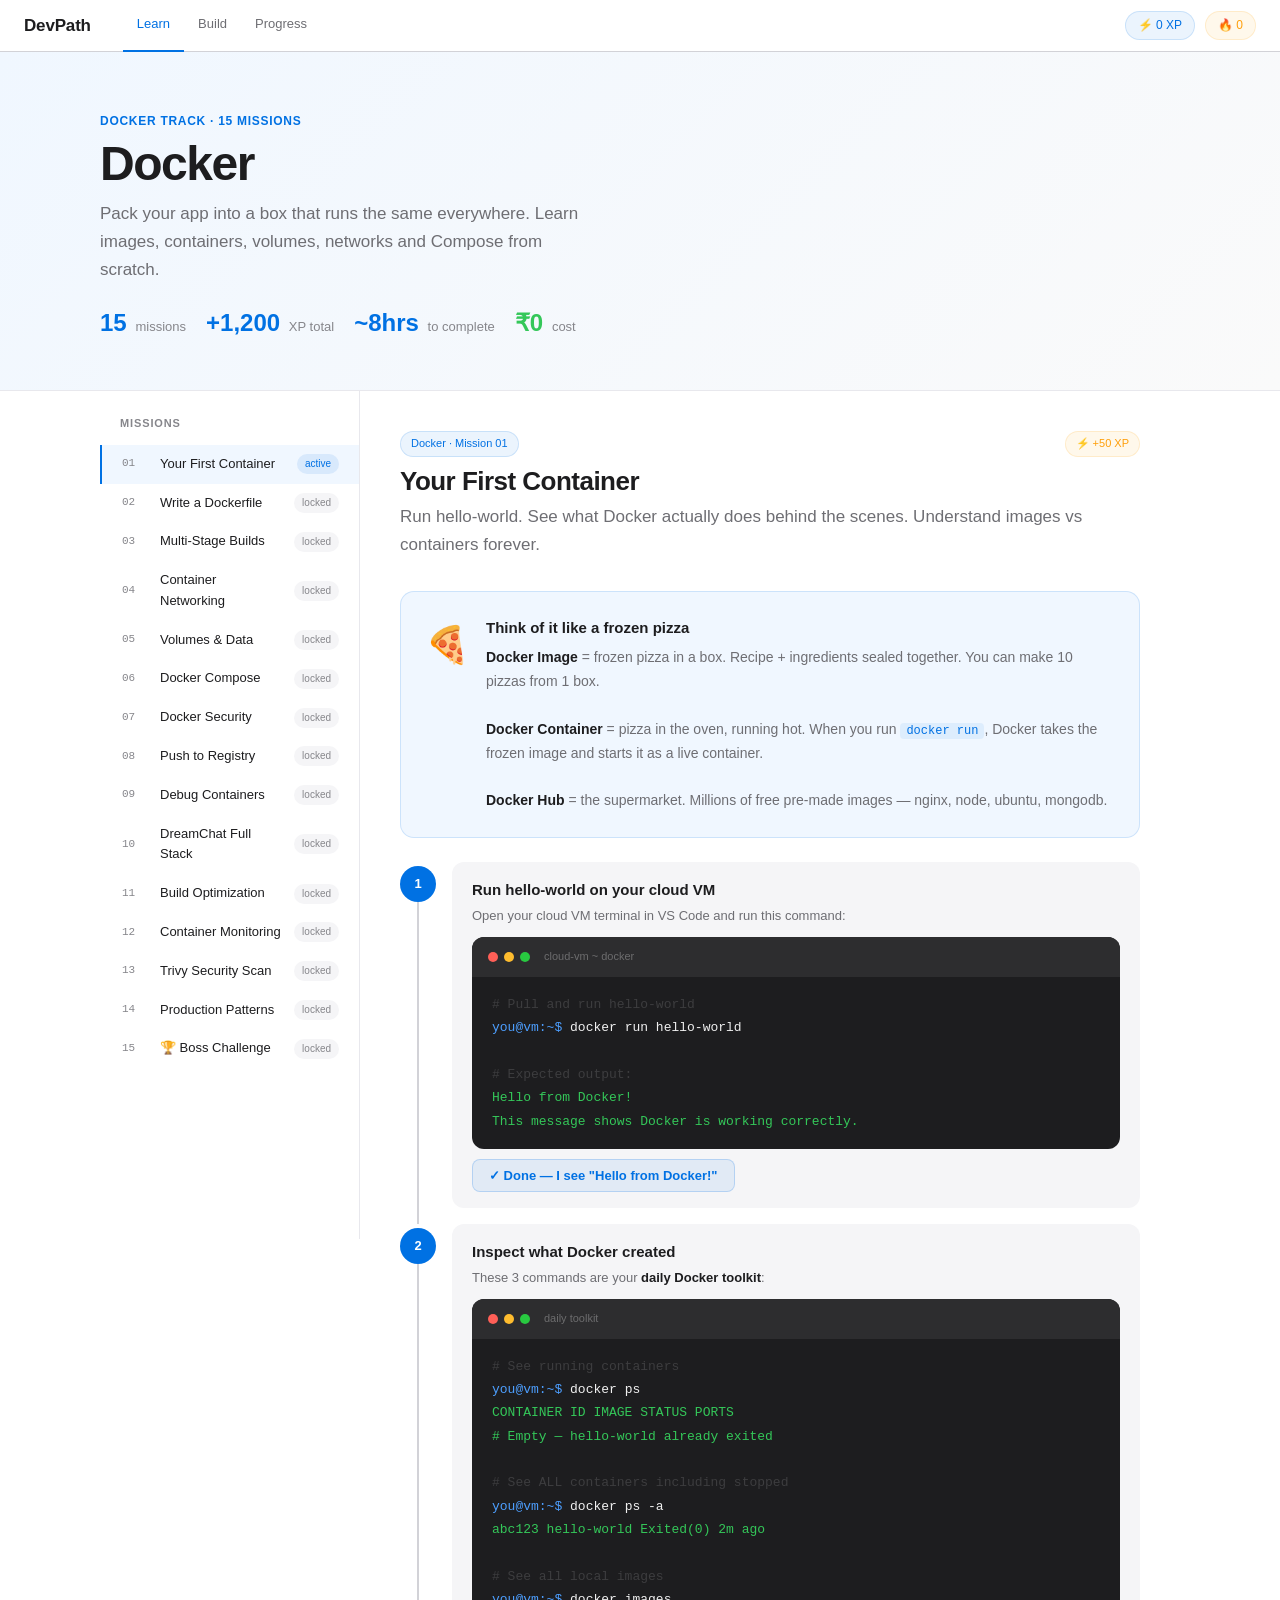
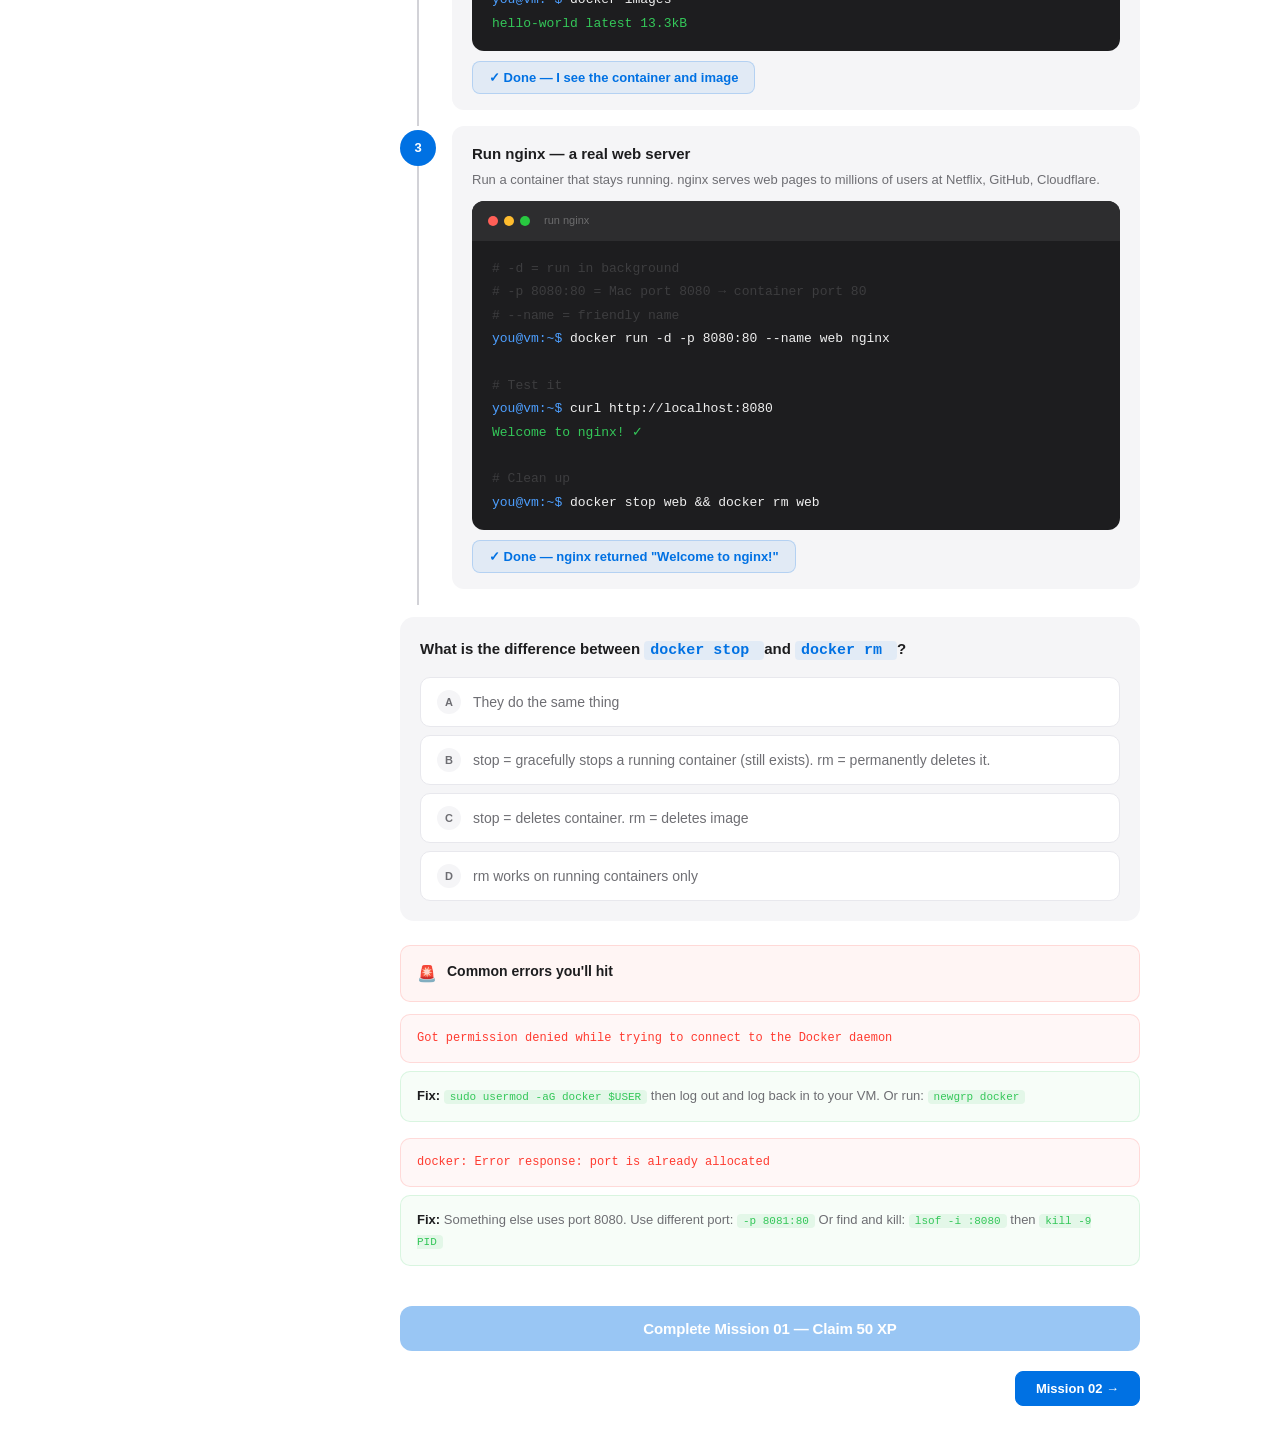
<file: pages/learn/docker.html>
<!DOCTYPE html>
<html lang="en">
<head>
<meta charset="UTF-8">
<meta name="viewport" content="width=device-width, initial-scale=1.0">
<title>Docker — DevPath</title>
<link rel="stylesheet" href="../../css/main.css">
<style>
  .track-hero {
    background: linear-gradient(135deg, #f0f7ff, #fafafa);
    border-bottom: 1px solid #e8e8ed;
    padding: 60px 24px 48px;
  }
  .layout {
    display: grid;
    grid-template-columns: 260px 1fr;
    max-width: 1080px;
    margin: 0 auto;
    min-height: calc(100vh - 52px);
  }
  .sidebar {
    border-right: 1px solid #e8e8ed;
    padding: 24px 0;
    position: sticky;
    top: 52px;
    height: calc(100vh - 52px);
    overflow-y: auto;
    background: white;
  }
  .sidebar-title {
    font-size: 11px;
    font-weight: 600;
    text-transform: uppercase;
    letter-spacing: .08em;
    color: #86868b;
    padding: 0 20px 12px;
  }
  .sm {
    display: flex;
    align-items: center;
    gap: 10px;
    padding: 9px 20px;
    cursor: pointer;
    transition: all .2s;
    border-left: 2px solid transparent;
    text-decoration: none;
  }
  .sm:hover { background: #f5f5f7; }
  .sm.active {
    background: #f0f7ff;
    border-left-color: #0071e3;
  }
  .sm.done { border-left-color: #34c759; }
  .sm-num {
    font-size: 11px;
    color: #86868b;
    font-family: 'SF Mono', monospace;
    min-width: 28px;
  }
  .sm-title {
    font-size: 13px;
    font-weight: 500;
    color: #1d1d1f;
    flex: 1;
  }
  .sm-badge {
    font-size: 10px;
    padding: 2px 8px;
    border-radius: 100px;
    font-weight: 500;
  }
  .sb-done {
    color: #34c759;
    background: rgba(52,199,89,0.1);
  }
  .sb-active {
    color: #0071e3;
    background: rgba(0,113,227,0.1);
  }
  .sb-locked {
    color: #86868b;
    background: #f5f5f7;
  }
  .content { padding: 40px; }
  .mission-card {
    display: none;
    animation: fadeUp .3s both;
  }
  .mission-card.active { display: block; }
  .mission-header {
    margin-bottom: 32px;
  }
  .concept-box {
    background: #f0f7ff;
    border: 1px solid rgba(0,113,227,0.15);
    border-radius: 14px;
    padding: 24px;
    margin-bottom: 24px;
    display: flex;
    gap: 16px;
    align-items: flex-start;
  }
  .concept-emoji { font-size: 36px; flex-shrink: 0; }
  .concept-title {
    font-size: 15px;
    font-weight: 600;
    color: #1d1d1f;
    margin-bottom: 6px;
  }
  .concept-desc {
    font-size: 14px;
    color: #6e6e73;
    line-height: 1.7;
  }
  .concept-desc strong { color: #1d1d1f; }
  .concept-desc code {
    font-family: 'SF Mono', 'Fira Code', monospace;
    font-size: 12px;
    background: rgba(0,113,227,0.08);
    color: #0071e3;
    padding: 1px 6px;
    border-radius: 4px;
  }
  .run-btn {
    display: inline-flex;
    align-items: center;
    gap: 6px;
    font-size: 13px;
    font-weight: 600;
    color: #0071e3;
    background: rgba(0,113,227,0.08);
    border: 1px solid rgba(0,113,227,0.2);
    padding: 8px 16px;
    border-radius: 8px;
    cursor: pointer;
    transition: all .2s;
    margin-top: 10px;
  }
  .run-btn:hover {
    background: rgba(0,113,227,0.14);
    transform: translateY(-1px);
  }
  .verify-box {
    background: rgba(52,199,89,0.05);
    border: 1px solid rgba(52,199,89,0.2);
    border-radius: 10px;
    padding: 14px 16px;
    margin-top: 10px;
    display: none;
  }
  .verify-box.show { display: block; }
  .verify-title {
    font-size: 12px;
    font-weight: 600;
    color: #34c759;
    text-transform: uppercase;
    letter-spacing: .06em;
    margin-bottom: 5px;
  }
  .verify-desc {
    font-size: 13px;
    color: #6e6e73;
    line-height: 1.6;
  }
  .verify-desc strong { color: #1d1d1f; }
  .quiz-box {
    background: #f5f5f7;
    border-radius: 14px;
    padding: 20px;
    margin-top: 20px;
  }
  .quiz-q {
    font-size: 15px;
    font-weight: 600;
    color: #1d1d1f;
    margin-bottom: 14px;
  }
  .quiz-opts {
    display: flex;
    flex-direction: column;
    gap: 8px;
  }
  .quiz-opt {
    display: flex;
    align-items: center;
    gap: 12px;
    background: white;
    border: 1px solid #e8e8ed;
    border-radius: 10px;
    padding: 12px 16px;
    cursor: pointer;
    font-size: 14px;
    color: #6e6e73;
    transition: all .2s;
    text-align: left;
    width: 100%;
  }
  .quiz-opt:hover {
    border-color: rgba(0,113,227,0.3);
    color: #1d1d1f;
  }
  .quiz-opt.correct {
    border-color: rgba(52,199,89,0.4) !important;
    background: rgba(52,199,89,0.05) !important;
    color: #34c759 !important;
  }
  .quiz-opt.wrong {
    border-color: rgba(255,59,48,0.4) !important;
    background: rgba(255,59,48,0.05) !important;
    color: #ff3b30 !important;
  }
  .quiz-letter {
    width: 24px; height: 24px;
    border-radius: 50%;
    background: #f5f5f7;
    display: flex;
    align-items: center;
    justify-content: center;
    font-size: 11px;
    font-weight: 700;
    flex-shrink: 0;
    transition: all .2s;
  }
  .complete-btn {
    width: 100%;
    padding: 14px;
    background: #0071e3;
    color: white;
    font-size: 15px;
    font-weight: 600;
    border: none;
    border-radius: 12px;
    cursor: pointer;
    margin-top: 24px;
    transition: all .25s;
    letter-spacing: -.01em;
  }
  .complete-btn:hover {
    background: #0077ed;
    transform: translateY(-1px);
    box-shadow: 0 8px 20px rgba(0,113,227,0.25);
  }
  .complete-btn:disabled {
    opacity: .4;
    cursor: default;
    transform: none;
    box-shadow: none;
  }
  .mission-nav {
    display: flex;
    justify-content: space-between;
    margin-top: 20px;
    gap: 10px;
  }
  .mnav {
    font-size: 13px;
    font-weight: 600;
    padding: 9px 20px;
    border-radius: 8px;
    cursor: pointer;
    border: 1px solid #e8e8ed;
    background: white;
    color: #6e6e73;
    transition: all .2s;
  }
  .mnav:hover { border-color: #0071e3; color: #0071e3; }
  .mnav-next {
    background: #0071e3;
    border-color: #0071e3;
    color: white;
  }
  .mnav-next:hover {
    background: #0077ed;
    box-shadow: 0 4px 12px rgba(0,113,227,0.25);
  }
  .err-block {
    background: rgba(255,59,48,0.04);
    border: 1px solid rgba(255,59,48,0.15);
    border-radius: 10px;
    padding: 14px 16px;
    margin-bottom: 8px;
    font-family: 'SF Mono','Fira Code',monospace;
    font-size: 12px;
    color: #ff3b30;
  }
  .fix-block {
    background: rgba(52,199,89,0.04);
    border: 1px solid rgba(52,199,89,0.15);
    border-radius: 10px;
    padding: 14px 16px;
    margin-bottom: 16px;
    font-size: 13px;
    color: #6e6e73;
    line-height: 1.6;
  }
  .fix-block strong { color: #1d1d1f; }
  .fix-block code {
    font-family: 'SF Mono','Fira Code',monospace;
    font-size: 11px;
    background: rgba(52,199,89,0.1);
    color: #34c759;
    padding: 1px 6px;
    border-radius: 4px;
  }
  @media(max-width:768px) {
    .layout { grid-template-columns: 1fr; }
    .sidebar {
      position: relative;
      top: 0; height: auto;
      border-right: none;
      border-bottom: 1px solid #e8e8ed;
    }
    .content { padding: 24px; }
  }
</style>
</head>
<body>

<!-- NAV -->
<nav class="nav">
  <a href="../../devpath.html" class="nav-brand">DevPath</a>
  <div class="nav-links">
    <a href="../../devpath.html#learn" class="active">Learn</a>
    <a href="../../devpath.html#build">Build</a>
    <a href="../../devpath.html#progress">Progress</a>
  </div>
  <div class="nav-right">
    <div class="xp-pill">⚡ <span id="nav-xp">0</span> XP</div>
    <div class="streak-pill">🔥 <span id="nav-streak">0</span></div>
  </div>
</nav>

<!-- TRACK HERO -->
<div class="track-hero">
  <div style="max-width:1080px;margin:0 auto;">
    <span class="label">Docker Track · 15 Missions</span>
    <h1 style="font-size:clamp(32px,5vw,48px);margin-bottom:10px;">
      Docker
    </h1>
    <p style="max-width:480px;margin-bottom:20px;">
      Pack your app into a box that runs the same
      everywhere. Learn images, containers, volumes,
      networks and Compose from scratch.
    </p>
    <div style="display:flex;gap:20px;flex-wrap:wrap;">
      <div>
        <span style="font-size:24px;font-weight:700;color:#0071e3;">15</span>
        <span style="font-size:13px;color:#86868b;margin-left:4px;">missions</span>
      </div>
      <div>
        <span style="font-size:24px;font-weight:700;color:#0071e3;">+1,200</span>
        <span style="font-size:13px;color:#86868b;margin-left:4px;">XP total</span>
      </div>
      <div>
        <span style="font-size:24px;font-weight:700;color:#0071e3;">~8hrs</span>
        <span style="font-size:13px;color:#86868b;margin-left:4px;">to complete</span>
      </div>
      <div>
        <span style="font-size:24px;font-weight:700;color:#34c759;">₹0</span>
        <span style="font-size:13px;color:#86868b;margin-left:4px;">cost</span>
      </div>
    </div>
  </div>
</div>

<div class="layout">

  <!-- SIDEBAR -->
  <aside class="sidebar">
    <div class="sidebar-title">Missions</div>
    <div class="sm active" onclick="show(1)" id="sm-1">
      <span class="sm-num">01</span>
      <span class="sm-title">Your First Container</span>
      <span class="sm-badge sb-active">active</span>
    </div>
    <div class="sm" onclick="show(2)" id="sm-2">
      <span class="sm-num">02</span>
      <span class="sm-title">Write a Dockerfile</span>
      <span class="sm-badge sb-locked">locked</span>
    </div>
    <div class="sm" onclick="show(3)" id="sm-3">
      <span class="sm-num">03</span>
      <span class="sm-title">Multi-Stage Builds</span>
      <span class="sm-badge sb-locked">locked</span>
    </div>
    <div class="sm" onclick="show(4)" id="sm-4">
      <span class="sm-num">04</span>
      <span class="sm-title">Container Networking</span>
      <span class="sm-badge sb-locked">locked</span>
    </div>
    <div class="sm" onclick="show(5)" id="sm-5">
      <span class="sm-num">05</span>
      <span class="sm-title">Volumes & Data</span>
      <span class="sm-badge sb-locked">locked</span>
    </div>
    <div class="sm" onclick="show(6)" id="sm-6">
      <span class="sm-num">06</span>
      <span class="sm-title">Docker Compose</span>
      <span class="sm-badge sb-locked">locked</span>
    </div>
    <div class="sm" onclick="show(7)" id="sm-7">
      <span class="sm-num">07</span>
      <span class="sm-title">Docker Security</span>
      <span class="sm-badge sb-locked">locked</span>
    </div>
    <div class="sm" onclick="show(8)" id="sm-8">
      <span class="sm-num">08</span>
      <span class="sm-title">Push to Registry</span>
      <span class="sm-badge sb-locked">locked</span>
    </div>
    <div class="sm" onclick="show(9)" id="sm-9">
      <span class="sm-num">09</span>
      <span class="sm-title">Debug Containers</span>
      <span class="sm-badge sb-locked">locked</span>
    </div>
    <div class="sm" onclick="show(10)" id="sm-10">
      <span class="sm-num">10</span>
      <span class="sm-title">DreamChat Full Stack</span>
      <span class="sm-badge sb-locked">locked</span>
    </div>
    <div class="sm" onclick="show(11)" id="sm-11">
      <span class="sm-num">11</span>
      <span class="sm-title">Build Optimization</span>
      <span class="sm-badge sb-locked">locked</span>
    </div>
    <div class="sm" onclick="show(12)" id="sm-12">
      <span class="sm-num">12</span>
      <span class="sm-title">Container Monitoring</span>
      <span class="sm-badge sb-locked">locked</span>
    </div>
    <div class="sm" onclick="show(13)" id="sm-13">
      <span class="sm-num">13</span>
      <span class="sm-title">Trivy Security Scan</span>
      <span class="sm-badge sb-locked">locked</span>
    </div>
    <div class="sm" onclick="show(14)" id="sm-14">
      <span class="sm-num">14</span>
      <span class="sm-title">Production Patterns</span>
      <span class="sm-badge sb-locked">locked</span>
    </div>
    <div class="sm" onclick="show(15)" id="sm-15">
      <span class="sm-num">15</span>
      <span class="sm-title">🏆 Boss Challenge</span>
      <span class="sm-badge sb-locked">locked</span>
    </div>
  </aside>

  <!-- CONTENT -->
  <main class="content">

    <!-- MISSION 1 -->
    <div class="mission-card active" id="mc-1">
      <div class="mission-header">
        <div style="display:flex;align-items:center;
          justify-content:space-between;gap:12px;margin-bottom:10px;">
          <span class="badge badge-blue">Docker · Mission 01</span>
          <span class="badge badge-amber">⚡ +50 XP</span>
        </div>
        <h2 style="font-size:26px;margin-bottom:8px;">
          Your First Container
        </h2>
        <p>Run hello-world. See what Docker actually
          does behind the scenes. Understand images
          vs containers forever.</p>
      </div>

      <!-- CONCEPT -->
      <div class="concept-box">
        <div class="concept-emoji">🍕</div>
        <div>
          <div class="concept-title">
            Think of it like a frozen pizza
          </div>
          <div class="concept-desc">
            <strong>Docker Image</strong> = frozen pizza in a box.
            Recipe + ingredients sealed together.
            You can make 10 pizzas from 1 box.<br><br>
            <strong>Docker Container</strong> = pizza in the oven,
            running hot. When you run
            <code>docker run</code>, Docker takes the
            frozen image and starts it as a live container.<br><br>
            <strong>Docker Hub</strong> = the supermarket.
            Millions of free pre-made images —
            nginx, node, ubuntu, mongodb.
          </div>
        </div>
      </div>

      <!-- STEP 1 -->
      <div class="step-row" id="sr-1-1">
        <div class="step-num" id="sn-1-1">1</div>
        <div class="step-body">
          <div class="step-title">
            Run hello-world on your cloud VM
          </div>
          <div class="step-desc">
            Open your cloud VM terminal in VS Code
            and run this command:
          </div>
          <div class="terminal" style="margin-top:10px;">
            <div class="terminal-bar">
              <div class="t-dot t-red"></div>
              <div class="t-dot t-yellow"></div>
              <div class="t-dot t-green"></div>
              <span class="t-label">cloud-vm ~ docker</span>
            </div>
            <div class="terminal-body">
<span class="t-comment"># Pull and run hello-world</span><br>
<span class="t-prompt">you@vm:~$</span>
<span class="t-cmd"> docker run hello-world</span><br><br>
<span class="t-comment"># Expected output:</span><br>
<span class="t-out">Hello from Docker!</span><br>
<span class="t-out">This message shows Docker is working correctly.</span>
            </div>
          </div>
          <button class="run-btn"
            onclick="completeStep('1-1',this)">
            ✓ Done — I see "Hello from Docker!"
          </button>
          <div class="verify-box" id="verify-1-1">
            <div class="verify-title">✅ What happened</div>
            <div class="verify-desc">
              Docker checked locally — no hello-world image found.
              Pulled it from Docker Hub automatically.
              Created a container, ran it, it printed the message,
              then <strong>exited</strong>. That's it!
              The image is now saved locally for next time.
            </div>
          </div>
        </div>
      </div>

      <!-- STEP 2 -->
      <div class="step-row" id="sr-1-2">
        <div class="step-num" id="sn-1-2">2</div>
        <div class="step-body">
          <div class="step-title">
            Inspect what Docker created
          </div>
          <div class="step-desc">
            These 3 commands are your
            <strong>daily Docker toolkit</strong>:
          </div>
          <div class="terminal" style="margin-top:10px;">
            <div class="terminal-bar">
              <div class="t-dot t-red"></div>
              <div class="t-dot t-yellow"></div>
              <div class="t-dot t-green"></div>
              <span class="t-label">daily toolkit</span>
            </div>
            <div class="terminal-body">
<span class="t-comment"># See running containers</span><br>
<span class="t-prompt">you@vm:~$</span>
<span class="t-cmd"> docker ps</span><br>
<span class="t-out">CONTAINER ID  IMAGE  STATUS  PORTS</span><br>
<span class="t-out"># Empty — hello-world already exited</span><br><br>
<span class="t-comment"># See ALL containers including stopped</span><br>
<span class="t-prompt">you@vm:~$</span>
<span class="t-cmd"> docker ps -a</span><br>
<span class="t-out">abc123  hello-world  Exited(0)  2m ago</span><br><br>
<span class="t-comment"># See all local images</span><br>
<span class="t-prompt">you@vm:~$</span>
<span class="t-cmd"> docker images</span><br>
<span class="t-out">hello-world  latest  13.3kB</span>
            </div>
          </div>
          <button class="run-btn"
            onclick="completeStep('1-2',this)">
            ✓ Done — I see the container and image
          </button>
          <div class="verify-box" id="verify-1-2">
            <div class="verify-title">✅ What each means</div>
            <div class="verify-desc">
              <strong>Exited (0)</strong> = finished successfully.
              Exit code 0 = success in Linux. Non-zero = error.
              <strong>13.3kB</strong> = tiny image!
              Compare: Ubuntu is 70MB, node is 900MB.
            </div>
          </div>
        </div>
      </div>

      <!-- STEP 3 -->
      <div class="step-row" id="sr-1-3">
        <div class="step-num" id="sn-1-3">3</div>
        <div class="step-body">
          <div class="step-title">
            Run nginx — a real web server
          </div>
          <div class="step-desc">
            Run a container that stays running.
            nginx serves web pages to millions of users
            at Netflix, GitHub, Cloudflare.
          </div>
          <div class="terminal" style="margin-top:10px;">
            <div class="terminal-bar">
              <div class="t-dot t-red"></div>
              <div class="t-dot t-yellow"></div>
              <div class="t-dot t-green"></div>
              <span class="t-label">run nginx</span>
            </div>
            <div class="terminal-body">
<span class="t-comment"># -d = run in background</span><br>
<span class="t-comment"># -p 8080:80 = Mac port 8080 → container port 80</span><br>
<span class="t-comment"># --name = friendly name</span><br>
<span class="t-prompt">you@vm:~$</span>
<span class="t-cmd"> docker run -d -p 8080:80 --name web nginx</span><br><br>
<span class="t-comment"># Test it</span><br>
<span class="t-prompt">you@vm:~$</span>
<span class="t-cmd"> curl http://localhost:8080</span><br>
<span class="t-out">Welcome to nginx! ✓</span><br><br>
<span class="t-comment"># Clean up</span><br>
<span class="t-prompt">you@vm:~$</span>
<span class="t-cmd"> docker stop web && docker rm web</span>
            </div>
          </div>
          <button class="run-btn"
            onclick="completeStep('1-3',this)">
            ✓ Done — nginx returned "Welcome to nginx!"
          </button>
          <div class="verify-box" id="verify-1-3">
            <div class="verify-title">🎉 You ran your first real service!</div>
            <div class="verify-desc">
              nginx is running inside a container on your
              cloud VM. You accessed it with curl.
              <strong>1 command = running web server.</strong>
              No apt-get install. No config files.
              Just docker run.
            </div>
          </div>
        </div>
      </div>

      <!-- QUIZ -->
      <div class="quiz-box">
        <div class="quiz-q">
          What is the difference between
          <code style="font-family:monospace;background:rgba(0,113,227,.08);
          color:#0071e3;padding:1px 6px;border-radius:4px;">
            docker stop
          </code>
          and
          <code style="font-family:monospace;background:rgba(0,113,227,.08);
          color:#0071e3;padding:1px 6px;border-radius:4px;">
            docker rm
          </code>?
        </div>
        <div class="quiz-opts" id="q-m1">
          <button class="quiz-opt"
            onclick="answerQuiz(this,'A','B','q-m1')">
            <div class="quiz-letter">A</div>
            They do the same thing
          </button>
          <button class="quiz-opt"
            onclick="answerQuiz(this,'B','B','q-m1')">
            <div class="quiz-letter">B</div>
            stop = gracefully stops a running container
            (still exists). rm = permanently deletes it.
          </button>
          <button class="quiz-opt"
            onclick="answerQuiz(this,'C','B','q-m1')">
            <div class="quiz-letter">C</div>
            stop = deletes container. rm = deletes image
          </button>
          <button class="quiz-opt"
            onclick="answerQuiz(this,'D','B','q-m1')">
            <div class="quiz-letter">D</div>
            rm works on running containers only
          </button>
        </div>
      </div>

      <!-- ERRORS -->
      <div class="info info-red" style="margin-top:24px;">
        <span class="info-icon">🚨</span>
        <div class="info-text">
          <strong>Common errors you'll hit</strong>
        </div>
      </div>

      <div class="err-block">
        Got permission denied while trying to connect
        to the Docker daemon
      </div>
      <div class="fix-block">
        <strong>Fix:</strong>
        <code>sudo usermod -aG docker $USER</code>
        then log out and log back in to your VM.
        Or run: <code>newgrp docker</code>
      </div>

      <div class="err-block">
        docker: Error response: port is already allocated
      </div>
      <div class="fix-block">
        <strong>Fix:</strong> Something else uses port 8080.
        Use different port: <code>-p 8081:80</code>
        Or find and kill: <code>lsof -i :8080</code>
        then <code>kill -9 PID</code>
      </div>

      <!-- COMPLETE -->
      <button class="complete-btn" id="cb-1"
        onclick="completeMission(1, 50)"
        data-mission="m1" data-steps="3"
        id="mission-complete-btn"
        disabled>
        Complete Mission 01 — Claim 50 XP
      </button>

      <div class="mission-nav">
        <span></span>
        <button class="mnav mnav-next"
          onclick="show(2)">
          Mission 02 →
        </button>
      </div>
    </div>

    <!-- MISSION 2 -->
    <div class="mission-card" id="mc-2">
      <div class="mission-header">
        <div style="display:flex;align-items:center;
          justify-content:space-between;gap:12px;
          margin-bottom:10px;">
          <span class="badge badge-blue">
            Docker · Mission 02
          </span>
          <span class="badge badge-amber">⚡ +80 XP</span>
        </div>
        <h2 style="font-size:26px;margin-bottom:8px;">
          Write Your First Dockerfile
        </h2>
        <p>Package DreamChat backend into a Docker image.
          Multi-stage build. Security best practices
          from day one.</p>
      </div>

      <div class="concept-box">
        <div class="concept-emoji">📋</div>
        <div>
          <div class="concept-title">
            Dockerfile = Recipe for your image
          </div>
          <div class="concept-desc">
            Each line creates a <strong>layer</strong>.
            Layers are <strong>cached</strong> —
            if you only change your code (not package.json),
            Docker reuses the npm install layer.
            Builds go from 45 seconds to 8 seconds.<br><br>
            <strong>Order matters!</strong>
            Put things that change least at top.
            Things that change most at bottom.
            This maximises cache hits every time.
          </div>
        </div>
      </div>

      <div class="step-row" id="sr-2-1">
        <div class="step-num" id="sn-2-1">1</div>
        <div class="step-body">
          <div class="step-title">
            Create the DreamChat backend
          </div>
          <div class="terminal" style="margin-top:10px;">
            <div class="terminal-bar">
              <div class="t-dot t-red"></div>
              <div class="t-dot t-yellow"></div>
              <div class="t-dot t-green"></div>
              <span class="t-label">create project</span>
            </div>
            <div class="terminal-body">
<span class="t-prompt">you@vm:~$</span>
<span class="t-cmd"> mkdir -p ~/dream-chat/backend</span><br>
<span class="t-prompt">you@vm:~$</span>
<span class="t-cmd"> cd ~/dream-chat/backend</span><br><br>
<span class="t-comment"># Create simple server</span><br>
<span class="t-prompt">you@vm:~$</span>
<span class="t-cmd"> cat > server.js << 'EOF'</span><br>
<span class="t-out">const http = require('http');</span><br>
<span class="t-out">const server = http.createServer((req, res) => {</span><br>
<span class="t-out">  if (req.url === '/health') {</span><br>
<span class="t-out">    res.end(JSON.stringify({status:'ok'}));</span><br>
<span class="t-out">  } else { res.end('DreamChat 🚀'); }</span><br>
<span class="t-out">});</span><br>
<span class="t-out">server.listen(3001,()=>console.log('Running!'));</span><br>
<span class="t-out">EOF</span><br><br>
<span class="t-prompt">you@vm:~$</span>
<span class="t-cmd"> npm init -y</span>
            </div>
          </div>
          <button class="run-btn"
            onclick="completeStep('2-1',this)">
            ✓ Created server.js and package.json
          </button>
          <div class="verify-box" id="verify-2-1">
            <div class="verify-title">✅ Good</div>
            <div class="verify-desc">
              You have server.js and package.json.
              Notice the <strong>/health endpoint</strong> —
              Kubernetes will use this to check if your
              app is alive. Add it to every app you build.
            </div>
          </div>
        </div>
      </div>

      <div class="step-row" id="sr-2-2">
        <div class="step-num" id="sn-2-2">2</div>
        <div class="step-body">
          <div class="step-title">
            Write the production Dockerfile
          </div>
          <div class="terminal" style="margin-top:10px;">
            <div class="terminal-bar">
              <div class="t-dot t-red"></div>
              <div class="t-dot t-yellow"></div>
              <div class="t-dot t-green"></div>
              <span class="t-label">backend/Dockerfile</span>
            </div>
            <div class="terminal-body">
<span class="t-prompt">you@vm:~$</span>
<span class="t-cmd"> nano Dockerfile</span><br><br>
<span class="t-comment"># Paste this:</span><br><br>
<span class="t-out"># Stage 1: Install dependencies</span><br>
<span class="t-out">FROM node:20-alpine AS builder</span><br>
<span class="t-out">WORKDIR /app</span><br>
<span class="t-out">COPY package*.json ./</span><br>
<span class="t-out">RUN npm ci --only=production</span><br><br>
<span class="t-out"># Stage 2: Runtime (tiny final image)</span><br>
<span class="t-out">FROM node:20-alpine</span><br>
<span class="t-out">RUN addgroup -S app && adduser -S app -G app</span><br>
<span class="t-out">WORKDIR /app</span><br>
<span class="t-out">COPY --from=builder /app/node_modules ./node_modules</span><br>
<span class="t-out">COPY . .</span><br>
<span class="t-out">USER app</span><br>
<span class="t-out">EXPOSE 3001</span><br>
<span class="t-out">CMD ["node", "server.js"]</span><br><br>
<span class="t-comment"># Ctrl+X → Y → Enter to save</span>
            </div>
          </div>
          <button class="run-btn"
            onclick="completeStep('2-2',this)">
            ✓ Dockerfile created and saved
          </button>
          <div class="verify-box" id="verify-2-2">
            <div class="verify-title">✅ Why each line matters</div>
            <div class="verify-desc">
              <strong>node:20-alpine</strong> = 5MB base
              (not 900MB ubuntu!).
              <strong>npm ci</strong> = reproducible installs.
              <strong>Multi-stage</strong> = build tools
              NOT in final image.
              <strong>USER app</strong> = never run as root.
            </div>
          </div>
        </div>
      </div>

      <div class="step-row" id="sr-2-3">
        <div class="step-num" id="sn-2-3">3</div>
        <div class="step-body">
          <div class="step-title">Build and run it</div>
          <div class="terminal" style="margin-top:10px;">
            <div class="terminal-bar">
              <div class="t-dot t-red"></div>
              <div class="t-dot t-yellow"></div>
              <div class="t-dot t-green"></div>
              <span class="t-label">build + run</span>
            </div>
            <div class="terminal-body">
<span class="t-comment"># Build (. = current folder)</span><br>
<span class="t-prompt">you@vm:~$</span>
<span class="t-cmd"> docker build -t dream-backend:v1 .</span><br>
<span class="t-out">Successfully built abc123</span><br>
<span class="t-out">Successfully tagged dream-backend:v1</span><br><br>
<span class="t-comment"># Check image size</span><br>
<span class="t-prompt">you@vm:~$</span>
<span class="t-cmd"> docker images dream-backend</span><br>
<span class="t-out">dream-backend  v1  ~85MB ← tiny!</span><br><br>
<span class="t-comment"># Run and test</span><br>
<span class="t-prompt">you@vm:~$</span>
<span class="t-cmd"> docker run -d -p 3001:3001 --name backend dream-backend:v1</span><br>
<span class="t-prompt">you@vm:~$</span>
<span class="t-cmd"> curl http://localhost:3001/health</span><br>
<span class="t-out">{"status":"ok"} ✓</span>
            </div>
          </div>
          <button class="run-btn"
            onclick="completeStep('2-3',this)">
            ✓ Health check returns JSON!
          </button>
          <div class="verify-box" id="verify-2-3">
            <div class="verify-title">
              🎉 You built a production Docker image!
            </div>
            <div class="verify-desc">
              85MB image. Non-root user. Multi-stage build.
              Health check endpoint.
              This is better than 80% of Dockerfiles
              in the wild. You just containerized an app
              the professional way.
            </div>
          </div>
        </div>
      </div>

      <button class="complete-btn"
        onclick="completeMission(2, 80)"
        data-mission="m2" data-steps="3"
        id="mission-complete-btn"
        disabled>
        Complete Mission 02 — Claim 80 XP
      </button>

      <div class="mission-nav">
        <button class="mnav" onclick="show(1)">
          ← Mission 01
        </button>
        <button class="mnav mnav-next" onclick="show(3)">
          Mission 03 →
        </button>
      </div>
    </div>

    <!-- MISSIONS 3-15 -->
    <div class="mission-card" id="mc-3">
      <div class="mission-header">
        <span class="badge badge-blue">Docker · Mission 03</span>
        <h2 style="font-size:26px;margin:10px 0 8px;">
          Multi-Stage Builds
        </h2>
        <p>Reduce image from 900MB to 85MB.
          Build tools stay out of production image.</p>
      </div>
      <div class="info info-blue">
        <span class="info-icon">🔒</span>
        <div class="info-text">
          <strong>Complete Mission 02 to unlock.</strong>
          Progress saves automatically.
        </div>
      </div>
      <div class="mission-nav">
        <button class="mnav" onclick="show(2)">← M02</button>
        <button class="mnav mnav-next" onclick="show(4)">M04 →</button>
      </div>
    </div>

    <div class="mission-card" id="mc-4">
      <div class="mission-header">
        <span class="badge badge-blue">Docker · Mission 04</span>
        <h2 style="font-size:26px;margin:10px 0 8px;">Container Networking</h2>
        <p>Why localhost doesn't work between containers. Bridge, host, custom networks.</p>
      </div>
      <div class="info info-blue">
        <span class="info-icon">🔒</span>
        <div class="info-text"><strong>Complete Mission 03 to unlock.</strong></div>
      </div>
      <div class="mission-nav">
        <button class="mnav" onclick="show(3)">← M03</button>
        <button class="mnav mnav-next" onclick="show(5)">M05 →</button>
      </div>
    </div>

    <div class="mission-card" id="mc-5">
      <div class="mission-header">
        <span class="badge badge-blue">Docker · Mission 05</span>
        <h2 style="font-size:26px;margin:10px 0 8px;">Volumes & Data</h2>
        <p>Kill MongoDB — all data gone. Fix with volumes. Never lose data again.</p>
      </div>
      <div class="info info-blue">
        <span class="info-icon">🔒</span>
        <div class="info-text"><strong>Complete Mission 04 to unlock.</strong></div>
      </div>
      <div class="mission-nav">
        <button class="mnav" onclick="show(4)">← M04</button>
        <button class="mnav mnav-next" onclick="show(6)">M06 →</button>
      </div>
    </div>

    <div class="mission-card" id="mc-6">
      <div class="mission-header">
        <span class="badge badge-blue">Docker · Mission 06</span>
        <h2 style="font-size:26px;margin:10px 0 8px;">Docker Compose</h2>
        <p>Deploy frontend + backend + MongoDB with one command.</p>
      </div>
      <div class="info info-blue">
        <span class="info-icon">🔒</span>
        <div class="info-text"><strong>Complete Mission 05 to unlock.</strong></div>
      </div>
      <div class="mission-nav">
        <button class="mnav" onclick="show(5)">← M05</button>
        <button class="mnav mnav-next" onclick="show(7)">M07 →</button>
      </div>
    </div>

    <div class="mission-card" id="mc-7">
      <div class="mission-header">
        <span class="badge badge-blue">Docker · Mission 07</span>
        <h2 style="font-size:26px;margin:10px 0 8px;">Docker Security</h2>
        <p>Non-root users, read-only filesystem, secret management, .dockerignore.</p>
      </div>
      <div class="info info-blue">
        <span class="info-icon">🔒</span>
        <div class="info-text"><strong>Complete Mission 06 to unlock.</strong></div>
      </div>
      <div class="mission-nav">
        <button class="mnav" onclick="show(6)">← M06</button>
        <button class="mnav mnav-next" onclick="show(8)">M08 →</button>
      </div>
    </div>

    <div class="mission-card" id="mc-8">
      <div class="mission-header">
        <span class="badge badge-blue">Docker · Mission 08</span>
        <h2 style="font-size:26px;margin:10px 0 8px;">Push to Registry</h2>
        <p>Tag your image. Push to GCR. Pull from Kubernetes.</p>
      </div>
      <div class="info info-blue">
        <span class="info-icon">🔒</span>
        <div class="info-text"><strong>Complete Mission 07 to unlock.</strong></div>
      </div>
      <div class="mission-nav">
        <button class="mnav" onclick="show(7)">← M07</button>
        <button class="mnav mnav-next" onclick="show(9)">M09 →</button>
      </div>
    </div>

    <div class="mission-card" id="mc-9">
      <div class="mission-header">
        <span class="badge badge-blue">Docker · Mission 09</span>
        <h2 style="font-size:26px;margin:10px 0 8px;">Debug Containers</h2>
        <p>exec into containers, inspect, stats. Find and fix 5 common problems.</p>
      </div>
      <div class="info info-blue">
        <span class="info-icon">🔒</span>
        <div class="info-text"><strong>Complete Mission 08 to unlock.</strong></div>
      </div>
      <div class="mission-nav">
        <button class="mnav" onclick="show(8)">← M08</button>
        <button class="mnav mnav-next" onclick="show(10)">M10 →</button>
      </div>
    </div>

    <div class="mission-card" id="mc-10">
      <div class="mission-header">
        <span class="badge badge-blue">Docker · Mission 10</span>
        <h2 style="font-size:26px;margin:10px 0 8px;">DreamChat Full Stack</h2>
        <p>Containerize ALL DreamChat services. Frontend + Backend + MongoDB together.</p>
      </div>
      <div class="info info-blue">
        <span class="info-icon">🔒</span>
        <div class="info-text"><strong>Complete Mission 09 to unlock.</strong></div>
      </div>
      <div class="mission-nav">
        <button class="mnav" onclick="show(9)">← M09</button>
        <button class="mnav mnav-next" onclick="show(11)">M11 →</button>
      </div>
    </div>

    <div class="mission-card" id="mc-11">
      <div class="mission-header">
        <span class="badge badge-blue">Docker · Mission 11</span>
        <h2 style="font-size:26px;margin:10px 0 8px;">Build Optimization</h2>
        <p>.dockerignore, BuildKit, layer caching. Go from 45s builds to 8s builds.</p>
      </div>
      <div class="info info-blue">
        <span class="info-icon">🔒</span>
        <div class="info-text"><strong>Complete Mission 10 to unlock.</strong></div>
      </div>
      <div class="mission-nav">
        <button class="mnav" onclick="show(10)">← M10</button>
        <button class="mnav mnav-next" onclick="show(12)">M12 →</button>
      </div>
    </div>

    <div class="mission-card" id="mc-12">
      <div class="mission-header">
        <span class="badge badge-blue">Docker · Mission 12</span>
        <h2 style="font-size:26px;margin:10px 0 8px;">Container Monitoring</h2>
        <p>docker stats, cAdvisor, resource limits. Know what your containers use.</p>
      </div>
      <div class="info info-blue">
        <span class="info-icon">🔒</span>
        <div class="info-text"><strong>Complete Mission 11 to unlock.</strong></div>
      </div>
      <div class="mission-nav">
        <button class="mnav" onclick="show(11)">← M11</button>
        <button class="mnav mnav-next" onclick="show(13)">M13 →</button>
      </div>
    </div>

    <div class="mission-card" id="mc-13">
      <div class="mission-header">
        <span class="badge badge-blue">Docker · Mission 13</span>
        <h2 style="font-size:26px;margin:10px 0 8px;">Trivy Security Scan</h2>
        <p>Scan images for CVEs. Fix HIGH and CRITICAL vulnerabilities.</p>
      </div>
      <div class="info info-blue">
        <span class="info-icon">🔒</span>
        <div class="info-text"><strong>Complete Mission 12 to unlock.</strong></div>
      </div>
      <div class="mission-nav">
        <button class="mnav" onclick="show(12)">← M12</button>
        <button class="mnav mnav-next" onclick="show(14)">M14 →</button>
      </div>
    </div>

    <div class="mission-card" id="mc-14">
      <div class="mission-header">
        <span class="badge badge-blue">Docker · Mission 14</span>
        <h2 style="font-size:26px;margin:10px 0 8px;">Production Patterns</h2>
        <p>Distroless images, OCI labels, SBOM. Enterprise-grade containerization.</p>
      </div>
      <div class="info info-blue">
        <span class="info-icon">🔒</span>
        <div class="info-text"><strong>Complete Mission 13 to unlock.</strong></div>
      </div>
      <div class="mission-nav">
        <button class="mnav" onclick="show(13)">← M13</button>
        <button class="mnav mnav-next" onclick="show(15)">M15 →</button>
      </div>
    </div>

    <div class="mission-card" id="mc-15">
      <div class="mission-header">
        <span class="badge badge-amber">Docker · Mission 15</span>
        <h2 style="font-size:26px;margin:10px 0 8px;">
          🏆 Boss Challenge
        </h2>
        <p>Build and deploy a complete secure Docker setup
          from memory. 45 minutes. No hints.</p>
      </div>
      <div class="info info-blue">
        <span class="info-icon">🔒</span>
        <div class="info-text">
          <strong>Complete all 14 missions to unlock.</strong>
        </div>
      </div>
      <div class="mission-nav">
        <button class="mnav" onclick="show(14)">← M14</button>
        <a href="../learn/kubernetes.html"
          class="mnav mnav-next"
          style="text-decoration:none;">
          Start K8s Track →
        </a>
      </div>
    </div>

  </main>
</div>

<script src="../../js/app.js"></script>
<script>
function show(n) {
  document.querySelectorAll('.mission-card')
    .forEach(c => c.classList.remove('active'));
  document.querySelectorAll('.sm')
    .forEach(s => s.classList.remove('active'));
  const mc = document.getElementById('mc-' + n);
  const sm = document.getElementById('sm-' + n);
  if (mc) mc.classList.add('active');
  if (sm) sm.classList.add('active');
  window.scrollTo({ top: 0, behavior: 'smooth' });
}

function completeMission(n, xp) {
  Progress.complete('docker', 'm' + n, xp);
  const cb = document.getElementById('cb-' + n)
    || document.querySelector(
      '#mc-' + n + ' .complete-btn'
    );
  if (cb) {
    cb.textContent = '✅ Mission ' +
      String(n).padStart(2,'0') +
      ' Complete! +' + xp + ' XP';
    cb.style.background = '#34c759';
  }
  // Update sidebar
  const sm = document.getElementById('sm-' + n);
  if (sm) {
    sm.querySelector('.sm-badge').textContent = 'done';
    sm.querySelector('.sm-badge').className =
      'sm-badge sb-done';
    sm.classList.add('done');
  }
  setTimeout(() => show(n + 1), 1200);
}

// Restore done missions on load
document.addEventListener('DOMContentLoaded', () => {
  const data = Progress.get();
  if (data.done?.docker) {
    data.done.docker.forEach(id => {
      const n = parseInt(id.replace('m', ''));
      const sm = document.getElementById('sm-' + n);
      if (sm) {
        sm.querySelector('.sm-badge').textContent = 'done';
        sm.querySelector('.sm-badge').className =
          'sm-badge sb-done';
        sm.classList.add('done');
      }
    });
  }
});
</script>
</body>
</html>
</file>
<file: css/main.css>
/* DevPath — Main Styles */
:root {
  --white: #ffffff;
  --bg: #f5f5f7;
  --border: #d2d2d7;
  --blue: #0071e3;
  --green: #34c759;
  --amber: #ff9f0a;
  --red: #ff3b30;
  --text: #1d1d1f;
  --muted: #6e6e73;
  --muted2: #86868b;
  --font: -apple-system, BlinkMacSystemFont,
          'SF Pro Display', 'Helvetica Neue',
          Arial, sans-serif;
  --mono: 'SF Mono', 'Fira Code', monospace;
}

* { margin: 0; padding: 0; box-sizing: border-box; }
html { scroll-behavior: smooth; }

body {
  background: var(--white);
  color: var(--text);
  font-family: var(--font);
  font-size: 17px;
  line-height: 1.6;
  -webkit-font-smoothing: antialiased;
}

/* NAV */
.nav {
  position: sticky; top: 0; z-index: 100;
  background: rgba(255,255,255,0.85);
  backdrop-filter: blur(20px);
  -webkit-backdrop-filter: blur(20px);
  border-bottom: 1px solid var(--border);
  padding: 0 24px;
  display: flex;
  align-items: center;
  height: 52px;
}
.nav-brand {
  font-size: 17px;
  font-weight: 600;
  color: var(--text);
  letter-spacing: -0.01em;
  margin-right: 32px;
  text-decoration: none;
}
.nav-links {
  display: flex;
  flex: 1;
  gap: 0;
  overflow-x: auto;
}
.nav-links a {
  font-size: 13px;
  color: var(--muted);
  text-decoration: none;
  padding: 0 14px;
  height: 52px;
  display: flex;
  align-items: center;
  border-bottom: 2px solid transparent;
  transition: all 0.2s;
  white-space: nowrap;
}
.nav-links a:hover { color: var(--text); }
.nav-links a.active {
  color: var(--blue);
  border-bottom-color: var(--blue);
}
.nav-right {
  display: flex;
  align-items: center;
  gap: 10px;
}
.xp-pill {
  font-size: 12px;
  font-weight: 500;
  color: var(--blue);
  background: rgba(0,113,227,0.08);
  border: 1px solid rgba(0,113,227,0.15);
  padding: 4px 12px;
  border-radius: 100px;
}
.streak-pill {
  font-size: 12px;
  font-weight: 500;
  color: var(--amber);
  background: rgba(255,159,10,0.08);
  border: 1px solid rgba(255,159,10,0.15);
  padding: 4px 12px;
  border-radius: 100px;
}

/* SECTIONS */
.section {
  padding: 80px 24px;
  max-width: 1080px;
  margin: 0 auto;
}
.section-sm {
  padding: 48px 24px;
  max-width: 1080px;
  margin: 0 auto;
}
.divider {
  height: 1px;
  background: var(--border);
  margin: 0 24px;
}

/* TYPOGRAPHY */
.label {
  font-size: 12px;
  font-weight: 600;
  letter-spacing: 0.06em;
  text-transform: uppercase;
  color: var(--blue);
  margin-bottom: 8px;
  display: block;
}
h1 {
  font-size: clamp(40px, 6vw, 64px);
  font-weight: 700;
  letter-spacing: -0.03em;
  line-height: 1.05;
  color: var(--text);
}
h2 {
  font-size: clamp(28px, 4vw, 44px);
  font-weight: 700;
  letter-spacing: -0.02em;
  line-height: 1.1;
  color: var(--text);
}
h3 {
  font-size: 21px;
  font-weight: 600;
  letter-spacing: -0.01em;
  color: var(--text);
}
p {
  font-size: 17px;
  color: var(--muted);
  line-height: 1.65;
}
p.large {
  font-size: 21px;
  line-height: 1.5;
}

/* BUTTONS */
.btn {
  display: inline-flex;
  align-items: center;
  gap: 6px;
  font-size: 15px;
  font-weight: 500;
  padding: 10px 22px;
  border-radius: 980px;
  border: none;
  cursor: pointer;
  transition: all 0.2s;
  text-decoration: none;
  letter-spacing: -0.01em;
}
.btn-blue {
  background: var(--blue);
  color: white;
}
.btn-blue:hover {
  background: var(--blue2);
  transform: scale(1.02);
}
.btn-outline {
  background: transparent;
  color: var(--blue);
  border: 1px solid rgba(0,113,227,0.3);
}
.btn-outline:hover {
  background: rgba(0,113,227,0.06);
}

/* CARDS */
.card {
  background: var(--white);
  border: 1px solid var(--border);
  border-radius: 18px;
  padding: 28px;
  transition: all 0.25s;
}
.card:hover {
  border-color: rgba(0,113,227,0.3);
  box-shadow: 0 8px 30px rgba(0,0,0,0.06);
  transform: translateY(-2px);
}
.card-bg {
  background: var(--bg);
  border: 1px solid var(--border2);
  border-radius: 18px;
  padding: 28px;
}

/* PROGRESS BAR */
.progress-bar {
  height: 4px;
  background: var(--border);
  border-radius: 4px;
  overflow: hidden;
  margin-top: 12px;
}
.progress-fill {
  height: 100%;
  border-radius: 4px;
  background: var(--blue);
  transition: width 0.6s ease;
}

/* TERMINAL */
.terminal {
  background: #1d1d1f;
  border-radius: 12px;
  overflow: hidden;
  font-family: var(--mono);
  font-size: 13px;
  line-height: 1.8;
}
.terminal-bar {
  background: #2d2d2f;
  padding: 10px 16px;
  display: flex;
  align-items: center;
  gap: 6px;
}
.t-dot {
  width: 10px; height: 10px;
  border-radius: 50%;
}
.t-red { background: #ff5f57; }
.t-yellow { background: #febc2e; }
.t-green { background: #28c840; }
.t-label {
  font-size: 11px;
  color: rgba(255,255,255,0.3);
  margin-left: 8px;
  font-family: var(--font);
}
.terminal-body {
  padding: 16px 20px;
  overflow-x: auto;
}
.t-prompt { color: #4d9fff; }
.t-cmd { color: #f0f0f0; }
.t-out { color: #34c759; }
.t-comment { color: #3d3d3f; }
.t-path { color: #bf5af2; }
.t-error { color: #ff3b30; }

/* STEP */
.step-row {
  display: grid;
  grid-template-columns: 36px 1fr;
  gap: 0 16px;
  margin-bottom: 8px;
  position: relative;
}
.step-row:not(:last-child)::before {
  content: '';
  position: absolute;
  left: 17px; top: 38px; bottom: -8px;
  width: 2px;
  background: var(--border);
}
.step-num {
  width: 36px; height: 36px;
  border-radius: 50%;
  background: var(--blue);
  color: white;
  font-size: 13px;
  font-weight: 600;
  display: flex;
  align-items: center;
  justify-content: center;
  flex-shrink: 0;
  margin-top: 4px;
  position: relative;
  z-index: 1;
}
.step-num.done { background: var(--green); }
.step-body {
  background: var(--bg);
  border: 1px solid var(--border2);
  border-radius: 12px;
  padding: 16px 20px;
  margin-bottom: 8px;
}
.step-title {
  font-size: 15px;
  font-weight: 600;
  color: var(--text);
  margin-bottom: 4px;
}
.step-desc {
  font-size: 13px;
  color: var(--muted);
  line-height: 1.6;
}
.step-desc strong { color: var(--text); }
.step-desc code {
  font-family: var(--mono);
  font-size: 12px;
  background: rgba(0,113,227,0.08);
  color: var(--blue);
  padding: 1px 6px;
  border-radius: 4px;
}

/* INFO BOXES */
.info {
  display: flex;
  gap: 10px;
  border-radius: 10px;
  padding: 14px 16px;
  margin: 12px 0;
  font-size: 14px;
  line-height: 1.6;
}
.info-blue {
  background: rgba(0,113,227,0.05);
  border: 1px solid rgba(0,113,227,0.15);
}
.info-green {
  background: rgba(52,199,89,0.05);
  border: 1px solid rgba(52,199,89,0.15);
}
.info-amber {
  background: rgba(255,159,10,0.05);
  border: 1px solid rgba(255,159,10,0.15);
}
.info-red {
  background: rgba(255,59,48,0.05);
  border: 1px solid rgba(255,59,48,0.15);
}
.info-icon { font-size: 16px; flex-shrink: 0; margin-top: 1px; }
.info-text { color: var(--muted); }
.info-text strong { color: var(--text); }

/* BADGE */
.badge {
  display: inline-flex;
  align-items: center;
  gap: 5px;
  font-size: 11px;
  font-weight: 500;
  padding: 3px 10px;
  border-radius: 100px;
}
.badge-blue {
  color: var(--blue);
  background: rgba(0,113,227,0.08);
  border: 1px solid rgba(0,113,227,0.15);
}
.badge-green {
  color: var(--green);
  background: rgba(52,199,89,0.08);
  border: 1px solid rgba(52,199,89,0.15);
}
.badge-amber {
  color: var(--amber);
  background: rgba(255,159,10,0.08);
  border: 1px solid rgba(255,159,10,0.15);
}
.badge-red {
  color: var(--red);
  background: rgba(255,59,48,0.08);
  border: 1px solid rgba(255,59,48,0.15);
}

/* GRID HELPERS */
.grid-2 {
  display: grid;
  grid-template-columns: 1fr 1fr;
  gap: 16px;
}
.grid-3 {
  display: grid;
  grid-template-columns: repeat(3,1fr);
  gap: 16px;
}
.grid-4 {
  display: grid;
  grid-template-columns: repeat(4,1fr);
  gap: 12px;
}
@media(max-width:768px) {
  .grid-2,.grid-3,.grid-4 { grid-template-columns: 1fr; }
}

/* ANIMATIONS */
@keyframes fadeUp {
  from { opacity: 0; transform: translateY(20px); }
  to   { opacity: 1; transform: translateY(0); }
}
@keyframes fadeIn {
  from { opacity: 0; }
  to   { opacity: 1; }
}
.anim-1 { animation: fadeUp 0.5s 0.1s both; }
.anim-2 { animation: fadeUp 0.5s 0.2s both; }
.anim-3 { animation: fadeUp 0.5s 0.3s both; }
.anim-4 { animation: fadeUp 0.5s 0.4s both; }
.anim-5 { animation: fadeUp 0.5s 0.5s both; }

/* SCROLLBAR */
::-webkit-scrollbar { width: 5px; height: 5px; }
::-webkit-scrollbar-track { background: var(--bg); }
::-webkit-scrollbar-thumb {
  background: var(--border);
  border-radius: 3px;
}

/* FOOTER */
footer {
  background: var(--bg);
  border-top: 1px solid var(--border);
  padding: 40px 24px;
  text-align: center;
}
footer .f-brand {
  font-size: 17px;
  font-weight: 600;
  color: var(--text);
  margin-bottom: 8px;
}
footer p {
  font-size: 13px;
  color: var(--muted2);
  margin-bottom: 16px;
}
footer a {
  font-size: 13px;
  color: var(--muted);
  text-decoration: none;
  margin: 0 12px;
}
footer a:hover { color: var(--blue); }
</file>
